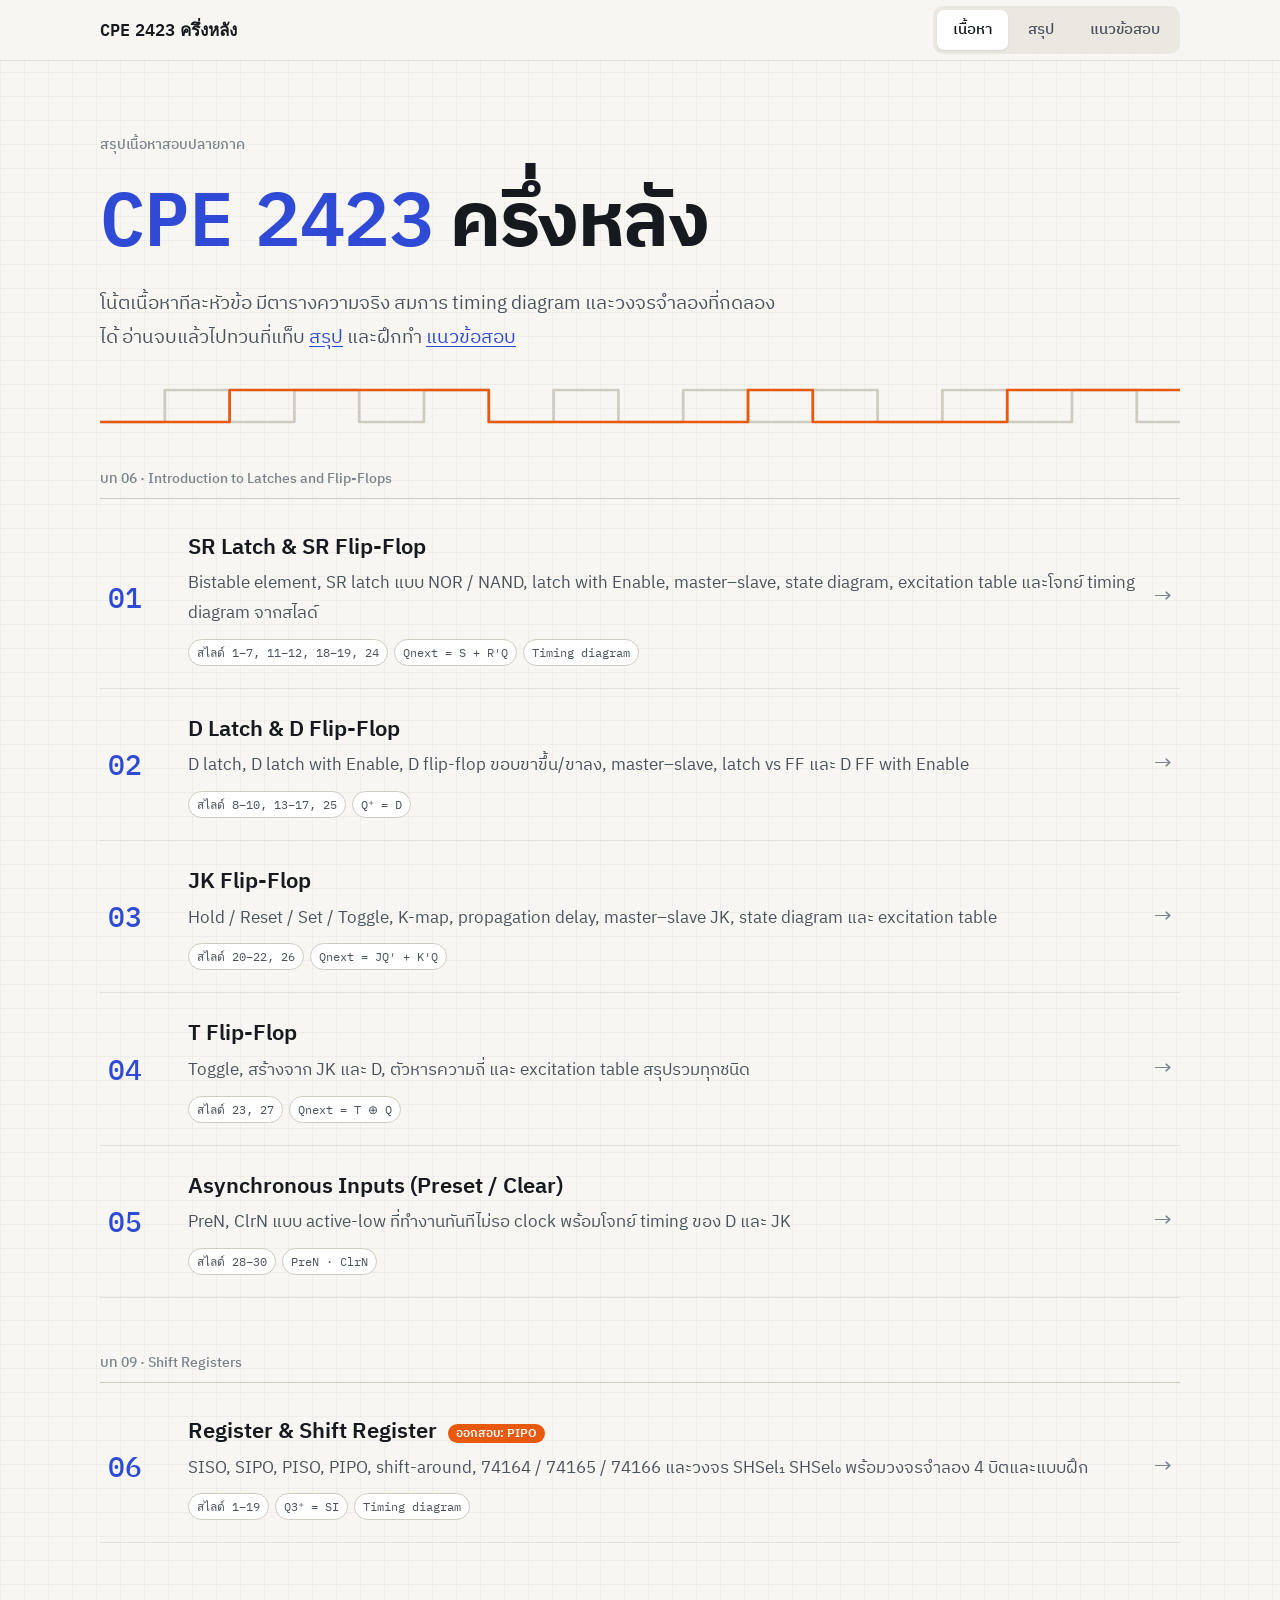
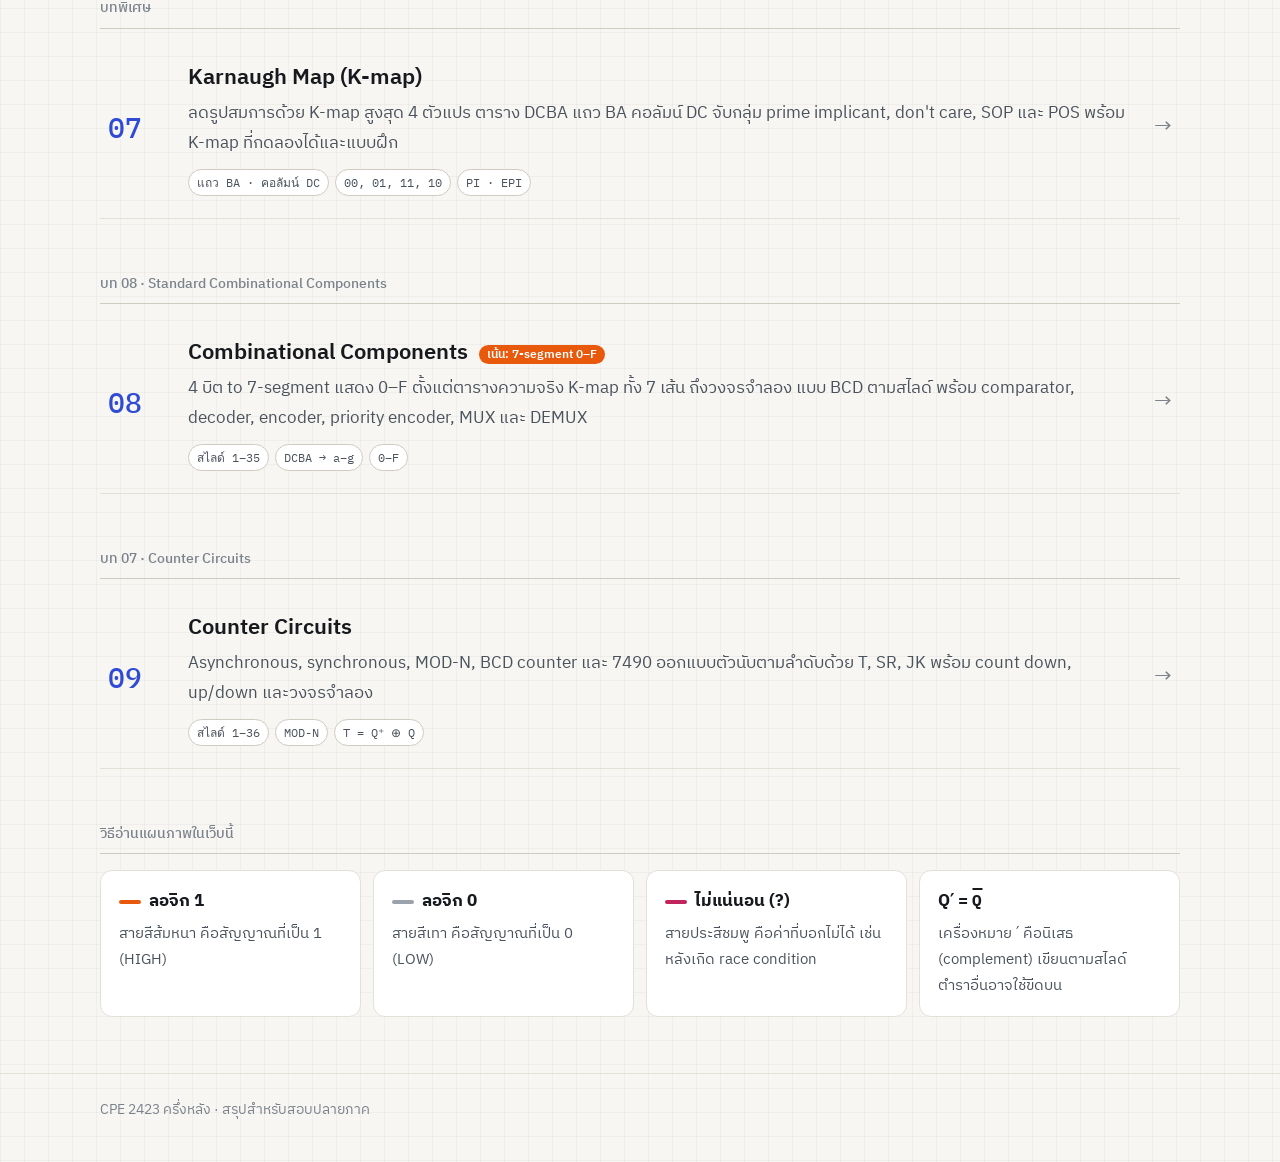
<file: index.html>
<!doctype html>
<html lang="th">
<head>
  <meta charset="utf-8">
  <meta name="viewport" content="width=device-width, initial-scale=1">
  <meta name="color-scheme" content="light">
  <meta name="description" content="สรุปเนื้อหาสอบปลายภาควิชา CPE 2423 (ครึ่งหลัง) ทีละหัวข้อ พร้อมตารางความจริง สมการ และวงจรจำลอง">
  <title>CPE 2423 ครึ่งหลัง</title>
  <link rel="preconnect" href="https://fonts.googleapis.com">
  <link rel="preconnect" href="https://fonts.gstatic.com" crossorigin>
  <link href="https://fonts.googleapis.com/css2?family=IBM+Plex+Mono:wght@400;500;600&family=IBM+Plex+Sans+Thai:wght@400;500;600;700&display=swap" rel="stylesheet">
  <link rel="stylesheet" href="assets/style.css">
</head>
<body>
  <div class="site-tabs">
    <div class="wrap">
      <a class="brand" href="index.html">CPE 2423 ครึ่งหลัง</a>
      <nav aria-label="ส่วนของเว็บ">
        <a href="index.html" aria-current="page">เนื้อหา</a>
        <a href="summary.html">สรุป</a>
        <a href="exam.html">แนวข้อสอบ</a>
      </nav>
    </div>
  </div>

  <header class="hero">
    <div class="wrap">
      <p class="eyebrow">สรุปเนื้อหาสอบปลายภาค</p>
      <h1><span class="code">CPE 2423</span> ครึ่งหลัง</h1>
      <p class="lead">โน้ตเนื้อหาทีละหัวข้อ มีตารางความจริง สมการ timing diagram และวงจรจำลองที่กดลองได้ อ่านจบแล้วไปทวนที่แท็บ <a href="summary.html">สรุป</a> และฝึกทำ <a href="exam.html">แนวข้อสอบ</a></p>
      <svg class="hero-wave" viewBox="0 0 1000 48" preserveAspectRatio="none" aria-hidden="true">
        <path class="w2" d="M0 40 H60 V8 H120 V40 H180 V8 H240 V40 H300 V8 H360 V40 H420 V8 H480 V40 H540 V8 H600 V40 H660 V8 H720 V40 H780 V8 H840 V40 H900 V8 H960 V40 H1000"/>
        <path d="M0 40 H120 V8 H360 V40 H600 V8 H660 V40 H840 V8 H1000"/>
      </svg>
    </div>
  </header>

  <main class="wrap">
    <h2 class="section-label">บท 06 · Introduction to Latches and Flip-Flops</h2>
    <ol class="topic-list">
      <li>
        <a class="topic" href="topics/sr-flipflop.html">
          <span class="topic-no">01</span>
          <span>
            <span class="topic-title">SR Latch & SR Flip-Flop</span>
            <span class="topic-desc">Bistable element, SR latch แบบ NOR / NAND, latch with Enable, master–slave, state diagram, excitation table และโจทย์ timing diagram จากสไลด์</span>
            <span class="tags">
              <span class="tag">สไลด์ 1–7, 11–12, 18–19, 24</span>
              <span class="tag">Qnext = S + R′Q</span>
              <span class="tag">Timing diagram</span>
            </span>
          </span>
          <span class="topic-arrow" aria-hidden="true">→</span>
        </a>
      </li>
      <li>
        <a class="topic" href="topics/d-flipflop.html">
          <span class="topic-no">02</span>
          <span>
            <span class="topic-title">D Latch & D Flip-Flop</span>
            <span class="topic-desc">D latch, D latch with Enable, D flip-flop ขอบขาขึ้น/ขาลง, master–slave, latch vs FF และ D FF with Enable</span>
            <span class="tags">
              <span class="tag">สไลด์ 8–10, 13–17, 25</span>
              <span class="tag">Q⁺ = D</span>
            </span>
          </span>
          <span class="topic-arrow" aria-hidden="true">→</span>
        </a>
      </li>
      <li>
        <a class="topic" href="topics/jk-flipflop.html">
          <span class="topic-no">03</span>
          <span>
            <span class="topic-title">JK Flip-Flop</span>
            <span class="topic-desc">Hold / Reset / Set / Toggle, K-map, propagation delay, master–slave JK, state diagram และ excitation table</span>
            <span class="tags">
              <span class="tag">สไลด์ 20–22, 26</span>
              <span class="tag">Qnext = JQ′ + K′Q</span>
            </span>
          </span>
          <span class="topic-arrow" aria-hidden="true">→</span>
        </a>
      </li>
      <li>
        <a class="topic" href="topics/t-flipflop.html">
          <span class="topic-no">04</span>
          <span>
            <span class="topic-title">T Flip-Flop</span>
            <span class="topic-desc">Toggle, สร้างจาก JK และ D, ตัวหารความถี่ และ excitation table สรุปรวมทุกชนิด</span>
            <span class="tags">
              <span class="tag">สไลด์ 23, 27</span>
              <span class="tag">Qnext = T ⊕ Q</span>
            </span>
          </span>
          <span class="topic-arrow" aria-hidden="true">→</span>
        </a>
      </li>
      <li>
        <a class="topic" href="topics/async-inputs.html">
          <span class="topic-no">05</span>
          <span>
            <span class="topic-title">Asynchronous Inputs (Preset / Clear)</span>
            <span class="topic-desc">PreN, ClrN แบบ active-low ที่ทำงานทันทีไม่รอ clock พร้อมโจทย์ timing ของ D และ JK</span>
            <span class="tags">
              <span class="tag">สไลด์ 28–30</span>
              <span class="tag">PreN · ClrN</span>
            </span>
          </span>
          <span class="topic-arrow" aria-hidden="true">→</span>
        </a>
      </li>
    </ol>

    <h2 class="section-label">บท 09 · Shift Registers</h2>
    <ol class="topic-list" start="6">
      <li>
        <a class="topic" href="topics/shift-registers.html">
          <span class="topic-no">06</span>
          <span>
            <span class="topic-title">Register & Shift Register <span class="exam-hint">ออกสอบ: PIPO</span></span>
            <span class="topic-desc">SISO, SIPO, PISO, PIPO, shift-around, 74164 / 74165 / 74166 และวงจร SHSel₁ SHSel₀ พร้อมวงจรจำลอง 4 บิตและแบบฝึก</span>
            <span class="tags">
              <span class="tag">สไลด์ 1–19</span>
              <span class="tag">Q3⁺ = SI</span>
              <span class="tag">Timing diagram</span>
            </span>
          </span>
          <span class="topic-arrow" aria-hidden="true">→</span>
        </a>
      </li>
    </ol>

    <h2 class="section-label">บทพิเศษ</h2>
    <ol class="topic-list">
      <li>
        <a class="topic" href="topics/k-map.html">
          <span class="topic-no">07</span>
          <span>
            <span class="topic-title">Karnaugh Map (K-map)</span>
            <span class="topic-desc">ลดรูปสมการด้วย K-map สูงสุด 4 ตัวแปร ตาราง DCBA แถว BA คอลัมน์ DC จับกลุ่ม prime implicant, don't care, SOP และ POS พร้อม K-map ที่กดลองได้และแบบฝึก</span>
            <span class="tags">
              <span class="tag">แถว BA · คอลัมน์ DC</span>
              <span class="tag">00, 01, 11, 10</span>
              <span class="tag">PI · EPI</span>
            </span>
          </span>
          <span class="topic-arrow" aria-hidden="true">→</span>
        </a>
      </li>
    </ol>

    <h2 class="section-label">บท 08 · Standard Combinational Components</h2>
    <ol class="topic-list" start="8">
      <li>
        <a class="topic" href="topics/combinational-components.html">
          <span class="topic-no">08</span>
          <span>
            <span class="topic-title">Combinational Components <span class="exam-hint">เน้น: 7-segment 0–F</span></span>
            <span class="topic-desc">4 บิต to 7-segment แสดง 0–F ตั้งแต่ตารางความจริง K-map ทั้ง 7 เส้น ถึงวงจรจำลอง แบบ BCD ตามสไลด์ พร้อม comparator, decoder, encoder, priority encoder, MUX และ DEMUX</span>
            <span class="tags">
              <span class="tag">สไลด์ 1–35</span>
              <span class="tag">DCBA → a–g</span>
              <span class="tag">0–F</span>
            </span>
          </span>
          <span class="topic-arrow" aria-hidden="true">→</span>
        </a>
      </li>
    </ol>

    <h2 class="section-label">บท 07 · Counter Circuits</h2>
    <ol class="topic-list" start="9">
      <li>
        <a class="topic" href="topics/counters.html">
          <span class="topic-no">09</span>
          <span>
            <span class="topic-title">Counter Circuits</span>
            <span class="topic-desc">Asynchronous, synchronous, MOD-N, BCD counter และ 7490 ออกแบบตัวนับตามลำดับด้วย T, SR, JK พร้อม count down, up/down และวงจรจำลอง</span>
            <span class="tags">
              <span class="tag">สไลด์ 1–36</span>
              <span class="tag">MOD-N</span>
              <span class="tag">T = Q⁺ ⊕ Q</span>
            </span>
          </span>
          <span class="topic-arrow" aria-hidden="true">→</span>
        </a>
      </li>
    </ol>

    <h2 class="section-label">วิธีอ่านแผนภาพในเว็บนี้</h2>
    <div class="legend-grid">
      <div class="legend-item">
        <b><span class="swatch" style="background: var(--hi)"></span>ลอจิก 1</b>
        <p>สายสีส้มหนา คือสัญญาณที่เป็น 1 (HIGH)</p>
      </div>
      <div class="legend-item">
        <b><span class="swatch" style="background: var(--lo)"></span>ลอจิก 0</b>
        <p>สายสีเทา คือสัญญาณที่เป็น 0 (LOW)</p>
      </div>
      <div class="legend-item">
        <b><span class="swatch" style="background: var(--x)"></span>ไม่แน่นอน (?)</b>
        <p>สายประสีชมพู คือค่าที่บอกไม่ได้ เช่นหลังเกิด race condition</p>
      </div>
      <div class="legend-item">
        <b>Q′ = <span class="ov mono">Q</span></b>
        <p>เครื่องหมาย ′ คือนิเสธ (complement) เขียนตามสไลด์ ตำราอื่นอาจใช้ขีดบน</p>
      </div>
    </div>
  </main>

  <footer class="site-footer">
    <div class="wrap">CPE 2423 ครึ่งหลัง · สรุปสำหรับสอบปลายภาค</div>
  </footer>
</body>
</html>
</file>
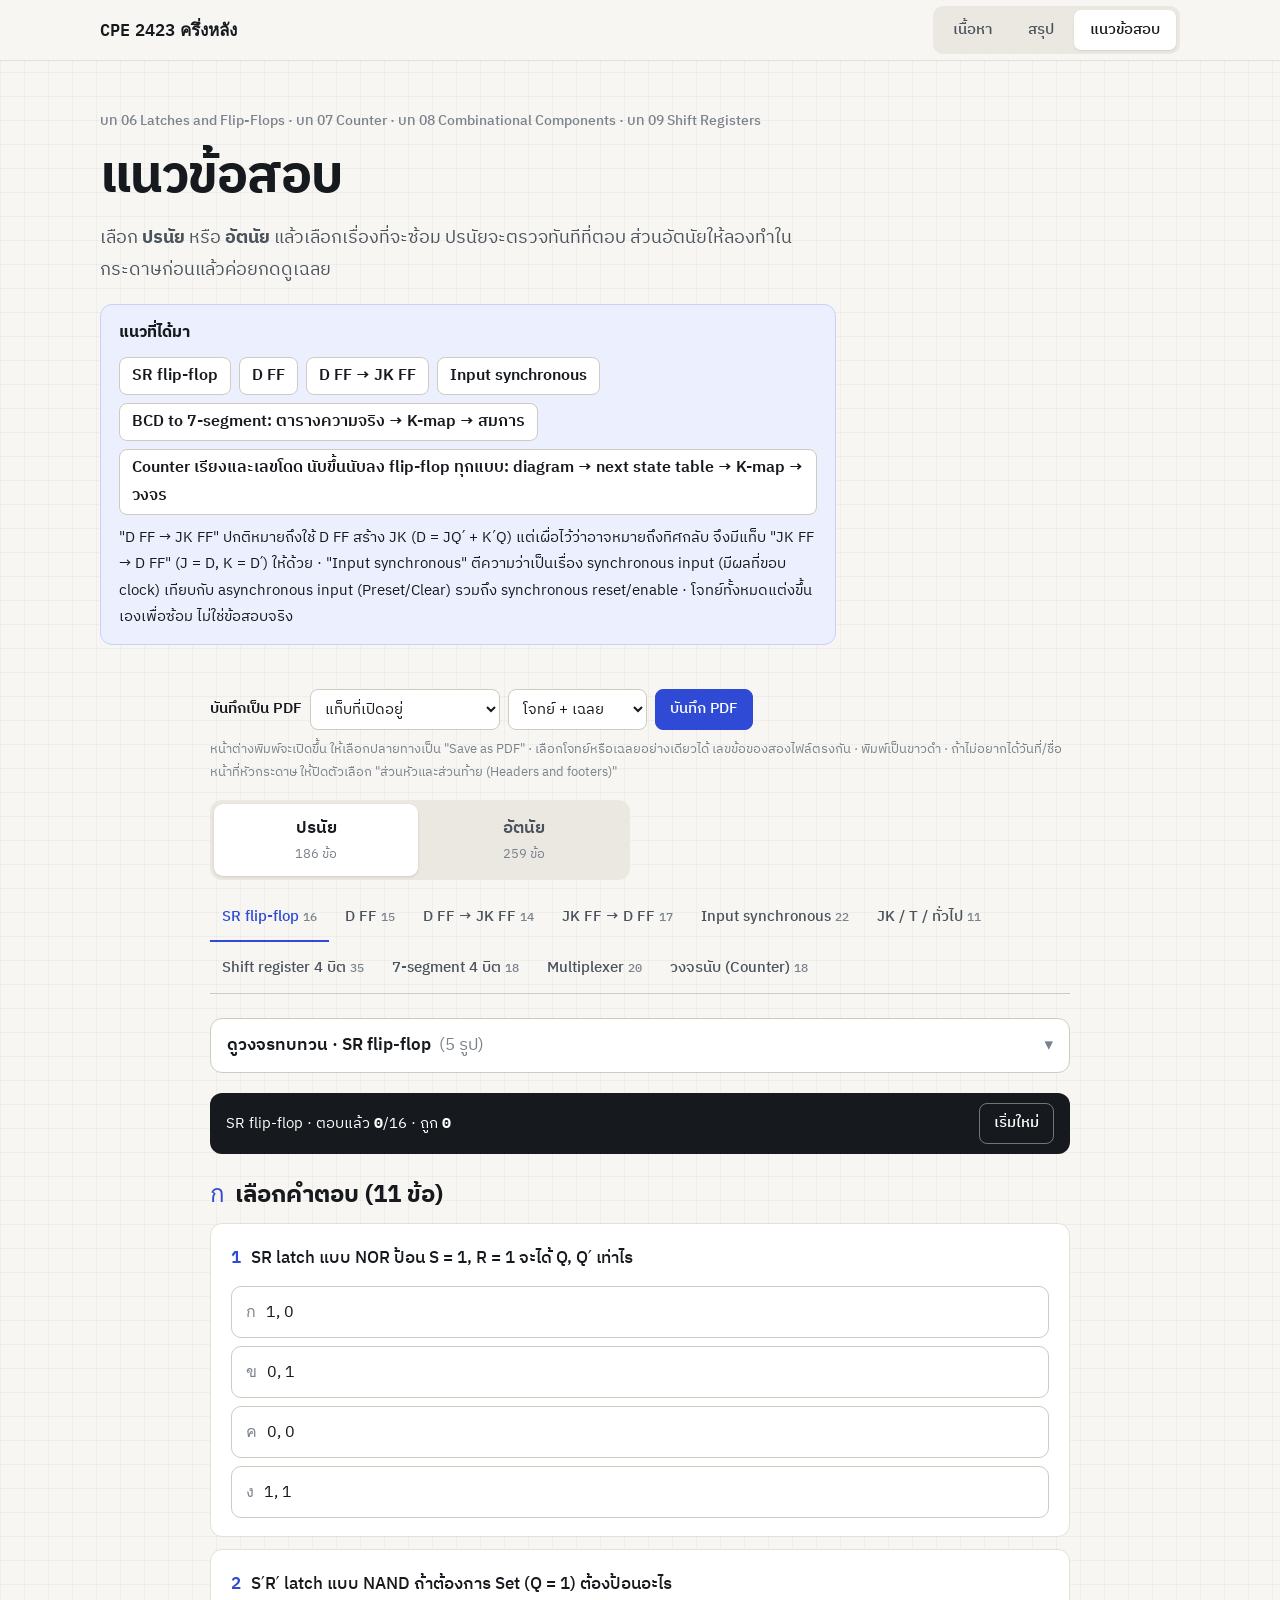
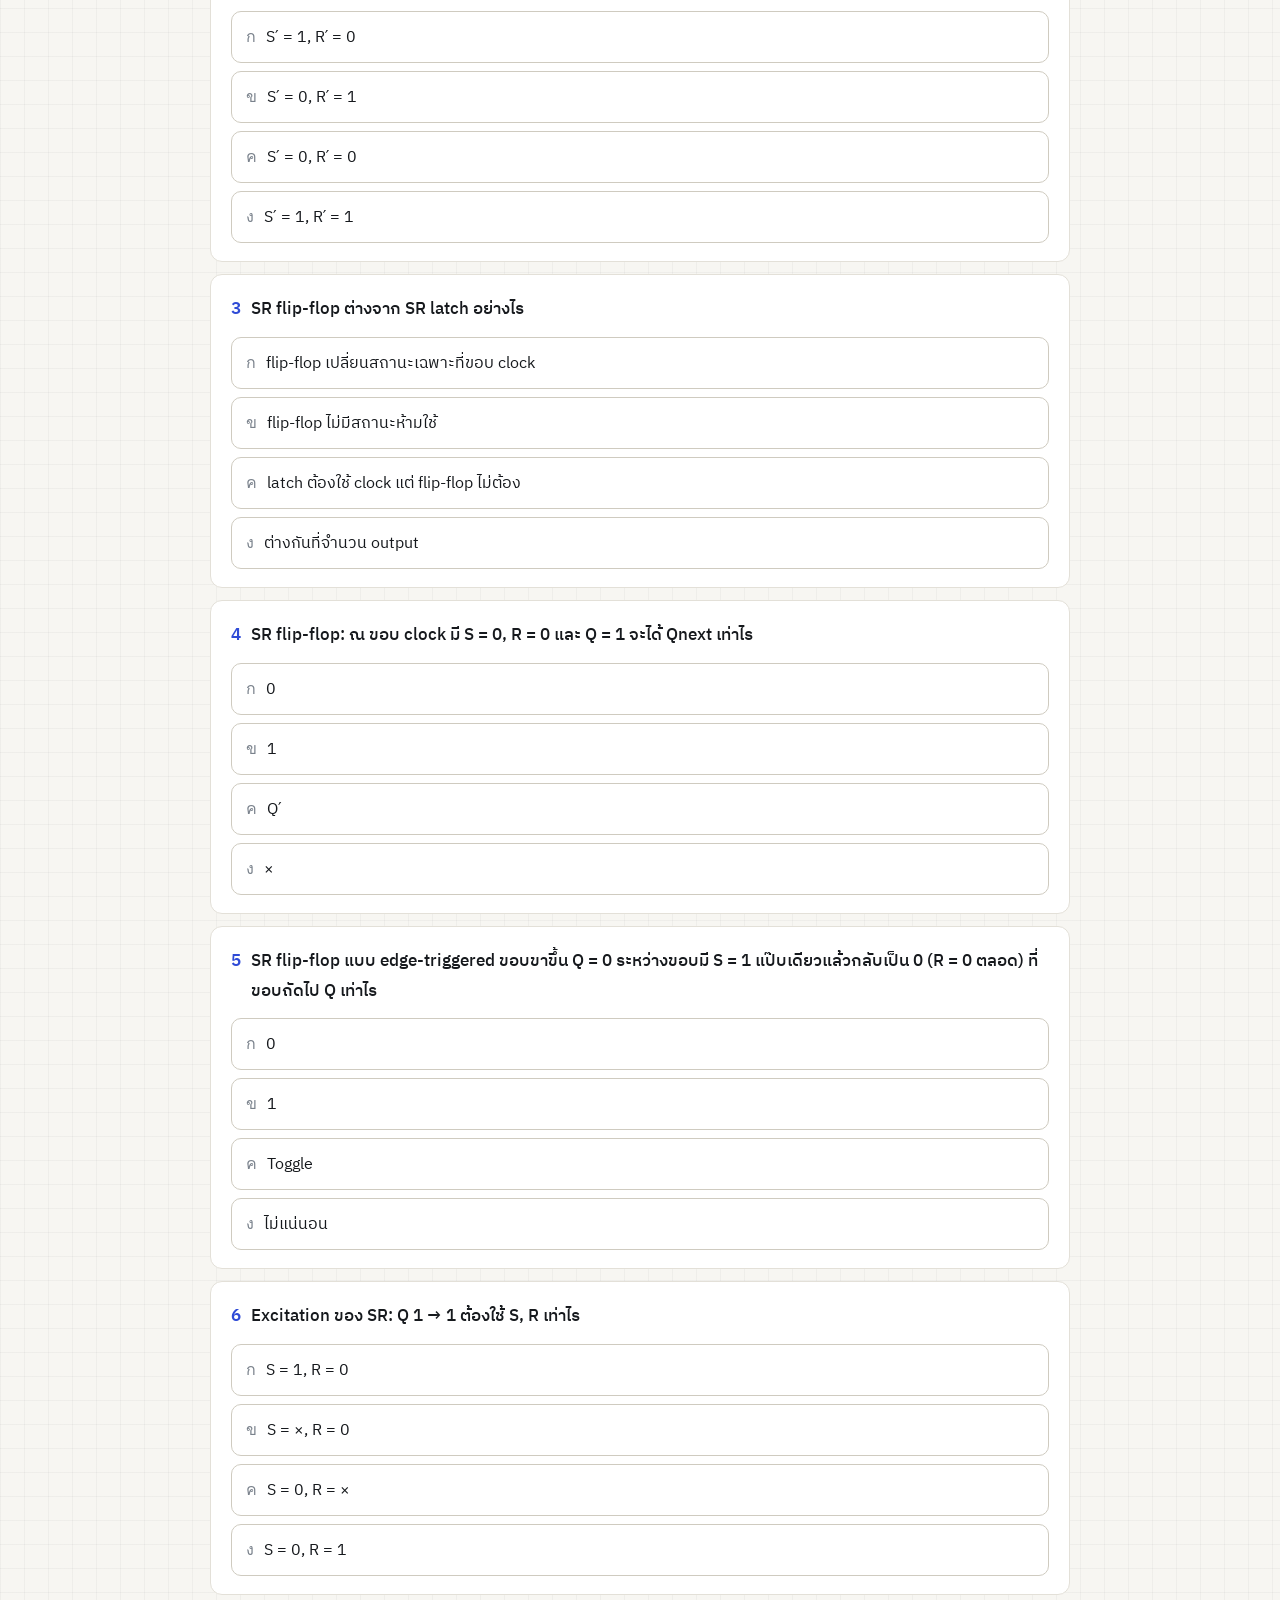
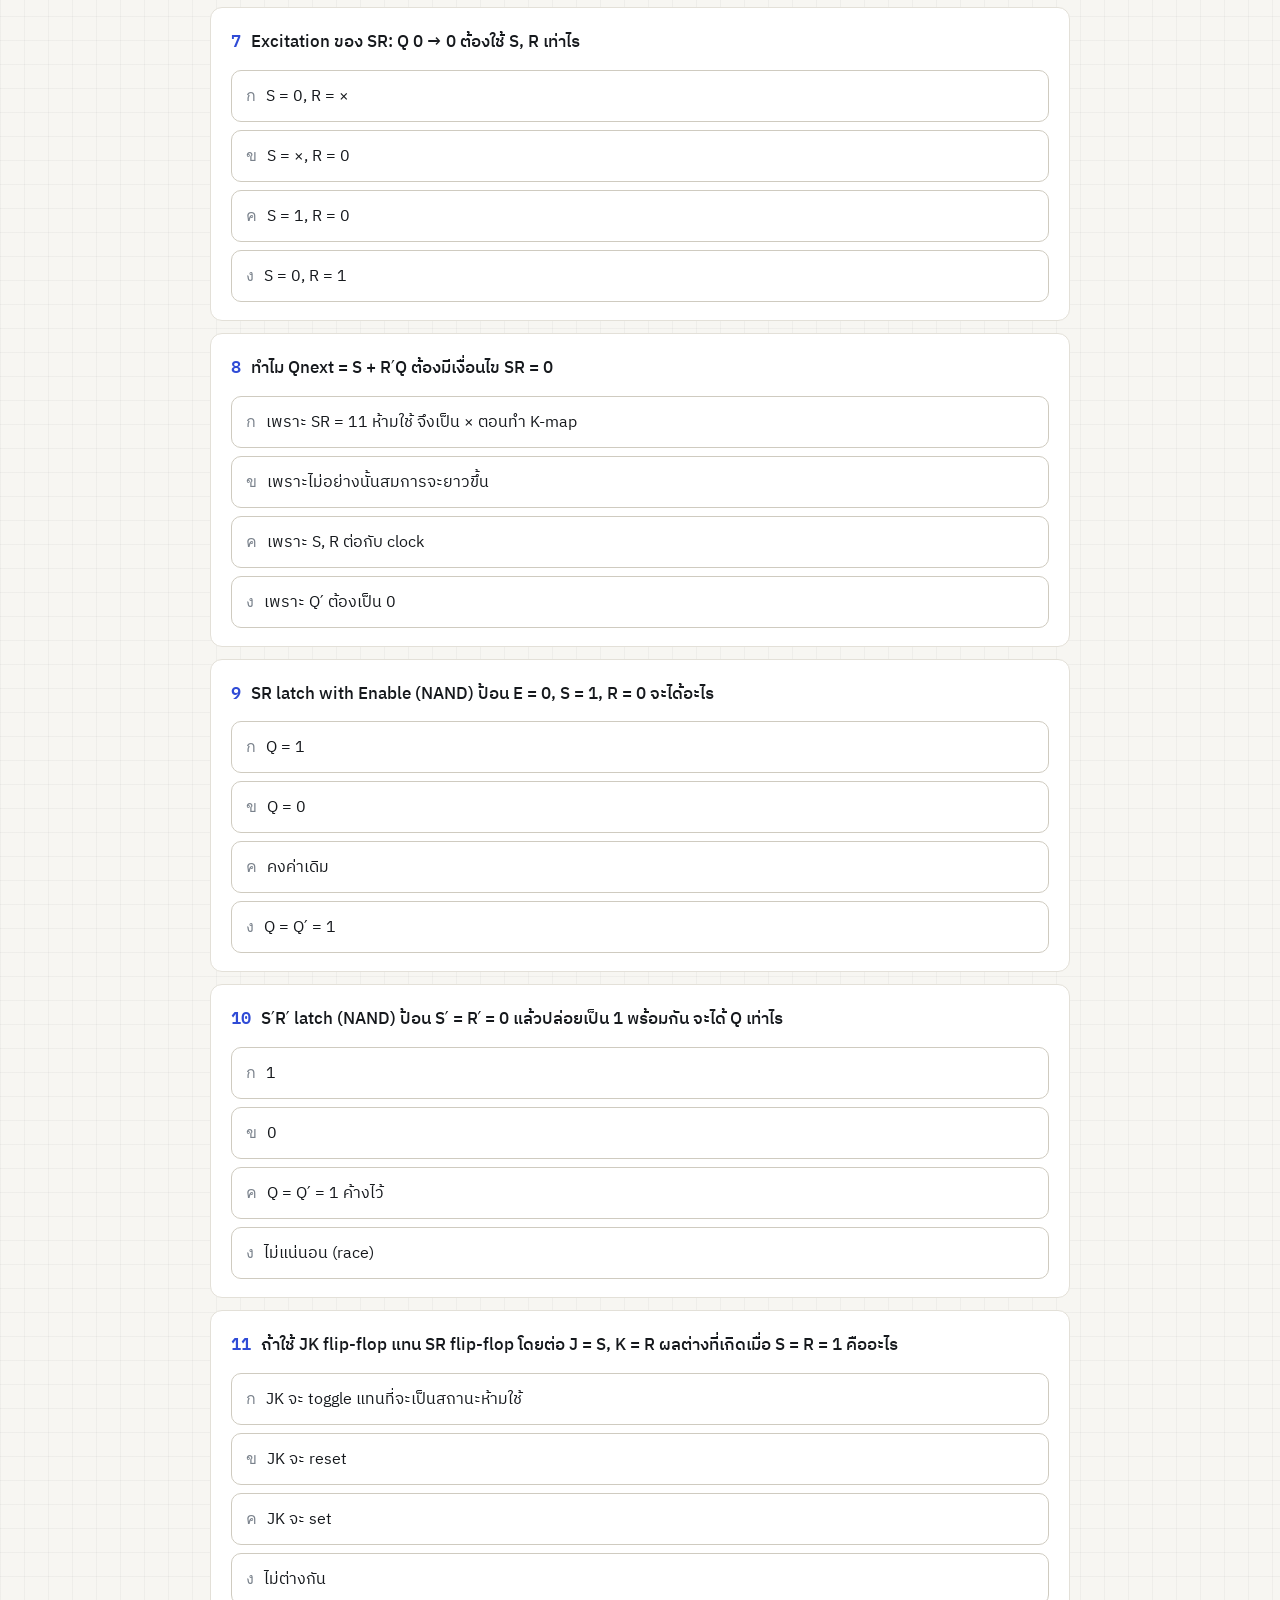
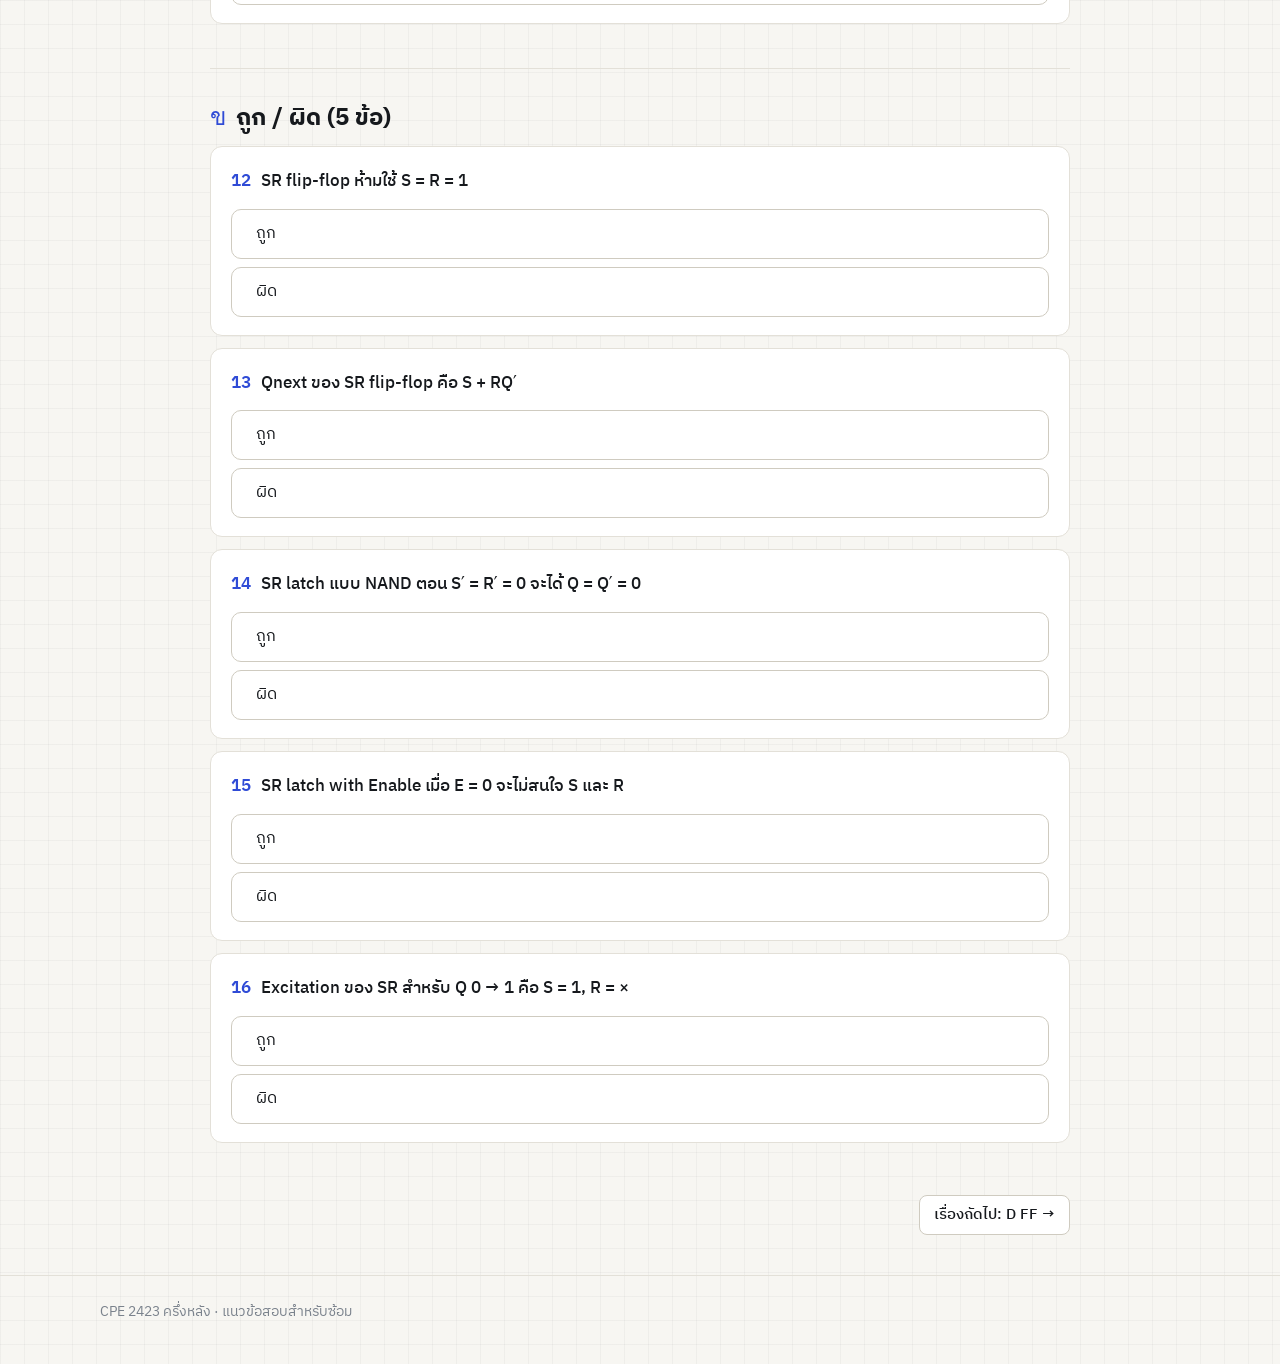
<file: exam.html>
<!doctype html>
<html lang="th">
<head>
  <meta charset="utf-8">
  <meta name="viewport" content="width=device-width, initial-scale=1">
  <meta name="color-scheme" content="light">
  <meta name="description" content="แนวข้อสอบ Latches and Flip-Flops, Shift register, 7-segment, Multiplexer และ Counter แยกปรนัย/อัตนัย และแยกเรื่อง พร้อมเฉลย">
  <title>แนวข้อสอบ · CPE 2423 ครึ่งหลัง</title>
  <link rel="preconnect" href="https://fonts.googleapis.com">
  <link rel="preconnect" href="https://fonts.gstatic.com" crossorigin>
  <link href="https://fonts.googleapis.com/css2?family=IBM+Plex+Mono:wght@400;500;600&family=IBM+Plex+Sans+Thai:wght@400;500;600;700&display=swap" rel="stylesheet">
  <link rel="stylesheet" href="assets/style.css">
</head>
<body>
  <div class="site-tabs">
    <div class="wrap">
      <a class="brand" href="index.html">CPE 2423 ครึ่งหลัง</a>
      <nav aria-label="ส่วนของเว็บ">
        <a href="index.html">เนื้อหา</a>
        <a href="summary.html">สรุป</a>
        <a href="exam.html" aria-current="page">แนวข้อสอบ</a>
      </nav>
    </div>
  </div>

  <header class="page-head wrap">
    <p class="eyebrow">บท 06 Latches and Flip-Flops · บท 07 Counter · บท 08 Combinational Components · บท 09 Shift Registers</p>
    <h1>แนวข้อสอบ</h1>
    <p class="lead">เลือก <b>ปรนัย</b> หรือ <b>อัตนัย</b> แล้วเลือกเรื่องที่จะซ้อม ปรนัยจะตรวจทันทีที่ตอบ ส่วนอัตนัยให้ลองทำในกระดาษก่อนแล้วค่อยกดดูเฉลย</p>
    <div class="callout tip" style="max-width: 46em;">
      <b>แนวที่ได้มา</b>
      <ul class="hint-list">
        <li>SR flip-flop</li>
        <li>D FF</li>
        <li>D FF → JK FF</li>
        <li>Input synchronous</li>
        <li>BCD to 7-segment: ตารางความจริง → K-map → สมการ</li>
        <li>Counter เรียงและเลขโดด นับขึ้นนับลง flip-flop ทุกแบบ: diagram → next state table → K-map → วงจร</li>
      </ul>
      <p style="margin: 10px 0 0; font-size: 15px;">"D FF → JK FF" ปกติหมายถึงใช้ D FF สร้าง JK (D = JQ′ + K′Q) แต่เผื่อไว้ว่าอาจหมายถึงทิศกลับ จึงมีแท็บ "JK FF → D FF" (J = D, K = D′) ให้ด้วย · "Input synchronous" ตีความว่าเป็นเรื่อง synchronous input (มีผลที่ขอบ clock) เทียบกับ asynchronous input (Preset/Clear) รวมถึง synchronous reset/enable · โจทย์ทั้งหมดแต่งขึ้นเองเพื่อซ้อม ไม่ใช่ข้อสอบจริง</p>
    </div>
  </header>

  <main class="wrap exam-main">
    <div class="print-bar">
      <label for="print-scope">บันทึกเป็น PDF</label>
      <select id="print-scope">
        <option value="current">แท็บที่เปิดอยู่</option>
        <option value="obj">ปรนัยทุกเรื่อง</option>
        <option value="sub">อัตนัยทุกเรื่อง</option>
        <option value="all">ทั้งหมด (ปรนัย + อัตนัย)</option>
      </select>
      <select id="print-part" aria-label="ส่วนที่จะบันทึก">
        <option value="both">โจทย์ + เฉลย</option>
        <option value="q">โจทย์อย่างเดียว</option>
        <option value="a">เฉลยอย่างเดียว</option>
      </select>
      <button class="btn primary" type="button" id="print-btn">บันทึก PDF</button>
      <span class="print-hint">หน้าต่างพิมพ์จะเปิดขึ้น ให้เลือกปลายทางเป็น "Save as PDF" · เลือกโจทย์หรือเฉลยอย่างเดียวได้ เลขข้อของสองไฟล์ตรงกัน · พิมพ์เป็นขาวดำ · ถ้าไม่อยากได้วันที่/ชื่อหน้าที่หัวกระดาษ ให้ปิดตัวเลือก "ส่วนหัวและส่วนท้าย (Headers and footers)"</span>
    </div>
    <div class="exam-nav">
      <div class="type-tabs" role="tablist" aria-label="ประเภทข้อสอบ">
        <button role="tab" type="button" data-type="obj">ปรนัย<small data-type-count="obj"></small></button>
        <button role="tab" type="button" data-type="sub">อัตนัย<small data-type-count="sub"></small></button>
      </div>
      <div class="topic-tabs" role="tablist" aria-label="เรื่อง"></div>
    </div>
    <div id="panels"></div>
  </main>

  <footer class="site-footer">
    <div class="wrap">CPE 2423 ครึ่งหลัง · แนวข้อสอบสำหรับซ้อม</div>
  </footer>

  <script src="assets/logic-kit.js"></script>
  <script>
    (function () {
      "use strict";
      const { NOT, NAND, NOR, settle, simulate, pulses, isEdge, exercises, gate, twoState, wave, schematic, ffSymbol, shiftRegister: shselFig, shifterCircuit, seg7, SEG7_HEX, SEG7_GLYPH, railCircuit, kmapRailOutput, kmapPrimeInfo, kmapTerm, kmapSOP, kmapSvg, kmapNames, muxArray, muxTree, COUNTER_FF, counterDesign, counterUpDown, counterRing, counterFlipFlops, withFlipFlops, withComplements, counterChain } = LK;

      const TOPICS = [
        ["sr", "SR flip-flop"],
        ["d", "D FF"],
        ["dj", "D FF → JK FF"],
        ["jd", "JK FF → D FF"],
        ["sync", "Input synchronous"],
        ["gen", "JK / T / ทั่วไป"],
        ["pipo", "Shift register 4 บิต"],
        ["seg7", "7-segment 4 บิต"],
        ["mux", "Multiplexer"],
        ["cnt", "วงจรนับ (Counter)"],
      ];
      const TOPIC_NAME = Object.fromEntries(TOPICS);

      // =====================================================================
      // ปรนัย: { t: topic, q, o: options, a: correct index, e: explanation }
      // =====================================================================
      const MCQ = [
        { t: "sr", q: "SR latch แบบ NOR ป้อน S = 1, R = 1 จะได้ Q, Q′ เท่าไร", o: ["1, 0", "0, 1", "0, 0", "1, 1"], a: 2, e: "NOR ให้ 0 ถ้ามี input ใดเป็น 1 จึงได้ Q = Q′ = 0 และเป็นสถานะห้ามใช้" },
        { t: "sr", q: "S′R′ latch แบบ NAND ถ้าต้องการ Set (Q = 1) ต้องป้อนอะไร", o: ["S′ = 1, R′ = 0", "S′ = 0, R′ = 1", "S′ = 0, R′ = 0", "S′ = 1, R′ = 1"], a: 1, e: "NAND latch เป็น active-low จึงต้องใส่ S′ = 0" },
        { t: "sr", q: "SR flip-flop ต่างจาก SR latch อย่างไร", o: ["flip-flop เปลี่ยนสถานะเฉพาะที่ขอบ clock", "flip-flop ไม่มีสถานะห้ามใช้", "latch ต้องใช้ clock แต่ flip-flop ไม่ต้อง", "ต่างกันที่จำนวน output"], a: 0, e: "latch ทำงานตามระดับ ส่วน flip-flop ตามขอบ และ SR flip-flop ยังห้ามใช้ SR = 11 เหมือนเดิม" },
        { t: "sr", q: "SR flip-flop: ณ ขอบ clock มี S = 0, R = 0 และ Q = 1 จะได้ Qnext เท่าไร", o: ["0", "1", "Q′", "×"], a: 1, e: "SR = 00 คือ Hold" },
        { t: "sr", q: "SR flip-flop แบบ edge-triggered ขอบขาขึ้น Q = 0 ระหว่างขอบมี S = 1 แป๊บเดียวแล้วกลับเป็น 0 (R = 0 ตลอด) ที่ขอบถัดไป Q เท่าไร", o: ["0", "1", "Toggle", "ไม่แน่นอน"], a: 0, e: "edge-triggered ดูค่า ณ ขอบซึ่ง S = R = 0 จึง Hold ได้ 0 (ถ้าเป็น master–slave อาจเกิด ones catching)" },
        { t: "sr", q: "Excitation ของ SR: Q 1 → 1 ต้องใช้ S, R เท่าไร", o: ["S = 1, R = 0", "S = ×, R = 0", "S = 0, R = ×", "S = 0, R = 1"], a: 1, e: "ทำได้ทั้ง Hold (00) และ Set (10) สิ่งเดียวที่ห้ามคือ Reset" },
        { t: "sr", q: "Excitation ของ SR: Q 0 → 0 ต้องใช้ S, R เท่าไร", o: ["S = 0, R = ×", "S = ×, R = 0", "S = 1, R = 0", "S = 0, R = 1"], a: 0, e: "ทำได้ทั้ง Hold (00) และ Reset (01)" },
        { t: "sr", q: "ทำไม Qnext = S + R′Q ต้องมีเงื่อนไข SR = 0", o: ["เพราะ SR = 11 ห้ามใช้ จึงเป็น × ตอนทำ K-map", "เพราะไม่อย่างนั้นสมการจะยาวขึ้น", "เพราะ S, R ต่อกับ clock", "เพราะ Q′ ต้องเป็น 0"], a: 0, e: "× ของแถว SR = 11 ช่วยให้ได้กลุ่ม S ที่ใหญ่ขึ้น สมการจึงใช้ได้เฉพาะเมื่อ SR ≠ 11" },
        { t: "sr", q: "SR latch with Enable (NAND) ป้อน E = 0, S = 1, R = 0 จะได้อะไร", o: ["Q = 1", "Q = 0", "คงค่าเดิม", "Q = Q′ = 1"], a: 2, e: "E = 0 ทำให้เกตด้านหน้าส่ง 1 ตลอด latch จึง Hold" },
        { t: "sr", q: "S′R′ latch (NAND) ป้อน S′ = R′ = 0 แล้วปล่อยเป็น 1 พร้อมกัน จะได้ Q เท่าไร", o: ["1", "0", "Q = Q′ = 1 ค้างไว้", "ไม่แน่นอน (race)"], a: 3, e: "เกตสองตัวแข่งกันเปลี่ยน ผลจึงเป็น Undefined" },
        { t: "sr", q: "ถ้าใช้ JK flip-flop แทน SR flip-flop โดยต่อ J = S, K = R ผลต่างที่เกิดเมื่อ S = R = 1 คืออะไร", o: ["JK จะ toggle แทนที่จะเป็นสถานะห้ามใช้", "JK จะ reset", "JK จะ set", "ไม่ต่างกัน"], a: 0, e: "กรณีอื่นทำงานเหมือนกัน ต่างกันแค่ JK = 11 คือ toggle" },
        { t: "d", q: "D flip-flop ขอบขาขึ้น เก็บค่า D ณ จังหวะใด", o: ["ตลอดช่วง Clk = 1", "ตลอดช่วง Clk = 0", "ณ ขอบขาขึ้นของ Clk", "ณ ขอบขาลงของ Clk"], a: 2, e: "edge-triggered เก็บค่าเฉพาะที่ขอบที่ทำงาน" },
        { t: "d", q: "D flip-flop ขอบขาขึ้น ถ้า D เปลี่ยนหลายครั้งระหว่างขอบ Q จะเป็นอย่างไร", o: ["เปลี่ยนตาม D ทุกครั้ง", "ไม่เปลี่ยนจนถึงขอบขาขึ้นถัดไป", "toggle", "เป็น 0"], a: 1, e: "ระหว่างขอบ flip-flop ไม่สนใจ D" },
        { t: "d", q: "อุปกรณ์ใดเป็น transparent (Q ตาม input ทันทีตลอดช่วงที่เปิด)", o: ["D latch with Enable ขณะ E = 1", "D flip-flop ขอบขาขึ้น", "T flip-flop", "JK flip-flop"], a: 0, e: "latch ทำงานตามระดับ" },
        { t: "d", q: "Excitation ของ D: Q 1 → 0 ต้องใช้ D เท่าไร", o: ["0", "1", "×", "Q"], a: 0, e: "D = Qnext เสมอ" },
        { t: "d", q: "D flip-flop รับค่าใหม่ทุกขอบ ถ้าอยากให้บางขอบคงค่าเดิมควรทำอย่างไร", o: ["ใส่ MUX ป้อน Q กลับเมื่อ E = 0", "ต่อ D กับ Q′", "ใช้ ClrN แทน", "ใช้ AND gate ปิด clock"], a: 0, e: "D FF with Enable: D = E′Q + ED · การปิด clock เสี่ยงเกิด glitch/skew จึงไม่แนะนำ" },
        { t: "d", q: "Master–slave D flip-flop ขอบขาขึ้น ต้องต่อ inverter ที่ clock ไปยัง latch ตัวไหน", o: ["master", "slave", "ทั้งสองตัว", "ไม่ต้องใช้"], a: 0, e: "master เปิดตอน Clk = 0 และ slave เปิดตอน Clk = 1" },
        { t: "d", q: "D latch with Enable: ขณะ E = 1 D เปลี่ยน 0 → 1 → 0 แล้ว E ลงเป็น 0 จะได้ Q เท่าไร", o: ["1", "0", "Toggle", "ไม่แน่นอน"], a: 1, e: "latch จำค่า D สุดท้ายก่อน E ลง" },
        { t: "d", q: "ต่อ Q′ กลับเข้า D ของ D flip-flop จะได้วงจรอะไร", o: ["วงจรหารความถี่ด้วย 2 (toggle ทุกขอบ)", "วงจรที่ Q ค้าง 0", "latch", "สถานะห้ามใช้"], a: 0, e: "Q⁺ = D = Q′ จึงกลับค่าทุกขอบ" },
        { t: "d", q: "D latch สร้างจาก S′R′ latch โดยใส่ inverter เพื่ออะไร", o: ["ให้ S′ กับ R′ ตรงข้ามกันเสมอ จึงไม่เกิดสถานะห้ามใช้", "ให้ทำงานที่ขอบ", "เพิ่มความเร็ว", "ให้ Q = Q′"], a: 0, e: "S′ = D′, R′ = D ไม่มีทางเป็น 0 พร้อมกัน" },
        { t: "d", q: "Shift register 3 บิตจาก D flip-flop ต่อกันอย่างไร", o: ["Q ของตัวก่อนต่อเข้า D ของตัวถัดไป ใช้ clock ร่วมกัน", "Q ของตัวก่อนต่อเข้า clock ของตัวถัดไป", "ต่อ D ทุกตัวเข้าด้วยกัน", "ต่อ Q′ เข้า D ของตัวเอง"], a: 0, e: "ทุกขอบข้อมูลเลื่อนไป 1 ตำแหน่ง" },
        { t: "dj", q: "ใช้ D flip-flop สร้าง JK flip-flop ต้องต่อ D เท่าไร", o: ["D = J + K", "D = JQ + KQ′", "D = JQ′ + K′Q", "D = J ⊕ K"], a: 2, e: "D FF มี Q⁺ = D จึงเอาสมการ Qnext ของ JK มาเป็น D" },
        { t: "dj", q: "ในการแปลง D FF เป็น JK FF ต้องใช้ excitation table ของตัวใด", o: ["JK", "D", "SR", "T"], a: 1, e: "ใช้ตารางของตัวที่อยากได้ (JK) คู่กับ excitation ของตัวที่มีอยู่ (D) ซึ่งคือ D = Qnext" },
        { t: "dj", q: "วงจร D = JQ′ + K′Q ถ้า J = 1, K = 1, Q = 0 จะได้ D เท่าไร", o: ["0", "1", "×", "Q"], a: 1, e: "JQ′ = 1·1 = 1 จึงได้ D = 1 (toggle)" },
        { t: "dj", q: "วงจร D = JQ′ + K′Q ถ้า J = 0, K = 1, Q = 1 จะได้ D เท่าไร", o: ["0", "1", "×", "Q′"], a: 0, e: "JQ′ = 0 และ K′Q = 0 จึงได้ D = 0 (reset)" },
        { t: "dj", q: "วงจร D = JQ′ + K′Q ถ้า J = 0, K = 0, Q = 1 จะได้ D เท่าไร", o: ["0", "1", "Q′", "×"], a: 1, e: "K′Q = 1 จึงได้ D = Q (hold)" },
        { t: "dj", q: "วงจร D = JQ′ + K′Q ต้องใช้เกตอะไร (ใช้ Q, Q′ จาก flip-flop ได้)", o: ["AND 2, OR 1, NOT 1", "AND 1, OR 2", "XOR 1", "NAND 1"], a: 0, e: "AND สำหรับ JQ′ และ K′Q, NOT สร้าง K′, OR รวม" },
        { t: "dj", q: "JK ที่สร้างจาก D FF ถ้าตั้ง J = K = 1 ค้างไว้ Q จะเป็นอย่างไร", o: ["คงที่", "เป็น 1 ตลอด", "กลับค่าทุกขอบ clock", "ไม่แน่นอน"], a: 2, e: "D = Q′ จึง toggle ทุกขอบ" },
        { t: "dj", q: "วงจร D = JQ′ + K′Q เมื่อ Q = 0 จะได้ D เท่ากับอะไร", o: ["J", "K", "K′", "1"], a: 0, e: "Q = 0 ได้ D = J·1 + K′·0 = J" },
        { t: "dj", q: "วงจร D = JQ′ + K′Q เมื่อ Q = 1 จะได้ D เท่ากับอะไร", o: ["J", "K′", "K", "0"], a: 1, e: "Q = 1 ได้ D = J·0 + K′·1 = K′" },
        { t: "dj", q: "ถ้าใช้ MUX 4-to-1 (select = J, K) หน้า D FF เพื่อทำ JK ช่อง I₃ (JK = 11) ต้องต่ออะไร", o: ["Q′", "Q", "0", "1"], a: 0, e: "JK = 11 คือ toggle จึงต้องป้อน Q′" },
        { t: "jd", q: "ใช้ JK flip-flop สร้าง D flip-flop ต้องต่อ J และ K อย่างไร", o: ["J = D, K = D′", "J = D′, K = D", "J = K = D", "J = D, K = Q"], a: 0, e: "D = 1 ได้ JK = 10 (Set) · D = 0 ได้ JK = 01 (Reset) จึงได้ Q⁺ = D" },
        { t: "jd", q: "การแปลง JK FF เป็น D FF ใช้ตารางคู่ใด", o: ["ตารางคุณลักษณะของ D + excitation ของ JK", "ตารางคุณลักษณะของ JK + excitation ของ D", "excitation ของ D ทั้งคู่", "ตารางคุณลักษณะของ JK ทั้งคู่"], a: 0, e: "ตารางของตัวที่อยากได้ (D) คู่กับ excitation ของตัวที่มีอยู่ (JK)" },
        { t: "jd", q: "วงจร JK → D ต้องเพิ่มเกตอะไร", o: ["NOT 1 ตัว", "AND 2, OR 1, NOT 1", "XOR 1 ตัว", "ไม่ต้องเพิ่ม"], a: 0, e: "ต่อ D เข้า J ตรง ๆ และผ่าน NOT เข้า K" },
        { t: "jd", q: "วงจร J = D, K = D′ ถ้า D = 1 ที่ขอบ clock จะทำงานแบบใด", o: ["Set", "Reset", "Toggle", "Hold"], a: 0, e: "ได้ JK = 10 คือ Set" },
        { t: "jd", q: "วงจร J = D, K = D′ ถ้า D = 0 ที่ขอบ clock จะทำงานแบบใด", o: ["Set", "Reset", "Toggle", "Hold"], a: 1, e: "ได้ JK = 01 คือ Reset" },
        { t: "jd", q: "ทำไมวงจร J = D, K = D′ จึงไม่มีทางเกิด JK = 00 หรือ 11", o: ["เพราะ K เป็นนิเสธของ J เสมอ", "เพราะ clock ป้องกันไว้", "เพราะ Q ป้อนกลับ", "เพราะ JK flip-flop ห้ามใช้ 00 และ 11"], a: 0, e: "J และ K ต่างกันเสมอ จึงเหลือแค่ Set กับ Reset" },
        { t: "jd", q: "จาก excitation ของ JK หา J ในรูปของ D และ Q โดยใช้ × ให้คุ้มที่สุดได้อะไร", o: ["J = D", "J = DQ′", "J = D′", "J = Q"], a: 0, e: "แถว Q = 1 ของ J เป็น × ทั้งหมด จึงรวมกับ D = 1 ในแถว Q = 0 ได้ J = D" },
        { t: "jd", q: "ถ้าไม่ใช้ × เลย (ให้ × = 0) จะได้ J, K เท่าไร และใช้ได้หรือไม่", o: ["J = DQ′, K = D′Q ใช้ได้แต่ไม่ minimal", "J = D, K = D′ ใช้ไม่ได้", "J = DQ′, K = D′Q ใช้ไม่ได้", "J = Q, K = Q′"], a: 0, e: "ทำงานถูกเหมือนกัน แต่ต้องใช้เกตมากกว่า" },
        { t: "jd", q: "ถ้าลืมใส่ NOT แล้วต่อ J = K = D วงจรจะทำงานเหมือน flip-flop ชนิดใด", o: ["T flip-flop (T = D)", "D flip-flop", "SR flip-flop", "latch"], a: 0, e: "D = 0 ได้ JK = 00 (Hold) · D = 1 ได้ JK = 11 (Toggle)" },
        { t: "jd", q: "D FF ที่สร้างจาก JK ขอบขาขึ้น: ตอนนี้ Q = 1 ขอบมาถึงขณะ D = 1 จะได้ Q⁺ เท่าไร", o: ["1", "0", "Toggle", "ไม่แน่นอน"], a: 0, e: "JK = 10 คือ Set ได้ 1 (Q⁺ = D)" },
        { t: "jd", q: "D → JK กับ JK → D ต่างกันอย่างไร", o: ["D → JK หาสมการของขา D · JK → D หาสมการของขา J, K", "เหมือนกันทุกอย่าง", "D → JK ใช้แค่ NOT 1 ตัว", "JK → D ต้องป้อน Q กลับ"], a: 0, e: "ฝั่งซ้ายของลูกศรคือ flip-flop ที่มีอยู่ สมการที่ได้จึงเป็นของขา input ตัวนั้น" },
        { t: "sync", q: "ข้อใดเป็น synchronous input ของ D flip-flop ที่มี PreN, ClrN", o: ["D", "PreN", "ClrN", "PreN และ ClrN"], a: 0, e: "D มีผลเฉพาะที่ขอบ ส่วน PreN, ClrN มีผลทันที" },
        { t: "sync", q: "Synchronous reset ทำให้ Q = 0 เมื่อใด", o: ["ทันทีที่ reset ทำงาน", "ที่ขอบ clock ถัดไปขณะ reset ทำงาน", "เมื่อ D = 0 เท่านั้น", "เมื่อ clock = 0"], a: 1, e: "synchronous ต้องรอขอบ clock" },
        { t: "sync", q: "Asynchronous clear (ClrN) ทำให้ Q = 0 เมื่อใด", o: ["ทันทีที่ ClrN = 0", "ที่ขอบขาขึ้นถัดไป", "เมื่อ ClrN = 1", "เมื่อ D = 0"], a: 0, e: "asynchronous ไม่รอ clock และเป็น active-low" },
        { t: "sync", q: "D FF ขอบขาขึ้นที่มี PreN, ClrN ถ้า PreN = 0, ClrN = 1 แล้วเกิดขอบขณะ D = 0 จะได้ Q เท่าไร", o: ["0", "1", "คงเดิม", "ไม่แน่นอน"], a: 1, e: "Preset มีสิทธิ์เหนือกว่า clock" },
        { t: "sync", q: "SR flip-flop ขอบขาขึ้นที่มี PreN, ClrN ถ้า PreN = 0, ClrN = 1 แล้วเกิดขอบขณะ S = R = 1 จะได้ Q เท่าไร", o: ["1", "0", "ไม่แน่นอน", "คงเดิม"], a: 0, e: "PreN = 0 บังคับ Q = 1 ทันที ขอบ clock และ SR = 11 จึงไม่มีผล" },
        { t: "sync", q: "SR flip-flop ขอบขาขึ้น ถ้า S = R = 1 เฉพาะระหว่างขอบ แล้วกลับเป็น SR = 00 ก่อนขอบถัดไป จะเกิดอะไรขึ้น", o: ["ไม่มีผล Q คงเดิม", "Q ไม่แน่นอนทันที", "Q = 1", "Q = 0"], a: 0, e: "S, R เป็น synchronous input ดูเฉพาะ ณ ขอบ" },
        { t: "sync", q: "ใน SR flip-flop ที่มี PreN, ClrN ข้อใดเป็น asynchronous input ทั้งหมด", o: ["S และ R", "PreN และ ClrN", "S, R และ clock", "S, R, PreN และ ClrN"], a: 1, e: "S, R มีผลเฉพาะที่ขอบ ส่วน PreN, ClrN มีผลทันที" },
        { t: "sync", q: "SR flip-flop เกิดขอบที่ SR = 11 จน Q ไม่แน่นอน วิธีใดทำให้รู้ค่า Q ได้ทันทีโดยไม่รอ clock", o: ["ให้ ClrN (หรือ PreN) = 0 สั้น ๆ", "ให้ SR = 00", "ให้ SR = 10", "หยุด clock"], a: 0, e: "SR = 10 ก็ได้ Q = 1 แต่ต้องรอขอบถัดไป ส่วน SR = 00 คงค่าไม่แน่นอนไว้" },
        { t: "sync", q: "D FF ที่มี synchronous clear แบบ active-high (SCLR) ต้องต่อขา D ของ flip-flop เป็นอะไร", o: ["D · SCLR′", "D + SCLR", "D ⊕ SCLR", "SCLR′"], a: 0, e: "SCLR = 1 ได้ 0 เข้าขา D จึงได้ Q = 0 ที่ขอบ" },
        { t: "sync", q: "D FF ที่มี synchronous preset แบบ active-high (SPRE) ต้องต่อขา D เป็นอะไร", o: ["D + SPRE", "D · SPRE′", "D ⊕ SPRE", "SPRE′"], a: 0, e: "SPRE = 1 ได้ 1 เข้าขา D จึงได้ Q = 1 ที่ขอบ" },
        { t: "sync", q: "ทำไมระบบดิจิทัลส่วนใหญ่ออกแบบเป็น synchronous (ทุก flip-flop ใช้ clock ร่วมกัน)", o: ["ทุกตัวเปลี่ยนพร้อมกันเป็นจังหวะ วิเคราะห์ timing ได้ง่าย", "ไม่ต้องใช้ clock", "ใช้ไฟน้อยกว่าเสมอ", "ไม่ต้องสนใจ setup time"], a: 0, e: "ยังต้องสนใจ setup/hold time" },
        { t: "sync", q: "Setup time ของ flip-flop หมายถึงอะไร", o: ["เวลาที่ input ต้องนิ่งก่อนขอบ clock", "เวลาที่ output ใช้เปลี่ยนหลังขอบ", "เวลาที่ input ต้องนิ่งหลังขอบ", "คาบของ clock"], a: 0, e: "ข้อ 2 คือ propagation delay และข้อ 3 คือ hold time" },
        { t: "sync", q: "Hold time ของ flip-flop หมายถึงอะไร", o: ["เวลาที่ input ต้องนิ่งก่อนขอบ", "เวลาที่ input ต้องนิ่งหลังขอบ", "เวลาที่ Q ค้างค่าไว้", "คาบของ clock"], a: 1, e: "hold time คือหลังขอบ ส่วน setup time คือก่อนขอบ" },
        { t: "sync", q: "D FF มีทั้ง SCLR (sync clear) และ E (enable) โดย clear มีสิทธิ์เหนือกว่า ขา D ของ flip-flop ต้องเป็นอะไร", o: ["SCLR′ · (E′Q + ED)", "SCLR + E′Q + ED", "SCLR′ + ED", "(E′Q + ED) ⊕ SCLR"], a: 0, e: "SCLR = 1 บังคับให้เป็น 0 ไม่อย่างนั้นใช้สมการ enable ตามปกติ" },
        { t: "gen", q: "สมการคุณลักษณะของ T flip-flop คือข้อใด", o: ["Qnext = T·Q", "Qnext = T + Q", "Qnext = T ⊕ Q", "Qnext = T′Q"], a: 2, e: "T = 0 ได้ Hold, T = 1 ได้ Toggle" },
        { t: "gen", q: "ถ้าขา clock มีวงกลมหน้าสามเหลี่ยม (○▷) หมายความว่าอะไร", o: ["latch active-low", "ทริกขอบขาขึ้น", "ทริกขอบขาลง", "ทำงานตามระดับ high"], a: 2, e: "สามเหลี่ยมคือทริกที่ขอบ ส่วนวงกลมคือกลับค่า" },
        { t: "gen", q: "T flip-flop ที่ T = 1 ตลอด ป้อน clock 8 MHz จะได้ Q ความถี่เท่าไร", o: ["16 MHz", "8 MHz", "4 MHz", "2 MHz"], a: 2, e: "หารความถี่ด้วย 2" },
        { t: "gen", q: "Flip-flop ชนิดใดมีชุด input ที่ห้ามใช้", o: ["D", "JK", "T", "SR"], a: 3, e: "SR = 11" },
        { t: "gen", q: "JK flip-flop ขอบขาขึ้น Q = 1 เกิดขอบขณะ J = K = 1 จะได้ Qnext เท่าไร", o: ["0", "1", "คงเดิม", "ไม่แน่นอน"], a: 0, e: "JK = 11 คือ toggle" },
        { t: "gen", q: "Excitation ของ JK: Q 1 → 0 ต้องใช้ J, K เท่าไร", o: ["J = ×, K = 1", "J = 0, K = 1", "J = 1, K = ×", "J = ×, K = 0"], a: 0, e: "ทำได้ทั้ง Reset (01) และ Toggle (11)" },
        { t: "gen", q: "Excitation ของ T: Q 1 → 1 ต้องใช้ T เท่าไร", o: ["0", "1", "×", "Q"], a: 0, e: "ค่าไม่เปลี่ยนจึงได้ T = 0" },
        { t: "gen", q: "Counter แบบ ripple ต่างจาก synchronous counter อย่างไร", o: ["ripple: flip-flop แต่ละตัวใช้ output ของตัวก่อนหน้าเป็น clock", "ripple ใช้ clock ร่วมกันทุกตัว", "synchronous ไม่ใช้ clock", "ไม่ต่างกัน"], a: 0, e: "synchronous counter ใช้ clock ร่วมกันและใช้ logic คุม J, K หรือ T" },
        { t: "pipo", q: "วงจรสไลด์ 14: SHSel₁ SHSel₀ = 00 ที่ขอบ clock register ทำอะไร", o: ["คงค่าเดิม", "Parallel load", "Shift right", "Rotate right"], a: 0, e: "ช่อง 0 ป้อน Q ตัวเองกลับ" },
        { t: "pipo", q: "วงจรสไลด์ 14: SHSel₁ SHSel₀ = 01 ที่ขอบ clock register ทำอะไร", o: ["คงค่าเดิม", "Parallel load", "Shift right", "Rotate right"], a: 1, e: "ช่อง 1 รับ D3–D0" },
        { t: "pipo", q: "วงจรสไลด์ 14: SHSel₁ SHSel₀ = 10 ที่ขอบ clock register ทำอะไร", o: ["คงค่าเดิม", "Parallel load", "Shift right", "Rotate right"], a: 2, e: "ช่อง 2: Q3 รับ Serial_in บิตอื่นรับบิตทางซ้าย" },
        { t: "pipo", q: "วงจรสไลด์ 14: SHSel₁ SHSel₀ = 11 ที่ขอบ clock register ทำอะไร", o: ["คงค่าเดิม", "Parallel load", "Shift right", "Rotate right"], a: 3, e: "ช่อง 3: Q3 รับ Q0 เดิม บิตอื่นรับบิตทางซ้าย" },
        { t: "pipo", q: "วงจรสไลด์ 14: SHSel₁ SHSel₀ = 01, D3–D0 = 1010, Q3–Q0 = 0110 ที่ขอบ clock ได้ Q3–Q0 เท่าไร", o: ["1010", "0110", "0011", "1011"], a: 0, e: "Parallel load รับ D ทั้ง 4 บิต" },
        { t: "pipo", q: "วงจรสไลด์ 14: SHSel₁ SHSel₀ = 10, Serial_in = 1, Q3–Q0 = 0110 ที่ขอบ clock ได้ Q3–Q0 เท่าไร", o: ["1011", "0011", "0110", "1100"], a: 0, e: "Q3 รับ Serial_in = 1 แล้วบิตอื่นเลื่อนขวา: 1, 0, 1, 1" },
        { t: "pipo", q: "วงจรสไลด์ 14: SHSel₁ SHSel₀ = 11, Serial_in = 1, Q3–Q0 = 0110 ที่ขอบ clock ได้ Q3–Q0 เท่าไร", o: ["0011", "1011", "1100", "0110"], a: 0, e: "Rotate ไม่ใช้ Serial_in: Q0 เดิม (0) เข้า Q3" },
        { t: "pipo", q: "วงจรสไลด์ 14: MUX ของบิต Q2 ช่อง 2 ต่อกับอะไร", o: ["Q3", "Q2", "Q1", "D2"], a: 0, e: "เลื่อนขวาจึงรับจากบิตทางซ้าย" },
        { t: "pipo", q: "วงจรสไลด์ 14: MUX ของบิต Q3 ช่อง 3 ต่อกับอะไร", o: ["Q0", "Q3", "Serial_in", "D3"], a: 0, e: "Rotate right วน Q0 กลับเข้า Q3" },
        { t: "pipo", q: "วงจรสไลด์ 14: ช่อง 2 กับช่อง 3 ของ MUX ต่างกันที่บิตไหน", o: ["Q3 บิตเดียว", "Q0 บิตเดียว", "ทุกบิต", "ไม่ต่างกัน"], a: 0, e: "Q2–Q0 รับบิตทางซ้ายเหมือนกัน ต่างแค่ Q3 รับ Serial_in หรือ Q0" },
        { t: "pipo", q: "ต้อง Rotate right กี่ครั้งข้อมูลจึงกลับมาเหมือนเดิม", o: ["4", "2", "3", "8"], a: 0, e: "register 4 บิต หมุนครบ 4 ครั้ง" },
        { t: "pipo", q: "Serial_out ต่อกับบิตใด", o: ["Q0", "Q3", "Q1", "D0"], a: 0, e: "เลื่อนขวาแล้วบิตออกทาง Q0" },
        { t: "pipo", q: "วงจร SHSel 4 บิตนี้ใช้อุปกรณ์อะไรบ้าง", o: ["D FF 4 ตัว และ MUX 4-to-1 4 ตัว", "D FF 2 ตัว และ MUX 4-to-1 1 ตัว", "D FF 4 ตัว และ MUX 2-to-1 4 ตัว", "D FF 4 ตัว และ MUX 8-to-1 4 ตัว"], a: 0, e: "บิตละ 1 D FF และ 1 MUX ที่มี select 2 ขา" },
        { t: "pipo", q: "ใส่ข้อมูล 4 บิตแบบ Parallel load ใช้ clock กี่ลูก", o: ["1", "2", "3", "4"], a: 0, e: "โหลดทุกบิตในขอบเดียว" },
        { t: "pipo", q: "วงจร s2 s1 s0 (shifter): y3–y0 เปลี่ยนเมื่อใด", o: ["ทันทีที่ d หรือ s เปลี่ยน", "ที่ขอบขาขึ้นของ clock", "เมื่อ s2 = 1 เท่านั้น", "เมื่อ s1 = 1 เท่านั้น"], a: 0, e: "วงจรนี้มีแต่ MUX ไม่มี flip-flop จึงเป็น combinational" },
        { t: "pipo", q: "วงจร s2 s1 s0 (shifter): s2 s1 s0 = 0 0 0, d3–d0 = 1010 ได้ y3–y0 เท่าไร", o: ["1101", "0101", "0100", "1010"], a: 0, e: "ช่อง 0 เลื่อนขวา y3 รับค่าจาก MUX ซ้าย ซึ่ง s2 = 0 ให้ 1" },
        { t: "pipo", q: "วงจร s2 s1 s0 (shifter): s2 s1 s0 = 1 0 0, d3–d0 = 1010 ได้ y3–y0 เท่าไร", o: ["0101", "1101", "0100", "1010"], a: 0, e: "s2 = 1 ทำให้ y3 รับ d0 จึงเป็น rotate right" },
        { t: "pipo", q: "วงจร s2 s1 s0 (shifter): s2 s1 s0 = 0 1 0, d3–d0 = 1011 ได้ y3–y0 เท่าไร", o: ["0110", "0111", "1101", "1011"], a: 0, e: "ช่อง 2 เลื่อนซ้าย y0 รับค่าจาก MUX ขวา ซึ่ง s2 = 0 ให้ 0" },
        { t: "pipo", q: "วงจร s2 s1 s0 (shifter): s2 s1 s0 = 1 1 0, d3–d0 = 1011 ได้ y3–y0 เท่าไร", o: ["0111", "0110", "1101", "1011"], a: 0, e: "s2 = 1 ทำให้ y0 รับ d3 จึงเป็น rotate left" },
        { t: "pipo", q: "วงจร s2 s1 s0 (shifter): s0 = 1 ได้ผลอย่างไร", o: ["y = d ไม่ว่า s2, s1 เป็นอะไร", "เลื่อนขวาเสมอ", "เลื่อนซ้ายเสมอ", "y = 0000"], a: 0, e: "ช่อง 1 และ 3 ต่อ d ของบิตตัวเองทั้งคู่" },
        { t: "pipo", q: "วงจรสไลด์ 16: Sh L = 1 1 ที่ขอบขาลง register ทำอะไร", o: ["คงค่าเดิม", "Parallel load", "Shift right", "Rotate right"], a: 2, e: "Sh = 1 เลื่อนขวาโดยไม่สนใจ L" },
        { t: "pipo", q: "วงจรสไลด์ 16: Sh L = 1 1, Serial_in = 0, Q3–Q0 = 0111 ที่ขอบขาลงได้ Q3–Q0 เท่าไร", o: ["0011", "1011", "0111", "1110"], a: 0, e: "เลื่อนขวาแล้ว Q3 รับ Serial_in = 0 ไม่ใช่ Q0" },
        { t: "pipo", q: "โหมด Rotate right มีในวงจรใด", o: ["สไลด์ 14 (SHSel₁ SHSel₀)", "สไลด์ 16 (Sh, L)", "มีทั้งสองวงจร", "ไม่มีทั้งสองวงจร"], a: 0, e: "สไลด์ 16 มีแค่คงค่า โหลด และเลื่อนขวา" },
        { t: "mux", q: "MUX ที่มี data input 16 เส้น ต้องมี select กี่เส้น", o: ["2", "4", "8", "16"], a: 1, e: "2ⁿ = 16 จึงได้ n = 4" },
        { t: "mux", q: "MUX 2-to-1 มีสมการ y เท่าไร", o: ["sd0 + s′d1", "s′d0 + sd1", "s + d0 + d1", "d0 ⊕ d1"], a: 1, e: "s = 0 เลือก d0 และ s = 1 เลือก d1" },
        { t: "mux", q: "MUX 4-to-1 ที่ S1 S0 = 1 0 เลือกขา data ใด (w, x, y, z คือช่อง 0, 1, 2, 3)", o: ["w", "x", "y", "z"], a: 2, e: "1 0 คือ 2 จึงเลือกช่อง 2" },
        { t: "mux", q: "สร้าง MUX 8-to-1 จาก MUX 2-to-1 ต้องใช้กี่ตัว", o: ["3", "4", "7", "8"], a: 2, e: "ชั้นละ 4, 2, 1 ตัว รวม 7" },
        { t: "mux", q: "สร้าง MUX 16-to-1 จาก MUX 4-to-1 ต้องใช้กี่ตัว", o: ["4", "5", "8", "15"], a: 1, e: "ชั้นแรก 4 ตัว และชั้นสุดท้าย 1 ตัว" },
        { t: "mux", q: "MUX 8-to-1 แบบ AND-OR ใช้ AND กี่ตัว และแต่ละตัวมีกี่ input", o: ["8 ตัว ตัวละ 3 input", "4 ตัว ตัวละ 4 input", "8 ตัว ตัวละ 4 input", "3 ตัว ตัวละ 8 input"], a: 2, e: "แต่ละตัวรับ select 3 เส้นและ data 1 เส้น" },
        { t: "mux", q: "Barrel shifter 4 บิตหมุนซ้ายสไลด์ 29 ที่ s1 s0 = 0 1 จะได้ out3 out2 out1 out0 เท่าไร", o: ["in3 in2 in1 in0", "in2 in1 in0 in3", "in1 in0 in3 in2", "in0 in3 in2 in1"], a: 1, e: "หมุนซ้าย 1 ตำแหน่ง" },
        { t: "mux", q: "4-bit shifter สไลด์ 30 ที่ s1 s0 = 1 0 ป้อน in = 1011 จะได้ out เท่าไร", o: ["0110", "1101", "0101", "1011"], a: 2, e: "1 0 คือเลื่อนขวาเติม 0" },
        { t: "mux", q: "วงจร shifter ที่ใช้ MUX ล้วนจะได้ output ใหม่เมื่อใด", o: ["ที่ขอบขาขึ้นของ clock", "ทันทีที่ input หรือ select เปลี่ยน", "เมื่อ s1 = 1 เท่านั้น", "หลัง clock 4 ลูก"], a: 1, e: "เป็นวงจร combinational ไม่มี flip-flop" },
        { t: "mux", q: "ใช้ MUX 4-to-1 สร้าง F(a, b, c) โดยให้ a, b เป็น select ถ้าแถว ab = 01 ได้ F = c′ ต้องต่อช่อง 1 กับอะไร", o: ["0", "1", "c", "c′"], a: 3, e: "ช่อง 1 ถูกเลือกเมื่อ ab = 01 จึงต่อตามค่า F ในแถวนั้น" },
        { t: "mux", q: "ใช้ MUX 8-to-1 สร้าง F(a, b, c) = Σm(1, 2) ต้องต่อขา data อย่างไร", o: ["d1 = d2 = 0 ที่เหลือ 1", "d1 = d2 = 1 ที่เหลือ 0", "ทุกขาเป็น c", "d0 = d3 = 1 ที่เหลือ 0"], a: 1, e: "ขา data ของ minterm ที่ F = 1 ต่อ 1" },
        { t: "mux", q: "DEMUX ต่างจาก MUX อย่างไร", o: ["DEMUX มีหลาย input ออก output เดียว", "DEMUX รับ input เดียวแล้วส่งไป output ที่เลือก", "DEMUX ต้องใช้ clock", "DEMUX ไม่มี select"], a: 1, e: "DEMUX ทำกลับกับ MUX" },
        { t: "cnt", q: "วงจรนับลำดับ 0 → 5 → 3 → 7 → 4 ต้องใช้ flip-flop อย่างน้อยกี่ตัว", o: ["2", "3", "4", "5"], a: 1, e: "ค่าสูงสุดคือ 7 จึงต้องใช้ 3 บิต" },
        { t: "cnt", q: "ลำดับ 0 → 5 → 3 → 7 → 4 มีสถานะที่ไม่ใช้คืออะไร", o: ["1, 2, 6", "1, 2, 4", "2, 4, 6", "6, 7"], a: 0, e: "จาก 0–7 ใช้ไป 0, 3, 4, 5, 7" },
        { t: "cnt", q: "ลำดับ 0 → 5 → 3 → 7 → 4 นับขึ้น ที่สถานะ 101 ขอบถัดไปได้เท่าไร", o: ["111", "000", "011", "100"], a: 2, e: "5 ไปต่อที่ 3 คือ 011" },
        { t: "cnt", q: "ลำดับเดียวกันแบบนับลง ที่สถานะ 011 ขอบถัดไปได้เท่าไร", o: ["111", "101", "100", "000"], a: 1, e: "นับลงคือกลับลูกศร 3 จึงย้อนไป 5" },
        { t: "cnt", q: "T flip-flop เปลี่ยนจาก 101 ไป 011 ต้องใช้ TC TB TA เท่าไร", o: ["1 1 0", "0 1 1", "1 0 1", "1 1 1"], a: 0, e: "T = Q ⊕ Q⁺ บิตที่เปลี่ยนใส่ 1" },
        { t: "cnt", q: "JK flip-flop ต้องการ Q 1 → 0 ต้องใช้ J K เท่าไร", o: ["0 ×", "1 ×", "× 0", "× 1"], a: 3, e: "K = 1 สั่ง reset หรือ toggle ก็ได้ J จึงเป็น ×" },
        { t: "cnt", q: "SR flip-flop ต้องการ Q 1 → 1 ต้องใช้ S R เท่าไร", o: ["0 ×", "× 0", "1 0", "0 1"], a: 1, e: "R ต้องเป็น 0 ส่วน S เป็นอะไรก็ได้" },
        { t: "cnt", q: "ออกแบบด้วย D flip-flop ค่า D ของแต่ละบิตคืออะไร", o: ["Q", "Q′", "Q⁺", "Q ⊕ Q⁺"], a: 2, e: "D = Q⁺ จึงไม่ต้องแปลง excitation" },
        { t: "cnt", q: "สถานะที่ไม่อยู่ในลำดับ ควรใส่อะไรในตาราง next state", o: ["0", "1", "ค่าถัดไปเรียงเลข", "×"], a: 3, e: "ไม่เกิดในการใช้งานปกติ จึงเป็น don't care ช่วยลดสมการ" },
        { t: "cnt", q: "Up/Down ตามสไลด์ 32 ที่ sw = 1 นับขึ้น สมการรวมมีรูปแบบใด", o: ["sw·ลง + sw′·ขึ้น", "ขึ้น + ลง", "sw·ขึ้น + sw′·ลง", "sw·ขึ้น·ลง"], a: 2, e: "sw เลือกว่าสมการชุดไหนทำงาน" },
        { t: "cnt", q: "ตัวนับเลขเรียง 0–7 ด้วย T flip-flop มี TB เท่าไร", o: ["1", "A", "BA", "B"], a: 1, e: "B toggle เมื่อบิตต่ำกว่าเป็น 1 ทั้งหมด" },
        { t: "cnt", q: "ลำดับมี 5 สถานะ และทุกสถานะไม่ซ้ำกัน วงจรนี้เป็น MOD เท่าไร", o: ["3", "5", "7", "8"], a: 1, e: "MOD เท่ากับจำนวนสถานะในวง" },
        { t: "seg7", q: "จอ common cathode ขีดติดเมื่อ output เป็นเท่าไร", o: ["1", "0", "×", "ขึ้นกับเลขที่แสดง"], a: 0, e: "common cathode ขั้วลบร่วม จึงติดเมื่อ output = 1 ส่วน common anode ติดเมื่อ output = 0" },
        { t: "seg7", q: "ขีด g ของจอ 7-segment อยู่ตำแหน่งใด", o: ["ขีดกลาง", "ขีดบนสุด", "ขีดล่างสุด", "ขีดขวาบน"], a: 0, e: "a–f ไล่ตามเข็มนาฬิกาจากขีดบน และ g คือขีดกลาง" },
        { t: "seg7", q: "เลข 7 ติดขีดใดบ้าง", o: ["a, b, c", "a, b, c, f", "b, c", "a, f, g"], a: 0, e: "7 = 1110000" },
        { t: "seg7", q: "แบบ 0–F รหัส 1011 ขึ้นเป็นรูปอะไร", o: ["b", "8", "d", "A"], a: 0, e: "1011 = 11 = B แต่จอใช้ b ตัวเล็ก" },
        { t: "seg7", q: "ถ้าต้องการแสดงแค่ A–F ด้วย input 4 บิต รหัส 0000–1001 ใน K-map ควรใส่อะไร", o: ["×", "0", "1", "ค่าของเลขนั้น"], a: 0, e: "รหัสเหล่านี้ไม่ได้ใช้ จึงเป็น don't care เอาไว้ขยายกลุ่ม" },
        { t: "seg7", q: "ทำไมจอแสดง b และ d เป็นตัวเล็ก", o: ["ตัวใหญ่จะเหมือนเลข 8 และ 0", "ใช้ขีดน้อยกว่าเสมอ", "สไลด์บังคับ", "K-map จะง่ายขึ้น"], a: 0, e: "B และ D ตัวใหญ่บนจอ 7 ขีดไม่ต่างจาก 8 และ 0" },
        { t: "seg7", q: "ห้ามใช้ XNOR เขียน B ⊙ A ด้วย AND, OR, NOT ได้อย่างไร", o: ["BA + B′A′", "BA′ + B′A", "B + A", "B′ + A′"], a: 0, e: "XNOR เป็น 1 เมื่อทั้งคู่เหมือนกัน" },
        { t: "seg7", q: "ห้ามใช้ XOR เขียน C ⊕ B ด้วย AND, OR, NOT ได้อย่างไร", o: ["CB′ + C′B", "CB + C′B′", "C + B", "CB"], a: 0, e: "XOR เป็น 1 เมื่อทั้งคู่ต่างกัน" },
        { t: "seg7", q: "วงจรแปลงรหัส 4 บิตเป็น 7-segment ต้องทำ K-map กี่ตาราง", o: ["7", "4", "1", "16"], a: 0, e: "output มี 7 เส้น เส้นละ 1 ตาราง" },
        { t: "seg7", q: "แบบ 0–F ขีด e มีสมการที่น้อยที่สุดคืออะไร", o: ["C′A′ + BA′ + DB + DC", "C′A′ + BA′", "D + C + A′", "C′A′ + DB"], a: 0, e: "C′A′ + BA′ คือแบบ BCD ที่มี × ส่วนแบบ 0–F ไม่มี × จึงต้องเพิ่ม DB + DC" },
        { t: "seg7", q: "จอ common anode แสดงเลข 1 (common cathode คือ 0110000) ต้องส่ง a–g เป็นเท่าไร", o: ["1001111", "0110000", "0000110", "1111111"], a: 0, e: "common anode ติดเมื่อ 0 จึงกลับทุกบิต" },
        { t: "gen", q: "Race-around ของ JK เกิดเมื่อใด", o: ["J = K = 1 และ clock = 1 นานกว่า propagation delay ในแบบ level-triggered", "J = K = 0", "ใช้แบบ edge-triggered", "ClrN = 0"], a: 0, e: "Q toggle วนไปเรื่อย ๆ ตลอดช่วง clock = 1" },
      ];

      const TF = [
        ["sr", "SR flip-flop ห้ามใช้ S = R = 1", true, "ทำให้ Q = Q′ และผลไม่แน่นอนเมื่อปล่อย"],
        ["sr", "Qnext ของ SR flip-flop คือ S + RQ′", false, "ที่ถูกคือ S + R′Q (เมื่อ SR = 0)"],
        ["sr", "SR latch แบบ NAND ตอน S′ = R′ = 0 จะได้ Q = Q′ = 0", false, "NAND ได้ 1, 1 ส่วน NOR ได้ 0, 0"],
        ["sr", "SR latch with Enable เมื่อ E = 0 จะไม่สนใจ S และ R", true, "Hold"],
        ["sr", "Excitation ของ SR สำหรับ Q 0 → 1 คือ S = 1, R = ×", false, "ที่ถูกคือ S = 1, R = 0 (เพราะ R = 1 จะเป็นสถานะห้ามใช้)"],
        ["d", "D flip-flop เปลี่ยนค่าทุกครั้งที่ D เปลี่ยน", false, "เปลี่ยนเฉพาะที่ขอบ clock ที่ทำงาน"],
        ["d", "Excitation ของ D flip-flop คือ D = Qnext", true, "จึงไม่มี × เลย"],
        ["d", "Master–slave D flip-flop แบบขอบขาขึ้นต้องต่อ inverter ที่ slave", false, "ต้องต่อที่ master"],
        ["d", "D latch กับ D flip-flop ให้ timing diagram ของ Q เหมือนกันเสมอ", false, "latch ตาม D ตลอดช่วง enable"],
        ["d", "D latch ไม่มีสถานะห้ามใช้", true, "เพราะ S′, R′ ตรงข้ามกันเสมอ"],
        ["dj", "JK ที่สร้างจาก D FF ด้วย D = JQ′ + K′Q จะ toggle เมื่อ J = K = 1", true, "ได้ D = Q′"],
        ["dj", "การสร้าง JK จาก D FF ใช้ D FF เก็บสถานะ ส่วนวงจร combinational หา D จาก J, K และ Q", true, "Q ต้องป้อนกลับมา"],
        ["dj", "ในการสร้าง JK จาก D FF สามารถต่อ D = J ได้เลย", false, "จะไม่มี Hold, Reset และ Toggle"],
        ["dj", "การแปลง flip-flop ใช้ excitation table ของตัวที่อยากได้", false, "ใช้ตารางคุณลักษณะของตัวที่อยากได้ และ excitation ของตัวที่มีอยู่"],
        ["jd", "ใช้ JK สร้าง D ต้องต่อ J = D และ K = D′", true, "D = 1 ได้ Set, D = 0 ได้ Reset"],
        ["jd", "วงจร JK → D ต้องป้อน Q กลับมาที่เกตด้านหน้า", false, "ไม่ต้อง ใช้แค่ NOT 1 ตัว (ต่างจาก D → JK ที่ต้องป้อน Q กลับ)"],
        ["jd", "การแปลง JK → D ได้สมการ D = JQ′ + K′Q", false, "นั่นคือ D → JK · ส่วน JK → D ได้ J = D, K = D′"],
        ["jd", "ถ้าต่อ J = K = D จะได้วงจรที่ทำงานเหมือน T flip-flop", true, "D = 0 ได้ Hold, D = 1 ได้ Toggle"],
        ["jd", "การแปลง JK → D ใช้ excitation table ของ JK", true, "เพราะ JK คือตัวที่มีอยู่"],
        ["jd", "J = DQ′, K = D′Q ก็ทำให้ JK ทำงานเป็น D ได้", true, "ใช้ได้แต่ไม่ minimal (ไม่ได้ใช้ ×)"],
        ["sync", "Synchronous input มีผลทันทีโดยไม่รอ clock", false, "ตัวที่มีผลทันทีคือ asynchronous"],
        ["sync", "PreN และ ClrN เป็น asynchronous input แบบ active-low", true, "N และวงกลมที่ขาหมายถึง active-low"],
        ["sync", "S และ R ของ SR flip-flop แบบ edge-triggered เป็น synchronous input", true, "มีผลเฉพาะที่ขอบ clock"],
        ["sync", "SR flip-flop ที่ PreN = 0 อยู่ ถ้าเกิดขอบขณะ S = R = 1 จะได้ Q ไม่แน่นอน", false, "PreN มีสิทธิ์เหนือกว่า จึงได้ Q = 1"],
        ["sync", "ถ้า ClrN = 0 อยู่ ขอบ clock ก็ยังทำให้ Q = D ได้", false, "Clear มีสิทธิ์เหนือกว่า"],
        ["sync", "Synchronous reset ทำให้ Q = 0 ที่ขอบ clock ถัดไปเมื่อ reset ทำงาน", true, "เพราะผ่านทางขา D"],
        ["sync", "พอ ClrN กลับเป็น 1 แล้ว Q จะกลับไปเป็นค่าก่อนถูก clear ทันที", false, "Q ค้างที่ 0 จนถึงขอบถัดไป"],
        ["sync", "พัลส์ reset สั้น ๆ ที่เกิดระหว่างขอบ clock มีผลกับ synchronous reset", false, "synchronous ดูเฉพาะ ณ ขอบ"],
        ["pipo", "วงจร s2 s1 s0 (shifter) ต้องรอขอบ clock จึงจะได้ค่า y ใหม่", false, "ไม่มี flip-flop และไม่มี clock"],
        ["pipo", "วงจร s2 s1 s0 (shifter): s2 มีผลเฉพาะตอน s0 = 0", true, "s0 = 1 เลือกช่องส่งผ่านซึ่งไม่ผ่าน MUX เล็ก"],
        ["pipo", "วงจรสไลด์ 14: SHSel₁ SHSel₀ = 00 คงค่าได้เพราะ MUX ป้อน Q ตัวเองกลับเข้าขา D", true, "Q⁺ = Q"],
        ["pipo", "วงจรสไลด์ 14: SHSel₁ SHSel₀ = 01 ทำให้ Q เปลี่ยนตาม D ทันทีโดยไม่รอ clock", false, "เปลี่ยนเฉพาะที่ขอบ clock"],
        ["pipo", "Rotate right ใช้ Serial_in เข้า Q3", false, "Rotate ใช้ Q0 เข้า Q3"],
        ["pipo", "Shift right ทำให้ค่า Q0 เดิมหลุดออกจาก register", true, "ออกทาง Serial_out"],
        ["pipo", "Rotate right ไม่ทำให้ข้อมูลหาย", true, "Q0 วนกลับเข้า Q3"],
        ["pipo", "วงจรนี้เลื่อนซ้ายได้", false, "มีแค่ shift right และ rotate right"],
        ["pipo", "Q3–Q0 อ่านได้ตลอดเวลาโดยไม่ต้องรอ clock", true, "ต่อออกขนานอยู่แล้ว"],
        ["pipo", "ทุกบิตใช้ SHSel₁ SHSel₀ ชุดเดียวกัน จึงเลือกโหมดแยกทีละบิตไม่ได้", true, "เลือกพร้อมกันทั้ง register"],
        ["pipo", "PIPO ต้องมีโหมด Rotate right เสมอ", false, "PIPO บอกแค่ข้อมูลเข้าและออกขนาน สไลด์ 16 จึงไม่มี Rotate"],
        ["pipo", "วงจรสไลด์ 16: Sh = 1 จะเลื่อนขวาไม่ว่า L เป็นเท่าไร", true, "Sh มาก่อน L"],
        ["mux", "MUX มี output เพียงเส้นเดียวต่อบิต", true, "เลือก input 1 เส้นส่งออก"],
        ["mux", "MUX ที่มี select 3 เส้นเลือกได้ 6 input", false, "2³ = 8 input"],
        ["mux", "MUX เป็นวงจร sequential เพราะเลือกค่าได้", false, "ไม่มีหน่วยความจำ จึงเป็น combinational"],
        ["mux", "สลับสายช่อง 1 กับช่อง 2 ของทุก MUX จะสลับการทำงานของ s1 s0 = 01 กับ 10", true, "select เดิมเลือกช่องเดิม แต่ช่องต่อกับสายใหม่"],
        ["mux", "ใน MUX ซ้อนชั้น สลับ select ระหว่างชั้นแล้วตาราง output ยังเหมือนเดิมเสมอ", false, "ลำดับ select เปลี่ยน data ที่ถูกเลือก"],
        ["mux", "MUX 2-to-1 สร้างจาก AND 2 ตัว OR 1 ตัว และ NOT 1 ตัวได้", true, "y = s′d0 + sd1"],
        ["mux", "ช่องของ MUX ต่อค่าคงที่ 0 หรือ 1 ได้", true, "shifter ใช้เติม 0 ตอนเลื่อน"],
        ["mux", "Rotate ทำให้บิตหายเหมือน shift", false, "Rotate วนบิตกลับอีกด้าน"],
        ["cnt", "เลขโดดในวงจรนับไม่ต้องใช้ K-map", false, "ใช้ขั้นตอนเดียวกับลำดับเรียง ต่างที่ตาราง next state"],
        ["cnt", "ถ้าลำดับมีเลขซ้ำ เช่น 0 → 5 → 0 → 3 จะใช้ state เท่าเลขไม่ได้", true, "สถานะหนึ่งมีค่าถัดไปได้ค่าเดียว เลข 0 ทั้งสองครั้งจึงต้องเป็นคนละสถานะ"],
        ["cnt", "นับลงของลำดับเดียวกันคือการกลับลูกศรใน state diagram", true, "สถานะเดิม แต่ทิศตรงข้าม"],
        ["cnt", "T flip-flop ใส่ T = 1 เมื่อบิตนั้นไม่เปลี่ยน", false, "ใส่ 1 เมื่อบิตเปลี่ยน"],
        ["cnt", "JK flip-flop มี × ในตารางมากกว่า D จึงมักได้สมการสั้นกว่า", true, "excitation ของ JK มี × ทุกแถว"],
        ["cnt", "สถานะที่ไม่ใช้อาจกลับเข้าวงเองหรือไม่ก็ได้ ต้องตรวจจากสมการ", true, "× ถูกกำหนดค่าตอนจับกลุ่ม"],
        ["seg7", "แบบ 0–F ไม่มีช่อง × ใน K-map", true, "ใช้ครบ 16 รหัส"],
        ["seg7", "ถ้าแสดงแค่ A–F ค่า × จะมี 10 ช่อง", true, "รหัส 0–9 ไม่ได้ใช้"],
        ["seg7", "วงจรที่ห้ามใช้ exclusive หาสมการจาก K-map ไม่ได้", false, "K-map ให้รูป SOP ซึ่งใช้แค่ AND, OR, NOT อยู่แล้ว"],
        ["seg7", "แบบ 0–F เลข 6 ต้องติดขีด a", true, "ถ้า a = 0 จะซ้ำกับตัว b"],
        ["seg7", "เปลี่ยนจาก common cathode เป็น common anode ต้องกลับทุกบิตของ a–g", true, "ขีดติดเมื่อ 0 แทน 1"],
        ["seg7", "ถ้าทุกช่องของขีดหนึ่งเป็น 1 หรือ × สมการของขีดนั้นคือ 1", true, "จับกลุ่ม 16 ช่องได้ ไม่ต้องใช้เกต"],
        ["seg7", "BCD 4 บิตมีรหัสที่ใช้จริง 16 แบบ", false, "ใช้จริง 10 แบบ คือ 0–9"],
        ["gen", "T FF ที่ T = 1 ตลอดทำหน้าที่หารความถี่ด้วย 2", true, "Q กลับค่าทุกขอบ"],
        ["gen", "JK = 11 ใน JK flip-flop เป็นสถานะห้ามใช้", false, "คือ Toggle"],
      ].map(([t, q, ans, e]) => ({ t, q, o: ["ถูก", "ผิด"], a: ans ? 0 : 1, e }));

      // =====================================================================
      // อัตนัย
      //   fill:   { kind: "fill", q, head, rows (text or {a, c}), note }
      //   timing: { kind: "timing", q, build() → exercise def + notes(rows) → <li>… }
      //   text:   { kind: "text", q, a: HTML, fsm?: "sr" | "jk" | …, circuit?: "dj" }
      // =====================================================================
      const B = ["0", "1"], X = ["0", "1", "×"], QQ = ["0", "1", "Q", "Q′"], AN = ["0", "1", "ห้ามใช้"];
      const f = (a, c = B) => ({ a, c });
      const ACTION = ["Hold", "Reset", "Set", "Toggle"];
      // Latch outputs for a step: "Q, Q′" or Undefined after a race.
      const qq = (r) => (r.Q === null ? "<b>Undefined</b> (ปล่อยจากสถานะห้ามใช้พร้อมกันจนเกิด race)" : `${r.Q}, ${r.Qn}${r.Q === r.Qn ? " (สถานะห้ามใช้)" : ""}`);

      // ----- simulation models -----
      const norLatch = (p, i, s) => { const [Q, Qn] = settle(s.Q, s.Qn, (a, b) => [NOR(i.R, b), NOR(i.S, a)]); return { Q, Qn }; };
      const nandLatch = (p, i, s) => { const [Q, Qn] = settle(s.Q, s.Qn, (a, b) => [NAND(i.Sb, b), NAND(i.Rb, a)]); return { Q, Qn }; };
      const gatedSR = (p, i, s) => {
        const sp = NAND(i.S, i.E), rp = NAND(i.R, i.E);
        const [Q, Qn] = settle(s.Q, s.Qn, (a, b) => [NAND(sp, b), NAND(rp, a)]);
        return { Q, Qn };
      };
      const srEdge = (clk, edge) => (p, i, s) => (isEdge(p, i, clk, edge) ? { Q: i.S && i.R ? null : i.S ? 1 : i.R ? 0 : s.Q } : s);
      const dLatch = (en) => (p, i, s) => ({ Q: i[en] ? i.D : s.Q });
      const dEdge = (clk, edge) => (p, i, s) => (isEdge(p, i, clk, edge) ? { Q: i.D } : s);
      const masterSlave = (p, i, s) => { const QM = i.Clk ? s.QM : i.D; return { QM, Q: i.Clk ? QM : s.Q }; };
      const dEnable = (p, i, s) => (isEdge(p, i, "CLK", "rise") ? { Q: i.E ? i.D : s.Q } : s);
      const shift3 = (p, i, s) => (isEdge(p, i, "CLK", "rise") ? { Q0: i.Din, Q1: s.Q0, Q2: s.Q1 } : s);
      const jk = (i, q) => (i.J && i.K ? NOT(q) : i.J ? 1 : i.K ? 0 : q);
      const jkEdge = (clk, edge) => (p, i, s) => (isEdge(p, i, clk, edge) ? { Q: jk(i, s.Q) } : s);
      const invert = (bits) => [...bits].map((b) => (b === "1" ? "0" : "1")).join("");
      const withD = (rows) => rows.map((r) => ({ ...r, D: (r.J && !r.Q) || (!r.K && r.Q) ? 1 : 0 }));
      const tEdge = (clk, edge) => (p, i, s) => (isEdge(p, i, clk, edge) && i.T ? { Q: NOT(s.Q) } : s);
      const asyncPC = (sync) => (p, i, s) => (!i.PreN && !i.ClrN ? { Q: null } : !i.PreN ? { Q: 1 } : !i.ClrN ? { Q: 0 } : sync(p, i, s));
      const clrAsync = (p, i, s) => (!i.ClrN ? { Q: 0 } : isEdge(p, i, "CLK", "rise") ? { Q: i.D } : s);
      const clrSync = (p, i, s) => (isEdge(p, i, "CLK", "rise") ? { Q: i.ClrN ? i.D : 0 } : s);
      const sclrEnable = (p, i, s) => (isEdge(p, i, "CLK", "rise") ? { Q: i.SCLR ? 0 : i.E ? i.D : s.Q } : s);
      const syncCounter = (p, i, s) => (isEdge(p, i, "CLK", "rise") ? { Q0: NOT(s.Q0), Q1: s.Q0 ? NOT(s.Q1) : s.Q1 } : s);

      // ----- helpers for timing exercises -----
      const edgesOf = (rows, clk, edge) => rows.flatMap((r, t) => (t && isEdge(rows[t - 1], r, clk, edge) ? [t] : []));
      const arrowOf = (edge) => (edge === "rise" ? "↑" : "↓");
      const edgeMarks = (rows, clk, edge) => edgesOf(rows, clk, edge).map((at, k) => ({ at, text: `${arrowOf(edge)}${k + 1}` }));
      const edgeNotes = (clk, edge, fmt) => (rows) =>
        edgesOf(rows, clk, edge).map((t, k) => `<li>${arrowOf(edge)}${k + 1}: ${fmt(rows[t], rows[t - 1])}</li>`).join("");
      // One line per time step where any of `keys` changed (for latches).
      const stepNotes = (keys, fmt) => (rows) =>
        rows.flatMap((r, t) => (t === 0 || keys.some((k) => r[k] !== rows[t - 1][k]) ? [`<li>t${t}: ${fmt(r)}</li>`] : [])).join("");
      const sig = (key, name, out) => ({ key, name: name || key, out });
      const CLK28 = pulses(28, [[2, 4], [6, 8], [10, 12], [14, 16], [18, 20], [22, 24], [26, 28]]);
      const CLK32 = pulses(32, [[2, 4], [6, 8], [10, 12], [14, 16], [18, 20], [22, 24], [26, 28], [30, 32]]);
      const FALL28 = pulses(28, [[1, 3], [5, 7], [9, 11], [13, 15], [17, 19], [21, 23], [25, 27]]);
      const edgeDef = (rows, signals, hide, clk, edge, minStep = 14) => ({ rows, signals, hide, opts: { ticks: false, marks: edgeMarks(rows, clk, edge) }, minStep });

      const SUB = {
        // ------------------------------------------------------------ SR
        sr: [
          { kind: "fill", q: "เติม Qnext ของ SR flip-flop (ใช้ × กับกรณีห้ามใช้)", head: ["S", "R", "Q", "Qnext"],
            rows: [["0", "0", "0", f("0", X)], ["0", "0", "1", f("1", X)], ["0", "1", "0", f("0", X)], ["0", "1", "1", f("0", X)], ["1", "0", "0", f("1", X)], ["1", "0", "1", f("1", X)], ["1", "1", "0", f("×", X)], ["1", "1", "1", f("×", X)]],
            note: "Qnext = S + R′Q (SR = 0)" },
          { kind: "fill", q: "เติม excitation table ของ SR flip-flop", head: ["Q", "Qnext", "S", "R"],
            rows: [["0", "0", f("0", X), f("×", X)], ["0", "1", f("1", X), f("0", X)], ["1", "0", f("0", X), f("1", X)], ["1", "1", f("×", X), f("0", X)]] },
          { kind: "fill", q: "เติม Qnext และ Qnext′ ของ S′R′ latch แบบ NAND (Q = ค่าเดิม)", head: ["S′", "R′", "Q", "Qnext", "Qnext′"],
            rows: [["0", "0", "×", f("1"), f("1")], ["0", "1", "×", f("1"), f("0")], ["1", "0", "×", f("0"), f("1")], ["1", "1", "0", f("0"), f("1")], ["1", "1", "1", f("1"), f("0")]],
            note: "แถว 00 คือสถานะห้ามใช้ (Q = Q′ = 1) · แถว 11 คือ Hold" },
          { kind: "fill", q: "เติม K-map ของ Qnext สำหรับ SR flip-flop (แถว = Q, คอลัมน์ = SR)", head: ["Q \\ SR", "00", "01", "11", "10"],
            rows: [["0", f("0", X), f("0", X), f("×", X), f("1", X)], ["1", f("1", X), f("0", X), f("×", X), f("1", X)]],
            note: "จับกลุ่มได้ Qnext = S + R′Q" },
          { kind: "timing", q: "SR latch แบบ NOR เริ่มต้น Q = 0 หาค่า Q และ Q′",
            build: () => ({ rows: simulate({ S: "0110001100", R: "0000101100" }, norLatch, { Q: 0, Qn: 1 }), signals: [sig("S"), sig("R"), sig("Q", "Q", 1), sig("Qn", "~Q", 1)], hide: ["Q", "Qn"] }),
            notes: stepNotes(["S", "R"], (r) => `SR = ${r.S}${r.R} ได้ Q, Q′ = ${qq(r)}`) },
          { kind: "timing", q: "S′R′ latch แบบ NAND เริ่มต้น Q = 0 หาค่า Q และ Q′ (มีทั้งสถานะห้ามใช้และการปล่อยพร้อมกัน)",
            build: () => ({ rows: simulate({ Sb: "101110110101", Rb: "111010010111" }, nandLatch, { Q: 0, Qn: 1 }), signals: [sig("Sb", "~S"), sig("Rb", "~R"), sig("Q", "Q", 1), sig("Qn", "~Q", 1)], hide: ["Q", "Qn"] }),
            notes: stepNotes(["Sb", "Rb"], (r) => `S′R′ = ${r.Sb}${r.Rb} ได้ Q, Q′ = ${qq(r)}`) },
          { kind: "timing", q: "SR latch with Enable (แบบ NAND) เริ่มต้น Q = 0 หาค่า Q และ Q′",
            build: () => ({ rows: simulate({ E: "011100111110", S: "111000110011", R: "000110001111" }, gatedSR, { Q: 0, Qn: 1 }), signals: [sig("E"), sig("S"), sig("R"), sig("Q", "Q", 1), sig("Qn", "~Q", 1)], hide: ["Q", "Qn"] }),
            notes: stepNotes(["E", "S", "R"], (r) => `E = ${r.E}, SR = ${r.S}${r.R} ได้ Q, Q′ = ${qq(r)}${r.E || r.Q === null ? "" : " (E = 0 จึง Hold)"}`) },
          { kind: "timing", q: "SR flip-flop <b>ขอบขาขึ้น</b> เริ่มต้น Q = 0 (ระวังพัลส์ระหว่างขอบ)",
            build: () => { const rows = simulate({ CLK: CLK28, S: pulses(28, [[1, 4], [12, 13], [17, 20]]), R: pulses(28, [[4, 5], [9, 12], [21, 24]]) }, srEdge("CLK", "rise"), { Q: 0 });
              return edgeDef(rows, [sig("CLK"), sig("S"), sig("R"), sig("Q", "Q", 1)], ["Q"], "CLK", "rise"); },
            notes: edgeNotes("CLK", "rise", (r) => `SR = ${r.S}${r.R} จึง ${ACTION[r.S * 2 + r.R]} ได้ Q = ${r.Q}`) },
          { kind: "timing", q: "SR flip-flop <b>ขอบขาลง</b> เริ่มต้น Q = 0",
            build: () => { const rows = simulate({ Clock: FALL28, S: pulses(28, [[4, 8], [13, 14], [16, 20]]), R: pulses(28, [[8, 12], [20, 24]]) }, srEdge("Clock", "fall"), { Q: 0 });
              return edgeDef(rows, [sig("Clock"), sig("S"), sig("R"), sig("Q", "Q", 1)], ["Q"], "Clock", "fall"); },
            notes: edgeNotes("Clock", "fall", (r) => `SR = ${r.S}${r.R} จึง ${ACTION[r.S * 2 + r.R]} ได้ Q = ${r.Q}`) },
          { kind: "text", q: "อธิบายการทำงานของ SR latch แบบ NOR เมื่อป้อน S = 1, R = 0 ทีละเกต (เริ่มจาก Q = 0) และอธิบายว่าทำไมพอ S กลับเป็น 0 แล้ว Q ยังเป็น 1",
            a: "เกตล่างมี input S และ Q: S = 1 ทำให้ Q′ = NOR(1, Q) = 0 · เกตบนมี input R และ Q′: NOR(0, 0) = 1 จึงได้ Q = 1 · Q = 1 ป้อนกลับเกตล่าง ทำให้ NOR(1, 1) = 0 ยืนยัน Q′ = 0 · พอ S กลับเป็น 0 เกตล่างยังได้ Q = 1 เป็น input จึงยังให้ Q′ = 0 และเกตบนยังให้ Q = 1 วงป้อนกลับจึงจำค่าไว้ (Hold)" },
          { kind: "text", q: "ทำไม SR flip-flop จึงห้ามใช้ S = R = 1 และ flip-flop ชนิดใดแก้ปัญหานี้ได้อย่างไร",
            a: "S = R = 1 ทำให้ Q = Q′ (NOR ได้ 0, 0 · NAND ได้ 1, 1) ซึ่งผิดนิยาม และถ้าปล่อยพร้อมกันจะเกิด race จนผลไม่แน่นอน · <b>D FF</b> ทำให้ S, R ตรงข้ามกันเสมอ · <b>JK FF</b> เปลี่ยนกรณี 11 ให้เป็น toggle" },
          { kind: "text", q: "แสดงการหาสมการ Qnext ของ SR flip-flop ด้วย K-map และบอกว่าใช้ × ตรงไหน",
            a: "K-map (Q \\ SR = 00 01 11 10): Q = 0 ได้ 0 0 × 1 · Q = 1 ได้ 1 0 × 1 · ใช้ × ทั้งสองช่องในคอลัมน์ SR = 11 รวมกับคอลัมน์ 10 ได้กลุ่ม 4 ช่องคือ <b>S</b> · อีกกลุ่มคือแถว Q = 1 คอลัมน์ 00 กับ 10 (ซ้อนหัวท้าย) ได้ <b>R′Q</b> · สรุป <b>Qnext = S + R′Q</b> โดยมีเงื่อนไข SR = 0" },
          { kind: "text", q: "ใช้ D flip-flop สร้าง SR flip-flop",
            a: "<span class='mono'>D = S + R′Q</span> · เขียนตาราง SR ให้ D = Qnext แล้วทำ K-map ใช้ OR 1, AND 1, NOT 1 และป้อน Q กลับ (ตรงกับสไลด์ 24 (d))" },
          { kind: "text", q: "ใช้ JK flip-flop ทำงานแทน SR flip-flop ได้หรือไม่ ต่ออย่างไร และพิสูจน์",
            a: "ได้ ต่อ <b>J = S, K = R</b> · พิสูจน์: Qnext = JQ′ + K′Q = SQ′ + R′Q · ถ้า S = 1 (ซึ่งบังคับให้ R = 0) ได้ Q′ + Q = 1 · ถ้า S = 0 ได้ R′Q ซึ่งตรงกับ S + R′Q ทุกกรณีที่ SR ≠ 11 · ต่างกันแค่ถ้าเผลอป้อน 11 JK จะ toggle" },
          { kind: "text", q: "วาด state diagram ของ SR flip-flop", fsm: "sr",
            a: "มี 2 สถานะ · Q = 0 ไป Q = 1 เมื่อ SR = 10 · Q = 1 ไป Q = 0 เมื่อ SR = 01 · อยู่ที่ Q = 0 เมื่อ SR = 00 หรือ 01 · อยู่ที่ Q = 1 เมื่อ SR = 00 หรือ 10" },
          { kind: "text", q: "SR latch with Enable สร้างจาก S′R′ latch อย่างไร เขียนสมการของ S′ และ R′ ที่เข้า latch",
            a: "เพิ่มเกต NAND 2 ตัวด้านหน้า: <span class='mono'>S′ = (S·E)′, R′ = (R·E)′</span> · E = 0 ได้ S′ = R′ = 1 จึง Hold · E = 1 ได้ขา S′ = NOT S และขา R′ = NOT R จึงทำงานเหมือน SR latch แบบ active-high (S = 1 สั่ง Set, R = 1 สั่ง Reset)" },
          { kind: "text", q: "เปรียบเทียบ SR latch แบบ NOR กับแบบ NAND: ระดับที่ใช้สั่งงาน, กรณี Hold และสถานะห้ามใช้",
            a: "NOR: active-high, Hold ที่ SR = 00, ห้ามใช้ที่ 11 (ได้ Q = Q′ = 0) · NAND: active-low (S′, R′), Hold ที่ 11, ห้ามใช้ที่ 00 (ได้ Q = Q′ = 1)" },
          { kind: "text", q: "Master–slave SR flip-flop ทำงานอย่างไร และมีข้อควรระวังอะไร",
            a: "ใช้ SR latch with Enable 2 ตัว master เปิดตอน CLK = 0 slave เปิดตอน CLK = 1 output จึงเปลี่ยนที่ขอบขาขึ้น · ข้อควรระวัง: master รับ input ตลอดครึ่งคาบ ถ้า S หรือ R เด้งสั้น ๆ ตอน master เปิดก็ถูกจำไว้ จึงเป็น pulse-triggered ไม่ใช่ edge-triggered แท้" },
        ],

        // ------------------------------------------------------------ D
        d: [
          { kind: "fill", q: "เติม Qnext ของ D latch with Enable", head: ["E", "D", "Q", "Qnext"],
            rows: [["0", "×", "0", f("0")], ["0", "×", "1", f("1")], ["1", "0", "×", f("0")], ["1", "1", "×", f("1")]] },
          { kind: "fill", q: "เติม Q⁺ ของ D flip-flop with Enable (ขอบขาขึ้น, Q = ค่าเดิม)", head: ["Clk", "E", "D", "Q", "Q⁺"],
            rows: [["↑", "0", "1", "0", f("0")], ["↑", "0", "0", "1", f("1")], ["↑", "1", "0", "1", f("0")], ["↑", "1", "1", "0", f("1")], ["0", "1", "1", "0", f("0")], ["↓", "1", "0", "1", f("1")]],
            note: "D_FF = E′Q + ED และเปลี่ยนเฉพาะที่ขอบขาขึ้น" },
          { kind: "fill", q: "เติม excitation table ของ D flip-flop", head: ["Q", "Qnext", "D"],
            rows: [["0", "0", f("0", X)], ["0", "1", f("1", X)], ["1", "0", f("0", X)], ["1", "1", f("1", X)]], note: "D = Qnext" },
          { kind: "timing", q: "D latch with Enable เริ่มต้น Q = 0",
            build: () => ({ rows: simulate({ E: "001110011100", D: "011001101110" }, dLatch("E"), { Q: 0 }), signals: [sig("E"), sig("D"), sig("Q", "Q", 1)], hide: ["Q"] }),
            notes: stepNotes(["E", "D"], (r) => r.E ? `E = 1 จึงตาม D ได้ Q = ${r.Q}` : `E = 0 จึงค้างค่า Q = ${r.Q}`) },
          { kind: "timing", q: "ป้อน Clk และ D เข้า <b>Qa</b> = D latch (E = Clk) และ <b>Qb</b> = D flip-flop ขอบขาขึ้น เริ่มต้น = 0",
            build: () => {
              const seq = { Clk: pulses(32, [[4, 8], [12, 16], [20, 24], [28, 32]]), D: pulses(32, [[2, 6], [9, 10], [13, 15], [18, 22], [27, 30]]) };
              const a = simulate(seq, dLatch("Clk"), { Q: 0 }), b = simulate(seq, dEdge("Clk", "rise"), { Q: 0 });
              const rows = a.map((r, t) => ({ Clk: r.Clk, D: r.D, Qa: r.Q, Qb: b[t].Q }));
              return edgeDef(rows, [sig("Clk"), sig("D"), sig("Qa", "Qa", 1), sig("Qb", "Qb", 1)], ["Qa", "Qb"], "Clk", "rise");
            },
            pre: "<b>Qa</b>: ช่วง Clk = 1 ตาม D ตลอด ช่วง Clk = 0 ค้างค่าสุดท้าย · <b>Qb</b>: อ่าน D ณ ขอบขาขึ้น",
            notes: edgeNotes("Clk", "rise", (r) => `D = ${r.D} จึงได้ Qb = ${r.Qb}`) },
          { kind: "timing", q: "D flip-flop <b>ขอบขาลง</b> เริ่มต้น Q = 0",
            build: () => { const rows = simulate({ Ck: pulses(32, [[2, 6], [10, 14], [18, 22], [26, 30]]), D: pulses(32, [[1, 8], [9, 16], [17, 19], [24, 31]]) }, dEdge("Ck", "fall"), { Q: 0 });
              return edgeDef(rows, [sig("Ck"), sig("D"), sig("Q", "Q", 1)], ["Q"], "Ck", "fall", 12); },
            notes: edgeNotes("Ck", "fall", (r) => `D = ${r.D} จึงได้ Q = ${r.Q}`) },
          { kind: "timing", q: "Master–slave D flip-flop (master ได้ Clk′, slave ได้ Clk) เริ่มต้น QM = Q = 0 หา QM และ Q",
            build: () => { const rows = simulate({ Clk: pulses(24, [[4, 8], [12, 16], [20, 24]]), D: pulses(24, [[1, 3], [6, 10], [11, 13], [17, 19]]) }, masterSlave, { QM: 0, Q: 0 });
              return edgeDef(rows, [sig("Clk"), sig("D"), sig("QM", "QM", 1), sig("Q", "Q", 1)], ["QM", "Q"], "Clk", "rise"); },
            pre: "QM ตาม D ตลอดช่วง Clk = 0 และค้างไว้ช่วง Clk = 1 · Q รับ QM ที่ขอบขาขึ้น",
            notes: edgeNotes("Clk", "rise", (r) => `QM ค้างที่ ${r.QM} จึงได้ Q = ${r.Q}`) },
          { kind: "timing", q: "D flip-flop with Enable (ขอบขาขึ้น) เริ่มต้น Q = 0",
            build: () => { const rows = simulate({ CLK: CLK28, E: pulses(28, [[0, 4], [8, 16], [20, 24]]), D: pulses(28, [[0, 4], [12, 20], [24, 28]]) }, dEnable, { Q: 0 });
              return edgeDef(rows, [sig("CLK"), sig("E"), sig("D"), sig("Q", "Q", 1)], ["Q"], "CLK", "rise"); },
            notes: edgeNotes("CLK", "rise", (r) => r.E ? `E = 1 จึงโหลด D = ${r.D} ได้ Q = ${r.Q}` : `E = 0 จึงคงค่า Q = ${r.Q}`) },
          { kind: "timing", q: "Shift register 3 บิตจาก D flip-flop ขอบขาขึ้น (Din → Q₀ → Q₁ → Q₂) เริ่มต้นทุกตัว = 0",
            build: () => { const rows = simulate({ CLK: CLK28, Din: pulses(28, [[0, 4], [8, 16]]) }, shift3, { Q0: 0, Q1: 0, Q2: 0 });
              return edgeDef(rows, [sig("CLK"), sig("Din"), sig("Q0", "Q₀", 1), sig("Q1", "Q₁", 1), sig("Q2", "Q₂", 1)], ["Q0", "Q1", "Q2"], "CLK", "rise"); },
            notes: edgeNotes("CLK", "rise", (r) => `Din = ${r.Din} ได้ Q₀Q₁Q₂ = ${r.Q0}${r.Q1}${r.Q2}`) },
          { kind: "text", q: "D latch สร้างจาก S′R′ latch อย่างไร และทำไมจึงไม่มีสถานะห้ามใช้",
            a: "ต่อ D เข้า R′ ตรง ๆ และผ่าน inverter เป็น S′ (S′ = D′, R′ = D) · S′ กับ R′ ตรงข้ามกันเสมอ จึงไม่มีทางเป็น 0 พร้อมกัน · D = 1 จึง Set, D = 0 จึง Reset" },
          { kind: "text", q: "D latch กับ D flip-flop ต่างกันอย่างไร พร้อมยกตัวอย่างจาก timing diagram",
            a: "D latch เป็น level-sensitive: ตลอดช่วง E = 1 Q ตาม D ทันที (transparent) ถ้า D เปลี่ยนหลายครั้ง Q ก็เปลี่ยนตาม · D flip-flop เป็น edge-triggered: เก็บ D ณ ขอบเท่านั้น D ที่เปลี่ยนระหว่างขอบจึงไม่มีผล" },
          { kind: "text", q: "อธิบายการทำงานของ master–slave D flip-flop และทำไมจึงได้ขอบขาขึ้น",
            a: "ใช้ D latch 2 ตัว master ได้ Clk′ และ slave ได้ Clk · Clk = 0: master ตาม D แต่ slave ปิด · Clk ขึ้น: master ปิด (ค้างค่า D ณ ขอบ) และ slave เปิดส่งค่านั้นไปที่ Q · Q จึงเปลี่ยนเฉพาะตอน Clk 0 → 1 · ถ้าย้าย inverter ไปฝั่ง slave จะได้ขอบขาลง" },
          { kind: "text", q: "ออกแบบ D flip-flop ที่มีขา Enable (E = 0 ให้คงค่าเดิม) โดยไม่ยุ่งกับ clock",
            a: "<span class='mono'>D_FF = E′Q + ED</span> · ใช้ MUX 2-to-1 select = E ช่อง 1 = D ช่อง 0 = Q (ป้อนกลับ) · ไม่ควรใช้ AND gate ปิด clock เพราะเสี่ยงเกิด glitch และ clock skew" },
          { kind: "text", q: "มี JK flip-flop อยู่ตัวเดียว จะต่ออย่างไรให้ทำงานเป็น D flip-flop พร้อมพิสูจน์",
            a: "<span class='mono'>J = D, K = D′</span> · Qnext = JQ′ + K′Q = DQ′ + DQ = D(Q′ + Q) = D" },
          { kind: "text", q: "ใช้ D flip-flop 1 ตัวทำวงจรหารความถี่ด้วย 2 และอธิบาย",
            a: "ต่อ <b>Q′ เข้า D</b> · ทุกขอบ Q⁺ = Q′ จึงกลับค่าทุกขอบ 1 รอบของ Q = 2 รอบของ clock ได้ความถี่ ½" },
          { kind: "text", q: "ออกแบบ shift register 3 บิตด้วย D flip-flop และบอกว่าถ้าป้อน Din = 1, 0, 1 ทีละขอบ (เริ่ม 000) จะได้ Q₀Q₁Q₂ อย่างไร",
            a: "Din → D₀, Q₀ → D₁, Q₁ → D₂ ใช้ clock ร่วมกัน · ขอบที่ 1: 100 · ขอบที่ 2: 010 · ขอบที่ 3: 101" },
          { kind: "text", q: "ทำไม D flip-flop จึงเป็นชนิดที่ใช้มากที่สุดในวงจรจริง",
            a: "ไม่มีสถานะห้ามใช้, มี input เดียว, excitation ง่ายที่สุด (D = Qnext) ทำให้ออกแบบ register, counter และ state machine ได้ตรงไปตรงมา" },
          { kind: "text", q: "ถ้า D เปลี่ยนค่าตรงกับขอบ clock พอดี จะเกิดอะไรขึ้น",
            a: "ละเมิด setup time หรือ hold time ทำให้ output อาจไม่แน่นอน (metastable) จึงต้องให้ D นิ่งก่อนขอบ (setup) และหลังขอบ (hold) ตามที่ datasheet กำหนด" },
        ],

        // ------------------------------------------------------------ D → JK
        dj: [
          { kind: "fill", q: "ขั้นที่ 1–2: เติม Qnext ของ JK และค่า D ที่ต้องป้อน", head: ["J", "K", "Q", "Qnext", "D"],
            rows: [["0", "0", "0", f("0"), f("0")], ["0", "0", "1", f("1"), f("1")], ["0", "1", "0", f("0"), f("0")], ["0", "1", "1", f("0"), f("0")], ["1", "0", "0", f("1"), f("1")], ["1", "0", "1", f("1"), f("1")], ["1", "1", "0", f("1"), f("1")], ["1", "1", "1", f("0"), f("0")]],
            note: "D = Qnext เพราะ excitation ของ D FF คือ D = Qnext" },
          { kind: "fill", q: "ขั้นที่ 3: เติม K-map ของ D (แถว = Q, คอลัมน์ = JK)", head: ["Q \\ JK", "00", "01", "11", "10"],
            rows: [["0", f("0"), f("0"), f("1"), f("1")], ["1", f("1"), f("0"), f("0"), f("1")]],
            note: "จับกลุ่มได้ D = JQ′ + K′Q" },
          { kind: "fill", q: "เติม excitation table ของ JK flip-flop", head: ["Q", "Qnext", "J", "K"],
            rows: [["0", "0", f("0", X), f("×", X)], ["0", "1", f("1", X), f("×", X)], ["1", "0", f("×", X), f("1", X)], ["1", "1", f("×", X), f("0", X)]] },
          { kind: "fill", q: "สร้าง JK จาก D FF ด้วย MUX 4-to-1 (select = J, K): เติมสิ่งที่ต้องต่อเข้าแต่ละช่อง", head: ["J", "K", "ช่อง MUX", "ต่อกับ"],
            rows: [["0", "0", "I₀", f("Q", QQ)], ["0", "1", "I₁", f("0", QQ)], ["1", "0", "I₂", f("1", QQ)], ["1", "1", "I₃", f("Q′", QQ)]],
            note: "Hold = Q, Reset = 0, Set = 1, Toggle = Q′" },
          { kind: "timing", q: "JK flip-flop ที่สร้างจาก <b>D flip-flop ขอบขาขึ้น</b> (D = JQ′ + K′Q) เริ่มต้น Q = 0 หาสัญญาณ D และ Q",
            build: () => { const rows = withD(simulate({ CLK: CLK28, J: pulses(28, [[0, 12], [20, 28]]), K: pulses(28, [[4, 12], [16, 24]]) }, jkEdge("CLK", "rise"), { Q: 0 }));
              return edgeDef(rows, [sig("CLK"), sig("J"), sig("K"), sig("D", "D", 1), sig("Q", "Q", 1)], ["D", "Q"], "CLK", "rise"); },
            pre: "D เป็นวงจร combinational จึงเปลี่ยนทันทีตาม J, K และ Q ส่วน Q จะรับ D ณ ขอบขาขึ้น",
            notes: edgeNotes("CLK", "rise", (r, p) => `JK = ${r.J}${r.K}, Q = ${p.Q} จึงได้ D = ${p.D} (${ACTION[r.J * 2 + r.K]}) ได้ Q = ${r.Q}`) },
          { kind: "timing", q: "วงจรเดียวกัน (D = JQ′ + K′Q, ขอบขาขึ้น) เริ่มต้น Q = 0 หา Q, Q′ และสัญญาณ D",
            build: () => { const rows = withD(simulate({ CLK: CLK28, J: pulses(28, [[4, 12], [16, 20], [24, 28]]), K: pulses(28, [[0, 4], [8, 20], [24, 28]]) }, jkEdge("CLK", "rise"), { Q: 0 }));
              return edgeDef(rows, [sig("CLK"), sig("J"), sig("K"), sig("Q", "Q", 1), sig("D", "D", 1)], ["D"], "CLK", "rise"); },
            pre: "Q = 0 ได้ D = J · Q = 1 ได้ D = K′ ไล่ทีละช่วงได้เลย",
            notes: edgeNotes("CLK", "rise", (r, p) => `ก่อนขอบ: J = ${p.J}, K = ${p.K}, Q = ${p.Q} จึงได้ D = ${p.D}`) },
          { kind: "timing", q: "JK flip-flop ที่สร้างจาก <b>D flip-flop ขอบขาลง</b> เริ่มต้น Q = 0 หา D และ Q",
            build: () => { const rows = withD(simulate({ Clock: FALL28, J: pulses(28, [[0, 8], [12, 16], [20, 28]]), K: pulses(28, [[4, 16], [24, 28]]) }, jkEdge("Clock", "fall"), { Q: 0 }));
              return edgeDef(rows, [sig("Clock"), sig("J"), sig("K"), sig("D", "D", 1), sig("Q", "Q", 1)], ["D", "Q"], "Clock", "fall"); },
            notes: edgeNotes("Clock", "fall", (r, p) => `JK = ${r.J}${r.K}, Q = ${p.Q} จึงได้ D = ${p.D} ได้ Q = ${r.Q}`) },
          { kind: "text", q: "ใช้ <b>D flip-flop</b> สร้าง <b>JK flip-flop</b> แสดงขั้นตอนครบ: ตาราง, excitation, K-map, สมการ และวงจร", circuit: "dj",
            a: `<ol class="steps">
                <li><span><b>ตารางของตัวที่อยากได้ (JK)</b>: J K Q → Qnext ครบ 8 แถว</span></li>
                <li><span><b>Excitation ของตัวที่มี (D)</b>: D = Qnext จึงคัดลอกคอลัมน์ Qnext มาเป็น D</span></li>
                <li><span><b>K-map ของ D</b> (Q \\ JK = 00 01 11 10): Q = 0 ได้ 0 0 1 1 · Q = 1 ได้ 1 0 0 1</span></li>
                <li><span><b>สมการ</b>: JQ′ (แถว Q = 0, คอลัมน์ 11, 10) + K′Q (แถว Q = 1, คอลัมน์ 00, 10) ได้ <b class="mono">D = JQ′ + K′Q</b></span></li>
                <li><span><b>วงจร</b>: AND 2, NOT 1 (สร้าง K′), OR 1 แล้วป้อน Q, Q′ กลับมา</span></li>
              </ol>` },
          { kind: "text", q: "จากสมการ D = JQ′ + K′Q ให้หาว่าเมื่อ Q = 0 และเมื่อ Q = 1 ค่า D ขึ้นกับ J, K อย่างไร แล้วอธิบายเป็นคำพูด",
            a: "Q = 0 ได้ D = J คือ J = 1 ไปเป็น 1 (Set หรือ Toggle) · Q = 1 ได้ D = K′ คือ K = 1 ไปเป็น 0 (Reset หรือ Toggle) · สรุป: ตอน Q = 0 ฟัง J, ตอน Q = 1 ฟัง K" },
          { kind: "text", q: "สร้าง JK flip-flop จาก D flip-flop โดยใช้ MUX 4-to-1 แทนเกต AND/OR",
            a: "ต่อ J, K เป็น select ของ MUX แล้วต่อ I₀ (JK = 00) = Q, I₁ (01) = 0, I₂ (10) = 1, I₃ (11) = Q′ ส่ง output ของ MUX เข้า D · ได้ Hold, Reset, Set, Toggle ครบ" },
          { kind: "text", q: "ถ้าต่อผิดเป็น D = JQ′ + KQ จะได้ flip-flop ที่ทำงานอย่างไร (ไล่ทุกกรณีของ JK)",
            a: "JK = 00: D = 0 (Reset ตลอด) · 01: D = Q (Hold) · 10: D = Q′ (Toggle) · 11: D = Q′ + Q = 1 (Set) · ได้ flip-flop ที่ทำงานคล้าย JK แต่การทำงานสลับตำแหน่ง จึงต้องใช้ K′ ไม่ใช่ K" },
          { kind: "text", q: "อธิบายขั้นตอนทั่วไปในการสร้าง flip-flop ชนิด A จาก flip-flop ชนิด B",
            a: "(1) เขียนตารางคุณลักษณะของ A (input ของ A + Q → Qnext) (2) ใช้ excitation table ของ B หาค่า input ของ B ที่ทำให้ได้ Qnext (3) ทำ K-map หาสมการ input ของ B ในรูปของ input ของ A และ Q (4) วาดวงจร combinational หน้า B และป้อน Q กลับ" },
          { kind: "text", q: "ถ้า flip-flop ไม่มีขา Q′ ให้ใช้ (มีแค่ Q) วงจร D = JQ′ + K′Q ต้องใช้เกตอะไรบ้าง",
            a: "เพิ่ม NOT อีก 1 ตัวเพื่อสร้าง Q′ · รวมเป็น AND 2, OR 1, NOT 2" },
          { kind: "text", q: "ใช้ D flip-flop สร้าง T flip-flop และใช้ JK flip-flop สร้าง T flip-flop",
            a: "จาก D: <span class='mono'>D = T ⊕ Q</span> (XOR 1 ตัว) · จาก JK: <span class='mono'>J = K = T</span> (T = 0 ได้ Hold, T = 1 ได้ Toggle)" },
          { kind: "text", q: "วาด state diagram ของ JK flip-flop ที่ได้ และเขียน excitation table", fsm: "jk",
            a: "Q = 0 ไป Q = 1 เมื่อ JK = 10 หรือ 11 · Q = 1 ไป Q = 0 เมื่อ JK = 01 หรือ 11 · อยู่ที่ Q = 0 เมื่อ JK = 00, 01 · อยู่ที่ Q = 1 เมื่อ JK = 00, 10 · Excitation: 0→0 = 0×, 0→1 = 1×, 1→0 = ×1, 1→1 = ×0" },
        ],

        // ------------------------------------------------------------ JK → D
        jd: [
          { kind: "fill", q: "ขั้นที่ 1–2: เติม Qnext ของ D แล้วใช้ excitation ของ JK เติม J, K", head: ["D", "Q", "Qnext", "J", "K"],
            rows: [["0", "0", f("0", X), f("0", X), f("×", X)], ["0", "1", f("0", X), f("×", X), f("1", X)], ["1", "0", f("1", X), f("1", X), f("×", X)], ["1", "1", f("1", X), f("×", X), f("0", X)]],
            note: "Qnext = D · excitation ของ JK: 0→0 = 0×, 0→1 = 1×, 1→0 = ×1, 1→1 = ×0" },
          { kind: "fill", q: "ขั้นที่ 3: เติม K-map ของ J (แถว = Q, คอลัมน์ = D)", head: ["Q \\ D", "0", "1"],
            rows: [["0", f("0", X), f("1", X)], ["1", f("×", X), f("×", X)]], note: "ใช้ × ในแถว Q = 1 ได้ J = D" },
          { kind: "fill", q: "ขั้นที่ 3: เติม K-map ของ K (แถว = Q, คอลัมน์ = D)", head: ["Q \\ D", "0", "1"],
            rows: [["0", f("×", X), f("×", X)], ["1", f("1", X), f("0", X)]], note: "ใช้ × ในแถว Q = 0 ได้ K = D′" },
          { kind: "fill", q: "ตรวจสอบวงจร J = D, K = D′: เติม J, K และ Q⁺ (Q = ค่าเดิม)", head: ["D", "Q", "J", "K", "Q⁺"],
            rows: [["0", "0", f("0"), f("1"), f("0")], ["0", "1", f("0"), f("1"), f("0")], ["1", "0", f("1"), f("0"), f("1")], ["1", "1", f("1"), f("0"), f("1")]],
            note: "Q⁺ = D ทุกแถว จึงเป็น D flip-flop" },
          { kind: "timing", q: "D flip-flop ที่สร้างจาก <b>JK flip-flop ขอบขาขึ้น</b> (J = D, K = D′) เริ่มต้น Q = 0 หาสัญญาณ J, K และ Q",
            build: () => { const D = pulses(28, [[1, 5], [8, 9], [13, 20], [25, 28]]);
              const rows = simulate({ CLK: CLK28, D, J: D, K: invert(D) }, jkEdge("CLK", "rise"), { Q: 0 });
              return edgeDef(rows, [sig("CLK"), sig("D"), sig("J", "J", 1), sig("K", "K", 1), sig("Q", "Q", 1)], ["J", "K", "Q"], "CLK", "rise"); },
            pre: "J ตาม D ทันที และ K เป็นนิเสธของ D ทันที (combinational) ส่วน Q เปลี่ยนเฉพาะที่ขอบ",
            notes: edgeNotes("CLK", "rise", (r) => `D = ${r.D} ได้ JK = ${r.J}${r.K} (${ACTION[r.J * 2 + r.K]}) จึงได้ Q = ${r.Q}`) },
          { kind: "timing", q: "D flip-flop ที่สร้างจาก <b>JK flip-flop ขอบขาลง</b> (J = D, K = D′) เริ่มต้น Q = 0 หา Q",
            build: () => { const D = pulses(28, [[0, 4], [5, 6], [8, 12], [20, 26]]);
              const rows = simulate({ Clock: FALL28, D, J: D, K: invert(D) }, jkEdge("Clock", "fall"), { Q: 0 });
              return edgeDef(rows, [sig("Clock"), sig("D"), sig("Q", "Q", 1)], ["Q"], "Clock", "fall"); },
            notes: edgeNotes("Clock", "fall", (r) => `D = ${r.D} ได้ JK = ${r.J}${r.K} จึงได้ Q = ${r.Q}`) },
          { kind: "timing", q: "ถ้า<b>ลืมใส่ NOT</b> แล้วต่อ J = K = D (JK ขอบขาขึ้น) เริ่มต้น Q = 0 หา Q และบอกว่าทำงานเหมือนอะไร",
            build: () => { const D = pulses(28, [[0, 8], [12, 16], [24, 28]]);
              const rows = simulate({ CLK: CLK28, D, J: D, K: D }, jkEdge("CLK", "rise"), { Q: 0 });
              return edgeDef(rows, [sig("CLK"), sig("D"), sig("Q", "Q", 1)], ["Q"], "CLK", "rise"); },
            pre: "D = 1 ได้ JK = 11 (Toggle) · D = 0 ได้ JK = 00 (Hold) จึงทำงานเหมือน <b>T flip-flop</b> ไม่ใช่ D",
            notes: edgeNotes("CLK", "rise", (r) => `D = ${r.D} ได้ JK = ${r.J}${r.K} (${ACTION[r.J * 2 + r.K]}) จึงได้ Q = ${r.Q}`) },
          { kind: "text", q: "ใช้ <b>JK flip-flop</b> สร้าง <b>D flip-flop</b> แสดงขั้นตอนครบ: ตาราง, excitation, K-map, สมการ และวงจร", circuit: "jd",
            a: `<ol class="steps">
                <li><span><b>ตารางของตัวที่อยากได้ (D)</b>: D Q → Qnext (Qnext = D)</span></li>
                <li><span><b>Excitation ของตัวที่มี (JK)</b>: Q→Qnext แต่ละแถวได้ J, K = 0×, ×1, 1×, ×0 ตามลำดับ (D Q = 00, 01, 10, 11)</span></li>
                <li><span><b>K-map ของ J</b> (Q \\ D): Q = 0 ได้ 0 1 · Q = 1 ได้ × × จึงได้ <b class="mono">J = D</b></span></li>
                <li><span><b>K-map ของ K</b>: Q = 0 ได้ × × · Q = 1 ได้ 1 0 จึงได้ <b class="mono">K = D′</b></span></li>
                <li><span><b>วงจร</b>: ต่อ D เข้า J ตรง ๆ และผ่าน NOT 1 ตัวเข้า K (ไม่ต้องป้อน Q กลับ)</span></li>
              </ol>` },
          { kind: "text", q: "พิสูจน์ด้วยสมการคุณลักษณะของ JK ว่า J = D, K = D′ ทำให้ได้ D flip-flop",
            a: "Qnext = JQ′ + K′Q = DQ′ + (D′)′Q = DQ′ + DQ = D(Q′ + Q) = <b>D</b> ✓" },
          { kind: "text", q: "ทำไมวงจร J = D, K = D′ จึงไม่ต้องป้อน Q กลับ ทั้งที่การแปลง D → JK ต้องป้อน",
            a: "เพราะ D flip-flop ไม่มีกรณีที่ผลขึ้นกับ Q เดิม (Qnext = D) จึงไม่ต้องรู้ Q · ส่วน JK มีทั้ง Hold และ Toggle ที่ผลขึ้นกับ Q เดิม วงจร D → JK จึงต้องรู้ Q" },
          { kind: "text", q: "ถ้าไม่ใช้ × ใน K-map เลย จะได้ J, K เท่าไร ใช้ได้หรือไม่",
            a: "ให้ × = 0 จะได้ <span class='mono'>J = DQ′, K = D′Q</span> · ใช้ได้ (Q = 1 กับ D = 1 จะได้ JK = 00 ซึ่งคือ Hold ค่า 1 ที่ถูกอยู่แล้ว) แต่ต้องใช้ AND เพิ่มอีก 2 ตัว จึงไม่ minimal" },
          { kind: "text", q: "ถ้าลืมใส่ NOT (ต่อ J = K = D) วงจรจะทำงานอย่างไร",
            a: "D = 0 ได้ JK = 00 (Hold) · D = 1 ได้ JK = 11 (Toggle) · จึงกลายเป็น <b>T flip-flop</b> ที่มี T = D ไม่ใช่ D flip-flop" },
          { kind: "text", q: "เปรียบเทียบการแปลง D → JK กับ JK → D: ตารางที่ใช้, สมการ, เกต และการป้อน Q กลับ",
            a: `<div class="table-scroll"><table class="tt"><thead><tr><th></th><th>D → JK</th><th>JK → D</th></tr></thead><tbody>
                <tr><td class="txt">ตัวที่มีอยู่</td><td class="txt">D FF</td><td class="txt">JK FF</td></tr>
                <tr><td class="txt">ตารางที่ใช้</td><td class="txt">คุณลักษณะของ JK + excitation ของ D</td><td class="txt">คุณลักษณะของ D + excitation ของ JK</td></tr>
                <tr><td class="txt">สมการ</td><td>D = JQ′ + K′Q</td><td>J = D, K = D′</td></tr>
                <tr><td class="txt">เกตที่เพิ่ม</td><td class="txt">AND 2, OR 1, NOT 1</td><td class="txt">NOT 1</td></tr>
                <tr><td class="txt">ป้อน Q กลับ</td><td class="txt">ต้อง</td><td class="txt">ไม่ต้อง</td></tr></tbody></table></div>` },
          { kind: "text", q: "ใช้ JK flip-flop สร้าง T flip-flop และ SR flip-flop",
            a: "T: <span class='mono'>J = K = T</span> (T = 0 Hold, T = 1 Toggle) · SR: <span class='mono'>J = S, K = R</span> (ใช้ได้ทุกกรณีที่ SR ≠ 11)" },
          { kind: "text", q: "โจทย์เขียนว่า \"แปลง D FF เป็น JK FF\" ควรเข้าใจว่าอย่างไร และถ้าไม่แน่ใจควรตอบอย่างไร",
            a: "ตามธรรมเนียม ตัวทางซ้ายคือ flip-flop ที่มีอยู่ จึงหมายถึงใช้ D FF สร้าง JK (D = JQ′ + K′Q) · ถ้าไม่แน่ใจ ให้เขียนประโยคบอกว่าตีความแบบไหนก่อนตอบ และแสดงขั้นตอน (ตาราง → excitation → K-map → วงจร) ให้ครบ" },
        ],

        // ------------------------------------------------------------ Synchronous
        sync: [
          { kind: "fill", q: "เติม Q⁺ ของ D flip-flop ขอบขาขึ้นที่มี PreN, ClrN (asynchronous, Q = ค่าเดิม)", head: ["Ck", "D", "PreN", "ClrN", "Q", "Q⁺"],
            rows: [["×", "×", "0", "0", "×", f("ห้ามใช้", AN)], ["×", "×", "0", "1", "0", f("1", AN)], ["↑", "1", "1", "0", "1", f("0", AN)], ["↑", "0", "1", "1", "1", f("0", AN)], ["↑", "1", "1", "1", "0", f("1", AN)], ["↓", "0", "1", "1", "1", f("1", AN)], ["0", "1", "1", "1", "0", f("0", AN)]],
            note: "Preset/Clear มาก่อน clock · ไม่ใช่ขอบขาขึ้นจึงคงค่า Q เดิม" },
          { kind: "fill", q: "เติม Q⁺ ของ SR flip-flop ขอบขาขึ้นที่มี PreN, ClrN (asynchronous, Q = ค่าเดิม)", head: ["Ck", "S", "R", "PreN", "ClrN", "Q", "Q⁺"],
            rows: [["×", "×", "×", "0", "0", "×", f("ห้ามใช้", AN)], ["×", "×", "×", "0", "1", "0", f("1", AN)], ["×", "×", "×", "1", "0", "1", f("0", AN)], ["↑", "1", "0", "1", "1", "0", f("1", AN)], ["↑", "0", "1", "1", "1", "1", f("0", AN)], ["↑", "0", "0", "1", "1", "1", f("1", AN)], ["↑", "1", "1", "1", "1", "0", f("ห้ามใช้", AN)], ["↑", "1", "1", "0", "1", "0", f("1", AN)], ["↓", "1", "0", "1", "1", "0", f("0", AN)]],
            note: "แถว ↑ ที่ SR = 11 แต่ PreN = 0: preset มีสิทธิ์เหนือกว่า จึงได้ 1 ไม่ใช่ห้ามใช้ · แถว ↓ ไม่ใช่ขอบขาขึ้นจึงคงค่า Q เดิม" },
          { kind: "fill", q: "เติม Q⁺ ของ D flip-flop ขอบขาขึ้นที่มี synchronous clear แบบ active-high (SCLR, Q = ค่าเดิม)", head: ["Ck", "SCLR", "D", "Q", "Q⁺"],
            rows: [["↑", "1", "1", "1", f("0")], ["↑", "1", "0", "0", f("0")], ["↑", "0", "0", "1", f("0")], ["↑", "0", "1", "0", f("1")], ["1", "1", "×", "1", f("1")], ["↓", "1", "×", "1", f("1")]],
            note: "แถว Ck = 1 หรือ ↓ ที่ SCLR = 1: ไม่ใช่ขอบขาขึ้น จึงยังไม่ clear (Q คงเดิม)" },
          { kind: "fill", q: "เติม Q⁺ ของ D flip-flop ที่มีทั้ง SCLR และ E (clear มีสิทธิ์เหนือกว่า enable, Q = ค่าเดิม)", head: ["Ck", "SCLR", "E", "D", "Q", "Q⁺"],
            rows: [["↑", "1", "1", "1", "1", f("0")], ["↑", "0", "0", "0", "1", f("1")], ["↑", "0", "0", "1", "0", f("0")], ["↑", "0", "1", "0", "1", f("0")], ["↑", "0", "1", "1", "0", f("1")], ["↓", "1", "1", "0", "1", f("1")]],
            note: "D_FF = SCLR′ · (E′Q + ED)" },
          { kind: "fill", q: "จำแนกแต่ละขาว่าเป็น synchronous หรือ asynchronous", head: ["ขา", "ชนิด"],
            rows: [["D", f("sync", ["sync", "async"])], ["S, R", f("sync", ["sync", "async"])], ["J, K", f("sync", ["sync", "async"])], ["PreN", f("async", ["sync", "async"])], ["ClrN", f("async", ["sync", "async"])], ["SCLR (ผ่านขา D)", f("sync", ["sync", "async"])], ["E (enable ผ่าน MUX)", f("sync", ["sync", "async"])]] },
          { kind: "timing", q: "D flip-flop ขอบขาขึ้น 2 ตัวรับ ClrN เส้นเดียวกัน: <b>Qa</b> ใช้ clear แบบ <b>asynchronous</b>, <b>Qs</b> ใช้ clear แบบ <b>synchronous</b> (active-low ทั้งคู่) เริ่มต้น = 0",
            build: () => {
              const seq = { CLK: CLK32, D: pulses(32, [[0, 29]]), ClrN: pulses(32, [[0, 11], [13, 17], [23, 32]]) };
              const a = simulate(seq, clrAsync, { Q: 0 }), s = simulate(seq, clrSync, { Q: 0 });
              const rows = a.map((r, t) => ({ CLK: r.CLK, D: r.D, ClrN: r.ClrN, Qa: r.Q, Qs: s[t].Q }));
              return edgeDef(rows, [sig("CLK"), sig("D"), sig("ClrN"), sig("Qa", "Qa", 1), sig("Qs", "Qs", 1)], ["Qa", "Qs"], "CLK", "rise", 12);
            },
            pre: "<b>Qa</b>: ClrN = 0 เมื่อไรได้ 0 ทันที รวมถึงพัลส์สั้นระหว่าง ↑3–↑4 · <b>Qs</b>: ดู ClrN เฉพาะ ณ ขอบ",
            notes: edgeNotes("CLK", "rise", (r) => `ClrN = ${r.ClrN}, D = ${r.D} ได้ Qs = ${r.Qs}${r.ClrN ? "" : " (sync clear)"}`) },
          { kind: "timing", q: "D flip-flop ขอบขาขึ้นพร้อม PreN, ClrN แบบ asynchronous เริ่มต้น Q = 0",
            build: () => { const rows = simulate({ CLK: CLK32, D: pulses(32, [[0, 8], [16, 28]]), PreN: pulses(32, [[0, 11], [13, 32]]), ClrN: pulses(32, [[0, 23], [25, 32]]) }, asyncPC(dEdge("CLK", "rise")), { Q: 0 });
              return edgeDef(rows, [sig("CLK"), sig("D"), sig("PreN"), sig("ClrN"), sig("Q", "Q", 1)], ["Q"], "CLK", "rise", 12); },
            pre: "ระหว่าง ↑3–↑4 PreN = 0 ได้ Q = 1 ทันที · ระหว่าง ↑6–↑7 ClrN = 0 ได้ Q = 0 ทันที",
            notes: edgeNotes("CLK", "rise", (r) => `D = ${r.D} ได้ Q = ${r.Q}`) },
          { kind: "timing", q: "D flip-flop ขอบขาขึ้นที่มี SCLR (sync clear, active-high) และ E (enable) เริ่มต้น Q = 0",
            build: () => { const rows = simulate({ CLK: CLK28, SCLR: pulses(28, [[8, 12], [16, 17], [20, 24]]), E: pulses(28, [[0, 4], [8, 16], [20, 28]]), D: pulses(28, [[0, 16], [20, 24]]) }, sclrEnable, { Q: 0 });
              return edgeDef(rows, [sig("CLK"), sig("SCLR"), sig("E"), sig("D"), sig("Q", "Q", 1)], ["Q"], "CLK", "rise"); },
            pre: "พัลส์ SCLR สั้น ๆ ระหว่าง ↑4–↑5 ไม่ตรงขอบ จึงไม่มีผล",
            notes: edgeNotes("CLK", "rise", (r) => r.SCLR ? "SCLR = 1 จึง clear ได้ Q = 0" : r.E ? `E = 1 จึงโหลด D = ${r.D} ได้ Q = ${r.Q}` : `E = 0 จึงคงค่า Q = ${r.Q}`) },
          { kind: "timing", q: "JK flip-flop <b>ขอบขาลง</b> พร้อม PreN, ClrN เริ่มต้น Q = 0",
            build: () => { const rows = simulate({ Clock: CLK32, J: pulses(32, [[2, 10], [18, 30]]), K: pulses(32, [[6, 14], [22, 26]]), PreN: pulses(32, [[0, 13], [15, 32]]), ClrN: pulses(32, [[0, 21], [23, 32]]) }, asyncPC(jkEdge("Clock", "fall")), { Q: 0 });
              return edgeDef(rows, [sig("Clock"), sig("J"), sig("K"), sig("PreN"), sig("ClrN"), sig("Q", "Q", 1)], ["Q"], "Clock", "fall", 12); },
            pre: "ระหว่าง ↓3–↓4 PreN = 0 ได้ Q = 1 ทันที · ระหว่าง ↓5–↓6 ClrN = 0 ได้ Q = 0 ทันที",
            notes: edgeNotes("Clock", "fall", (r) => `JK = ${r.J}${r.K} จึง ${ACTION[r.J * 2 + r.K]} ได้ Q = ${r.Q}`) },
          { kind: "text", q: "Synchronous input กับ asynchronous input ต่างกันอย่างไร ยกตัวอย่างอย่างละ 2",
            a: "synchronous input มีผลเฉพาะที่ขอบ clock เช่น D, J, K, T, S, R, synchronous reset, enable · asynchronous input มีผลทันทีไม่รอ clock และมีสิทธิ์เหนือกว่า เช่น Preset (PreN), Clear (ClrN)" },
          { kind: "text", q: "ออกแบบ D flip-flop ที่มี synchronous clear แบบ active-high (SCLR) และอธิบายความต่างจาก asynchronous clear",
            a: "<span class='mono'>D_FF = D · SCLR′</span> (NOT + AND หน้าขา D) · SCLR = 1 ได้ Q = 0 <b>ที่ขอบถัดไป</b> · async ClrN ต่อเข้า latch ภายในโดยตรงจึงมีผล<b>ทันที</b>" },
          { kind: "text", q: "ออกแบบ D flip-flop ที่มี synchronous preset แบบ active-high (SPRE)",
            a: "<span class='mono'>D_FF = D + SPRE</span> (OR หน้าขา D) · SPRE = 1 ได้ 1 เข้าขา D จึงได้ Q = 1 ที่ขอบถัดไป" },
          { kind: "text", q: "ออกแบบ D flip-flop ที่มีทั้ง synchronous clear (SCLR) และ enable (E) โดย clear มีสิทธิ์เหนือกว่า",
            a: "<span class='mono'>D_FF = SCLR′ · (E′Q + ED)</span> · ใช้ MUX (E) แล้ว AND กับ SCLR′ · SCLR = 1 ได้ 0 เสมอ ไม่อย่างนั้นทำงานแบบ enable ปกติ" },
          { kind: "text", q: "Setup time และ hold time คืออะไร ถ้าไม่เป็นไปตามจะเกิดอะไรขึ้น",
            a: "setup time คือช่วงที่ input ต้องนิ่ง<b>ก่อน</b>ขอบ hold time คือช่วงที่ต้องนิ่ง<b>หลัง</b>ขอบ ถ้าละเมิด output อาจไม่แน่นอน (metastable)" },
          { kind: "text", q: "ทำไม reset ตอนเปิดเครื่องจึงนิยมใช้แบบ asynchronous",
            a: "ตอนเปิดเครื่อง clock อาจยังไม่ทำงานหรือยังไม่นิ่ง async reset ทำให้ทุก flip-flop เข้าสถานะที่รู้ค่าได้ทันทีโดยไม่ต้องรอ clock" },
          { kind: "text", q: "เปรียบเทียบข้อดีข้อเสียของ synchronous reset กับ asynchronous reset",
            a: "<b>Async</b>: ทำงานทันทีไม่ต้องมี clock แต่ถ้าปล่อย reset ใกล้ขอบ clock อาจเกิดปัญหา timing (recovery/removal time) และไวต่อ glitch ที่สาย reset · <b>Sync</b>: เข้ากับ timing ของระบบ กรอง glitch ระหว่างขอบได้ แต่ต้องมี clock และเพิ่มเกตหน้าขา D" },
          { kind: "text", q: "ถ้า ClrN = 0 อยู่ตรงกับขอบขาขึ้นที่ D = 1 จะได้ Q เท่าไร เพราะอะไร",
            a: "Q = 0 เพราะ ClrN เป็น asynchronous และมีสิทธิ์เหนือกว่า clock ขอบ clock จึงไม่มีผลขณะที่ clear ทำงานอยู่" },
          { kind: "text", q: "SR flip-flop ที่มี PreN, ClrN มีกรณีห้ามใช้กี่แบบ แต่ละแบบต่างกันอย่างไร",
            a: "2 แบบ · <b>SR = 11</b>: S, R เป็น synchronous จึงผิดเฉพาะเมื่อ SR = 11 <b>ตรงขอบ</b> (เป็น 11 ระหว่างขอบไม่มีผล) และถ้า PreN หรือ ClrN = 0 อยู่ตอนนั้น async จะชนะ จึงได้ค่าแน่นอน · <b>PreN = ClrN = 0</b>: เป็น asynchronous จึงผิด<b>ทันที</b>ไม่ว่า clock จะเป็นอะไร และถ้าปล่อยพร้อมกันได้ Q ไม่แน่นอน · หลังเกิด SR = 11 ที่ขอบ ใช้ PreN หรือ ClrN = 0 สั้น ๆ ทำให้รู้ค่า Q ได้ทันที" },
          { kind: "text", q: "ใช้ D flip-flop ที่มี PreN, ClrN สร้าง SR flip-flop ที่มี PreN, ClrN (async) และ SCLR (sync clear, active-high)",
            a: "<span class='mono'>D = SCLR′ · (S + R′Q)</span> · S, R และ SCLR อยู่หน้าขา D จึงมีผลที่ขอบ (SCLR = 1 ได้ D = 0) · PreN, ClrN ต่อตรงเข้าขา PreN, ClrN ของ D FF ไม่ผ่านวงจรหน้า D เพราะต้องมีผลทันที" },
          { kind: "text", q: "ถ้า PreN = ClrN = 0 พร้อมกันจะเกิดอะไรขึ้น",
            a: "ห้ามใช้ ในชิปจริง (เช่น 74LS74) จะได้ Q = Q′ = 1 ซึ่งผิดนิยาม และเมื่อปล่อยทั้งสองกลับเป็น 1 พร้อมกันจะบอกไม่ได้ว่า Q จะเป็นอะไร (nonstable)" },
          { kind: "text", q: "ระบบ synchronous sequential circuit คืออะไร มีลักษณะอย่างไร",
            a: "วงจรที่ flip-flop ทุกตัวใช้ clock เดียวกัน สถานะเปลี่ยนพร้อมกันที่ขอบ clock เท่านั้น ส่วน input ของ flip-flop มาจากวงจร combinational ที่ต้องนิ่งทันก่อนขอบถัดไป (setup time)" },
        ],

        // ------------------------------------------------------------ JK / T / ทั่วไป
        gen: [
          { kind: "fill", q: "เติม Qnext ของ T flip-flop", head: ["T", "Q", "Qnext"],
            rows: [["0", "0", f("0")], ["0", "1", f("1")], ["1", "0", f("1")], ["1", "1", f("0")]], note: "Qnext = T ⊕ Q" },
          { kind: "fill", q: "เติม excitation table ของ T flip-flop", head: ["Q", "Qnext", "T"],
            rows: [["0", "0", f("0", X)], ["0", "1", f("1", X)], ["1", "0", f("1", X)], ["1", "1", f("0", X)]], note: "T = Q ⊕ Qnext" },
          { kind: "timing", q: "JK flip-flop <b>ขอบขาลง</b> เริ่มต้น Q = 0",
            build: () => { const rows = simulate({ Clock: FALL28, J: pulses(28, [[0, 4], [8, 16], [20, 24]]), K: pulses(28, [[8, 20]]) }, jkEdge("Clock", "fall"), { Q: 0 });
              return edgeDef(rows, [sig("Clock"), sig("J"), sig("K"), sig("Q", "Q", 1)], ["Q"], "Clock", "fall"); },
            notes: edgeNotes("Clock", "fall", (r) => `JK = ${r.J}${r.K} จึง ${ACTION[r.J * 2 + r.K]} ได้ Q = ${r.Q}`) },
          { kind: "timing", q: "T flip-flop <b>ขอบขาขึ้น</b> เริ่มต้น Q = 0",
            build: () => { const rows = simulate({ CLK: CLK28, T: pulses(28, [[0, 8], [12, 20], [24, 28]]) }, tEdge("CLK", "rise"), { Q: 0 });
              return edgeDef(rows, [sig("CLK"), sig("T"), sig("Q", "Q", 1)], ["Q"], "CLK", "rise"); },
            notes: edgeNotes("CLK", "rise", (r) => `T = ${r.T} จึง ${r.T ? "Toggle" : "Hold"} ได้ Q = ${r.Q}`) },
          { kind: "timing", q: "Ripple counter: T flip-flop ขอบขาลง 2 ตัว (T = 1) ตัวแรกรับ CLK ตัวที่สองรับ Q₀ เป็น clock เริ่มต้น = 0",
            build: () => {
              const q0 = simulate({ CLK: "01".repeat(10), T: "1".repeat(20) }, tEdge("CLK", "fall"), { Q: 0 });
              const q1 = simulate({ CLK: q0.map((r) => r.Q).join(""), T: "1".repeat(20) }, tEdge("CLK", "fall"), { Q: 0 });
              const rows = q0.map((r, t) => ({ CLK: r.CLK, Q0: r.Q, Q1: q1[t].Q }));
              return edgeDef(rows, [sig("CLK"), sig("Q0", "Q₀", 1), sig("Q1", "Q₁", 1)], ["Q0", "Q1"], "CLK", "fall", 16);
            },
            notes: edgeNotes("CLK", "fall", (r) => `Q₁Q₀ = ${r.Q1}${r.Q0}`) },
          { kind: "timing", q: "Synchronous counter: JK flip-flop ขอบขาขึ้น 2 ตัวใช้ CLK ร่วมกัน J₀ = K₀ = 1, J₁ = K₁ = Q₀ เริ่มต้น = 0",
            build: () => { const rows = simulate({ CLK: "01".repeat(10) }, syncCounter, { Q0: 0, Q1: 0 });
              return edgeDef(rows, [sig("CLK"), sig("Q0", "Q₀", 1), sig("Q1", "Q₁", 1)], ["Q0", "Q1"], "CLK", "rise", 16); },
            notes: edgeNotes("CLK", "rise", (r) => `Q₁Q₀ = ${r.Q1}${r.Q0}`) },
          { kind: "text", q: "ออกแบบ counter นับขึ้น 2 บิต (00 → 01 → 10 → 11 → 00) แบบ synchronous ด้วย JK flip-flop",
            a: `<div class="table-scroll"><table class="tt"><thead><tr><th>Q₁Q₀</th><th>ถัดไป</th><th>J₁</th><th>K₁</th><th>J₀</th><th>K₀</th></tr></thead><tbody>
                <tr><td>00</td><td>01</td><td>0</td><td>×</td><td>1</td><td>×</td></tr>
                <tr><td>01</td><td>10</td><td>1</td><td>×</td><td>×</td><td>1</td></tr>
                <tr><td>10</td><td>11</td><td>×</td><td>0</td><td>1</td><td>×</td></tr>
                <tr><td>11</td><td>00</td><td>×</td><td>1</td><td>×</td><td>1</td></tr></tbody></table></div>
                <p class="q-explain"><b>ผล:</b> J₀ = K₀ = 1 และ J₁ = K₁ = Q₀</p>` },
          { kind: "text", q: "ออกแบบ counter นับขึ้น 2 บิตด้วย D flip-flop",
            a: "ใช้ D = Qnext: Q₀ กลับค่าทุกลูก จึงได้ <span class='mono'>D₀ = Q₀′</span> · Q₁ เปลี่ยนเมื่อ Q₀ = 1 จึงได้ <span class='mono'>D₁ = Q₁ ⊕ Q₀</span>" },
          { kind: "text", q: "ออกแบบ counter นับ<b>ลง</b> 2 บิต (00 → 11 → 10 → 01 → 00) ด้วย T flip-flop",
            a: "ใช้ T = Q ⊕ Qnext: Q₀ เปลี่ยนทุกลูก จึงได้ <span class='mono'>T₀ = 1</span> · Q₁ เปลี่ยนเมื่อ Q₀ = 0 (00 → 11 และ 10 → 01) จึงได้ <span class='mono'>T₁ = Q₀′</span>" },
          { kind: "text", q: "Ripple counter กับ synchronous counter ต่างกันอย่างไร",
            a: "ripple: flip-flop แต่ละตัวใช้ output ของตัวก่อนหน้าเป็น clock จึงเปลี่ยนไม่พร้อมกัน (delay สะสม) · synchronous: ทุกตัวใช้ clock เดียวกันและใช้ logic คุม J/K/T จึงเปลี่ยนพร้อมกัน" },
          { kind: "text", q: "Race-around ของ JK คืออะไร แก้อย่างไร",
            a: "ใน JK แบบ level-triggered ถ้า J = K = 1 และ clock = 1 นานกว่า propagation delay Q จะ toggle วนไปเรื่อย ๆ · แก้โดยใช้ edge-triggered หรือ master–slave ให้ toggle ครั้งเดียวต่อลูก" },
          { kind: "text", q: "T flip-flop (T = 1) ต่อเป็นทอด ๆ n ตัว ถ้า clock เข้าตัวแรกความถี่ f จะได้ความถี่ที่ตัวสุดท้ายเท่าไร",
            a: "แต่ละตัวหารด้วย 2 จึงได้ <b>f / 2ⁿ</b> เช่น 3 ตัว จาก 8 MHz ได้ 1 MHz" },
        ],
      };

      // =====================================================================
      // Extra timing drills (10 per topic). Inputs are given one value per clock
      // cycle and only change away from the active edge.
      // =====================================================================
      // n clock cycles of 4 steps: rising edges at 4k+2, falling edges at 4k+3.
      const clkOf = (n, edge) => pulses(4 * n + 2, Array.from({ length: n }, (_, k) => (edge === "rise" ? [4 * k + 2, 4 * k + 4] : [4 * k + 1, 4 * k + 3])));
      // Hold each value for a cycle; cycles listed in `glitch` flip for one step between edges.
      // The glitch step must sit next to steps of the same value, or it just merges into a neighbouring
      // transition: falling edges use step 1; rising edges use step 3 (or step 0 if the next cycle differs).
      const cyc = (vals, glitch = [], edge = "rise") => {
        const spot = (k) => (edge === "fall" ? 1 : k + 1 < vals.length && vals[k + 1] !== vals[k] ? 0 : 3);
        return vals.flatMap((v, k) => [0, 1, 2, 3].map((j) => (glitch.includes(k) && j === spot(k) ? 1 - v : v))).concat([vals.at(-1), vals.at(-1)]).join("");
      };
      const qv = (x) => (x === null ? "?" : x);
      function edgeTiming({ q, pre, clk = "CLK", edge = "rise", inputs, glitch = {}, model, init = { Q: 0 }, show, hide, derive = (r) => r, fmt, minStep = 12, fig }) {
        return {
          kind: "timing", q, pre, fig,
          build: () => {
            const n = Object.values(inputs)[0].length;
            const seq = { [clk]: clkOf(n, edge) };
            for (const [k, vals] of Object.entries(inputs)) seq[k] = cyc(vals, glitch[k], edge);
            const rows = derive(simulate(seq, model, init));
            return edgeDef(rows, show.map(([k, name, out]) => sig(k, name, out)), hide, clk, edge, minStep);
          },
          notes: edgeNotes(clk, edge, fmt),
        };
      }
      const latchTiming = (q, seq, model, init, keys, show, hide, fmt, pre) => ({
        kind: "timing", q, pre,
        build: () => ({ rows: simulate(seq, model, init), signals: show.map(([k, name, out]) => sig(k, name, out)), hide }),
        notes: stepNotes(keys, fmt),
      });

      const dEnableE = (clk, edge) => (p, i, s) => (isEdge(p, i, clk, edge) ? { Q: i.E ? i.D : s.Q } : s);
      // JK built around a D FF ("dj") and D built around a JK FF ("jd") with three wirings.
      const JD_WIRING = {
        ok: (d, q) => ({ J: d, K: 1 - d }),
        noNot: (d, q) => ({ J: d, K: d }),
        noX: (d, q) => ({ J: d && !q ? 1 : 0, K: !d && q ? 1 : 0 }),
      };
      const jdModel = (wiring, clk, edge) => (p, i, s) => (isEdge(p, i, clk, edge) ? { Q: jk(JD_WIRING[wiring](i.D, s.Q), s.Q) } : s);
      const withJK = (wiring) => (rows) => rows.map((r) => ({ ...r, ...JD_WIRING[wiring](r.D, r.Q) }));
      const preAsync = (p, i, s) => (!i.PreN ? { Q: 1 } : isEdge(p, i, "CLK", "rise") ? { Q: i.D } : s);
      const preSync = (p, i, s) => (isEdge(p, i, "CLK", "rise") ? { Q: i.PreN ? i.D : 1 } : s);
      const downCounter = (p, i, s) => (isEdge(p, i, "CLK", "rise") ? { Q0: NOT(s.Q0), Q1: s.Q0 ? s.Q1 : NOT(s.Q1) } : s);
      const johnson = (p, i, s) => (isEdge(p, i, "CLK", "rise") ? { Q0: NOT(s.Q1), Q1: s.Q0 } : s);
      const actionOf = (r) => ACTION[r.J * 2 + r.K];
      const srFmt = (r) => (r.S && r.R ? "SR = 11 ห้ามใช้ จึงได้ Q ไม่แน่นอน (?)" : `SR = ${r.S}${r.R} จึง ${ACTION[r.S * 2 + r.R]} ได้ Q = ${qv(r.Q)}`);
      const jkFmt = (r) => `JK = ${r.J}${r.K} จึง ${actionOf(r)} ได้ Q = ${r.Q}`;
      const djFmt = (r, p) => `JK = ${r.J}${r.K}, Q เดิม = ${p.Q} จึงได้ D = ${p.D} (${actionOf(r)}) ได้ Q = ${r.Q}`;
      const jdFmt = (r, p) => `D = ${p.D} ได้ JK = ${p.J}${p.K} (${ACTION[p.J * 2 + p.K]}) จึงได้ Q = ${r.Q}`;
      const asyncFmt = (sync) => (r) => (!r.PreN && !r.ClrN ? "PreN = ClrN = 0 ห้ามใช้ (?)" : !r.PreN ? "PreN = 0 จึงได้ Q = 1 (ไม่สนขอบ)" : !r.ClrN ? "ClrN = 0 จึงได้ Q = 0 (ไม่สนขอบ)" : sync(r));
      const S = (k, name, out) => [k, name || k, out];
      const O = (k, name) => [k, name || k, 1];

      const EXTRA = {
        sr: [
          latchTiming("SR latch แบบ NOR เริ่มต้น Q = 0 (มีช่วง S = R = 1 แล้ว<b>ปล่อยทีละตัว</b>)",
            { S: "011000111100", R: "000011011000" }, norLatch, { Q: 0, Qn: 1 }, ["S", "R"],
            [S("S"), S("R"), O("Q"), O("Qn", "~Q")], ["Q", "Qn"], (r) => `SR = ${r.S}${r.R} ได้ Q, Q′ = ${qq(r)}`,
            "ถ้าปล่อย S, R ออกจาก 11 ไม่พร้อมกัน ผลจะแน่นอน: ตัวที่ยังเป็น 1 อยู่เป็นฝ่ายชนะ"),
          latchTiming("S′R′ latch แบบ NAND เริ่มต้น Q = 0 (มีช่วง S′ = R′ = 0 แล้ว<b>ปล่อยทีละตัว</b>)",
            { Sb: "101111011011", Rb: "111001001111" }, nandLatch, { Q: 0, Qn: 1 }, ["Sb", "Rb"],
            [S("Sb", "~S"), S("Rb", "~R"), O("Q"), O("Qn", "~Q")], ["Q", "Qn"], (r) => `S′R′ = ${r.Sb}${r.Rb} ได้ Q, Q′ = ${qq(r)}`),
          latchTiming("SR latch with Enable (แบบ NAND) เริ่มต้น Q = 0 (S, R เปลี่ยนหลายครั้งทั้งตอน E = 1 และ E = 0)",
            { E: "0111110001110", S: "1100101100011", R: "0010010111000" }, gatedSR, { Q: 0, Qn: 1 }, ["E", "S", "R"],
            [S("E"), S("S"), S("R"), O("Q"), O("Qn", "~Q")], ["Q", "Qn"], (r) => `E = ${r.E}, SR = ${r.S}${r.R} ได้ Q, Q′ = ${qq(r)}${r.E ? "" : " (E = 0 จึง Hold)"}`),
          edgeTiming({ q: "SR flip-flop ขอบขาขึ้น <b>เริ่มต้น Q = 1</b> (มีพัลส์หลอกระหว่างขอบ)", edge: "rise", init: { Q: 1 },
            inputs: { S: [0, 1, 0, 0, 1, 0, 0], R: [0, 0, 1, 0, 0, 0, 1] }, glitch: { S: [2], R: [4] }, model: srEdge("CLK", "rise"),
            show: [S("CLK"), S("S"), S("R"), O("Q")], hide: ["Q"], fmt: srFmt }),
          edgeTiming({ q: "SR flip-flop ขอบขาลง เริ่มต้น Q = 0 (มีขอบหนึ่งที่ SR = 11)", clk: "Clock", edge: "fall",
            inputs: { S: [1, 0, 1, 1, 0, 0, 1], R: [0, 0, 0, 1, 0, 1, 0] }, model: srEdge("Clock", "fall"),
            show: [S("Clock"), S("S"), S("R"), O("Q")], hide: ["Q"], fmt: srFmt,
            pre: "ที่ ↓4 SR = 11 ซึ่งห้ามใช้ Q จึงไม่แน่นอน (?) และยังเป็น ? ช่วง Hold จนกว่าจะมี Set หรือ Reset" }),
        ],
        d: [
          latchTiming("D latch with Enable เริ่มต้น Q = 1 (D เปลี่ยนบ่อยมาก)",
            { E: "0111000011111000", D: "0101101101010110" }, dLatch("E"), { Q: 1 }, ["E", "D"],
            [S("E"), S("D"), O("Q")], ["Q"], (r) => (r.E ? `E = 1 จึงตาม D ได้ Q = ${r.Q}` : `E = 0 จึงค้างค่า Q = ${r.Q}`)),
          edgeTiming({ q: "D flip-flop ขอบขาขึ้น เริ่มต้น Q = 0 (มีพัลส์ D สั้น ๆ ระหว่างขอบ)", edge: "rise",
            inputs: { D: [1, 0, 0, 1, 1, 0, 1] }, glitch: { D: [1, 4] }, model: dEdge("CLK", "rise"),
            show: [S("CLK"), S("D"), O("Q")], hide: ["Q"], fmt: (r) => `D = ${r.D} จึงได้ Q = ${r.Q}`,
            pre: "พัลส์ D ระหว่างขอบไม่ถูกเก็บ" }),
          edgeTiming({ q: "D flip-flop with Enable <b>ขอบขาลง</b> เริ่มต้น Q = 0", clk: "Clock", edge: "fall",
            inputs: { E: [1, 1, 0, 1, 0, 1, 1], D: [1, 0, 1, 0, 0, 1, 0] }, model: dEnableE("Clock", "fall"),
            show: [S("Clock"), S("E"), S("D"), O("Q")], hide: ["Q"], fmt: (r) => (r.E ? `E = 1 จึงโหลด D = ${r.D} ได้ Q = ${r.Q}` : `E = 0 จึงคงค่า Q = ${r.Q}`) }),
          {
            kind: "timing", q: "ป้อน Clk และ D เข้า 3 ตัว: <b>Qa</b> = D latch (E = Clk), <b>Qb</b> = D FF ขอบขาขึ้น, <b>Qc</b> = D FF ขอบขาลง เริ่มต้นทั้งหมด = 0",
            pre: "Qa ตาม D ตลอดช่วง Clk = 1 · Qb ดู D ณ ขอบขาขึ้น · Qc ดู D ณ ขอบขาลง",
            build: () => {
              const seq = { Clk: "0011001100110011", D: "0001111000011000" };
              const a = simulate(seq, dLatch("Clk"), { Q: 0 }), b = simulate(seq, dEdge("Clk", "rise"), { Q: 0 }), c = simulate(seq, dEdge("Clk", "fall"), { Q: 0 });
              const rows = a.map((r, t) => ({ Clk: r.Clk, D: r.D, Qa: r.Q, Qb: b[t].Q, Qc: c[t].Q }));
              return { rows, signals: [sig("Clk"), sig("D"), sig("Qa", "Qa", 1), sig("Qb", "Qb", 1), sig("Qc", "Qc", 1)], hide: ["Qa", "Qb", "Qc"], minStep: 26 };
            },
            notes: (rows) => edgeNotes("Clk", "rise", (r) => `(ขอบขาขึ้น) D = ${r.D} ได้ Qb = ${r.Qb}`)(rows) + edgeNotes("Clk", "fall", (r) => `(ขอบขาลง) D = ${r.D} ได้ Qc = ${r.Qc}`)(rows),
          },
        ],
        dj: [
          edgeTiming({ q: "JK จาก D FF ขอบขาขึ้น <b>เริ่มต้น Q = 1</b> หา D และ Q", edge: "rise", init: { Q: 1 },
            inputs: { J: [0, 1, 1, 0, 1, 0, 1], K: [1, 1, 0, 0, 1, 1, 0] }, model: jkEdge("CLK", "rise"), derive: withD,
            show: [S("CLK"), S("J"), S("K"), O("D"), O("Q")], hide: ["D", "Q"], fmt: djFmt }),
          edgeTiming({ q: "JK จาก D FF <b>ขอบขาลง</b> เริ่มต้น Q = 0 หา Q, Q′ และสัญญาณ D", clk: "Clock", edge: "fall",
            inputs: { J: [1, 0, 1, 1, 0, 0, 1], K: [0, 1, 1, 0, 0, 1, 1] }, model: jkEdge("Clock", "fall"), derive: withD,
            show: [S("Clock"), S("J"), S("K"), O("Q"), O("D")], hide: ["D"], fmt: djFmt, pre: "Q = 0 ได้ D = J · Q = 1 ได้ D = K′" }),
          edgeTiming({ q: "JK จาก D FF ขอบขาขึ้น เริ่มต้น Q = 0 (J, K มีพัลส์สั้นระหว่างขอบ) หา D และ Q", edge: "rise",
            inputs: { J: [1, 0, 0, 1, 1, 0, 0], K: [0, 0, 1, 1, 0, 0, 1] }, glitch: { J: [1], K: [4] }, model: jkEdge("CLK", "rise"), derive: withD,
            show: [S("CLK"), S("J"), S("K"), O("D"), O("Q")], hide: ["D", "Q"], fmt: djFmt, pre: "พัลส์สั้นของ J, K ทำให้ D กระตุกตาม แต่ไม่ตรงขอบ จึงไม่มีผลกับ Q" }),
          edgeTiming({ q: "JK จาก D FF ขอบขาลง เริ่มต้น Q = 0 หา D และ Q", clk: "Clock", edge: "fall",
            inputs: { J: [0, 1, 1, 1, 0, 1, 0], K: [1, 0, 1, 1, 1, 0, 0] }, model: jkEdge("Clock", "fall"), derive: withD,
            show: [S("Clock"), S("J"), S("K"), O("Q")], hide: ["Q"], fmt: djFmt }),
          edgeTiming({ q: "JK จาก D FF ขอบขาขึ้น เริ่มต้น Q = 0 (มีช่วง J = K = 1 ต่อกันหลายลูก) หา D และ Q", edge: "rise",
            inputs: { J: [1, 1, 1, 1, 0, 1, 1], K: [1, 1, 1, 1, 0, 1, 1] }, model: jkEdge("CLK", "rise"), derive: withD,
            show: [S("CLK"), S("J"), S("K"), O("D"), O("Q")], hide: ["D", "Q"], fmt: djFmt, pre: "JK = 11 ได้ D = Q′ จึง toggle ทุกขอบ (หารความถี่ด้วย 2)" }),
          edgeTiming({ q: "JK จาก D FF ขอบขาขึ้น เริ่มต้น Q = 0 หา D และ Q", edge: "rise",
            inputs: { J: [1, 0, 0, 0, 1, 1, 0], K: [0, 0, 1, 0, 0, 1, 1] }, model: jkEdge("CLK", "rise"), derive: withD,
            show: [S("CLK"), S("J"), S("K"), O("D"), O("Q")], hide: ["D", "Q"], fmt: djFmt }),
          edgeTiming({ q: "JK จาก D FF ขอบขาลง <b>เริ่มต้น Q = 1</b> (มีพัลส์สั้นระหว่างขอบ) หา D และ Q", clk: "Clock", edge: "fall", init: { Q: 1 },
            inputs: { J: [0, 1, 0, 0, 1, 1, 0], K: [1, 0, 0, 1, 1, 0, 1] }, glitch: { J: [3], K: [1] }, model: jkEdge("Clock", "fall"), derive: withD,
            show: [S("Clock"), S("J"), S("K"), O("D"), O("Q")], hide: ["D", "Q"], fmt: djFmt }),
        ],
        jd: [
          edgeTiming({ q: "D จาก JK ขอบขาขึ้น (J = D, K = D′) <b>เริ่มต้น Q = 1</b> หา J, K และ Q", edge: "rise", init: { Q: 1 },
            inputs: { D: [0, 0, 1, 0, 1, 1, 0] }, model: jdModel("ok", "CLK", "rise"), derive: withJK("ok"),
            show: [S("CLK"), S("D"), O("J"), O("K"), O("Q")], hide: ["J", "K", "Q"], fmt: jdFmt }),
          edgeTiming({ q: "D จาก JK <b>ขอบขาลง</b> (J = D, K = D′) เริ่มต้น Q = 0 (D มีพัลส์สั้นระหว่างขอบ) หา Q", clk: "Clock", edge: "fall",
            inputs: { D: [1, 1, 0, 1, 0, 0, 1] }, glitch: { D: [2, 5] }, model: jdModel("ok", "Clock", "fall"), derive: withJK("ok"),
            show: [S("Clock"), S("D"), O("Q")], hide: ["Q"], fmt: jdFmt }),
          edgeTiming({ q: "<b>ลืม NOT</b> (J = K = D) ขอบขาลง เริ่มต้น Q = 0 หา Q", clk: "Clock", edge: "fall",
            inputs: { D: [1, 0, 1, 1, 0, 1, 1] }, model: jdModel("noNot", "Clock", "fall"), derive: withJK("noNot"),
            show: [S("Clock"), S("D"), O("Q")], hide: ["Q"], fmt: jdFmt, pre: "J = K = D: D = 1 จึง Toggle, D = 0 จึง Hold (กลายเป็น T flip-flop)" }),
          edgeTiming({ q: "ต่อแบบ<b>ไม่ใช้ ×</b> (J = DQ′, K = D′Q) ขอบขาขึ้น เริ่มต้น Q = 0 หา J, K และ Q", edge: "rise",
            inputs: { D: [1, 1, 0, 0, 1, 0, 1] }, model: jdModel("noX", "CLK", "rise"), derive: withJK("noX"),
            show: [S("CLK"), S("D"), O("J"), O("K"), O("Q")], hide: ["J", "K", "Q"], fmt: jdFmt,
            pre: "J, K เปลี่ยนตาม Q ด้วย (ช่วงที่ Q = D จะได้ JK = 00 คือ Hold) แต่ Q ที่ได้ยังเท่ากับ D ทุกขอบ" }),
          {
            kind: "timing", q: "D ชุดเดียวกันป้อนเข้า 2 วงจร (JK ขอบขาขึ้น): วงจร d ต่อถูก (J = D, K = D′) และวงจร t ลืม NOT (J = K = D) เริ่มต้น Q = 0 ทั้งคู่ หา Jd, Kd, Qd และ Jt, Kt, Qt",
            pre: "Jd = D, Kd = D′ จึงได้ Qd = D ณ ขอบ · Jt = Kt = D จึงได้ Qt toggle เมื่อ D = 1 และ hold เมื่อ D = 0",
            build: () => {
              const seq = { CLK: clkOf(7, "rise"), D: cyc([1, 1, 0, 1, 0, 1, 1]) };
              const a = simulate(seq, jdModel("ok", "CLK", "rise"), { Q: 0 }), b = simulate(seq, jdModel("noNot", "CLK", "rise"), { Q: 0 });
              const rows = a.map((r, t) => ({ CLK: r.CLK, D: r.D, Jd: r.D, Kd: 1 - r.D, Qd: r.Q, Jt: r.D, Kt: r.D, Qt: b[t].Q }));
              return edgeDef(rows, [sig("CLK"), sig("D"), sig("Jd", "Jd", 1), sig("Kd", "Kd", 1), sig("Qd", "Qd", 1), sig("Jt", "Jt", 1), sig("Kt", "Kt", 1), sig("Qt", "Qt", 1)],
                ["Jd", "Kd", "Qd", "Jt", "Kt", "Qt"], "CLK", "rise", 12);
            },
            notes: edgeNotes("CLK", "rise", (r, p) => `D = ${p.D}: วงจรถูก JK = ${p.Jd}${p.Kd} ได้ Qd = ${r.Qd} · วงจรลืม NOT JK = ${p.Jt}${p.Kt} ได้ Qt = ${r.Qt}`),
          },
          edgeTiming({ q: "D จาก JK ขอบขาขึ้น เริ่มต้น Q = 0 (D เปลี่ยนไปมาระหว่างขอบหลายครั้ง) หา Q", edge: "rise",
            inputs: { D: [0, 0, 1, 1, 0, 0, 1] }, glitch: { D: [0, 2, 4, 6] }, model: jdModel("ok", "CLK", "rise"), derive: withJK("ok"),
            show: [S("CLK"), S("D"), O("Q")], hide: ["Q"], fmt: jdFmt }),
          edgeTiming({ q: "D จาก JK ขอบขาลง <b>เริ่มต้น Q = 1</b> หา J, K และ Q", clk: "Clock", edge: "fall", init: { Q: 1 },
            inputs: { D: [0, 1, 1, 0, 0, 1, 0] }, model: jdModel("ok", "Clock", "fall"), derive: withJK("ok"),
            show: [S("Clock"), S("D"), O("J"), O("K"), O("Q")], hide: ["J", "K", "Q"], fmt: jdFmt }),
        ],
        sync: [
          {
            kind: "timing", q: "ClrN เส้นเดียวกันเข้า 2 ตัว (D FF ขอบขาขึ้น): <b>Qa</b> clear แบบ asynchronous, <b>Qs</b> clear แบบ synchronous เริ่มต้น = 0",
            pre: "พัลส์ ClrN สั้น ๆ ระหว่างขอบมีผลกับ Qa เท่านั้น · ช่วงที่ ClrN = 0 คร่อมขอบมีผลกับทั้งคู่",
            build: () => {
              const seq = { CLK: clkOf(8, "rise"), D: cyc([1, 1, 1, 0, 1, 1, 1, 1]), ClrN: cyc([1, 1, 0, 1, 1, 1, 0, 1], [4]) };
              const a = simulate(seq, clrAsync, { Q: 0 }), b = simulate(seq, clrSync, { Q: 0 });
              const rows = a.map((r, t) => ({ CLK: r.CLK, D: r.D, ClrN: r.ClrN, Qa: r.Q, Qs: b[t].Q }));
              return edgeDef(rows, [sig("CLK"), sig("D"), sig("ClrN"), sig("Qa", "Qa", 1), sig("Qs", "Qs", 1)], ["Qa", "Qs"], "CLK", "rise", 12);
            },
            notes: edgeNotes("CLK", "rise", (r) => `ClrN = ${r.ClrN}, D = ${r.D} ได้ Qa = ${r.Qa}, Qs = ${r.Qs}`),
          },
          {
            kind: "timing", q: "PreN เส้นเดียวกันเข้า 2 ตัว (D FF ขอบขาขึ้น): <b>Qa</b> preset แบบ asynchronous, <b>Qs</b> preset แบบ synchronous เริ่มต้น = 0",
            pre: "async preset ได้ Q = 1 ทันทีที่ PreN = 0 · sync preset ได้ 1 เฉพาะเมื่อ PreN = 0 ตรงขอบ",
            build: () => {
              const seq = { CLK: clkOf(8, "rise"), D: cyc([0, 0, 0, 0, 0, 1, 0, 0]), PreN: cyc([1, 1, 1, 0, 1, 1, 1, 1], [1, 5]) };
              const a = simulate(seq, preAsync, { Q: 0 }), b = simulate(seq, preSync, { Q: 0 });
              const rows = a.map((r, t) => ({ CLK: r.CLK, D: r.D, PreN: r.PreN, Qa: r.Q, Qs: b[t].Q }));
              return edgeDef(rows, [sig("CLK"), sig("D"), sig("PreN"), sig("Qa", "Qa", 1), sig("Qs", "Qs", 1)], ["Qa", "Qs"], "CLK", "rise", 12);
            },
            notes: edgeNotes("CLK", "rise", (r) => `PreN = ${r.PreN}, D = ${r.D} ได้ Qa = ${r.Qa}, Qs = ${r.Qs}`),
          },
          edgeTiming({ q: "D FF ขอบขาขึ้นพร้อม PreN, ClrN เริ่มต้น Q = 0 (มีช่วงที่<b>เป็น 0 พร้อมกัน</b>)", edge: "rise",
            inputs: { D: [1, 0, 1, 1, 0, 0, 1, 1], PreN: [1, 1, 1, 0, 1, 1, 1, 1], ClrN: [1, 1, 1, 0, 1, 1, 1, 1] }, glitch: { PreN: [6] },
            model: asyncPC(dEdge("CLK", "rise")), show: [S("CLK"), S("D"), S("PreN"), S("ClrN"), O("Q")], hide: ["Q"],
            fmt: asyncFmt((r) => `D = ${r.D} จึงได้ Q = ${qv(r.Q)}`),
            pre: "PreN = ClrN = 0 ห้ามใช้ พอปล่อยพร้อมกันผลจึงไม่แน่นอน (?) จนกว่าขอบถัดไปจะโหลด D · พัลส์ PreN ระหว่าง ↑7–↑8 ได้ Q = 1 ทันที" }),
          edgeTiming({ q: "D FF ขอบขาขึ้นที่มี SCLR (sync clear, active-high) และ E เริ่มต้น Q = 0", edge: "rise",
            inputs: { SCLR: [0, 1, 0, 0, 0, 1, 0, 0], E: [1, 1, 0, 1, 1, 1, 0, 1], D: [1, 0, 1, 1, 0, 1, 1, 0] }, glitch: { SCLR: [3] },
            model: sclrEnable, show: [S("CLK"), S("SCLR"), S("E"), S("D"), O("Q")], hide: ["Q"],
            fmt: (r) => (r.SCLR ? "SCLR = 1 จึง clear ได้ Q = 0" : r.E ? `E = 1 จึงโหลด D = ${r.D} ได้ Q = ${r.Q}` : `E = 0 จึงคงค่า Q = ${r.Q}`),
            pre: "พัลส์ SCLR ระหว่างขอบไม่มีผล (synchronous)" }),
          edgeTiming({ q: "JK flip-flop ขอบขาลงพร้อม PreN, ClrN เริ่มต้น Q = 0", clk: "Clock", edge: "fall",
            inputs: { J: [1, 1, 0, 1, 1, 0, 1, 1], K: [0, 1, 1, 1, 0, 1, 1, 0], PreN: [1, 1, 1, 1, 1, 1, 1, 1], ClrN: [1, 1, 1, 1, 1, 1, 1, 1] }, glitch: { PreN: [2], ClrN: [5] },
            model: asyncPC(jkEdge("Clock", "fall")), show: [S("Clock"), S("J"), S("K"), S("PreN"), S("ClrN"), O("Q")], hide: ["Q"],
            fmt: asyncFmt(jkFmt), pre: "พัลส์ PreN ระหว่าง ↓2–↓3 และ ClrN ระหว่าง ↓5–↓6 มีผลทันที" }),
          edgeTiming({ q: "T flip-flop ขอบขาขึ้นพร้อม ClrN แบบ asynchronous (PreN = 1 ตลอด) เริ่มต้น Q = 0", edge: "rise",
            inputs: { T: [1, 1, 1, 0, 1, 1, 1, 1], PreN: [1, 1, 1, 1, 1, 1, 1, 1], ClrN: [1, 1, 1, 1, 1, 1, 1, 1] }, glitch: { ClrN: [2, 5] },
            model: asyncPC(tEdge("CLK", "rise")), show: [S("CLK"), S("T"), S("ClrN"), O("Q")], hide: ["Q"],
            fmt: asyncFmt((r) => `T = ${r.T} จึง ${r.T ? "Toggle" : "Hold"} ได้ Q = ${r.Q}`), pre: "พัลส์ ClrN ทำให้ Q = 0 ทันที แล้ว toggle ต่อจาก 0" }),
          // PreN and ClrN both drive every drill below.
          edgeTiming({ q: "D FF ขอบขาขึ้นพร้อม PreN, ClrN เริ่มต้น Q = 0", edge: "rise",
            inputs: { D: [1, 0, 0, 1, 1, 0, 1, 1], PreN: [1, 1, 1, 1, 1, 1, 1, 1], ClrN: [1, 1, 1, 1, 0, 1, 1, 1] }, glitch: { PreN: [1], ClrN: [6] },
            model: asyncPC(dEdge("CLK", "rise")), show: [S("CLK"), S("D"), S("PreN"), S("ClrN"), O("Q")], hide: ["Q"],
            fmt: asyncFmt((r) => `D = ${r.D} จึงได้ Q = ${r.Q}`), pre: "ระหว่าง ↑2–↑3 PreN เป็น 0 สั้น ๆ ได้ Q = 1 ทันที · ClrN = 0 คร่อม ↑5 จึงได้ Q = 0 และขอบ ↑5 ไม่มีผล · ระหว่าง ↑7–↑8 ClrN เป็น 0 สั้น ๆ ได้ Q = 0 ทันที" }),
          edgeTiming({ q: "D FF <b>ขอบขาลง</b>พร้อม PreN, ClrN <b>เริ่มต้น Q = 1</b>", clk: "Clock", edge: "fall", init: { Q: 1 },
            inputs: { D: [0, 1, 1, 0, 1, 1, 0, 0], PreN: [1, 1, 1, 1, 1, 1, 0, 1], ClrN: [1, 1, 0, 1, 1, 1, 1, 1] }, glitch: { PreN: [3], ClrN: [5] },
            model: asyncPC(dEdge("Clock", "fall")), show: [S("Clock"), S("D"), S("PreN"), S("ClrN"), O("Q")], hide: ["Q"],
            fmt: asyncFmt((r) => `D = ${r.D} จึงได้ Q = ${r.Q}`), pre: "ClrN = 0 คร่อม ↓3 · ระหว่าง ↓3–↓4 PreN เป็น 0 สั้น ๆ · ระหว่าง ↓5–↓6 ClrN เป็น 0 สั้น ๆ · PreN = 0 คร่อม ↓7 · async มีผลทันที และขอบที่ตรงกับช่วง async ทำงานจะไม่มีผล" }),
          edgeTiming({ q: "JK flip-flop ขอบขาขึ้นพร้อม PreN, ClrN เริ่มต้น Q = 0", edge: "rise",
            inputs: { J: [1, 0, 1, 1, 0, 1, 0, 1], K: [0, 1, 1, 0, 1, 1, 0, 1], PreN: [1, 1, 1, 1, 1, 1, 1, 1], ClrN: [1, 1, 1, 1, 1, 0, 1, 1] }, glitch: { PreN: [1, 6] },
            model: asyncPC(jkEdge("CLK", "rise")), show: [S("CLK"), S("J"), S("K"), S("PreN"), S("ClrN"), O("Q")], hide: ["Q"],
            fmt: asyncFmt(jkFmt), pre: "ระหว่าง ↑2–↑3 PreN และระหว่าง ↑7–↑8 PreN เป็น 0 สั้น ๆ ได้ Q = 1 ทันที · ClrN = 0 คร่อม ↑6 ขอบนั้นจึงไม่ toggle" }),
          edgeTiming({ q: "T flip-flop ขอบขาลงพร้อม PreN, ClrN <b>เริ่มต้น Q = 1</b>", clk: "Clock", edge: "fall", init: { Q: 1 },
            inputs: { T: [1, 1, 0, 1, 1, 1, 0, 1], PreN: [1, 1, 1, 1, 1, 0, 1, 1], ClrN: [1, 1, 1, 1, 1, 1, 1, 1] }, glitch: { ClrN: [2] },
            model: asyncPC(tEdge("Clock", "fall")), show: [S("Clock"), S("T"), S("PreN"), S("ClrN"), O("Q")], hide: ["Q"],
            fmt: asyncFmt((r) => `T = ${r.T} จึง ${r.T ? "Toggle" : "Hold"} ได้ Q = ${r.Q}`), pre: "ระหว่าง ↓2–↓3 ClrN เป็น 0 สั้น ๆ ได้ Q = 0 ทันที · PreN = 0 คร่อม ↓6 จึงได้ Q = 1 และขอบ ↓6 ไม่ toggle" }),
          edgeTiming({ q: "D FF ขอบขาขึ้นพร้อม PreN, ClrN เริ่มต้น Q = 0 (PreN = ClrN = 0 แล้ว<b>ปล่อยไม่พร้อมกัน</b>)", edge: "rise",
            inputs: { D: [1, 0, 1, 1, 0, 1, 0, 0], PreN: [1, 1, 0, 1, 1, 0, 0, 1], ClrN: [1, 1, 0, 0, 1, 0, 1, 1] },
            model: asyncPC(dEdge("CLK", "rise")), show: [S("CLK"), S("D"), S("PreN"), S("ClrN"), O("Q")], hide: ["Q"],
            fmt: asyncFmt((r) => `D = ${r.D} จึงได้ Q = ${qv(r.Q)}`), pre: "PreN = ClrN = 0 ห้ามใช้ จึงได้ Q ไม่แน่นอน (?) · ถ้าปล่อยไม่พร้อมกัน ตัวที่ยังเป็น 0 อยู่จะกำหนด Q: ปล่อย PreN ก่อนได้ Q = 0 (clear) · ปล่อย ClrN ก่อนได้ Q = 1 (preset) · ขอบที่ตรงกับช่วง async ไม่มีผล" }),
          // SR flip-flop with PreN, ClrN.
          edgeTiming({ q: "SR flip-flop ขอบขาขึ้นพร้อม PreN, ClrN เริ่มต้น Q = 0", edge: "rise",
            inputs: { S: [1, 0, 0, 0, 1, 0, 0, 1], R: [0, 0, 1, 0, 0, 0, 1, 0], PreN: [1, 1, 1, 1, 1, 1, 1, 1], ClrN: [1, 1, 1, 1, 0, 1, 1, 1] }, glitch: { PreN: [2] },
            model: asyncPC(srEdge("CLK", "rise")), show: [S("CLK"), S("S"), S("R"), S("PreN"), S("ClrN"), O("Q")], hide: ["Q"],
            fmt: asyncFmt(srFmt), pre: "ระหว่าง ↑3–↑4 PreN เป็น 0 สั้น ๆ ได้ Q = 1 ทันที · ClrN = 0 คร่อม ↑5 จึงได้ Q = 0 และ Set ที่ ↑5 ไม่มีผล" }),
          edgeTiming({ q: "SR flip-flop <b>ขอบขาลง</b>พร้อม PreN, ClrN <b>เริ่มต้น Q = 1</b>", clk: "Clock", edge: "fall", init: { Q: 1 },
            inputs: { S: [0, 0, 1, 0, 0, 0, 1, 0], R: [1, 0, 0, 0, 1, 0, 0, 1], PreN: [1, 1, 1, 1, 0, 1, 1, 1], ClrN: [1, 1, 1, 1, 1, 1, 1, 1] }, glitch: { PreN: [1], ClrN: [3] },
            model: asyncPC(srEdge("Clock", "fall")), show: [S("Clock"), S("S"), S("R"), S("PreN"), S("ClrN"), O("Q")], hide: ["Q"],
            fmt: asyncFmt(srFmt), pre: "ระหว่าง ↓1–↓2 PreN เป็น 0 สั้น ๆ ได้ Q = 1 ทันที · ระหว่าง ↓3–↓4 ClrN เป็น 0 สั้น ๆ ได้ Q = 0 ทันที · PreN = 0 คร่อม ↓5 จึง Reset ที่ ↓5 ไม่มีผล" }),
          edgeTiming({ q: "SR flip-flop ขอบขาขึ้นพร้อม PreN, ClrN เริ่มต้น Q = 0 (มีขอบที่ <b>SR = 11</b>)", edge: "rise",
            inputs: { S: [1, 1, 0, 0, 1, 0, 1, 0], R: [0, 1, 0, 0, 0, 1, 1, 0], PreN: [1, 1, 1, 1, 1, 1, 1, 1], ClrN: [1, 1, 1, 1, 1, 1, 1, 1] }, glitch: { ClrN: [2], PreN: [7] },
            model: asyncPC(srEdge("CLK", "rise")), show: [S("CLK"), S("S"), S("R"), S("PreN"), S("ClrN"), O("Q")], hide: ["Q"],
            fmt: asyncFmt(srFmt), pre: "SR = 11 ที่ ↑2 และ ↑7 ได้ Q ไม่แน่นอน (?) และ SR = 00 ที่ขอบถัดไปก็คงค่าที่ไม่แน่นอนนั้นไว้ · async ทำให้กลับมารู้ค่าได้ทันที: ระหว่าง ↑3–↑4 ClrN เป็น 0 สั้น ๆ ได้ Q = 0 และหลัง ↑8 PreN เป็น 0 สั้น ๆ ได้ Q = 1" }),
          edgeTiming({ q: "SR flip-flop <b>ขอบขาลง</b>พร้อม PreN, ClrN เริ่มต้น Q = 0 (SR = 11 ตรงกับช่วงที่ PreN หรือ ClrN = 0)", clk: "Clock", edge: "fall",
            inputs: { S: [1, 1, 0, 1, 0, 1, 1, 0], R: [0, 1, 1, 0, 0, 1, 0, 1], PreN: [1, 0, 1, 1, 1, 1, 1, 1], ClrN: [1, 1, 1, 1, 1, 0, 1, 1] },
            model: asyncPC(srEdge("Clock", "fall")), show: [S("Clock"), S("S"), S("R"), S("PreN"), S("ClrN"), O("Q")], hide: ["Q"],
            fmt: asyncFmt(srFmt), pre: "PreN = 0 คร่อม ↓2 และ ClrN = 0 คร่อม ↓6 ซึ่งเป็นขอบที่ SR = 11 แต่ async มีสิทธิ์เหนือกว่า จึงได้ Q = 1 และ Q = 0 ตามลำดับ ไม่ใช่ค่าไม่แน่นอน" }),
          edgeTiming({ q: "SR flip-flop ขอบขาขึ้นพร้อม PreN, ClrN เริ่มต้น Q = 0 (PreN = ClrN = 0 พร้อมกันแล้ว<b>ปล่อยไม่พร้อมกัน</b>)", edge: "rise",
            inputs: { S: [1, 0, 0, 0, 0, 0, 0, 1], R: [0, 0, 0, 1, 0, 1, 0, 0], PreN: [1, 1, 0, 0, 1, 1, 0, 1], ClrN: [1, 1, 0, 1, 1, 1, 0, 0] },
            model: asyncPC(srEdge("CLK", "rise")), show: [S("CLK"), S("S"), S("R"), S("PreN"), S("ClrN"), O("Q")], hide: ["Q"],
            fmt: asyncFmt(srFmt), pre: "PreN = ClrN = 0 ห้ามใช้ จึงได้ Q ไม่แน่นอน (?) · ปล่อย ClrN ก่อนได้ Q = 1 (preset) · ปล่อย PreN ก่อนได้ Q = 0 (clear) · ขอบที่ตรงกับช่วง async ไม่มีผล" }),
        ],
        gen: [
          edgeTiming({ q: "JK flip-flop ขอบขาขึ้น <b>เริ่มต้น Q = 1</b> (มีพัลส์หลอก)", edge: "rise", init: { Q: 1 },
            inputs: { J: [0, 1, 1, 0, 1, 0, 1], K: [1, 1, 0, 0, 1, 1, 0] }, glitch: { J: [1], K: [0] }, model: jkEdge("CLK", "rise"),
            show: [S("CLK"), S("J"), S("K"), O("Q")], hide: ["Q"], fmt: jkFmt }),
          edgeTiming({ q: "T flip-flop ขอบขาลง เริ่มต้น Q = 0 (มีพัลส์หลอก)", clk: "Clock", edge: "fall",
            inputs: { T: [1, 0, 1, 1, 0, 1, 1] }, glitch: { T: [1, 4] }, model: tEdge("Clock", "fall"),
            show: [S("Clock"), S("T"), O("Q")], hide: ["Q"], fmt: (r) => `T = ${r.T} จึง ${r.T ? "Toggle" : "Hold"} ได้ Q = ${r.Q}` }),
          {
            kind: "timing", q: "Ripple counter <b>3 บิต</b>: T flip-flop ขอบขาลง 3 ตัว (T = 1) ตัวแรกรับ CLK แล้ว Q₀ → clock ของตัวที่ 2, Q₁ → clock ของตัวที่ 3 เริ่มต้น = 0",
            pre: "Q₂Q₁Q₀ นับขึ้น 000 → 001 → … → 111 → 000 (mod-8)",
            build: () => {
              const ones = "1".repeat(34);
              const q0 = simulate({ CLK: "01".repeat(17), T: ones }, tEdge("CLK", "fall"), { Q: 0 });
              const q1 = simulate({ CLK: q0.map((r) => r.Q).join(""), T: ones }, tEdge("CLK", "fall"), { Q: 0 });
              const q2 = simulate({ CLK: q1.map((r) => r.Q).join(""), T: ones }, tEdge("CLK", "fall"), { Q: 0 });
              const rows = q0.map((r, t) => ({ CLK: r.CLK, Q0: r.Q, Q1: q1[t].Q, Q2: q2[t].Q }));
              return edgeDef(rows, [sig("CLK"), sig("Q0", "Q₀", 1), sig("Q1", "Q₁", 1), sig("Q2", "Q₂", 1)], ["Q0", "Q1", "Q2"], "CLK", "fall", 12);
            },
            notes: edgeNotes("CLK", "fall", (r) => `Q₂Q₁Q₀ = ${r.Q2}${r.Q1}${r.Q0}`),
          },
          edgeTiming({ q: "Synchronous counter <b>นับลง</b> ด้วย T flip-flop ขอบขาขึ้น (T₀ = 1, T₁ = Q₀′) เริ่มต้น = 00", edge: "rise",
            inputs: { EN: [1, 1, 1, 1, 1, 1, 1, 1, 1] }, model: downCounter, init: { Q0: 0, Q1: 0 },
            show: [S("CLK"), O("Q0", "Q₀"), O("Q1", "Q₁")], hide: ["Q0", "Q1"], fmt: (r) => `Q₁Q₀ = ${r.Q1}${r.Q0}`, minStep: 10 }),
          edgeTiming({ q: "Johnson counter 2 บิตด้วย D flip-flop ขอบขาขึ้น (D₀ = Q₁′, D₁ = Q₀) เริ่มต้น = 00", edge: "rise",
            inputs: { EN: [1, 1, 1, 1, 1, 1, 1, 1, 1] }, model: johnson, init: { Q0: 0, Q1: 0 },
            show: [S("CLK"), O("Q0", "Q₀"), O("Q1", "Q₁")], hide: ["Q0", "Q1"], fmt: (r) => `Q₁Q₀ = ${r.Q1}${r.Q0}`, minStep: 10,
            pre: "ลำดับ Q₁Q₀: 00 → 01 → 11 → 10 → 00 (เปลี่ยนทีละบิต)" }),
          edgeTiming({ q: "JK flip-flop ขอบขาลง <b>เริ่มต้น Q = 1</b> (ครบทั้ง Hold, Reset, Set, Toggle)", clk: "Clock", edge: "fall", init: { Q: 1 },
            inputs: { J: [0, 0, 1, 1, 1, 0, 1], K: [0, 1, 0, 1, 1, 1, 0] }, model: jkEdge("Clock", "fall"),
            show: [S("Clock"), S("J"), S("K"), O("Q")], hide: ["Q"], fmt: jkFmt }),
        ],
      };
      // ----- 4-bit shift register of D flip-flops with SHSel₁ SHSel₀ (slide 14). Q3 is the leftmost bit. -----
      const REG = ["Q3", "Q2", "Q1", "Q0"], REG_D = ["D3", "D2", "D1", "D0"];
      const regOf = (r, keys = REG) => keys.map((k) => r[k]).join("");
      const regFrom = (bits, keys = REG) => Object.fromEntries(keys.map((k, n) => [k, +bits[n]]));
      const OP_NAME = { H: "คงค่าเดิม", L: "Parallel load", S: "Shift right", R: "Rotate right" };
      const shselNext = (op, i, s) => {
        const right = (si) => ({ Q3: si, Q2: s.Q3, Q1: s.Q2, Q0: s.Q1 });
        return { H: s, L: regFrom(regOf(i, REG_D)), S: right(i.SI), R: right(s.Q0) }[op];
      };
      // ops: one letter per clock cycle (see shselFig). wiring decides which SHSel value selects each op, so the same
      // sequence gets different codes per question. d: one value throughout (in the question) or one per cycle (a column).
      const CODE = ["00", "01", "10", "11"];
      const shselDrill = ({ q, ops, wiring, si, d, init = "0000", glitch, pre }) => {
        const shown = Array.isArray(d), codes = [...ops].map((op) => wiring.indexOf(op)), cycles = shown ? d : codes.map(() => d);
        const mapping = [...wiring].map((op, k) => `${CODE[k]} = ${OP_NAME[op]}`).join(", ");
        return { ...edgeTiming({
          q: `Register 4 บิต (D FF) ${q}${shown ? "" : ` D3–D0 = ${d} ตลอด`} เริ่ม Q3Q2Q1Q0 = ${init}`, pre: `วงจรข้อนี้ SHSel₁ SHSel₀ ${mapping}${pre ? ` · ${pre}` : ""}`, glitch, edge: "rise", init: regFrom(init), fig: () => shselFig(wiring),
          inputs: { Sel1: codes.map((c) => c >> 1), Sel0: codes.map((c) => c & 1), SI: si, ...Object.fromEntries(REG_D.map((k, n) => [k, cycles.map((v) => +v[n])])) },
          model: (p, i, s) => (isEdge(p, i, "CLK", "rise") ? shselNext(wiring[i.Sel1 * 2 + i.Sel0], i, s) : s),
          show: [S("CLK"), S("Sel1", "SHSel₁"), S("Sel0", "SHSel₀"), S("SI", "Serial_in"), ...(shown ? REG_D.map((k) => S(k)) : []), ...REG.map((k) => O(k))], hide: REG,
        }), wiring };
      };
      const ans = (bits) => [...bits].map((b) => f(b));
      const SYM = ["Q3", "Q2", "Q1", "Q0", "D3", "D2", "D1", "D0", "Serial_in"], sym = (...keys) => keys.map((k) => f(k, SYM));
      // What each output takes for each SHSel₁ SHSel₀, as read off that question's circuit.
      const TAKES = { H: ["Q3", "Q2", "Q1", "Q0"], L: ["D3", "D2", "D1", "D0"], S: ["Serial_in", "Q3", "Q2", "Q1"], R: ["Q0", "Q3", "Q2", "Q1"] };
      const controlOf = (wiring) => ({ head: ["SHSel₁", "SHSel₀", "Q3⁺", "Q2⁺", "Q1⁺", "Q0⁺"], rows: [...wiring].map((op, k) => [String(k >> 1), String(k & 1), ...sym(...TAKES[op])]) });
      const OPS = ["คงค่าเดิม", "Parallel load", "Shift right", "Rotate right"], READ = ["Q3–Q0", "Serial_out"];
      const CK = ["0", "1", "3", "4"], WIRE = ["1", "4"];

      // ----- PIPO of slide 16 (Figure 12-10): Sh, L select, falling edge, no rotate. Channels 2 and 3 both shift. -----
      const SHL_FIG = () => shselFig("HLSS", { sel: ["Sh", "L"], edge: "fall" });
      const shlNext = (sh, l, si, d, q) => (sh ? si + q.slice(0, 3) : l ? d : q);
      const shlDrill = ({ q, init, steps, note }) => {
        let cur = init;
        const rows = steps.map(([ck, sh, l, si, d], k) => {
          const next = ck === "↓" ? shlNext(sh, l, si, d, cur) : cur, row = [String(k + 1), ck, String(sh), String(l), si, d, cur, ...ans(next)];
          cur = next;
          return row;
        });
        return { kind: "fill", shl: true, q: `วงจรตามสไลด์ 16: ${q} เริ่ม Q3Q2Q1Q0 = ${init} เติม Q3⁺–Q0⁺ ทีละขั้น`, fig: SHL_FIG, head: ["ขั้น", "Ck", "Sh", "L", "Serial_in", "D3–D0", "Q3–Q0", "Q3⁺", "Q2⁺", "Q1⁺", "Q0⁺"], rows, note };
      };
      const SHL_DRILLS = [
        { kind: "fill", shl: true, q: "วงจรตามสไลด์ 16: เติม Operation ของแต่ละค่า Sh L", head: ["Sh", "L", "ช่อง MUX", "Operation"],
          rows: [["0", "0", "0", f("คงค่าเดิม", OPS)], ["0", "1", "1", f("Parallel load", OPS)], ["1", "0", "2", f("Shift right", OPS)], ["1", "1", "3", f("Shift right", OPS)]],
          note: "เมื่อ Sh = 1 ไม่สนใจ L · วงจรนี้ไม่มี Rotate right" },
        { kind: "fill", shl: true, q: "วงจรตามสไลด์ 16: ดูจากรูปแล้วเติมตาราง control", fig: SHL_FIG, head: ["Sh", "L", "Q3⁺", "Q2⁺", "Q1⁺", "Q0⁺"],
          rows: [..."HLSS"].map((op, k) => [String(k >> 1), String(k & 1), ...sym(...TAKES[op])]), note: "แถว 1 0 กับ 1 1 เหมือนกันทุกบิต" },
        { kind: "fill", shl: true, q: "เทียบวงจรสองแบบ: ค่าควบคุมเดียวกันทำงานอะไร", head: ["ค่า 2 บิต", "สไลด์ 14 (SHSel₁ SHSel₀)", "สไลด์ 16 (Sh L)"],
          rows: [["00", f("คงค่าเดิม", OPS), f("คงค่าเดิม", OPS)], ["01", f("Parallel load", OPS), f("Parallel load", OPS)], ["10", f("Shift right", OPS), f("Shift right", OPS)], ["11", f("Rotate right", OPS), f("Shift right", OPS)]],
          note: "ต่างกันแค่ค่า 1 1 จึงต้องดูชื่อขาควบคุมก่อนเสมอ" },
        shlDrill({ q: "ใช้เป็น PIPO", init: "0000", steps: [["↓", 0, 1, "0", "1011"], ["↓", 0, 0, "0", "0110"], ["↓", 0, 1, "0", "0110"], ["↑", 0, 1, "0", "1111"], ["↓", 0, 0, "0", "1111"]], note: "เปลี่ยนเฉพาะขอบขาลง · Sh L = 0 0 คงค่าแม้ D เปลี่ยน" }),
        shlDrill({ q: "โหลดแล้วเลื่อนขวา", init: "0000", steps: [["↓", 0, 1, "0", "1011"], ["↓", 1, 0, "1", "1011"], ["↓", 1, 1, "0", "1011"], ["↓", 1, 0, "1", "1011"], ["↓", 0, 0, "0", "1011"]], note: "Sh = 1 เลื่อนขวาทั้ง L = 0 และ L = 1" }),
        shlDrill({ q: "Sh L = 1 1 ทุกขอบ", init: "1001", steps: [["↓", 1, 1, "0", "0000"], ["↓", 1, 1, "0", "0000"], ["↓", 1, 1, "1", "0000"], ["↓", 1, 1, "0", "0000"]], note: "Q3 รับ Serial_in ไม่ใช่ Q0 จึงไม่ใช่ Rotate" }),
      ];

      // ----- combinational shifter/rotator (s2 s1 s0): see shifterCircuit for the meaning of ch, left and right. -----
      const SEL3 = [0, 1, 2, 3, 4, 5, 6, 7].map((k) => [k >> 2, (k >> 1) & 1, k & 1]);
      const smallMux = ({ fill, swap }, s2, rotated) => (Boolean(s2) !== Boolean(swap) ? rotated : String(fill));
      // One row as names: y3 y2 y1 y0 for this select.
      const shifterRow = ({ ch, left, right }, [s2, s1, s0]) => {
        const d = ["d3", "d2", "d1", "d0"], op = ch[s1 * 2 + s0];
        if (op === "P") return d;
        if (op === "R") return [smallMux(left, s2, "d0"), ...d.slice(0, 3)];
        return [...d.slice(1), smallMux(right, s2, "d3")];
      };
      const shifterOp = (cfg, [s2, s1, s0]) => {
        const op = cfg.ch[s1 * 2 + s0];
        if (op === "P") return "ส่งผ่าน";
        const name = op === "R" ? "right" : "left", end = op === "R" ? smallMux(cfg.left, s2, "d0") : smallMux(cfg.right, s2, "d3");
        return /d/.test(end) ? `Rotate ${name}` : `Shift ${name} เติม ${end}`;
      };
      const SHIFT_SYM = ["d3", "d2", "d1", "d0", "0", "1"];
      const SHIFT_OPS = ["ส่งผ่าน", "Shift right เติม 0", "Shift right เติม 1", "Rotate right", "Shift left เติม 0", "Shift left เติม 1", "Rotate left"];
      const shifterDrill = ({ q, cfg, tests }) => ({
        kind: "fill", q: `${q} · ดูการต่อจากรูป เติมตาราง control แล้วแทนค่า`, fig: () => shifterCircuit(cfg), shifter: cfg, tableName: "ตารางแทนค่า",
        control: { head: ["s2", "s1", "s0", "y3", "y2", "y1", "y0", "Operation"],
          rows: SEL3.map((sel) => [...sel.map(String), ...shifterRow(cfg, sel).map((v) => f(v, SHIFT_SYM)), f(shifterOp(cfg, sel), SHIFT_OPS)]) },
        head: ["s2", "s1", "s0", "d3–d0", "y3", "y2", "y1", "y0"],
        rows: tests.map(([s2, s1, s0, d]) => {
          const value = (v) => (v[0] === "d" ? d[3 - +v[1]] : v);
          return [String(s2), String(s1), String(s0), d, ...shifterRow(cfg, [s2, s1, s0]).map((v) => f(value(v)))];
        }),
        note: `s1 s0 เลือกช่องของ MUX ใหญ่ · s2 เลือก input ของ MUX เล็ก · วงจรนี้ไม่มี flip-flop จึงไม่มี clock`,
      });
      const SHIFTERS = [
        { q: "Shifter 4 บิต (วงจรใน lecture)", cfg: { ch: "RPLP", left: { fill: 1 }, right: { fill: 0 } }, tests: [[0, 0, 0, "1010"], [1, 0, 0, "1010"], [0, 1, 0, "1011"], [1, 1, 0, "1011"], [0, 0, 1, "0110"], [1, 1, 1, "0110"]] },
        { q: "Shifter 4 บิต (เปลี่ยนค่าคงที่ที่ MUX เล็ก)", cfg: { ch: "RPLP", left: { fill: 0 }, right: { fill: 1 } }, tests: [[0, 0, 0, "1101"], [1, 0, 0, "1101"], [0, 1, 0, "0110"], [1, 1, 0, "1001"], [1, 0, 1, "0011"]] },
        { q: "Shifter 4 บิต (สลับช่องของ MUX ใหญ่)", cfg: { ch: "PRPL", left: { fill: 1 }, right: { fill: 0 } }, tests: [[0, 0, 1, "1001"], [1, 0, 1, "1001"], [0, 1, 1, "0111"], [1, 1, 1, "0111"], [0, 0, 0, "1100"]] },
        { q: "Shifter 4 บิต (สลับช่องของ MUX ใหญ่)", cfg: { ch: "LPRP", left: { fill: 0 }, right: { fill: 0 } }, tests: [[0, 0, 0, "1011"], [1, 0, 0, "1011"], [0, 1, 0, "0111"], [1, 1, 0, "0111"], [1, 1, 1, "0101"]] },
        { q: "Shifter 4 บิต (สลับ input ของ MUX เล็ก)", cfg: { ch: "RPLP", left: { fill: 1, swap: true }, right: { fill: 1, swap: true } }, tests: [[0, 0, 0, "0110"], [1, 0, 0, "0110"], [0, 1, 0, "0110"], [1, 1, 0, "1000"], [0, 1, 1, "1000"]] },
        { q: "Shifter 4 บิต (สลับทั้ง MUX ใหญ่และ MUX เล็ก)", cfg: { ch: "PPRL", left: { fill: 0, swap: true }, right: { fill: 1 } }, tests: [[0, 1, 0, "1110"], [1, 1, 0, "1110"], [0, 1, 1, "0100"], [1, 1, 1, "0100"], [1, 0, 1, "1010"]] },
      ];

      SUB.pipo = [
        { kind: "fill", q: "วงจรตามสไลด์ 14: เติม Operation ของแต่ละค่า SHSel₁ SHSel₀", head: ["SHSel₁", "SHSel₀", "ช่อง MUX", "Operation"],
          rows: [["0", "0", "0", f("คงค่าเดิม", OPS)], ["0", "1", "1", f("Parallel load", OPS)], ["1", "0", "2", f("Shift right", OPS)], ["1", "1", "3", f("Rotate right", OPS)]],
          note: "SHSel₁ SHSel₀ เป็นเลขฐานสองของหมายเลขช่อง MUX เช่น 1 0 คือช่อง 2 · ตารางข้อ 1–8 ใช้วงจรตามสไลด์ 14 ส่วนข้อ 9–18 สลับช่องของ MUX ไม่เหมือนกัน ให้ดูจากรูปของข้อนั้น · ข้อ 19–24 เป็นวงจร Sh, L ตามสไลด์ 16 ซึ่งไม่มี Rotate right · ข้อ 25–30 เป็นวงจร shifter s2 s1 s0" },
        { kind: "fill", q: "วงจรตามสไลด์ 14: ดูจากรูปแล้วเติมตาราง control", fig: () => shselFig(), ...controlOf("HLSR"),
          note: "แถว 1 0 กับ 1 1 ต่างกันแค่ที่ Q3⁺" },
        { kind: "fill", q: "จากรูปในข้อ 2 เติมว่าแต่ละช่องของ MUX ต่อกับอะไร", head: ["บิต", "ช่อง 0", "ช่อง 1", "ช่อง 2", "ช่อง 3"],
          rows: [["Q3", ...sym("Q3", "D3", "Serial_in", "Q0")], ["Q2", ...sym("Q2", "D2", "Q3", "Q3")], ["Q1", ...sym("Q1", "D1", "Q2", "Q2")], ["Q0", ...sym("Q0", "D0", "Q1", "Q1")]],
          note: "ตารางนี้กับตาราง control คือข้อมูลชุดเดียวกัน แค่เรียงคนละแบบ" },
        { kind: "fill", q: "เติม Q3⁺–Q0⁺ ที่ขอบ clock", head: ["SHSel₁", "SHSel₀", "Serial_in", "D3–D0", "Q3–Q0", "Q3⁺", "Q2⁺", "Q1⁺", "Q0⁺"],
          rows: [["0", "0", "1", "1010", "0110", ...ans("0110")], ["0", "1", "0", "1010", "0110", ...ans("1010")], ["1", "0", "1", "1010", "0110", ...ans("1011")], ["1", "0", "0", "0000", "1001", ...ans("0100")], ["1", "1", "0", "1111", "1001", ...ans("1100")], ["1", "1", "1", "0000", "0110", ...ans("0011")]],
          note: "Rotate ไม่ใช้ Serial_in และ D" },
        { kind: "fill", q: "วงจรตามสไลด์ 14: ต้องการผลลัพธ์นี้ ต้องตั้ง SHSel₁ SHSel₀ เป็นเท่าไร", head: ["ต้องการ", "SHSel₁ SHSel₀"],
          rows: [["คงค่าเดิม", f("00", CODE)], ["รับ D3–D0 ทั้ง 4 บิต", f("01", CODE)], ["ให้ Serial_in เข้า Q3", f("10", CODE)], ["ให้ Q0 วนกลับเข้า Q3", f("11", CODE)]] },
        { kind: "fill", q: "Q3–Q0 เดิม = 1011, D3–D0 = 0110, Serial_in = 0 ดูผลหลังขอบ clock แล้วบอก Operation", head: ["Q3–Q0 เดิม", "Q3⁺–Q0⁺", "Operation"],
          rows: [["1011", "1011", f("คงค่าเดิม", OPS)], ["1011", "0110", f("Parallel load", OPS)], ["1011", "0101", f("Shift right", OPS)], ["1011", "1101", f("Rotate right", OPS)]],
          note: "Shift right เติม Serial_in = 0 · Rotate เอา Q0 = 1 เข้า Q3" },
        { kind: "fill", q: "วงจรตามสไลด์ 14: ใช้เป็นแต่ละประเภท ต้องตั้ง SHSel₁ SHSel₀ เท่าไร และอ่านจากที่ไหน", head: ["ใช้เป็น", "SHSel₁ SHSel₀ ตอนใส่ข้อมูล", "SHSel₁ SHSel₀ ตอนเก็บหรือส่งออก", "อ่านจาก"],
          rows: [["PIPO", f("01", CODE), f("00", CODE), f("Q3–Q0", READ)], ["SIPO", f("10", CODE), f("00", CODE), f("Q3–Q0", READ)], ["PISO", f("01", CODE), f("10", CODE), f("Serial_out", READ)], ["SISO", f("10", CODE), f("10", CODE), f("Serial_out", READ)]],
          note: "Serial_out = Q0" },
        { kind: "fill", q: "เทียบการใช้งานแต่ละประเภท: เติมจำนวน clock และจำนวนสายข้อมูล (4 บิต)", head: ["ชนิด", "ใส่ 4 บิตใช้ clock", "อ่านครบใช้ clock เพิ่ม", "สายเข้า", "สายออก"],
          rows: [["SISO", f("4", CK), f("3", CK), f("1", WIRE), f("1", WIRE)], ["SIPO", f("4", CK), f("0", CK), f("1", WIRE), f("4", WIRE)], ["PISO", f("1", CK), f("3", CK), f("4", WIRE), f("1", WIRE)], ["PIPO", f("1", CK), f("0", CK), f("4", WIRE), f("4", WIRE)]],
          note: "PISO และ SISO: บิตแรกอยู่ที่ Q0 แล้ว จึงเลื่อนอีก 3 ครั้งก็อ่านครบ" },

        shselDrill({ q: "ใช้เฉพาะ Parallel load กับคงค่า", ops: "LHHLHL", wiring: "HLSR", si: [0, 0, 0, 0, 0, 0], d: ["1011", "0110", "1110", "0101", "1000", "1100"], pre: "D เปลี่ยนตอนคงค่าไม่มีผล" }),
        shselDrill({ q: "ใช้เป็น PISO", ops: "LSSSSH", wiring: "LHRS", si: [0, 0, 0, 0, 0, 0], d: "1011", pre: "Q0 ออกเป็น 1, 1, 0, 1 คือ D0, D1, D2, D3" }),
        shselDrill({ q: "ใช้เป็น SIPO", ops: "SSSSH", wiring: "SRHL", si: [1, 0, 1, 1, 0], d: "0000", pre: "บิตแรกที่เข้าไปอยู่ที่ Q0 หลังครบ 4 ขอบ" }),
        shselDrill({ q: "Rotate right 4 ครั้ง", ops: "LRRRR", wiring: "RSLH", si: [0, 0, 0, 0, 0], d: "1001", pre: "หมุนครบ 4 ครั้งกลับมาเหมือนหลังโหลด" }),
        shselDrill({ q: "Rotate right สลับกับคงค่า", ops: "RRHRRH", wiring: "HRLS", si: [1, 1, 1, 1, 1, 1], d: "0000", init: "1100", pre: "Rotate ไม่ใช้ Serial_in" }),
        shselDrill({ q: "ใช้ครบทุกโหมด", ops: "LSRSHRL", wiring: "LSRH", si: [0, 1, 0, 0, 1, 1, 0], d: "1101", pre: "ดู Serial_in เฉพาะตอน Shift right" }),
        shselDrill({ q: "ใช้ครบทุกโหมด (D เปลี่ยนทุกขั้น)", ops: "SLRHSLRS", wiring: "RLHS", si: [1, 0, 0, 1, 0, 1, 1, 0], d: ["0000", "1010", "1111", "0101", "0011", "0110", "1000", "0001"], pre: "ดู D เฉพาะตอน Parallel load" }),
        shselDrill({ q: "เริ่มจากค่าที่ไม่ใช่ศูนย์", ops: "HSRLSSR", wiring: "SHRL", si: [1, 1, 0, 0, 0, 1, 0], d: "1010", init: "0110" }),
        shselDrill({ q: "Shift right สลับกับ Rotate right", ops: "SRSRHLRS", wiring: "HSRL", si: [0, 1, 0, 0, 0, 0, 0, 1], d: "0011", init: "1111" }),
        shselDrill({ q: "มีพัลส์ SHSel หลอกระหว่างขอบ", ops: "LHSHRH", wiring: "LRSH", si: [1, 1, 1, 1, 1, 1], d: "1010", glitch: { Sel0: [1], Sel1: [1] }, pre: "แถวที่ Ck ไม่ใช่ขอบ Q ไม่เปลี่ยน แม้ SHSel₁ SHSel₀ จะเปลี่ยนชั่วขณะ" }),

        { kind: "text", q: "เขียนสมการ Q3⁺ ถึง Q0⁺ ในรูป SHSel₁, SHSel₀",
          a: "<span class='mono'>Q3⁺ = SHSel₁′SHSel₀′·Q3 + SHSel₁′SHSel₀·D3 + SHSel₁SHSel₀′·Serial_in + SHSel₁SHSel₀·Q0</span> · <span class='mono'>Q2⁺ = SHSel₁′SHSel₀′·Q2 + SHSel₁′SHSel₀·D2 + SHSel₁·Q3</span> · <span class='mono'>Q1⁺ = SHSel₁′SHSel₀′·Q1 + SHSel₁′SHSel₀·D1 + SHSel₁·Q2</span> · <span class='mono'>Q0⁺ = SHSel₁′SHSel₀′·Q0 + SHSel₁′SHSel₀·D0 + SHSel₁·Q1</span> · Q2–Q0 ยุบ 2 เทอมสุดท้ายเหลือ SHSel₁ เพราะช่อง 2 กับ 3 ต่อสายเดียวกัน" },
        { kind: "text", q: "ออกแบบวงจรนี้: ใช้อุปกรณ์อะไร ต่ออย่างไร",
          a: "D FF 4 ตัว และ MUX 4-to-1 4 ตัว ใช้ Clock และ SHSel₁, SHSel₀ ร่วมกันทุกบิต · ช่อง 0 = Q ตัวเอง · ช่อง 1 = D ของบิตนั้น · ช่อง 2 = บิตทางซ้าย (Q3 รับ Serial_in) · ช่อง 3 = บิตทางซ้าย (Q3 รับ Q0) · Serial_out = Q0" },
        { kind: "text", q: "ทำไม SHSel₁ SHSel₀ = 00 จึงคงค่าได้ทั้งที่ D flip-flop รับค่าทุกขอบ",
          a: "ช่อง 0 ต่อ Q ของตัวเองกลับเข้า D จึงได้ Q⁺ = Q ทุกขอบ · ไม่ต้องหยุด clock ซึ่งเสี่ยงเกิด glitch และ clock skew" },
        { kind: "text", q: "ช่อง 2 กับช่อง 3 ของ MUX ต่างกันอย่างไร และเกิดผลอะไร",
          a: "ต่างกันแค่บิต Q3: ช่อง 2 รับ Serial_in ส่วนช่อง 3 รับ Q0 · SHSel₁ SHSel₀ = 10 จึงรับข้อมูลใหม่และ Q0 เดิมหลุดออก · SHSel₁ SHSel₀ = 11 จึงวน Q0 กลับ ข้อมูลไม่หาย" },
        { kind: "text", q: "โหลด 1011 แล้วใช้ SHSel₁ SHSel₀ = 10 จำนวน 4 ครั้ง (Serial_in = 0) เขียน Q3–Q0 ทีละขั้น และบอกว่า Serial_out ออกบิตอะไรตามลำดับ",
          a: "1011 → 0101 → 0010 → 0001 → 0000 · Serial_out (Q0) เป็น 1, 1, 0, 1 คือ D0, D1, D2, D3 แล้วตามด้วย 0 · ใช้ Load 1 ขอบ + เลื่อน 3 ขอบก็อ่านครบ 4 บิต" },
        { kind: "text", q: "เริ่ม 0000 ใช้ SHSel₁ SHSel₀ = 10 ป้อน Serial_in = 1, 0, 1, 1 ทีละขอบ จะได้ Q3–Q0 อย่างไร",
          a: "1000 → 0100 → 1010 → 1101 · บิตแรกที่เข้า (1) ไปอยู่ที่ Q0 ส่วนบิตสุดท้ายอยู่ที่ Q3 แล้วตั้ง SHSel₁ SHSel₀ = 00 เพื่อเก็บไว้" },
        { kind: "text", q: "Q3–Q0 = 1000 ใช้ SHSel₁ SHSel₀ = 11 จำนวน 4 ครั้ง เขียน Q3–Q0 ทีละขั้น",
          a: "1000 → 0100 → 0010 → 0001 → 1000 · ครบ 4 ครั้งกลับมาค่าเดิม" },
        { kind: "text", q: "ถ้าต่อ Serial_in เข้ากับ Q0 แล้วใช้ SHSel₁ SHSel₀ = 10 จะได้ผลอย่างไร",
          a: "Q3 รับ Q0 เหมือนกับ SHSel₁ SHSel₀ = 11 จึงทำงานเป็น Rotate right" },
        { kind: "text", q: "ถ้า MUX ของ Q3 ช่อง 3 ต่อผิดเป็น Serial_in แทน Q0 จะเกิดอะไร",
          a: "ช่อง 2 กับ 3 เหมือนกันทุกบิต SHSel₁ SHSel₀ = 11 จึงกลายเป็น Shift right และ register หมุนวนไม่ได้" },
        { kind: "text", q: "ถ้าต่อสายสลับช่อง 1 กับช่อง 2 ของทุกบิต รหัสแต่ละตัวจะทำงานอย่างไร",
          a: "SHSel₁ SHSel₀ = 00 คงค่าเหมือนเดิม · SHSel₁ SHSel₀ = 01 กลายเป็น Shift right · SHSel₁ SHSel₀ = 10 กลายเป็น Parallel load · SHSel₁ SHSel₀ = 11 ยังเป็น Rotate right" },
        { kind: "text", q: "ทำไมวงจร shifter s2 s1 s0 จึงไม่มี clock ต่างจาก register อย่างไร",
          a: "วงจรนี้มีแต่ MUX ซึ่งเป็น combinational ไม่มี flip-flop ค่า y จึงเปลี่ยนทันทีตาม d และ s และเก็บค่าไว้ไม่ได้ ส่วน register มี D flip-flop จึงเปลี่ยนที่ขอบ clock และจำค่าไว้" },
        { kind: "text", q: "วงจร shifter s2 s1 s0: s2 ทำหน้าที่อะไร",
          a: "s2 เป็น select ของ MUX เล็ก 2 ตัว เลือกว่าบิตปลายจะรับค่าคงที่ (s2 = 0: y3 ได้ 1, y0 ได้ 0) หรือรับบิตจากอีกด้าน (s2 = 1: y3 ได้ d0, y0 ได้ d3) จึงเปลี่ยน shift เป็น rotate · มีผลเฉพาะตอน s0 = 0" },
        { kind: "text", q: "ถ้าต้องการให้วงจร shifter เก็บผลลัพธ์ไว้ได้ ต้องเพิ่มอะไร",
          a: "ต่อ y3–y0 เข้า D flip-flop 4 ตัวที่ใช้ clock ร่วมกัน ค่าจะถูกเก็บที่ขอบ clock · ถ้าป้อน Q กลับเข้า d3–d0 จะเลื่อนหรือหมุนต่อเนื่องได้ทุกขอบ" },
        { kind: "text", q: "ทำไม register นี้จึงใช้ D flip-flop",
          a: "D flip-flop มี Q⁺ = D จึงส่งค่าจาก MUX เข้า Q ได้ตรง ๆ และไม่มีสถานะห้ามใช้" },
      ];
      // The drills are practised as truth tables, not timing diagrams: one row per active clock edge, plus a row for
      // each input pulse between edges. Every row gives the inputs and current Q; Q⁺ is the answer.
      const toTruthTable = (it) => {
        const def = it.build(), clk = def.signals[0].key;
        const inputs = def.signals.slice(1).filter((x) => !x.out), outs = def.signals.filter((x) => x.out).map((x) => x.key);
        const edgeAt = new Map(def.opts.marks.map((m) => [m.at, m.text]));
        const bus = inputs.filter((x) => /^(D[0-3]|IN[1-4])$/.test(x.key)), single = inputs.filter((x) => !bus.includes(x) && !x.key.startsWith("Sel"));
        const span = (keys) => `${keys[0]}–${keys.at(-1)}`;
        const head = ["ขั้น", "Ck", "SHSel₁", "SHSel₀", ...single.map((x) => x.name), ...(bus.length ? [span(bus.map((x) => x.key))] : []), span(outs), ...outs.map((k) => `${k}⁺`)];
        const rows = [];
        def.rows.forEach((r, t) => {
          const p = def.rows[t - 1], next = def.rows[t + 1];
          if (!p) return;
          const edge = edgeAt.get(t);
          const blip = single.concat(inputs.filter((x) => x.key.startsWith("Sel"))).some((x) => r[x.key] !== p[x.key] && next && next[x.key] === p[x.key]);
          if (!edge && !blip) return;
          rows.push([edge || "–", edge ? edge[0] : String(r[clk]), String(r.Sel1), String(r.Sel0), ...single.map((x) => String(r[x.key])), ...(bus.length ? [regOf(r, bus.map((x) => x.key))] : []), regOf(p, outs), ...ans(regOf(r, outs))]);
        });
        return { kind: "fill", q: `${it.q} · ดูการต่อช่องของ MUX จากรูป เติมตาราง control แล้วเติม ${outs[0]}⁺–${outs.at(-1)}⁺ ทีละขั้น`, head, rows, note: it.pre, fig: it.fig, wiring: it.wiring, control: controlOf(it.wiring) };
      };
      SUB.pipo = SUB.pipo.map((it) => (it.kind === "timing" ? toTruthTable(it) : it));
      // Fill tables first, then slide 16 and the shifters, then the written answers (the page groups by kind in array order).
      SUB.pipo.splice(SUB.pipo.findIndex((it) => it.kind === "text"), 0, ...SHL_DRILLS, ...SHIFTERS.map(shifterDrill));

      for (const [t, items] of Object.entries(EXTRA)) SUB[t].push(...items);
      // Sync timing order: PreN/ClrN drills (SR → D → JK → T), then PreN = ClrN = 0, then async vs sync, SCLR last.
      const syncRank = ({ q }) =>
        /SCLR/.test(q) ? 6 : /Qa/.test(q) ? 5 : /พร้อมกัน/.test(q) ? 4 : /^T /.test(q) ? 3 : /^JK /.test(q) ? 2 : /^SR /.test(q) ? 0 : 1;
      const syncTiming = SUB.sync.filter((it) => it.kind === "timing").sort((a, b) => syncRank(a) - syncRank(b));
      SUB.sync = [...SUB.sync.filter((it) => it.kind !== "timing"), ...syncTiming];

      // Every drill with a single Q output also asks for Q′ (right under Q); both are always left for the student.
      const QN_NOTE = "<li>Q′ เป็นนิเสธของ Q ทุกช่วง (ช่วงที่ Q ไม่แน่นอน Q′ ก็ไม่แน่นอนด้วย)</li>";
      const withQn = (def) => {
        const at = def.signals.findIndex((x) => x.key === "Q");
        if (at < 0 || def.signals.some((x) => x.key === "Qn") || !def.rows.every((r) => "Qn" in r)) return def;
        const signals = [...def.signals];
        signals.splice(at + 1, 0, sig("Qn", "~Q", 1));
        return { ...def, signals, hide: [...new Set([...def.hide, "Q", "Qn"])], qnAdded: true };
      };
      // JK → D drills always ask for J and K (right after D), even when the question only mentions Q.
      const withJKRows = (def) => {
        if (def.signals.some((x) => x.key === "J") || !def.rows.every((r) => "J" in r && "K" in r)) return def;
        const signals = [...def.signals];
        signals.splice(signals.findIndex((x) => x.key === "D") + 1, 0, sig("J", "J", 1), sig("K", "K", 1));
        return { ...def, signals, hide: [...def.hide, "J", "K"] };
      };
      // D → JK drills always ask for D (the D FF input JQ′ + K′Q), placed right after K.
      const withDRow = (def) => {
        if (!def.rows.every((r) => "D" in r)) return def;
        const signals = def.signals.filter((x) => x.key !== "D");
        signals.splice(signals.findIndex((x) => x.key === "K") + 1, 0, sig("D", "D", 1));
        return { ...def, signals, hide: [...new Set([...def.hide, "D"])] };
      };
      for (const item of SUB.dj) {
        if (item.kind !== "timing") continue;
        const build = item.build;
        item.build = () => withDRow(build());
      }
      for (const item of SUB.jd) {
        if (item.kind !== "timing" || /J, K|Jd/.test(item.q)) continue;
        const build = item.build;
        item.build = () => withJKRows(build());
        item.q = item.q.replace("หา Q", "หา J, K และ Q");
      }
      for (const item of Object.values(SUB).flat()) {
        if (item.kind !== "timing") continue;
        const build = item.build;
        item.build = () => withQn(build());
      }
      const notesOf = (it, def) => (it.notes ? it.notes(def.rows) : "") + (def.qnAdded ? QN_NOTE : "");

      // ----- 7-segment design drills: every answer below is solved from the display table -----
      const SEGS = [..."abcdefg"];
      const range = (a, b) => Array.from({ length: b - a + 1 }, (_, k) => a + k);
      const same = (list) => list.map((v) => [v, v]);
      function segDesign({ title, shown, n = 4, anode = false, note = "" }) {
        const size = 1 << n, glyphOf = new Map(shown), names = kmapNames(n);
        const output = (i) => { const row = SEG7_HEX[glyphOf.get(i)]; return anode ? [...row].map((b) => (b === "1" ? "0" : "1")).join("") : row; };
        const solved = SEGS.map((s, k) => {
          const ones = range(0, size - 1).filter((i) => glyphOf.has(i) && output(i)[k] === "1"), dcs = range(0, size - 1).filter((i) => !glyphOf.has(i));
          const info = kmapPrimeInfo(n, ones, dcs), all = info.choices.map((p) => [...info.essential, ...p]);
          return { s, ones, dcs, terms: all[0], answers: all.map((t) => kmapSOP(n, t)), cells: range(0, size - 1).map((i) => (ones.includes(i) ? "1" : dcs.includes(i) ? "×" : "0")) };
        });
        const rows = range(0, size - 1).map((i) => [...i.toString(2).padStart(n, "0")].concat(
          glyphOf.has(i) ? SEG7_GLYPH[glyphOf.get(i)] : "ไม่ใช้",
          [...(glyphOf.has(i) ? output(i) : "×××××××")].map((v) => f(v, X))));
        return {
          kind: "design", n, shown, note, solved, head: [...names, "แสดง", ...SEGS], rows,
          circuit: { inputs: names, compact: true, pitch: 20, outputs: solved.map((x) => kmapRailOutput(n, x.s, x.terms)) },
          q: `${title} จอเป็น <b>${anode ? "common anode (ขีดติดเมื่อ output = 0)" : "common cathode (ขีดติดเมื่อ output = 1)"}</b> แสดงขั้นตอน: หาตารางความจริง → ทำ K-map ทั้ง 7 เส้น → หาสมการ SOP → วาดวงจร โดย<b>ห้ามใช้ exclusive (XOR, XNOR)</b> ใช้ได้แค่ AND, OR, NOT`,
        };
      }
      SUB.seg7 = [
        segDesign({ title: "ออกแบบวงจร input 4 บิต D C B A ให้แสดง<b>แค่ A–F</b> เมื่อรหัสเป็น 1010–1111 ส่วนรหัส 0000–1001 ไม่ใช้", shown: same(range(10, 15)) }),
        segDesign({ title: "ออกแบบวงจร input <b>3 บิต</b> C B A ให้แสดง<b>แค่ A–F</b> โดยรหัส 000–101 คือ A, b, C, d, E, F ตามลำดับ ส่วนรหัส 110, 111 ไม่ใช้", n: 3, shown: range(0, 5).map((i) => [i, i + 10]) }),
        segDesign({ title: "ออกแบบวงจร input 4 บิต D C B A ให้แสดง<b>แค่ A–F</b> เมื่อรหัสเป็น 1010–1111 ส่วนรหัส 0000–1001 ไม่ใช้", anode: true, shown: same(range(10, 15)) }),
        segDesign({ title: "ออกแบบวงจร <b>BCD</b> D C B A ให้แสดง 0–9 (เลข 6 ติดขีด a และเลข 9 ติดขีด d) ส่วนรหัส 1010–1111 ไม่ใช้", shown: same(range(0, 9)) }),
        segDesign({ title: "ออกแบบวงจร <b>BCD</b> D C B A ให้แสดง 0–9 (เลข 6 ติดขีด a และเลข 9 ติดขีด d) ส่วนรหัส 1010–1111 ไม่ใช้", anode: true, shown: same(range(0, 9)) }),
        segDesign({ title: "ออกแบบวงจร input 4 บิต D C B A ให้แสดง<b>ครบ 0–F</b> ทั้ง 16 รหัส ไม่มีรหัสที่ไม่ใช้", shown: same(range(0, 15)) }),
        segDesign({ title: "ออกแบบวงจร input 4 บิต D C B A ให้แสดง<b>แค่ 0–7</b> ส่วนรหัส 1000–1111 ไม่ใช้", shown: same(range(0, 7)) }),
        segDesign({ title: "ออกแบบวงจร input 4 บิต D C B A ให้แสดง<b>แค่ 8–F</b> ส่วนรหัส 0000–0111 ไม่ใช้", shown: same(range(8, 15)) }),
        segDesign({ title: "ออกแบบวงจร input 4 บิต D C B A ให้แสดง<b>เฉพาะค่าคู่</b> 0, 2, 4, 6, 8, A, C, E ส่วนรหัสคี่ไม่ใช้", shown: same(range(0, 15).filter((i) => i % 2 === 0)) }),
        segDesign({ title: "ออกแบบวงจร input 4 บิต D C B A ให้แสดง<b>เฉพาะค่าคี่</b> 1, 3, 5, 7, 9, b, d, F ส่วนรหัสคู่ไม่ใช้", shown: same(range(0, 15).filter((i) => i % 2 === 1)) }),
        { kind: "text", q: "เขียน a = D + B + (C ⊙ A) โดยไม่ใช้ exclusive",
          a: "แทน C ⊙ A = CA + C′A′ ได้ <b>a = D + B + CA + C′A′</b> ใช้ AND 2 ตัว OR 4 input และ NOT 2 ตัว" },
        { kind: "text", q: "เขียน g = D + (C ⊕ B) + BA′ โดยไม่ใช้ exclusive",
          a: "แทน C ⊕ B = CB′ + C′B ได้ <b>g = D + CB′ + C′B + BA′</b>" },
        { kind: "text", q: "ทำไมโจทย์ห้ามใช้ exclusive แล้วขั้นตอน K-map ยังใช้ได้เหมือนเดิม",
          a: "K-map ให้สมการรูป SOP ซึ่งใช้แค่ AND, OR, NOT อยู่แล้ว เกต exclusive เป็นขั้นย่อเพิ่มหลังจากได้สมการ ถ้าห้ามใช้ก็หยุดที่ SOP ได้เลย" },
        { kind: "text", q: "โจทย์แสดงแค่ A–F ทำไมใส่ × ที่รหัส 0000–1001 ได้ และได้ประโยชน์อะไร",
          a: "รหัสเหล่านั้นไม่ถูกใช้ output จึงเป็นอะไรก็ได้ K-map ใช้ × ขยายกลุ่มให้ใหญ่ขึ้น สมการจึงสั้นลง และบางขีดอาจไม่ต้องใช้เกตเลย เช่นขีด e ติดทุกตัว A–F จึงได้ e = 1" },
        { kind: "text", q: "มีวงจร common cathode อยู่แล้ว ต้องการใช้กับจอ common anode ทำได้กี่วิธี",
          a: "1) ต่อ NOT ที่ output ทั้ง 7 เส้น · 2) ออกแบบใหม่โดยกลับบิตในตารางความจริงแล้วทำ K-map ใหม่ ซึ่งมักใช้เกตน้อยกว่า ทั้งสองวิธีไม่ต้องใช้ exclusive" },
        { kind: "text", q: "โจทย์บอกให้ลดเกตให้น้อยที่สุด หลังได้สมการครบ 7 เส้นแล้วทำอะไรได้อีก โดยยังห้ามใช้ exclusive",
          a: "มองหาเทอม AND ที่ซ้ำกันระหว่างขีด แล้วใช้ AND ตัวเดียวแยกสายไปหลายขีด ถ้าเทอมนั้นมีคำตอบหลายแบบให้เลือกแบบที่ใช้ร่วมกับขีดอื่นได้" },
      ];

      // ----- Multiplexer drills -----
      const MSRC = ["in3", "in2", "in1", "in0", "0", "1"], OUT4 = ["out3", "out2", "out1", "out0"];
      const srcBit = (src, input) => (src.startsWith("in") ? input[3 - +src[2]] : src);
      const opRows = (ops) => ops.map((op) => op.split(" "));
      const wiringOf = (ops) => [0, 1, 2, 3].map((i) => opRows(ops).map((op) => op[i]));
      const selBits = (k) => [String(k >> 1), String(k & 1)];
      const muxArrayDrill = ({ q, ops, input }) => ({
        kind: "fill", muxOps: ops, muxInput: input, q: `${q} · ดูการต่อสายจากรูป เติมตาราง control แล้วแทนค่า in3 in2 in1 in0 = ${input}`,
        fig: () => muxArray(wiringOf(ops)), tableName: "ตารางแทนค่า",
        control: { head: ["s1", "s0", ...OUT4], rows: opRows(ops).map((op, k) => [...selBits(k), ...op.map((v) => f(v, MSRC))]) },
        head: ["s1", "s0", ...OUT4], rows: opRows(ops).map((op, k) => [...selBits(k), ...op.map((v) => f(srcBit(v, input)))]),
      });
      const muxWireDrill = ({ q, ops }) => ({
        kind: "fill", muxOps: ops, q: `${q} · ออกแบบด้วย MUX 4-to-1 สี่ตัว เติมตารางว่าแต่ละช่องต้องต่อกับอะไร`, tableName: "ตารางต่อสาย",
        control: { head: ["s1", "s0", ...OUT4], rows: opRows(ops).map((op, k) => [...selBits(k), ...op]) },
        head: ["MUX ของ", "ช่อง 0", "ช่อง 1", "ช่อง 2", "ช่อง 3"], rows: wiringOf(ops).map((chs, i) => [OUT4[i], ...chs.map((v) => f(v, MSRC))]),
        answerFig: () => muxArray(wiringOf(ops)),
      });
      // sel[L] is the select of level L; the leaf picked for a given select value is found by walking the tree.
      const treePick = (sel, data, value) => { const i = sel.reduce((acc, name, L) => acc + (value[name] << L), 0); return data[i]; };
      function muxTreeDrill({ q, sel, data }) {
        const names = [...sel].sort().reverse(), size = 1 << names.length;
        return {
          kind: "fill", tree: { sel, data }, q: `${q} · ดูรูปแล้วเติมว่า y คือ input เส้นไหน`, fig: () => muxTree({ sel, data }), head: [...names, "y"],
          rows: Array.from({ length: size }, (_, v) => { const bits = names.map((_, k) => (v >> (names.length - 1 - k)) & 1), value = Object.fromEntries(names.map((nm, k) => [nm, bits[k]]));
            return [...bits.map(String), f(treePick(sel, data, value), data)]; }),
        };
      }
      const F4 = ["0", "1", "c", "c′"];
      function muxFn4({ ones }) {
        const on = (i) => (ones.includes(i) ? "1" : "0");
        const pick = (p, q) => (p === q ? p : p === "0" ? "c" : "c′");
        return { kind: "fill", muxFn: ones, q: `ใช้ MUX 4-to-1 สร้าง F(a, b, c) = Σm(${ones.join(", ")}) โดยให้ a, b เป็น select (a = s1, b = s0) เติมตารางแล้วบอกว่าแต่ละช่องต่อกับอะไร`,
          head: ["a", "b", "F เมื่อ c = 0", "F เมื่อ c = 1", "ช่องของ MUX", "ต่อกับ"], note: "แยกตาราง 8 แถวเป็นคู่ตาม a, b แล้วดูว่า F เทียบกับ c เป็นแบบไหน",
          rows: [0, 1, 2, 3].map((k) => { const p = on(2 * k), r = on(2 * k + 1); return [...selBits(k), f(p), f(r), String(k), f(pick(p, r), F4)]; }) };
      }
      const AND2 = (...x) => ["and", ...x];
      const MUX2 = { inputs: ["s", "d0", "d1"], pitch: 26, outputs: [{ name: "y", terms: [AND2("s′", "d0"), AND2("s", "d1")] }] };
      const MUX4 = { inputs: ["s1", "s0", "w", "x", "y", "z"], pitch: 24, outputs: [{ name: "out", terms: [AND2("s1′", "s0′", "w"), AND2("s1′", "s0", "x"), AND2("s1", "s0′", "y"), AND2("s1", "s0", "z")] }] };
      const MUX4E = { inputs: ["E", "s1", "s0", "w", "x", "y", "z"], pitch: 22, outputs: [{ name: "out", terms: [AND2("E", "s1′", "s0′", "w"), AND2("E", "s1′", "s0", "x"), AND2("E", "s1", "s0′", "y"), AND2("E", "s1", "s0", "z")] }] };
      const MUX2B = { inputs: ["s", "a1", "a0", "b1", "b0"], pitch: 24, outputs: [{ name: "y1", terms: [AND2("s′", "a1"), AND2("s", "b1")] }, { name: "y0", terms: [AND2("s′", "a0"), AND2("s", "b0")] }] };
      const MUX_CIRCUITS = [MUX2, MUX4, MUX4E, MUX2B];
      const NOT_XOR = "ใช้ได้แค่ AND, OR, NOT ห้ามใช้ exclusive (XOR, XNOR)";

      const ROT_L = "in3 in2 in1 in0|in2 in1 in0 in3|in1 in0 in3 in2|in0 in3 in2 in1".split("|");
      SUB.mux = [
        { kind: "fill", q: "เติมตารางความจริงของ MUX 2-to-1", head: ["s", "d1", "d0", "y"], note: "y = s′d0 + sd1",
          rows: [0, 1, 2, 3, 4, 5, 6, 7].map((i) => { const s = i >> 2, d1 = (i >> 1) & 1, d0 = i & 1; return [String(s), String(d1), String(d0), f(String(s ? d1 : d0))]; }) },
        { kind: "fill", q: "เติม K-map ของ y สำหรับ MUX 2-to-1 (แถว = s, คอลัมน์ = d1 d0)", head: ["s \\ d1d0", "00", "01", "11", "10"], note: "จับกลุ่มได้ y = s′d0 + sd1",
          rows: [["0", f("0"), f("1"), f("1"), f("0")], ["1", f("0"), f("0"), f("1"), f("1")]] },
        { kind: "fill", q: "เติมตารางของ MUX 4-to-1: แต่ละค่าของ S1 S0 เลือกขา data ใด และ minterm ของ select คืออะไร", head: ["S1", "S0", "out", "minterm"], note: "out = s1′s0′w + s1′s0x + s1s0′y + s1s0z",
          rows: [["0", "0", f("w", ["w", "x", "y", "z"]), f("s1′s0′", ["s1′s0′", "s1′s0", "s1s0′", "s1s0"])], ["0", "1", f("x", ["w", "x", "y", "z"]), f("s1′s0", ["s1′s0′", "s1′s0", "s1s0′", "s1s0"])],
            ["1", "0", f("y", ["w", "x", "y", "z"]), f("s1s0′", ["s1′s0′", "s1′s0", "s1s0′", "s1s0"])], ["1", "1", f("z", ["w", "x", "y", "z"]), f("s1s0", ["s1′s0′", "s1′s0", "s1s0′", "s1s0"])]] },
        { kind: "fill", q: "เติมจำนวนอุปกรณ์เมื่อสร้าง MUX ใหญ่จาก MUX ตัวเล็ก", head: ["MUX ที่ต้องการ", "select กี่เส้น", "ใช้ 2-to-1 กี่ตัว", "ใช้ 4-to-1 กี่ตัว"], note: "2-to-1 ใช้ N − 1 ตัว · 4-to-1 ลดจำนวนเส้นลงตัวละ 3",
          rows: [["4-to-1", f("2", ["2", "3", "4", "5", "6"]), f("3", ["3", "7", "15", "31"]), f("1", ["1", "3", "5", "21"])], ["16-to-1", f("4", ["2", "3", "4", "5", "6"]), f("15", ["3", "7", "15", "31"]), f("5", ["1", "3", "5", "21"])], ["64-to-1", f("6", ["2", "3", "4", "5", "6"]), f("63", ["15", "31", "63", "127"]), f("21", ["1", "3", "5", "21"])]] },
        muxArrayDrill({ q: "Barrel shifter ตามสไลด์ 29", ops: ROT_L, input: "1011" }),
        muxArrayDrill({ q: "4-bit shifter ตามสไลด์ 30", ops: "in3 in2 in1 in0|in2 in1 in0 0|0 in3 in2 in1|in0 in3 in2 in1".split("|"), input: "1101" }),
        muxArrayDrill({ q: "วงจร MUX 4 ตัว แบบที่ 3", ops: "in3 in2 in1 in0|in0 in3 in2 in1|in1 in0 in3 in2|in2 in1 in0 in3".split("|"), input: "1000" }),
        muxArrayDrill({ q: "วงจร MUX 4 ตัว แบบที่ 4", ops: "in3 in2 in1 in0|in2 in1 in0 0|in1 in0 0 0|in0 0 0 0".split("|"), input: "1011" }),
        muxArrayDrill({ q: "วงจร MUX 4 ตัว แบบที่ 5", ops: "in3 in2 in1 in0|0 in3 in2 in1|0 0 in3 in2|0 0 0 in3".split("|"), input: "1110" }),
        muxArrayDrill({ q: "วงจร MUX 4 ตัว แบบที่ 6", ops: "in3 in2 in1 in0|in3 in3 in2 in1|in3 in3 in3 in2|in3 in3 in3 in3".split("|"), input: "1010" }),
        muxArrayDrill({ q: "วงจร MUX 4 ตัว แบบที่ 7", ops: "in3 in2 in1 in0|in0 in1 in2 in3|in1 in0 in3 in2|1 1 1 1".split("|"), input: "1100" }),
        muxArrayDrill({ q: "วงจร MUX 4 ตัว แบบที่ 8", ops: "in0 in3 in2 in1|in3 in2 in1 in0|in2 in1 in0 0|0 in3 in2 in1".split("|"), input: "0111" }),
        muxArrayDrill({ q: "วงจร MUX 4 ตัว แบบที่ 9", ops: "0 0 0 0|in2 in1 in0 1|1 in3 in2 in1|in3 in2 in1 in0".split("|"), input: "0101" }),
        muxArrayDrill({ q: "วงจร MUX 4 ตัว แบบที่ 10", ops: "in3 0 in1 0|0 in2 0 in0|in1 in0 in1 in0|in3 in2 in3 in2".split("|"), input: "1001" }),
        muxWireDrill({ q: "ออกแบบ barrel shifter หมุนซ้าย 0–3 ตำแหน่ง ตามตาราง", ops: ROT_L }),
        muxWireDrill({ q: "ออกแบบ shifter เลื่อนซ้าย 0–3 ตำแหน่ง เติม 0 ตามตาราง", ops: "in3 in2 in1 in0|in2 in1 in0 0|in1 in0 0 0|in0 0 0 0".split("|") }),
        muxWireDrill({ q: "ออกแบบวงจร ผ่านตรง, เลื่อนขวาเติม 0, เลื่อนซ้ายเติม 1, หมุนขวา ตามตาราง", ops: "in3 in2 in1 in0|0 in3 in2 in1|in2 in1 in0 1|in0 in3 in2 in1".split("|") }),
        muxWireDrill({ q: "ออกแบบวงจรกลับลำดับบิตและสลับครึ่ง ตามตาราง", ops: "in3 in2 in1 in0|in0 in1 in2 in3|in1 in0 in3 in2|in2 in3 in0 in1".split("|") }),
        muxTreeDrill({ q: "MUX 4-to-1 จาก MUX 2-to-1 สามตัว (แบบสไลด์ 25)", sel: ["s0", "s1"], data: ["w", "x", "y", "z"] }),
        muxTreeDrill({ q: "MUX 2-to-1 สามตัว สลับ select ระหว่างชั้น", sel: ["s1", "s0"], data: ["w", "x", "y", "z"] }),
        muxTreeDrill({ q: "MUX 2-to-1 สามตัว สลับสาย data", sel: ["s0", "s1"], data: ["z", "y", "x", "w"] }),
        muxTreeDrill({ q: "MUX 8-to-1 จาก MUX 2-to-1 เจ็ดตัว (แบบสไลด์ 27)", sel: ["s0", "s1", "s2"], data: ["d0", "d1", "d2", "d3", "d4", "d5", "d6", "d7"] }),
        muxTreeDrill({ q: "MUX 2-to-1 เจ็ดตัว เรียง select กลับด้าน", sel: ["s2", "s1", "s0"], data: ["d0", "d1", "d2", "d3", "d4", "d5", "d6", "d7"] }),
        muxFn4({ ones: [0, 2, 3, 7] }),
        muxFn4({ ones: [1, 4, 6, 7] }),
        muxFn4({ ones: [1, 2, 5, 6] }),
        { kind: "fill", q: "ใช้ MUX 8-to-1 สร้าง F(a, b, c) = Σm(1, 2, 4, 7) โดยให้ a, b, c เป็น select เติมว่าแต่ละช่องต่อ 0 หรือ 1", head: ["a", "b", "c", "ช่อง", "ต่อกับ"], note: "ช่องของ minterm ที่อยู่ใน F ต่อ 1",
          rows: [0, 1, 2, 3, 4, 5, 6, 7].map((i) => [String(i >> 2), String((i >> 1) & 1), String(i & 1), `d${i}`, f([1, 2, 4, 7].includes(i) ? "1" : "0")]) },
        { kind: "text", q: `ออกแบบ MUX 2-to-1 ครบขั้นตอน: ตารางความจริง, K-map, สมการ และวงจร ${NOT_XOR}`,
          a: `ตารางมี 8 แถวตามข้อแรก K-map ของ y จับกลุ่มได้ <b>y = s′d0 + sd1</b> ใช้ NOT 1 ตัว AND 2 ตัว OR 1 ตัว${railCircuit(MUX2)}` },
        { kind: "text", q: `ออกแบบ MUX 4-to-1 (ขา w, x, y, z, select S1 S0): ตาราง, สมการ และวงจร ${NOT_XOR}`,
          a: `input มี 6 เส้นจึงใช้ตารางย่อ 4 แถวแทน K-map แต่ละแถวคือ minterm ของ select AND กับ data: <b>out = s1′s0′w + s1′s0x + s1s0′y + s1s0z</b> ใช้ NOT 2 ตัว AND 3 input 4 ตัว OR 4 input 1 ตัว${railCircuit(MUX4)}` },
        { kind: "text", q: `ออกแบบ MUX 4-to-1 ที่มีขา Enable (E = 0 ให้ out = 0) ${NOT_XOR}`,
          a: `เพิ่ม E เข้าทุกเทอม: <b>out = E(s1′s0′w + s1′s0x + s1s0′y + s1s0z)</b> ถ้าใช้ AND 4 input ตรง ๆ จะได้วงจรด้านล่าง${railCircuit(MUX4E)}` },
        { kind: "text", q: `ออกแบบ MUX 2-to-1 ขนาด 2 บิต เลือกระหว่าง A = a1a0 กับ B = b1b0 (s = 0 เลือก A) ${NOT_XOR}`,
          a: `ทำ MUX 2-to-1 หนึ่งชุดต่อบิต ใช้ select ร่วมกัน: <b>y1 = s′a1 + sb1</b> และ <b>y0 = s′a0 + sb0</b>${railCircuit(MUX2B)}` },
        { kind: "text", q: "ใช้ MUX 2-to-1 สร้าง MUX 4-to-1 ต้องต่ออย่างไร และทำไมชั้นแรกใช้ S0 ได้",
          a: "ใช้ 3 ตัว ชั้นแรก 2 ตัวรับ w, x และ y, z โดยใช้ S0 เลือกในคู่ ส่วนตัวสุดท้ายใช้ S1 เลือกคู่ เพราะคู่ w, x มี S1 = 0 และคู่ y, z มี S1 = 1 จึงตรงกับลำดับรหัส 00, 01, 10, 11" },
        { kind: "text", q: "สร้าง MUX 8-to-1 ได้กี่วิธี แต่ละวิธีใช้อะไร",
          a: "1) AND 4 input 8 ตัว กับ OR 8 input · 2) decoder 3-to-8 AND กับ data ทีละเส้นแล้ว OR · 3) MUX 2-to-1 จำนวน 7 ตัว" },
        { kind: "text", q: "ถ้าสลับสายช่อง 0 กับช่อง 3 ของทุก MUX ใน barrel shifter ตาราง control จะเปลี่ยนอย่างไร",
          a: "แถว s1 s0 = 00 จะได้ผลเดิมของ 11 และแถว 11 ได้ผลเดิมของ 00 ส่วนแถว 01, 10 เท่าเดิม เพราะ select ยังเลือกช่องเดิม แต่ช่องนั้นต่อกับสายใหม่" },
        { kind: "text", q: "Barrel shifter ต่างจาก shift register อย่างไร",
          a: "Barrel shifter เป็น combinational ใช้ MUX ล้วน หมุนกี่ตำแหน่งก็ได้ทันทีและไม่เก็บค่า ส่วน shift register มี flip-flop เลื่อนทีละตำแหน่งต่อ clock และเก็บค่าไว้" },
        { kind: "text", q: "ทำไม MUX 4-to-1 สร้างฟังก์ชัน 3 ตัวแปรได้ ทั้งที่มี select แค่ 2 เส้น",
          a: "select 2 เส้นแบ่งตารางเป็น 4 คู่ แต่ละคู่เหลือตัวแปรเดียว F ในคู่นั้นจึงเป็นได้แค่ 0, 1, c หรือ c′ ซึ่งต่อเข้าขา data ได้เลย" },
      ];

      // ----- Counter design drills: tables, equations and circuits are all solved from the sequence -----
      const seqText = (seq) => [...seq, seq[0]].join(" → ");
      const nextOf = (seq) => Object.fromEntries(seq.map((v, i) => [v, seq[(i + 1) % seq.length]]));
      const binOf = (v, n) => v.toString(2).padStart(n, "0");
      // Every drill pairs the two directions in one circuit: sw·up + sw′·down, so sw picks the direction.
      function cntDrill({ seq, type }) {
        const n = Math.max(...seq) > 7 ? 4 : 3, rev = [...seq].reverse(), upD = counterDesign(n, nextOf(seq), type), downD = counterDesign(n, nextOf(rev), type);
        const parts = [["sw = 1 นับขึ้น", upD], ["sw = 0 นับลง", downD]], ud = counterUpDown(upD, downD);
        const head = [...upD.names, ...upD.names.map((b) => `${b}⁺`), ...upD.bits.flatMap(([b]) => upD.f.pins.map((p) => `${p}${b}`))];
        const row = (r) => [...binOf(r.s, n), ...[...(r.next === null ? "×".repeat(n) : binOf(r.next, n))].map((v) => f(v, X)), ...(r.cells || upD.outputs.map(() => "×")).map((v) => f(v, X))];
        return {
          kind: "counter", seq, type, n, parts, ud, ff: upD, rings: [[parts[0][0], seq], [parts[1][0], rev]],
          tables: parts.map(([title, d]) => ({ title, head, rows: d.rows.map(row) })),
          circuits: [["วงจรเดียว: sw เลือกทิศ Q ป้อนกลับเข้าเกต ทุกตัวใช้ clock เดียวกัน", ud.circuit]],
          q: `ออกแบบวงจรนับลำดับ <b>${seqText(seq)}</b> ให้<b>นับขึ้น</b>และ<b>นับลง</b>ได้ในวงจรเดียว โดย sw = 1 นับขึ้นตามลำดับ และ sw = 0 นับย้อนลำดับ ด้วย <b>${type} flip-flop</b> แสดง: state diagram → next state table → K-map หาสมการ → วาดวงจร`,
        };
      }
      // Q → Q⁺ review: which inputs each flip-flop type needs for every transition.
      const EX_TYPES = ["T", "D", "SR", "JK"], EX_ROWS = [[0, 0], [0, 1], [1, 0], [1, 1]];
      const exPins = (types) => types.flatMap((t) => COUNTER_FF[t].pins);
      const exCells = (types, q, nx) => types.flatMap((t) => [...COUNTER_FF[t].ex(q, nx)].map(String));
      const exTable = (types) => { const t = withComplements(["Q", "Q⁺", ...exPins(types)], EX_ROWS.map(([q, nx]) => [String(q), String(nx), ...exCells(types, q, nx)]));
        return `<div class="table-scroll"><table class="tt"><thead><tr>${t.head.map((h) => `<th>${h}</th>`).join("")}</tr></thead><tbody>${t.rows.map((r) => `<tr>${r.map((c) => `<td>${c}</td>`).join("")}</tr>`).join("")}</tbody></table></div>`; };
      const J = [0, 5, 3, 7, 4], ORDER8 = [0, 1, 2, 3, 4, 5, 6, 7], ALLFF = ["T", "SR", "JK", "D"];
      SUB.cnt = [
        { kind: "fill", q: "ทวนตาราง Q → Q⁺: เติม input ของ flip-flop ทุกชนิด (Q = ค่าเดิม)", head: ["Q", "Q⁺", ...exPins(EX_TYPES)], note: "T = Q ⊕ Q⁺ · D = Q⁺ · × คือเป็นอะไรก็ได้",
          rows: EX_ROWS.map(([q, nx]) => [String(q), String(nx), ...exCells(EX_TYPES, q, nx).map((v) => f(v, X))]) },
        ...ALLFF.map((type) => cntDrill({ seq: J, type })),
        ...ALLFF.map((type) => cntDrill({ seq: ORDER8, type })),
        cntDrill({ seq: [0, 1, 2, 3, 4], type: "JK" }),
        cntDrill({ seq: [1, 3, 7, 6, 2], type: "T" }),
        cntDrill({ seq: [0, 3, 6, 1, 4, 7], type: "SR" }),
        cntDrill({ seq: [0, 2, 4, 6], type: "D" }),
        cntDrill({ seq: [0, 1, 2, 3, 4, 5, 6, 7, 8, 9], type: "JK" }),
        cntDrill({ seq: [0, 9, 3, 12, 6], type: "D" }),
        { kind: "text", q: "ลำดับที่โจทย์ให้มีเลขซ้ำ เช่น 0 → 5 → 0 → 3 ออกแบบด้วย 3 บิตได้หรือไม่ ต้องทำอย่างไร",
          a: "ถ้าให้ Q เป็นเลขตามโจทย์โดยตรงไม่ได้ เพราะสถานะ 0 มีค่าถัดไป 2 ค่า ต้องเพิ่มบิตเพื่อแยกเลข 0 ทั้งสองครั้ง แต่ถ้าใช้เกตแปลง output ได้ ลำดับนี้มีแค่ 4 สถานะ จึงใช้ flip-flop 2 ตัวนับ 4 สถานะ แล้วแปลงเป็น 0, 5, 0, 3 ก็พอ" },
        { kind: "text", q: "วงจรนับ 0 → 5 → 3 → 7 → 4 ด้วย JK ถ้าเปิดเครื่องแล้วเริ่มที่สถานะที่ไม่ใช้ ต้องตรวจอย่างไร",
          a: "แทนสถานะ 1, 2, 6 ลงในสมการ J, K แล้วหา Q⁺ ไล่ต่อจนเข้าวง ถ้าไม่เข้าวงต้องแก้ค่า × ที่เลือก หรือใช้ reset ให้เริ่มที่สถานะในวง" },
        { kind: "text", q: "ลำดับทั่วไปที่เปลี่ยนจากนับขึ้นเป็นนับลง ทำไมต้องทำ K-map ใหม่ และมีกรณียกเว้นไหม",
          a: "ตาราง next state เปลี่ยนทุกแถว ค่า input ของ flip-flop จึงเปลี่ยนตาม และลำดับทั่วไปไม่มีสูตรแปลงจากสมการนับขึ้น · ยกเว้นเลขเรียงที่ใช้ T หรือ JK แทน Q ด้วย Q′ ได้เลย เช่น JC = KC = BA เป็น B′A′" },
        { kind: "text", q: "เทียบจำนวนช่อง × ของ T, SR, JK และ D ในตารางเดียวกัน แบบไหนมักได้สมการสั้นที่สุด",
          a: "JK มี × ทุกแถว (ขาละครึ่งหนึ่ง) รองลงมาคือ SR ส่วน T และ D มี × เฉพาะสถานะที่ไม่ใช้ จึงมักได้สมการ JK สั้นที่สุด แต่แลกกับการมีสองขาต่อ flip-flop" },
      ];

      for (const it of Object.values(SUB).flat()) if (it.kind === "fill") Object.assign(it, withComplements(it.head, it.rows));

      // =====================================================================
      // Rendering
      // =====================================================================
      const KEYS = ["ก", "ข", "ค", "ง"];
      const OBJ = [...MCQ.map((q) => ({ ...q, kind: "mcq" })), ...TF.map((q) => ({ ...q, kind: "tf" }))];
      const objOf = (t) => OBJ.filter((q) => q.t === t);
      const subOf = (t) => SUB[t];
      const countOf = (type, t) => (type === "obj" ? objOf(t).length : subOf(t).length);
      let uid = 0;

      function optionCard(it, n) {
        return `
          <div class="q-card" data-q>
            <div class="q-head"><span class="q-no">${n}</span><span class="q-text">${it.q}</span></div>
            <div class="q-opts">${it.o.map((o, k) => `<button class="q-opt" type="button" data-k="${k}" data-a="${it.a}"><span class="k">${it.kind === "mcq" ? KEYS[k] : ""}</span><span>${o}</span></button>`).join("")}</div>
            <p class="q-explain" hidden data-e="${encodeURIComponent(it.e)}"></p>
          </div>`;
      }

      function objPanel(t) {
        const items = objOf(t);
        const mcq = items.filter((q) => q.kind === "mcq"), tf = items.filter((q) => q.kind === "tf");
        let n = 0;
        return `
          <div class="scorebar" aria-live="polite">
            <span>${TOPIC_NAME[t]} · ตอบแล้ว <b data-answered>0</b>/${items.length} · ถูก <b data-correct>0</b></span>
            <button class="btn" type="button" data-reset>เริ่มใหม่</button>
          </div>
          <section><h2><span class="num">ก</span>เลือกคำตอบ (${mcq.length} ข้อ)</h2>${mcq.map((it) => optionCard(it, ++n)).join("")}</section>
          ${tf.length ? `<section><h2><span class="num">ข</span>ถูก / ผิด (${tf.length} ข้อ)</h2>${tf.map((it) => optionCard(it, ++n)).join("")}</section>` : ""}`;
      }

      const fillGrid = ({ head, rows }) => `
        <div class="table-scroll"><table class="tt fill">
          <thead><tr>${head.map((h) => `<th>${h}</th>`).join("")}</tr></thead>
          <tbody>${rows.map((r) => `<tr>${r.map((c) => typeof c === "string" ? `<td>${c}</td>`
            : `<td><select data-ans="${c.a}" aria-label="คำตอบ"><option value="">–</option>${c.c.map((o) => `<option>${o}</option>`).join("")}</select></td>`).join("")}</tr>`).join("")}</tbody>
        </table></div>`;

      function fillCard(it, n, id) {
        return `
          <div class="fill-card" data-fill data-note="${encodeURIComponent(it.note || "")}">
            <div class="q-head"><span class="q-no">${n}</span><span class="q-text">${it.q}</span></div>
            ${it.fig ? `<figure class="figure wide reg-fig">${it.fig()}</figure>` : ""}
            ${it.control ? `<p class="fill-sub">ตาราง control</p>${fillGrid(it.control)}<p class="fill-sub">${it.tableName || "ตารางทีละขั้น"}</p>` : ""}
            ${fillGrid(it)}
            <div class="fill-actions">
              <button class="btn primary" type="button" data-check>ตรวจ</button>
              <button class="btn" type="button" data-solve>เฉลย</button>
              <button class="btn" type="button" data-clear>ล้าง</button>
              <span class="fill-result" aria-live="polite"></span>
            </div>
            ${it.answerFig ? `<div class="design-step"><button class="btn" type="button" data-show="${id}" data-label="ดูวงจรเฉลย">ดูวงจรเฉลย</button><div id="${id}" hidden><figure class="figure wide reg-fig">${it.answerFig()}</figure></div></div>` : ""}
          </div>`;
      }

      function timingCard(it, n, id) {
        return `
          <div class="exercise">
            <p class="q-text"><b>${n}.</b> ${it.q}</p>
            ${it.fig ? `<figure class="figure wide reg-fig">${it.fig()}</figure>` : ""}
            <div class="wave-scroll"><svg data-exercise="${id}" role="img" aria-label="โจทย์ timing ข้อ ${n}"></svg></div>
            <div class="actions"><button class="btn primary" type="button" data-reveal="${id}">ดูเฉลย</button></div>
            <div class="answer callout ok" data-answer="${id}" hidden>
              <b>เฉลย</b>
              ${it.pre ? `<p style="margin: 6px 0 0;">${it.pre}</p>` : ""}
              <ul style="margin: 6px 0 0;" data-notes="${id}"></ul>
            </div>
          </div>`;
      }

      function textCard(it, n, id) {
        return `
          <div class="q-card">
            <div class="q-head"><span class="q-no">${n}</span><span class="q-text">${it.q}</span></div>
            <button class="btn" type="button" data-show="${id}">ดูแนวคำตอบ</button>
            <div id="${id}" hidden style="margin-top: 12px;">
              <div class="q-explain" style="margin-top: 0;">${it.a}</div>
              ${it.fsm ? `<figure class="figure"><svg data-fsm="${it.fsm}" role="img" aria-label="state diagram"></svg></figure>` : ""}
              ${it.circuit ? `<figure class="figure wide"><svg data-circuit="${it.circuit}" class="schem" viewBox="${CIRCUITS[it.circuit].viewBox}" role="img" aria-label="${CIRCUITS[it.circuit].caption}"></svg><figcaption>${CIRCUITS[it.circuit].caption}</figcaption></figure>` : ""}
            </div>
          </div>`;
      }

      // Answers of a design drill, shared by the page and the PDF.
      const designMaps = (it, cls) => `<div class="${cls}">${it.solved.map((x) => `<figure>${kmapSvg(it.n, x.cells, { groups: x.terms })}<figcaption>${x.s} = ${x.answers[0]}</figcaption></figure>`).join("")}</div>`;
      const designEq = (it) => `<div class="table-scroll"><table class="tt"><thead><tr><th>ขีด</th><th>สมการ</th><th>แบบอื่นที่น้อยเท่ากัน</th></tr></thead><tbody>${it.solved.map((x) =>
        `<tr><td>${x.s}</td><td>${x.answers[0]}</td><td>${x.answers.slice(1).join(" · ") || "ไม่มี"}</td></tr>`).join("")}</tbody></table></div>`;
      function designGates(it) {
        const outs = it.circuit.outputs, terms = outs.flatMap((o) => o.terms || []), lits = terms.flatMap((t) => (Array.isArray(t) ? t.slice(1) : [t]));
        const fixed = outs.filter((o) => o.constant !== undefined);
        return `ใช้ NOT ${new Set(lits.filter((x) => x.endsWith("′"))).size} ตัว · AND ${terms.filter(Array.isArray).length} ตัว · OR ${outs.filter((o) => (o.terms || []).length > 1).length} ตัว · ไม่มี XOR, XNOR` +
          (fixed.length ? ` · ${fixed.map((o) => `ขีด ${o.name} ต่อค่าคงที่ ${o.constant}`).join(", ")}` : "");
      }
      const shownStrip = (it) => `<div class="cc-digits small">${it.shown.map(([code, g]) => `<figure>${seg7(SEG7_HEX[g], { size: 26 })}<figcaption>${code.toString(2).padStart(it.n, "0")}</figcaption></figure>`).join("")}</div>`;

      function designCard(it, n, id) {
        const step = (key, label, html) => `<div class="design-step"><button class="btn" type="button" data-show="${id}-${key}" data-label="${label}">${label}</button><div id="${id}-${key}" hidden>${html}</div></div>`;
        return `
          <div class="fill-card">
            <div class="q-head"><span class="q-no">${n}</span><span class="q-text">${it.q}</span></div>
            <p class="fill-sub">รูปที่ต้องแสดง และรหัสของแต่ละรูป</p>${shownStrip(it)}
            <div data-fill data-note="">
              <p class="fill-sub">ขั้นที่ 1: ตารางความจริง (รหัสที่ไม่ใช้ใส่ ×)</p>
              ${fillGrid(it)}
              <div class="fill-actions">
                <button class="btn primary" type="button" data-check>ตรวจ</button>
                <button class="btn" type="button" data-solve>เฉลย</button>
                <button class="btn" type="button" data-clear>ล้าง</button>
                <span class="fill-result" aria-live="polite"></span>
              </div>
            </div>
            <p class="fill-sub">ขั้นที่ 2–4: ทำในกระดาษก่อน แล้วค่อยเปิดเฉลยทีละขั้น</p>
            ${step("k", "เฉลยขั้น 2: K-map", designMaps(it, "design-maps"))}
            ${step("e", "เฉลยขั้น 3: สมการ", designEq(it))}
            ${step("c", "เฉลยขั้น 4: วงจร", `<figure class="figure design-circuit">${railCircuit(it.circuit)}</figure><p>${designGates(it)}</p>`)}
          </div>`;
      }

      // Answers of a counter drill, shared by the page and the PDF.
      const cntRings = (it) => `<div class="cnt-rings">${it.rings.map(([cap, seq]) => `<figure>${counterRing(seq.map((v) => binOf(v, it.n)))}${cap ? `<figcaption>${cap}</figcaption>` : ""}</figure>`).join("")}</div>`;
      const cntMaps = (it, cls, blank) => it.parts.map(([cap, d]) => (cap ? `<p class="fill-sub">${cap}</p>` : "") + `<div class="${cls}">${d.outputs.map((o) => `<figure>${blank ? kmapSvg(it.n, o.cells.map(() => "")) : kmapSvg(it.n, o.cells, { groups: o.terms })}<figcaption>${blank ? o.name : `${o.name} = ${o.eq}`}</figcaption></figure>`).join("")}</div>`).join("");
      function cntEq(it) {
        const [up, down] = it.parts.map(([, d]) => d), all = (o) => [o.eq, ...o.alts].join(" หรือ ");
        return `<div class="table-scroll"><table class="tt"><thead><tr><th>ขา</th><th>นับขึ้น</th><th>นับลง</th><th>สมการรวม</th></tr></thead><tbody>` +
          up.outputs.map((o, i) => `<tr><td>${o.name}</td><td>${all(o)}</td><td>${all(down.outputs[i])}</td><td>${it.ud.text(it.ud.outputs[i])}</td></tr>`).join("") + "</tbody></table></div>";
      }
      const cntCircuit = (it) => it.circuits.map(([cap, cfg]) => `<figure class="figure design-circuit">${railCircuit(withFlipFlops(cfg, it.ff))}<figcaption>${cap}</figcaption></figure>`).join("");

      // Given with the question: the flip-flops and clock. The gates are what the student designs.
      const cntGiven = (it) => `<figure class="figure wide cnt-given">${counterFlipFlops(it.ff)}<figcaption>ต่อ output ของวงจรเกตเข้าขาที่ชื่อตรงกัน ทุกตัวใช้ clock เดียวกัน · สัญญาณ sw เป็น input ของวงจรเกต</figcaption></figure>`;

      function counterCard(it, n, id) {
        const step = (key, label, html) => `<div class="design-step"><button class="btn" type="button" data-show="${id}-${key}" data-label="${label}">${label}</button><div id="${id}-${key}" hidden>${html}</div></div>`;
        return `
          <div class="fill-card">
            <div class="q-head"><span class="q-no">${n}</span><span class="q-text">${it.q}</span></div>
            ${cntGiven(it)}
            <details class="review"><summary>ทวนตาราง Q → Q⁺ ของ ${it.type} flip-flop</summary><div style="padding:0 12px 12px;">${exTable([it.type])}</div></details>
            ${step("d", "เฉลยขั้น 1: State diagram", cntRings(it))}
            <div data-fill data-note="">
              <p class="fill-sub">ขั้นที่ 2: Next state table (สถานะที่ไม่ใช้ใส่ ×)</p>
              <div class="cnt-tables">${it.tables.map((t) => `<p class="fill-sub">${t.title}</p>${fillGrid(t)}`).join("")}</div>
              <div class="fill-actions">
                <button class="btn primary" type="button" data-check>ตรวจ</button>
                <button class="btn" type="button" data-solve>เฉลย</button>
                <button class="btn" type="button" data-clear>ล้าง</button>
                <span class="fill-result" aria-live="polite"></span>
              </div>
            </div>
            ${step("k", "เฉลยขั้น 3: K-map และสมการ", cntMaps(it, "design-maps") + cntEq(it))}
            ${step("c", "เฉลยขั้น 4: วงจร", cntCircuit(it))}
          </div>`;
      }

      function subPanel(t, panel) {
        const items = subOf(t);
        const groups = [["counter", "ออกแบบวงจรนับ"], ["design", "ออกแบบครบขั้นตอน"], ["fill", "เติมตาราง"], ["timing", "Timing diagram"], ["text", "เขียนตอบ / ออกแบบ / พิสูจน์"]];
        const timing = {};
        let n = 0, sec = 0;
        panel.innerHTML = groups.map(([kind, title]) => {
          const list = items.filter((it) => it.kind === kind);
          if (!list.length) return "";
          const body = list.map((it) => {
            const id = `x${++uid}`;
            n++;
            if (kind === "counter") return counterCard(it, n, id);
            if (kind === "design") return designCard(it, n, id);
            if (kind === "fill") return fillCard(it, n, id);
            if (kind === "timing") { timing[id] = it; return timingCard(it, n, id); }
            return textCard(it, n, id);
          }).join("");
          return `<section><h2><span class="num">${"กขคงจ"[sec++]}</span>${title} (${list.length} ข้อ)</h2>${body}</section>`;
        }).join("");

        // Timing diagrams need the panel in the document to measure their width.
        const defs = {};
        for (const [id, it] of Object.entries(timing)) {
          const def = it.build();
          defs[id] = def;
          panel.querySelector(`[data-notes="${id}"]`).innerHTML = notesOf(it, def);
        }
        exercises(defs);
        panel.querySelectorAll("[data-fsm]").forEach((svg) => twoState(svg, FSM[svg.dataset.fsm]));
        panel.querySelectorAll("[data-circuit]").forEach((svg) => CIRCUITS[svg.dataset.circuit].draw(svg));
      }

      const FSM = {
        sr: { up: "SR=10", down: "SR=01", loop0: "SR=00, 01", loop1: "SR=00, 10" },
        jk: { up: "JK=10, 11", down: "JK=01, 11", loop0: "JK=00, 01", loop1: "JK=00, 10" },
      };

      const CIRCUITS = {
        dj: { viewBox: "0 0 590 222", caption: "D = JQ′ + K′Q · Q′ ป้อนกลับ AND ตัวบน · Q ป้อนกลับ AND ตัวล่าง", draw: (svg) => drawDJ(svg) },
        jd: { viewBox: "0 0 440 170", caption: "J = D, K = D′ · ใช้ NOT 1 ตัว ไม่ต้องป้อน Q กลับ", draw: (svg) => drawJD(svg) },
      };

      function drawJD(svg) {
        const wire = (d) => `<path class="wire" d="${d}"/>`;
        const text = (s, x, y, anchor = "start") => `<text x="${x}" y="${y}" text-anchor="${anchor}">${s}</text>`;
        svg.innerHTML = [
          wire("M40 50 H250"), wire("M90 50 V90 H120"), wire("M166 90 H250"),   // D → J, D → NOT → K
          wire("M40 130 H250"),                                               // Clk
          wire("M340 50 H392"), wire("M340 130 H392"),                        // Q, Q′
          `<circle class="dot" cx="90" cy="50" r="3.5"/>`,
          gate("not", 114, 70),
          `<rect x="250" y="28" width="90" height="124" rx="4" fill="#fff" stroke="#16191d" stroke-width="2"/>`,
          `<path d="M250 122 L262 130 L250 138" fill="none" stroke="#16191d" stroke-width="2"/>`,
          text("J", 260, 55), text("K", 260, 95), text("Clk", 266, 135),
          text("Q", 332, 55, "end"), text("Q′", 332, 135, "end"),
          text("D", 30, 55, "end"), text("Clk", 30, 135, "end"), text("D′", 200, 82, "middle"),
          text("Q", 400, 55), text("Q′", 400, 135),
        ].join("");
      }

      function drawDJ(svg) {
        const wire = (d) => `<path class="wire" d="${d}"/>`;
        const text = (s, x, y, anchor = "start") => `<text x="${x}" y="${y}" text-anchor="${anchor}">${s}</text>`;
        svg.innerHTML = [
          wire("M40 60 H206"), wire("M40 130 H116"), wire("M162 130 H206"),
          wire("M246 50 H270 V70 H296"), wire("M246 140 H275 V90 H296"), wire("M336 80 H380"),
          wire("M40 200 H360 V130 H380"),
          wire("M470 80 H552 M505 80 V180 H185 V150 H206"),
          wire("M470 130 H552 M525 130 V14 H185 V40 H206"),
          `<circle class="dot" cx="505" cy="80" r="3.5"/><circle class="dot" cx="525" cy="130" r="3.5"/>`,
          gate("and", 200, 30), gate("not", 110, 110), gate("and", 200, 120), gate("or", 290, 60),
          `<rect x="380" y="58" width="90" height="94" rx="4" fill="#fff" stroke="#16191d" stroke-width="2"/>`,
          `<path d="M380 122 L392 130 L380 138" fill="none" stroke="#16191d" stroke-width="2"/>`,
          text("D", 390, 86), text("Q", 462, 86, "end"), text("Q′", 462, 136, "end"),
          text("J", 30, 65, "end"), text("K", 30, 135, "end"), text("Clk", 30, 205, "end"),
          text("Q", 560, 86), text("Q′", 560, 136), text("JQ′", 252, 40), text("K′Q", 250, 166), text("D", 352, 72),
        ].join("");
      }

      // =====================================================================
      // Review circuits shown (collapsed) at the top of every topic panel
      // =====================================================================
      const INK = 'stroke="#16191d" stroke-width="2"';
      const W = (d) => `<path class="wire" d="${d}"/>`;
      const TX = (str, x, y, anchor = "start") => `<text x="${x}" y="${y}" text-anchor="${anchor}">${str}</text>`;
      const DOT = (x, y) => `<circle class="dot" cx="${x}" cy="${y}" r="3.5"/>`;
      const XOR = (x, y) => gate("or", x, y) + `<path d="M${x - 7} ${y} C${x + 3} ${y + 10} ${x + 3} ${y + 30} ${x - 7} ${y + 40}" fill="none" ${INK}/>`;
      // Flip-flop box; pins: { side: "l" | "r", y, name, clk: "rise" | "fall" }
      function BOX(x, y, w, h, pins) {
        let out = `<rect x="${x}" y="${y}" width="${w}" height="${h}" rx="4" fill="#fff" ${INK}/>`;
        for (const pin of pins) {
          if (pin.side === "r") { out += TX(pin.name, x + w - 8, pin.y + 5, "end"); continue; }
          if (pin.clk) out += `<path d="M${x} ${pin.y - 8} L${x + 12} ${pin.y} L${x} ${pin.y + 8}" fill="none" ${INK}/>`;
          if (pin.clk === "fall") out += `<circle cx="${x - 5}" cy="${pin.y}" r="5" fill="#fff" ${INK}/>`;
          out += TX(pin.name, x + (pin.clk ? 16 : 8), pin.y + 5);
        }
        return out;
      }
      const FIG = (viewBox, inner) => `<svg class="schem" viewBox="${viewBox}" role="img">${inner}</svg>`;
      const specFig = (spec) => svgOf((svg) => schematic(svg, spec));

      // Cross-coupled latch pair at x = gx (same geometry as the topic pages).
      const CROSS = (gx, ox) => ({
        Q: { d: `M${gx + 56} 50 H${ox} M${gx + 110} 50 V85 L${gx - 30} 115 V140 H${gx + 6}`, dots: [[gx + 110, 50]] },
        Qn: { d: `M${gx + 56} 150 H${ox} M${gx + 110} 150 V115 L${gx - 30} 85 V60 H${gx + 6}`, dots: [[gx + 110, 150]] },
      });
      const OUTS = (x) => [["Q", x, 55], ["~Q", x, 155]];
      const LATCH = {
        nor: { viewBox: "0 0 440 200", nets: { R: { d: "M40 40 H176" }, S: { d: "M40 160 H176" }, ...CROSS(170, 392) },
          gates: [["nor", 170, 30], ["nor", 170, 130]], labels: [["R", 30, 45, "end"], ["S", 30, 165, "end"], ...OUTS(400)] },
        nand: { viewBox: "0 0 440 200", nets: { Sb: { d: "M40 40 H176" }, Rb: { d: "M40 160 H176" }, ...CROSS(170, 392) },
          gates: [["nand", 170, 30], ["nand", 170, 130]], labels: [["~S", 32, 45, "end"], ["~R", 32, 165, "end"], ...OUTS(400)] },
        enable: { viewBox: "0 0 580 200", nets: { S: { d: "M48 40 H136" }, R: { d: "M48 160 H136" }, E: { d: "M48 100 H100 M100 60 V140 M100 60 H136 M100 140 H136", dots: [[100, 100]] },
          Sp: { d: "M186 50 H240 V40 H306" }, Rp: { d: "M186 150 H240 V160 H306" }, ...CROSS(300, 530) },
          gates: [["nand", 130, 30], ["nand", 130, 130], ["nand", 300, 30], ["nand", 300, 130]],
          labels: [["S", 38, 45, "end"], ["E", 38, 105, "end"], ["R", 38, 165, "end"], ["S′", 212, 40, "middle"], ["R′", 212, 174, "middle"], ...OUTS(538)] },
        dlatch: { viewBox: "0 0 500 200", nets: { D: { d: "M40 100 H90 M90 40 V160 M90 40 H126 M90 160 H236", dots: [[90, 100]] }, Sb: { d: "M172 40 H236" }, ...CROSS(230, 452) },
          gates: [["not", 120, 20], ["nand", 230, 30], ["nand", 230, 130]], labels: [["D", 30, 105, "end"], ["S′", 204, 32, "middle"], ["R′", 160, 182, "middle"], ...OUTS(460)] },
        dlatchE: { viewBox: "0 0 610 200", nets: { D: { d: "M40 40 H166 M70 40 V160 H86", dots: [[70, 40]] }, Dn: { d: "M132 160 H166" },
          E: { d: "M40 100 H130 M130 60 V140 M130 60 H166 M130 140 H166", dots: [[130, 100]] }, Sp: { d: "M216 50 H270 V40 H336" }, Rp: { d: "M216 150 H270 V160 H336" }, ...CROSS(330, 560) },
          gates: [["not", 80, 140], ["nand", 160, 30], ["nand", 160, 130], ["nand", 330, 30], ["nand", 330, 130]],
          labels: [["D", 30, 45, "end"], ["E", 30, 105, "end"], ["S′", 243, 32, "middle"], ["R′", 243, 180, "middle"], ...OUTS(568)] },
        asyncLatch: { viewBox: "-50 0 660 200", nets: { D: { d: "M40 40 H166 M70 40 V160 H86", dots: [[70, 40]] }, Dn: { d: "M132 160 H166" },
          E: { d: "M40 100 H130 M130 60 V140 M130 60 H166 M130 140 H166", dots: [[130, 100]] }, Sp: { d: "M216 50 H336" }, Rp: { d: "M216 150 H336" },
          Set: { d: "M40 12 H316 V40 H336" }, Clr: { d: "M40 188 H316 V160 H336" },
          Q: { d: "M386 50 H560 M440 50 V85 L300 115 V140 H336", dots: [[440, 50]] }, Qn: { d: "M386 150 H560 M440 150 V115 L300 85 V60 H336", dots: [[440, 150]] } },
          gates: [["not", 80, 140], ["nand", 160, 30], ["nand", 160, 130], ["nand", 330, 30], ["nand", 330, 130]],
          labels: [["Set′", 34, 17, "end"], ["D", 30, 45, "end"], ["E", 30, 105, "end"], ["Clear′", 34, 193, "end"], ...OUTS(568)] },
      };

      // Master–slave block diagram; ins: input labels of the master (top, bottom), mid: labels between the latches.
      const msFig = ([top, bottom], [mTop, mBottom], [sTop, sBottom], mid) => FIG("0 0 560 176", [
        TX("Master (E = CLK′)", 225, 20, "middle"), TX("Slave (E = CLK)", 425, 20, "middle"),
        W("M76 52 H170"), W(bottom ? "M76 112 H170" : ""), W("M280 52 H370"), W(bottom ? "M280 112 H370" : ""),
        W("M480 52 H520"), W("M480 112 H520"),
        W("M76 160 H345 V82 H370"), W("M110 160 V82 H120"), W("M153 82 H170"),
        `<path d="M120 70 L144 82 L120 94 Z" fill="#fff" ${INK}/><circle cx="148.5" cy="82" r="4.5" fill="#fff" ${INK}/>`, DOT(110, 160),
        `<rect x="170" y="30" width="110" height="104" rx="4" fill="#fff" ${INK}/><rect x="370" y="30" width="110" height="104" rx="4" fill="#fff" ${INK}/>`,
        TX(top, 70, 57, "end"), bottom ? TX(bottom, 70, 117, "end") : "", TX("CLK", 70, 165, "end"),
        TX(mTop, 180, 57), TX("E", 180, 87), mBottom ? TX(mBottom, 180, 117) : "", TX("Q", 270, 57, "end"), TX("Q′", 270, 117, "end"),
        TX(sTop, 380, 57), TX("E", 380, 87), sBottom ? TX(sBottom, 380, 117) : "", TX("Q", 470, 57, "end"), TX("Q′", 470, 117, "end"),
        TX(mid[0], 325, 44, "middle"), mid[1] ? TX(mid[1], 325, 104, "middle") : "", TX("Q", 528, 57), TX("Q′", 528, 117),
      ].join(""));

      // D FF with a gate in front of D: "enable" (MUX), "sclr" (AND + NOT), "spre" (OR), "t" (XOR with Q fed back).
      function frontGate(kind) {
        const ff = BOX(240, 40, 80, 80, [{ side: "l", y: 60, name: "D" }, { side: "l", y: 100, name: "Clk", clk: "rise" }, { side: "r", y: 60, name: "Q" }, { side: "r", y: 100, name: "Q′" }]);
        const outs = W("M320 60 H400") + W("M320 100 H400") + TX("Q", 408, 65) + TX("Q′", 408, 105);
        const clk = (y = 100) => W(`M30 ${y} H240`) + TX("Clk", 22, y + 5, "end");
        if (kind === "enable") return FIG("-40 0 480 185", [
          W("M30 85 H110"), W("M30 140 H125 V94"), W("M140 65 H240"), W("M360 60 V14 H90 V50 H110"), W("M30 172 H200 V100 H240"),
          `<path d="M110 30 L140 42 L140 88 L110 100 Z" fill="#fff" ${INK}/>`, DOT(360, 60),
          TX("0", 116, 55), TX("1", 116, 90), TX("D", 22, 90, "end"), TX("E", 22, 145, "end"), TX("Clk", 22, 177, "end"), TX("E′Q + ED", 190, 57, "middle"),
          ff, outs].join(""));
        if (kind === "sclr") return FIG("-40 0 480 150", [
          W("M30 50 H156"), W("M30 70 H86"), W("M132 70 H156"), W("M196 60 H240"), clk(),
          gate("not", 80, 50), gate("and", 150, 40), TX("D", 22, 55, "end"), TX("SCLR", 22, 75, "end"), TX("D·SCLR′", 173, 32, "middle"), ff, outs].join(""));
        if (kind === "spre") return FIG("-40 0 480 150", [
          W("M30 50 H156"), W("M30 70 H156"), W("M196 60 H240"), clk(),
          gate("or", 150, 40), TX("D", 22, 55, "end"), TX("SPRE", 22, 75, "end"), TX("D + SPRE", 173, 32, "middle"), ff, outs].join(""));
        return FIG("-40 0 480 150", [ // T from D
          W("M30 70 H156"), W("M360 60 V14 H120 V50 H156"), W("M196 60 H240"), clk(), DOT(360, 60),
          XOR(150, 40), TX("T", 22, 75, "end"), TX("T ⊕ Q", 220, 32, "middle"), ff, outs].join(""));
      }

      // JK FF with J, K, Clk pins top to bottom; wiring: "jd" (J = D, K = D′), "noNot" (J = K = D), "t" (J = K = T).
      function jkFrom(wiring) {
        const name = wiring === "t" ? "T" : "D";
        const k = wiring === "jd" ? W("M90 50 V90 H120") + W("M166 90 H250") + gate("not", 114, 70) + TX("D′", 200, 82, "middle") : W("M90 50 V90 H250");
        return FIG("0 0 440 170", [
          W("M40 50 H250"), k, W("M40 130 H250"), W("M340 50 H392"), W("M340 130 H392"), DOT(90, 50),
          BOX(250, 28, 90, 124, [{ side: "l", y: 50, name: "J" }, { side: "l", y: 90, name: "K" }, { side: "l", y: 130, name: "Clk", clk: "rise" }, { side: "r", y: 50, name: "Q" }, { side: "r", y: 130, name: "Q′" }]),
          TX(name, 30, 55, "end"), TX("Clk", 30, 135, "end"), TX("Q", 400, 55), TX("Q′", 400, 135),
        ].join(""));
      }

      const rippleCounter = () => FIG("-30 0 510 140", [
        W("M60 60 H120"), W("M30 100 H110"), W("M200 60 H240 M240 60 V100 H290 M240 60 V20 H440"), W("M270 60 H300"), W("M380 60 H440"),
        DOT(240, 60), TX("1", 52, 65, "end"), TX("CLK", 22, 105, "end"), TX("1", 262, 65, "end"), TX("Q₀", 448, 25), TX("Q₁", 448, 65),
        BOX(120, 40, 80, 80, [{ side: "l", y: 60, name: "T" }, { side: "l", y: 100, name: "Clk", clk: "fall" }, { side: "r", y: 60, name: "Q" }]),
        BOX(300, 40, 80, 80, [{ side: "l", y: 60, name: "T" }, { side: "l", y: 100, name: "Clk", clk: "fall" }, { side: "r", y: 60, name: "Q" }]),
      ].join(""));

      const syncCounterFig = () => FIG("-30 0 510 175", [
        W("M60 50 H110"), W("M60 90 H110"), W("M30 130 H110 M80 130 V160 H290 V130 H320"), W("M190 50 H260 M260 50 H320 M260 50 V90 H320"), W("M400 50 H450"),
        DOT(80, 130), DOT(260, 50), TX("1", 52, 55, "end"), TX("1", 52, 95, "end"), TX("CLK", 22, 135, "end"), TX("Q₀", 225, 42, "middle"), TX("Q₁", 458, 55),
        BOX(110, 30, 80, 120, [{ side: "l", y: 50, name: "J" }, { side: "l", y: 90, name: "K" }, { side: "l", y: 130, name: "Clk", clk: "rise" }, { side: "r", y: 50, name: "Q" }]),
        BOX(320, 30, 80, 120, [{ side: "l", y: 50, name: "J" }, { side: "l", y: 90, name: "K" }, { side: "l", y: 130, name: "Clk", clk: "rise" }, { side: "r", y: 50, name: "Q" }]),
      ].join(""));

      const REVIEW = {
        sr: [
          ["SR latch แบบ NOR (active-high)", () => specFig(LATCH.nor)],
          ["S′R′ latch แบบ NAND (active-low)", () => specFig(LATCH.nand)],
          ["SR latch with Enable: S′ = (S·E)′, R′ = (R·E)′", () => specFig(LATCH.enable)],
          ["Master–slave SR flip-flop (Q เปลี่ยนที่ขอบขาขึ้น)", () => msFig(["S", "R"], ["S", "R"], ["S", "R"], ["P", "P′"])],
          ["สัญลักษณ์ SR latch และ SR flip-flop ขอบขาขึ้น", () => `<div class="sym-pair">${ffSymbol({ left: ["S", "R"], cap: "SR latch" })}${ffSymbol({ left: ["S", { name: "Clk", clk: "rise" }, "R"], cap: "SR FF ↑" })}</div>`],
        ],
        d: [
          ["D latch: S′ = D′, R′ = D", () => specFig(LATCH.dlatch)],
          ["D latch with Enable (SR latch + E + NOT)", () => specFig(LATCH.dlatchE)],
          ["Master–slave D flip-flop (ขอบขาขึ้น)", () => msFig(["D", ""], ["D", ""], ["D", ""], ["QM", ""])],
          ["D flip-flop with Enable: MUX ป้อน Q กลับเมื่อ E = 0", () => frontGate("enable")],
          ["สัญลักษณ์ D flip-flop ขอบขาขึ้น / ขอบขาลง", () => `<div class="sym-pair">${ffSymbol({ left: ["D", { name: "Ck", clk: "rise" }], cap: "ขอบขาขึ้น" })}${ffSymbol({ left: ["D", { name: "Ck", clk: "fall" }], cap: "ขอบขาลง" })}</div>`],
        ],
        dj: [
          ["JK จาก D FF: D = JQ′ + K′Q (ป้อน Q, Q′ กลับ)", () => svgOf((svg) => CIRCUITS.dj.draw(svg), { class: "schem", viewBox: CIRCUITS.dj.viewBox })],
          ["สัญลักษณ์ JK flip-flop และ D flip-flop", () => `<div class="sym-pair">${ffSymbol({ left: ["J", { name: "Clk", clk: "rise" }, "K"], cap: "JK FF" })}${ffSymbol({ left: ["D", { name: "Clk", clk: "rise" }], cap: "D FF" })}</div>`],
        ],
        jd: [
          ["D จาก JK FF: J = D, K = D′ (NOT 1 ตัว)", () => jkFrom("jd")],
          ["ต่อผิด: ลืม NOT (J = K = D) ได้ T flip-flop", () => jkFrom("noNot")],
        ],
        sync: [
          ["Synchronous clear: D_FF = D · SCLR′", () => frontGate("sclr")],
          ["Synchronous preset: D_FF = D + SPRE", () => frontGate("spre")],
          ["Asynchronous Set′ / Clear′ ต่อเข้า latch โดยตรง", () => specFig(LATCH.asyncLatch)],
          ["สัญลักษณ์ D flip-flop + PreN, ClrN (active-low)", () => `<div class="sym-pair">${ffSymbol({ left: ["D", { name: "Ck", clk: "rise" }], top: "PreN", bottom: "ClrN", cap: "D FF + PreN, ClrN" })}</div>`],
        ],
        gen: [
          ["T จาก D FF: D = T ⊕ Q", () => frontGate("t")],
          ["T จาก JK FF: J = K = T", () => jkFrom("t")],
          ["Ripple counter 2 บิต (T = 1, ขอบขาลง)", rippleCounter],
          ["Synchronous counter 2 บิต: J₀ = K₀ = 1, J₁ = K₁ = Q₀", syncCounterFig],
        ],
        pipo: [
          ["Register 4 บิต (D FF) ตามสไลด์ 14: 0 คงค่า, 1 Parallel load, 2 Shift right, 3 Rotate right", () => shselFig()],
          ["PIPO ตามสไลด์ 16 (Sh, L ขอบขาลง): 0 คงค่า, 1 Parallel load, 2 และ 3 Shift right ไม่มี Rotate", SHL_FIG],
          ["Shifter 4 บิต s2 s1 s0 (ไม่มี flip-flop): s1 s0 = 0 ขวา, 1 ส่งผ่าน, 2 ซ้าย, 3 ส่งผ่าน · s2 = 0 เติมค่าคงที่, s2 = 1 หมุน", () => shifterCircuit()],
        ],
        mux: [
          ["MUX 4-to-1 แบบ AND-OR: out = s1′s0′w + s1′s0x + s1s0′y + s1s0z", () => railCircuit(MUX4)],
          ["Barrel shifter 4 บิต หมุนซ้าย 0–3 ตำแหน่ง (สไลด์ 29)", () => muxArray(wiringOf(ROT_L))],
          ["MUX 8-to-1 จาก MUX 2-to-1 เจ็ดตัว (สไลด์ 27)", () => muxTree({ sel: ["s0", "s1", "s2"], data: ["d0", "d1", "d2", "d3", "d4", "d5", "d6", "d7"] })],
        ],
        cnt: [
          ["ตาราง Q → Q⁺ ของทุกชนิด เช่น Q = 0 → 0 ได้ S R = 0 × และ J K = 0 ×", () => exTable(EX_TYPES)],
          ["State diagram ของลำดับ 0 → 5 → 3 → 7 → 4", () => counterRing(J.map((v) => binOf(v, 3)))],
          ["Synchronous counter 4 บิต (สไลด์ 14) เทียบกับวงจรที่ออกแบบเอง", () => counterChain({ names: ["QA", "QB", "QC", "QD"], clock: "common", edge: "rise" })],
        ],
        seg7: [
          ["ชื่อขีด a–g: a บนสุด ไล่ตามเข็มนาฬิกา และ g คือขีดกลาง", () => `<div style="text-align:center;">${seg7("0000000", { size: 96, names: true })}</div>`],
          ["รูปบนจอ 0–F (เลข 6 ติดขีด a และเลข 9 ติดขีด d)", () => `<div class="cc-digits small">${SEG7_HEX.map((row, k) => `<figure>${seg7(row, { size: 26 })}<figcaption>${SEG7_GLYPH[k]}</figcaption></figure>`).join("")}</div>`],
        ],
      };

      const reviewHTML = (t) => `
        <details class="review">
          <summary>ดูวงจรทบทวน · ${TOPIC_NAME[t]} <span>(${REVIEW[t].length} รูป)</span></summary>
          <div class="review-grid${t === "pipo" || t === "mux" || t === "cnt" ? " wide" : ""}">${REVIEW[t].map(([cap, draw]) => `<figure>${draw()}<figcaption>${cap}</figcaption></figure>`).join("")}</div>
        </details>`;

      // ----- panel switching (hash: #obj-sr, #sub-dj …) -----
      const panelsRoot = document.getElementById("panels");
      const typeTabs = document.querySelector(".type-tabs");
      const topicTabs = document.querySelector(".topic-tabs");
      const panels = {};
      let state = { type: "obj", topic: "sr" };

      document.querySelector('[data-type-count="obj"]').textContent = `${OBJ.length} ข้อ`;
      document.querySelector('[data-type-count="sub"]').textContent = `${Object.values(SUB).flat().length} ข้อ`;

      function parseHash() {
        const m = /^#(obj|sub)-(\w+)$/.exec(location.hash);
        if (m && TOPIC_NAME[m[2]]) state = { type: m[1], topic: m[2] };
      }

      function show() {
        const key = `${state.type}-${state.topic}`;
        typeTabs.querySelectorAll("[data-type]").forEach((b) => b.setAttribute("aria-selected", b.dataset.type === state.type));
        topicTabs.innerHTML = TOPICS.map(([t, name]) =>
          `<button role="tab" type="button" data-topic="${t}" aria-selected="${t === state.topic}">${name}<span class="count">${countOf(state.type, t)}</span></button>`).join("");
        Object.values(panels).forEach((p) => (p.hidden = true));
        if (!panels[key]) {
          const p = document.createElement("div");
          p.className = "panel";
          p.setAttribute("role", "tabpanel");
          panelsRoot.appendChild(p);
          panels[key] = p;
          if (state.type === "obj") p.innerHTML = objPanel(state.topic);
          else subPanel(state.topic, p);
          const next = TOPICS[(TOPICS.findIndex(([t]) => t === state.topic) + 1) % TOPICS.length];
          p.insertAdjacentHTML("afterbegin", reviewHTML(state.topic));
          p.insertAdjacentHTML("beforeend", `<div class="panel-next"><button class="btn" type="button" data-go="${next[0]}">เรื่องถัดไป: ${next[1]} →</button></div>`);
        }
        panels[key].hidden = false;
        history.replaceState(null, "", `#${key}`);
      }

      typeTabs.addEventListener("click", (e) => {
        const b = e.target.closest("[data-type]");
        if (b) { state.type = b.dataset.type; show(); }
      });
      topicTabs.addEventListener("click", (e) => {
        const b = e.target.closest("[data-topic]");
        if (b) { state.topic = b.dataset.topic; show(); }
      });

      // ----- interactions inside panels -----
      panelsRoot.addEventListener("click", (e) => {
        const panel = e.target.closest(".panel");

        const go = e.target.closest("[data-go]");
        if (go) {
          state.topic = go.dataset.go;
          show();
          document.querySelector(".exam-nav").scrollIntoView({ behavior: "smooth" });
          return;
        }

        const opt = e.target.closest(".q-opt");
        if (opt && !opt.disabled) {
          const card = opt.closest("[data-q]");
          const a = +opt.dataset.a, right = +opt.dataset.k === a;
          card.querySelectorAll(".q-opt").forEach((b) => { b.disabled = true; if (+b.dataset.k === a) b.classList.add("correct"); });
          if (!right) opt.classList.add("wrong");
          card.dataset.done = right ? "right" : "wrong";
          const ex = card.querySelector(".q-explain");
          const answer = card.querySelectorAll(".q-opt")[a].innerText.replace(/\s+/g, " ").trim();
          ex.innerHTML = `<b>${right ? "ถูกต้อง" : `ยังไม่ถูก คำตอบคือ ${answer}`}</b> · ${decodeURIComponent(ex.dataset.e)}`;
          ex.hidden = false;
          panel.querySelector("[data-answered]").textContent = panel.querySelectorAll("[data-done]").length;
          panel.querySelector("[data-correct]").textContent = panel.querySelectorAll('[data-done="right"]').length;
          return;
        }

        if (e.target.closest("[data-reset]")) {
          panel.querySelectorAll("[data-done]").forEach((card) => {
            delete card.dataset.done;
            card.querySelectorAll(".q-opt").forEach((b) => { b.disabled = false; b.classList.remove("correct", "wrong"); });
            card.querySelector(".q-explain").hidden = true;
          });
          panel.querySelector("[data-answered]").textContent = 0;
          panel.querySelector("[data-correct]").textContent = 0;
          return;
        }

        const fill = e.target.closest("[data-fill]");
        if (fill && e.target.closest("[data-check], [data-solve], [data-clear]")) {
          const sels = [...fill.querySelectorAll("select")];
          const result = fill.querySelector(".fill-result");
          const note = decodeURIComponent(fill.dataset.note);
          const mark = () => sels.reduce((ok, s) => {
            const right = s.value === s.dataset.ans;
            s.parentElement.className = s.value ? (right ? "ok" : "bad") : "";
            return ok + right;
          }, 0);
          if (e.target.closest("[data-check]")) {
            const ok = mark();
            result.textContent = `ถูก ${ok}/${sels.length}` + (ok === sels.length && note ? ` · ${note}` : "");
          } else if (e.target.closest("[data-solve]")) {
            sels.forEach((s) => (s.value = s.dataset.ans));
            mark();
            result.textContent = note ? `เฉลย · ${note}` : "เฉลย";
          } else if (e.target.closest("[data-clear]")) {
            sels.forEach((s) => { s.value = ""; s.parentElement.className = ""; });
            result.textContent = "";
          }
          return;
        }

        const showBtn = e.target.closest("[data-show]");
        if (showBtn) {
          const target = document.getElementById(showBtn.dataset.show);
          target.hidden = !target.hidden;
          showBtn.textContent = target.hidden ? showBtn.dataset.label || "ดูแนวคำตอบ" : "ซ่อน";
        }
      });

      // =====================================================================
      // Save as PDF: a print-only document with questions first and answers in a separate part
      // =====================================================================
      const printRoot = document.createElement("div");
      printRoot.id = "print-root";
      document.body.appendChild(printRoot);
      const PRINT_WIDTH = 660; // px that fit an A4 page with margins
      const GROUPS = [["counter", "ออกแบบวงจรนับ"], ["design", "ออกแบบครบขั้นตอน"], ["fill", "เติมตาราง"], ["timing", "Timing diagram"], ["text", "เขียนตอบ / ออกแบบ / พิสูจน์"]];
      const TYPE_NAME = { obj: "ปรนัย", sub: "อัตนัย" }, PART_NAME = { q: "โจทย์", a: "เฉลย" }, PAGE_TITLE = document.title;

      // Real borders, not a gradient: PDF viewers can draw a transparent gradient as a black bar.
      const answerLines = (n) => `<div class="p-lines">${"<i></i>".repeat(n)}</div>`;

      const svgOf = (fn, attrs = {}) => {
        const svg = document.createElementNS("http://www.w3.org/2000/svg", "svg");
        for (const [k, val] of Object.entries(attrs)) svg.setAttribute(k, val);
        fn(svg);
        return svg.outerHTML;
      };
      const printWave = (def, reveal) => svgOf((svg) => wave(svg, def.signals, def.rows, {
        ...def.opts,
        hide: reveal ? [] : def.hide,
        hideAs: "guides",
        step: Math.max(8, Math.min(44, Math.floor((PRINT_WIDTH - 70) / def.rows.length))),
      }));
      const fillTable = (it, reveal) => `
        <table class="tt"><thead><tr>${it.head.map((h) => `<th>${h}</th>`).join("")}</tr></thead>
        <tbody>${it.rows.map((r) => `<tr>${r.map((c) => (typeof c === "string" ? `<td>${c}</td>` : reveal ? `<td class="p-ans">${c.a}</td>` : `<td class="p-blank"></td>`)).join("")}</tr>`).join("")}</tbody></table>`;

      // Numbered items of one tab, in the same order as on screen.
      function numbered(type, t) {
        if (type === "obj") {
          const items = objOf(t);
          return [...items.filter((q) => q.kind === "mcq"), ...items.filter((q) => q.kind === "tf")].map((it, k) => ({ it, n: k + 1 }));
        }
        let n = 0;
        return GROUPS.flatMap(([kind]) => subOf(t).filter((it) => it.kind === kind).map((it) => ({ it, n: ++n })));
      }

      function objPart(t, reveal) {
        const list = numbered("obj", t);
        if (reveal) {
          return `<table class="tt p-key"><thead><tr><th>ข้อ</th><th>คำตอบ</th><th>เหตุผล</th></tr></thead><tbody>${list.map(({ it, n }) =>
            `<tr><td>${n}</td><td class="txt">${it.kind === "mcq" ? `${KEYS[it.a]}. ${it.o[it.a]}` : it.o[it.a]}</td><td class="txt">${it.e}</td></tr>`).join("")}</tbody></table>`;
        }
        return list.map(({ it, n }) => `
          <div class="p-item"><p class="p-q"><b>${n}.</b> ${it.q}</p>
          ${it.kind === "mcq" ? `<ol class="p-opts">${it.o.map((o, k) => `<li>${KEYS[k]}. ${o}</li>`).join("")}</ol>` : `<p class="p-tf">( &nbsp; ) ถูก &nbsp;&nbsp;&nbsp; ( &nbsp; ) ผิด</p>`}</div>`).join("");
      }

      function subPart(t, reveal, defs) {
        const list = numbered("sub", t);
        return (t === "cnt" && !reveal ? `<p class="p-sub">ตารางทวน Q → Q⁺</p>${exTable(EX_TYPES)}` : "") + GROUPS.map(([kind, title]) => {
          const group = list.filter(({ it }) => it.kind === kind);
          if (!group.length) return "";
          return `<h4 class="p-group">${title}</h4>` + group.map(({ it, n }) => {
            let body = "";
            if (kind === "counter") {
              const box = (title, html) => `<div class="p-keep"><p class="p-sub">${title}</p>${html}</div>`;
              body = reveal
                ? box("ขั้นที่ 1: State diagram", cntRings(it)) + it.tables.map((t) => box(`ขั้นที่ 2: Next state table · ${t.title}`, fillTable(t, true))).join("") + box("ขั้นที่ 3: K-map", cntMaps(it, "p-kmaps")) + box("สมการ", cntEq(it)) + box("ขั้นที่ 4: วงจร", cntCircuit(it))
                : cntGiven(it) + box("ขั้นที่ 1: State diagram", `<div class="p-draw short"></div>`) + it.tables.map((t) => box(`ขั้นที่ 2: Next state table · ${t.title}`, fillTable(t, false))).join("") + box("ขั้นที่ 3: K-map", cntMaps(it, "p-kmaps", true)) + box("สมการ", answerLines(7)) + box("ขั้นที่ 4: ออกแบบวงจรเกตที่ต่อเข้า flip-flop", `<div class="p-draw"></div>`);
            }
            if (kind === "design") {
              const blank = `<div class="p-kmaps">${it.solved.map((x) => `<figure>${kmapSvg(it.n, x.cells.map(() => ""))}<figcaption>ขีด ${x.s}</figcaption></figure>`).join("")}</div>`;
              const block = (title, html) => `<div class="p-keep"><p class="p-sub">${title}</p>${html}</div>`;
              body = reveal
                ? block("ขั้นที่ 1: ตารางความจริง", fillTable(it, true)) + block("ขั้นที่ 2: K-map", designMaps(it, "p-kmaps")) + block("ขั้นที่ 3: สมการ", designEq(it)) +
                  block("ขั้นที่ 4: วงจร", `${railCircuit(it.circuit)}<p class="p-note">${designGates(it)}</p>`)
                : shownStrip(it) + block("ขั้นที่ 1: ตารางความจริง", fillTable(it, false)) + block("ขั้นที่ 2: K-map", blank) +
                  block("ขั้นที่ 3: สมการ SOP", answerLines(7)) + block("ขั้นที่ 4: วาดวงจร (AND, OR, NOT)", `<div class="p-draw"></div>`);
            }
            if (kind === "fill") body = (it.fig && !reveal ? `<div class="p-circuit">${it.fig()}</div>` : "") + (it.control ? `<p class="p-sub">ตาราง control</p>${fillTable(it.control, reveal)}<p class="p-sub">${it.tableName || "ตารางทีละขั้น"}</p>` : "") + fillTable(it, reveal) + (reveal && it.answerFig ? `<div class="p-circuit">${it.answerFig()}</div>` : "") + (reveal && it.note ? `<p class="p-note">${it.note}</p>` : "");
            if (kind === "timing") {
              const def = defs.get(it) || defs.set(it, it.build()).get(it);
              body = (it.fig && !reveal ? `<div class="p-circuit">${it.fig()}</div>` : "") + printWave(def, reveal);
              if (reveal) body += `${it.pre ? `<p class="p-note">${it.pre}</p>` : ""}<ul class="p-notes">${notesOf(it, def)}</ul>`;
            }
            if (kind === "text") {
              body = reveal
                ? `<div class="p-answer">${it.a}</div>` +
                  (it.fsm ? svgOf((svg) => twoState(svg, FSM[it.fsm]), { class: "p-fig" }) : "") +
                  (it.circuit ? svgOf((svg) => CIRCUITS[it.circuit].draw(svg), { class: "schem p-fig", viewBox: CIRCUITS[it.circuit].viewBox }) : "")
                : answerLines(5);
            }
            return `<div class="p-item${kind === "design" || kind === "counter" ? " p-long" : ""}"><p class="p-q"><b>${n}.</b> ${it.q}</p>${body}</div>`;
          }).join("");
        }).join("");
      }

      function buildPrint(scope, which = "both") {
        const parts = scope === "current" ? [[state.type, state.topic]]
          : TOPICS.flatMap(([t]) => (scope === "all" ? [["obj", t], ["sub", t]] : [[scope, t]]));
        const label = scope === "current" ? `${TYPE_NAME[state.type]} · ${TOPIC_NAME[state.topic]}`
          : scope === "all" ? "ปรนัย + อัตนัย ทุกเรื่อง" : `${TYPE_NAME[scope]} ทุกเรื่อง`;
        const defs = new Map(); // build each timing drill once so both parts show the same waveform
        const part = (reveal) => parts.map(([type, t]) =>
          `<div class="p-topic-block"><h3 class="p-topic">${TOPIC_NAME[t]} · ${TYPE_NAME[type]}</h3>${type === "obj" ? objPart(t, reveal) : subPart(t, reveal, defs)}</div>`).join("");
        const sections = which === "both"
          ? `<section class="p-section"><h2>ส่วนที่ 1 · โจทย์</h2>${part(false)}</section>
             <section class="p-section p-answers"><h2>ส่วนที่ 2 · เฉลย</h2>${part(true)}</section>`
          : `<section class="p-section"><h2>${PART_NAME[which]}</h2>${part(which === "a")}</section>`;
        printRoot.innerHTML = `
          <header class="p-head"><h1>แนวข้อสอบ CPE 2423 ครึ่งหลัง</h1><p>${label} · บท 06 Latches and Flip-Flops · บท 07 Counter · บท 08 Combinational Components · บท 09 Shift Registers · โจทย์แต่งขึ้นเพื่อซ้อม ไม่ใช่ข้อสอบจริง</p></header>
          ${sections}`;
        document.title = which === "both" ? PAGE_TITLE : `${PART_NAME[which]} · ${label}`; // the default PDF file name
        document.body.classList.add("printing");
      }

      document.getElementById("print-btn").addEventListener("click", () => {
        buildPrint(document.getElementById("print-scope").value, document.getElementById("print-part").value);
        requestAnimationFrame(() => window.print());
      });
      // Ctrl/⌘+P without the button prints the open tab in the same layout.
      window.addEventListener("beforeprint", () => { if (!document.body.classList.contains("printing")) buildPrint("current"); });
      window.addEventListener("afterprint", () => { document.body.classList.remove("printing"); printRoot.innerHTML = ""; document.title = PAGE_TITLE; });

      window.addEventListener("hashchange", () => { parseHash(); show(); });
      parseHash();
      show();
    })();
  </script>
</body>
</html>
</file>
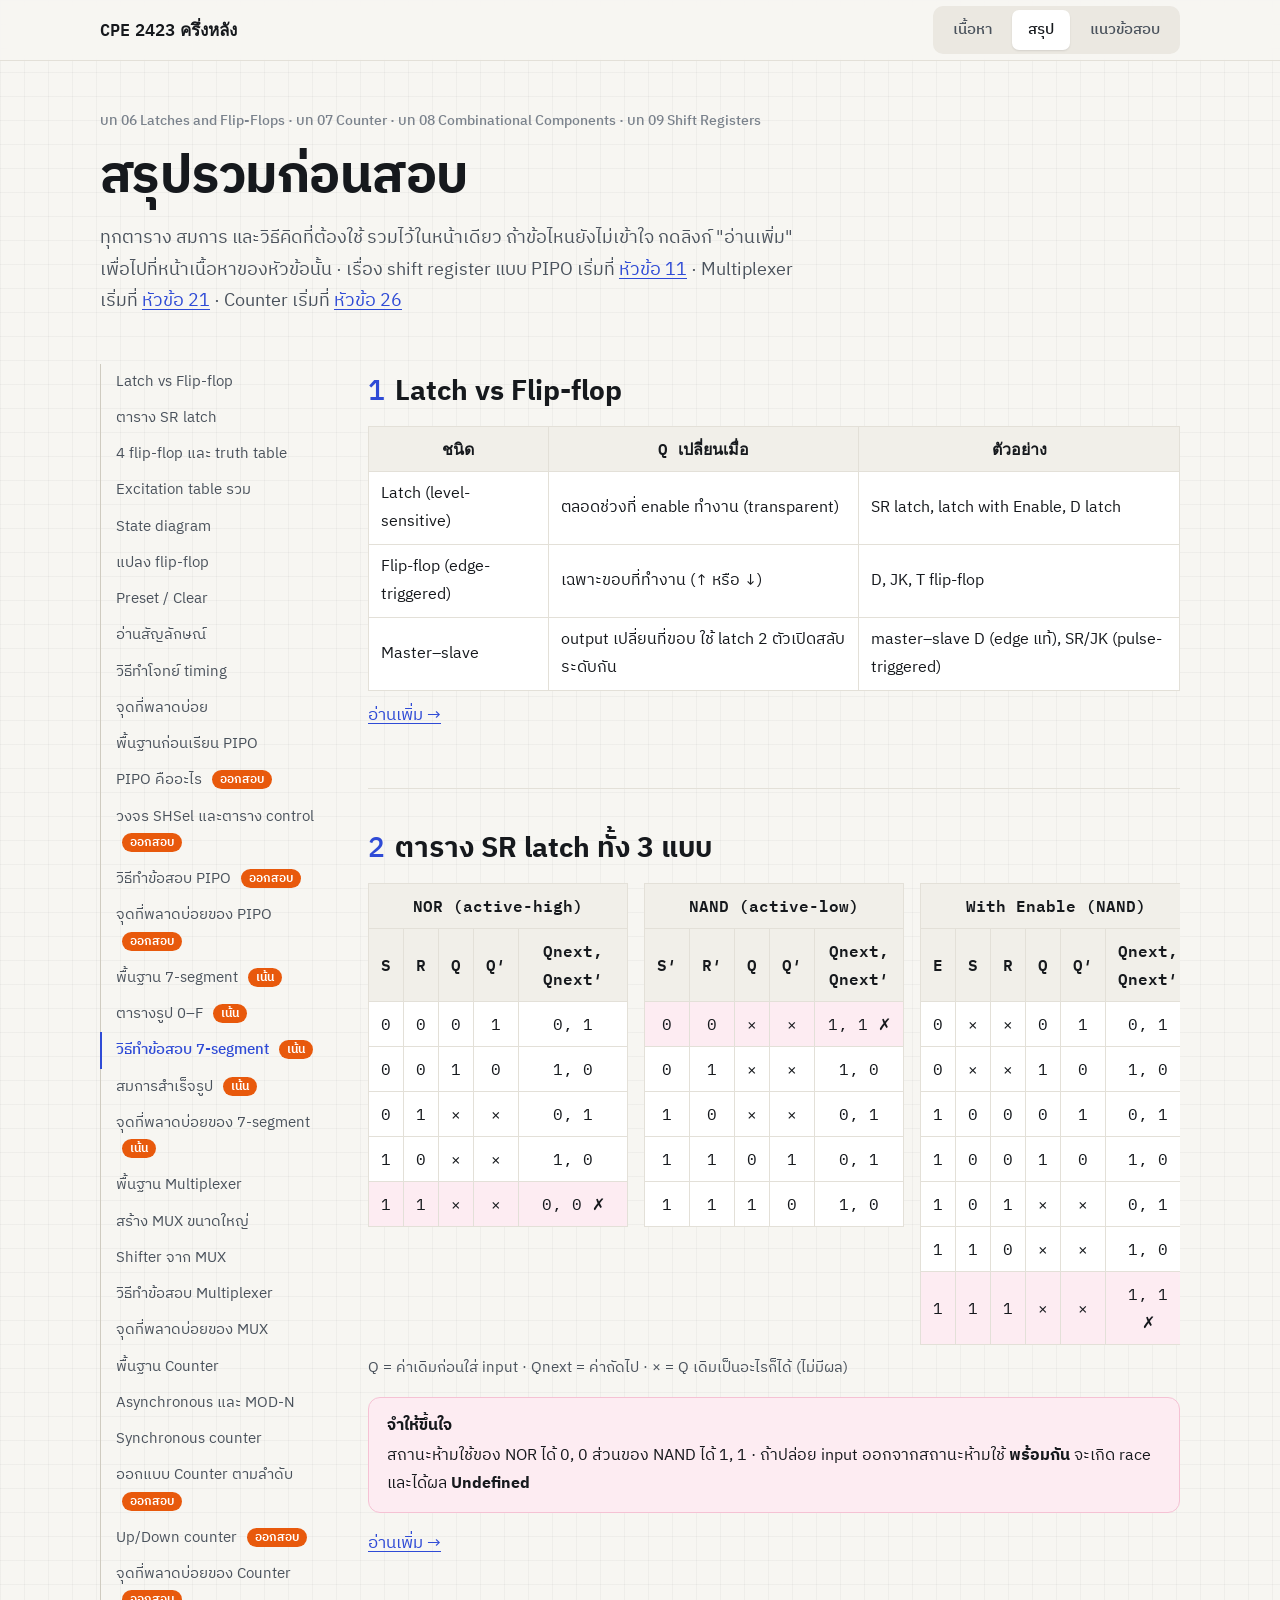
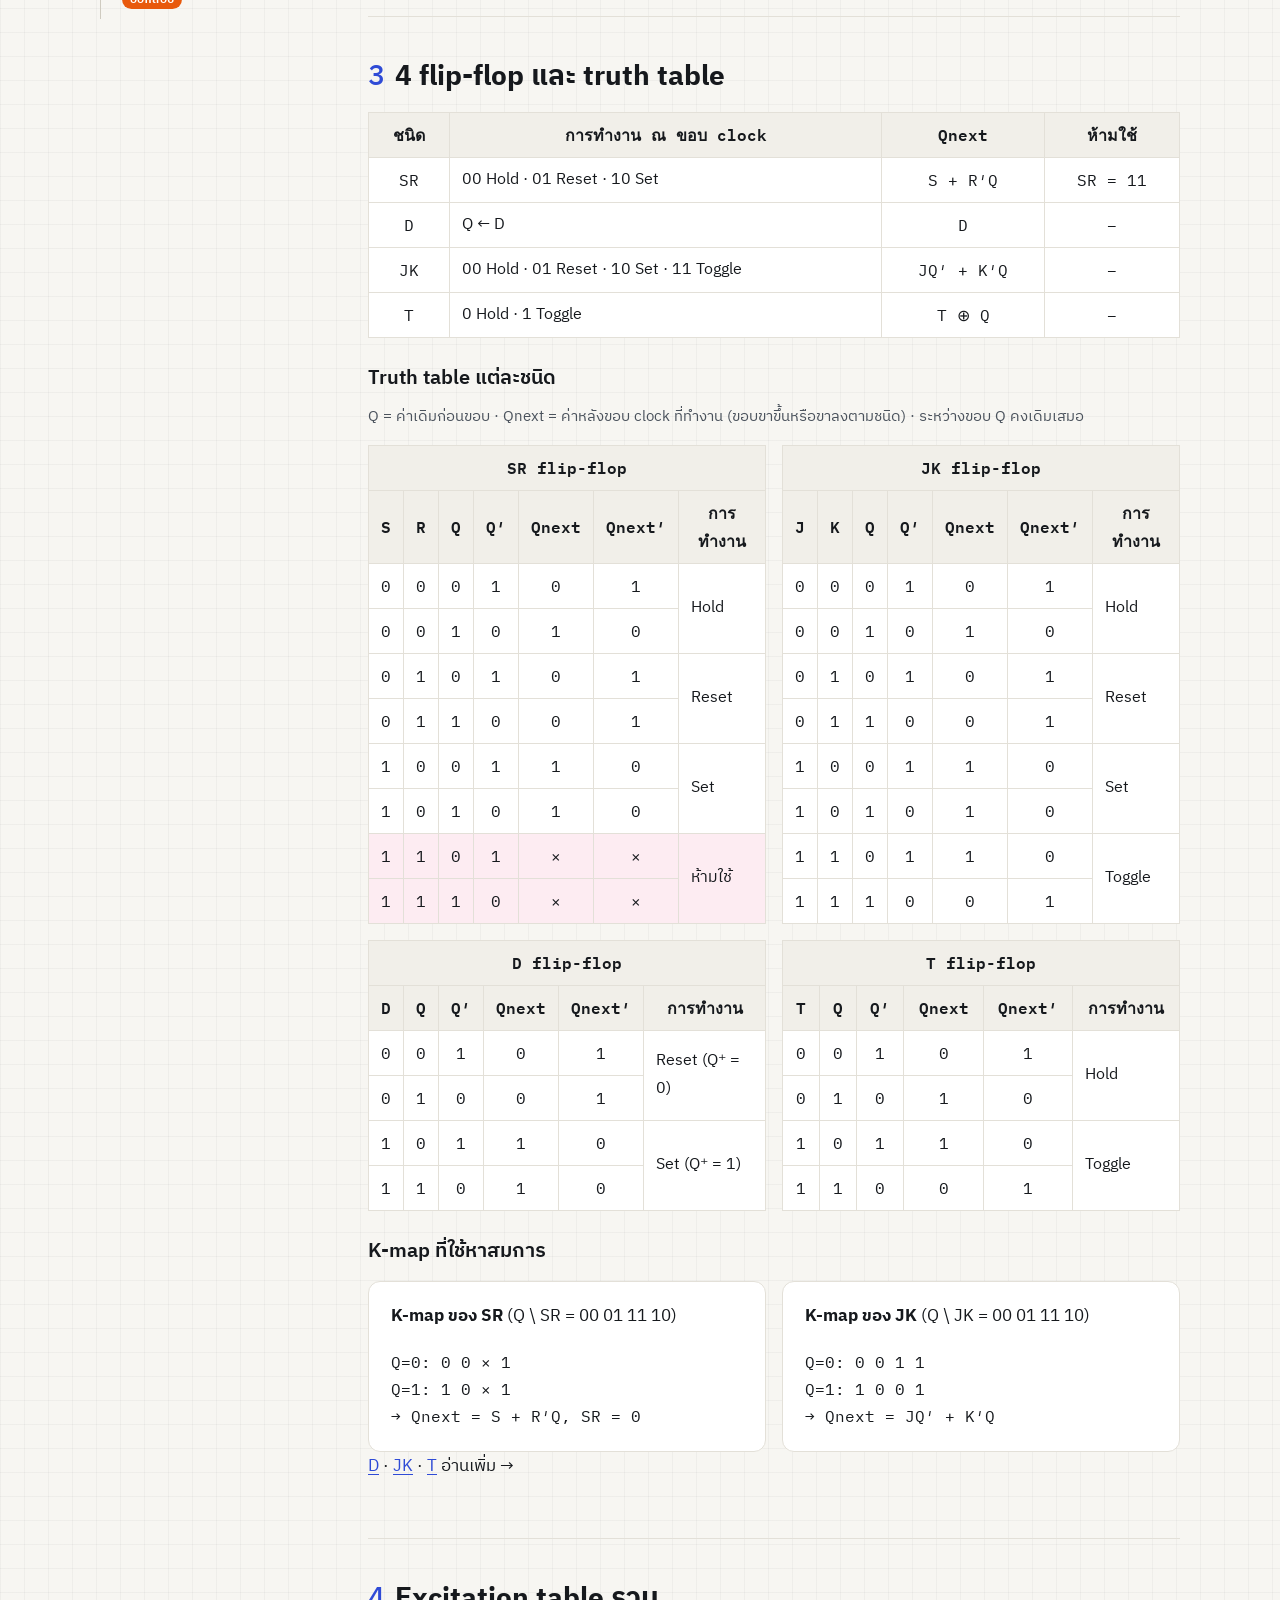
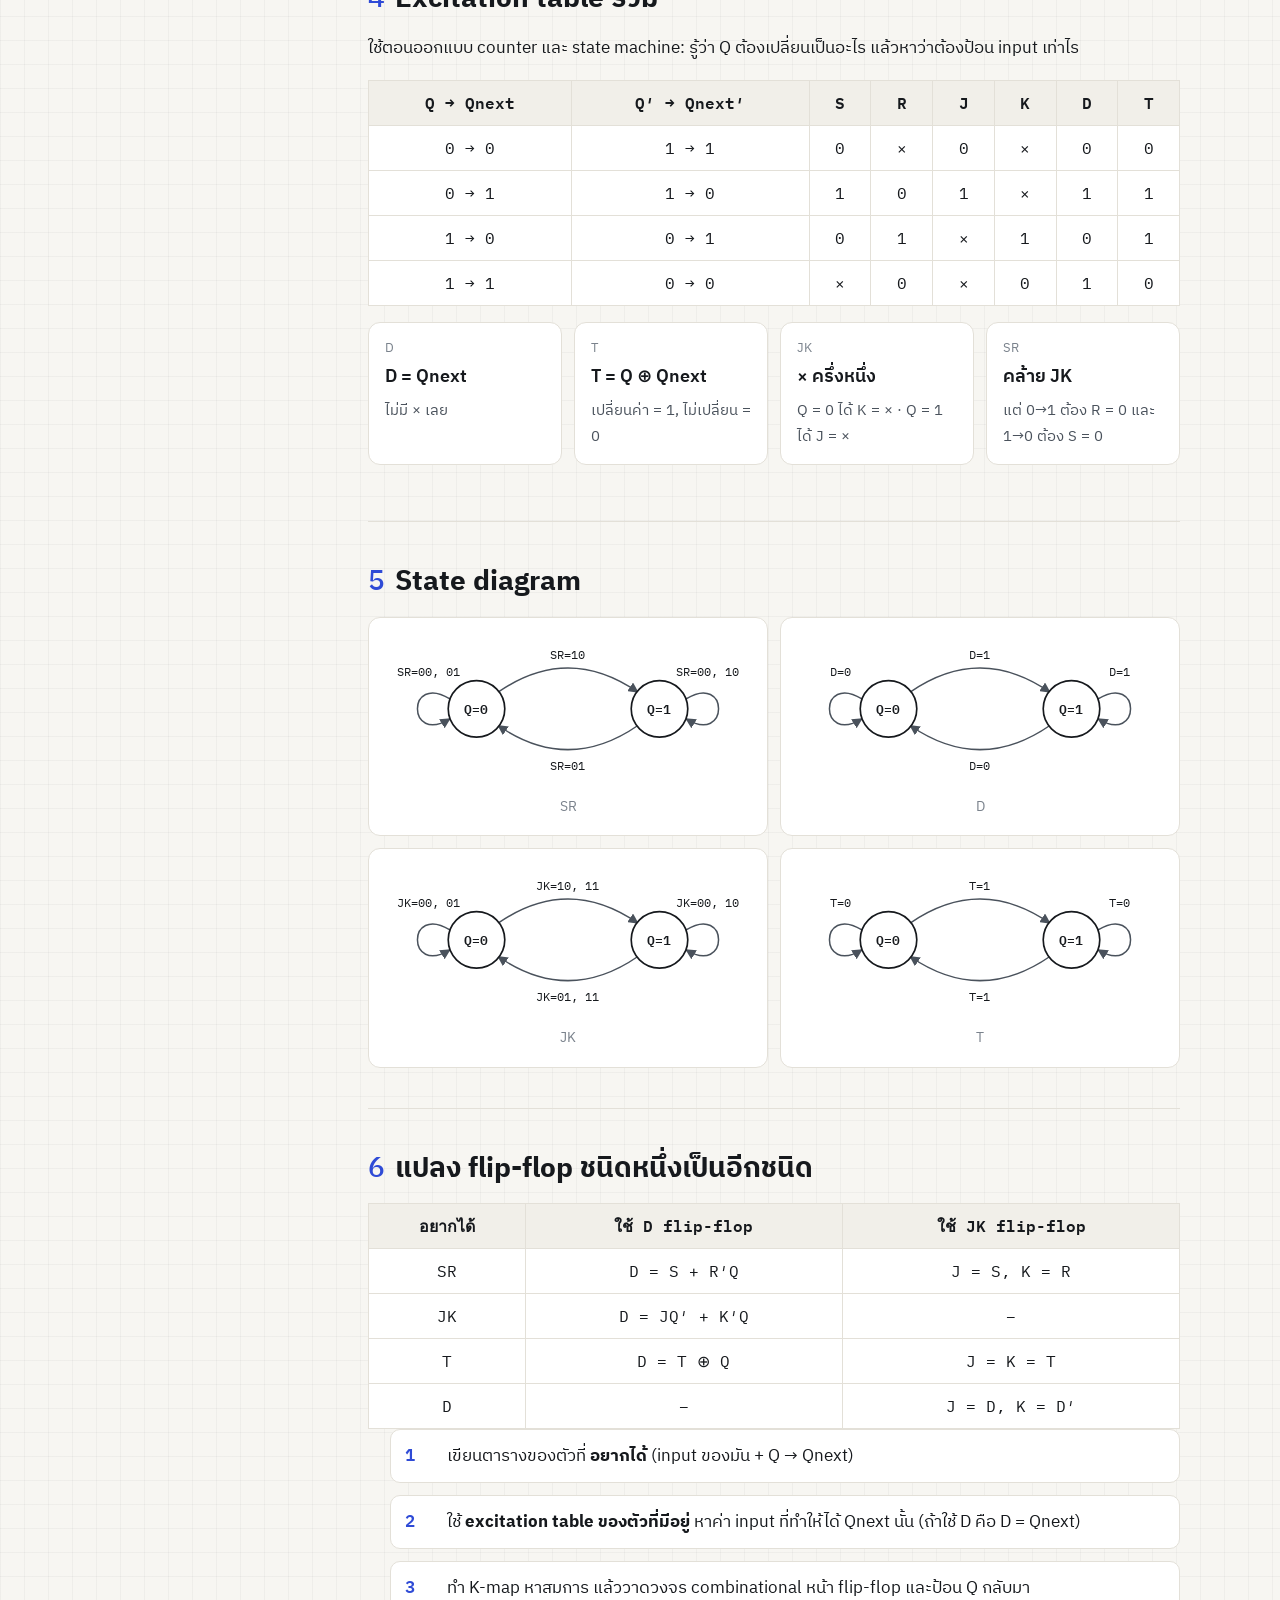
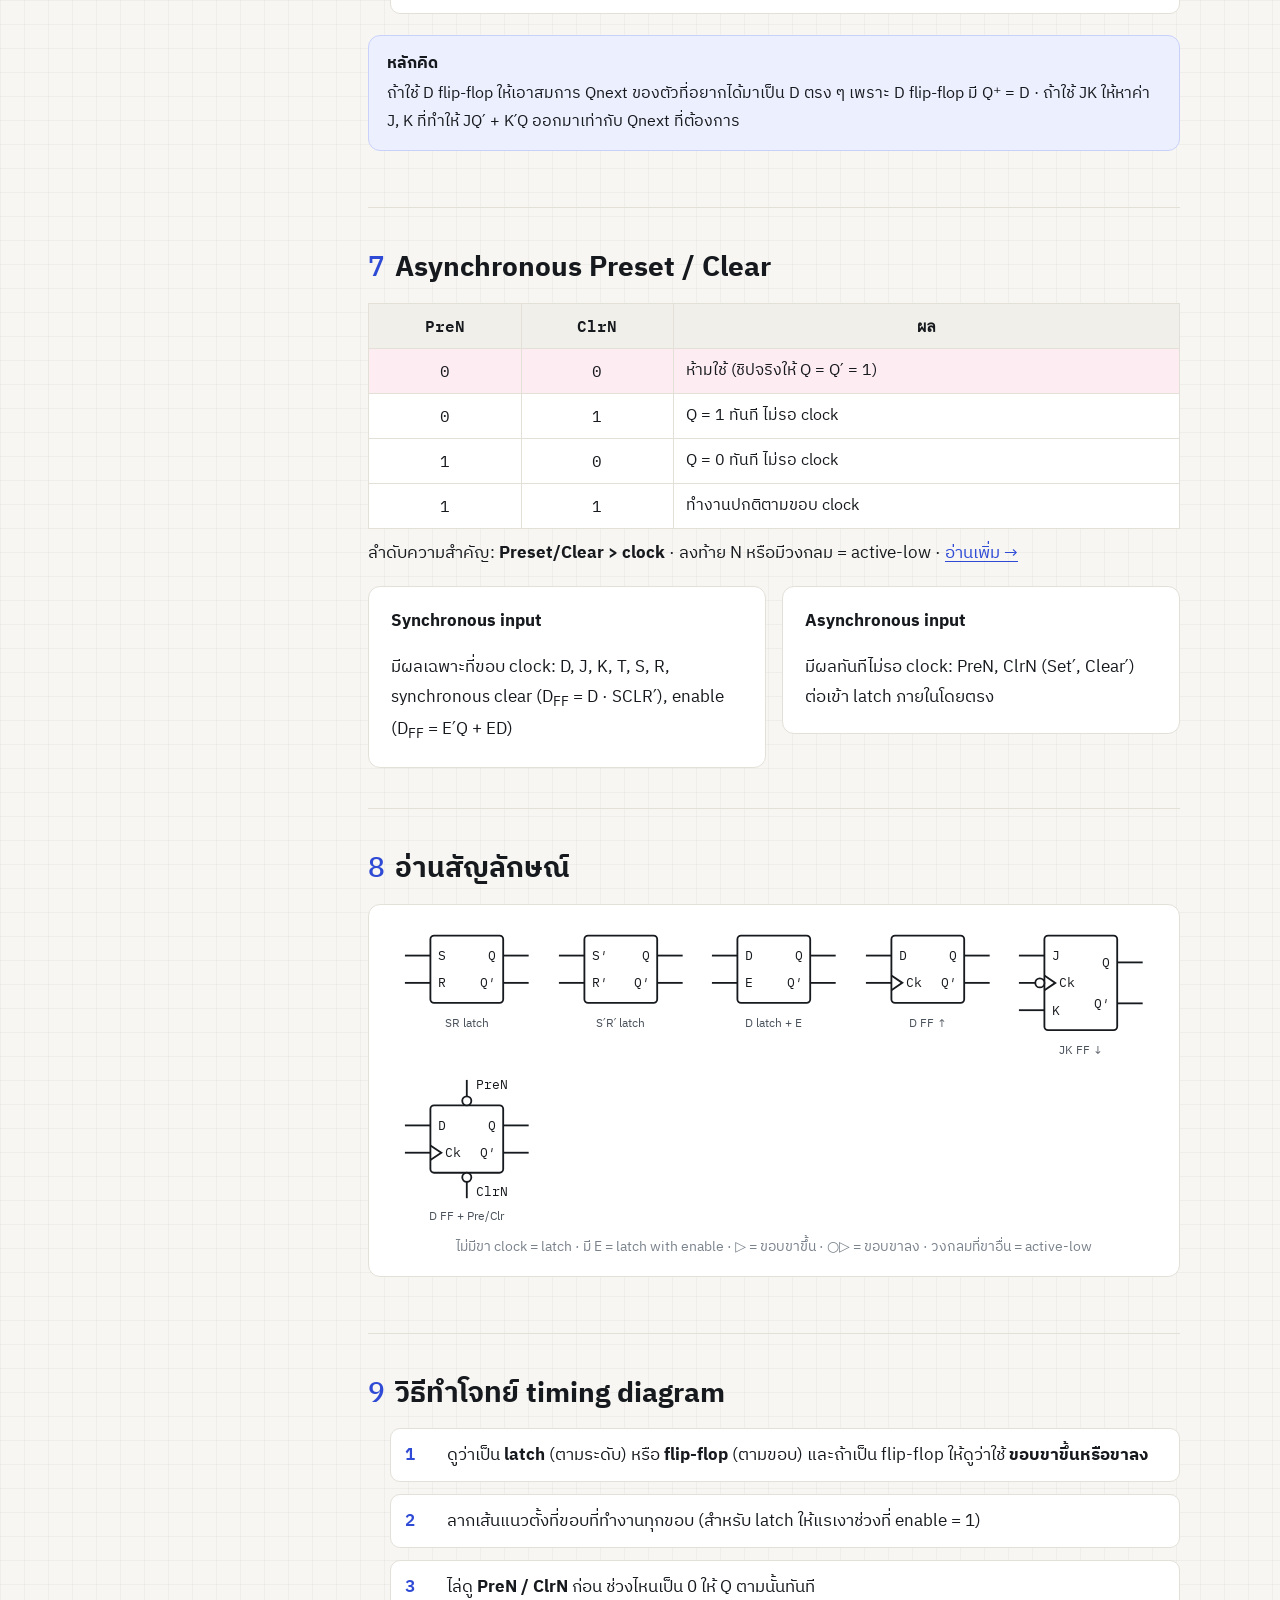
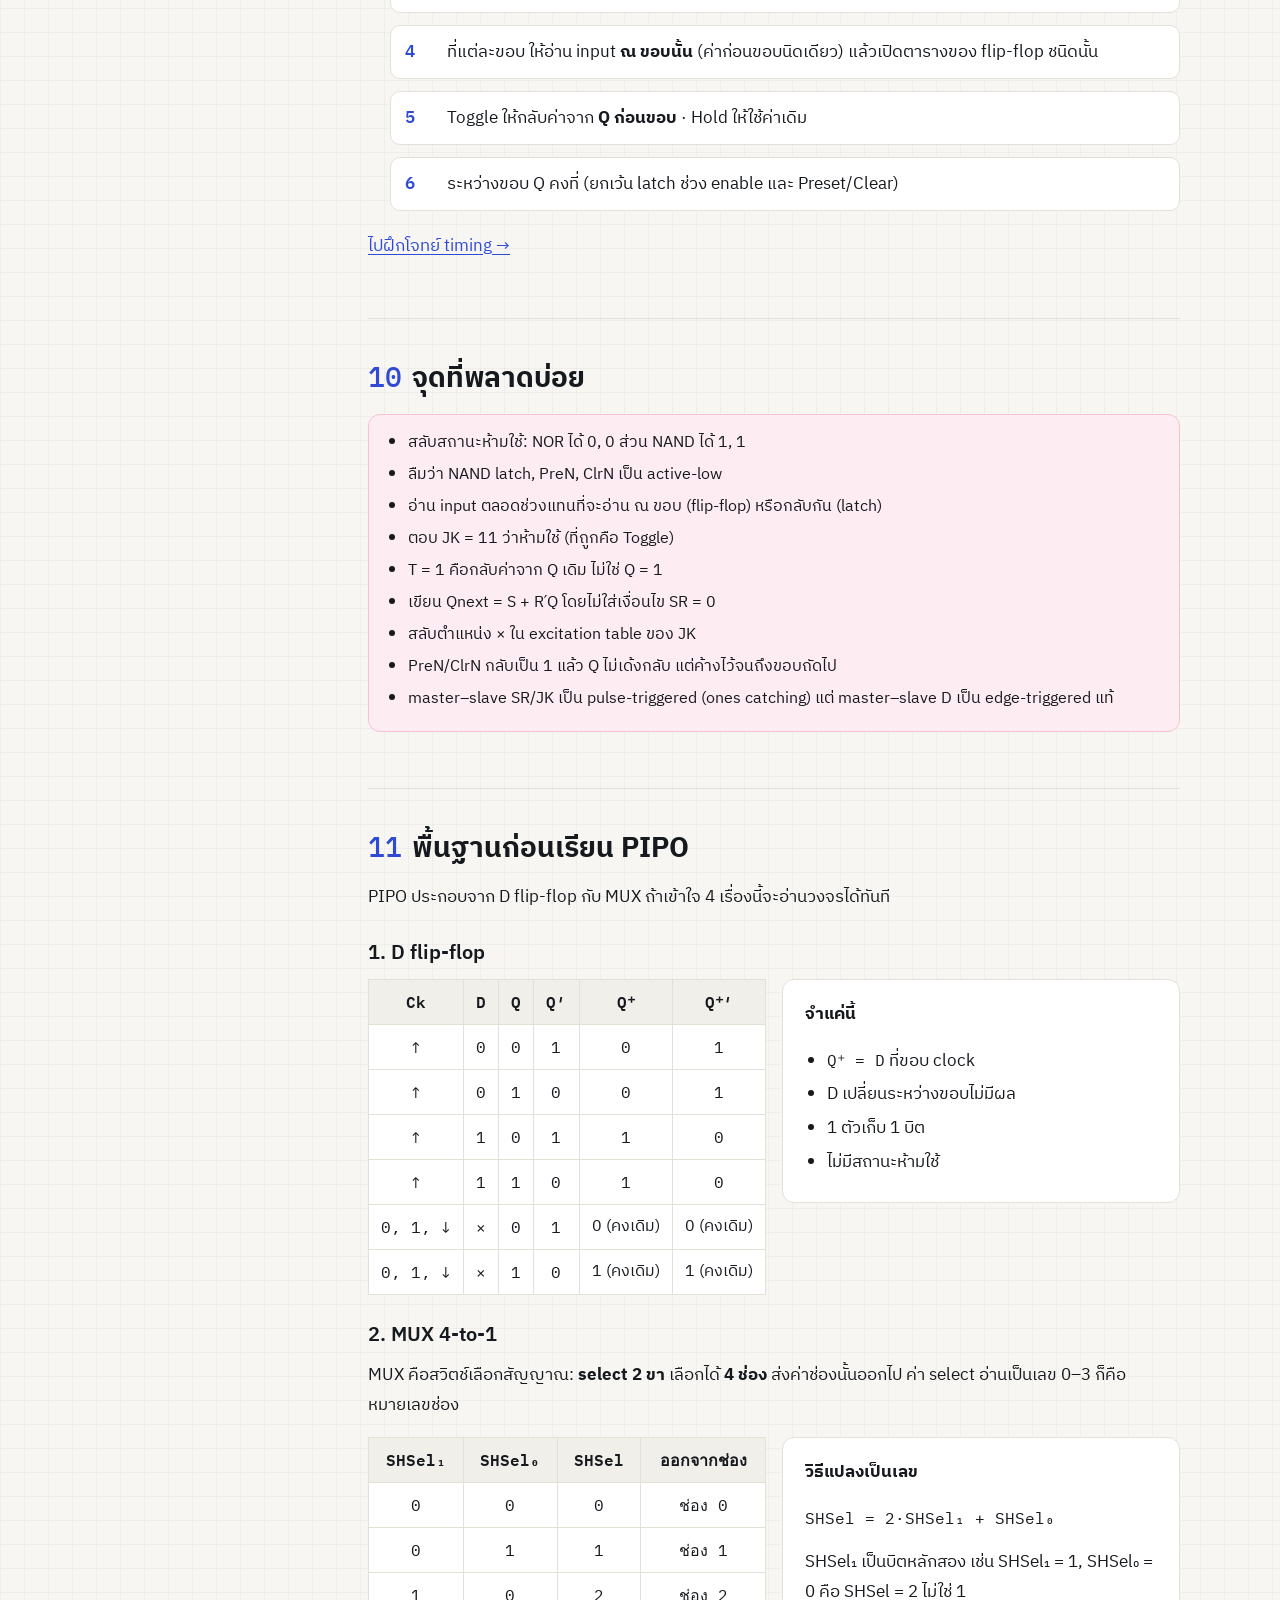
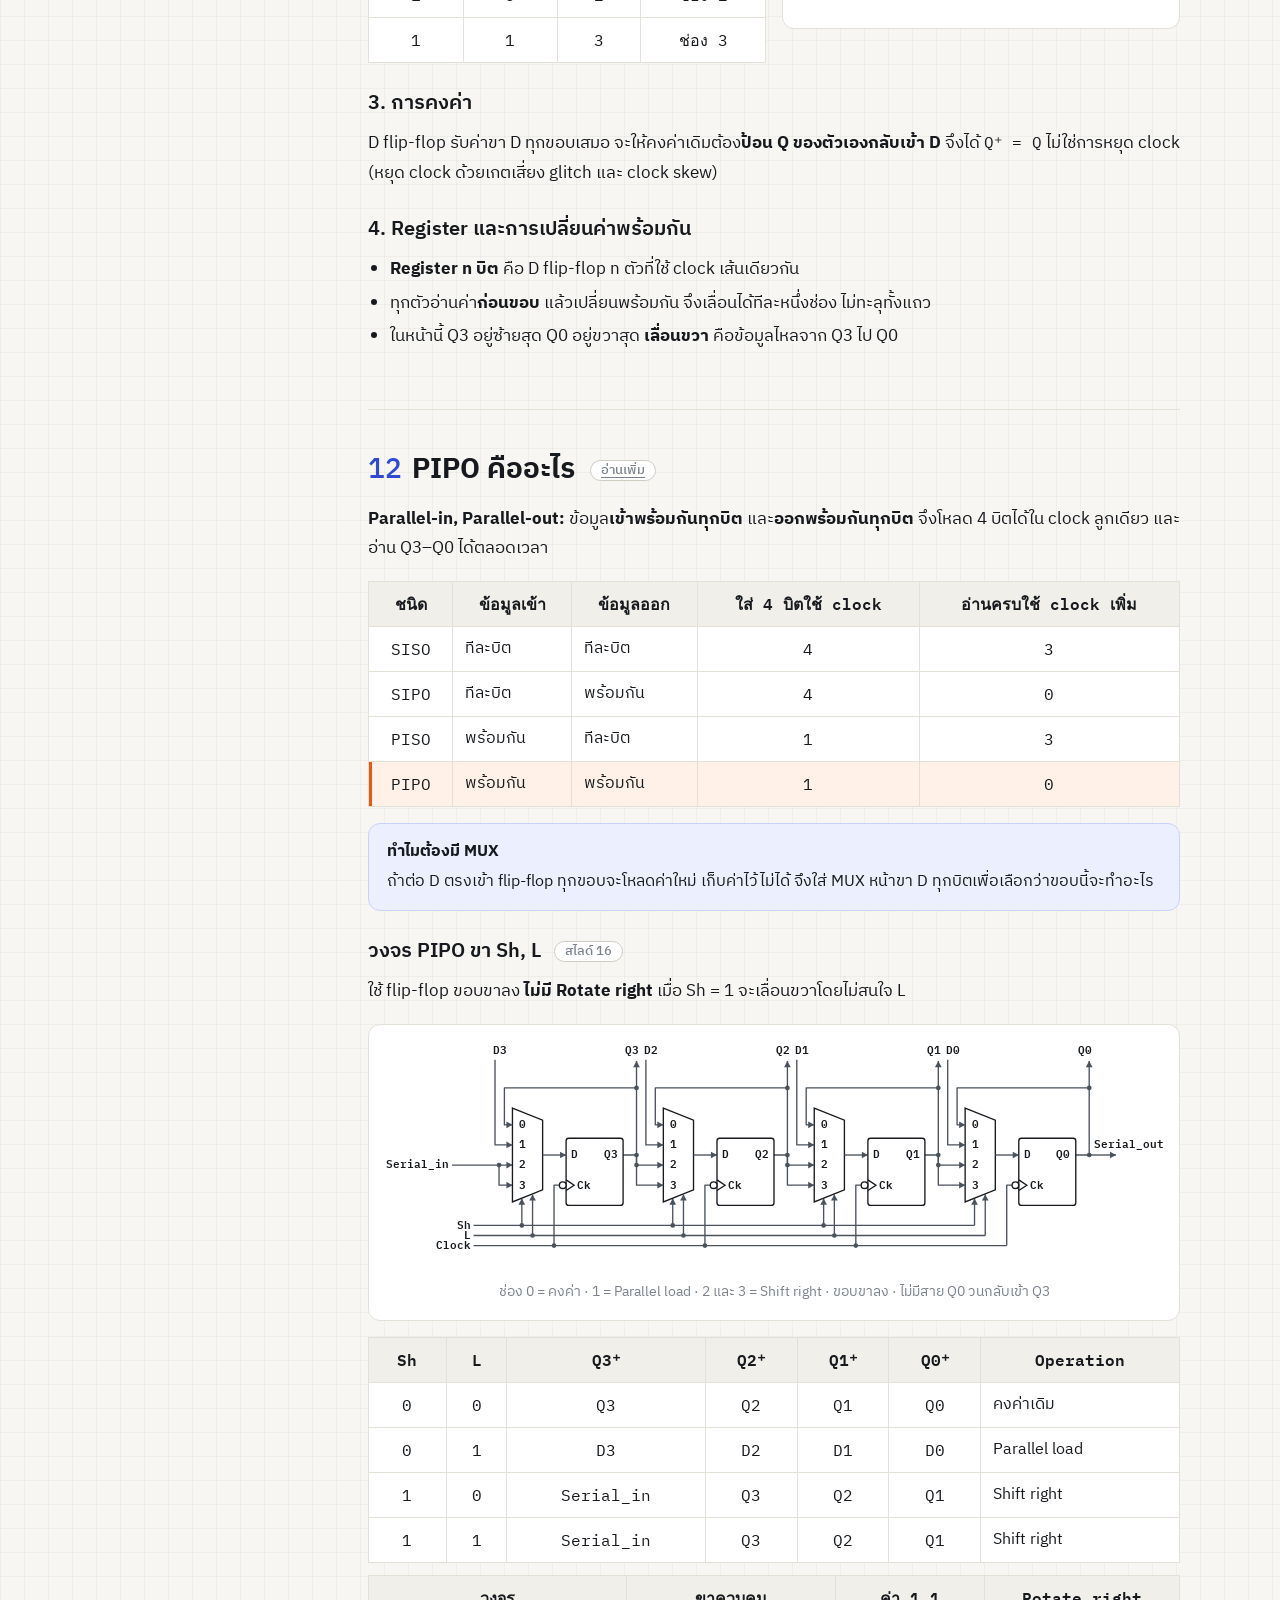
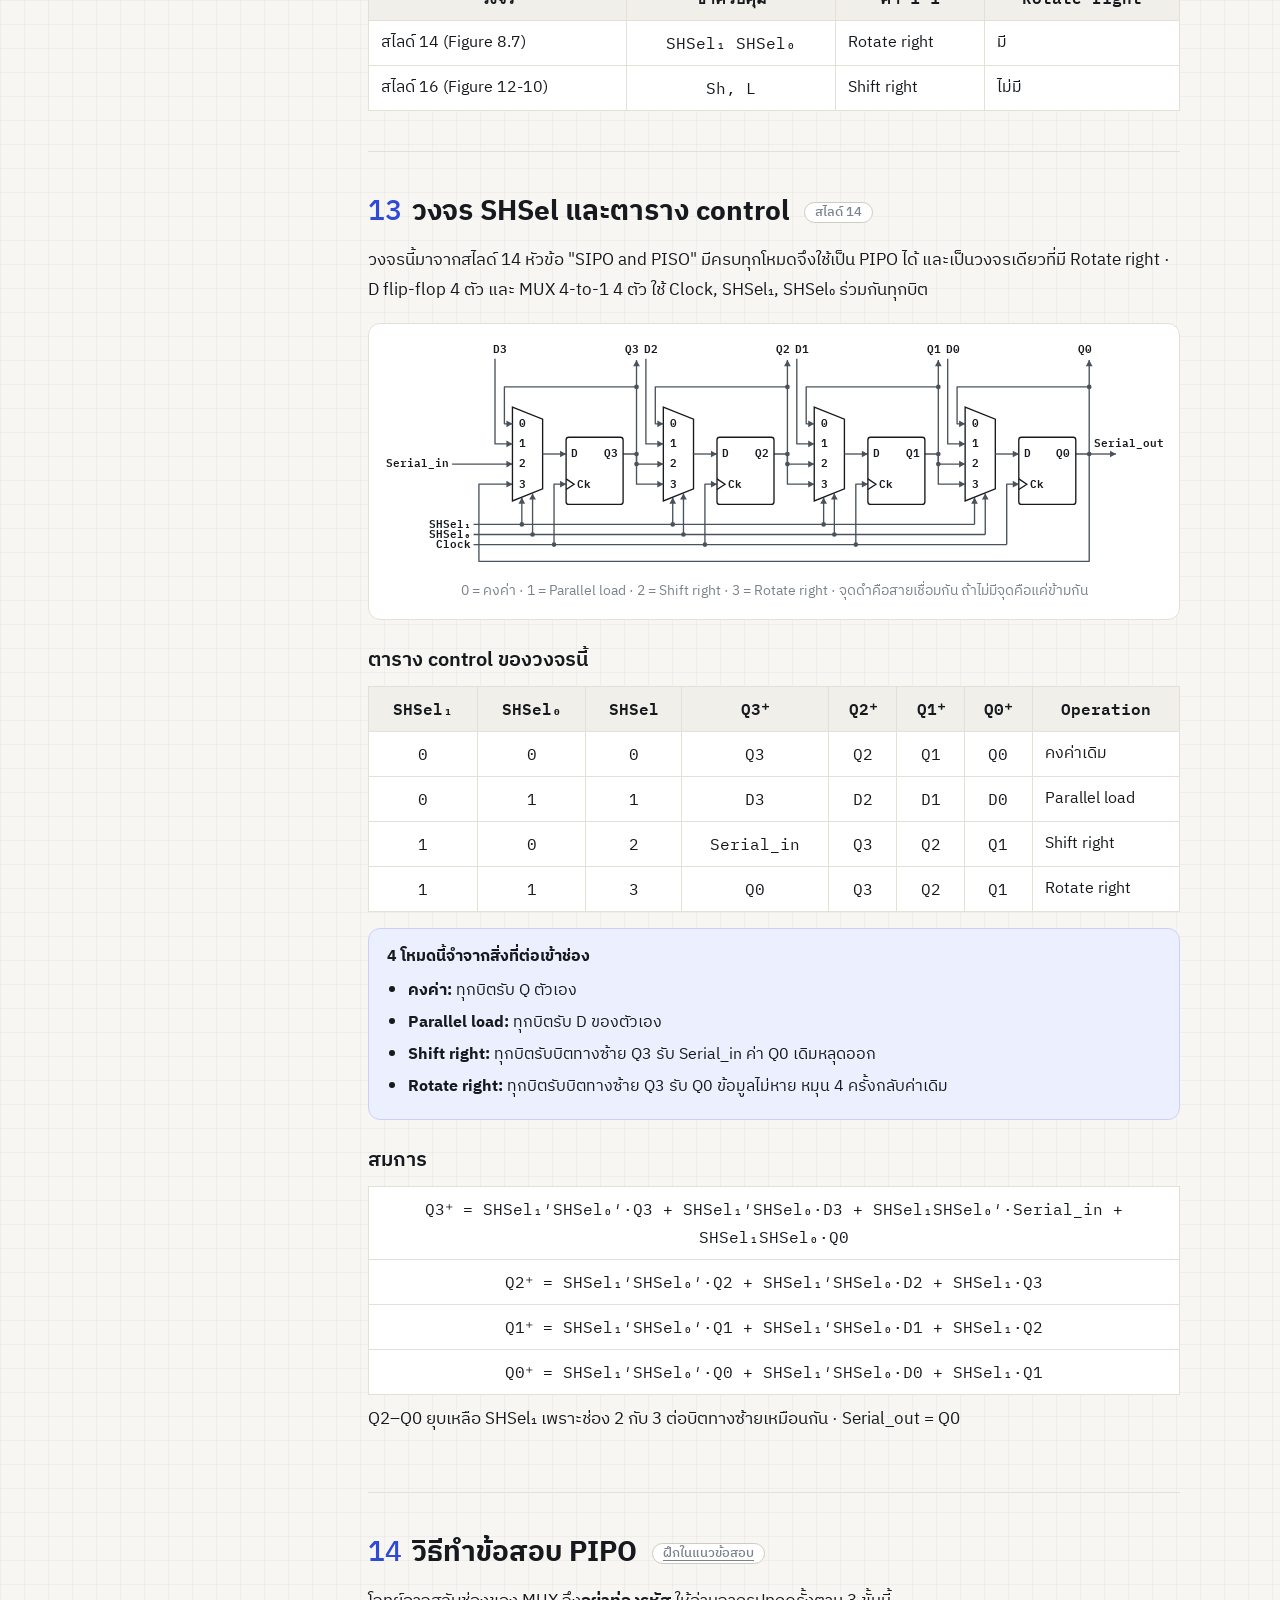
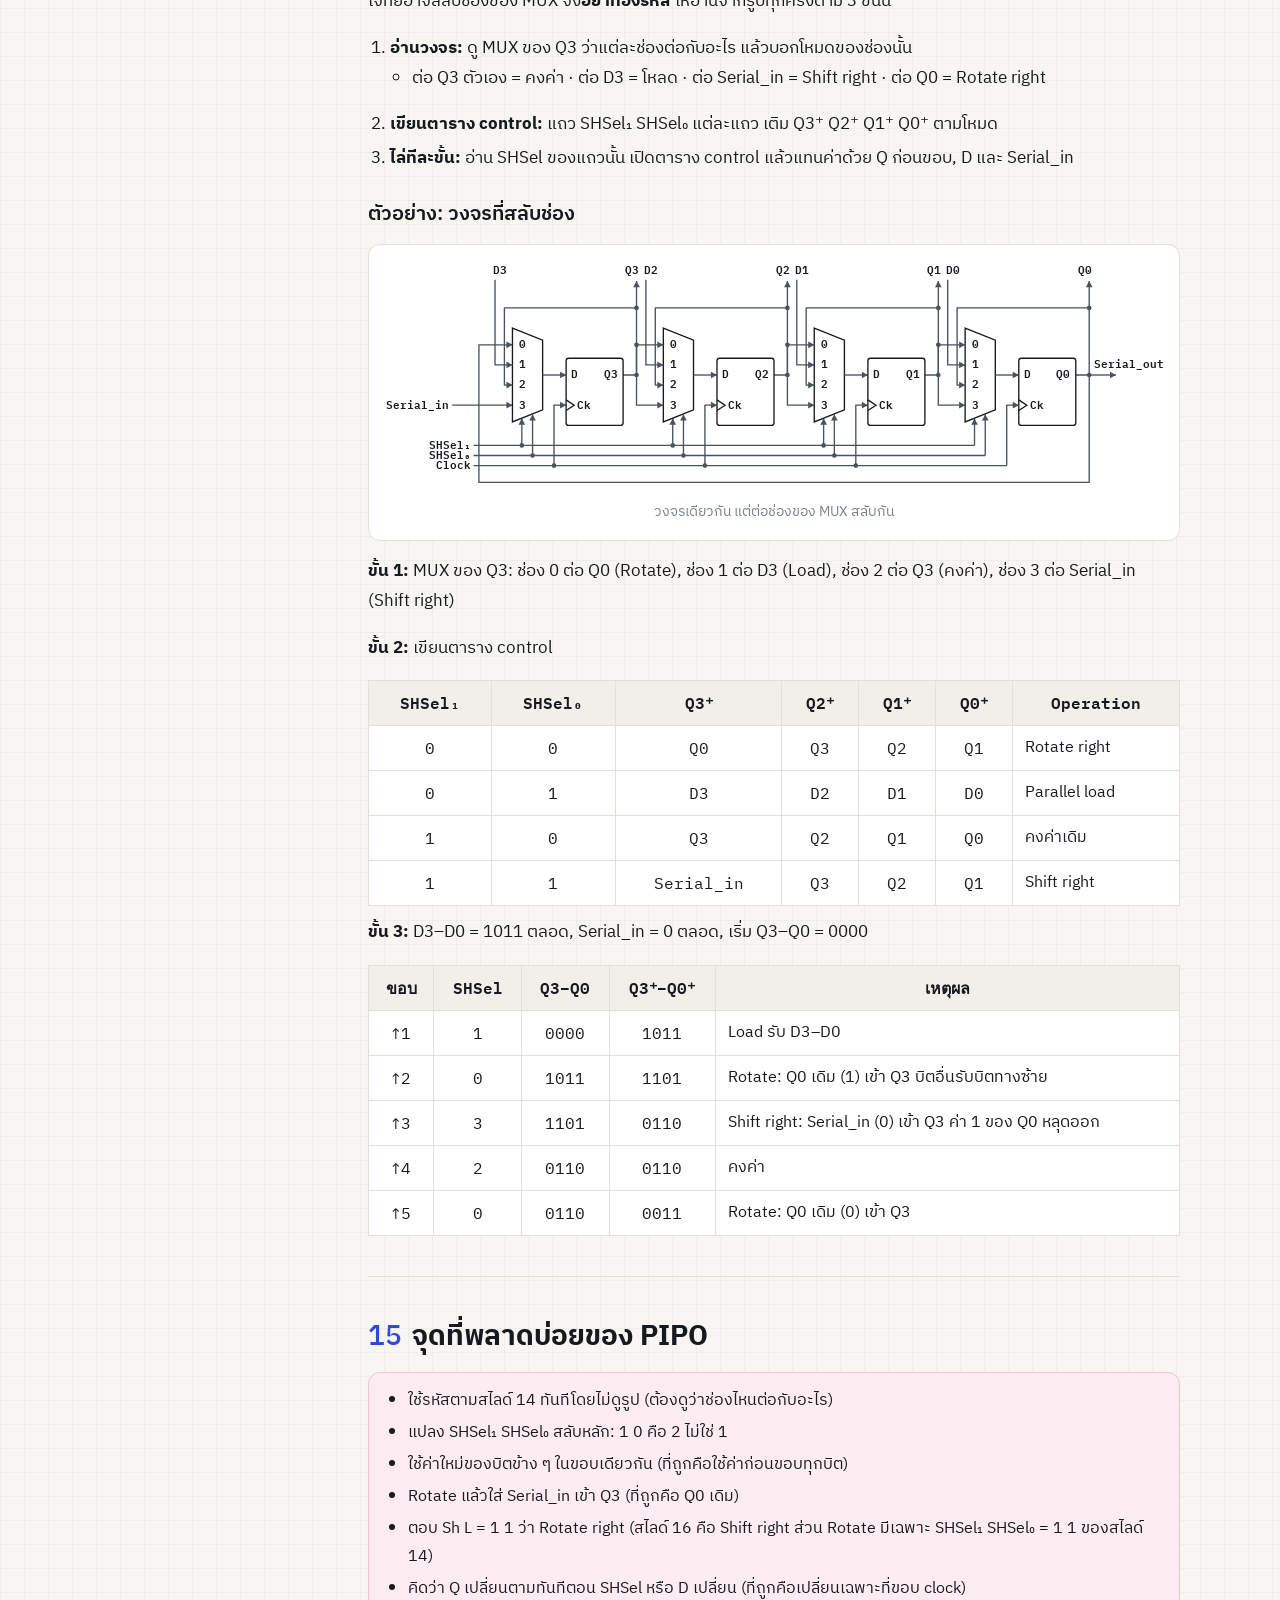
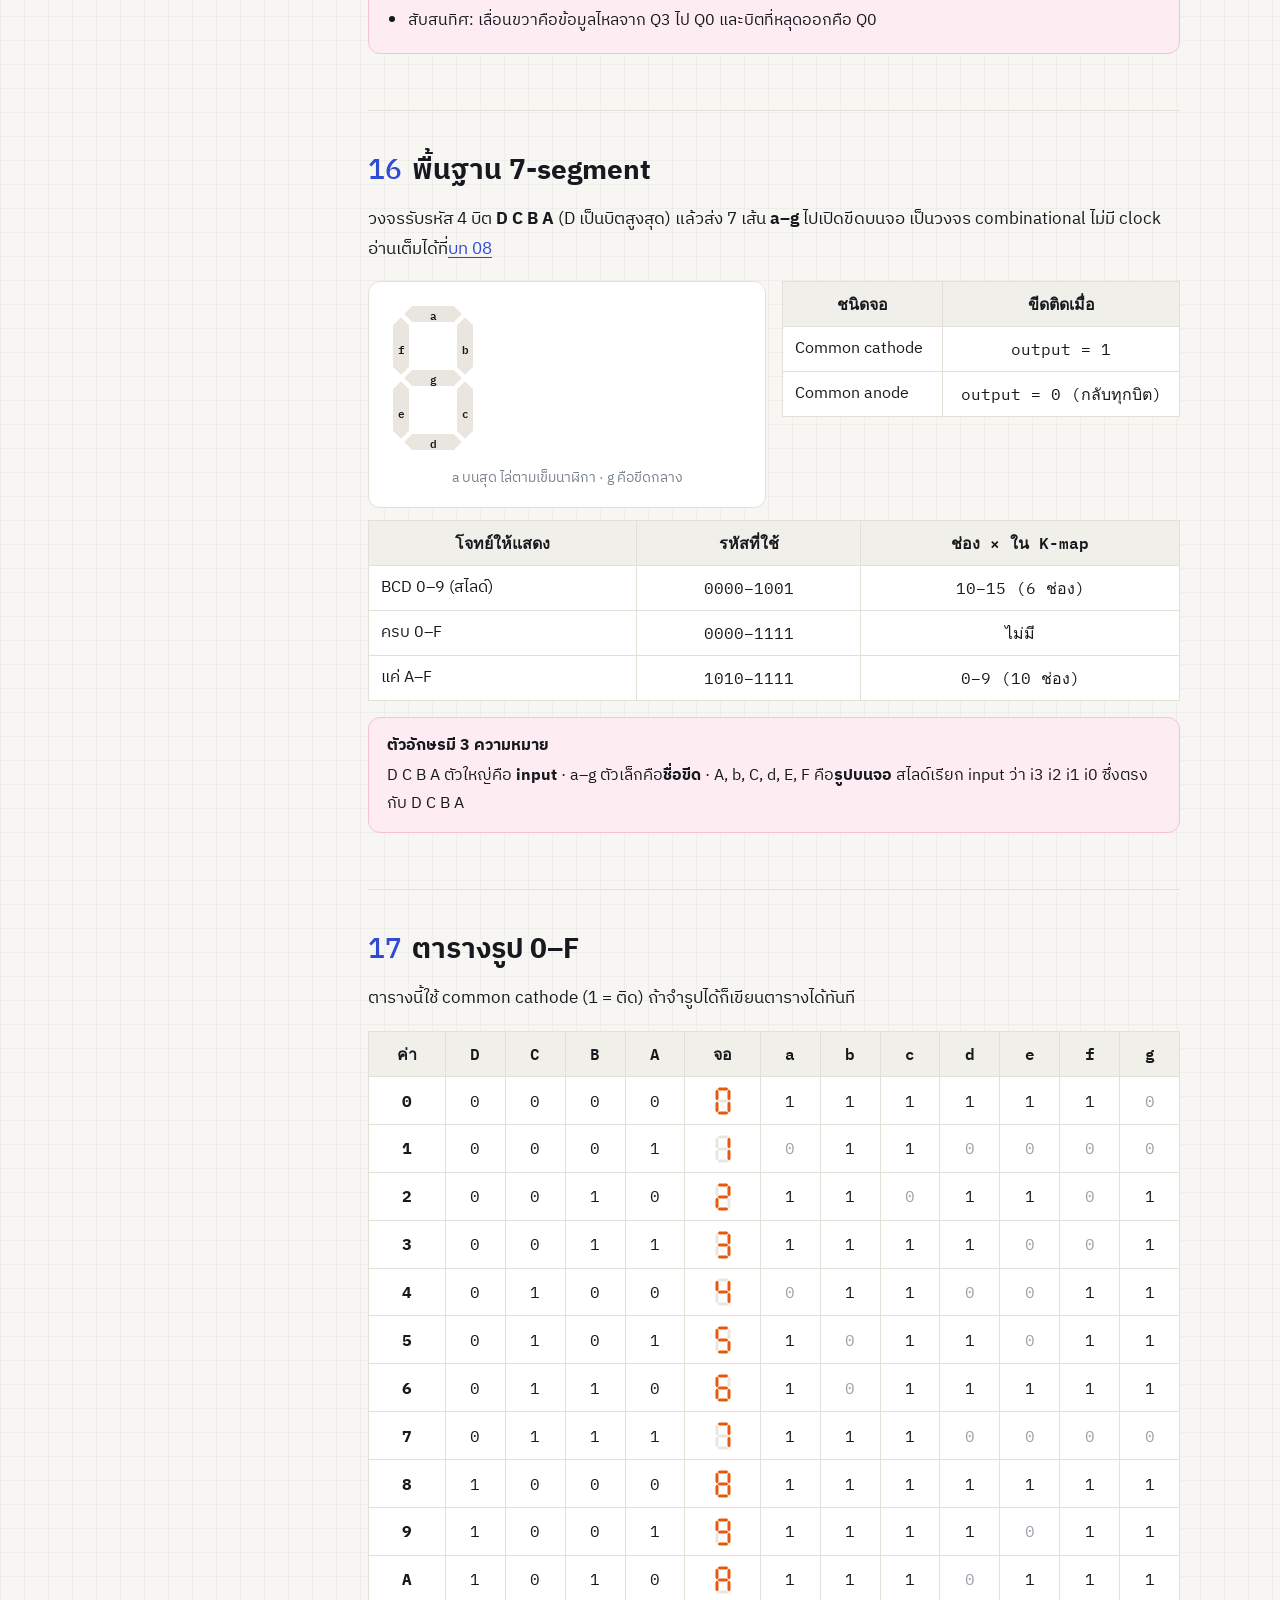
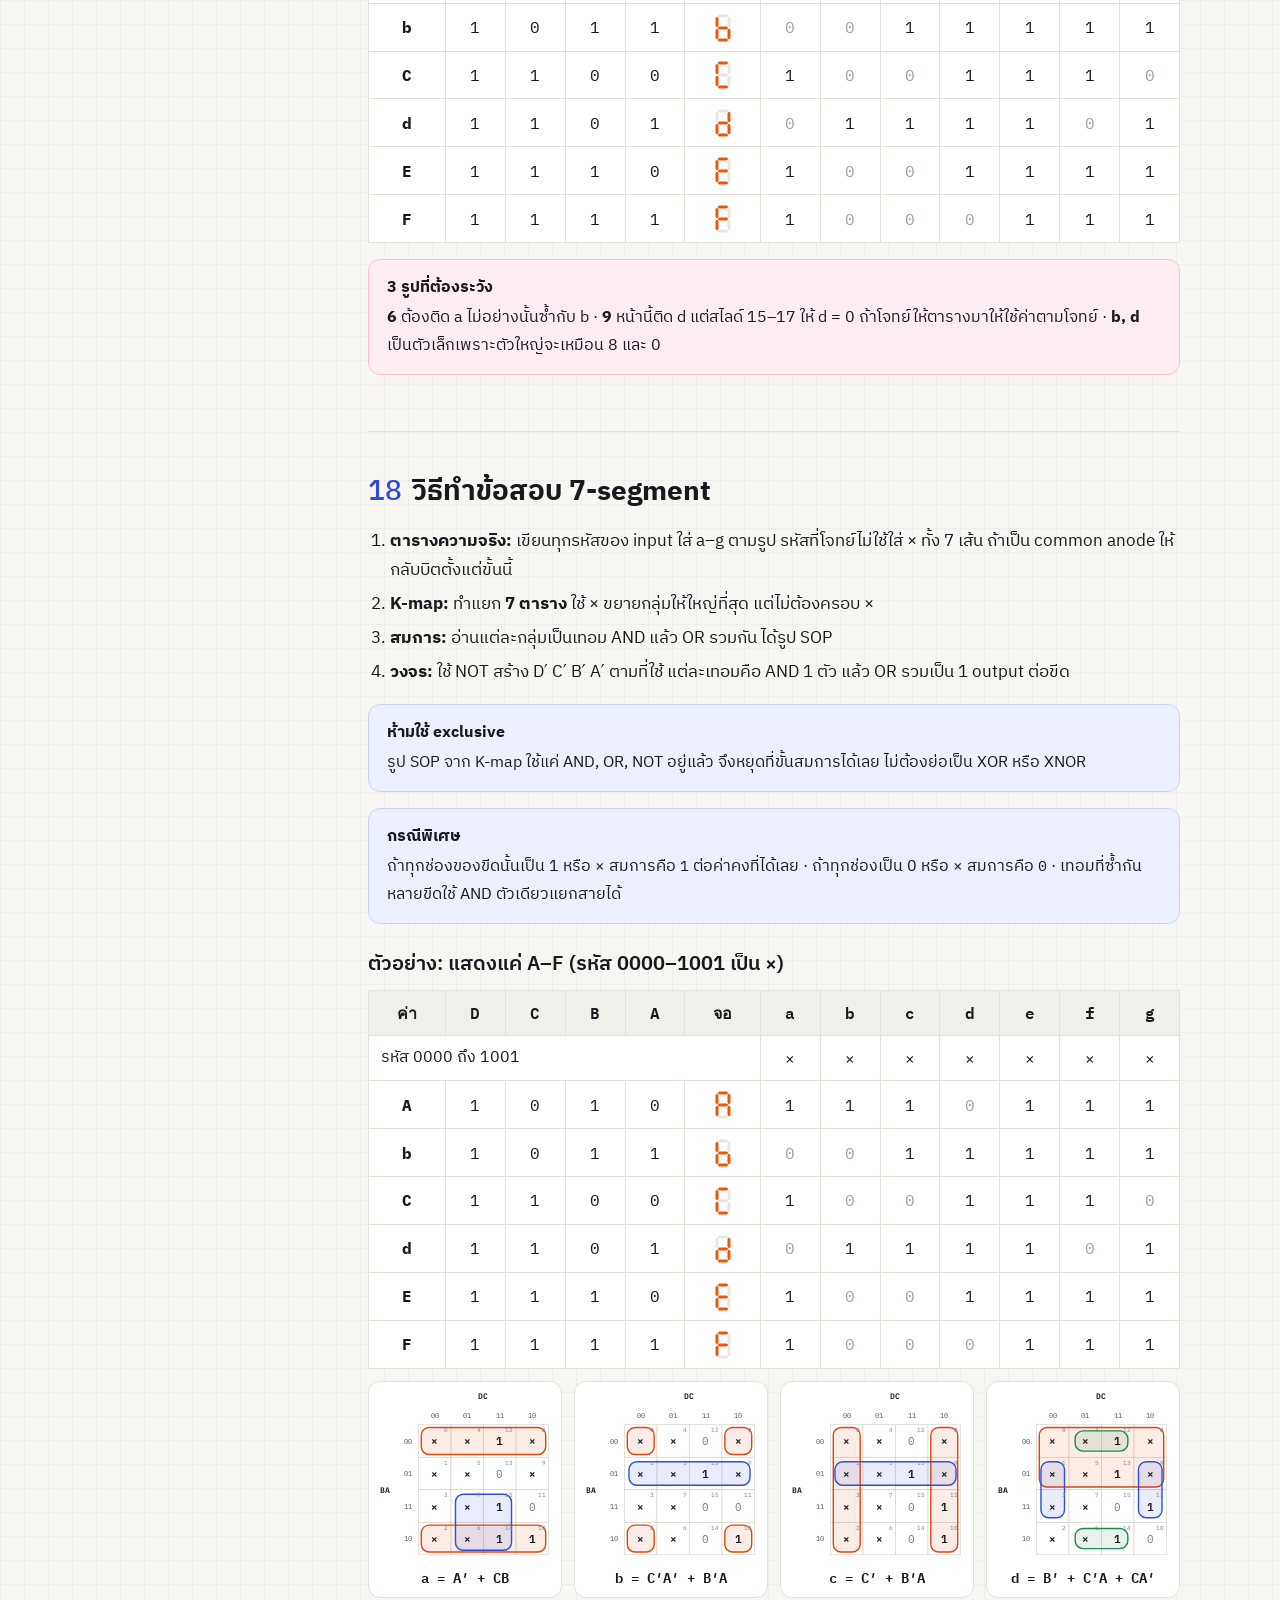
<file: summary.html>
<!doctype html>
<html lang="th">
<head>
  <meta charset="utf-8">
  <meta name="viewport" content="width=device-width, initial-scale=1">
  <meta name="color-scheme" content="light">
  <meta name="description" content="สรุปรวม Latches and Flip-Flops ในหน้าเดียว: ตารางการทำงาน สมการ excitation table state diagram การแปลง flip-flop และวิธีทำโจทย์ timing diagram">
  <title>สรุป · CPE 2423 ครึ่งหลัง</title>
  <link rel="preconnect" href="https://fonts.googleapis.com">
  <link rel="preconnect" href="https://fonts.gstatic.com" crossorigin>
  <link href="https://fonts.googleapis.com/css2?family=IBM+Plex+Mono:wght@400;500;600&family=IBM+Plex+Sans+Thai:wght@400;500;600;700&display=swap" rel="stylesheet">
  <link rel="stylesheet" href="assets/style.css">
</head>
<body>
  <div class="site-tabs">
    <div class="wrap">
      <a class="brand" href="index.html">CPE 2423 ครึ่งหลัง</a>
      <nav aria-label="ส่วนของเว็บ">
        <a href="index.html">เนื้อหา</a>
        <a href="summary.html" aria-current="page">สรุป</a>
        <a href="exam.html">แนวข้อสอบ</a>
      </nav>
    </div>
  </div>

  <header class="page-head wrap">
    <p class="eyebrow">บท 06 Latches and Flip-Flops · บท 07 Counter · บท 08 Combinational Components · บท 09 Shift Registers</p>
    <h1>สรุปรวมก่อนสอบ</h1>
    <p class="lead">ทุกตาราง สมการ และวิธีคิดที่ต้องใช้ รวมไว้ในหน้าเดียว ถ้าข้อไหนยังไม่เข้าใจ กดลิงก์ "อ่านเพิ่ม" เพื่อไปที่หน้าเนื้อหาของหัวข้อนั้น · เรื่อง shift register แบบ PIPO เริ่มที่ <a href="#sr-basics">หัวข้อ 11</a> · Multiplexer เริ่มที่ <a href="#mux-basics">หัวข้อ 21</a> · Counter เริ่มที่ <a href="#cnt-basics">หัวข้อ 26</a></p>
  </header>

  <div class="wrap layout">
    <details class="toc" open>
      <summary>สารบัญ</summary>
      <ol>
        <li><a href="#types">Latch vs Flip-flop</a></li>
        <li><a href="#latches">ตาราง SR latch</a></li>
        <li><a href="#ff">4 flip-flop และ truth table</a></li>
        <li><a href="#excitation">Excitation table รวม</a></li>
        <li><a href="#state">State diagram</a></li>
        <li><a href="#convert">แปลง flip-flop</a></li>
        <li><a href="#async">Preset / Clear</a></li>
        <li><a href="#symbols">อ่านสัญลักษณ์</a></li>
        <li><a href="#timing">วิธีทำโจทย์ timing</a></li>
        <li><a href="#pitfalls">จุดที่พลาดบ่อย</a></li>
        <li><a href="#sr-basics">พื้นฐานก่อนเรียน PIPO</a></li>
        <li><a href="#pipo">PIPO คืออะไร <span class="exam-hint">ออกสอบ</span></a></li>
        <li><a href="#shsel">วงจร SHSel และตาราง control <span class="exam-hint">ออกสอบ</span></a></li>
        <li><a href="#pipo-steps">วิธีทำข้อสอบ PIPO <span class="exam-hint">ออกสอบ</span></a></li>
        <li><a href="#pipo-pitfalls">จุดที่พลาดบ่อยของ PIPO <span class="exam-hint">ออกสอบ</span></a></li>
        <li><a href="#seg7-basics">พื้นฐาน 7-segment <span class="exam-hint">เน้น</span></a></li>
        <li><a href="#seg7-table">ตารางรูป 0–F <span class="exam-hint">เน้น</span></a></li>
        <li><a href="#seg7-steps">วิธีทำข้อสอบ 7-segment <span class="exam-hint">เน้น</span></a></li>
        <li><a href="#seg7-eq">สมการสำเร็จรูป <span class="exam-hint">เน้น</span></a></li>
        <li><a href="#seg7-pitfalls">จุดที่พลาดบ่อยของ 7-segment <span class="exam-hint">เน้น</span></a></li>
        <li><a href="#mux-basics">พื้นฐาน Multiplexer</a></li>
        <li><a href="#mux-build">สร้าง MUX ขนาดใหญ่</a></li>
        <li><a href="#mux-shifter">Shifter จาก MUX</a></li>
        <li><a href="#mux-steps">วิธีทำข้อสอบ Multiplexer</a></li>
        <li><a href="#mux-pitfalls">จุดที่พลาดบ่อยของ MUX</a></li>
        <li><a href="#cnt-basics">พื้นฐาน Counter</a></li>
        <li><a href="#cnt-async">Asynchronous และ MOD-N</a></li>
        <li><a href="#cnt-sync">Synchronous counter</a></li>
        <li><a href="#cnt-design">ออกแบบ Counter ตามลำดับ <span class="exam-hint">ออกสอบ</span></a></li>
        <li><a href="#cnt-updown">Up/Down counter <span class="exam-hint">ออกสอบ</span></a></li>
        <li><a href="#cnt-pitfalls">จุดที่พลาดบ่อยของ Counter <span class="exam-hint">ออกสอบ</span></a></li>
      </ol>
    </details>

    <main class="content">
      <!-- 1 -->
      <section id="types">
        <h2><span class="num">1</span>Latch vs Flip-flop</h2>
        <div class="table-scroll">
          <table class="tt">
            <thead><tr><th>ชนิด</th><th>Q เปลี่ยนเมื่อ</th><th>ตัวอย่าง</th></tr></thead>
            <tbody>
              <tr><td class="txt">Latch (level-sensitive)</td><td class="txt">ตลอดช่วงที่ enable ทำงาน (transparent)</td><td class="txt">SR latch, latch with Enable, D latch</td></tr>
              <tr><td class="txt">Flip-flop (edge-triggered)</td><td class="txt">เฉพาะขอบที่ทำงาน (↑ หรือ ↓)</td><td class="txt">D, JK, T flip-flop</td></tr>
              <tr><td class="txt">Master–slave</td><td class="txt">output เปลี่ยนที่ขอบ ใช้ latch 2 ตัวเปิดสลับระดับกัน</td><td class="txt">master–slave D (edge แท้), SR/JK (pulse-triggered)</td></tr>
            </tbody>
          </table>
        </div>
        <p style="margin-top: 10px;"><a href="topics/sr-flipflop.html#overview">อ่านเพิ่ม →</a></p>
      </section>

      <!-- 2 -->
      <section id="latches">
        <h2><span class="num">2</span>ตาราง SR latch ทั้ง 3 แบบ</h2>
        <div class="two-col">
          <div class="table-scroll">
            <table class="tt">
              <thead><tr><th colspan="5">NOR (active-high)</th></tr><tr><th>S</th><th>R</th><th>Q</th><th>Q′</th><th>Qnext, Qnext′</th></tr></thead>
              <tbody>
                <tr><td>0</td><td>0</td><td>0</td><td>1</td><td>0, 1</td></tr>
                <tr><td>0</td><td>0</td><td>1</td><td>0</td><td>1, 0</td></tr>
                <tr><td>0</td><td>1</td><td>×</td><td>×</td><td>0, 1</td></tr>
                <tr><td>1</td><td>0</td><td>×</td><td>×</td><td>1, 0</td></tr>
                <tr class="bad"><td>1</td><td>1</td><td>×</td><td>×</td><td>0, 0 ✗</td></tr>
              </tbody>
            </table>
          </div>
          <div class="table-scroll">
            <table class="tt">
              <thead><tr><th colspan="5">NAND (active-low)</th></tr><tr><th>S′</th><th>R′</th><th>Q</th><th>Q′</th><th>Qnext, Qnext′</th></tr></thead>
              <tbody>
                <tr class="bad"><td>0</td><td>0</td><td>×</td><td>×</td><td>1, 1 ✗</td></tr>
                <tr><td>0</td><td>1</td><td>×</td><td>×</td><td>1, 0</td></tr>
                <tr><td>1</td><td>0</td><td>×</td><td>×</td><td>0, 1</td></tr>
                <tr><td>1</td><td>1</td><td>0</td><td>1</td><td>0, 1</td></tr>
                <tr><td>1</td><td>1</td><td>1</td><td>0</td><td>1, 0</td></tr>
              </tbody>
            </table>
          </div>
          <div class="table-scroll">
            <table class="tt">
              <thead><tr><th colspan="6">With Enable (NAND)</th></tr><tr><th>E</th><th>S</th><th>R</th><th>Q</th><th>Q′</th><th>Qnext, Qnext′</th></tr></thead>
              <tbody>
                <tr><td>0</td><td>×</td><td>×</td><td>0</td><td>1</td><td>0, 1</td></tr>
                <tr><td>0</td><td>×</td><td>×</td><td>1</td><td>0</td><td>1, 0</td></tr>
                <tr><td>1</td><td>0</td><td>0</td><td>0</td><td>1</td><td>0, 1</td></tr>
                <tr><td>1</td><td>0</td><td>0</td><td>1</td><td>0</td><td>1, 0</td></tr>
                <tr><td>1</td><td>0</td><td>1</td><td>×</td><td>×</td><td>0, 1</td></tr>
                <tr><td>1</td><td>1</td><td>0</td><td>×</td><td>×</td><td>1, 0</td></tr>
                <tr class="bad"><td>1</td><td>1</td><td>1</td><td>×</td><td>×</td><td>1, 1 ✗</td></tr>
              </tbody>
            </table>
          </div>
        </div>
        <p style="font-size: 15px; color: var(--ink-2); margin-top: 10px;">Q = ค่าเดิมก่อนใส่ input · Qnext = ค่าถัดไป · × = Q เดิมเป็นอะไรก็ได้ (ไม่มีผล)</p>
        <div class="callout warn">
          <b>จำให้ขึ้นใจ</b>
          สถานะห้ามใช้ของ NOR ได้ 0, 0 ส่วนของ NAND ได้ 1, 1 · ถ้าปล่อย input ออกจากสถานะห้ามใช้ <b>พร้อมกัน</b> จะเกิด race และได้ผล <b>Undefined</b>
        </div>
        <p><a href="topics/sr-flipflop.html#nor">อ่านเพิ่ม →</a></p>
      </section>

      <!-- 3 -->
      <section id="ff">
        <h2><span class="num">3</span>4 flip-flop และ truth table</h2>
        <div class="table-scroll">
          <table class="tt">
            <thead><tr><th>ชนิด</th><th>การทำงาน ณ ขอบ clock</th><th>Qnext</th><th>ห้ามใช้</th></tr></thead>
            <tbody>
              <tr><td>SR</td><td class="txt">00 Hold · 01 Reset · 10 Set</td><td>S + R′Q</td><td>SR = 11</td></tr>
              <tr><td>D</td><td class="txt">Q ← D</td><td>D</td><td>–</td></tr>
              <tr><td>JK</td><td class="txt">00 Hold · 01 Reset · 10 Set · 11 Toggle</td><td>JQ′ + K′Q</td><td>–</td></tr>
              <tr><td>T</td><td class="txt">0 Hold · 1 Toggle</td><td>T ⊕ Q</td><td>–</td></tr>
            </tbody>
          </table>
        </div>

        <h3>Truth table แต่ละชนิด</h3>
        <p style="font-size: 15px; color: var(--ink-2);">Q = ค่าเดิมก่อนขอบ · Qnext = ค่าหลังขอบ clock ที่ทำงาน (ขอบขาขึ้นหรือขาลงตามชนิด) · ระหว่างขอบ Q คงเดิมเสมอ</p>
        <div class="tt-grid">
          <div class="table-scroll">
            <table class="tt">
              <thead><tr><th colspan="7">SR flip-flop</th></tr><tr><th>S</th><th>R</th><th>Q</th><th>Q′</th><th>Qnext</th><th>Qnext′</th><th>การทำงาน</th></tr></thead>
              <tbody>
                  <tr><td>0</td><td>0</td><td>0</td><td>1</td><td>0</td><td>1</td><td class="txt" rowspan="2">Hold</td></tr>
                  <tr><td>0</td><td>0</td><td>1</td><td>0</td><td>1</td><td>0</td></tr>
                  <tr><td>0</td><td>1</td><td>0</td><td>1</td><td>0</td><td>1</td><td class="txt" rowspan="2">Reset</td></tr>
                  <tr><td>0</td><td>1</td><td>1</td><td>0</td><td>0</td><td>1</td></tr>
                  <tr><td>1</td><td>0</td><td>0</td><td>1</td><td>1</td><td>0</td><td class="txt" rowspan="2">Set</td></tr>
                  <tr><td>1</td><td>0</td><td>1</td><td>0</td><td>1</td><td>0</td></tr>
                  <tr class="bad"><td>1</td><td>1</td><td>0</td><td>1</td><td>×</td><td>×</td><td class="txt" rowspan="2">ห้ามใช้</td></tr>
                  <tr class="bad"><td>1</td><td>1</td><td>1</td><td>0</td><td>×</td><td>×</td></tr>
              </tbody>
            </table>
          </div>
          <div class="table-scroll">
            <table class="tt">
              <thead><tr><th colspan="7">JK flip-flop</th></tr><tr><th>J</th><th>K</th><th>Q</th><th>Q′</th><th>Qnext</th><th>Qnext′</th><th>การทำงาน</th></tr></thead>
              <tbody>
                  <tr><td>0</td><td>0</td><td>0</td><td>1</td><td>0</td><td>1</td><td class="txt" rowspan="2">Hold</td></tr>
                  <tr><td>0</td><td>0</td><td>1</td><td>0</td><td>1</td><td>0</td></tr>
                  <tr><td>0</td><td>1</td><td>0</td><td>1</td><td>0</td><td>1</td><td class="txt" rowspan="2">Reset</td></tr>
                  <tr><td>0</td><td>1</td><td>1</td><td>0</td><td>0</td><td>1</td></tr>
                  <tr><td>1</td><td>0</td><td>0</td><td>1</td><td>1</td><td>0</td><td class="txt" rowspan="2">Set</td></tr>
                  <tr><td>1</td><td>0</td><td>1</td><td>0</td><td>1</td><td>0</td></tr>
                  <tr><td>1</td><td>1</td><td>0</td><td>1</td><td>1</td><td>0</td><td class="txt" rowspan="2">Toggle</td></tr>
                  <tr><td>1</td><td>1</td><td>1</td><td>0</td><td>0</td><td>1</td></tr>
              </tbody>
            </table>
          </div>
          <div class="table-scroll">
            <table class="tt">
              <thead><tr><th colspan="6">D flip-flop</th></tr><tr><th>D</th><th>Q</th><th>Q′</th><th>Qnext</th><th>Qnext′</th><th>การทำงาน</th></tr></thead>
              <tbody>
                  <tr><td>0</td><td>0</td><td>1</td><td>0</td><td>1</td><td class="txt" rowspan="2">Reset (Q⁺ = 0)</td></tr>
                  <tr><td>0</td><td>1</td><td>0</td><td>0</td><td>1</td></tr>
                  <tr><td>1</td><td>0</td><td>1</td><td>1</td><td>0</td><td class="txt" rowspan="2">Set (Q⁺ = 1)</td></tr>
                  <tr><td>1</td><td>1</td><td>0</td><td>1</td><td>0</td></tr>
              </tbody>
            </table>
          </div>
          <div class="table-scroll">
            <table class="tt">
              <thead><tr><th colspan="6">T flip-flop</th></tr><tr><th>T</th><th>Q</th><th>Q′</th><th>Qnext</th><th>Qnext′</th><th>การทำงาน</th></tr></thead>
              <tbody>
                  <tr><td>0</td><td>0</td><td>1</td><td>0</td><td>1</td><td class="txt" rowspan="2">Hold</td></tr>
                  <tr><td>0</td><td>1</td><td>0</td><td>1</td><td>0</td></tr>
                  <tr><td>1</td><td>0</td><td>1</td><td>1</td><td>0</td><td class="txt" rowspan="2">Toggle</td></tr>
                  <tr><td>1</td><td>1</td><td>0</td><td>0</td><td>1</td></tr>
              </tbody>
            </table>
          </div>
        </div>

        <h3>K-map ที่ใช้หาสมการ</h3>
        <div class="two-col" style="margin-top: 16px;">
          <div class="card">
            <p><b>K-map ของ SR</b> (Q \ SR = 00 01 11 10)</p>
            <p class="mono" style="margin: 0;">Q=0: 0 0 × 1<br>Q=1: 1 0 × 1<br>→ Qnext = S + R′Q, SR = 0</p>
          </div>
          <div class="card">
            <p><b>K-map ของ JK</b> (Q \ JK = 00 01 11 10)</p>
            <p class="mono" style="margin: 0;">Q=0: 0 0 1 1<br>Q=1: 1 0 0 1<br>→ Qnext = JQ′ + K′Q</p>
          </div>
        </div>
        <p><a href="topics/d-flipflop.html">D</a> · <a href="topics/jk-flipflop.html">JK</a> · <a href="topics/t-flipflop.html">T</a> อ่านเพิ่ม →</p>
      </section>

      <!-- 4 -->
      <section id="excitation">
        <h2><span class="num">4</span>Excitation table รวม</h2>
        <p>ใช้ตอนออกแบบ counter และ state machine: รู้ว่า Q ต้องเปลี่ยนเป็นอะไร แล้วหาว่าต้องป้อน input เท่าไร</p>
        <div class="table-scroll">
          <table class="tt">
            <thead><tr><th>Q → Qnext</th><th>Q′ → Qnext′</th><th>S</th><th>R</th><th>J</th><th>K</th><th>D</th><th>T</th></tr></thead>
            <tbody>
              <tr><td>0 → 0</td><td>1 → 1</td><td>0</td><td>×</td><td>0</td><td>×</td><td>0</td><td>0</td></tr>
              <tr><td>0 → 1</td><td>1 → 0</td><td>1</td><td>0</td><td>1</td><td>×</td><td>1</td><td>1</td></tr>
              <tr><td>1 → 0</td><td>0 → 1</td><td>0</td><td>1</td><td>×</td><td>1</td><td>0</td><td>1</td></tr>
              <tr><td>1 → 1</td><td>0 → 0</td><td>×</td><td>0</td><td>×</td><td>0</td><td>1</td><td>0</td></tr>
            </tbody>
          </table>
        </div>
        <div class="keypoints">
          <div class="kp"><div class="k">D</div><div class="v">D = Qnext</div><p>ไม่มี × เลย</p></div>
          <div class="kp"><div class="k">T</div><div class="v">T = Q ⊕ Qnext</div><p>เปลี่ยนค่า = 1, ไม่เปลี่ยน = 0</p></div>
          <div class="kp"><div class="k">JK</div><div class="v">× ครึ่งหนึ่ง</div><p>Q = 0 ได้ K = × · Q = 1 ได้ J = ×</p></div>
          <div class="kp"><div class="k">SR</div><div class="v">คล้าย JK</div><p>แต่ 0→1 ต้อง R = 0 และ 1→0 ต้อง S = 0</p></div>
        </div>
      </section>

      <!-- 5 -->
      <section id="state">
        <h2><span class="num">5</span>State diagram</h2>
        <div class="fsm-grid">
          <figure class="figure"><svg data-fsm="sr" role="img" aria-label="State diagram SR"></svg><figcaption>SR</figcaption></figure>
          <figure class="figure"><svg data-fsm="d" role="img" aria-label="State diagram D"></svg><figcaption>D</figcaption></figure>
          <figure class="figure"><svg data-fsm="jk" role="img" aria-label="State diagram JK"></svg><figcaption>JK</figcaption></figure>
          <figure class="figure"><svg data-fsm="t" role="img" aria-label="State diagram T"></svg><figcaption>T</figcaption></figure>
        </div>
      </section>

      <!-- 6 -->
      <section id="convert">
        <h2><span class="num">6</span>แปลง flip-flop ชนิดหนึ่งเป็นอีกชนิด</h2>
        <div class="table-scroll">
          <table class="tt">
            <thead><tr><th>อยากได้</th><th>ใช้ D flip-flop</th><th>ใช้ JK flip-flop</th></tr></thead>
            <tbody>
              <tr><td>SR</td><td>D = S + R′Q</td><td>J = S, K = R</td></tr>
              <tr><td>JK</td><td>D = JQ′ + K′Q</td><td>–</td></tr>
              <tr><td>T</td><td>D = T ⊕ Q</td><td>J = K = T</td></tr>
              <tr><td>D</td><td>–</td><td>J = D, K = D′</td></tr>
            </tbody>
          </table>
        </div>
        <ol class="steps">
          <li><span>เขียนตารางของตัวที่ <b>อยากได้</b> (input ของมัน + Q → Qnext)</span></li>
          <li><span>ใช้ <b>excitation table ของตัวที่มีอยู่</b> หาค่า input ที่ทำให้ได้ Qnext นั้น (ถ้าใช้ D คือ D = Qnext)</span></li>
          <li><span>ทำ K-map หาสมการ แล้ววาดวงจร combinational หน้า flip-flop และป้อน Q กลับมา</span></li>
        </ol>
        <div class="callout tip">
          <b>หลักคิด</b>
          ถ้าใช้ D flip-flop ให้เอาสมการ Qnext ของตัวที่อยากได้มาเป็น D ตรง ๆ เพราะ D flip-flop มี Q⁺ = D · ถ้าใช้ JK ให้หาค่า J, K ที่ทำให้ JQ′ + K′Q ออกมาเท่ากับ Qnext ที่ต้องการ
        </div>
      </section>

      <!-- 7 -->
      <section id="async">
        <h2><span class="num">7</span>Asynchronous Preset / Clear</h2>
        <div class="table-scroll">
          <table class="tt">
            <thead><tr><th>PreN</th><th>ClrN</th><th>ผล</th></tr></thead>
            <tbody>
              <tr class="bad"><td>0</td><td>0</td><td class="txt">ห้ามใช้ (ชิปจริงให้ Q = Q′ = 1)</td></tr>
              <tr><td>0</td><td>1</td><td class="txt">Q = 1 ทันที ไม่รอ clock</td></tr>
              <tr><td>1</td><td>0</td><td class="txt">Q = 0 ทันที ไม่รอ clock</td></tr>
              <tr><td>1</td><td>1</td><td class="txt">ทำงานปกติตามขอบ clock</td></tr>
            </tbody>
          </table>
        </div>
        <p style="margin-top: 10px;">ลำดับความสำคัญ: <b>Preset/Clear &gt; clock</b> · ลงท้าย N หรือมีวงกลม = active-low · <a href="topics/async-inputs.html">อ่านเพิ่ม →</a></p>
        <div class="two-col">
          <div class="card">
            <p><b>Synchronous input</b></p>
            <p style="margin: 0;">มีผลเฉพาะที่ขอบ clock: D, J, K, T, S, R, synchronous clear (D<sub>FF</sub> = D · SCLR′), enable (D<sub>FF</sub> = E′Q + ED)</p>
          </div>
          <div class="card">
            <p><b>Asynchronous input</b></p>
            <p style="margin: 0;">มีผลทันทีไม่รอ clock: PreN, ClrN (Set′, Clear′) ต่อเข้า latch ภายในโดยตรง</p>
          </div>
        </div>
      </section>

      <!-- 8 -->
      <section id="symbols">
        <h2><span class="num">8</span>อ่านสัญลักษณ์</h2>
        <figure class="figure">
          <div class="sym-grid" id="symbols-grid" style="max-width: 760px; grid-template-columns: repeat(auto-fit, minmax(130px, 1fr));"></div>
          <figcaption>ไม่มีขา clock = latch · มี E = latch with enable · ▷ = ขอบขาขึ้น · ○▷ = ขอบขาลง · วงกลมที่ขาอื่น = active-low</figcaption>
        </figure>
      </section>

      <!-- 9 -->
      <section id="timing">
        <h2><span class="num">9</span>วิธีทำโจทย์ timing diagram</h2>
        <ol class="steps">
          <li><span>ดูว่าเป็น <b>latch</b> (ตามระดับ) หรือ <b>flip-flop</b> (ตามขอบ) และถ้าเป็น flip-flop ให้ดูว่าใช้ <b>ขอบขาขึ้นหรือขาลง</b></span></li>
          <li><span>ลากเส้นแนวตั้งที่ขอบที่ทำงานทุกขอบ (สำหรับ latch ให้แรเงาช่วงที่ enable = 1)</span></li>
          <li><span>ไล่ดู <b>PreN / ClrN</b> ก่อน ช่วงไหนเป็น 0 ให้ Q ตามนั้นทันที</span></li>
          <li><span>ที่แต่ละขอบ ให้อ่าน input <b>ณ ขอบนั้น</b> (ค่าก่อนขอบนิดเดียว) แล้วเปิดตารางของ flip-flop ชนิดนั้น</span></li>
          <li><span>Toggle ให้กลับค่าจาก <b>Q ก่อนขอบ</b> · Hold ให้ใช้ค่าเดิม</span></li>
          <li><span>ระหว่างขอบ Q คงที่ (ยกเว้น latch ช่วง enable และ Preset/Clear)</span></li>
        </ol>
        <p><a href="exam.html#timing">ไปฝึกโจทย์ timing →</a></p>
      </section>

      <!-- 10 -->
      <section id="pitfalls">
        <h2><span class="num">10</span>จุดที่พลาดบ่อย</h2>
        <div class="callout warn">
          <ul style="margin: 0;">
            <li>สลับสถานะห้ามใช้: NOR ได้ 0, 0 ส่วน NAND ได้ 1, 1</li>
            <li>ลืมว่า NAND latch, PreN, ClrN เป็น active-low</li>
            <li>อ่าน input ตลอดช่วงแทนที่จะอ่าน ณ ขอบ (flip-flop) หรือกลับกัน (latch)</li>
            <li>ตอบ JK = 11 ว่าห้ามใช้ (ที่ถูกคือ Toggle)</li>
            <li>T = 1 คือกลับค่าจาก Q เดิม ไม่ใช่ Q = 1</li>
            <li>เขียน Qnext = S + R′Q โดยไม่ใส่เงื่อนไข SR = 0</li>
            <li>สลับตำแหน่ง × ใน excitation table ของ JK</li>
            <li>PreN/ClrN กลับเป็น 1 แล้ว Q ไม่เด้งกลับ แต่ค้างไว้จนถึงขอบถัดไป</li>
            <li>master–slave SR/JK เป็น pulse-triggered (ones catching) แต่ master–slave D เป็น edge-triggered แท้</li>
          </ul>
        </div>
      </section>

      <!-- 11 -->
      <section id="sr-basics">
        <h2><span class="num">11</span>พื้นฐานก่อนเรียน PIPO</h2>
        <p>PIPO ประกอบจาก D flip-flop กับ MUX ถ้าเข้าใจ 4 เรื่องนี้จะอ่านวงจรได้ทันที</p>

        <h3>1. D flip-flop</h3>
        <div class="two-col">
          <div class="table-scroll">
            <table class="tt">
              <thead><tr><th>Ck</th><th>D</th><th>Q</th><th>Q′</th><th>Q⁺</th><th>Q⁺′</th></tr></thead>
              <tbody>
                <tr><td>↑</td><td>0</td><td>0</td><td>1</td><td>0</td><td>1</td></tr>
                <tr><td>↑</td><td>0</td><td>1</td><td>0</td><td>0</td><td>1</td></tr>
                <tr><td>↑</td><td>1</td><td>0</td><td>1</td><td>1</td><td>0</td></tr>
                <tr><td>↑</td><td>1</td><td>1</td><td>0</td><td>1</td><td>0</td></tr>
                <tr><td>0, 1, ↓</td><td>×</td><td>0</td><td>1</td><td class="txt">0 (คงเดิม)</td><td class="txt">0 (คงเดิม)</td></tr>
                <tr><td>0, 1, ↓</td><td>×</td><td>1</td><td>0</td><td class="txt">1 (คงเดิม)</td><td class="txt">1 (คงเดิม)</td></tr>
              </tbody>
            </table>
          </div>
          <div class="card">
            <p><b>จำแค่นี้</b></p>
            <ul>
              <li><span class="mono">Q⁺ = D</span> ที่ขอบ clock</li>
              <li>D เปลี่ยนระหว่างขอบไม่มีผล</li>
              <li>1 ตัวเก็บ 1 บิต</li>
              <li>ไม่มีสถานะห้ามใช้</li>
            </ul>
          </div>
        </div>

        <h3>2. MUX 4-to-1</h3>
        <p>MUX คือสวิตช์เลือกสัญญาณ: <b>select 2 ขา</b> เลือกได้ <b>4 ช่อง</b> ส่งค่าช่องนั้นออกไป ค่า select อ่านเป็นเลข 0–3 ก็คือหมายเลขช่อง</p>
        <div class="two-col">
          <div class="table-scroll">
            <table class="tt">
              <thead><tr><th>SHSel₁</th><th>SHSel₀</th><th>SHSel</th><th>ออกจากช่อง</th></tr></thead>
              <tbody>
                <tr><td>0</td><td>0</td><td>0</td><td>ช่อง 0</td></tr>
                <tr><td>0</td><td>1</td><td>1</td><td>ช่อง 1</td></tr>
                <tr><td>1</td><td>0</td><td>2</td><td>ช่อง 2</td></tr>
                <tr><td>1</td><td>1</td><td>3</td><td>ช่อง 3</td></tr>
              </tbody>
            </table>
          </div>
          <div class="card">
            <p><b>วิธีแปลงเป็นเลข</b></p>
            <p class="mono">SHSel = 2·SHSel₁ + SHSel₀</p>
            <p>SHSel₁ เป็นบิตหลักสอง เช่น SHSel₁ = 1, SHSel₀ = 0 คือ SHSel = 2 ไม่ใช่ 1</p>
          </div>
        </div>

        <h3>3. การคงค่า</h3>
        <p>D flip-flop รับค่าขา D ทุกขอบเสมอ จะให้คงค่าเดิมต้อง<b>ป้อน Q ของตัวเองกลับเข้า D</b> จึงได้ <span class="mono">Q⁺ = Q</span> ไม่ใช่การหยุด clock (หยุด clock ด้วยเกตเสี่ยง glitch และ clock skew)</p>

        <h3>4. Register และการเปลี่ยนค่าพร้อมกัน</h3>
        <ul>
          <li><b>Register n บิต</b> คือ D flip-flop n ตัวที่ใช้ clock เส้นเดียวกัน</li>
          <li>ทุกตัวอ่านค่า<b>ก่อนขอบ</b> แล้วเปลี่ยนพร้อมกัน จึงเลื่อนได้ทีละหนึ่งช่อง ไม่ทะลุทั้งแถว</li>
          <li>ในหน้านี้ Q3 อยู่ซ้ายสุด Q0 อยู่ขวาสุด <b>เลื่อนขวา</b> คือข้อมูลไหลจาก Q3 ไป Q0</li>
        </ul>
      </section>

      <!-- 12 -->
      <section id="pipo">
        <h2><span class="num">12</span>PIPO คืออะไร <a class="ref" href="topics/shift-registers.html#pipo">อ่านเพิ่ม</a></h2>
        <p><b>Parallel-in, Parallel-out:</b> ข้อมูล<b>เข้าพร้อมกันทุกบิต</b> และ<b>ออกพร้อมกันทุกบิต</b> จึงโหลด 4 บิตได้ใน clock ลูกเดียว และอ่าน Q3–Q0 ได้ตลอดเวลา</p>
        <div class="table-scroll">
          <table class="tt">
            <thead><tr><th>ชนิด</th><th>ข้อมูลเข้า</th><th>ข้อมูลออก</th><th>ใส่ 4 บิตใช้ clock</th><th>อ่านครบใช้ clock เพิ่ม</th></tr></thead>
            <tbody>
              <tr><td>SISO</td><td class="txt">ทีละบิต</td><td class="txt">ทีละบิต</td><td>4</td><td>3</td></tr>
              <tr><td>SIPO</td><td class="txt">ทีละบิต</td><td class="txt">พร้อมกัน</td><td>4</td><td>0</td></tr>
              <tr><td>PISO</td><td class="txt">พร้อมกัน</td><td class="txt">ทีละบิต</td><td>1</td><td>3</td></tr>
              <tr class="on"><td>PIPO</td><td class="txt">พร้อมกัน</td><td class="txt">พร้อมกัน</td><td>1</td><td>0</td></tr>
            </tbody>
          </table>
        </div>
        <div class="callout tip">
          <b>ทำไมต้องมี MUX</b>
          ถ้าต่อ D ตรงเข้า flip-flop ทุกขอบจะโหลดค่าใหม่ เก็บค่าไว้ไม่ได้ จึงใส่ MUX หน้าขา D ทุกบิตเพื่อเลือกว่าขอบนี้จะทำอะไร
        </div>
        <h3>วงจร PIPO ขา Sh, L <span class="ref">สไลด์ 16</span></h3>
        <p>ใช้ flip-flop ขอบขาลง <b>ไม่มี Rotate right</b> เมื่อ Sh = 1 จะเลื่อนขวาโดยไม่สนใจ L</p>
        <figure class="figure wide reg-fig" id="shl-fig"></figure>
        <div class="table-scroll">
          <table class="tt">
            <thead><tr><th>Sh</th><th>L</th><th>Q3⁺</th><th>Q2⁺</th><th>Q1⁺</th><th>Q0⁺</th><th>Operation</th></tr></thead>
            <tbody>
              <tr><td>0</td><td>0</td><td>Q3</td><td>Q2</td><td>Q1</td><td>Q0</td><td class="txt">คงค่าเดิม</td></tr>
              <tr><td>0</td><td>1</td><td>D3</td><td>D2</td><td>D1</td><td>D0</td><td class="txt">Parallel load</td></tr>
              <tr><td>1</td><td>0</td><td>Serial_in</td><td>Q3</td><td>Q2</td><td>Q1</td><td class="txt">Shift right</td></tr>
              <tr><td>1</td><td>1</td><td>Serial_in</td><td>Q3</td><td>Q2</td><td>Q1</td><td class="txt">Shift right</td></tr>
            </tbody>
          </table>
        </div>
        <div class="table-scroll" style="margin-top:12px;">
          <table class="tt">
            <thead><tr><th>วงจร</th><th>ขาควบคุม</th><th>ค่า 1 1</th><th>Rotate right</th></tr></thead>
            <tbody>
              <tr><td class="txt">สไลด์ 14 (Figure 8.7)</td><td>SHSel₁ SHSel₀</td><td class="txt">Rotate right</td><td class="txt">มี</td></tr>
              <tr><td class="txt">สไลด์ 16 (Figure 12-10)</td><td>Sh, L</td><td class="txt">Shift right</td><td class="txt">ไม่มี</td></tr>
            </tbody>
          </table>
        </div>
      </section>

      <!-- 13 -->
      <section id="shsel">
        <h2><span class="num">13</span>วงจร SHSel และตาราง control <span class="ref">สไลด์ 14</span></h2>
        <p>วงจรนี้มาจากสไลด์ 14 หัวข้อ "SIPO and PISO" มีครบทุกโหมดจึงใช้เป็น PIPO ได้ และเป็นวงจรเดียวที่มี Rotate right · D flip-flop 4 ตัว และ MUX 4-to-1 4 ตัว ใช้ Clock, SHSel₁, SHSel₀ ร่วมกันทุกบิต</p>
        <figure class="figure wide reg-fig" id="shsel-fig"></figure>

        <h3>ตาราง control ของวงจรนี้</h3>
        <div class="table-scroll">
          <table class="tt">
            <thead><tr><th>SHSel₁</th><th>SHSel₀</th><th>SHSel</th><th>Q3⁺</th><th>Q2⁺</th><th>Q1⁺</th><th>Q0⁺</th><th>Operation</th></tr></thead>
            <tbody>
              <tr><td>0</td><td>0</td><td>0</td><td>Q3</td><td>Q2</td><td>Q1</td><td>Q0</td><td class="txt">คงค่าเดิม</td></tr>
              <tr><td>0</td><td>1</td><td>1</td><td>D3</td><td>D2</td><td>D1</td><td>D0</td><td class="txt">Parallel load</td></tr>
              <tr><td>1</td><td>0</td><td>2</td><td>Serial_in</td><td>Q3</td><td>Q2</td><td>Q1</td><td class="txt">Shift right</td></tr>
              <tr><td>1</td><td>1</td><td>3</td><td>Q0</td><td>Q3</td><td>Q2</td><td>Q1</td><td class="txt">Rotate right</td></tr>
            </tbody>
          </table>
        </div>
        <div class="callout tip">
          <b>4 โหมดนี้จำจากสิ่งที่ต่อเข้าช่อง</b>
          <ul style="margin: 6px 0 0;">
            <li><b>คงค่า:</b> ทุกบิตรับ Q ตัวเอง</li>
            <li><b>Parallel load:</b> ทุกบิตรับ D ของตัวเอง</li>
            <li><b>Shift right:</b> ทุกบิตรับบิตทางซ้าย Q3 รับ Serial_in ค่า Q0 เดิมหลุดออก</li>
            <li><b>Rotate right:</b> ทุกบิตรับบิตทางซ้าย Q3 รับ Q0 ข้อมูลไม่หาย หมุน 4 ครั้งกลับค่าเดิม</li>
          </ul>
        </div>
        <h3>สมการ</h3>
        <div class="table-scroll">
          <table class="tt">
            <tbody>
              <tr><td>Q3⁺ = SHSel₁′SHSel₀′·Q3 + SHSel₁′SHSel₀·D3 + SHSel₁SHSel₀′·Serial_in + SHSel₁SHSel₀·Q0</td></tr>
              <tr><td>Q2⁺ = SHSel₁′SHSel₀′·Q2 + SHSel₁′SHSel₀·D2 + SHSel₁·Q3</td></tr>
              <tr><td>Q1⁺ = SHSel₁′SHSel₀′·Q1 + SHSel₁′SHSel₀·D1 + SHSel₁·Q2</td></tr>
              <tr><td>Q0⁺ = SHSel₁′SHSel₀′·Q0 + SHSel₁′SHSel₀·D0 + SHSel₁·Q1</td></tr>
            </tbody>
          </table>
        </div>
        <p style="margin-top: 10px;">Q2–Q0 ยุบเหลือ SHSel₁ เพราะช่อง 2 กับ 3 ต่อบิตทางซ้ายเหมือนกัน · Serial_out = Q0</p>
      </section>

      <!-- 14 -->
      <section id="pipo-steps">
        <h2><span class="num">14</span>วิธีทำข้อสอบ PIPO <a class="ref" href="exam.html#sub-pipo">ฝึกในแนวข้อสอบ</a></h2>
        <p>โจทย์อาจสลับช่องของ MUX จึง<b>อย่าท่องรหัส</b> ให้อ่านจากรูปทุกครั้งตาม 3 ขั้นนี้</p>
        <ol>
          <li><b>อ่านวงจร:</b> ดู MUX ของ Q3 ว่าแต่ละช่องต่อกับอะไร แล้วบอกโหมดของช่องนั้น
            <ul>
              <li>ต่อ Q3 ตัวเอง = คงค่า · ต่อ D3 = โหลด · ต่อ Serial_in = Shift right · ต่อ Q0 = Rotate right</li>
            </ul>
          </li>
          <li><b>เขียนตาราง control:</b> แถว SHSel₁ SHSel₀ แต่ละแถว เติม Q3⁺ Q2⁺ Q1⁺ Q0⁺ ตามโหมด</li>
          <li><b>ไล่ทีละขั้น:</b> อ่าน SHSel ของแถวนั้น เปิดตาราง control แล้วแทนค่าด้วย Q ก่อนขอบ, D และ Serial_in</li>
        </ol>

        <h3>ตัวอย่าง: วงจรที่สลับช่อง</h3>
        <figure class="figure wide reg-fig" id="shsel-example"></figure>
        <p><b>ขั้น 1:</b> MUX ของ Q3: ช่อง 0 ต่อ Q0 (Rotate), ช่อง 1 ต่อ D3 (Load), ช่อง 2 ต่อ Q3 (คงค่า), ช่อง 3 ต่อ Serial_in (Shift right)</p>
        <p><b>ขั้น 2:</b> เขียนตาราง control</p>
        <div class="table-scroll">
          <table class="tt">
            <thead><tr><th>SHSel₁</th><th>SHSel₀</th><th>Q3⁺</th><th>Q2⁺</th><th>Q1⁺</th><th>Q0⁺</th><th>Operation</th></tr></thead>
            <tbody>
              <tr><td>0</td><td>0</td><td>Q0</td><td>Q3</td><td>Q2</td><td>Q1</td><td class="txt">Rotate right</td></tr>
              <tr><td>0</td><td>1</td><td>D3</td><td>D2</td><td>D1</td><td>D0</td><td class="txt">Parallel load</td></tr>
              <tr><td>1</td><td>0</td><td>Q3</td><td>Q2</td><td>Q1</td><td>Q0</td><td class="txt">คงค่าเดิม</td></tr>
              <tr><td>1</td><td>1</td><td>Serial_in</td><td>Q3</td><td>Q2</td><td>Q1</td><td class="txt">Shift right</td></tr>
            </tbody>
          </table>
        </div>
        <p style="margin-top: 12px;"><b>ขั้น 3:</b> D3–D0 = 1011 ตลอด, Serial_in = 0 ตลอด, เริ่ม Q3–Q0 = 0000</p>
        <div class="table-scroll">
          <table class="tt">
            <thead><tr><th>ขอบ</th><th>SHSel</th><th>Q3–Q0</th><th>Q3⁺–Q0⁺</th><th>เหตุผล</th></tr></thead>
            <tbody>
              <tr><td>↑1</td><td>1</td><td>0000</td><td>1011</td><td class="txt">Load รับ D3–D0</td></tr>
              <tr><td>↑2</td><td>0</td><td>1011</td><td>1101</td><td class="txt">Rotate: Q0 เดิม (1) เข้า Q3 บิตอื่นรับบิตทางซ้าย</td></tr>
              <tr><td>↑3</td><td>3</td><td>1101</td><td>0110</td><td class="txt">Shift right: Serial_in (0) เข้า Q3 ค่า 1 ของ Q0 หลุดออก</td></tr>
              <tr><td>↑4</td><td>2</td><td>0110</td><td>0110</td><td class="txt">คงค่า</td></tr>
              <tr><td>↑5</td><td>0</td><td>0110</td><td>0011</td><td class="txt">Rotate: Q0 เดิม (0) เข้า Q3</td></tr>
            </tbody>
          </table>
        </div>
      </section>

      <!-- 15 -->
      <section id="pipo-pitfalls">
        <h2><span class="num">15</span>จุดที่พลาดบ่อยของ PIPO</h2>
        <div class="callout warn">
          <ul style="margin: 0;">
            <li>ใช้รหัสตามสไลด์ 14 ทันทีโดยไม่ดูรูป (ต้องดูว่าช่องไหนต่อกับอะไร)</li>
            <li>แปลง SHSel₁ SHSel₀ สลับหลัก: 1 0 คือ 2 ไม่ใช่ 1</li>
            <li>ใช้ค่าใหม่ของบิตข้าง ๆ ในขอบเดียวกัน (ที่ถูกคือใช้ค่าก่อนขอบทุกบิต)</li>
            <li>Rotate แล้วใส่ Serial_in เข้า Q3 (ที่ถูกคือ Q0 เดิม)</li>
            <li>ตอบ Sh L = 1 1 ว่า Rotate right (สไลด์ 16 คือ Shift right ส่วน Rotate มีเฉพาะ SHSel₁ SHSel₀ = 1 1 ของสไลด์ 14)</li>
            <li>คิดว่า Q เปลี่ยนตามทันทีตอน SHSel หรือ D เปลี่ยน (ที่ถูกคือเปลี่ยนเฉพาะที่ขอบ clock)</li>
            <li>สับสนทิศ: เลื่อนขวาคือข้อมูลไหลจาก Q3 ไป Q0 และบิตที่หลุดออกคือ Q0</li>
          </ul>
        </div>
      </section>

      <!-- 16 -->
      <section id="seg7-basics">
        <h2><span class="num">16</span>พื้นฐาน 7-segment</h2>
        <p>วงจรรับรหัส 4 บิต <b>D C B A</b> (D เป็นบิตสูงสุด) แล้วส่ง 7 เส้น <b>a–g</b> ไปเปิดขีดบนจอ เป็นวงจร combinational ไม่มี clock อ่านเต็มได้ที่<a href="topics/combinational-components.html">บท 08</a></p>
        <div class="two-col">
          <figure class="figure" id="seg7-names"><figcaption>a บนสุด ไล่ตามเข็มนาฬิกา · g คือขีดกลาง</figcaption></figure>
          <div class="table-scroll">
            <table class="tt">
              <thead><tr><th>ชนิดจอ</th><th>ขีดติดเมื่อ</th></tr></thead>
              <tbody>
                <tr><td class="txt">Common cathode</td><td>output = 1</td></tr>
                <tr><td class="txt">Common anode</td><td>output = 0 (กลับทุกบิต)</td></tr>
              </tbody>
            </table>
          </div>
        </div>
        <div class="table-scroll" style="margin-top:12px;">
          <table class="tt">
            <thead><tr><th>โจทย์ให้แสดง</th><th>รหัสที่ใช้</th><th>ช่อง × ใน K-map</th></tr></thead>
            <tbody>
              <tr><td class="txt">BCD 0–9 (สไลด์)</td><td>0000–1001</td><td>10–15 (6 ช่อง)</td></tr>
              <tr><td class="txt">ครบ 0–F</td><td>0000–1111</td><td>ไม่มี</td></tr>
              <tr><td class="txt">แค่ A–F</td><td>1010–1111</td><td>0–9 (10 ช่อง)</td></tr>
            </tbody>
          </table>
        </div>
        <div class="callout warn">
          <b>ตัวอักษรมี 3 ความหมาย</b>
          D C B A ตัวใหญ่คือ <b>input</b> · a–g ตัวเล็กคือ<b>ชื่อขีด</b> · A, b, C, d, E, F คือ<b>รูปบนจอ</b> สไลด์เรียก input ว่า i3 i2 i1 i0 ซึ่งตรงกับ D C B A
        </div>
      </section>

      <!-- 17 -->
      <section id="seg7-table">
        <h2><span class="num">17</span>ตารางรูป 0–F</h2>
        <p>ตารางนี้ใช้ common cathode (1 = ติด) ถ้าจำรูปได้ก็เขียนตารางได้ทันที</p>
        <div class="table-scroll" id="seg7-truth"></div>
        <div class="callout warn">
          <b>3 รูปที่ต้องระวัง</b>
          <b>6</b> ต้องติด a ไม่อย่างนั้นซ้ำกับ b · <b>9</b> หน้านี้ติด d แต่สไลด์ 15–17 ให้ d = 0 ถ้าโจทย์ให้ตารางมาให้ใช้ค่าตามโจทย์ · <b>b, d</b> เป็นตัวเล็กเพราะตัวใหญ่จะเหมือน 8 และ 0
        </div>
      </section>

      <!-- 18 -->
      <section id="seg7-steps">
        <h2><span class="num">18</span>วิธีทำข้อสอบ 7-segment</h2>
        <ol>
          <li><b>ตารางความจริง:</b> เขียนทุกรหัสของ input ใส่ a–g ตามรูป รหัสที่โจทย์ไม่ใช้ใส่ × ทั้ง 7 เส้น ถ้าเป็น common anode ให้กลับบิตตั้งแต่ขั้นนี้</li>
          <li><b>K-map:</b> ทำแยก <b>7 ตาราง</b> ใช้ × ขยายกลุ่มให้ใหญ่ที่สุด แต่ไม่ต้องครอบ ×</li>
          <li><b>สมการ:</b> อ่านแต่ละกลุ่มเป็นเทอม AND แล้ว OR รวมกัน ได้รูป SOP</li>
          <li><b>วงจร:</b> ใช้ NOT สร้าง D′ C′ B′ A′ ตามที่ใช้ แต่ละเทอมคือ AND 1 ตัว แล้ว OR รวมเป็น 1 output ต่อขีด</li>
        </ol>
        <div class="callout tip">
          <b>ห้ามใช้ exclusive</b>
          รูป SOP จาก K-map ใช้แค่ AND, OR, NOT อยู่แล้ว จึงหยุดที่ขั้นสมการได้เลย ไม่ต้องย่อเป็น XOR หรือ XNOR
        </div>
        <div class="callout tip">
          <b>กรณีพิเศษ</b>
          ถ้าทุกช่องของขีดนั้นเป็น 1 หรือ × สมการคือ <span class="mono">1</span> ต่อค่าคงที่ได้เลย · ถ้าทุกช่องเป็น 0 หรือ × สมการคือ <span class="mono">0</span> · เทอมที่ซ้ำกันหลายขีดใช้ AND ตัวเดียวแยกสายได้
        </div>
        <h3>ตัวอย่าง: แสดงแค่ A–F (รหัส 0000–1001 เป็น ×)</h3>
        <div class="table-scroll" id="seg7-af-table"></div>
        <div class="design-maps" id="seg7-af-maps" style="margin-top:12px;"></div>
      </section>

      <!-- 19 -->
      <section id="seg7-eq">
        <h2><span class="num">19</span>สมการสำเร็จรูป</h2>
        <p>ทุกสมการเป็น SOP ที่น้อยที่สุด ใช้ตารางในหัวข้อ 17 ช่อง * คือมีคำตอบอื่นที่น้อยเท่ากัน</p>
        <div class="table-scroll" id="seg7-eqs"></div>
        <p style="margin-top:10px;">ถ้าใช้ตารางสไลด์ที่เลข 9 มี d = 0 สมการ BCD ของขีด d คือ <span class="mono">C′A′ + BA′ + C′B + CB′A</span> ขีดอื่นเท่าเดิม</p>
        <h3>แปลงรูป exclusive กลับเป็น AND, OR, NOT</h3>
        <div class="table-scroll">
          <table class="tt">
            <thead><tr><th>รูปในสไลด์ 17</th><th>ไม่ใช้ exclusive</th></tr></thead>
            <tbody>
              <tr><td>X ⊕ Y</td><td>XY′ + X′Y</td></tr>
              <tr><td>X ⊙ Y</td><td>XY + X′Y′</td></tr>
              <tr><td>a = D + B + (C ⊙ A)</td><td>a = D + B + CA + C′A′</td></tr>
              <tr><td>b = C′ + (B ⊙ A)</td><td>b = C′ + BA + B′A′</td></tr>
              <tr><td>g = D + (C ⊕ B) + BA′</td><td>g = D + CB′ + C′B + BA′</td></tr>
            </tbody>
          </table>
        </div>
      </section>

      <!-- 20 -->
      <section id="seg7-pitfalls">
        <h2><span class="num">20</span>จุดที่พลาดบ่อยของ 7-segment</h2>
        <div class="callout warn">
          <ul style="margin: 0;">
            <li>สับสน input D กับขีด d และรูป d บนจอ</li>
            <li>ทำ K-map ตารางเดียว (ต้องทำ 7 ตาราง ขีดละ 1 ตาราง)</li>
            <li>ใส่ 0 ในรหัสที่ไม่ใช้แทน × ทำให้สมการยาวเกินจำเป็น</li>
            <li>ใส่ × ทั้งที่โจทย์ให้แสดงครบ 0–F</li>
            <li>ลืมกลับบิตเมื่อโจทย์เป็น common anode</li>
            <li>สร้างกลุ่มเพื่อครอบ × อย่างเดียว</li>
            <li>เขียน b, d เป็นตัวใหญ่ หรือใช้เลข 6 ที่ไม่ติด a ในโจทย์ 0–F</li>
            <li>เรียงหัว K-map ผิด: ต้องเป็น 00, 01, 11, 10 และดูแถวกับคอลัมน์ตามโจทย์</li>
            <li>ใช้ XOR หรือ XNOR ทั้งที่โจทย์ห้าม</li>
          </ul>
        </div>
        <p>ฝึกทำได้ที่<a href="exam.html#sub-seg7">แนวข้อสอบ 7-segment</a></p>
      </section>

      <!-- 21 -->
      <section id="mux-basics">
        <h2><span class="num">21</span>พื้นฐาน Multiplexer <a class="ref" href="topics/combinational-components.html#mux">อ่านเพิ่ม</a></h2>
        <p>MUX เลือก input 1 เส้นจากหลายเส้นส่งไป output เหมือนสวิตช์หลายทาง เป็นวงจร <b>combinational</b> ไม่มี clock ถ้ามี select n เส้นจะเลือกได้ <b>2ⁿ</b> input ค่า select อ่านเป็นเลขฐานสองก็คือหมายเลขช่อง</p>
        <div class="table-scroll">
          <table class="tt">
            <thead><tr><th>ขนาด</th><th>Select</th><th>สมการ</th></tr></thead>
            <tbody>
              <tr><td>2-to-1</td><td>1</td><td>y = s′d0 + sd1</td></tr>
              <tr><td>4-to-1</td><td>2</td><td>out = s1′s0′w + s1′s0x + s1s0′y + s1s0z</td></tr>
              <tr><td>8-to-1</td><td>3</td><td>y = Σ mᵢ dᵢ (mᵢ คือ minterm ของ s2 s1 s0)</td></tr>
            </tbody>
          </table>
        </div>
        <div class="two-col" style="margin-top:12px;">
          <div class="table-scroll">
            <table class="tt">
              <thead><tr><th>s1</th><th>s0</th><th>ช่อง</th><th>out</th></tr></thead>
              <tbody>
                <tr><td>0</td><td>0</td><td>0</td><td>w</td></tr>
                <tr><td>0</td><td>1</td><td>1</td><td>x</td></tr>
                <tr><td>1</td><td>0</td><td>2</td><td>y</td></tr>
                <tr><td>1</td><td>1</td><td>3</td><td>z</td></tr>
              </tbody>
            </table>
          </div>
          <div class="card">
            <p><b>อ่านช่องจาก select</b></p>
            <p class="mono">ช่อง = 4·s2 + 2·s1 + s0</p>
            <p>เช่น MUX 8-to-1 ที่ s2 s1 s0 = 1 0 1 คือช่อง 5 จึงเลือก d5</p>
            <p><b>DEMUX</b> ทำกลับกัน: รับ input เดียวแล้วส่งไป output ที่ select เลือก</p>
          </div>
        </div>
      </section>

      <!-- 22 -->
      <section id="mux-build">
        <h2><span class="num">22</span>สร้าง MUX ขนาดใหญ่</h2>
        <div class="table-scroll">
          <table class="tt">
            <thead><tr><th>วิธีสร้าง 8-to-1</th><th>อุปกรณ์</th></tr></thead>
            <tbody>
              <tr><td class="txt">AND-OR ตรง ๆ</td><td class="txt">AND 8 ตัว ตัวละ 4 input (select 3 เส้น + data 1 เส้น) แล้ว OR 8 input</td></tr>
              <tr><td class="txt">Decoder 3-to-8</td><td class="txt">decoder ให้ minterm ของ select แล้ว AND กับ data ทีละเส้น แล้ว OR</td></tr>
              <tr><td class="txt">MUX 2-to-1</td><td class="txt">7 ตัว: ชั้นแรก 4 ตัวใช้ s0 ชั้นสอง 2 ตัวใช้ s1 ชั้นสุดท้าย 1 ตัวใช้ s2</td></tr>
            </tbody>
          </table>
        </div>
        <figure class="figure wide reg-fig" id="sum-mux-tree" style="margin-top:12px;"><figcaption>s0 เลือกในคู่ · s1 เลือกคู่ · s2 เลือกครึ่งบนหรือครึ่งล่าง</figcaption></figure>
        <div class="table-scroll">
          <table class="tt">
            <thead><tr><th>ต้องการ N-to-1</th><th>select</th><th>ใช้ 2-to-1</th><th>ใช้ 4-to-1</th></tr></thead>
            <tbody>
              <tr><td class="txt">สูตร</td><td>log₂ N</td><td>N − 1</td><td>(N − 1) / 3</td></tr>
              <tr><td>16-to-1</td><td>4</td><td>15</td><td>5</td></tr>
              <tr><td>64-to-1</td><td>6</td><td>63</td><td>21</td></tr>
            </tbody>
          </table>
        </div>
        <p style="margin-top:10px;">สูตร 4-to-1 ใช้ได้เมื่อ N เป็นกำลังของ 4 เพราะ MUX 4-to-1 แต่ละตัวลดจำนวนเส้นลง 3 เส้น</p>
      </section>

      <!-- 23 -->
      <section id="mux-shifter">
        <h2><span class="num">23</span>Shifter จาก MUX</h2>
        <p>ใช้ MUX 4-to-1 หนึ่งตัวต่อบิต และ select ชุดเดียวคุมทุกตัว เรียกว่า multi-bit MUX ไม่มี flip-flop จึงไม่ใช้ clock output เปลี่ยนทันทีที่ input หรือ select เปลี่ยน ต่างจาก shift register ที่เก็บค่าและเลื่อนทีละ clock</p>
        <p>ทุก MUX เลือกช่องเลขเดียวกันพร้อมกัน ค่าที่ออกต่างกันเพราะแต่ละช่องต่อสายไว้ไม่เหมือนกัน คำว่าหมุนหรือเลื่อนคือผลที่เห็นเมื่อดู output รวมกัน</p>
        <p class="fill-sub">Barrel shifter</p>
        <div class="table-scroll">
          <table class="tt" style="white-space:nowrap;">
            <thead><tr><th>s1 s0</th><th>เลือกช่อง</th><th>out3 out2 out1 out0</th><th>ผลที่เห็น</th></tr></thead>
            <tbody>
              <tr><td>00</td><td>0</td><td>in3 in2 in1 in0</td><td class="txt">ไม่หมุน</td></tr>
              <tr><td>01</td><td>1</td><td>in2 in1 in0 in3</td><td class="txt">หมุนซ้าย 1</td></tr>
              <tr><td>10</td><td>2</td><td>in1 in0 in3 in2</td><td class="txt">หมุนซ้าย 2</td></tr>
              <tr><td>11</td><td>3</td><td>in0 in3 in2 in1</td><td class="txt">หมุนซ้าย 3</td></tr>
            </tbody>
          </table>
        </div>
        <p class="fill-sub">4-bit shifter</p>
        <div class="table-scroll">
          <table class="tt" style="white-space:nowrap;">
            <thead><tr><th>s1 s0</th><th>เลือกช่อง</th><th>out3 out2 out1 out0</th><th>ผลที่เห็น</th></tr></thead>
            <tbody>
              <tr><td>00</td><td>0</td><td>in3 in2 in1 in0</td><td class="txt">ผ่านตรง</td></tr>
              <tr><td>01</td><td>1</td><td>in2 in1 in0 0</td><td class="txt">เลื่อนซ้าย เติม 0</td></tr>
              <tr><td>10</td><td>2</td><td>0 in3 in2 in1</td><td class="txt">เลื่อนขวา เติม 0</td></tr>
              <tr><td>11</td><td>3</td><td>in0 in3 in2 in1</td><td class="txt">หมุนขวา</td></tr>
            </tbody>
          </table>
        </div>
        <figure class="figure wide reg-fig" id="sum-mux-array" style="margin-top:12px;"><figcaption>Barrel shifter: ไล่แต่ละ MUX จากช่อง 0 ถึง 3 ว่าต่อกับสายไหน ก็ได้ตารางด้านบน</figcaption></figure>
      </section>

      <!-- 24 -->
      <section id="mux-steps">
        <h2><span class="num">24</span>วิธีทำข้อสอบ Multiplexer <a class="ref" href="exam.html#sub-mux">ฝึกในแนวข้อสอบ</a></h2>
        <div class="table-scroll">
          <table class="tt">
            <thead><tr><th>แนวโจทย์</th><th>วิธีทำ</th></tr></thead>
            <tbody>
              <tr><td class="txt">อ่านสายจากรูป</td><td class="txt">ดู MUX ของ out3 ก่อน ไล่ช่อง 0–3 ว่าต่อกับสายไหน ทำครบทุกตัวจะได้ตาราง control แล้วแทนค่า input</td></tr>
              <tr><td class="txt">ออกแบบการต่อสาย</td><td class="txt">อ่านตารางทีละคอลัมน์: คอลัมน์ out3 คือสายของ MUX out3 แถว 0–3 คือช่อง 0–3</td></tr>
              <tr><td class="txt">MUX ซ้อนชั้น</td><td class="txt">เริ่มจาก MUX ตัวสุดท้าย ใช้ค่า select ของชั้นนั้นเลือกทางเข้า แล้วย้อนไปทีละชั้นจนถึง data</td></tr>
              <tr><td class="txt">สร้างฟังก์ชันด้วย MUX 8-to-1</td><td class="txt">ขา data ของ minterm ที่ F = 1 ต่อ 1 ที่เหลือต่อ 0</td></tr>
              <tr><td class="txt">สร้างฟังก์ชันด้วย MUX 4-to-1</td><td class="txt">แบ่งตาราง 8 แถวเป็นคู่ตาม select แล้วเทียบ F กับตัวแปรที่เหลือ</td></tr>
            </tbody>
          </table>
        </div>
        <h3>ตัวอย่าง: F(a, b, c) = Σm(1, 2, 6, 7) ด้วย MUX 4-to-1 (a = s1, b = s0)</h3>
        <div class="two-col">
          <div class="table-scroll">
            <table class="tt">
              <thead><tr><th>a</th><th>b</th><th>F เมื่อ c = 0</th><th>F เมื่อ c = 1</th><th>ช่อง</th><th>ต่อกับ</th></tr></thead>
              <tbody>
                <tr><td>0</td><td>0</td><td>0</td><td>1</td><td>0</td><td>c</td></tr>
                <tr><td>0</td><td>1</td><td>1</td><td>0</td><td>1</td><td>c′</td></tr>
                <tr><td>1</td><td>0</td><td>0</td><td>0</td><td>2</td><td>0</td></tr>
                <tr><td>1</td><td>1</td><td>1</td><td>1</td><td>3</td><td>1</td></tr>
              </tbody>
            </table>
          </div>
          <div class="table-scroll">
            <table class="tt">
              <thead><tr><th>c = 0, c = 1</th><th>ต่อช่องกับ</th></tr></thead>
              <tbody>
                <tr><td>0, 0</td><td>0</td></tr>
                <tr><td>0, 1</td><td>c</td></tr>
                <tr><td>1, 0</td><td>c′</td></tr>
                <tr><td>1, 1</td><td>1</td></tr>
              </tbody>
            </table>
          </div>
        </div>
      </section>

      <!-- 25 -->
      <section id="mux-pitfalls">
        <h2><span class="num">25</span>จุดที่พลาดบ่อยของ MUX</h2>
        <div class="callout warn">
          <ul style="margin: 0;">
            <li>อ่าน s1 s0 = 1 0 เป็นช่อง 1 (ต้องเป็นช่อง 2 เพราะ s1 เป็นบิตหลักสอง)</li>
            <li>นับ select 3 เส้นว่าเลือกได้ 6 input (ต้องเป็น 2³ = 8)</li>
            <li>เข้าใจว่า MUX เป็น sequential ทั้งที่ไม่มีหน่วยความจำ</li>
            <li>สับสน rotate กับ shift: rotate วนบิตกลับอีกด้าน ส่วน shift ทำบิตหายและเติมค่าคงที่</li>
            <li>สลับลำดับ select ระหว่างชั้นของ MUX ซ้อนแล้วคิดว่าผลเหมือนเดิม</li>
            <li>อ่านตัวเลขบนช่องจากซ้ายไปขวาตามความเคย ทั้งที่ต้องดูตามเลขที่เขียนบนรูป</li>
          </ul>
        </div>
        <p>ฝึกทำได้ที่<a href="exam.html#sub-mux">แนวข้อสอบ Multiplexer</a></p>
      </section>

      <!-- 26 -->
      <section id="cnt-basics">
        <h2><span class="num">26</span>พื้นฐาน Counter <a class="ref" href="topics/counters.html#basics">อ่านเพิ่ม</a></h2>
        <p>Counter เป็นวงจร <b>sequential</b> ที่เปลี่ยนค่าตามลำดับทุกครั้งที่มี clock ใช้ flip-flop 1 ตัวเก็บ 1 บิต ดังนั้น flip-flop n ตัวมีได้สูงสุด <b>2ⁿ</b> สถานะ</p>
        <div class="table-scroll">
          <table class="tt">
            <thead><tr><th>คำ</th><th>ความหมาย</th></tr></thead>
            <tbody>
              <tr><td class="txt">MOD-N</td><td class="txt">นับครบ N สถานะแล้ววนกลับ เช่น MOD-10 นับ 0 ถึง 9</td></tr>
              <tr><td class="txt">หารความถี่</td><td class="txt">บิตสูงสุดของ MOD-N มีความถี่ f/N เมื่อ clock มีความถี่ f</td></tr>
              <tr><td class="txt">Toggle</td><td class="txt">J = K = 1 หรือ T = 1 ทำให้ Q กลับค่าทุกขอบ clock</td></tr>
            </tbody>
          </table>
        </div>
        <div class="table-scroll" style="margin-top:12px;">
          <table class="tt">
            <thead><tr><th>หัวข้อ</th><th>Asynchronous</th><th>Synchronous</th></tr></thead>
            <tbody>
              <tr><td class="txt">Clock</td><td class="txt">เข้าตัวแรกตัวเดียว ตัวถัดไปรับจาก output ตัวก่อน</td><td class="txt">เข้าทุกตัวพร้อมกัน</td></tr>
              <tr><td class="txt">เกตเพิ่ม</td><td class="txt">ไม่ต้อง</td><td class="txt">ต้องมีเกตควบคุม</td></tr>
              <tr><td class="txt">Delay</td><td class="txt">สะสม n × t<sub>pd</sub></td><td class="txt">ไม่สะสม</td></tr>
              <tr><td class="txt">ค่าชั่วคราว</td><td class="txt">มี (ripple)</td><td class="txt">ไม่มีจาก ripple</td></tr>
              <tr><td class="txt">ความเร็วสูงสุด</td><td class="txt">ลดลงเมื่อบิตเพิ่ม</td><td class="txt">สูงกว่า</td></tr>
              <tr><td class="txt">ออกแบบลำดับอิสระ</td><td class="txt">ยาก</td><td class="txt">ทำได้ด้วย K-map</td></tr>
            </tbody>
          </table>
        </div>
      </section>

      <!-- 27 -->
      <section id="cnt-async">
        <h2><span class="num">27</span>Asynchronous และ MOD-N <a class="ref" href="topics/counters.html#async">อ่านเพิ่ม</a></h2>
        <p>ทุกตัวต่อ J = K = 1 จึง toggle ทุกครั้งที่ขา clock ของตัวเองได้รับขอบ QA ได้ f/2 · QB ได้ f/4 · QC ได้ f/8</p>
        <figure class="figure wide reg-fig" id="sum-ripple"><figcaption>3 บิต ขอบขาลง: Q ต่อเข้า clock ตัวถัดไป จึงนับขึ้น</figcaption></figure>
        <div class="two-col">
          <div class="table-scroll">
            <table class="tt">
              <thead><tr><th>ขอบ clock</th><th>ต่อจาก</th><th>ทิศการนับ</th></tr></thead>
              <tbody>
                <tr><td class="txt">ขาลง (มีวงกลม)</td><td>Q</td><td class="txt">นับขึ้น</td></tr>
                <tr><td class="txt">ขาลง (มีวงกลม)</td><td>Q′</td><td class="txt">นับลง</td></tr>
                <tr><td class="txt">ขาขึ้น (ไม่มีวงกลม)</td><td>Q</td><td class="txt">นับลง</td></tr>
                <tr><td class="txt">ขาขึ้น (ไม่มีวงกลม)</td><td>Q′</td><td class="txt">นับขึ้น</td></tr>
              </tbody>
            </table>
          </div>
          <div class="card">
            <p><b>Clock ripple</b></p>
            <p class="mono">delay บิตสุดท้าย = n × t<sub>pd</sub></p>
            <p>จาก 7 ไป 8 แบบ 4 บิตจะผ่านค่าชั่วคราว 6, 4, 0 ก่อนถึง 8</p>
            <p>เช่น 4 บิต t<sub>pd</sub> = 25 ns ต้องรอ 100 ns จึงใช้ clock ได้ไม่เกิน 10 MHz</p>
          </div>
        </div>
        <h3>ทำ MOD-N แบบ reset</h3>
        <ol>
          <li>หาจำนวน flip-flop ที่ 2ⁿ ≥ N</li>
          <li>เขียน N เป็นเลขฐานสอง</li>
          <li>นำบิตที่เป็น 1 เข้าเกต: <b>AND</b> ถ้า reset เป็น active-high หรือ <b>NAND</b> ถ้าเป็น active-low</li>
          <li>ต่อ output ของเกตเข้าขา reset ของทุกตัว</li>
        </ol>
        <div class="table-scroll">
          <table class="tt">
            <thead><tr><th>ตัวนับ</th><th>N ฐานสอง</th><th>เกต</th><th>Reset</th><th>ลำดับที่อ่านได้</th></tr></thead>
            <tbody>
              <tr><td>MOD-5</td><td>101</td><td>AND ของ QC, QA</td><td class="txt">R active-high</td><td>0, 1, 2, 3, 4</td></tr>
              <tr><td>MOD-10</td><td>1010</td><td>NAND ของ QD, QB</td><td class="txt">Clr′ active-low</td><td>0 ถึง 9</td></tr>
            </tbody>
          </table>
        </div>
        <div class="callout warn">
          <b>ค่า N ปรากฏชั่วขณะ</b>
          วงจรต้องแตะค่า N ก่อนจึงจะ reset ได้ จึงมี glitch สั้น ๆ แต่ไม่นับเป็นสถานะที่อ่านได้ และต้องตรวจค่า N ไม่ใช่ N − 1
        </div>
        <h3>BCD counter 7490</h3>
        <p>ภายในมีตัวหาร 2 (CLKA → Qa) กับตัวหาร 5 (CLKB → Qb Qc Qd) ต้องต่อ <b>Qa เข้า CLKB</b> จึงนับ BCD 4 บิต และ Qd คือ fin/10</p>
        <div class="table-scroll">
          <table class="tt">
            <thead><tr><th>R0(1) R0(2)</th><th>R9(1) R9(2)</th><th>Qd Qc Qb Qa</th></tr></thead>
            <tbody>
              <tr><td>1 1</td><td>ไม่ใช่ 1 1</td><td class="txt">รีเซ็ตเป็น 0000</td></tr>
              <tr><td>×</td><td>1 1</td><td class="txt">ตั้งเป็น 1001 (เลข 9)</td></tr>
              <tr><td>ไม่ใช่ 1 1</td><td>ไม่ใช่ 1 1</td><td class="txt">นับ</td></tr>
            </tbody>
          </table>
        </div>
      </section>

      <!-- 28 -->
      <section id="cnt-sync">
        <h2><span class="num">28</span>Synchronous counter <a class="ref" href="topics/counters.html#sync">อ่านเพิ่ม</a></h2>
        <p>ทุกตัวรับ clock เดียวกัน เกตควบคุมกำหนดว่าขอบนี้บิตไหนต้อง toggle <b>นับขึ้น</b> toggle เมื่อบิตต่ำกว่าทุกตัวเป็น 1 ส่วน<b>นับลง</b> toggle เมื่อบิตต่ำกว่าทุกตัวเป็น 0</p>
        <div class="table-scroll">
          <table class="tt">
            <thead><tr><th>Flip-flop</th><th>นับขึ้น J = K</th><th>นับลง J = K</th><th>MOD-10 นับขึ้น J = K</th></tr></thead>
            <tbody>
              <tr><td>FFA</td><td>1</td><td>1</td><td>1</td></tr>
              <tr><td>FFB</td><td>QA</td><td>QA′</td><td>QA QD′</td></tr>
              <tr><td>FFC</td><td>QA QB</td><td>QA′ QB′</td><td>QA QB</td></tr>
              <tr><td>FFD</td><td>QA QB QC</td><td>QA′ QB′ QC′</td><td>QA QB QC + QA QD</td></tr>
            </tbody>
          </table>
        </div>
        <p style="margin-top:10px;">MOD-10 แบบนี้ไม่ใช้ reset แต่ใช้เกตบังคับจาก 9 กลับ 0 ที่ขอบ clock จึงไม่มี glitch ส่วน t<sub>pd</sub> ของ flip-flop ยังมีอยู่ แต่ทุกบิตเปลี่ยนพร้อมกัน delay จึงไม่สะสม</p>
      </section>

      <!-- 29 -->
      <section id="cnt-design">
        <h2><span class="num">29</span>ออกแบบ Counter ตามลำดับ <a class="ref" href="exam.html#sub-cnt">ฝึกในแนวข้อสอบ</a></h2>
        <ol>
          <li><b>State diagram:</b> วาดลำดับสถานะ นับลงคือกลับลูกศรทุกเส้น</li>
          <li><b>Next state table:</b> เขียน C B A กับ C⁺ B⁺ A⁺ แยกตารางนับขึ้นและนับลง สถานะที่ไม่ใช้เป็น × แล้วใช้ตารางด้านล่างหา input ของ flip-flop</li>
          <li><b>K-map:</b> ทำ 1 ตารางต่อ 1 ขา (แถว BA คอลัมน์ C) ใช้ × ขยายกลุ่ม แล้วอ่านเป็นสมการ</li>
          <li><b>วงจร:</b> ต่อ output ของเกตเข้าขาที่ชื่อตรงกัน ป้อน Q กลับเป็น input ของเกต ทุกตัวใช้ clock เดียวกัน</li>
        </ol>
        <p class="fill-sub">ตารางทวน Q → Q⁺</p>
        <div class="table-scroll" id="cnt-ex"></div>
        <div class="callout tip">
          <b>จำให้ไว</b>
          T: บิตเปลี่ยนใส่ 1 ไม่เปลี่ยนใส่ 0 · D: ค่าเท่ากับ Q⁺ · JK: Q = 0 ได้ K = × และ Q = 1 ได้ J = × · JK มี × มากที่สุด จึงมักได้สมการสั้นที่สุด
        </div>
        <h3>ตัวอย่าง: ลำดับ 0 → 5 → 3 → 7 → 4 → 0 ด้วย T flip-flop</h3>
        <div class="cnt-rings" id="cnt-rings"></div>
        <p class="fill-sub">Next state table คู่นับขึ้นกับนับลง</p>
        <div class="table-scroll" id="cnt-pair"></div>
        <p class="fill-sub">K-map นับขึ้น</p>
        <div class="design-maps" id="cnt-maps-up"></div>
        <p class="fill-sub">K-map นับลง</p>
        <div class="design-maps" id="cnt-maps-down"></div>
        <p class="fill-sub">สมการของลำดับนี้แยกตามชนิด flip-flop</p>
        <div class="table-scroll" id="cnt-eqs"></div>
        <p style="margin-top:10px;">สมการที่มี * คือ K-map ของขานั้นมีคำตอบอื่นที่น้อยเท่ากัน ตอบแบบอื่นได้ถ้าอ่านจากกลุ่มที่ถูกต้อง</p>
        <div class="callout warn">
          <b>ตรวจสถานะที่ไม่ใช้</b>
          แทนสถานะ 1, 2, 6 ลงในสมการแล้วไล่ Q⁺ จนเข้าวง ถ้าไม่เข้าวงต้องเปลี่ยนการเลือก × หรือใช้ reset ให้เริ่มในวง
        </div>
      </section>

      <!-- 30 -->
      <section id="cnt-updown">
        <h2><span class="num">30</span>Up/Down counter <a class="ref" href="topics/counters.html#updown">อ่านเพิ่ม</a></h2>
        <p>เพิ่ม input <b>sw</b> เพื่อเลือกทิศ sw = 1 นับขึ้น และ sw = 0 นับลง นำสมการนับขึ้นทุกเทอม AND กับ sw นำสมการนับลงทุกเทอม AND กับ sw′ แล้ว OR รวมกัน</p>
        <p class="mono" style="text-align:center;">สมการรวม = sw · (นับขึ้น) + sw′ · (นับลง)</p>
        <p class="fill-sub">ตัวอย่างจากลำดับในหัวข้อ 29 ด้วย T flip-flop</p>
        <div class="table-scroll" id="cnt-ud"></div>
        <p style="margin-top:10px;">นับเลขฐานสอง 3 บิตด้วย T: <span class="mono">TA = 1 · TB = sw·A + sw′·A′ · TC = sw·BA + sw′·B′A′</span></p>
      </section>

      <!-- 31 -->
      <section id="cnt-pitfalls">
        <h2><span class="num">31</span>จุดที่พลาดบ่อยของ Counter</h2>
        <div class="callout warn">
          <ul style="margin: 0;">
            <li>ดูทิศการนับ async โดยไม่ดูชนิดขอบ clock</li>
            <li>ต่อ MOD-N ที่ค่า N − 1 (ต้องตรวจค่า N)</li>
            <li>ใช้ AND กับ reset ที่เป็น active-low</li>
            <li>นับค่า N เป็นสถานะที่อ่านได้</li>
            <li>อ่านลำดับ C B A กลับด้าน หรือสลับแถวกับคอลัมน์ของ K-map</li>
            <li>ลืมใส่ × ให้สถานะที่ไม่ใช้ ทำให้สมการยาว</li>
            <li>ใช้ excitation ผิดชนิด โดยเฉพาะ SR กับ JK</li>
            <li>ใช้สมการนับขึ้นกับตารางนับลง: ลำดับทั่วไปต้องทำ K-map ใหม่ทุกขา</li>
            <li>ทำแค่ตารางนับขึ้น ทั้งที่โจทย์ถามทั้งสองทิศ</li>
            <li>ลืมตรวจสถานะที่ไม่ใช้ ว่ากลับเข้าวงหรือไม่</li>
          </ul>
        </div>
        <p>ฝึกทำได้ที่<a href="exam.html#sub-cnt">แนวข้อสอบวงจรนับ</a></p>
      </section>
    </main>
  </div>

  <footer class="site-footer">
    <div class="wrap">CPE 2423 ครึ่งหลัง · สรุปสำหรับสอบปลายภาค</div>
  </footer>

  <script src="assets/logic-kit.js"></script>
  <script>
    (function () {
      "use strict";
      const { twoState, ffSymbol, shiftRegister, tocSpy, seg7, SEG7_HEX, SEG7_GLYPH, kmapPrimeInfo, kmapSOP, kmapSvg, muxArray, muxTree, counterChain, counterDesign, counterUpDown, counterRing, COUNTER_FF, withComplements } = LK;

      const FSM = {
        sr: { up: "SR=10", down: "SR=01", loop0: "SR=00, 01", loop1: "SR=00, 10" },
        d: { up: "D=1", down: "D=0", loop0: "D=0", loop1: "D=1" },
        jk: { up: "JK=10, 11", down: "JK=01, 11", loop0: "JK=00, 01", loop1: "JK=00, 10" },
        t: { up: "T=1", down: "T=1", loop0: "T=0", loop1: "T=0" },
      };
      document.querySelectorAll("[data-fsm]").forEach((svg) => twoState(svg, FSM[svg.dataset.fsm]));

      document.getElementById("symbols-grid").innerHTML = [
        ffSymbol({ left: ["S", "R"], cap: "SR latch" }),
        ffSymbol({ left: ["~S", "~R"], cap: "S′R′ latch" }),
        ffSymbol({ left: ["D", "E"], cap: "D latch + E" }),
        ffSymbol({ left: ["D", { name: "Ck", clk: "rise" }], cap: "D FF ↑" }),
        ffSymbol({ left: ["J", { name: "Ck", clk: "fall" }, "K"], cap: "JK FF ↓" }),
        ffSymbol({ left: ["D", { name: "Ck", clk: "rise" }], top: "PreN", bottom: "ClrN", cap: "D FF + Pre/Clr" }),
      ].join("");

      document.getElementById("shl-fig").innerHTML = shiftRegister("HLSS", { sel: ["Sh", "L"], edge: "fall" }) + "<figcaption>ช่อง 0 = คงค่า · 1 = Parallel load · 2 และ 3 = Shift right · ขอบขาลง · ไม่มีสาย Q0 วนกลับเข้า Q3</figcaption>";
      document.getElementById("shsel-fig").innerHTML = shiftRegister() + "<figcaption>0 = คงค่า · 1 = Parallel load · 2 = Shift right · 3 = Rotate right · จุดดำคือสายเชื่อมกัน ถ้าไม่มีจุดคือแค่ข้ามกัน</figcaption>";
      document.getElementById("shsel-example").innerHTML = shiftRegister("RLHS") + "<figcaption>วงจรเดียวกัน แต่ต่อช่องของ MUX สลับกัน</figcaption>";

      // 7-segment: every table and equation is solved from the display table.
      const SEGS = [..."abcdefg"], ALL = [...SEG7_HEX.keys()], $ = (id) => document.getElementById(id);
      const bits = (i) => [...i.toString(2).padStart(4, "0")];
      const cells = (row) => [...row].map((b) => `<td${b === "0" ? ' class="off"' : ""}>${b}</td>`).join("");
      const solveSeg = (shown) => SEGS.map((s, k) => {
        const ones = shown.filter((i) => SEG7_HEX[i][k] === "1"), dcs = ALL.filter((i) => !shown.includes(i));
        const info = kmapPrimeInfo(4, ones, dcs), terms = [...info.essential, ...info.choices[0]];
        return { s, terms, ties: info.choices.length, eq: kmapSOP(4, terms), map: ALL.map((i) => (ones.includes(i) ? "1" : dcs.includes(i) ? "×" : "0")) };
      });
      const BCD = solveSeg(ALL.slice(0, 10)), HEX = solveSeg(ALL), AF = solveSeg(ALL.slice(10));

      $("seg7-names").insertAdjacentHTML("afterbegin", `<div style="text-align:center;">${seg7("0000000", { size: 96, names: true })}</div>`);
      const head = `<thead><tr><th>ค่า</th><th>D</th><th>C</th><th>B</th><th>A</th><th>จอ</th>${SEGS.map((s) => `<th>${s}</th>`).join("")}</tr></thead>`;
      const rows = (list) => list.map((i) => `<tr><td><b>${SEG7_GLYPH[i]}</b></td>${bits(i).map((b) => `<td>${b}</td>`).join("")}<td>${seg7(SEG7_HEX[i], { size: 18 })}</td>${cells(SEG7_HEX[i])}</tr>`).join("");
      $("seg7-truth").innerHTML = `<table class="tt cc-truth">${head}<tbody>${rows(ALL)}</tbody></table>`;
      $("seg7-af-table").innerHTML = `<table class="tt cc-truth">${head}<tbody><tr><td class="txt" colspan="6">รหัส 0000 ถึง 1001</td>${SEGS.map(() => "<td>×</td>").join("")}</tr>${rows(ALL.slice(10))}</tbody></table>`;
      $("seg7-af-maps").innerHTML = AF.map((x) => `<figure>${kmapSvg(4, x.map, { groups: x.terms })}<figcaption>${x.s} = ${x.eq}</figcaption></figure>`).join("");
      const eqCell = (x) => `<td>${x.eq}${x.ties > 1 ? " *" : ""}</td>`;
      $("seg7-eqs").innerHTML = `<table class="tt"><thead><tr><th>ขีด</th><th>BCD 0–9 (× ที่ 10–15)</th><th>ครบ 0–F (ไม่มี ×)</th><th>แค่ A–F (× ที่ 0–9)</th></tr></thead><tbody>` +
        SEGS.map((s, k) => `<tr><td>${s}</td>${eqCell(BCD[k])}${eqCell(HEX[k])}${eqCell(AF[k])}</tr>`).join("") + "</tbody></table>";

      // Multiplexer figures.
      const addFig = (id, html) => $(id).insertAdjacentHTML("afterbegin", html);
      const ROT_L = ["in3 in2 in1 in0", "in2 in1 in0 in3", "in1 in0 in3 in2", "in0 in3 in2 in1"].map((op) => op.split(" "));
      addFig("sum-mux-tree", muxTree({ sel: ["s0", "s1", "s2"], data: ["d0", "d1", "d2", "d3", "d4", "d5", "d6", "d7"] }));
      addFig("sum-mux-array", muxArray([0, 1, 2, 3].map((i) => ROT_L.map((op) => op[i]))));
      addFig("sum-ripple", counterChain({ names: ["QA", "QB", "QC"] }));

      // Counter: the tables and equations are solved from the sequence, the same way as the exam drills.
      const JUMP = [0, 5, 3, 7, 4], nextOf = (seq) => Object.fromEntries(seq.map((v, i) => [v, seq[(i + 1) % seq.length]]));
      const b3 = (v) => v.toString(2).padStart(3, "0"), spaced = (v) => [...b3(v)].join(" ");
      const TYPES = ["T", "D", "SR", "JK"], design = (seq) => Object.fromEntries(TYPES.map((t) => [t, counterDesign(3, nextOf(seq), t)]));
      const UP = design(JUMP), DOWN = design([...JUMP].reverse());
      const PINS = TYPES.flatMap((t) => COUNTER_FF[t].pins);
      const EX = withComplements(["Q", "Q⁺", ...PINS], [[0, 0], [0, 1], [1, 0], [1, 1]].map(([q, n]) => [String(q), String(n), ...TYPES.flatMap((t) => [...COUNTER_FF[t].ex(q, n)].map(String))]));
      $("cnt-ex").innerHTML = `<table class="tt"><thead><tr>${EX.head.map((h) => `<th>${h}</th>`).join("")}</tr></thead><tbody>` +
        EX.rows.map((r) => `<tr>${r.map((c) => `<td>${c}</td>`).join("")}</tr>`).join("") + "</tbody></table>";
      $("cnt-rings").innerHTML = [["นับขึ้น", JUMP], ["นับลง", [...JUMP].reverse()]].map(([cap, seq]) => `<figure>${counterRing(seq.map(b3))}<figcaption>${cap}</figcaption></figure>`).join("");
      const halfCells = (r) => (r.next === null ? `<td>× × ×</td><td>× × ×</td>` : `<td>${spaced(r.next)}</td><td>${r.cells.join(" ")}</td>`);
      $("cnt-pair").innerHTML = `<table class="tt" style="white-space:nowrap;"><thead><tr><th rowspan="2">C B A</th><th colspan="2">นับขึ้น</th><th colspan="2">นับลง</th></tr><tr><th>C⁺ B⁺ A⁺</th><th>TC TB TA</th><th>C⁺ B⁺ A⁺</th><th>TC TB TA</th></tr></thead><tbody>` +
        UP.T.rows.map((r, i) => `<tr><td>${spaced(r.s)}</td>${halfCells(r)}${halfCells(DOWN.T.rows[i])}</tr>`).join("") + "</tbody></table>";
      const mapsOf = (d) => d.outputs.map((o) => `<figure>${kmapSvg(3, o.cells, { groups: o.terms })}<figcaption>${o.name} = ${o.eq}</figcaption></figure>`).join("");
      $("cnt-maps-up").innerHTML = mapsOf(UP.T);
      $("cnt-maps-down").innerHTML = mapsOf(DOWN.T);
      const eqList = (d) => d.outputs.map((o) => `${o.name} = ${o.eq}${o.alts.length ? " *" : ""}`).join("<br>");
      $("cnt-eqs").innerHTML = `<table class="tt"><thead><tr><th>ชนิด</th><th>นับขึ้น</th><th>นับลง</th></tr></thead><tbody>` +
        TYPES.map((t) => `<tr><td>${t}</td><td>${eqList(UP[t])}</td><td>${eqList(DOWN[t])}</td></tr>`).join("") + "</tbody></table>";
      const UD = counterUpDown(UP.T, DOWN.T);
      $("cnt-ud").innerHTML = `<table class="tt"><thead><tr><th>ขา</th><th>นับขึ้น</th><th>นับลง</th><th>สมการรวม</th></tr></thead><tbody>` +
        UP.T.outputs.map((o, i) => `<tr><td>${o.name}</td><td>${o.eq}</td><td>${DOWN.T.outputs[i].eq}</td><td>${UD.text(UD.outputs[i])}</td></tr>`).join("") + "</tbody></table>";

      tocSpy(document.querySelector(".toc"));
    })();
  </script>
</body>
</html>
</file>
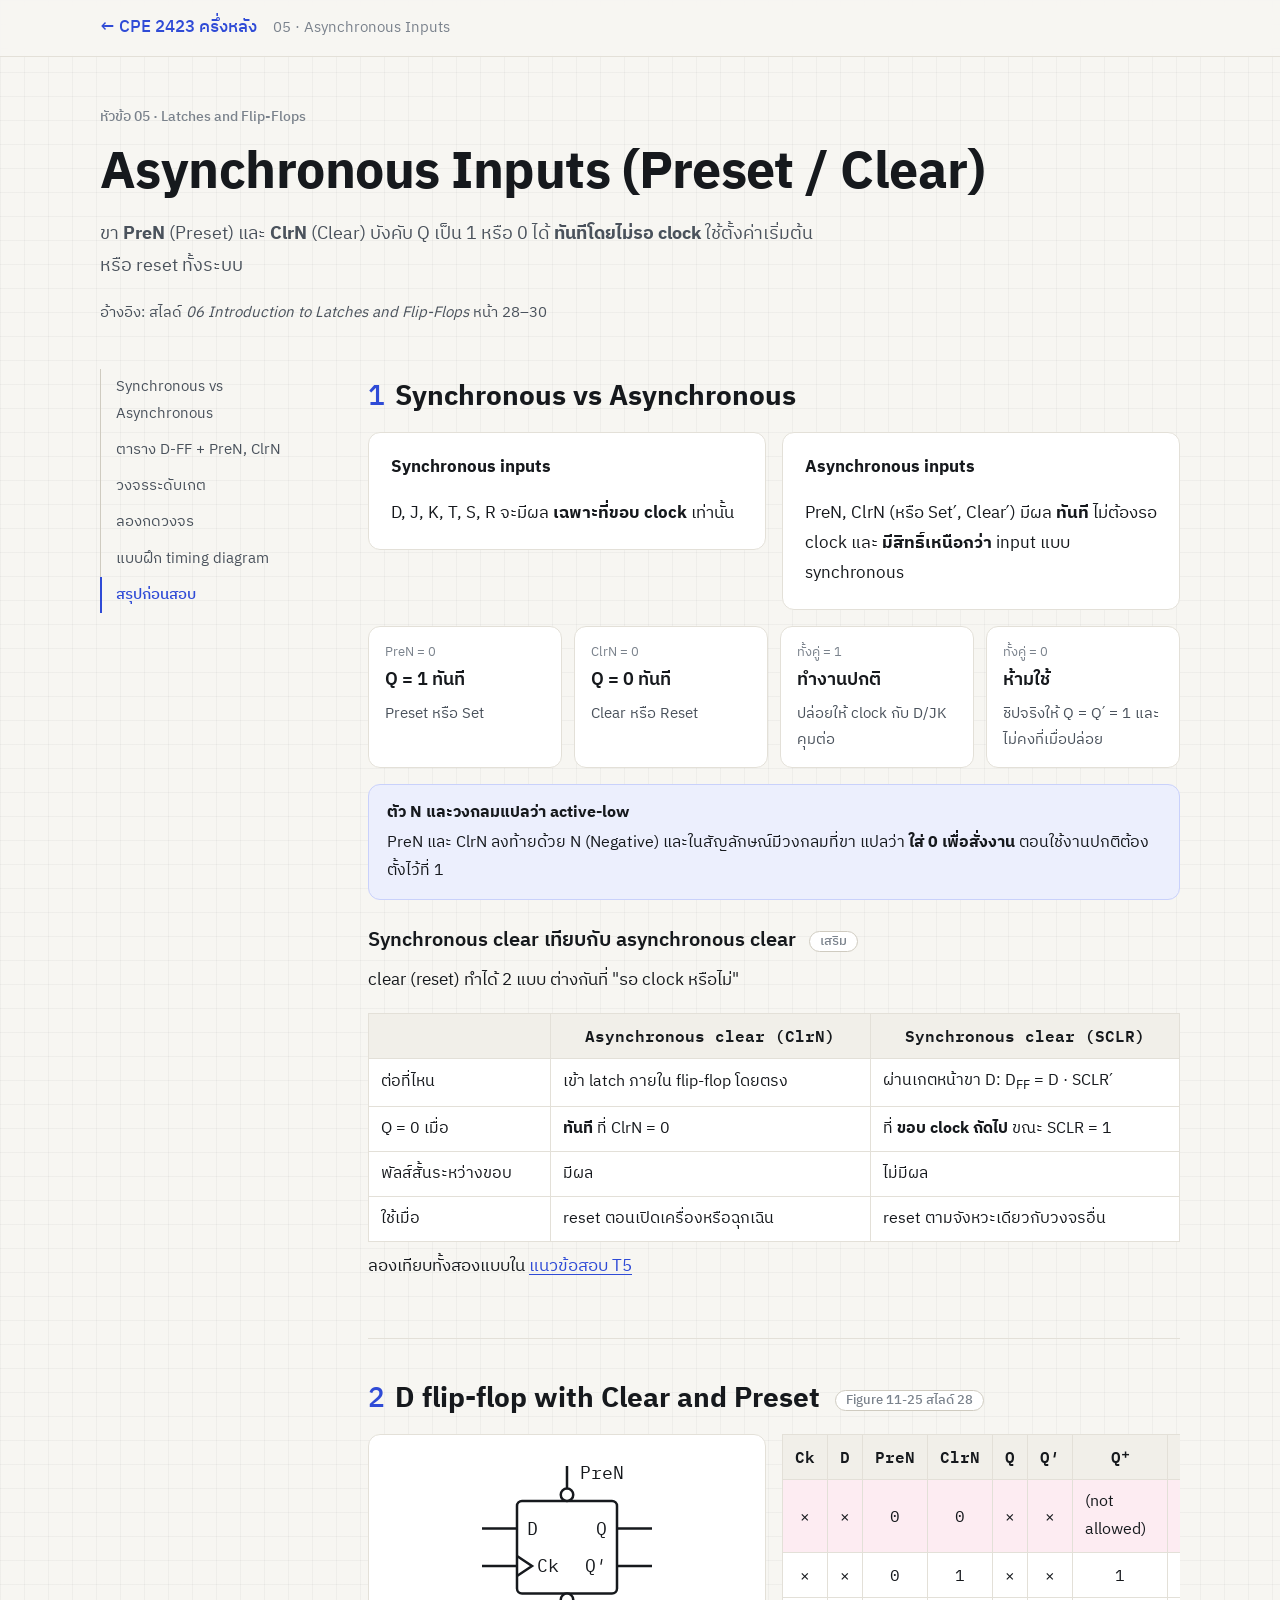
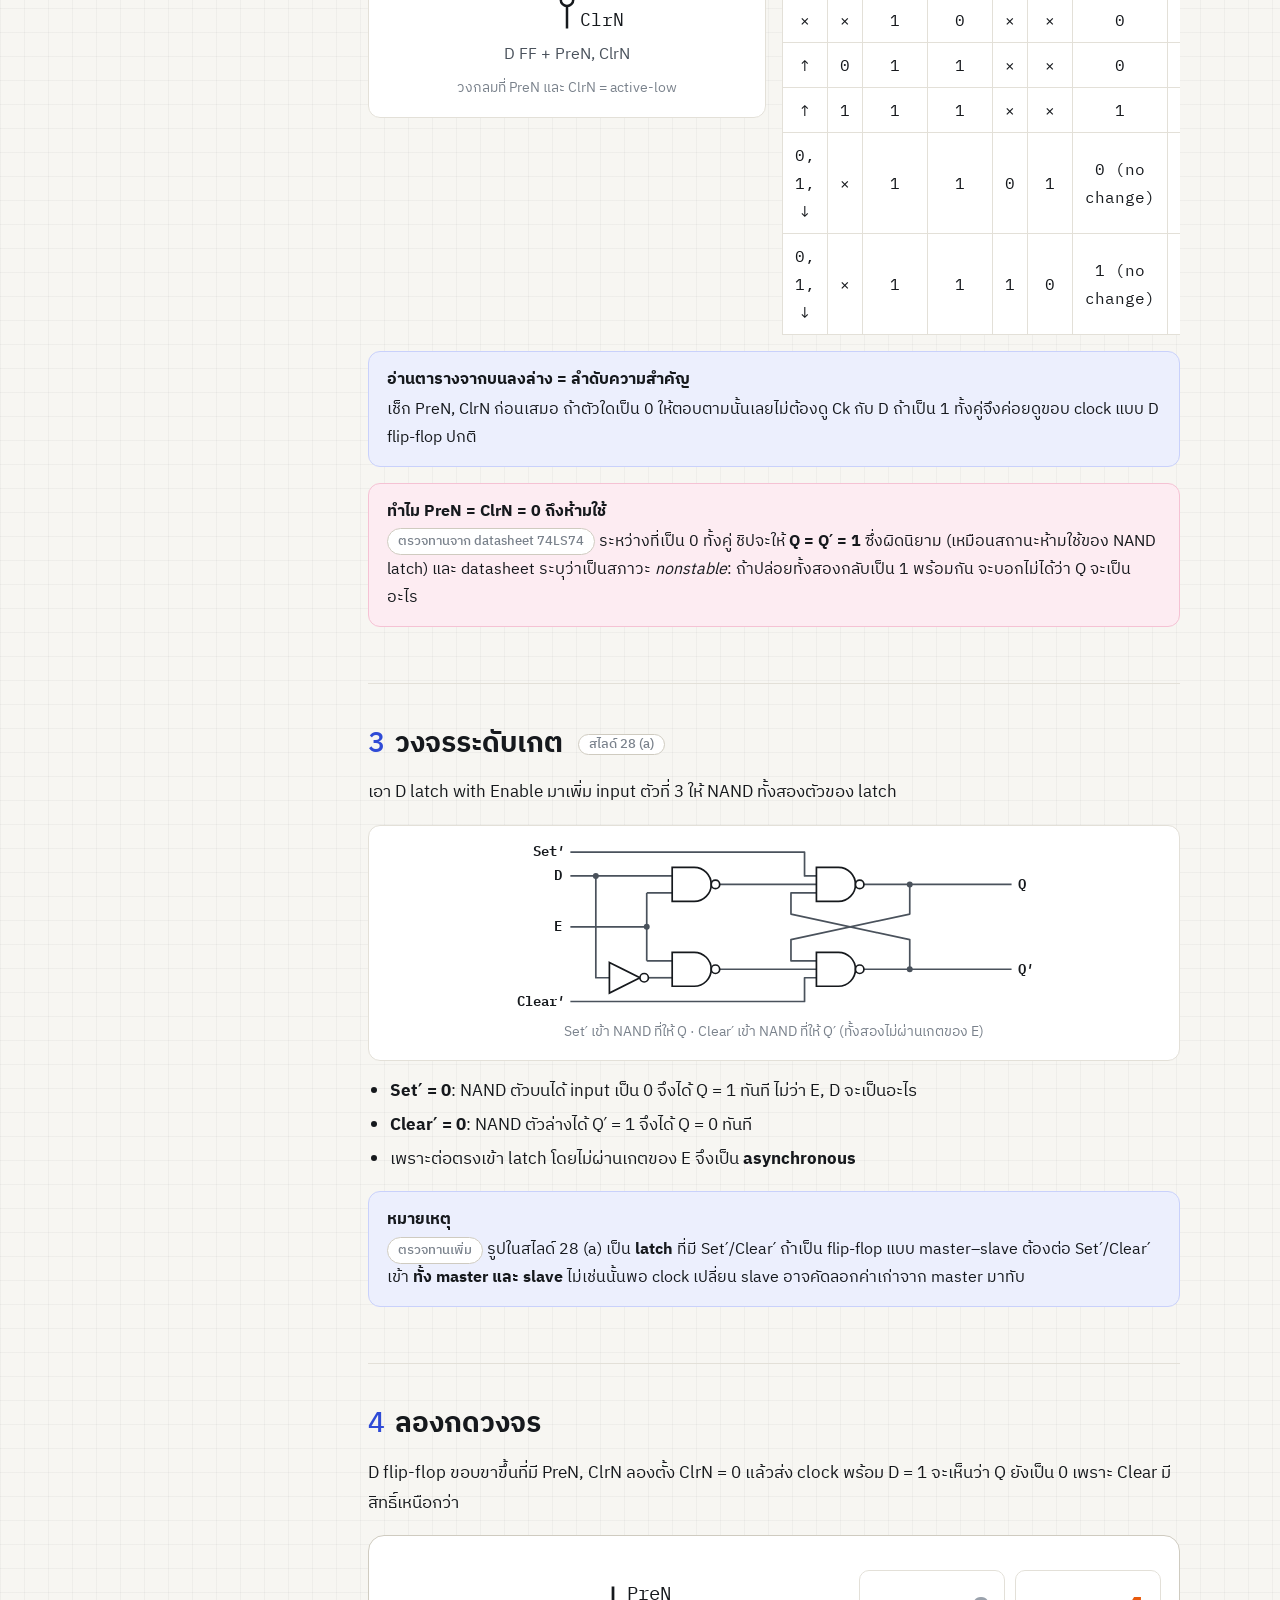
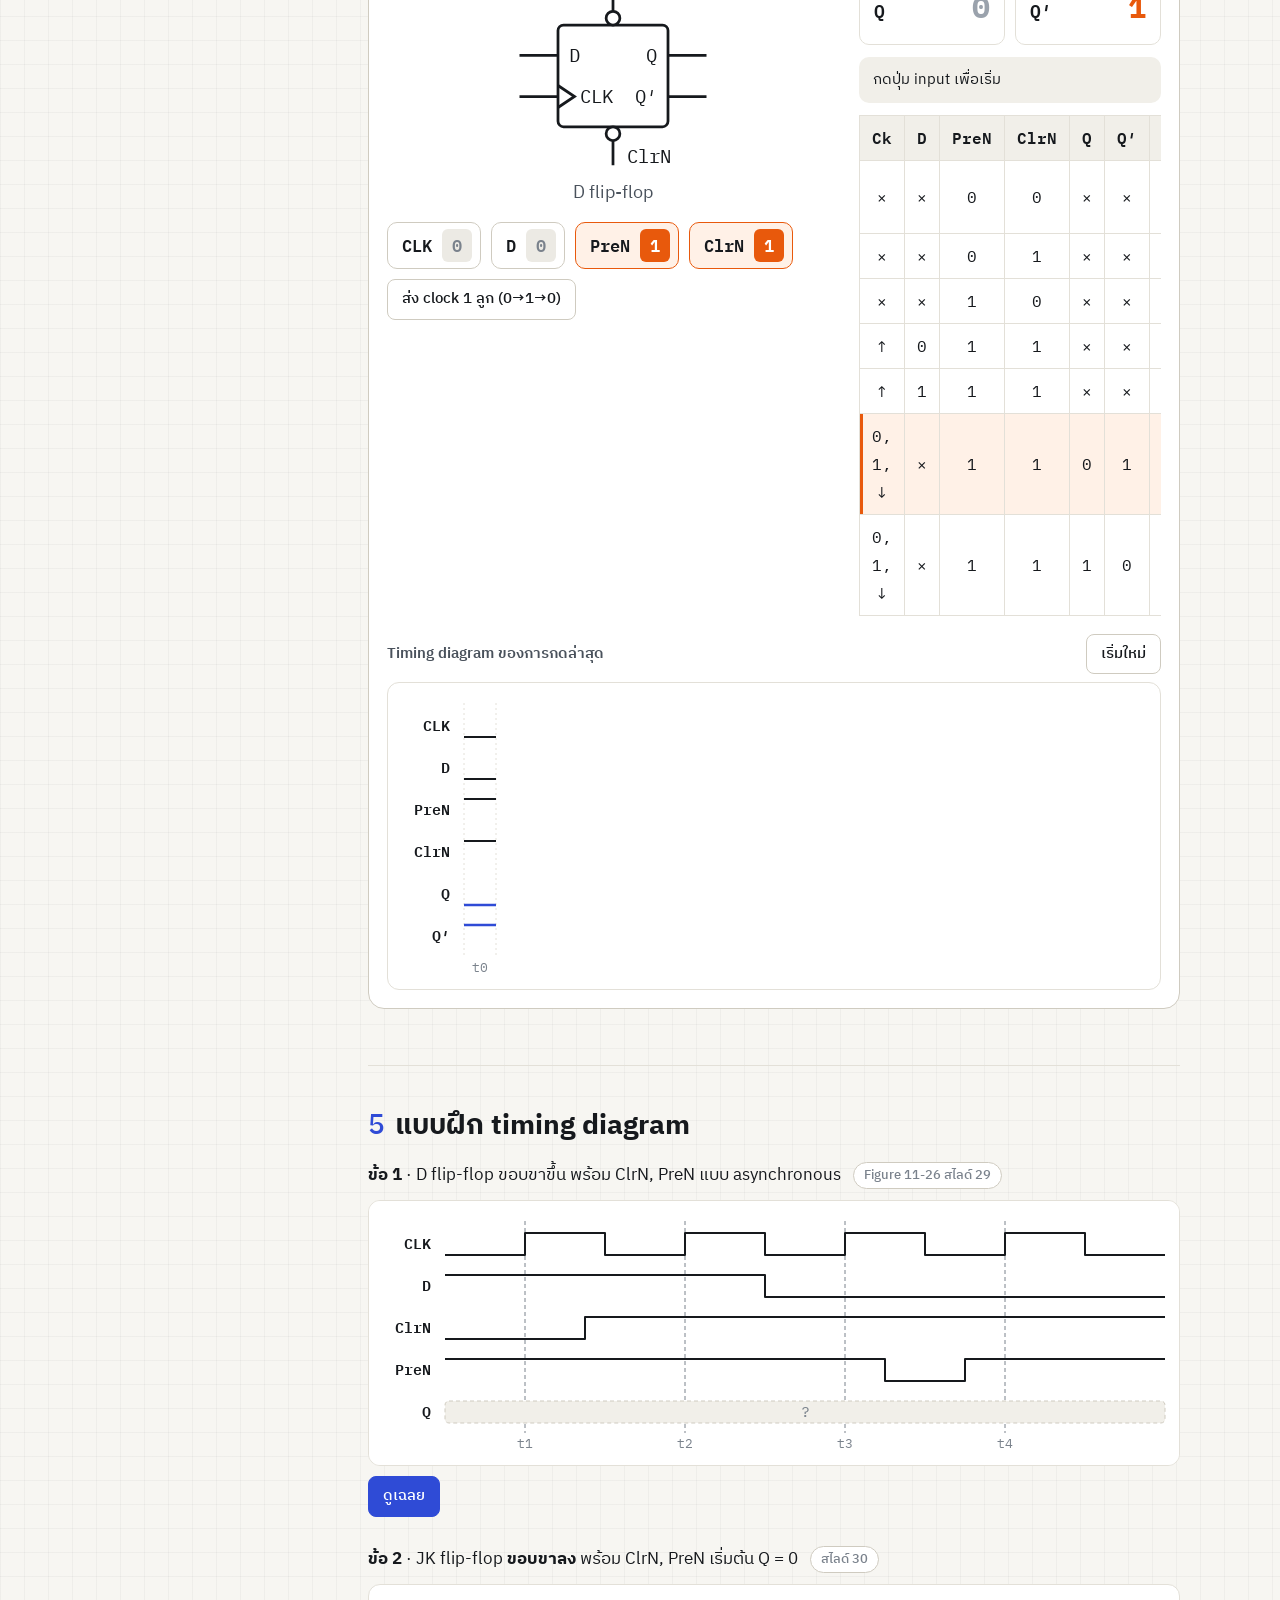
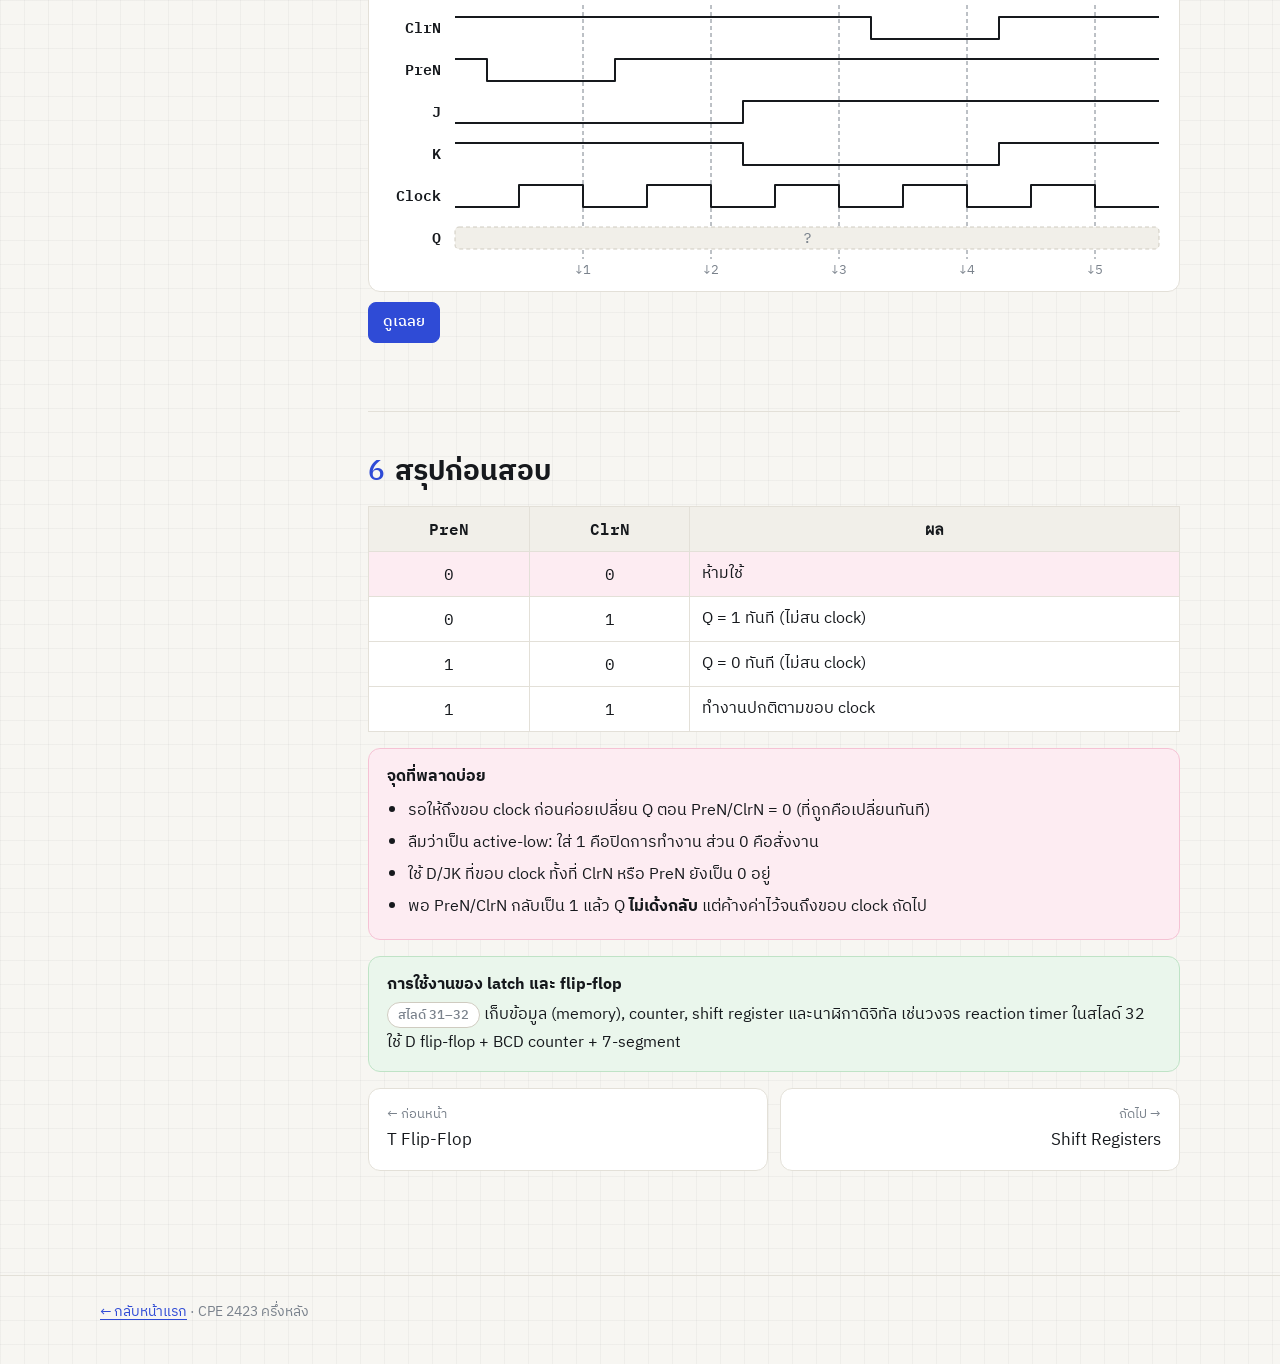
<file: topics/async-inputs.html>
<!doctype html>
<html lang="th">
<head>
  <meta charset="utf-8">
  <meta name="viewport" content="width=device-width, initial-scale=1">
  <meta name="color-scheme" content="light">
  <meta name="description" content="สรุป Asynchronous Inputs (Preset / Clear) ตามสไลด์ 06: PreN, ClrN แบบ active-low, ลำดับความสำคัญเหนือ clock, วงจรระดับเกต และแบบฝึก timing diagram ของ D และ JK flip-flop">
  <title>Asynchronous Inputs · CPE 2423</title>
  <link rel="preconnect" href="https://fonts.googleapis.com">
  <link rel="preconnect" href="https://fonts.gstatic.com" crossorigin>
  <link href="https://fonts.googleapis.com/css2?family=IBM+Plex+Mono:wght@400;500;600&family=IBM+Plex+Sans+Thai:wght@400;500;600;700&display=swap" rel="stylesheet">
  <link rel="stylesheet" href="../assets/style.css">
</head>
<body>
  <nav class="topbar">
    <div class="wrap">
      <a href="../index.html">← CPE 2423 ครึ่งหลัง</a>
      <span class="crumb">05 · Asynchronous Inputs</span>
    </div>
  </nav>

  <header class="page-head wrap">
    <p class="eyebrow">หัวข้อ 05 · Latches and Flip-Flops</p>
    <h1>Asynchronous Inputs (Preset / Clear)</h1>
    <p class="lead">ขา <b>PreN</b> (Preset) และ <b>ClrN</b> (Clear) บังคับ Q เป็น 1 หรือ 0 ได้ <b>ทันทีโดยไม่รอ clock</b> ใช้ตั้งค่าเริ่มต้นหรือ reset ทั้งระบบ</p>
    <p class="source">อ้างอิง: สไลด์ <i>06 Introduction to Latches and Flip-Flops</i> หน้า 28–30</p>
  </header>

  <div class="wrap layout">
    <details class="toc" open>
      <summary>สารบัญ</summary>
      <ol>
        <li><a href="#overview">Synchronous vs Asynchronous</a></li>
        <li><a href="#table">ตาราง D-FF + PreN, ClrN</a></li>
        <li><a href="#gate">วงจรระดับเกต</a></li>
        <li><a href="#sim">ลองกดวงจร</a></li>
        <li><a href="#practice">แบบฝึก timing diagram</a></li>
        <li><a href="#recap">สรุปก่อนสอบ</a></li>
      </ol>
    </details>

    <main class="content">
      <!-- 1 -->
      <section id="overview">
        <h2><span class="num">1</span>Synchronous vs Asynchronous</h2>
        <div class="two-col">
          <div class="card">
            <p><b>Synchronous inputs</b></p>
            <p>D, J, K, T, S, R จะมีผล <b>เฉพาะที่ขอบ clock</b> เท่านั้น</p>
          </div>
          <div class="card">
            <p><b>Asynchronous inputs</b></p>
            <p>PreN, ClrN (หรือ Set′, Clear′) มีผล <b>ทันที</b> ไม่ต้องรอ clock และ <b>มีสิทธิ์เหนือกว่า</b> input แบบ synchronous</p>
          </div>
        </div>
        <div class="keypoints">
          <div class="kp"><div class="k">PreN = 0</div><div class="v">Q = 1 ทันที</div><p>Preset หรือ Set</p></div>
          <div class="kp"><div class="k">ClrN = 0</div><div class="v">Q = 0 ทันที</div><p>Clear หรือ Reset</p></div>
          <div class="kp"><div class="k">ทั้งคู่ = 1</div><div class="v">ทำงานปกติ</div><p>ปล่อยให้ clock กับ D/JK คุมต่อ</p></div>
          <div class="kp"><div class="k">ทั้งคู่ = 0</div><div class="v">ห้ามใช้</div><p>ชิปจริงให้ Q = Q′ = 1 และไม่คงที่เมื่อปล่อย</p></div>
        </div>
        <div class="callout tip">
          <b>ตัว N และวงกลมแปลว่า active-low</b>
          PreN และ ClrN ลงท้ายด้วย N (Negative) และในสัญลักษณ์มีวงกลมที่ขา แปลว่า <b>ใส่ 0 เพื่อสั่งงาน</b> ตอนใช้งานปกติต้องตั้งไว้ที่ 1
        </div>

        <h3>Synchronous clear เทียบกับ asynchronous clear <span class="ref">เสริม</span></h3>
        <p>clear (reset) ทำได้ 2 แบบ ต่างกันที่ "รอ clock หรือไม่"</p>
        <div class="table-scroll">
          <table class="tt">
            <thead><tr><th></th><th>Asynchronous clear (ClrN)</th><th>Synchronous clear (SCLR)</th></tr></thead>
            <tbody>
              <tr><td class="txt">ต่อที่ไหน</td><td class="txt">เข้า latch ภายใน flip-flop โดยตรง</td><td class="txt">ผ่านเกตหน้าขา D: D<sub>FF</sub> = D · SCLR′</td></tr>
              <tr><td class="txt">Q = 0 เมื่อ</td><td class="txt"><b>ทันที</b> ที่ ClrN = 0</td><td class="txt">ที่ <b>ขอบ clock ถัดไป</b> ขณะ SCLR = 1</td></tr>
              <tr><td class="txt">พัลส์สั้นระหว่างขอบ</td><td class="txt">มีผล</td><td class="txt">ไม่มีผล</td></tr>
              <tr><td class="txt">ใช้เมื่อ</td><td class="txt">reset ตอนเปิดเครื่องหรือฉุกเฉิน</td><td class="txt">reset ตามจังหวะเดียวกับวงจรอื่น</td></tr>
            </tbody>
          </table>
        </div>
        <p style="margin-top: 10px;">ลองเทียบทั้งสองแบบใน <a href="../exam.html#timing">แนวข้อสอบ T5</a></p>
      </section>

      <!-- 2 -->
      <section id="table">
        <h2><span class="num">2</span>D flip-flop with Clear and Preset <span class="ref">Figure 11-25 สไลด์ 28</span></h2>
        <div class="two-col">
          <figure class="figure" style="margin: 0;">
            <div class="sym-grid" style="grid-template-columns: minmax(0, 200px); justify-content: center;" id="symbol"></div>
            <figcaption>วงกลมที่ PreN และ ClrN = active-low</figcaption>
          </figure>
          <div class="table-scroll">
            <table class="tt">
              <thead><tr><th>Ck</th><th>D</th><th>PreN</th><th>ClrN</th><th>Q</th><th>Q′</th><th>Q⁺</th><th>Q⁺′</th></tr></thead>
              <tbody>
                <tr class="bad"><td>×</td><td>×</td><td>0</td><td>0</td><td>×</td><td>×</td><td class="txt">(not allowed)</td><td class="txt">(not allowed)</td></tr>
                <tr><td>×</td><td>×</td><td>0</td><td>1</td><td>×</td><td>×</td><td>1</td><td>0</td></tr>
                <tr><td>×</td><td>×</td><td>1</td><td>0</td><td>×</td><td>×</td><td>0</td><td>1</td></tr>
                <tr><td>↑</td><td>0</td><td>1</td><td>1</td><td>×</td><td>×</td><td>0</td><td>1</td></tr>
                <tr><td>↑</td><td>1</td><td>1</td><td>1</td><td>×</td><td>×</td><td>1</td><td>0</td></tr>
                <tr><td>0, 1, ↓</td><td>×</td><td>1</td><td>1</td><td>0</td><td>1</td><td>0 (no change)</td><td>0 (no change)</td></tr>
                <tr><td>0, 1, ↓</td><td>×</td><td>1</td><td>1</td><td>1</td><td>0</td><td>1 (no change)</td><td>1 (no change)</td></tr>
              </tbody>
            </table>
          </div>
        </div>
        <div class="callout tip">
          <b>อ่านตารางจากบนลงล่าง = ลำดับความสำคัญ</b>
          เช็ก PreN, ClrN ก่อนเสมอ ถ้าตัวใดเป็น 0 ให้ตอบตามนั้นเลยไม่ต้องดู Ck กับ D ถ้าเป็น 1 ทั้งคู่จึงค่อยดูขอบ clock แบบ D flip-flop ปกติ
        </div>
        <div class="callout warn">
          <b>ทำไม PreN = ClrN = 0 ถึงห้ามใช้</b> <span class="ref" style="margin-left:0">ตรวจทานจาก datasheet 74LS74</span>
          ระหว่างที่เป็น 0 ทั้งคู่ ชิปจะให้ <b>Q = Q′ = 1</b> ซึ่งผิดนิยาม (เหมือนสถานะห้ามใช้ของ NAND latch) และ datasheet ระบุว่าเป็นสภาวะ <i>nonstable</i>: ถ้าปล่อยทั้งสองกลับเป็น 1 พร้อมกัน จะบอกไม่ได้ว่า Q จะเป็นอะไร
        </div>
      </section>

      <!-- 3 -->
      <section id="gate">
        <h2><span class="num">3</span>วงจรระดับเกต <span class="ref">สไลด์ 28 (a)</span></h2>
        <p>เอา D latch with Enable มาเพิ่ม input ตัวที่ 3 ให้ NAND ทั้งสองตัวของ latch</p>
        <figure class="figure wide">
          <svg data-schematic="gated" role="img" aria-label="Gated D latch ที่ Set prime เข้า NAND ตัวบนของ latch และ Clear prime เข้า NAND ตัวล่าง"></svg>
          <figcaption>Set′ เข้า NAND ที่ให้ Q · Clear′ เข้า NAND ที่ให้ Q′ (ทั้งสองไม่ผ่านเกตของ E)</figcaption>
        </figure>
        <ul>
          <li><b>Set′ = 0</b>: NAND ตัวบนได้ input เป็น 0 จึงได้ Q = 1 ทันที ไม่ว่า E, D จะเป็นอะไร</li>
          <li><b>Clear′ = 0</b>: NAND ตัวล่างได้ Q′ = 1 จึงได้ Q = 0 ทันที</li>
          <li>เพราะต่อตรงเข้า latch โดยไม่ผ่านเกตของ E จึงเป็น <b>asynchronous</b></li>
        </ul>
        <div class="callout tip">
          <b>หมายเหตุ</b> <span class="ref" style="margin-left:0">ตรวจทานเพิ่ม</span>
          รูปในสไลด์ 28 (a) เป็น <b>latch</b> ที่มี Set′/Clear′ ถ้าเป็น flip-flop แบบ master–slave ต้องต่อ Set′/Clear′ เข้า <b>ทั้ง master และ slave</b> ไม่เช่นนั้นพอ clock เปลี่ยน slave อาจคัดลอกค่าเก่าจาก master มาทับ
        </div>
      </section>

      <!-- 4 -->
      <section id="sim">
        <h2><span class="num">4</span>ลองกดวงจร</h2>
        <p>D flip-flop ขอบขาขึ้นที่มี PreN, ClrN ลองตั้ง ClrN = 0 แล้วส่ง clock พร้อม D = 1 จะเห็นว่า Q ยังเป็น 0 เพราะ Clear มีสิทธิ์เหนือกว่า</p>
        <div id="simulator"></div>
      </section>

      <!-- 5 -->
      <section id="practice">
        <h2><span class="num">5</span>แบบฝึก timing diagram</h2>
        <div class="exercise">
          <p class="q-text"><b>ข้อ 1</b> · D flip-flop ขอบขาขึ้น พร้อม ClrN, PreN แบบ asynchronous <span class="ref">Figure 11-26 สไลด์ 29</span></p>
          <div class="wave-scroll"><svg data-exercise="1" role="img" aria-label="แบบฝึกข้อ 1 สัญญาณ CLK D ClrN PreN จากสไลด์ 29"></svg></div>
          <div class="actions"><button class="btn primary" type="button" data-reveal="1">ดูเฉลย</button></div>
          <div class="answer callout ok" data-answer="1" hidden>
            <b>เฉลยข้อ 1</b>
            <ul style="margin: 6px 0 0;">
              <li>ต้น ~ t1: ClrN = 0 จึงได้ Q = 0 (ที่ t1 ถึง D = 1 ก็ไม่มีผล เพราะ Clear ยังทำงานอยู่)</li>
              <li>t2: ClrN = PreN = 1 และ D = 1 จึงได้ Q = 1</li>
              <li>t3: D = 0 จึงได้ Q = 0</li>
              <li>ระหว่าง t3–t4: PreN = 0 จึงได้ Q = 1 <b>ทันที</b> ไม่รอขอบ</li>
              <li>t4: D = 0 จึงได้ Q = 0</li>
            </ul>
          </div>
        </div>

        <div class="exercise">
          <p class="q-text"><b>ข้อ 2</b> · JK flip-flop <b>ขอบขาลง</b> พร้อม ClrN, PreN เริ่มต้น Q = 0 <span class="ref">สไลด์ 30</span></p>
          <div class="wave-scroll"><svg data-exercise="2" role="img" aria-label="แบบฝึกข้อ 2 สัญญาณ ClrN PreN J K Clock จากสไลด์ 30"></svg></div>
          <div class="actions"><button class="btn primary" type="button" data-reveal="2">ดูเฉลย</button></div>
          <div class="answer callout ok" data-answer="2" hidden>
            <b>เฉลยข้อ 2</b>
            <ul style="margin: 6px 0 0;">
              <li>PreN = 0 ตั้งแต่ช่วงต้น จึงได้ Q = 1 ทันที (↓1 อยู่ในช่วง Preset จึงไม่มีผล)</li>
              <li>↓2: JK = 01 จึง Reset ได้ Q = 0</li>
              <li>↓3: JK = 10 จึง Set ได้ Q = 1</li>
              <li>ClrN = 0 จึงได้ Q = 0 ทันที (↓4 อยู่ในช่วง Clear จึงไม่มีผล)</li>
              <li>↓5: JK = 11 จึง Toggle จาก 0 เป็น 1</li>
            </ul>
          </div>
        </div>
      </section>

      <!-- 6 -->
      <section id="recap">
        <h2><span class="num">6</span>สรุปก่อนสอบ</h2>
        <div class="table-scroll">
          <table class="tt">
            <thead><tr><th>PreN</th><th>ClrN</th><th>ผล</th></tr></thead>
            <tbody>
              <tr class="bad"><td>0</td><td>0</td><td class="txt">ห้ามใช้</td></tr>
              <tr><td>0</td><td>1</td><td class="txt">Q = 1 ทันที (ไม่สน clock)</td></tr>
              <tr><td>1</td><td>0</td><td class="txt">Q = 0 ทันที (ไม่สน clock)</td></tr>
              <tr><td>1</td><td>1</td><td class="txt">ทำงานปกติตามขอบ clock</td></tr>
            </tbody>
          </table>
        </div>
        <div class="callout warn">
          <b>จุดที่พลาดบ่อย</b>
          <ul style="margin: 6px 0 0;">
            <li>รอให้ถึงขอบ clock ก่อนค่อยเปลี่ยน Q ตอน PreN/ClrN = 0 (ที่ถูกคือเปลี่ยนทันที)</li>
            <li>ลืมว่าเป็น active-low: ใส่ 1 คือปิดการทำงาน ส่วน 0 คือสั่งงาน</li>
            <li>ใช้ D/JK ที่ขอบ clock ทั้งที่ ClrN หรือ PreN ยังเป็น 0 อยู่</li>
            <li>พอ PreN/ClrN กลับเป็น 1 แล้ว Q <b>ไม่เด้งกลับ</b> แต่ค้างค่าไว้จนถึงขอบ clock ถัดไป</li>
          </ul>
        </div>
        <div class="callout ok">
          <b>การใช้งานของ latch และ flip-flop</b> <span class="ref" style="margin-left:0">สไลด์ 31–32</span>
          เก็บข้อมูล (memory), counter, shift register และนาฬิกาดิจิทัล เช่นวงจร reaction timer ในสไลด์ 32 ใช้ D flip-flop + BCD counter + 7-segment
        </div>
        <nav class="pager" aria-label="หัวข้อก่อนหน้าและถัดไป">
          <a href="t-flipflop.html"><small>← ก่อนหน้า</small>T Flip-Flop</a>
          <a class="next" href="shift-registers.html"><small>ถัดไป →</small>Shift Registers</a>
        </nav>
      </section>
    </main>
  </div>

  <footer class="site-footer">
    <div class="wrap"><a href="../index.html">← กลับหน้าแรก</a> · CPE 2423 ครึ่งหลัง</div>
  </footer>

  <script src="../assets/logic-kit.js"></script>
  <script>
    (function () {
      "use strict";
      const { NOT, schematic, simulate, pulses, isEdge, byQ, ffSymbol, exercises, ffSim, tocSpy } = LK;

      document.getElementById("symbol").innerHTML = ffSymbol({ left: ["D", { name: "Ck", clk: "rise" }], top: "PreN", bottom: "ClrN", cap: "D FF + PreN, ClrN" });

      // Gated D latch with Set′ on the Q gate and Clear′ on the Q′ gate (three-input NANDs).
      schematic(document.querySelector('[data-schematic="gated"]'), {
        viewBox: "-50 0 660 200",
        nets: {
          D: { d: "M40 40 H166 M70 40 V160 H86", dots: [[70, 40]] },
          Dn: { d: "M132 160 H166" },
          E: { d: "M40 100 H130 M130 60 V140 M130 60 H166 M130 140 H166", dots: [[130, 100]] },
          Sp: { d: "M216 50 H336" },
          Rp: { d: "M216 150 H336" },
          Set: { d: "M40 12 H316 V40 H336" },
          Clr: { d: "M40 188 H316 V160 H336" },
          Q: { d: "M386 50 H560 M440 50 V85 L300 115 V140 H336", dots: [[440, 50]] },
          Qn: { d: "M386 150 H560 M440 150 V115 L300 85 V60 H336", dots: [[440, 150]] },
        },
        gates: [["not", 80, 140], ["nand", 160, 30], ["nand", 160, 130], ["nand", 330, 30], ["nand", 330, 130]],
        labels: [["Set′", 34, 17, "end"], ["D", 30, 45, "end"], ["E", 30, 105, "end"], ["Clear′", 34, 193, "end"], ["Q", 568, 55], ["~Q", 568, 155]],
      });

      // Asynchronous inputs win over the clock; otherwise fall back to the synchronous behaviour.
      const withAsync = (sync) => (p, i, s) =>
        !i.PreN && !i.ClrN ? { Q: null } : !i.PreN ? { Q: 1 } : !i.ClrN ? { Q: 0 } : sync(p, i, s);
      const dRise = withAsync((p, i, s) => (isEdge(p, i, "CLK", "rise") ? { Q: i.D } : s));
      const jkFall = withAsync((p, i, s) =>
        isEdge(p, i, "Clock", "fall") ? { Q: i.J && i.K ? NOT(s.Q) : i.J ? 1 : i.K ? 0 : s.Q } : s);

      ffSim(document.getElementById("simulator"), {
        d: {
          tab: "D FF + PreN, ClrN",
          symbol: ffSymbol({ left: ["D", { name: "CLK", clk: "rise" }], top: "PreN", bottom: "ClrN", cap: "D flip-flop" }),
          inputs: [["CLK", "CLK"], ["D", "D"], ["PreN", "PreN"], ["ClrN", "ClrN"]],
          start: { CLK: 0, D: 0, PreN: 1, ClrN: 1 },
          init: { Q: 0 },
          step: dRise,
          pulse: "CLK",
          head: ["Ck", "D", "PreN", "ClrN", "Q", "Q⁺"],
          rows: [["×", "×", "0", "0", "×", "not allowed"], ["×", "×", "0", "1", "×", "1"], ["×", "×", "1", "0", "×", "0"], ["↑", "0", "1", "1", "×", "0"], ["↑", "1", "1", "1", "×", "1"], ["0, 1, ↓", "×", "1", "1", "0", "0"], ["0, 1, ↓", "×", "1", "1", "1", "1"]],
          row: (p, i, s, b) => (!i.PreN && !i.ClrN ? 0 : !i.PreN ? 1 : !i.ClrN ? 2 : isEdge(p, i, "CLK", "rise") ? 3 + i.D : byQ(5, b.Q)),
          describe: (p, i, s) =>
            !i.PreN && !i.ClrN ? ["ห้ามใช้: PreN และ ClrN เป็น 0 พร้อมกัน (ชิปจริงให้ Q = Q′ = 1 และไม่แน่นอนเมื่อปล่อย จึงแสดงเป็น ?)", "bad"]
            : !i.PreN ? ["PreN = 0 (Preset): Q = 1 ทันทีโดยไม่รอ clock", "set"]
            : !i.ClrN ? ["ClrN = 0 (Clear): Q = 0 ทันทีโดยไม่รอ clock", "set"]
            : isEdge(p, i, "CLK", "rise") ? [`ขอบขาขึ้น ↑: Q = D = ${s.Q}`, "set"]
            : [`PreN = ClrN = 1 แต่ไม่ใช่ขอบขาขึ้น: Q คงเดิม = ${s.Q === null ? "?" : s.Q}`, ""],
        },
      });

      exercises({
        1: {
          // Figure 11-26 on a grid of 1/8 clock period; rising edges at 4, 12, 20, 28.
          rows: simulate({
            CLK: pulses(36, [[4, 8], [12, 16], [20, 24], [28, 32]]),
            D: pulses(36, [[0, 16]]),
            ClrN: pulses(36, [[7, 36]]),
            PreN: pulses(36, [[0, 22], [26, 36]]),
          }, dRise, { Q: 0 }),
          signals: [{ key: "CLK", name: "CLK" }, { key: "D", name: "D" }, { key: "ClrN", name: "ClrN" }, { key: "PreN", name: "PreN" }, { key: "Q", name: "Q", out: true }],
          hide: ["Q"],
          opts: { ticks: false, marks: [4, 12, 20, 28].map((at, k) => ({ at, text: `t${k + 1}` })) },
          minStep: 12,
        },
        2: {
          // Slide 30 on a grid of 1/8 clock period; falling edges at 8, 16, 24, 32, 40.
          rows: simulate({
            ClrN: pulses(44, [[0, 26], [34, 44]]),
            PreN: pulses(44, [[0, 2], [10, 44]]),
            J: pulses(44, [[18, 44]]),
            K: pulses(44, [[0, 18], [34, 44]]),
            Clock: pulses(44, [[4, 8], [12, 16], [20, 24], [28, 32], [36, 40]]),
          }, jkFall, { Q: 0 }),
          signals: [{ key: "ClrN", name: "ClrN" }, { key: "PreN", name: "PreN" }, { key: "J", name: "J" }, { key: "K", name: "K" }, { key: "Clock", name: "Clock" }, { key: "Q", name: "Q", out: true }],
          hide: ["Q"],
          opts: { ticks: false, marks: [8, 16, 24, 32, 40].map((at, k) => ({ at, text: `↓${k + 1}` })) },
          minStep: 10,
        },
      });

      tocSpy(document.querySelector(".toc"));
    })();
  </script>
</body>
</html>
</file>
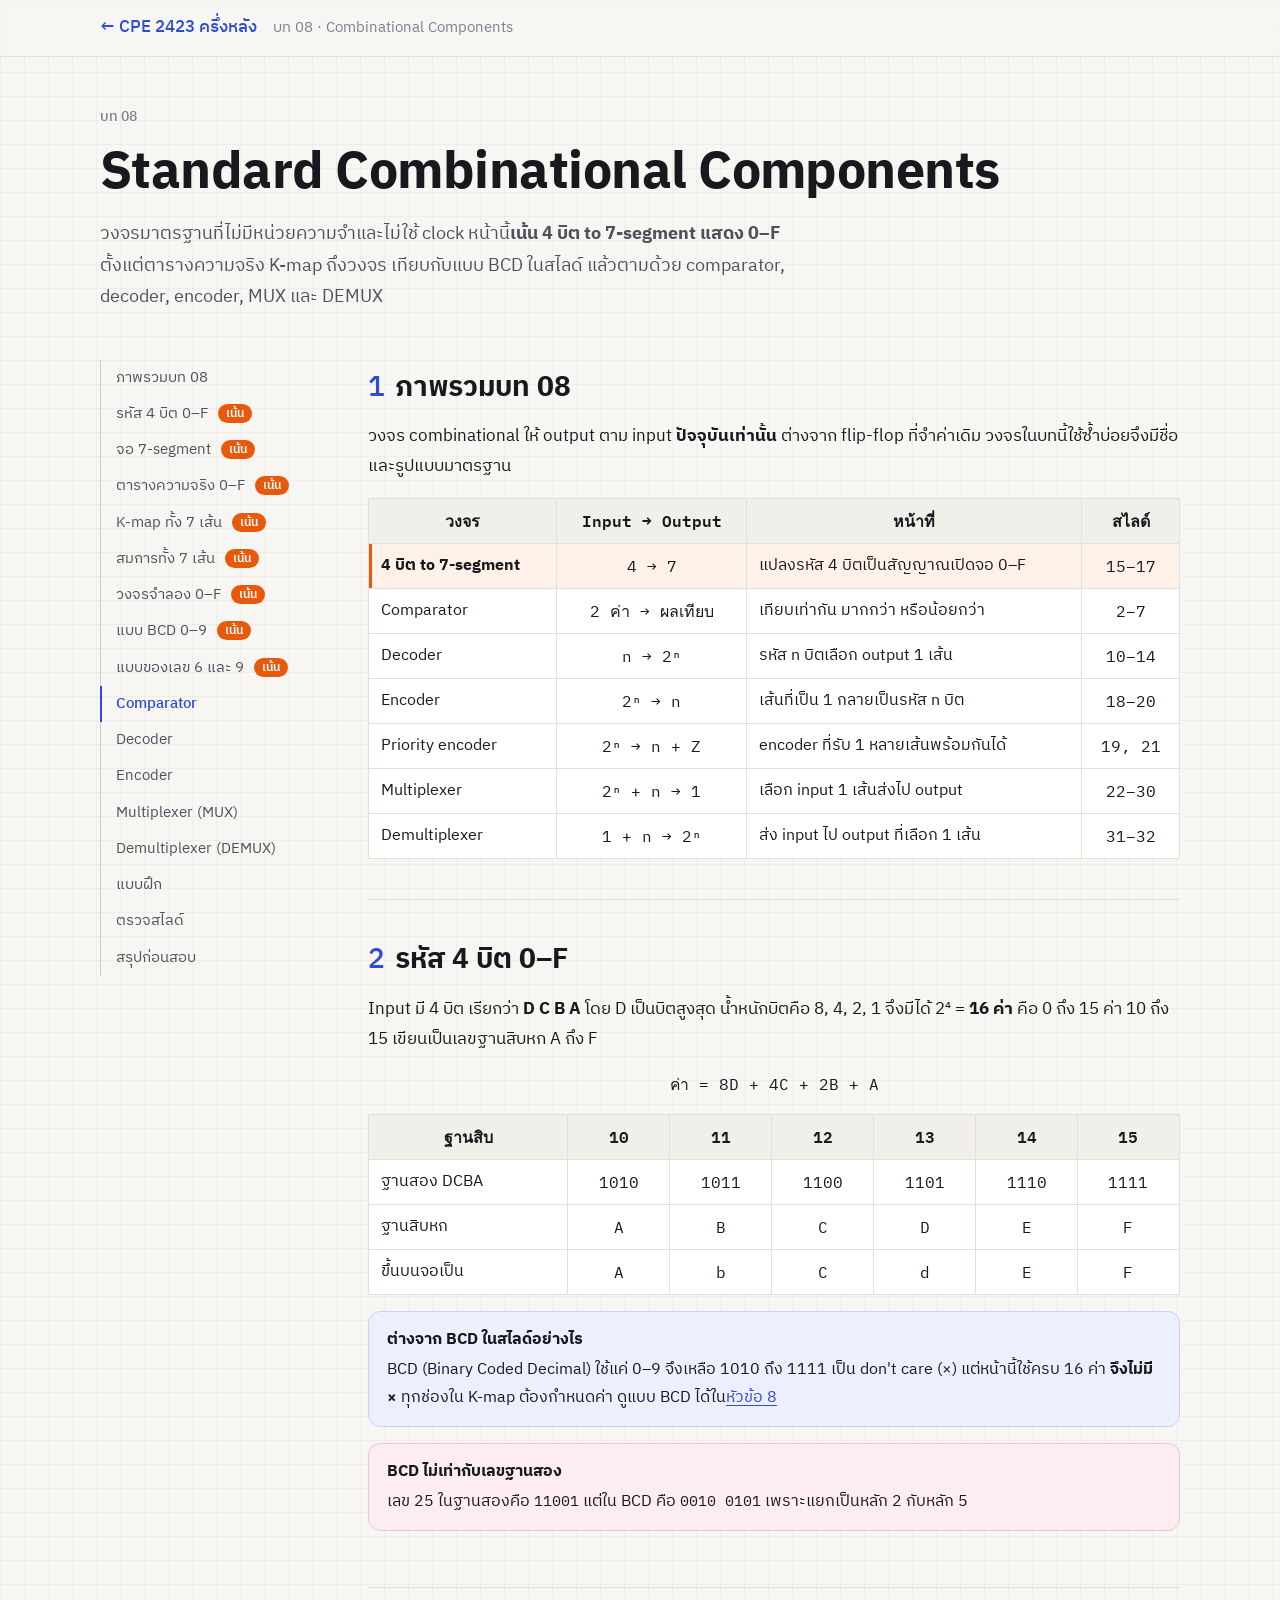
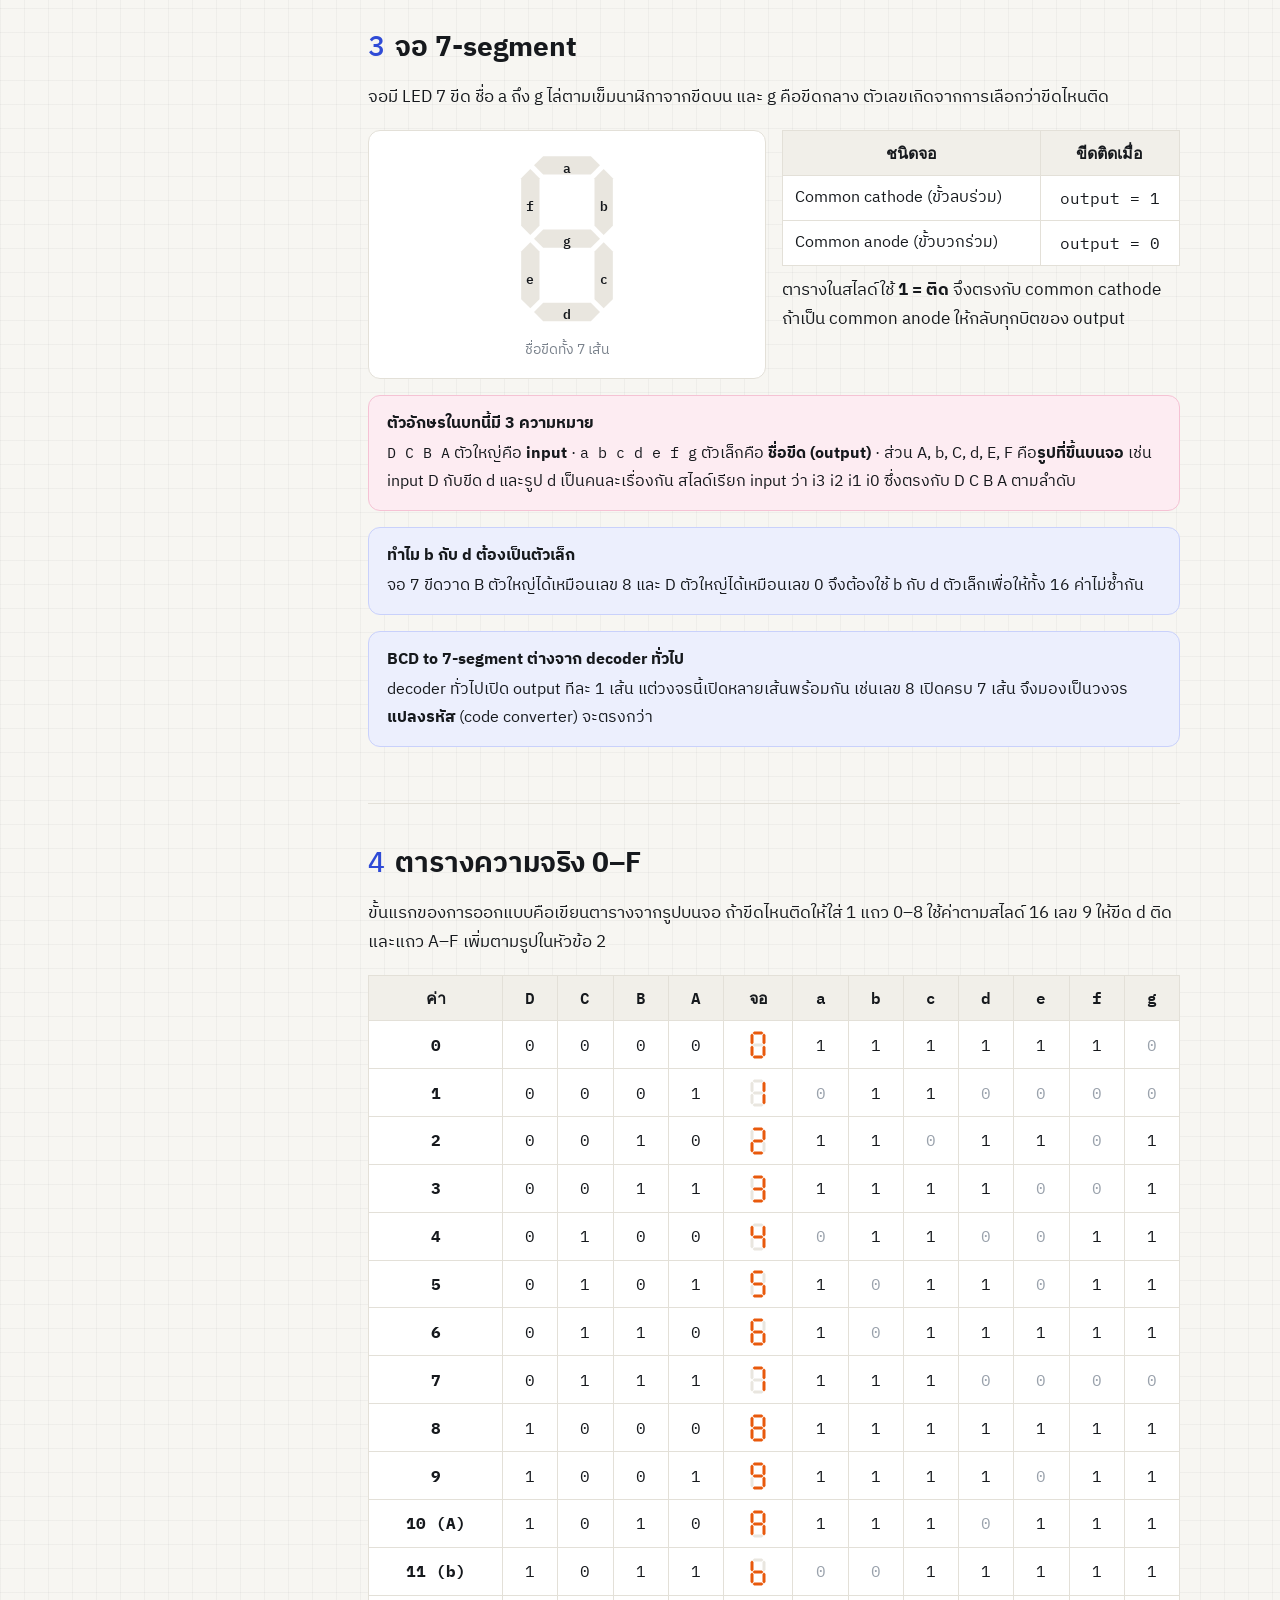
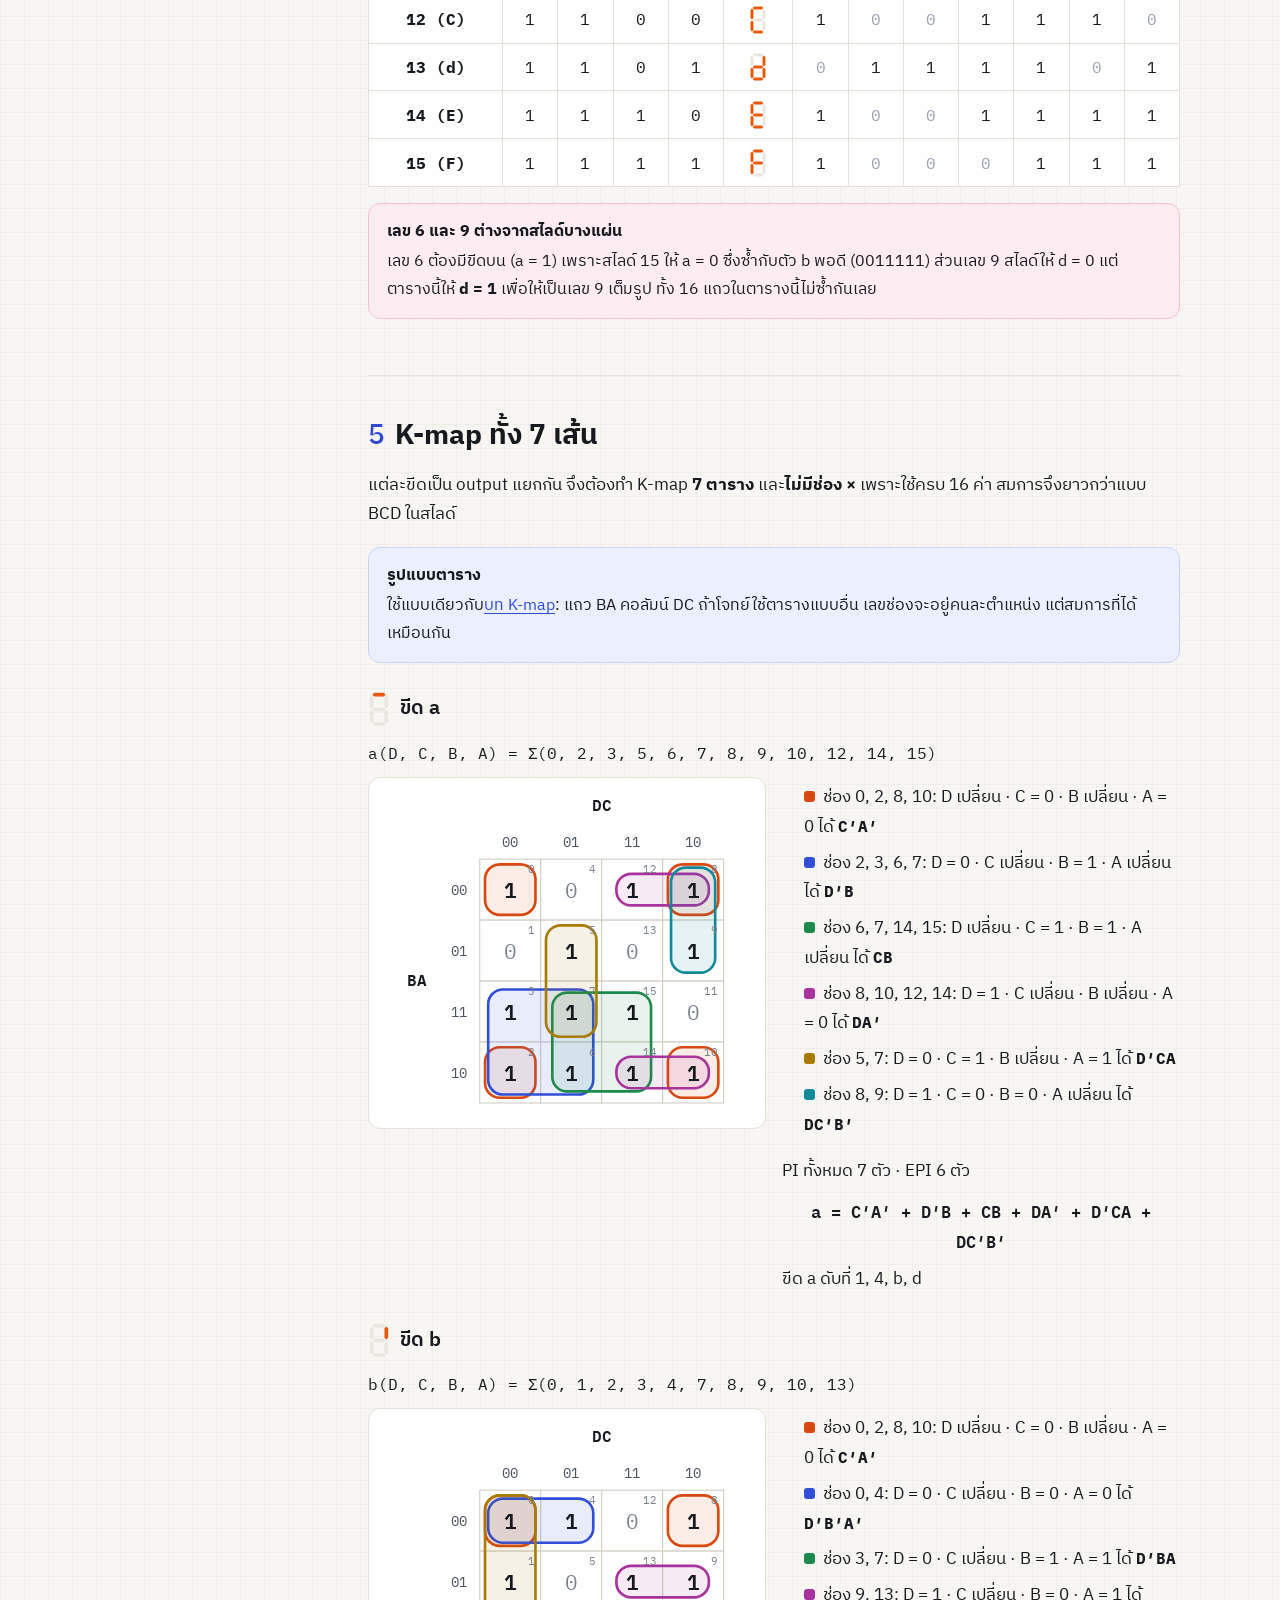
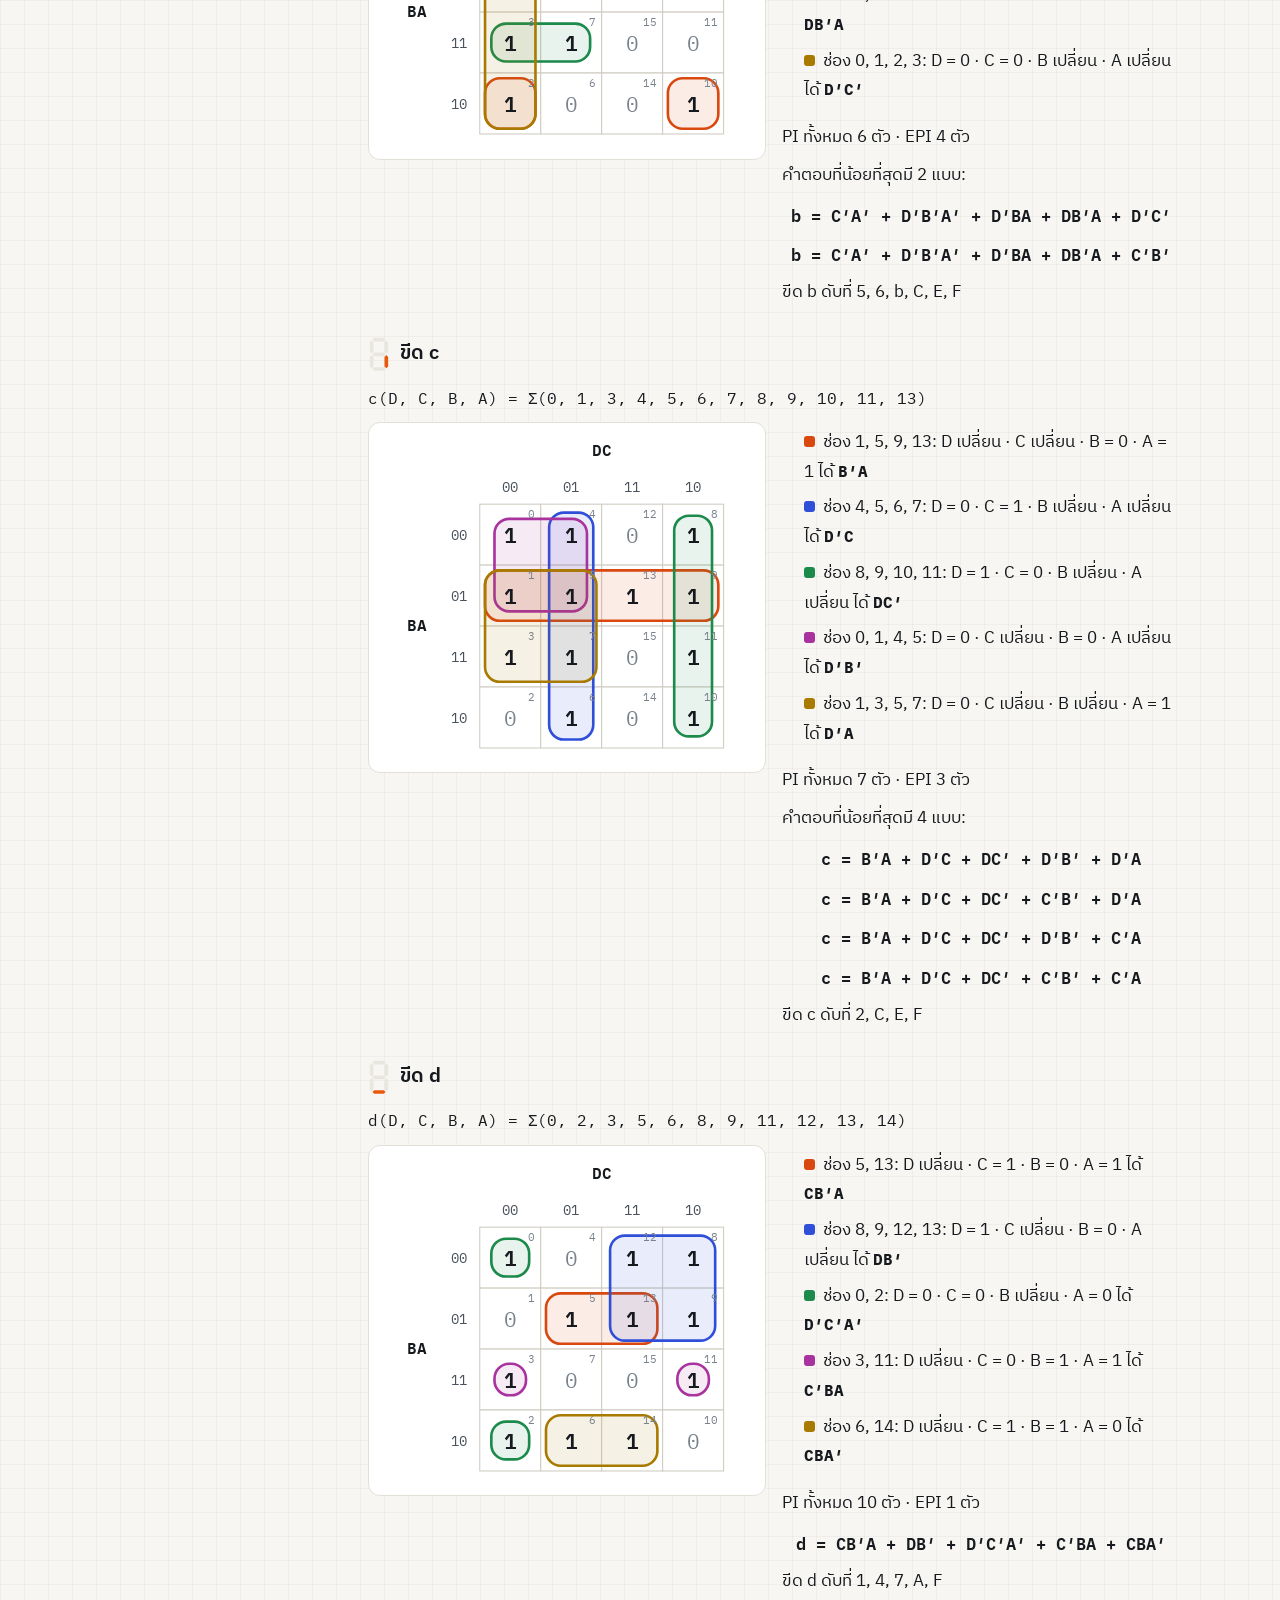
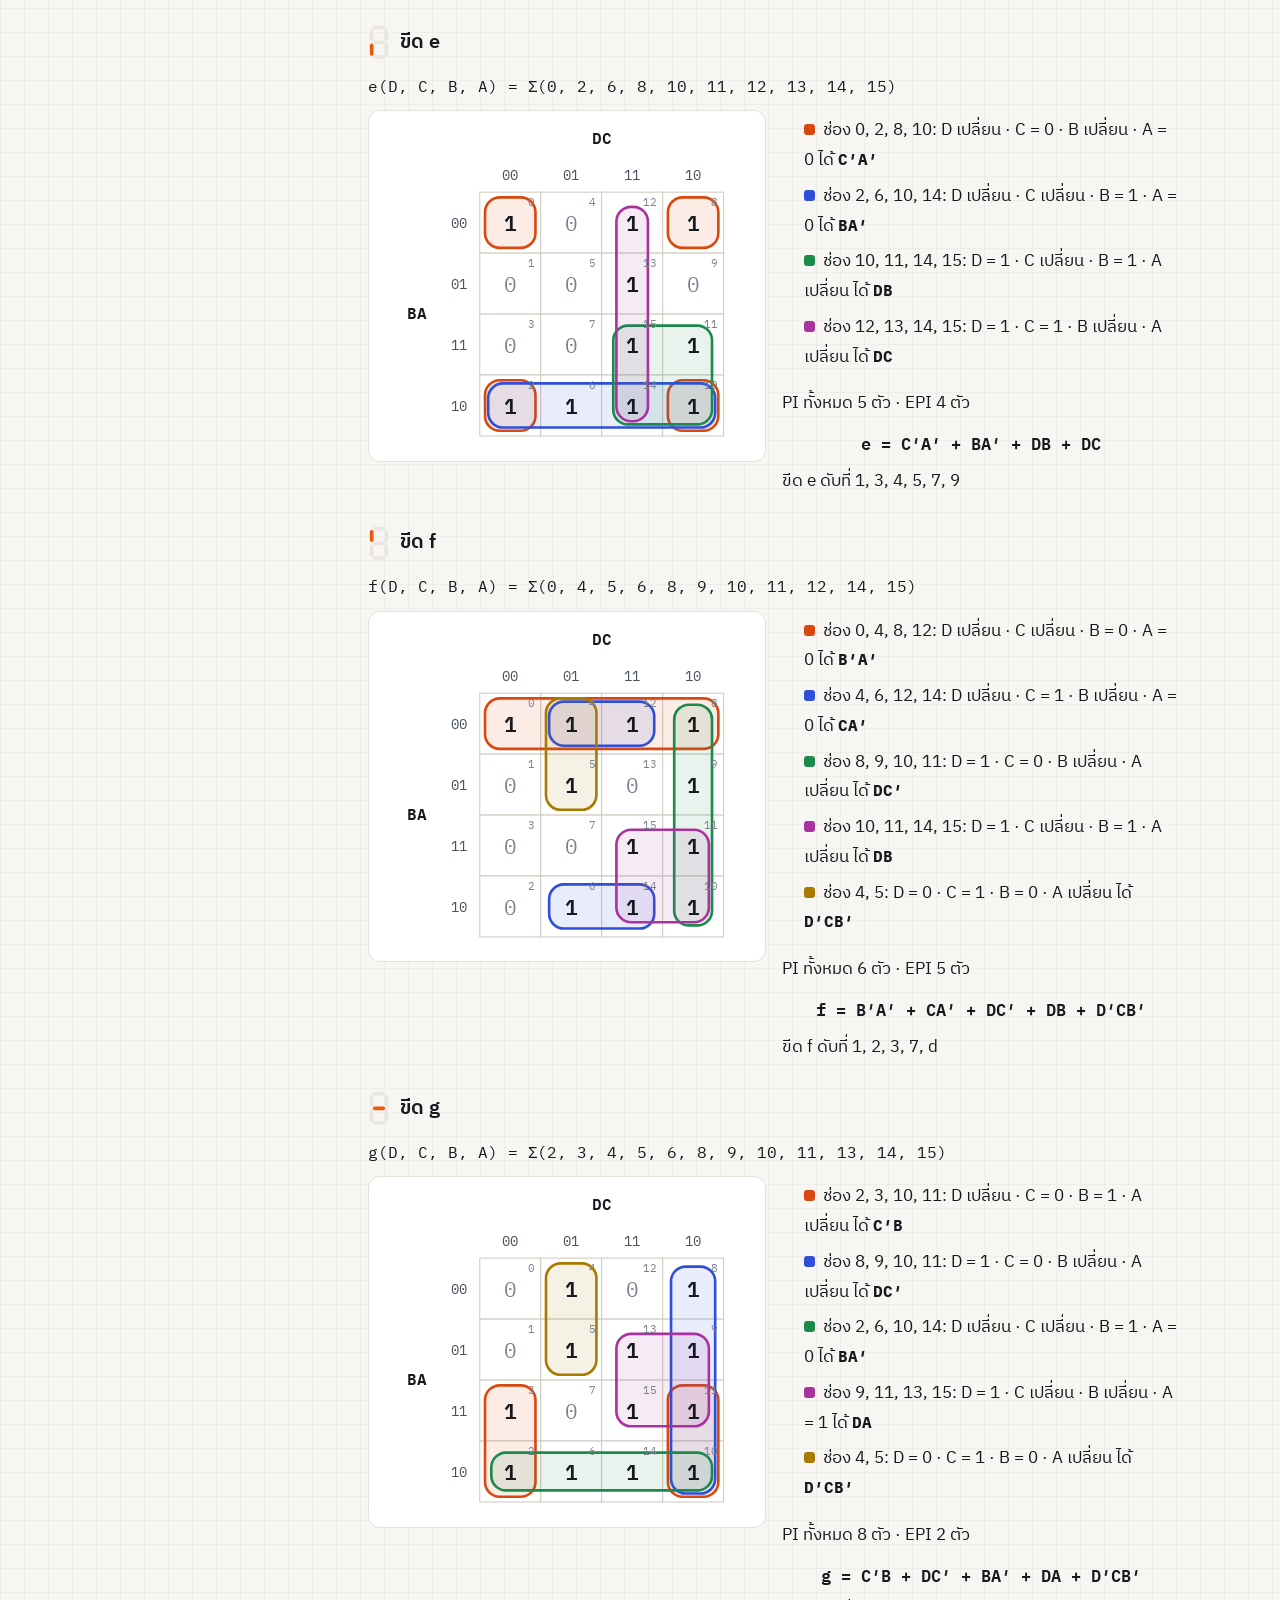
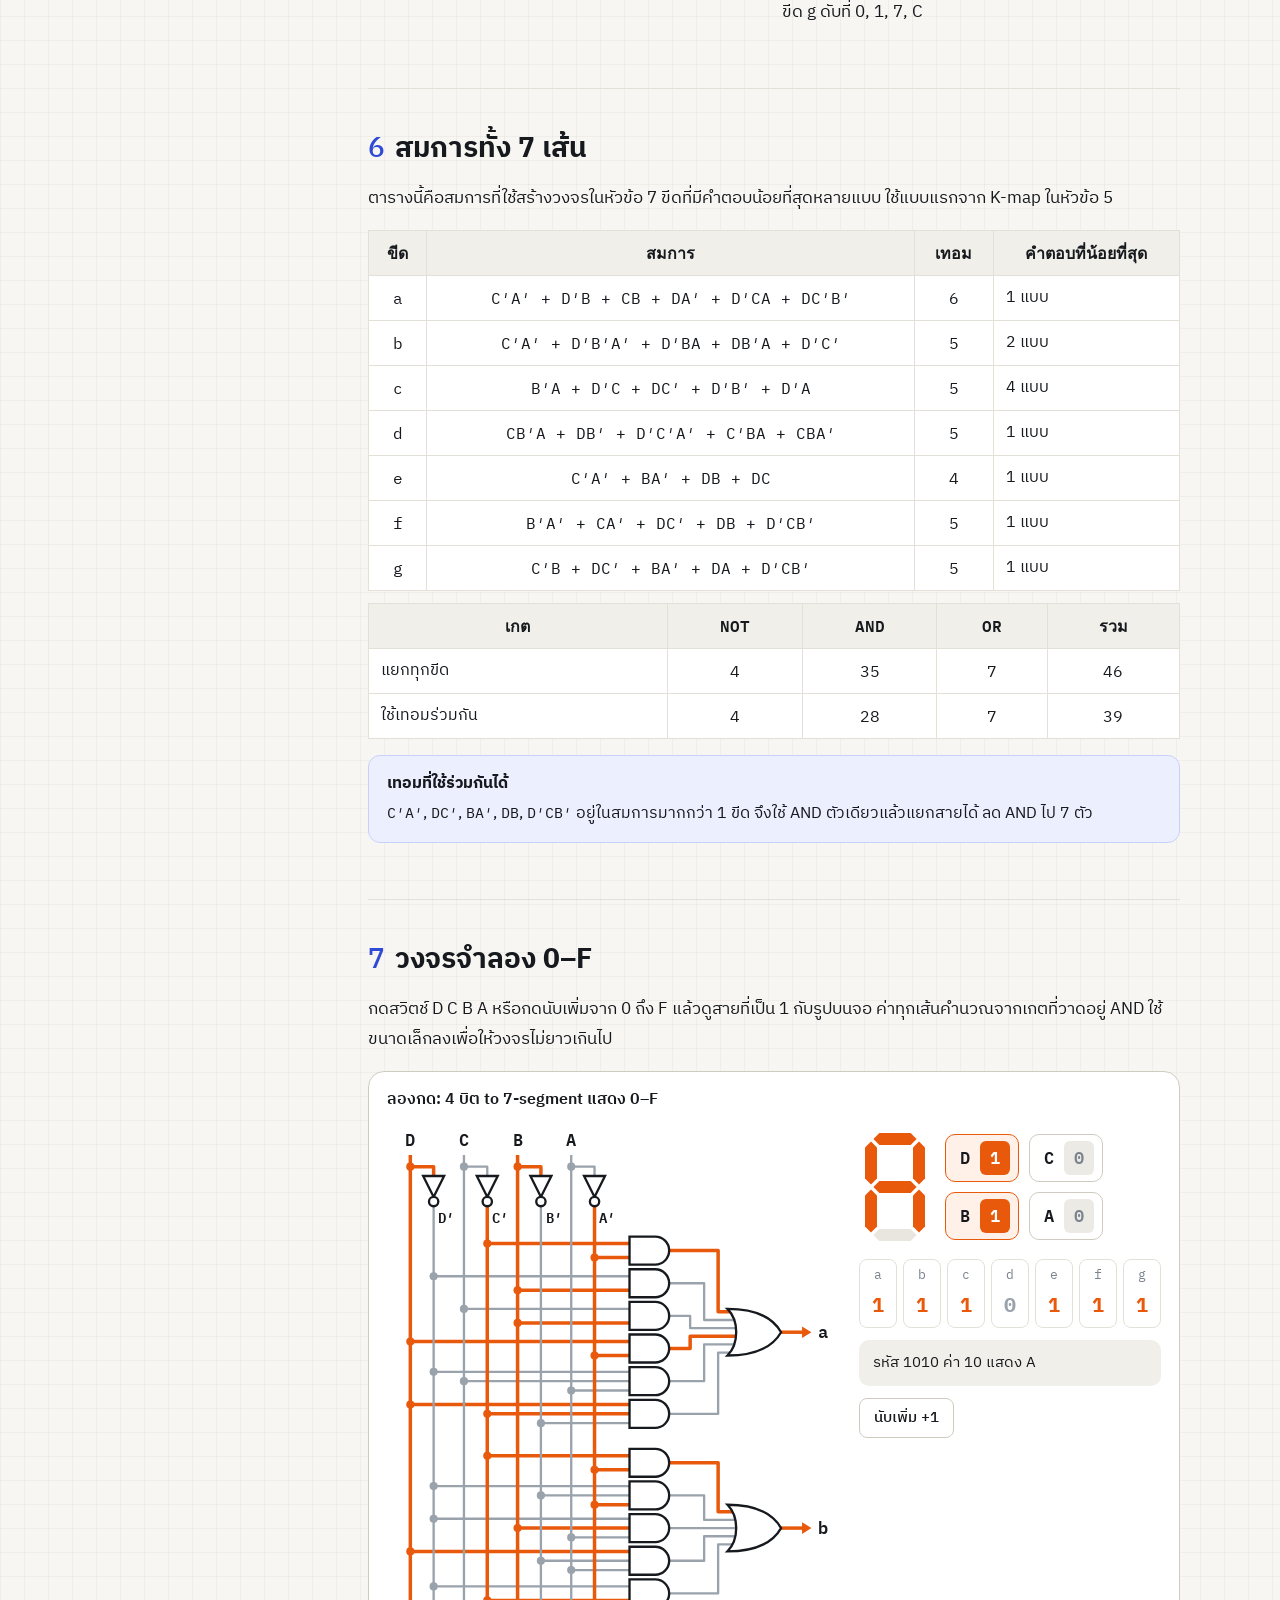
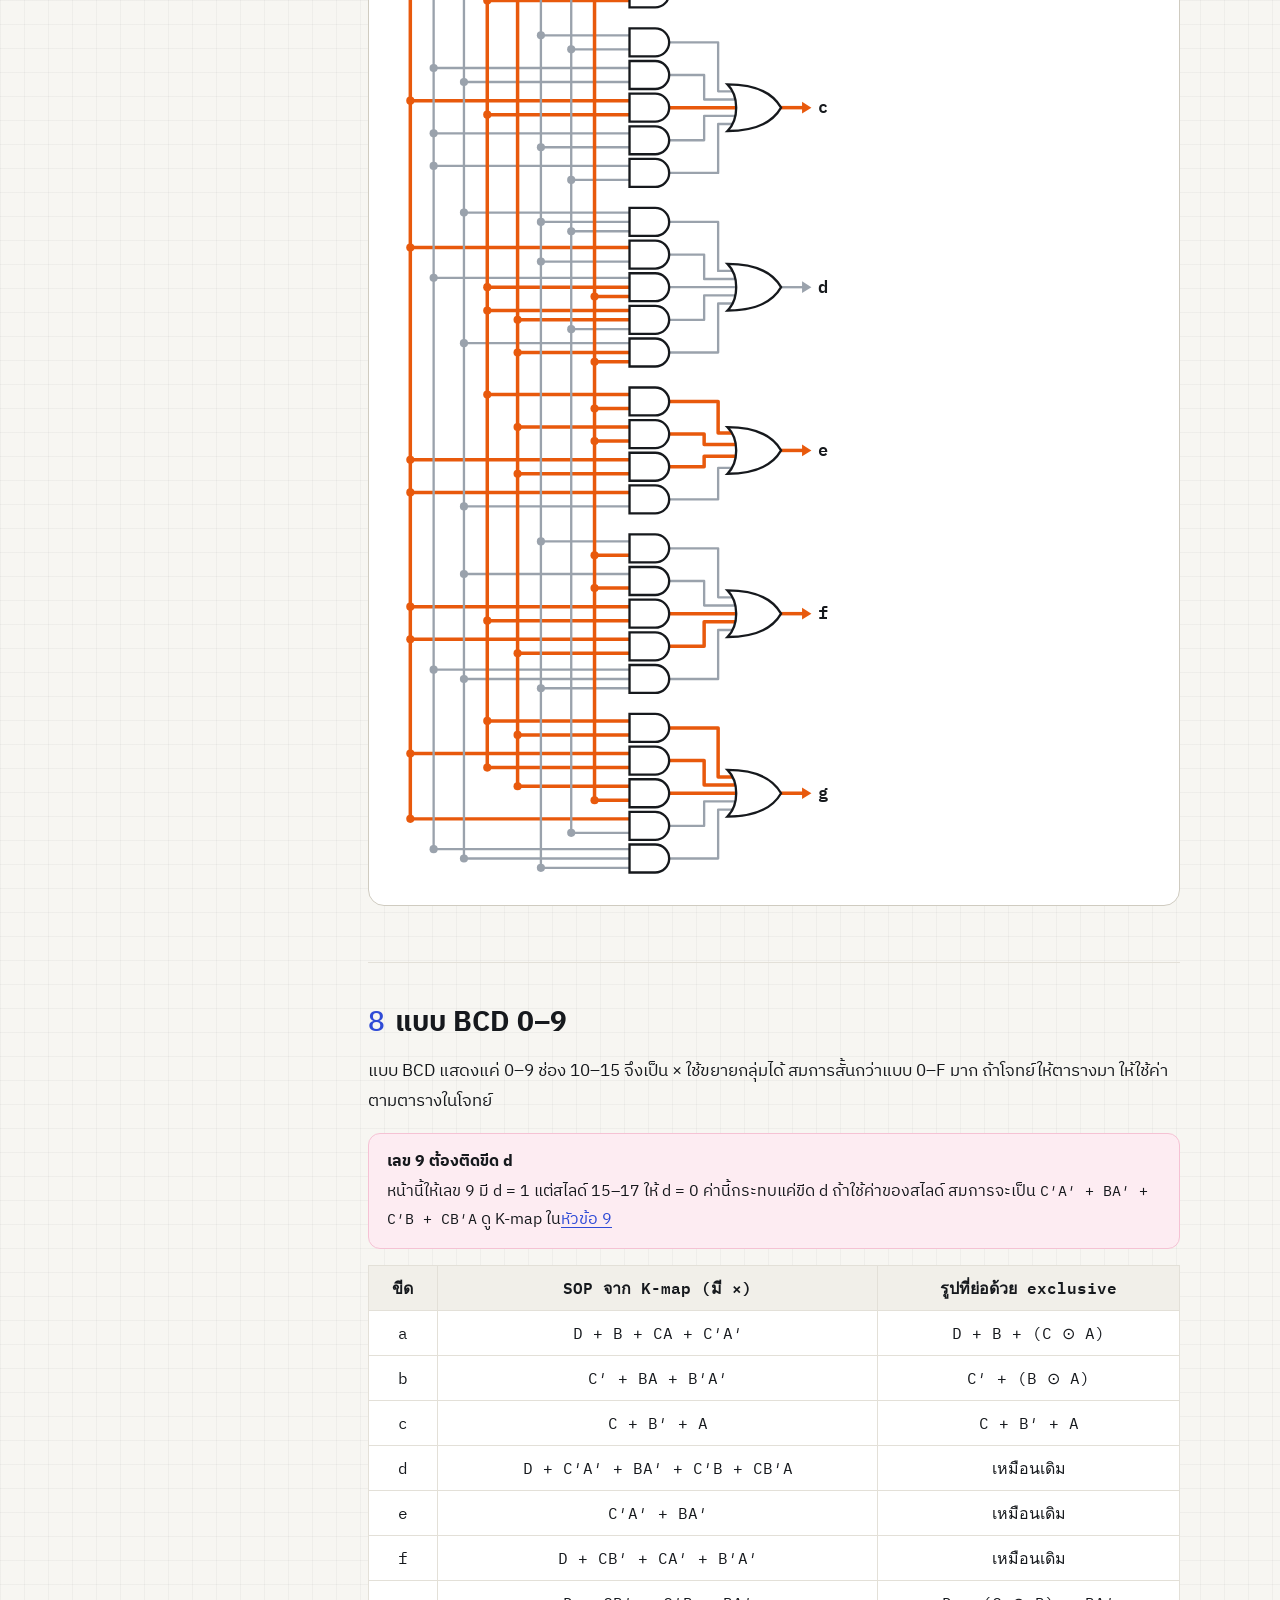
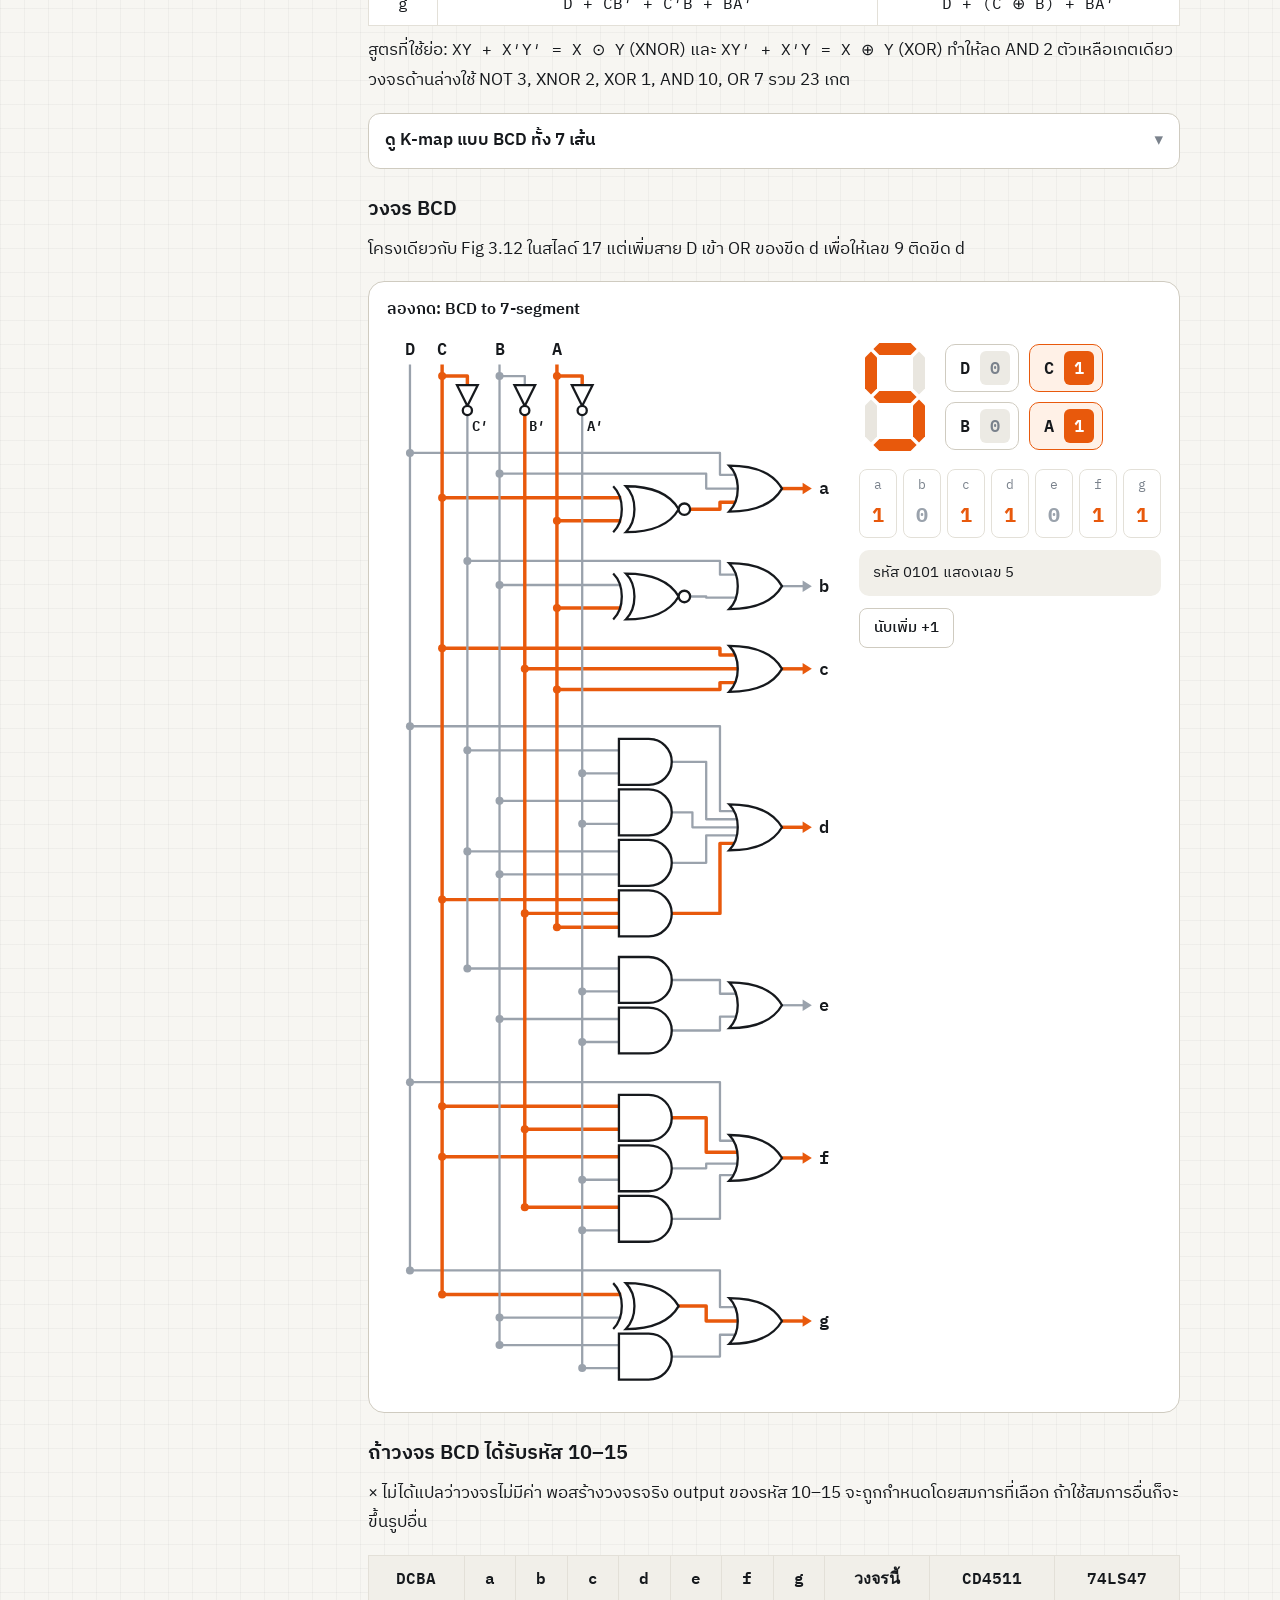
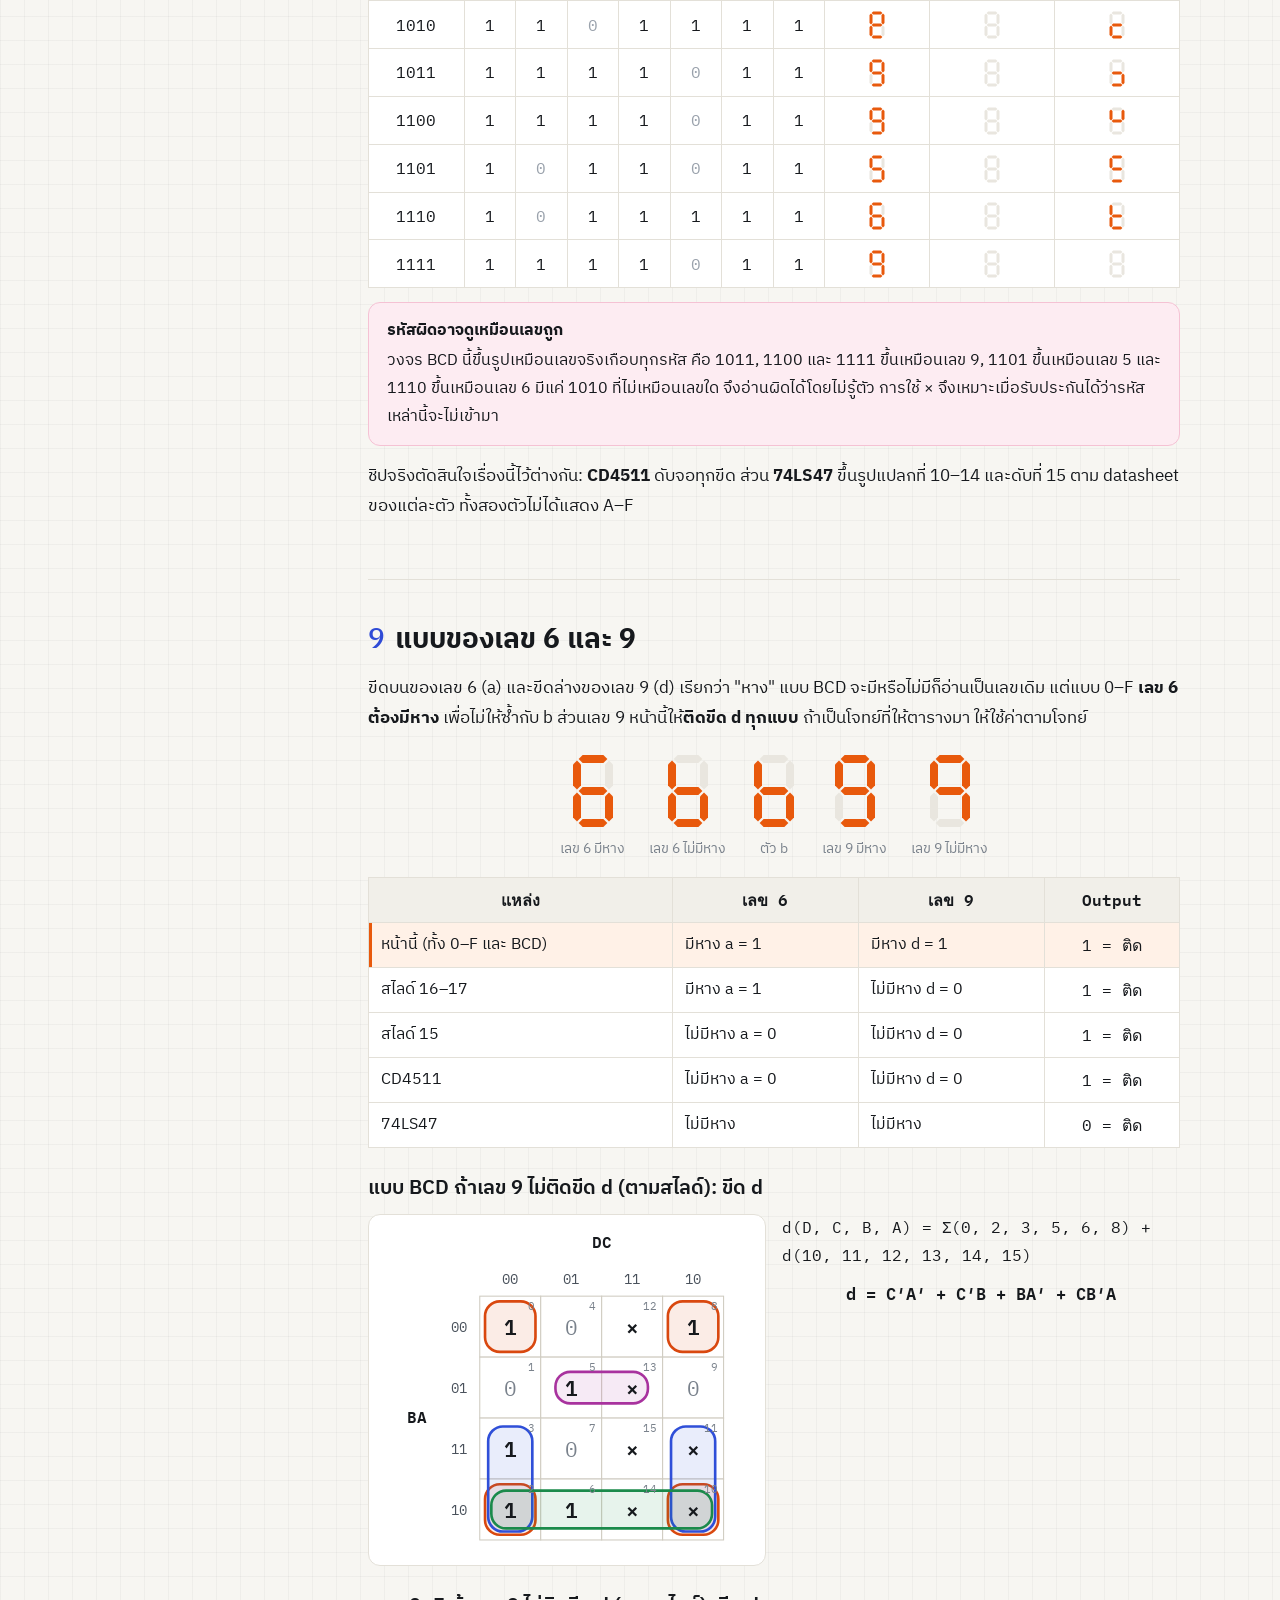
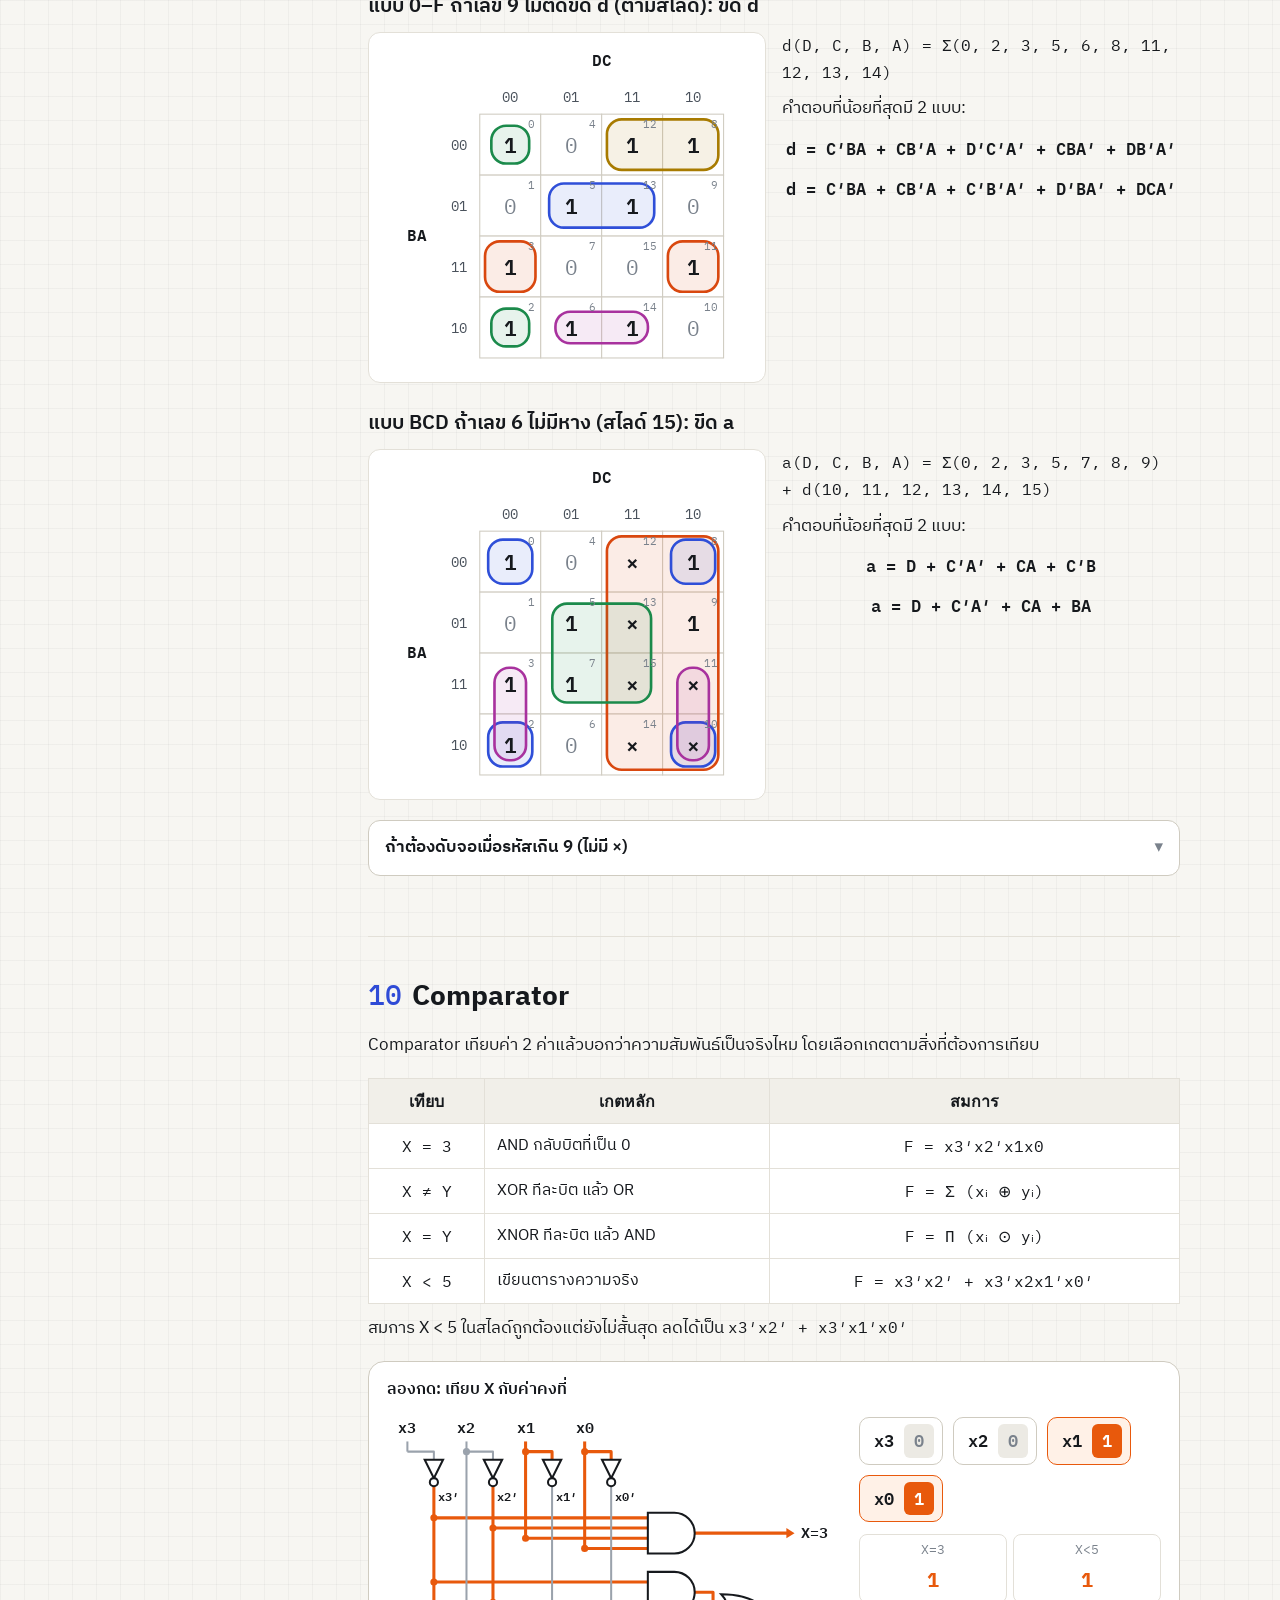
<file: topics/combinational-components.html>
<!doctype html>
<html lang="th">
<head>
  <meta charset="utf-8">
  <meta name="viewport" content="width=device-width, initial-scale=1">
  <meta name="color-scheme" content="light">
  <meta name="description" content="บท 08 Standard Combinational Components เน้น 4 บิต to 7-segment แสดง 0–F พร้อม K-map ทั้ง 7 เส้น วงจรจำลอง แบบ BCD ตามสไลด์ และ comparator, decoder, encoder, MUX, DEMUX">
  <title>Combinational Components · CPE 2423</title>
  <link rel="preconnect" href="https://fonts.googleapis.com">
  <link rel="preconnect" href="https://fonts.gstatic.com" crossorigin>
  <link href="https://fonts.googleapis.com/css2?family=IBM+Plex+Mono:wght@400;500;600&family=IBM+Plex+Sans+Thai:wght@400;500;600;700&display=swap" rel="stylesheet">
  <link rel="stylesheet" href="../assets/style.css">
</head>
<body>
  <nav class="topbar">
    <div class="wrap">
      <a href="../index.html">← CPE 2423 ครึ่งหลัง</a>
      <span class="crumb">บท 08 · Combinational Components</span>
    </div>
  </nav>

  <header class="page-head wrap">
    <p class="eyebrow">บท 08</p>
    <h1>Standard Combinational Components</h1>
    <p class="lead">วงจรมาตรฐานที่ไม่มีหน่วยความจำและไม่ใช้ clock หน้านี้<b>เน้น 4 บิต to 7-segment แสดง 0–F</b> ตั้งแต่ตารางความจริง K-map ถึงวงจร เทียบกับแบบ BCD ในสไลด์ แล้วตามด้วย comparator, decoder, encoder, MUX และ DEMUX</p>
  </header>

  <div class="wrap layout">
    <details class="toc" open>
      <summary>สารบัญ</summary>
      <ol>
        <li><a href="#overview">ภาพรวมบท 08</a></li>
        <li><a href="#code">รหัส 4 บิต 0–F <span class="exam-hint">เน้น</span></a></li>
        <li><a href="#display">จอ 7-segment <span class="exam-hint">เน้น</span></a></li>
        <li><a href="#truth">ตารางความจริง 0–F <span class="exam-hint">เน้น</span></a></li>
        <li><a href="#kmap">K-map ทั้ง 7 เส้น <span class="exam-hint">เน้น</span></a></li>
        <li><a href="#equations">สมการทั้ง 7 เส้น <span class="exam-hint">เน้น</span></a></li>
        <li><a href="#circuit">วงจรจำลอง 0–F <span class="exam-hint">เน้น</span></a></li>
        <li><a href="#bcd">แบบ BCD 0–9 <span class="exam-hint">เน้น</span></a></li>
        <li><a href="#variants">แบบของเลข 6 และ 9 <span class="exam-hint">เน้น</span></a></li>
        <li><a href="#comparator">Comparator</a></li>
        <li><a href="#decoder">Decoder</a></li>
        <li><a href="#encoder">Encoder</a></li>
        <li><a href="#mux">Multiplexer (MUX)</a></li>
        <li><a href="#demux">Demultiplexer (DEMUX)</a></li>
        <li><a href="#practice">แบบฝึก</a></li>
        <li><a href="#slides">ตรวจสไลด์</a></li>
        <li><a href="#recap">สรุปก่อนสอบ</a></li>
      </ol>
    </details>

    <main class="content">
      <!-- 1 -->
      <section id="overview">
        <h2><span class="num">1</span>ภาพรวมบท 08</h2>
        <p>วงจร combinational ให้ output ตาม input <b>ปัจจุบันเท่านั้น</b> ต่างจาก flip-flop ที่จำค่าเดิม วงจรในบทนี้ใช้ซ้ำบ่อยจึงมีชื่อและรูปแบบมาตรฐาน</p>
        <div class="table-scroll">
          <table class="tt">
            <thead><tr><th>วงจร</th><th>Input → Output</th><th>หน้าที่</th><th>สไลด์</th></tr></thead>
            <tbody>
              <tr class="on"><td class="txt"><b>4 บิต to 7-segment</b></td><td>4 → 7</td><td class="txt">แปลงรหัส 4 บิตเป็นสัญญาณเปิดจอ 0–F</td><td>15–17</td></tr>
              <tr><td class="txt">Comparator</td><td>2 ค่า → ผลเทียบ</td><td class="txt">เทียบเท่ากัน มากกว่า หรือน้อยกว่า</td><td>2–7</td></tr>
              <tr><td class="txt">Decoder</td><td>n → 2ⁿ</td><td class="txt">รหัส n บิตเลือก output 1 เส้น</td><td>10–14</td></tr>
              <tr><td class="txt">Encoder</td><td>2ⁿ → n</td><td class="txt">เส้นที่เป็น 1 กลายเป็นรหัส n บิต</td><td>18–20</td></tr>
              <tr><td class="txt">Priority encoder</td><td>2ⁿ → n + Z</td><td class="txt">encoder ที่รับ 1 หลายเส้นพร้อมกันได้</td><td>19, 21</td></tr>
              <tr><td class="txt">Multiplexer</td><td>2ⁿ + n → 1</td><td class="txt">เลือก input 1 เส้นส่งไป output</td><td>22–30</td></tr>
              <tr><td class="txt">Demultiplexer</td><td>1 + n → 2ⁿ</td><td class="txt">ส่ง input ไป output ที่เลือก 1 เส้น</td><td>31–32</td></tr>
            </tbody>
          </table>
        </div>
      </section>

      <!-- 2 -->
      <section id="code">
        <h2><span class="num">2</span>รหัส 4 บิต 0–F</h2>
        <p>Input มี 4 บิต เรียกว่า <b>D C B A</b> โดย D เป็นบิตสูงสุด น้ำหนักบิตคือ 8, 4, 2, 1 จึงมีได้ 2⁴ = <b>16 ค่า</b> คือ 0 ถึง 15 ค่า 10 ถึง 15 เขียนเป็นเลขฐานสิบหก A ถึง F</p>
        <p class="mono" style="text-align:center;">ค่า = 8D + 4C + 2B + A</p>
        <div class="table-scroll">
          <table class="tt">
            <thead><tr><th>ฐานสิบ</th><th>10</th><th>11</th><th>12</th><th>13</th><th>14</th><th>15</th></tr></thead>
            <tbody>
              <tr><td class="txt">ฐานสอง DCBA</td><td>1010</td><td>1011</td><td>1100</td><td>1101</td><td>1110</td><td>1111</td></tr>
              <tr><td class="txt">ฐานสิบหก</td><td>A</td><td>B</td><td>C</td><td>D</td><td>E</td><td>F</td></tr>
              <tr><td class="txt">ขึ้นบนจอเป็น</td><td>A</td><td>b</td><td>C</td><td>d</td><td>E</td><td>F</td></tr>
            </tbody>
          </table>
        </div>
        <div class="callout tip">
          <b>ต่างจาก BCD ในสไลด์อย่างไร</b>
          BCD (Binary Coded Decimal) ใช้แค่ 0–9 จึงเหลือ 1010 ถึง 1111 เป็น don't care (×) แต่หน้านี้ใช้ครบ 16 ค่า <b>จึงไม่มี ×</b> ทุกช่องใน K-map ต้องกำหนดค่า ดูแบบ BCD ได้ใน<a href="#bcd">หัวข้อ 8</a>
        </div>
        <div class="callout warn">
          <b>BCD ไม่เท่ากับเลขฐานสอง</b>
          เลข 25 ในฐานสองคือ <span class="mono">11001</span> แต่ใน BCD คือ <span class="mono">0010 0101</span> เพราะแยกเป็นหลัก 2 กับหลัก 5
        </div>
      </section>

      <!-- 3 -->
      <section id="display">
        <h2><span class="num">3</span>จอ 7-segment</h2>
        <p>จอมี LED 7 ขีด ชื่อ a ถึง g ไล่ตามเข็มนาฬิกาจากขีดบน และ g คือขีดกลาง ตัวเลขเกิดจากการเลือกว่าขีดไหนติด</p>
        <div class="two-col">
          <figure class="figure cc-seg-fig" id="seg-names"><figcaption>ชื่อขีดทั้ง 7 เส้น</figcaption></figure>
          <div>
            <div class="table-scroll">
              <table class="tt">
                <thead><tr><th>ชนิดจอ</th><th>ขีดติดเมื่อ</th></tr></thead>
                <tbody>
                  <tr><td class="txt">Common cathode (ขั้วลบร่วม)</td><td>output = 1</td></tr>
                  <tr><td class="txt">Common anode (ขั้วบวกร่วม)</td><td>output = 0</td></tr>
                </tbody>
              </table>
            </div>
            <p style="margin-top:10px;">ตารางในสไลด์ใช้ <b>1 = ติด</b> จึงตรงกับ common cathode ถ้าเป็น common anode ให้กลับทุกบิตของ output</p>
          </div>
        </div>
        <div class="callout warn">
          <b>ตัวอักษรในบทนี้มี 3 ความหมาย</b>
          <span class="mono">D C B A</span> ตัวใหญ่คือ <b>input</b> · <span class="mono">a b c d e f g</span> ตัวเล็กคือ <b>ชื่อขีด (output)</b> · ส่วน A, b, C, d, E, F คือ<b>รูปที่ขึ้นบนจอ</b> เช่น input D กับขีด d และรูป d เป็นคนละเรื่องกัน สไลด์เรียก input ว่า i3 i2 i1 i0 ซึ่งตรงกับ D C B A ตามลำดับ
        </div>
        <div class="callout tip">
          <b>ทำไม b กับ d ต้องเป็นตัวเล็ก</b>
          จอ 7 ขีดวาด B ตัวใหญ่ได้เหมือนเลข 8 และ D ตัวใหญ่ได้เหมือนเลข 0 จึงต้องใช้ b กับ d ตัวเล็กเพื่อให้ทั้ง 16 ค่าไม่ซ้ำกัน
        </div>
        <div class="callout tip">
          <b>BCD to 7-segment ต่างจาก decoder ทั่วไป</b>
          decoder ทั่วไปเปิด output ทีละ 1 เส้น แต่วงจรนี้เปิดหลายเส้นพร้อมกัน เช่นเลข 8 เปิดครบ 7 เส้น จึงมองเป็นวงจร<b>แปลงรหัส</b> (code converter) จะตรงกว่า
        </div>
      </section>

      <!-- 4 -->
      <section id="truth">
        <h2><span class="num">4</span>ตารางความจริง 0–F</h2>
        <p>ขั้นแรกของการออกแบบคือเขียนตารางจากรูปบนจอ ถ้าขีดไหนติดให้ใส่ 1 แถว 0–8 ใช้ค่าตามสไลด์ 16 เลข 9 ให้ขีด d ติด และแถว A–F เพิ่มตามรูปในหัวข้อ 2</p>
        <div class="table-scroll" id="hex-truth"></div>
        <div class="callout warn">
          <b>เลข 6 และ 9 ต่างจากสไลด์บางแผ่น</b>
          เลข 6 ต้องมีขีดบน (a = 1) เพราะสไลด์ 15 ให้ a = 0 ซึ่งซ้ำกับตัว b พอดี (0011111) ส่วนเลข 9 สไลด์ให้ d = 0 แต่ตารางนี้ให้ <b>d = 1</b> เพื่อให้เป็นเลข 9 เต็มรูป ทั้ง 16 แถวในตารางนี้ไม่ซ้ำกันเลย
        </div>
      </section>

      <!-- 5 -->
      <section id="kmap">
        <h2><span class="num">5</span>K-map ทั้ง 7 เส้น</h2>
        <p>แต่ละขีดเป็น output แยกกัน จึงต้องทำ K-map <b>7 ตาราง</b> และ<b>ไม่มีช่อง ×</b> เพราะใช้ครบ 16 ค่า สมการจึงยาวกว่าแบบ BCD ในสไลด์</p>
        <div class="callout tip">
          <b>รูปแบบตาราง</b>
          ใช้แบบเดียวกับ<a href="k-map.html">บท K-map</a>: แถว BA คอลัมน์ DC ถ้าโจทย์ใช้ตารางแบบอื่น เลขช่องจะอยู่คนละตำแหน่ง แต่สมการที่ได้เหมือนกัน
        </div>
        <div id="hex-maps"></div>
      </section>

      <!-- 6 -->
      <section id="equations">
        <h2><span class="num">6</span>สมการทั้ง 7 เส้น</h2>
        <p>ตารางนี้คือสมการที่ใช้สร้างวงจรในหัวข้อ 7 ขีดที่มีคำตอบน้อยที่สุดหลายแบบ ใช้แบบแรกจาก K-map ในหัวข้อ 5</p>
        <div class="table-scroll" id="hex-eq"></div>
        <div class="table-scroll" id="hex-gates" style="margin-top:12px;"></div>
        <div class="callout tip" id="hex-shared"></div>
      </section>

      <!-- 7 -->
      <section id="circuit">
        <h2><span class="num">7</span>วงจรจำลอง 0–F</h2>
        <p>กดสวิตช์ D C B A หรือกดนับเพิ่มจาก 0 ถึง F แล้วดูสายที่เป็น 1 กับรูปบนจอ ค่าทุกเส้นคำนวณจากเกตที่วาดอยู่ AND ใช้ขนาดเล็กลงเพื่อให้วงจรไม่ยาวเกินไป</p>
        <div data-sim="hex"></div>
      </section>

      <!-- 8 -->
      <section id="bcd">
        <h2><span class="num">8</span>แบบ BCD 0–9</h2>
        <p>แบบ BCD แสดงแค่ 0–9 ช่อง 10–15 จึงเป็น × ใช้ขยายกลุ่มได้ สมการสั้นกว่าแบบ 0–F มาก ถ้าโจทย์ให้ตารางมา ให้ใช้ค่าตามตารางในโจทย์</p>
        <div class="callout warn">
          <b>เลข 9 ต้องติดขีด d</b>
          หน้านี้ให้เลข 9 มี d = 1 แต่สไลด์ 15–17 ให้ d = 0 ค่านี้กระทบแค่ขีด d ถ้าใช้ค่าของสไลด์ สมการจะเป็น <span class="mono">C′A′ + BA′ + C′B + CB′A</span> ดู K-map ใน<a href="#variants">หัวข้อ 9</a>
        </div>
        <div class="table-scroll">
          <table class="tt">
            <thead><tr><th>ขีด</th><th>SOP จาก K-map (มี ×)</th><th>รูปที่ย่อด้วย exclusive</th></tr></thead>
            <tbody>
              <tr><td>a</td><td>D + B + CA + C′A′</td><td>D + B + (C ⊙ A)</td></tr>
              <tr><td>b</td><td>C′ + BA + B′A′</td><td>C′ + (B ⊙ A)</td></tr>
              <tr><td>c</td><td>C + B′ + A</td><td>C + B′ + A</td></tr>
              <tr><td>d</td><td>D + C′A′ + BA′ + C′B + CB′A</td><td>เหมือนเดิม</td></tr>
              <tr><td>e</td><td>C′A′ + BA′</td><td>เหมือนเดิม</td></tr>
              <tr><td>f</td><td>D + CB′ + CA′ + B′A′</td><td>เหมือนเดิม</td></tr>
              <tr><td>g</td><td>D + CB′ + C′B + BA′</td><td>D + (C ⊕ B) + BA′</td></tr>
            </tbody>
          </table>
        </div>
        <p style="margin-top:10px;">สูตรที่ใช้ย่อ: <span class="mono">XY + X′Y′ = X ⊙ Y</span> (XNOR) และ <span class="mono">XY′ + X′Y = X ⊕ Y</span> (XOR) ทำให้ลด AND 2 ตัวเหลือเกตเดียว วงจรด้านล่างใช้ NOT 3, XNOR 2, XOR 1, AND 10, OR 7 รวม 23 เกต</p>
        <details class="review">
          <summary>ดู K-map แบบ BCD ทั้ง 7 เส้น</summary>
          <div style="padding:0 12px 12px;">
            <p>สไลด์ 17 ใช้แถว i3i2 คอลัมน์ i1i0 ส่วนตารางนี้ใช้แถว BA คอลัมน์ DC สมการที่ได้เหมือนกัน</p>
            <div id="bcd-maps"></div>
          </div>
        </details>
        <h3>วงจร BCD</h3>
        <p>โครงเดียวกับ Fig 3.12 ในสไลด์ 17 แต่เพิ่มสาย D เข้า OR ของขีด d เพื่อให้เลข 9 ติดขีด d</p>
        <div data-sim="bcd"></div>
        <h3>ถ้าวงจร BCD ได้รับรหัส 10–15</h3>
        <p>× ไม่ได้แปลว่าวงจรไม่มีค่า พอสร้างวงจรจริง output ของรหัส 10–15 จะถูกกำหนดโดยสมการที่เลือก ถ้าใช้สมการอื่นก็จะขึ้นรูปอื่น</p>
        <div class="table-scroll" id="bcd-invalid"></div>
        <div class="callout warn" style="margin-top:14px;">
          <b>รหัสผิดอาจดูเหมือนเลขถูก</b>
          วงจร BCD นี้ขึ้นรูปเหมือนเลขจริงเกือบทุกรหัส คือ 1011, 1100 และ 1111 ขึ้นเหมือนเลข 9, 1101 ขึ้นเหมือนเลข 5 และ 1110 ขึ้นเหมือนเลข 6 มีแค่ 1010 ที่ไม่เหมือนเลขใด จึงอ่านผิดได้โดยไม่รู้ตัว การใช้ × จึงเหมาะเมื่อรับประกันได้ว่ารหัสเหล่านี้จะไม่เข้ามา
        </div>
        <p style="margin-top:10px;">ชิปจริงตัดสินใจเรื่องนี้ไว้ต่างกัน: <b>CD4511</b> ดับจอทุกขีด ส่วน <b>74LS47</b> ขึ้นรูปแปลกที่ 10–14 และดับที่ 15 ตาม datasheet ของแต่ละตัว ทั้งสองตัวไม่ได้แสดง A–F</p>
      </section>

      <!-- 9 -->
      <section id="variants">
        <h2><span class="num">9</span>แบบของเลข 6 และ 9</h2>
        <p>ขีดบนของเลข 6 (a) และขีดล่างของเลข 9 (d) เรียกว่า "หาง" แบบ BCD จะมีหรือไม่มีก็อ่านเป็นเลขเดิม แต่แบบ 0–F <b>เลข 6 ต้องมีหาง</b> เพื่อไม่ให้ซ้ำกับ b ส่วนเลข 9 หน้านี้ให้<b>ติดขีด d ทุกแบบ</b> ถ้าเป็นโจทย์ที่ให้ตารางมา ให้ใช้ค่าตามโจทย์</p>
        <div class="cc-digits" id="tail-digits"></div>
        <div class="table-scroll">
          <table class="tt">
            <thead><tr><th>แหล่ง</th><th>เลข 6</th><th>เลข 9</th><th>Output</th></tr></thead>
            <tbody>
              <tr class="on"><td class="txt">หน้านี้ (ทั้ง 0–F และ BCD)</td><td class="txt">มีหาง a = 1</td><td class="txt">มีหาง d = 1</td><td>1 = ติด</td></tr>
              <tr><td class="txt">สไลด์ 16–17</td><td class="txt">มีหาง a = 1</td><td class="txt">ไม่มีหาง d = 0</td><td>1 = ติด</td></tr>
              <tr><td class="txt">สไลด์ 15</td><td class="txt">ไม่มีหาง a = 0</td><td class="txt">ไม่มีหาง d = 0</td><td>1 = ติด</td></tr>
              <tr><td class="txt">CD4511</td><td class="txt">ไม่มีหาง a = 0</td><td class="txt">ไม่มีหาง d = 0</td><td>1 = ติด</td></tr>
              <tr><td class="txt">74LS47</td><td class="txt">ไม่มีหาง</td><td class="txt">ไม่มีหาง</td><td>0 = ติด</td></tr>
            </tbody>
          </table>
        </div>
        <div id="bcd-variants"></div>
        <details class="review" style="margin-top:14px;">
          <summary>ถ้าต้องดับจอเมื่อรหัสเกิน 9 (ไม่มี ×)</summary>
          <div style="padding:0 12px 12px;" id="bcd-blank"></div>
        </details>
      </section>

      <!-- 10 -->
      <section id="comparator">
        <h2><span class="num">10</span>Comparator</h2>
        <p>Comparator เทียบค่า 2 ค่าแล้วบอกว่าความสัมพันธ์เป็นจริงไหม โดยเลือกเกตตามสิ่งที่ต้องการเทียบ</p>
        <div class="table-scroll">
          <table class="tt">
            <thead><tr><th>เทียบ</th><th>เกตหลัก</th><th>สมการ</th></tr></thead>
            <tbody>
              <tr><td>X = 3</td><td class="txt">AND กลับบิตที่เป็น 0</td><td>F = x3′x2′x1x0</td></tr>
              <tr><td>X ≠ Y</td><td class="txt">XOR ทีละบิต แล้ว OR</td><td>F = Σ (xᵢ ⊕ yᵢ)</td></tr>
              <tr><td>X = Y</td><td class="txt">XNOR ทีละบิต แล้ว AND</td><td>F = Π (xᵢ ⊙ yᵢ)</td></tr>
              <tr><td>X &lt; 5</td><td class="txt">เขียนตารางความจริง</td><td>F = x3′x2′ + x3′x2x1′x0′</td></tr>
            </tbody>
          </table>
        </div>
        <p style="margin-top:10px;">สมการ X &lt; 5 ในสไลด์ถูกต้องแต่ยังไม่สั้นสุด ลดได้เป็น <span class="mono">x3′x2′ + x3′x1′x0′</span></p>
        <div data-sim="constant"></div>
        <div data-sim="neq"></div>

        <h3>Iterative comparator: X = Y</h3>
        <p>ต่อวงจร 1 บิตเรียงกัน n ตัวแทนการออกแบบวงจรขนาดตายตัว แต่ละตัวส่งต่อ pᵢ ว่าบิตก่อนหน้าเท่ากันหมดไหม</p>
        <p class="mono" style="text-align:center;">pᵢ₊₁ = pᵢ · (xᵢ ⊙ yᵢ) · เริ่ม p₀ = 1 · ผลคือ p₄</p>

        <h3>Iterative comparator: X &gt; Y</h3>
        <p>ส่งต่อ 2 เส้นคือ g (มากกว่า) กับ e (เท่ากัน) <b>เริ่มจากบิตสูงสุด</b> เพราะบิตสูงตัดสินก่อน ค่าเริ่มต้นคือ g = 0, e = 1</p>
        <div class="table-scroll">
          <table class="tt">
            <thead><tr><th>ความหมาย</th><th>e</th><th>g</th></tr></thead>
            <tbody>
              <tr><td class="txt">x = y จนถึงตอนนี้</td><td>1</td><td>0</td></tr>
              <tr><td class="txt">x &gt; y</td><td>0</td><td>1</td></tr>
              <tr><td class="txt">x &lt; y</td><td>0</td><td>0</td></tr>
              <tr class="bad"><td class="txt">Invalid (ไม่เกิดขึ้น)</td><td>1</td><td>1</td></tr>
            </tbody>
          </table>
        </div>
        <p class="mono" style="text-align:center;margin-top:10px;">g_out = g_in + e_in·x·y′<br>e_out = g_in·e_in + e_in·x′y′ + e_in·x·y</p>
        <div data-sim="slice"></div>
        <div class="callout tip">
          <b>ตัวอย่าง X = 1010, Y = 1001</b>
          บิต 3 (1, 1) ได้ g = 0, e = 1 · บิต 2 (0, 0) ได้ g = 0, e = 1 · บิต 1 (1, 0) ได้ g = 1, e = 0 · บิต 0 (0, 1) ได้ g = 1, e = 0 สรุปว่า X &gt; Y เพราะตัดสินไปแล้วที่บิต 1
        </div>
      </section>

      <!-- 11 -->
      <section id="decoder">
        <h2><span class="num">11</span>Decoder</h2>
        <p>Decoder ขนาด m-to-n มี input m บิต และ output <span class="mono">n = 2^m</span> เส้น รหัสที่ป้อนจะเปิด output ที่มีเลขตรงกันเพียงเส้นเดียว ส่วนอื่นปิดหมด</p>
        <div class="two-col">
          <div class="table-scroll">
            <table class="tt">
              <thead><tr><th>a</th><th>b</th><th>0</th><th>1</th><th>2</th><th>3</th></tr></thead>
              <tbody>
                <tr><td>0</td><td>0</td><td>1</td><td>0</td><td>0</td><td>0</td></tr>
                <tr><td>0</td><td>1</td><td>0</td><td>1</td><td>0</td><td>0</td></tr>
                <tr><td>1</td><td>0</td><td>0</td><td>0</td><td>1</td><td>0</td></tr>
                <tr><td>1</td><td>1</td><td>0</td><td>0</td><td>0</td><td>1</td></tr>
              </tbody>
            </table>
            <p class="caption" style="text-align:center;">2-to-4 แบบ active-high</p>
          </div>
          <div class="table-scroll">
            <table class="tt">
              <thead><tr><th>a</th><th>b</th><th>0</th><th>1</th><th>2</th><th>3</th></tr></thead>
              <tbody>
                <tr><td>0</td><td>0</td><td>0</td><td>1</td><td>1</td><td>1</td></tr>
                <tr><td>0</td><td>1</td><td>1</td><td>0</td><td>1</td><td>1</td></tr>
                <tr><td>1</td><td>0</td><td>1</td><td>1</td><td>0</td><td>1</td></tr>
                <tr><td>1</td><td>1</td><td>1</td><td>1</td><td>1</td><td>0</td></tr>
              </tbody>
            </table>
            <p class="caption" style="text-align:center;">2-to-4 แบบ active-low (เปลี่ยน AND เป็น NAND)</p>
          </div>
        </div>
        <p style="margin-top:10px;">Enable (E) ทำหน้าที่เปิดปิดทั้งตัว ถ้า E = 0 ทุก output เป็น 0 ไม่ว่า input เป็นอะไร วงจรด้านล่างเพิ่ม E เข้าไปในทุก AND</p>
        <div data-sim="decoder"></div>

        <h3>3-to-8 Decoder</h3>
        <div class="table-scroll" id="dec38"></div>
        <p style="margin-top:10px;">เช่น E = 1 และ A₂A₁A₀ = 101 จะเปิด Y5 เส้นเดียว</p>

        <h3>4-to-16 จาก 2-to-4 จำนวน 5 ตัว</h3>
        <p>Decoder ตัวแรกรับ a, b แล้วเลือกว่าจะเปิดตัวไหนใน 4 ตัวถัดไปผ่านขา EN′ ส่วน c, d ต่อเข้าทั้ง 4 ตัวเพื่อเลือกเส้นในตัวนั้น เช่น abcd = 1001 ตัวแรกเลือกชุด 10 และชุดนั้นเลือกเส้น 01 จึงได้ output 9</p>

        <h3>ใช้ decoder สร้างฟังก์ชันใด ๆ</h3>
        <p>Output แต่ละเส้นของ decoder คือ minterm หนึ่งตัว จึงเอา OR ต่อ minterm ที่ต้องการได้เลย</p>
        <div class="table-scroll">
          <table class="tt">
            <thead><tr><th>ฟังก์ชัน</th><th>Decoder active-high</th><th>Decoder active-low</th></tr></thead>
            <tbody>
              <tr><td>f(a, b, c) = Σm(0, 2, 3, 7)</td><td class="txt">OR ของ Y0, Y2, Y3, Y7</td><td class="txt">NAND ของ Y0, Y2, Y3, Y7</td></tr>
              <tr><td>g(a, b, c) = Σm(1, 4, 6, 7)</td><td class="txt">OR ของ Y1, Y4, Y6, Y7</td><td class="txt">NAND ของ Y1, Y4, Y6, Y7</td></tr>
            </tbody>
          </table>
        </div>
      </section>

      <!-- 12 -->
      <section id="encoder">
        <h2><span class="num">12</span>Encoder</h2>
        <p>Encoder ทำกลับกับ decoder: มี input 2ⁿ เส้น และให้รหัส n บิตของเส้นที่เป็น 1 โดยมีเงื่อนไขว่า<b>เป็น 1 ได้ทีละเส้น</b> เช่น 8-to-3 ที่ I3 = 1 จะได้ 011</p>
        <div class="table-scroll" id="enc83"></div>
        <p class="mono" style="text-align:center;margin-top:10px;">Y0 = I1 + I3 + I5 + I7<br>Y1 = I2 + I3 + I6 + I7<br>Y2 = I4 + I5 + I6 + I7</p>
        <p>หลักจำคือ Y<sub>k</sub> รวมทุก I ที่เลขของมันมีบิต k เป็น 1 สังเกตว่า I0 ไม่ได้ต่อกับอะไร เพราะรหัสของมันคือ 000</p>
        <div data-sim="encoder"></div>

        <h3>Priority encoder</h3>
        <p>ถ้า 1 หลายเส้นพร้อมกัน encoder ธรรมดาจะให้รหัสผิด เช่น I1 กับ I4 พร้อมกันได้ 101 ซึ่งเป็นรหัสของ I5 Priority encoder จึงให้<b>เลขสูงสุดชนะ</b> และเพิ่ม Z บอกว่ามี input เป็น 1 หรือไม่ (ถ้าไม่มี Z จะแยก "ไม่มีเส้นไหนเป็น 1" ออกจาก "I0 = 1" ไม่ได้)</p>
        <div class="table-scroll" id="prio83"></div>
        <p style="margin-top:10px;">วิธีหาสมการในสไลด์ 21 คือสร้างตัวแปรกลาง v<sub>k</sub> ที่เป็น 1 เมื่อ I<sub>k</sub> เป็น 1 สูงสุด คือเส้นเลขสูงกว่าต้องเป็น 0 ทั้งหมด</p>
        <p class="mono" style="text-align:center;">v7 = I7 · v6 = I7′I6 · v5 = I7′I6′I5 · … · v0 = I7′I6′…I1′I0<br>Y0 = v1 + v3 + v5 + v7<br>Y1 = v2 + v3 + v6 + v7<br>Y2 = v4 + v5 + v6 + v7<br>Z = I7 + I6 + I5 + I4 + I3 + I2 + I1 + I0</p>
        <div data-sim="priority"></div>
      </section>

      <!-- 13 -->
      <section id="mux">
        <h2><span class="num">13</span>Multiplexer (MUX)</h2>
        <p>MUX เลือก input 1 เส้นจากหลายเส้นส่งไป output เหมือนสวิตช์หลายทาง ถ้ามี select n เส้นจะเลือกได้ 2ⁿ input</p>
        <div class="table-scroll">
          <table class="tt">
            <thead><tr><th>ขนาด</th><th>Select</th><th>สมการ</th></tr></thead>
            <tbody>
              <tr><td>2-to-1</td><td>1</td><td>y = s′d0 + sd1</td></tr>
              <tr><td>4-to-1</td><td>2</td><td>out = s1′s0′w + s1′s0x + s1s0′y + s1s0z</td></tr>
              <tr><td>8-to-1</td><td>3</td><td>y = Σ mᵢ dᵢ (mᵢ คือ minterm ของ s2 s1 s0)</td></tr>
            </tbody>
          </table>
        </div>
        <div data-sim="mux2"></div>
        <div data-sim="mux4"></div>
        <h3>MUX 8-to-1</h3>
        <p>select 3 เส้น s2 s1 s0 คือเลขฐานสองของช่องที่เลือก โดย s2 เป็นบิตสูงสุด เช่น 1 0 1 = 5 จึงเลือก d5</p>
        <div class="table-scroll">
          <table class="tt">
            <thead><tr><th>s2</th><th>s1</th><th>s0</th><th>y</th></tr></thead>
            <tbody>
              <tr><td>0</td><td>0</td><td>0</td><td>d0</td></tr>
              <tr><td>0</td><td>0</td><td>1</td><td>d1</td></tr>
              <tr><td>0</td><td>1</td><td>0</td><td>d2</td></tr>
              <tr><td>0</td><td>1</td><td>1</td><td>d3</td></tr>
              <tr><td>1</td><td>0</td><td>0</td><td>d4</td></tr>
              <tr><td>1</td><td>0</td><td>1</td><td>d5</td></tr>
              <tr><td>1</td><td>1</td><td>0</td><td>d6</td></tr>
              <tr><td>1</td><td>1</td><td>1</td><td>d7</td></tr>
            </tbody>
          </table>
        </div>
        <div data-sim="mux8"></div>
        <h3>สร้าง 8-to-1 ได้ 3 แบบ</h3>
        <ul>
          <li><b>AND-OR ตรง ๆ:</b> AND 8 ตัว ตัวละ 4 input แล้ว OR 8 input</li>
          <li><b>Decoder 3-to-8:</b> decoder ให้ minterm ของ select แล้ว AND กับ data ทีละเส้น แล้ว OR</li>
          <li><b>MUX 2-to-1 จำนวน 7 ตัว:</b> ชั้นแรก 4 ตัวใช้ s0 ชั้นสอง 2 ตัวใช้ s1 ชั้นสุดท้าย 1 ตัวใช้ s2</li>
        </ul>
        <figure class="figure wide" id="mux8-tree"><figcaption>MUX 8-to-1 จาก MUX 2-to-1 เจ็ดตัว: s0 เลือกในคู่ s1 เลือกคู่ และ s2 เลือกครึ่งบนหรือครึ่งล่าง</figcaption></figure>
        <h3>การใช้งาน MUX</h3>
        <p><b>Multi-bit MUX:</b> ใช้ select ชุดเดียวคุม MUX หลายบิตพร้อมกัน เพื่อเลือกข้อมูลทั้ง word</p>
        <p>ทุก MUX เลือกช่องเลขเดียวกันพร้อมกัน ค่าที่ออกต่างกันเพราะแต่ละช่องต่อสายไว้ไม่เหมือนกัน คำว่าหมุนหรือเลื่อนคือผลที่เห็นเมื่อดู output รวมกัน</p>
        <p class="fill-sub">Barrel shifter</p>
        <div class="table-scroll">
          <table class="tt" style="white-space:nowrap;">
            <thead><tr><th>s1 s0</th><th>เลือกช่อง</th><th>out3 out2 out1 out0</th><th>ผลที่เห็น</th></tr></thead>
            <tbody>
              <tr><td>00</td><td>0</td><td>in3 in2 in1 in0</td><td class="txt">ไม่หมุน</td></tr>
              <tr><td>01</td><td>1</td><td>in2 in1 in0 in3</td><td class="txt">หมุนซ้าย 1</td></tr>
              <tr><td>10</td><td>2</td><td>in1 in0 in3 in2</td><td class="txt">หมุนซ้าย 2</td></tr>
              <tr><td>11</td><td>3</td><td>in0 in3 in2 in1</td><td class="txt">หมุนซ้าย 3</td></tr>
            </tbody>
          </table>
        </div>
        <p class="fill-sub">4-bit shifter</p>
        <div class="table-scroll">
          <table class="tt" style="white-space:nowrap;">
            <thead><tr><th>s1 s0</th><th>เลือกช่อง</th><th>out3 out2 out1 out0</th><th>ผลที่เห็น</th></tr></thead>
            <tbody>
              <tr><td>00</td><td>0</td><td>in3 in2 in1 in0</td><td class="txt">ผ่านตรง</td></tr>
              <tr><td>01</td><td>1</td><td>in2 in1 in0 0</td><td class="txt">เลื่อนซ้าย เติม 0</td></tr>
              <tr><td>10</td><td>2</td><td>0 in3 in2 in1</td><td class="txt">เลื่อนขวา เติม 0</td></tr>
              <tr><td>11</td><td>3</td><td>in0 in3 in2 in1</td><td class="txt">หมุนขวา</td></tr>
            </tbody>
          </table>
        </div>
        <p style="margin-top:10px;">ทั้งสองวงจรใช้ MUX 4-to-1 หนึ่งตัวต่อบิต ไม่มี flip-flop และไม่ใช้ clock ต่างจาก <a href="shift-registers.html">shift register</a> ที่เก็บค่าไว้และเลื่อนทีละ clock</p>
      </section>

      <!-- 14 -->
      <section id="demux">
        <h2><span class="num">14</span>Demultiplexer (DEMUX)</h2>
        <p>DEMUX ทำกลับกับ MUX: รับสัญญาณเส้นเดียวแล้วส่งไป output 1 เส้นจากหลายเส้นตาม select เส้นอื่นเป็น 0</p>
        <p class="mono" style="text-align:center;">out0 = in·a′b′ · out1 = in·a′b · out2 = in·ab′ · out3 = in·ab</p>
        <div class="callout tip">
          <b>DEMUX คือ decoder ที่มี enable</b>
          วงจรเหมือน decoder 2-to-4 ทุกอย่าง แค่เอาสัญญาณ in ไปต่อแทนขา EN
        </div>
        <div data-sim="demux"></div>
      </section>

      <!-- 15 -->
      <section id="practice">
        <h2><span class="num">15</span>แบบฝึก</h2>
        <p>ข้อ 1–8 เป็นเรื่อง 7-segment ที่เหลือเป็นเรื่องอื่นในบท ลองทำในกระดาษก่อนแล้วค่อยกดดูเฉลย</p>
        <div id="cc-practice"></div>
      </section>

      <!-- 16 -->
      <section id="slides">
        <h2><span class="num">16</span>ตรวจสไลด์</h2>
        <p>ตรวจเนื้อหาสไลด์โดยคำนวณซ้ำและเทียบ datasheet ของชิปจริง สไลด์สอนแค่ 0–9 ส่วน 0–F ในหัวข้อ 2–7 ขยายเพิ่มจากสไลด์</p>
        <div class="table-scroll">
          <table class="tt">
            <thead><tr><th>สไลด์</th><th>จุดที่ตรวจ</th><th>ผล</th></tr></thead>
            <tbody>
              <tr class="bad"><td>15, 16</td><td class="txt">เลข 6 ค่า a</td><td class="txt">ไม่ตรงกัน: สไลด์ 15 ให้ 0 สไลด์ 16 ให้ 1 แบบ BCD ใช้ได้ทั้งคู่ สไลด์ 15 ตรงกับ CD4511 ส่วน K-map และวงจรในสไลด์ 17 ใช้ค่าของสไลด์ 16 ถ้าแสดง 0–F ต้องใช้ค่าของสไลด์ 16</td></tr>
              <tr class="bad"><td>15–17</td><td class="txt">เลข 9 ค่า d</td><td class="txt">ทุกแผ่นให้ d = 0 คือเลข 9 ไม่มีขีดล่าง ชิป CD4511 และ 74LS47 ก็แสดงแบบนี้ แต่หน้านี้ให้ d = 1 ทุกแบบ</td></tr>
              <tr><td>15</td><td class="txt">รหัส 1010–1111</td><td class="txt">ตารางนี้ไม่ได้แสดงแถว × ซึ่งสไลด์ 16 มี</td></tr>
              <tr><td>17</td><td class="txt">K-map ของ a และ Fig 3.12</td><td class="txt">ถูกต้อง ไล่สายครบทุกเกตแล้วตรงกับสมการทั้ง 7 เส้น</td></tr>
              <tr><td>4</td><td class="txt">สมการ X &lt; 5</td><td class="txt">ถูกแต่ไม่สั้นสุด ตัด x2 ในเทอมที่สองได้</td></tr>
              <tr><td>10</td><td class="txt">นิยาม decoder</td><td class="txt">บอกว่าเปิด output เส้นเดียว แต่ BCD to 7-segment ที่ยกตัวอย่างเปิดหลายเส้น</td></tr>
              <tr><td>12</td><td class="txt">"A decoder, or demultiplexer"</td><td class="txt">วงจรเดียวกันต่อเมื่อใช้ขา enable เป็น data ตามสไลด์ 32 ไม่ใช่ชื่อเรียกแทนกันได้เสมอ</td></tr>
              <tr><td>23</td><td class="txt">ป้ายรูป Fig 4.20</td><td class="txt">รูปเขียน (a) (b) (b) (c) แต่คำบรรยายเป็น (a) ถึง (d) เนื้อหาถูกต้อง</td></tr>
              <tr><td>5–7</td><td class="txt">Iterative comparator</td><td class="txt">ถูกต้อง แทนค่าครบทุกแถวแล้ว</td></tr>
              <tr><td>19–21</td><td class="txt">Encoder และ priority encoder</td><td class="txt">ถูกต้อง ทั้งตารางและสมการ</td></tr>
            </tbody>
          </table>
        </div>
      </section>

      <!-- 17 -->
      <section id="recap">
        <h2><span class="num">17</span>สรุปก่อนสอบ</h2>
        <div class="keypoints">
          <div class="kp"><div class="k">4 บิต</div><div class="v">16 ค่า 0–F</div><p>ไม่มี × · แสดง A, b, C, d, E, F</p></div>
          <div class="kp"><div class="k">BCD</div><div class="v">ใช้แค่ 0–9</div><p>1010–1111 เป็น × สมการจึงสั้นกว่า</p></div>
          <div class="kp"><div class="k">ขีดของจอ</div><div class="v">a–g ตามเข็มนาฬิกา</div><p>a บนสุด · g กลาง</p></div>
          <div class="kp"><div class="k">Common cathode</div><div class="v">1 = ติด</div><p>Common anode กลับทุกบิต</p></div>
          <div class="kp"><div class="k">เลข 6 และ 9</div><div class="v">6: a = 1 · 9: d = 1</div><p>ถ้าเลข 6 มี a = 0 จะซ้ำกับ b</p></div>
          <div class="kp"><div class="k">สมการ e (0–F)</div><div class="v">C′A′ + BA′ + DB + DC</div><p>แบบ BCD เหลือ C′A′ + BA′</p></div>
          <div class="kp"><div class="k">Decoder / Encoder</div><div class="v">n → 2ⁿ / 2ⁿ → n</div><p>output ของ decoder คือ minterm</p></div>
          <div class="kp"><div class="k">MUX</div><div class="v">select n เส้น เลือก 2ⁿ input</div><p>DEMUX ทำกลับกัน</p></div>
          <div class="kp"><div class="k">เทียบ X &gt; Y</div><div class="v">เริ่มที่ g = 0, e = 1</div><p>ไล่จากบิตสูงสุด</p></div>
        </div>
        <div class="callout warn">
          <b>จุดที่พลาดบ่อย</b>
          <ul style="margin: 6px 0 0;">
            <li>สับสน input D กับขีด d และรูป d บนจอ</li>
            <li>เขียน b และ d เป็นตัวใหญ่ ทำให้ซ้ำกับ 8 และ 0</li>
            <li>ใส่ × ในช่อง 10–15 ทั้งที่โจทย์ให้แสดง 0–F</li>
            <li>โจทย์ BCD แต่ใส่ 0 ในช่อง 10–15 แทน × ทำให้สมการยาวเกินจำเป็น</li>
            <li>ลืมว่า K-map ต้องทำแยก 7 ตาราง</li>
            <li>ใช้ตารางเลข 6 หรือ 9 ไม่ตรงกับโจทย์ (สไลด์ให้เลข 9 มี d = 0)</li>
            <li>ลืมกลับบิตเมื่อโจทย์เป็น common anode</li>
            <li>เรียงหัว K-map ผิด หรือใช้แถว/คอลัมน์สลับกับโจทย์</li>
            <li>ปล่อยให้ encoder ธรรมดารับ 1 หลายเส้น</li>
            <li>เริ่มเทียบ X &gt; Y จากบิตต่ำสุด</li>
            <li>คิดว่า shifter ที่ใช้ MUX ต้องมี clock</li>
          </ul>
        </div>
        <nav class="pager" aria-label="หัวข้อก่อนหน้าและถัดไป">
          <a href="k-map.html"><small>← ก่อนหน้า</small>K-map</a>
          <a class="next" href="counters.html"><small>ถัดไป →</small>Counter Circuits</a>
        </nav>
      </section>
    </main>
  </div>

  <footer class="site-footer">
    <div class="wrap"><a href="../index.html">← กลับหน้าแรก</a> · CPE 2423 ครึ่งหลัง</div>
  </footer>

  <script src="../assets/logic-kit.js"></script>
  <script>
    (function () {
      "use strict";
      const { setLevels, muxTree, seg7, circuitLevels: evaluate, railCircuit, kmapRailOutput, SEG7_HEX: HEX, SEG7_GLYPH: GLYPH, kmapCover, kmapPrimeInfo, kmapTerm, kmapSOP, kmapSvg, inCube, KMAP_COLORS, tocSpy } = LK;

      const $id = (id) => document.getElementById(id);
      const esc = (s) => String(s).replace(/&/g, "&amp;").replace(/</g, "&lt;");

      // ---------- Seven-segment data. 9 lights d everywhere; the slides' 9 (no bottom bar) is kept only for comparison. ----------

      const SEGS = [..."abcdefg"];
      const DIGITS = HEX.slice(0, 10), SLIDE_9 = "1110011";
      const DCS = [10, 11, 12, 13, 14, 15];
      const onesOf = (k, table = HEX) => table.flatMap((row, i) => (row[k] === "1" ? [i] : []));
      const withRow = (i, row) => DIGITS.map((r, k) => (k === i ? row : r));
      const NO_TAIL_6 = withRow(6, "0011111"), BCD_SLIDE_9 = withRow(9, SLIDE_9), HEX_SLIDE_9 = HEX.map((r, k) => (k === 9 ? SLIDE_9 : r));
      const CD4511 = NO_TAIL_6.map((r, k) => (k === 9 ? SLIDE_9 : r));

      // ---------- Truth table, K-maps and equations ----------

      const code = (i) => i.toString(2).padStart(4, "0");
      const bitCells = (row) => [...row].map((b) => `<td${b === "0" ? ' class="off"' : ""}>${b}</td>`).join("");
      const cellsOf = (ones, dcs = []) => Array.from({ length: 16 }, (_, i) => (ones.includes(i) ? "1" : dcs.includes(i) ? "×" : "0"));
      const membersOf = (c) => [...Array(16).keys()].filter((i) => inCube(c, i));
      const chip = (g) => `<span class="km-dot" style="background:${KMAP_COLORS[g % KMAP_COLORS.length]}"></span>`;
      function explain(c) {
        const parts = [..."DCBA"].map((x, k) => { const b = 8 >> k; return c.m & b ? `${x} เปลี่ยน` : `${x} = ${c.v & b ? 1 : 0}`; });
        return `ช่อง ${membersOf(c).join(", ")}: ${parts.join(" · ")} ได้ <b class="mono">${kmapTerm(4, c)}</b>`;
      }
      // Essentials plus one choice for the rest; `prefer` picks the term the slide's circuit uses when there is a tie.
      function solve(ones, dcs = [], prefer) {
        const info = kmapPrimeInfo(4, ones, dcs);
        const pick = info.choices.find((p) => p.some((c) => kmapTerm(4, c) === prefer)) || info.choices[0];
        return { info, terms: [...info.essential, ...pick] };
      }
      const sigma = (name, ones, dcs = []) => `${name}(D, C, B, A) = Σ(${ones.join(", ")})${dcs.length ? ` + d(${dcs.join(", ")})` : ""}`;
      const answers = (name, ones, dcs = []) => { const { info } = solve(ones, dcs); return info.choices.map((p) => `${name} = ${kmapSOP(4, [...info.essential, ...p])}`); };
      const digitOnes = (k) => onesOf(k, DIGITS);

      $id("seg-names").insertAdjacentHTML("afterbegin", `<div style="display:flex;justify-content:center;">${seg7("0000000", { size: 110, names: true })}</div>`);

      const value = (i) => (i > 9 ? `${i} (${GLYPH[i]})` : `${i}`);
      $id("hex-truth").innerHTML = `<table class="tt cc-truth"><thead><tr><th>ค่า</th><th>D</th><th>C</th><th>B</th><th>A</th><th>จอ</th>${SEGS.map((s) => `<th>${s}</th>`).join("")}</tr></thead><tbody>` +
        HEX.map((row, i) => `<tr><td><b>${value(i)}</b></td>${[...code(i)].map((b) => `<td>${b}</td>`).join("")}<td>${seg7(row, { size: 18 })}</td>${bitCells(row)}</tr>`).join("") + "</tbody></table>";

      const NOTES = {
        a: "ดับแค่ 2 เลขคือ 1 กับ 4 · C′A′ คือกลุ่ม 4 มุม",
        b: "ดับแค่เลข 5 กับ 6 · BA + B′A′ ย่อเป็น B ⊙ A ได้",
        c: "ดับเลขเดียวคือ 2 จึงได้เทอมเดี่ยว 3 เทอม",
        d: "เส้นนี้ซับซ้อนสุด เพราะต้องใช้ 5 เทอม",
        e: "ติดแค่ 4 เลขและเป็นเลขคู่ทั้งหมด สมการจึงสั้นสุด",
        f: "ใช้ × ขยายได้ทุกกลุ่ม เทอม D ใช้ × 10–15 ทั้งหมด",
        g: "ช่อง 6 เลือก BA′ หรือ CA′ ก็ได้ ผลเท่ากัน สไลด์ใช้ BA′",
      };
      // One map per segment. note(segment, k) returns the line under the equation.
      const segMaps = (table, dcs, note, prefer = {}) => SEGS.map((s, k) => {
        const ones = onesOf(k, table), { info, terms } = solve(ones, dcs, prefer[s]);
        const only = SEGS.map((_, j) => (j === k ? "1" : "0")).join(""), all = answers(s, ones, dcs);
        const alt = all.length > 1 ? `<p style="margin:8px 0 0;">คำตอบที่น้อยที่สุดมี ${all.length} แบบ:</p>${all.map((a) => `<p class="km-result">${a}</p>`).join("")}` : `<p class="km-result">${all[0]}</p>`;
        return `<div class="km-example"><h3 class="cc-seg-title">${seg7(only, { size: 22 })}<span>ขีด ${s}</span></h3>
          <p class="mono" style="margin:0 0 10px;">${sigma(s, ones, dcs)}</p>
          <div class="two-col"><figure class="figure" style="margin:0;">${kmapSvg(4, cellsOf(ones, dcs), { groups: terms })}</figure><div>
            <ol class="km-steps">${terms.map((c, g) => `<li>${chip(g)}${explain(c)}</li>`).join("")}</ol>
            <p style="margin:8px 0 0;">PI ทั้งหมด ${info.primes.length} ตัว · EPI ${info.essential.length} ตัว</p>${alt}
            <p style="margin:8px 0 0;">${note(s, k)}</p></div></div></div>`;
      }).join("");
      $id("hex-maps").innerHTML = segMaps(HEX, [], (s, k) => `ขีด ${s} ดับที่ ${[...HEX.keys()].filter((i) => HEX[i][k] === "0").map((i) => GLYPH[i]).join(", ")}`);
      $id("bcd-maps").innerHTML = segMaps(DIGITS, DCS, (s) => NOTES[s], { g: "BA′" });

      // The 0–F circuit comes straight from the K-map answers (the first choice of each segment).
      const hexTerms = SEGS.map((_, k) => solve(onesOf(k)).terms);

      $id("hex-eq").innerHTML = `<table class="tt"><thead><tr><th>ขีด</th><th>สมการ</th><th>เทอม</th><th>คำตอบที่น้อยที่สุด</th></tr></thead><tbody>` +
        SEGS.map((s, k) => `<tr><td>${s}</td><td>${kmapSOP(4, hexTerms[k])}</td><td>${hexTerms[k].length}</td><td class="txt">${answers(s, onesOf(k)).length} แบบ</td></tr>`).join("") + "</tbody></table>";
      {
        const names = hexTerms.flat().map((c) => kmapTerm(4, c)), multi = names.filter((t) => t.replace(/′/g, "").length > 1);
        const unique = [...new Set(multi)], twice = unique.filter((t) => multi.filter((x) => x === t).length > 1);
        const nots = new Set(names.flatMap((t) => t.match(/[DCBA]′/g) || [])).size;
        $id("hex-gates").innerHTML = `<table class="tt"><thead><tr><th>เกต</th><th>NOT</th><th>AND</th><th>OR</th><th>รวม</th></tr></thead><tbody>
          <tr><td class="txt">แยกทุกขีด</td><td>${nots}</td><td>${multi.length}</td><td>7</td><td>${nots + multi.length + 7}</td></tr>
          <tr><td class="txt">ใช้เทอมร่วมกัน</td><td>${nots}</td><td>${unique.length}</td><td>7</td><td>${nots + unique.length + 7}</td></tr></tbody></table>`;
        $id("hex-shared").innerHTML = `<b>เทอมที่ใช้ร่วมกันได้</b> ${twice.map((t) => `<span class="mono">${t}</span>`).join(", ")} อยู่ในสมการมากกว่า 1 ขีด จึงใช้ AND ตัวเดียวแล้วแยกสายได้ ลด AND ไป ${multi.length - unique.length} ตัว`;
      }

      // ---------- Gate-level circuits ----------

      const AND = (...x) => ["and", ...x], XOR = (a, b) => ["xor", a, b], XNOR = (a, b) => ["xnor", a, b];
      // ---------- Simulators ----------

      const bits = (names, value) => Object.fromEntries(names.map((n, k) => [n, (value >> (names.length - 1 - k)) & 1]));
      const SIMS = {
        hex: {
          title: "4 บิต to 7-segment แสดง 0–F", inputs: ["D", "C", "B", "A"], start: 10, digit: true, step: true, sticky: true, compact: true, pitch: 20,
          outputs: SEGS.map((name, k) => kmapRailOutput(4, name, hexTerms[k])),
          status: (inp) => { const v = 8 * inp.D + 4 * inp.C + 2 * inp.B + inp.A; return `รหัส ${code(v)} ค่า ${v} แสดง ${GLYPH[v]}`; },
        },
        bcd: {
          title: "BCD to 7-segment", inputs: ["D", "C", "B", "A"], start: 5, digit: true, step: true, sticky: true,
          outputs: [
            { name: "a", terms: ["D", "B", XNOR("C", "A")] },
            { name: "b", terms: ["C′", XNOR("B", "A")] },
            { name: "c", terms: ["C", "B′", "A"] },
            { name: "d", terms: ["D", AND("C′", "A′"), AND("B", "A′"), AND("C′", "B"), AND("C", "B′", "A")] },
            { name: "e", terms: [AND("C′", "A′"), AND("B", "A′")] },
            { name: "f", terms: ["D", AND("C", "B′"), AND("C", "A′"), AND("B′", "A′")] },
            { name: "g", terms: ["D", XOR("C", "B"), AND("B", "A′")] },
          ],
          status: (inp) => { const v = 8 * inp.D + 4 * inp.C + 2 * inp.B + inp.A; return v <= 9 ? `รหัส ${code(v)} แสดงเลข ${v}` : `รหัส ${code(v)} ไม่ใช่ BCD เป็นช่อง × ผลมาจากสมการที่เลือก`; },
        },
        constant: {
          title: "เทียบ X กับค่าคงที่", inputs: ["x3", "x2", "x1", "x0"], start: 3, pitch: 26,
          outputs: [{ name: "X=3", terms: [AND("x3′", "x2′", "x1", "x0")] }, { name: "X<5", terms: [AND("x3′", "x2′"), AND("x3′", "x2", "x1′", "x0′")] }],
          status: (inp) => `X = ${8 * inp.x3 + 4 * inp.x2 + 2 * inp.x1 + inp.x0}`,
        },
        neq: {
          title: "เทียบ X ≠ Y 4 บิต", inputs: ["x3", "y3", "x2", "y2", "x1", "y1", "x0", "y0"], start: 0b10100000, pitch: 26,
          outputs: [{ name: "X≠Y", terms: [XOR("x3", "y3"), XOR("x2", "y2"), XOR("x1", "y1"), XOR("x0", "y0")] }],
          status: (inp) => `X = ${8 * inp.x3 + 4 * inp.x2 + 2 * inp.x1 + inp.x0}, Y = ${8 * inp.y3 + 4 * inp.y2 + 2 * inp.y1 + inp.y0}`,
        },
        slice: {
          title: "Comparator 1 บิต สำหรับ X > Y", inputs: ["gin", "ein", "x", "y"], start: 0b0110, pitch: 32,
          outputs: [{ name: "gout", terms: ["gin", AND("ein", "x", "y′")] }, { name: "eout", terms: [AND("gin", "ein"), AND("ein", "x′", "y′"), AND("ein", "x", "y")] }],
          status: (inp, lv) => (inp.gin && inp.ein ? "Invalid: gin และ ein เป็น 1 พร้อมกันไม่ได้" : lv.gout ? "สรุปได้ว่า x > y" : lv.eout ? "ยังเท่ากัน" : "สรุปได้ว่า x < y"),
        },
        decoder: {
          title: "Decoder 2-to-4 มี Enable", inputs: ["E", "a", "b"], start: 0b110,
          outputs: [0, 1, 2, 3].map((i) => ({ name: `Y${i}`, terms: [AND("E", i & 2 ? "a" : "a′", i & 1 ? "b" : "b′")] })),
          status: (inp) => (inp.E ? `เปิด Y${2 * inp.a + inp.b} เส้นเดียว` : "E = 0 ปิดทุกเส้น"),
        },
        encoder: {
          title: "Encoder 8-to-3", inputs: ["I7", "I6", "I5", "I4", "I3", "I2", "I1", "I0"], start: 0b00001000, pitch: 26,
          outputs: [{ name: "Y2", terms: ["I4", "I5", "I6", "I7"] }, { name: "Y1", terms: ["I2", "I3", "I6", "I7"] }, { name: "Y0", terms: ["I1", "I3", "I5", "I7"] }],
          status: (inp, lv, list) => { const on = list.filter((n) => inp[n]); return on.length === 1 ? `${on[0]} = 1 ได้รหัส ${lv.Y2}${lv.Y1}${lv.Y0}` : on.length ? "เป็น 1 หลายเส้น รหัสที่ได้เชื่อถือไม่ได้" : "ไม่มีเส้นไหนเป็น 1 แต่ได้ 000 เหมือน I0"; },
        },
        priority: {
          title: "Priority encoder 8-to-3", inputs: ["I7", "I6", "I5", "I4", "I3", "I2", "I1", "I0"], start: 0b00010010, names: ["Y2", "Y1", "Y0", "Z"],
          compute: (inp, list) => { const top = list.find((n) => inp[n]), v = top ? +top.slice(1) : 0; return { Y2: (v >> 2) & 1, Y1: (v >> 1) & 1, Y0: v & 1, Z: top ? 1 : 0, top }; },
          status: (inp, lv) => (lv.Z ? `${lv.top} มีเลขสูงสุดจึงชนะ` : "Z = 0 ไม่มี input เป็น 1 ค่า Y ใช้ไม่ได้ (×)"),
        },
        mux2: {
          title: "MUX 2-to-1", inputs: ["s", "d0", "d1"], start: 0b001, pitch: 26,
          outputs: [{ name: "y", terms: [AND("s′", "d0"), AND("s", "d1")] }],
          status: (inp) => `s = ${inp.s} จึงเลือก d${inp.s}`,
        },
        mux4: {
          title: "MUX 4-to-1", inputs: ["s1", "s0", "w", "x", "y", "z"], start: 0b100010, pitch: 24,
          outputs: [{ name: "out", terms: [AND("s1′", "s0′", "w"), AND("s1′", "s0", "x"), AND("s1", "s0′", "y"), AND("s1", "s0", "z")] }],
          status: (inp) => `s1 s0 = ${inp.s1}${inp.s0} จึงเลือก ${"wxyz"[2 * inp.s1 + inp.s0]}`,
        },
        mux8: {
          title: "MUX 8-to-1", inputs: ["s2", "s1", "s0", "d7", "d6", "d5", "d4", "d3", "d2", "d1", "d0"], start: 0b10100100000, compact: true, pitch: 20,
          outputs: [{ name: "y", terms: [0, 1, 2, 3, 4, 5, 6, 7].map((i) => AND(i & 4 ? "s2" : "s2′", i & 2 ? "s1" : "s1′", i & 1 ? "s0" : "s0′", `d${i}`)) }],
          status: (inp) => { const k = 4 * inp.s2 + 2 * inp.s1 + inp.s0; return `s2 s1 s0 = ${inp.s2}${inp.s1}${inp.s0} จึงเลือก d${k}`; },
        },
        demux: {
          title: "DEMUX 1-to-4", inputs: ["in", "a", "b"], start: 0b110, pitch: 24,
          outputs: [0, 1, 2, 3].map((i) => ({ name: `out${i}`, terms: [AND("in", i & 2 ? "a" : "a′", i & 1 ? "b" : "b′")] })),
          status: (inp) => `in ถูกส่งไป out${2 * inp.a + inp.b}`,
        },
      };

      function mountSim(el, key) {
        const cfg = SIMS[key], { inputs } = cfg, circuit = Boolean(cfg.outputs), names = cfg.names || cfg.outputs.map((o) => o.name);
        let value = cfg.start;
        el.className = "sim";
        el.dataset.simKey = key;
        const panel = `<div class="cc-panel${cfg.sticky ? " sticky" : ""}">
            ${cfg.digit ? `<div class="cc-readout"><div data-digit></div><div class="cc-readout-main"><div class="sim-inputs"></div></div></div>` : `<div class="sim-inputs"></div>`}
            <div class="cc-bits" data-bits></div><p class="sim-status"></p>
            ${cfg.step ? `<div class="actions"><button class="btn" type="button" data-step>นับเพิ่ม +1</button></div>` : ""}</div>`;
        el.innerHTML = `<h4 class="cc-sim-title">ลองกด: ${esc(cfg.title)}</h4>` + (circuit ? `<div class="sim-grid cc-grid"><div>${railCircuit(cfg)}</div>${panel}</div>` : panel);
        const $ = (s) => el.querySelector(s);
        $(".sim-inputs").innerHTML = inputs.map((n) => `<button class="sw" type="button" data-in="${n}"><span class="sw-name">${esc(n)}</span><span class="sw-val"></span></button>`).join("");
        function render() {
          const inp = bits(inputs, value), lv = circuit ? evaluate(cfg, inp) : cfg.compute(inp, inputs);
          el.querySelectorAll(".sw").forEach((b) => { const v = inp[b.dataset.in]; b.setAttribute("aria-pressed", v === 1); b.querySelector(".sw-val").textContent = v; });
          if (circuit) setLevels($("svg.rail"), lv);
          $("[data-bits]").innerHTML = names.map((n) => `<span><i>${esc(n)}</i><b class="${lv[n] ? "hi" : ""}">${lv[n]}</b></span>`).join("");
          $(".sim-status").textContent = cfg.status(inp, lv, inputs);
          if (cfg.digit) $("[data-digit]").innerHTML = seg7(names.map((n) => lv[n]).join(""), { size: 72 });
        }
        el.addEventListener("click", (e) => {
          const sw = e.target.closest(".sw");
          if (sw) { value ^= 1 << (inputs.length - 1 - inputs.indexOf(sw.dataset.in)); render(); }
          if (e.target.closest("[data-step]")) { value = (value + 1) % (1 << inputs.length); render(); }
        });
        render();
      }
      document.querySelectorAll("[data-sim]").forEach((el) => mountSim(el, el.dataset.sim));
      $id("mux8-tree").insertAdjacentHTML("afterbegin", muxTree({ sel: ["s0", "s1", "s2"], data: ["d0", "d1", "d2", "d3", "d4", "d5", "d6", "d7"] }));

      // ---------- Codes 10–15 and the tail variants ----------

      const BCD_CFG = SIMS.bcd, circuitRow = (v) => { const lv = evaluate(BCD_CFG, bits(BCD_CFG.inputs, v)); return SEGS.map((s) => lv[s]).join(""); };
      const LS47 = { 10: "0001101", 11: "0011001", 12: "0100011", 13: "1001011", 14: "0001111", 15: "0000000" }; // DM74LS47 truth table, read as 1 = lit
      $id("bcd-invalid").innerHTML = `<table class="tt cc-truth"><thead><tr><th>DCBA</th>${SEGS.map((s) => `<th>${s}</th>`).join("")}<th>วงจรนี้</th><th>CD4511</th><th>74LS47</th></tr></thead><tbody>` +
        DCS.map((v) => { const row = circuitRow(v); return `<tr><td>${code(v)}</td>${bitCells(row)}<td>${seg7(row, { size: 18 })}</td><td>${seg7("0000000", { size: 18 })}</td><td>${seg7(LS47[v], { size: 18 })}</td></tr>`; }).join("") + "</tbody></table>";

      $id("tail-digits").innerHTML = [["เลข 6 มีหาง", DIGITS[6]], ["เลข 6 ไม่มีหาง", NO_TAIL_6[6]], ["ตัว b", HEX[11]], ["เลข 9 มีหาง", HEX[9]], ["เลข 9 ไม่มีหาง", SLIDE_9]]
        .map(([t, row]) => `<figure>${seg7(row, { size: 48 })}<figcaption>${t}</figcaption></figure>`).join("");

      const variantMap = (title, name, k, table, dcs) => {
        const ones = onesOf(k, table), { info, terms } = solve(ones, dcs);
        return `<div class="km-example"><h3>${title}</h3><div class="two-col"><figure class="figure" style="margin:0;">${kmapSvg(4, cellsOf(ones, dcs), { groups: terms })}</figure><div>
          <p class="mono" style="margin:0 0 8px;">${sigma(name, ones, dcs)}</p>${info.choices.length > 1 ? `<p style="margin:0;">คำตอบที่น้อยที่สุดมี ${info.choices.length} แบบ:</p>` : ""}${answers(name, ones, dcs).map((a) => `<p class="km-result">${a}</p>`).join("")}</div></div></div>`;
      };
      $id("bcd-variants").innerHTML = variantMap("แบบ BCD ถ้าเลข 9 ไม่ติดขีด d (ตามสไลด์): ขีด d", "d", 3, BCD_SLIDE_9, DCS) + variantMap("แบบ 0–F ถ้าเลข 9 ไม่ติดขีด d (ตามสไลด์): ขีด d", "d", 3, HEX_SLIDE_9, []) + variantMap("แบบ BCD ถ้าเลข 6 ไม่มีหาง (สไลด์ 15): ขีด a", "a", 0, NO_TAIL_6, DCS);

      $id("bcd-blank").innerHTML = `<p>CD4511 ดับจอเมื่อรหัสเกิน 9 ช่อง 10–15 จึงเป็น 0 ไม่ใช่ × ตารางนี้ใช้ค่าของ CD4511 (เลข 6 และ 9 ไม่มีหาง) จะเห็นว่าสมการยาวขึ้นเมื่อไม่มี ×</p>
        <div class="table-scroll"><table class="tt"><thead><tr><th>ขีด</th><th>สมการเมื่อช่อง 10–15 = 0</th></tr></thead><tbody>` +
        SEGS.map((s, k) => `<tr><td>${s}</td><td>${kmapSOP(4, kmapCover(4, onesOf(k, CD4511), []))}</td></tr>`).join("") + "</tbody></table></div>";

      // ---------- Generated tables ----------

      const table = (heads, rows) => `<table class="tt"><thead><tr>${heads.map((h) => `<th>${h}</th>`).join("")}</tr></thead><tbody>${rows.map((r) => `<tr>${r.map((c) => `<td>${c}</td>`).join("")}</tr>`).join("")}</tbody></table>`;
      const oneHot = (i) => [7, 6, 5, 4, 3, 2, 1, 0].map((k) => (k === i ? 1 : 0));
      const three = (i) => [(i >> 2) & 1, (i >> 1) & 1, i & 1];
      const NUM = [7, 6, 5, 4, 3, 2, 1, 0];
      $id("dec38").innerHTML = table(["E", "A₂", "A₁", "A₀", ...NUM.map((k) => `Y${k}`)], [
        [0, "×", "×", "×", ...oneHot(-1)],
        ...[0, 1, 2, 3, 4, 5, 6, 7].map((i) => [1, ...three(i), ...oneHot(i)]),
      ]);
      $id("enc83").innerHTML = table([...NUM.map((k) => `I${k}`), "Y2", "Y1", "Y0"], [0, 1, 2, 3, 4, 5, 6, 7].map((i) => [...oneHot(i), ...three(i)]));
      $id("prio83").innerHTML = table([...NUM.map((k) => `I${k}`), "Y2", "Y1", "Y0", "Z"], [
        [...oneHot(-1), "×", "×", "×", 0],
        ...[0, 1, 2, 3, 4, 5, 6, 7].map((i) => [...NUM.map((k) => (k > i ? 0 : k === i ? 1 : "×")), ...three(i), 1]),
      ]);

      // ---------- Practice ----------

      const lit = (row) => SEGS.filter((_, k) => row[k] === "1").join(", ");
      const invert = (row) => [...row].map((b) => (b === "1" ? "0" : "1")).join("");
      const ansMap = (name, ones, dcs = DCS) => {
        const { terms } = solve(ones, dcs);
        return `<figure class="figure" style="margin:8px 0;">${kmapSvg(4, cellsOf(ones, dcs), { groups: terms })}</figure>${answers(name, ones, dcs).map((a) => `<p class="km-result">${a}</p>`).join("")}`;
      };
      const PRACTICE = [
        { q: "แบบ 0–F เมื่อ DCBA = 1011 จอขึ้นรูปอะไร และขีดไหนติดบ้าง", a: `ค่า 11 ขึ้นเป็น b ขีดที่ติดคือ <b class="mono">${lit(HEX[11])}</b>` },
        { q: "จอติดขีด a, d, e, f, g คือรูปอะไร และ DCBA เป็นเท่าไร", a: `รูป E ค่า 14 รหัส <b class="mono">${code(14)}</b>` },
        { q: `เขียน K-map ของขีด e จาก ${sigma("e", onesOf(4))} แล้วลดรูป`, a: ansMap("e", onesOf(4)) },
        { q: "ถ้าแสดงแค่ 0–9 แบบ BCD และช่อง 10–15 เป็น × ขีด e จะมีสมการเป็นอะไร", a: `${ansMap("e", digitOnes(4), DCS)}<p>สั้นกว่าแบบ 0–F ซึ่งคือ ${answers("e", onesOf(4))[0]}</p>` },
        { q: "ทำไมวงจรแสดง 0–F จึงใช้เลข 6 แบบ a = 0 ไม่ได้", a: `เพราะเลข 6 แบบนั้นคือ ${NO_TAIL_6[6]} ซึ่งซ้ำกับตัว b (${HEX[11]}) จึงแยก 6 กับ b ไม่ออก` },
        { q: "จอเป็น common anode และ DCBA = 1111 ค่า a b c d e f g เป็นเท่าไร", a: `รูป F แบบ common cathode คือ ${HEX[15]} จึงกลับทุกบิตได้ <b class="mono">${invert(HEX[15])}</b>` },
        { q: "ใช้สมการ BCD ในหัวข้อ 8 หา a ถึง g เมื่อ DCBA = 1100 และแบบ 0–F ได้เท่าไร", a: `สมการ BCD ได้ <b class="mono">${circuitRow(12)}</b> ซึ่งขึ้นเหมือนเลข 9 ทั้งที่ 1100 ไม่ใช่ BCD · แบบ 0–F ได้ <b class="mono">${HEX[12]}</b> ซึ่งขึ้นเป็น C` },
        { q: "ขีด c ดับที่ค่าไหนบ้างในแบบ 0–F และในแบบ BCD", a: `แบบ 0–F ดับที่ ${[...HEX.keys()].filter((i) => HEX[i][2] === "0").map((i) => GLYPH[i]).join(", ")} · แบบ BCD ดับที่เลข 2 เลขเดียว` },
        { q: "เขียนสมการตรวจว่า X = 9 สำหรับ X 4 บิต", a: `9 = 1001 จึงได้ <b class="mono">F = x3 x2′ x1′ x0</b>` },
        { q: "Decoder 3-to-8 ที่ E = 1, A₂A₁A₀ = 110 output ไหนเป็น 1 และถ้า E = 0 ล่ะ", a: "E = 1 เปิด Y6 เส้นเดียว · E = 0 ทุกเส้นเป็น 0" },
        { q: "ใช้ decoder 3-to-8 แบบ active-low สร้าง h(a, b, c) = Σm(1, 2, 4) ต้องใช้เกตอะไร", a: "ต่อ Y1, Y2, Y4 เข้า NAND 3 input เพราะแต่ละเส้นเป็น 0 เมื่อ minterm นั้นเกิด" },
        { q: "Priority encoder 8-to-3 ที่ I5 = I2 = 1 เส้นอื่นเป็น 0 จะได้ Y2Y1Y0 และ Z เท่าไร", a: `I5 ชนะ ได้ <b class="mono">101</b> และ <b class="mono">Z = 1</b>` },
        { q: "ต้องใช้ MUX 2-to-1 กี่ตัวสร้าง MUX 16-to-1", a: "15 ตัว เพราะแต่ละตัวลดจำนวนเส้นลง 1 จาก 16 ให้เหลือ 1 (เหมือน 8-to-1 ใช้ 7 ตัว)" },
        { q: "4-bit shifter ในหัวข้อ 13 ที่ in = 1011, s1 s0 = 10 จะได้ output เท่าไร และถ้า s1 s0 = 11 ล่ะ", a: `s = 10 เลื่อนขวาเติม 0 ได้ <b class="mono">0101</b> · s = 11 หมุนขวาได้ <b class="mono">1101</b>` },
      ];
      const practice = $id("cc-practice");
      practice.innerHTML = PRACTICE.map((p, k) => `<div class="exercise"><p class="q-text"><b>ข้อ ${k + 1}</b> · ${p.q}</p>
        <div class="actions"><button class="btn primary" type="button" data-show="${k}">ดูเฉลย</button></div>
        <div class="answer callout ok" data-ans="${k}" hidden><b>เฉลยข้อ ${k + 1}</b> ${p.a}</div></div>`).join("");
      practice.addEventListener("click", (e) => {
        const btn = e.target.closest("[data-show]");
        if (!btn) return;
        const ans = practice.querySelector(`[data-ans="${btn.dataset.show}"]`);
        ans.hidden = !ans.hidden;
        btn.textContent = ans.hidden ? "ดูเฉลย" : "ซ่อนเฉลย";
      });

      tocSpy(document.querySelector(".toc"));
    })();
  </script>
</body>
</html>
</file>
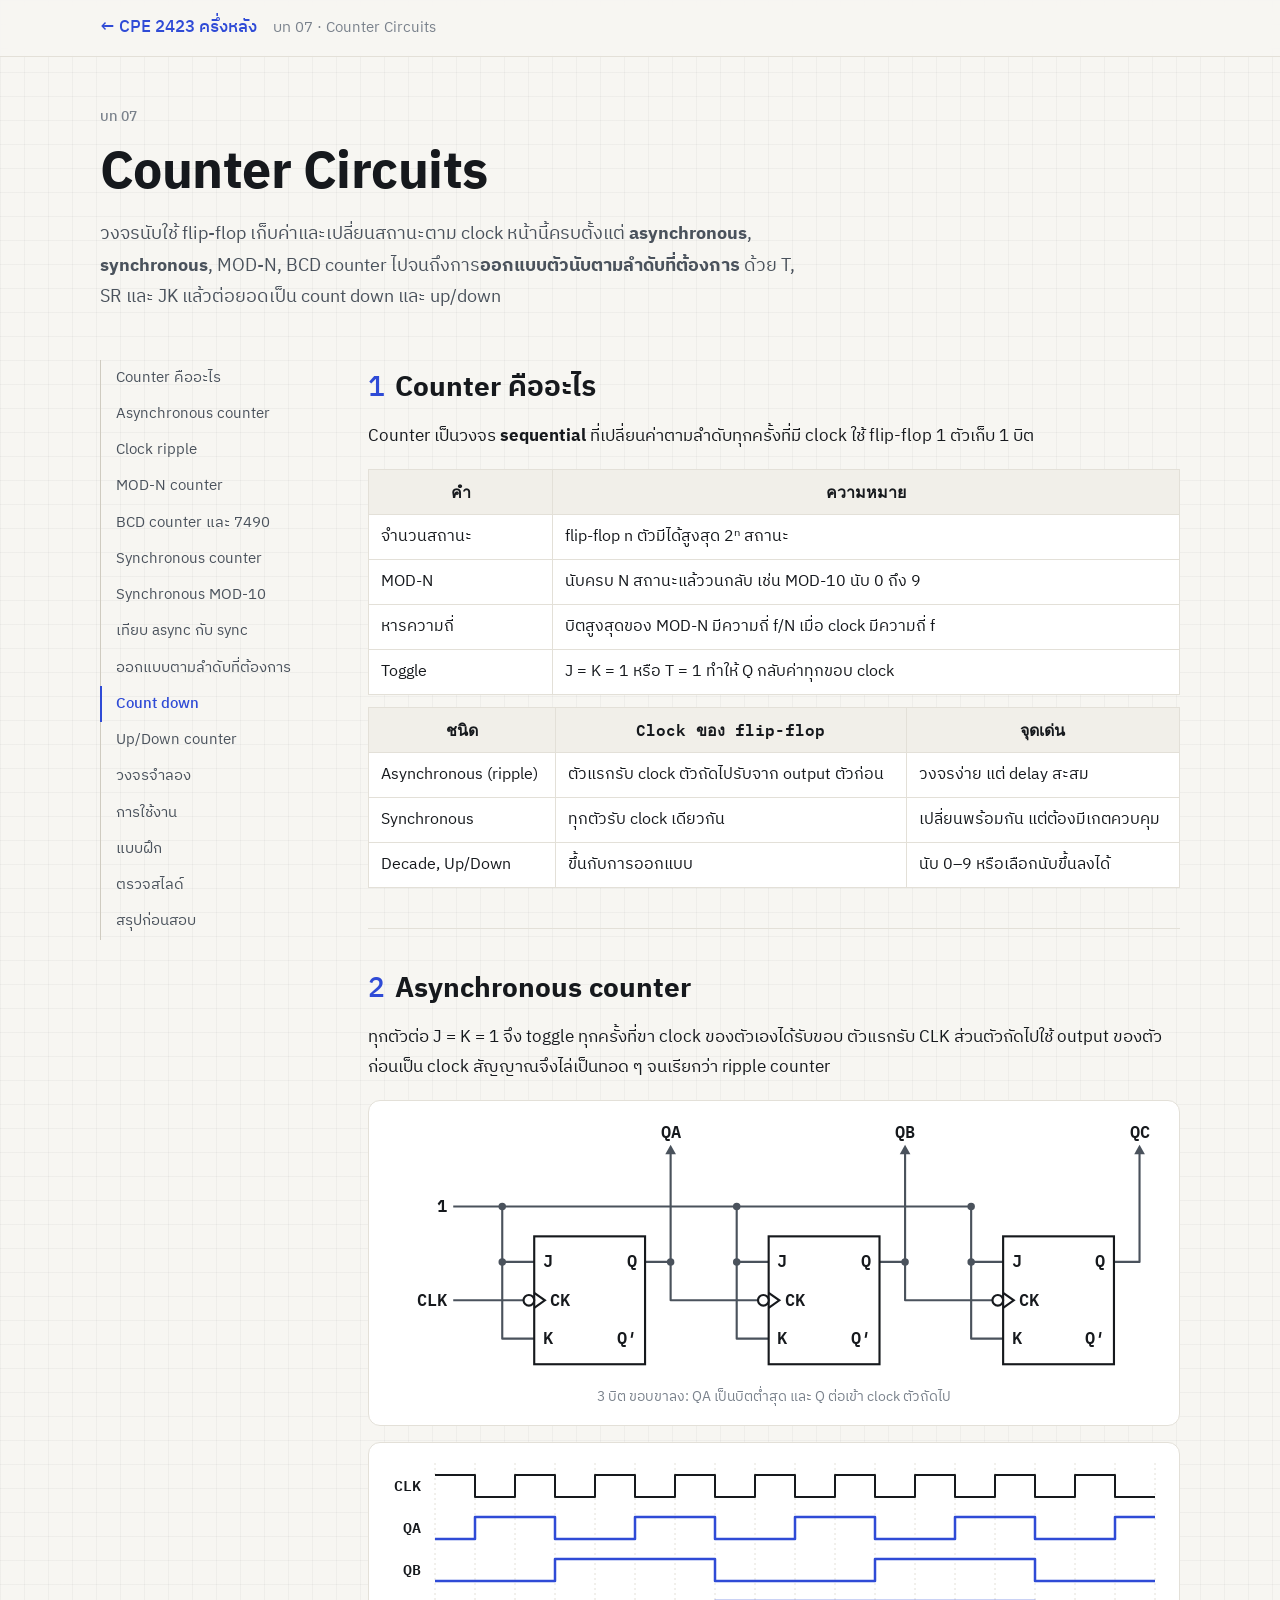
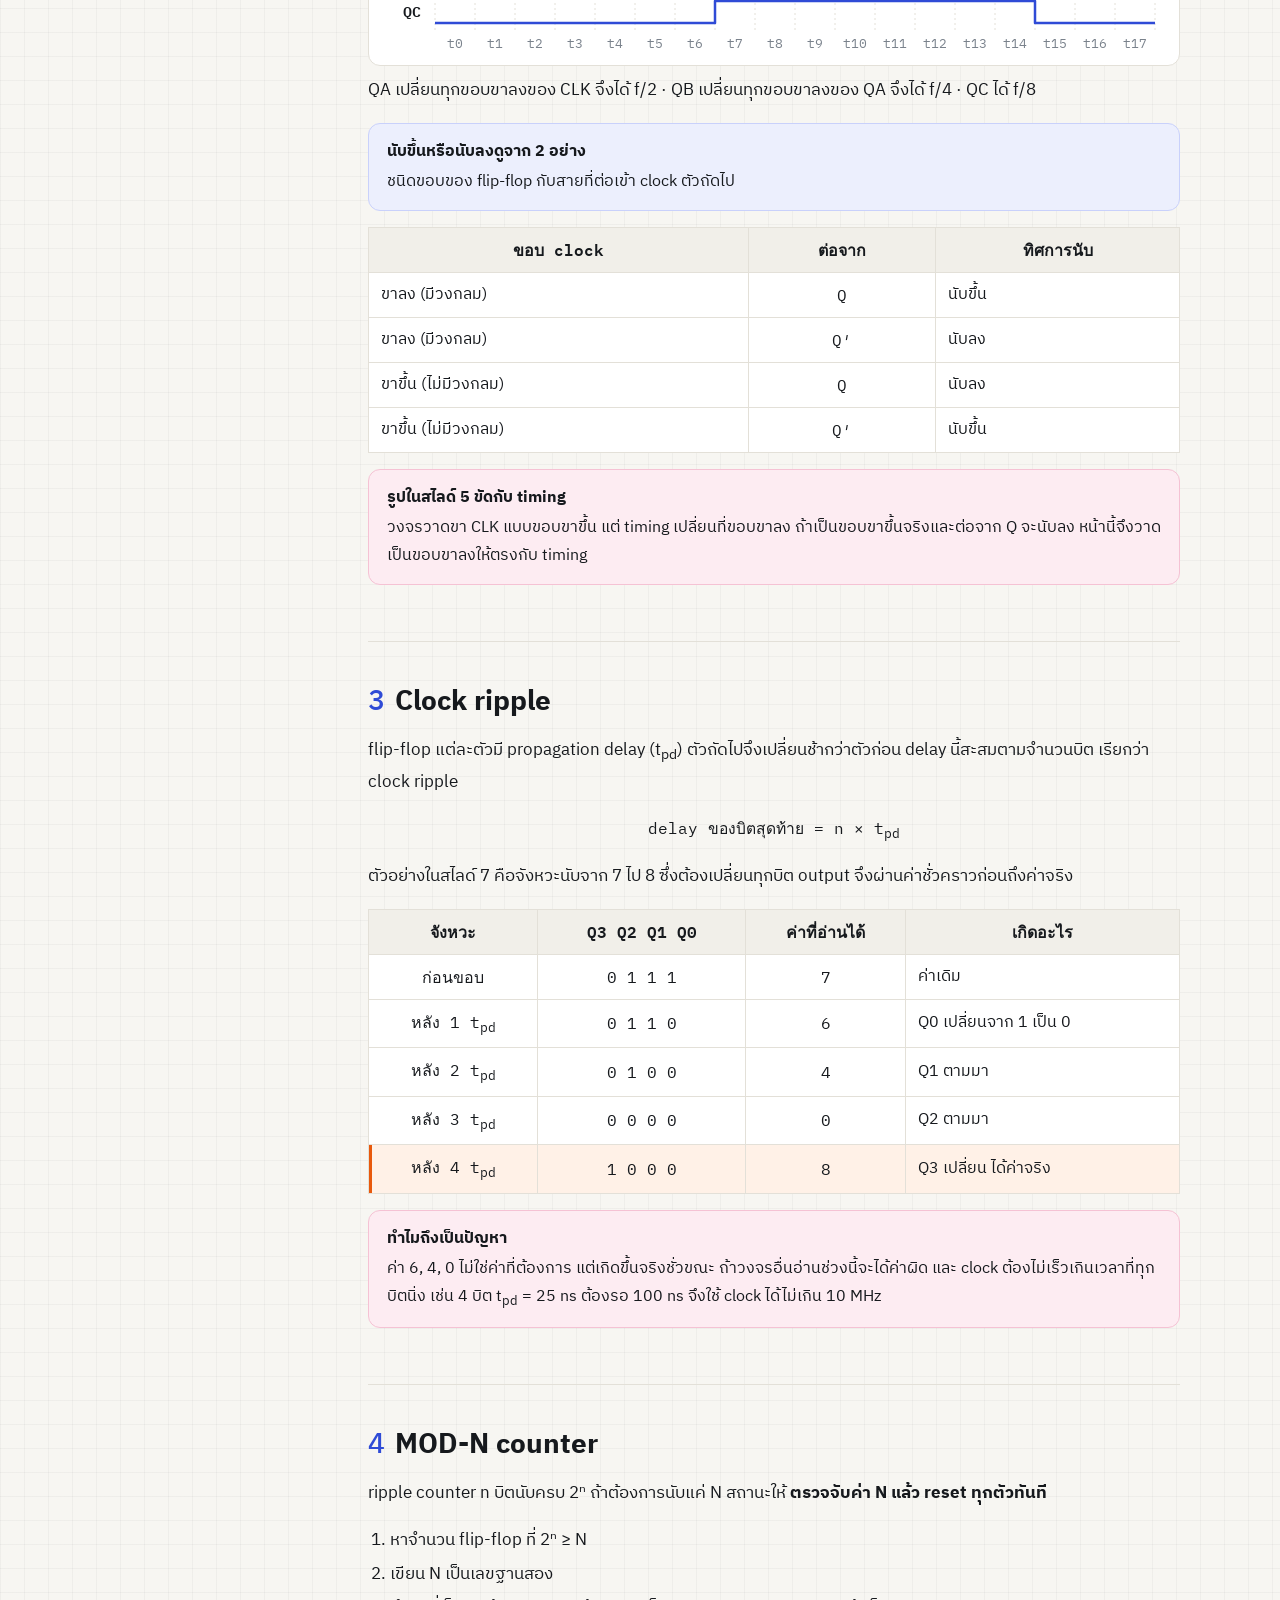
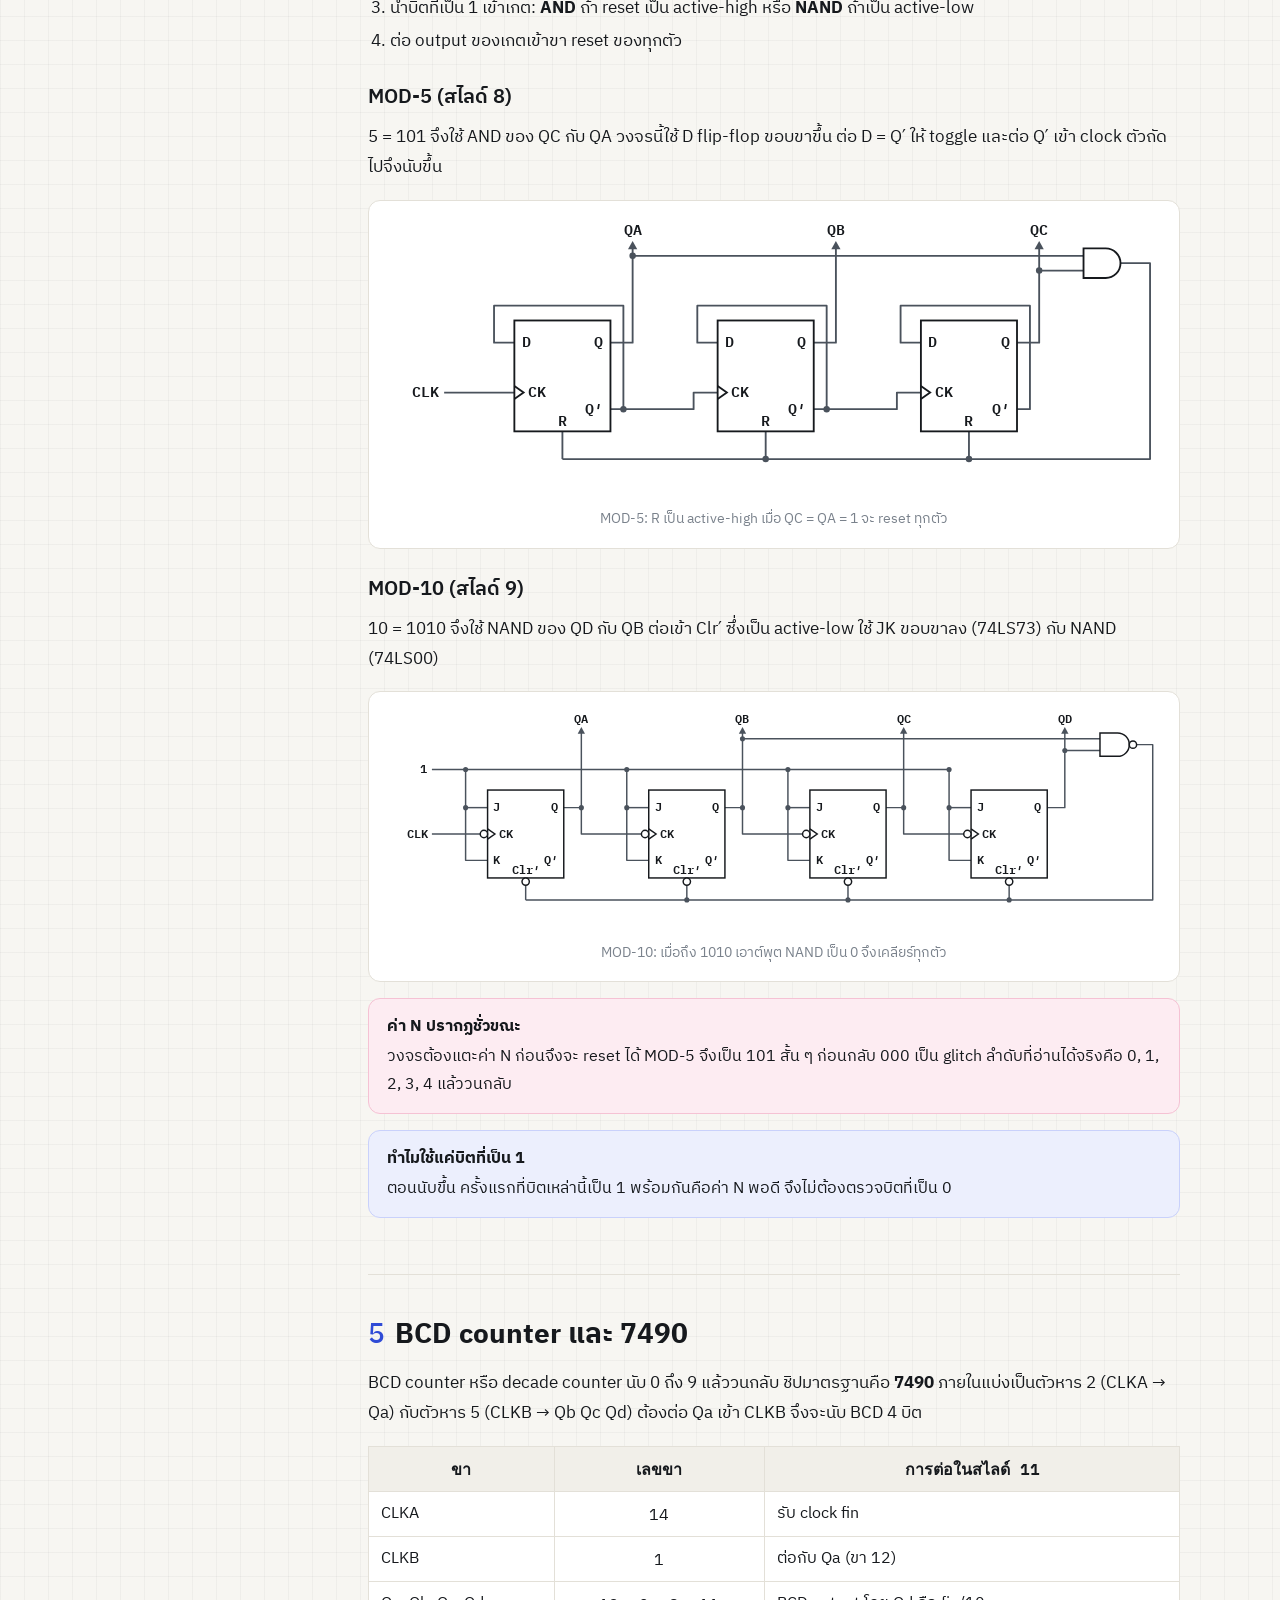
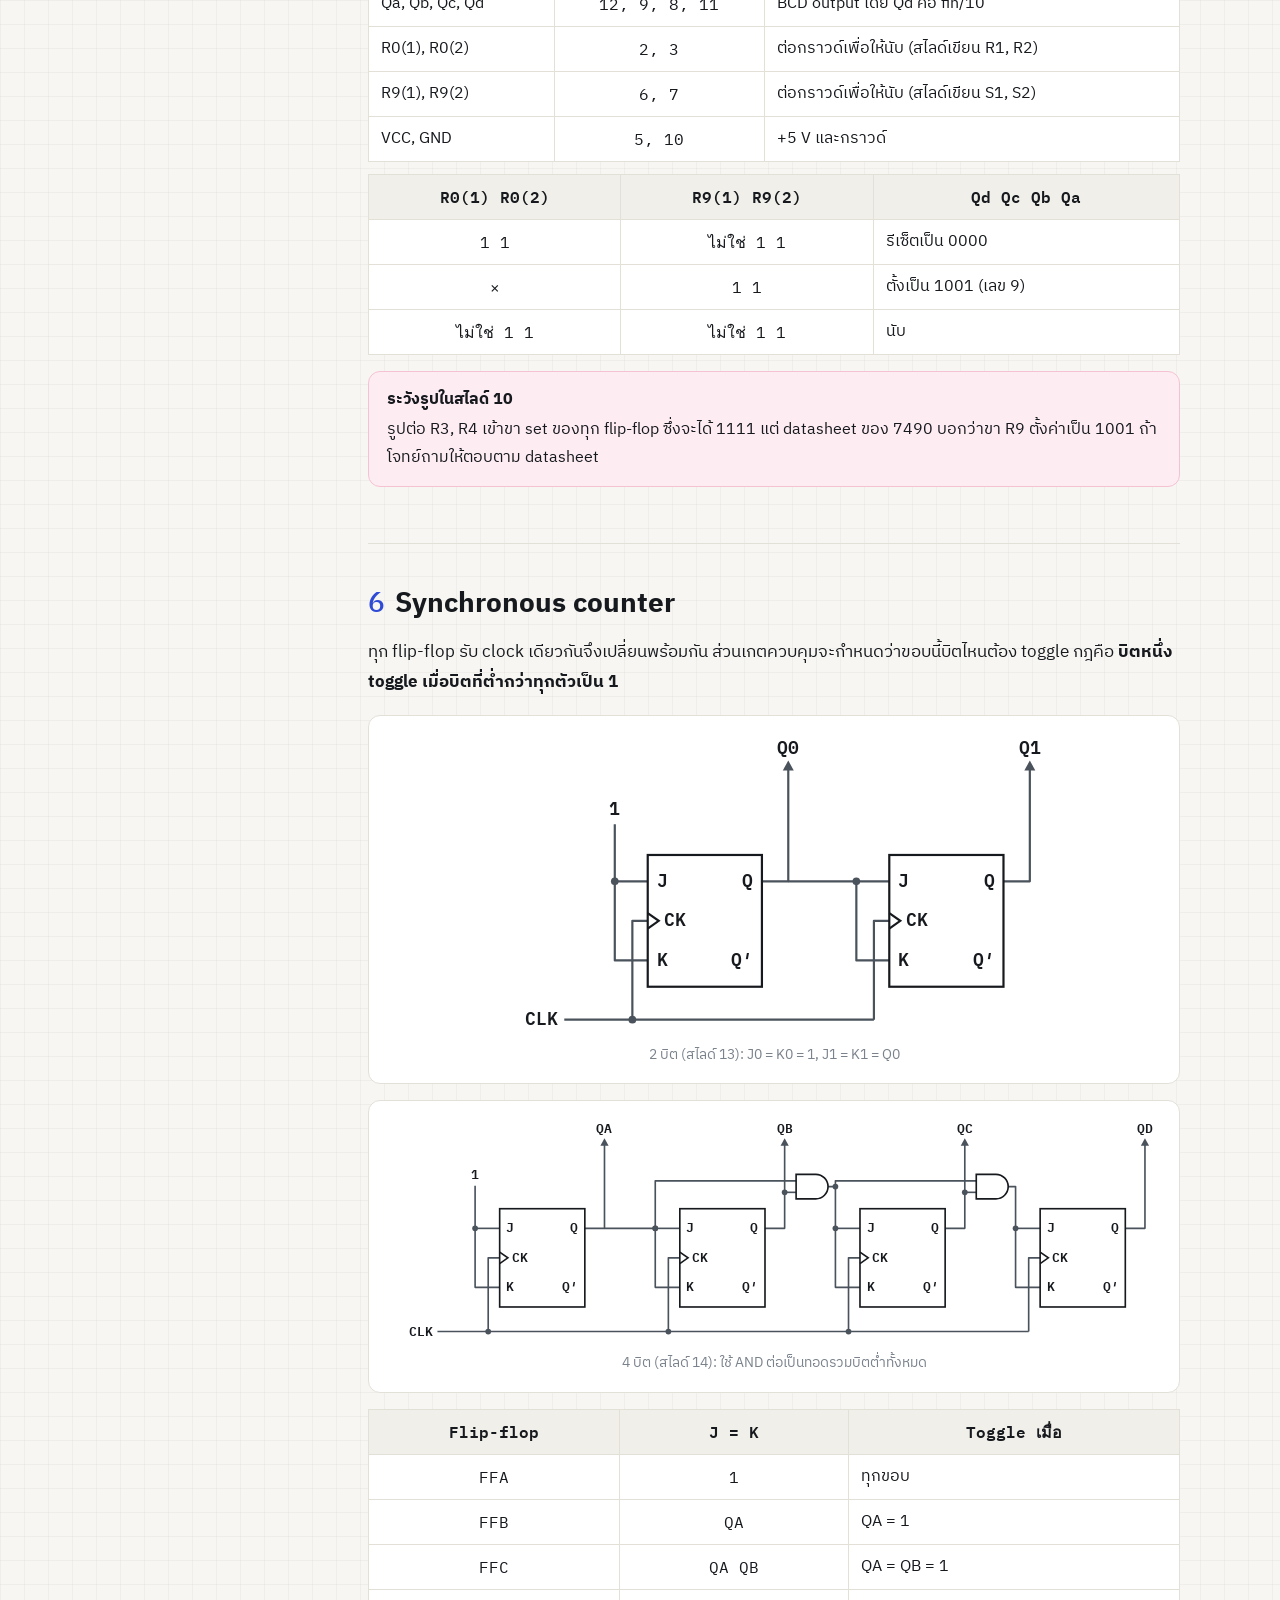
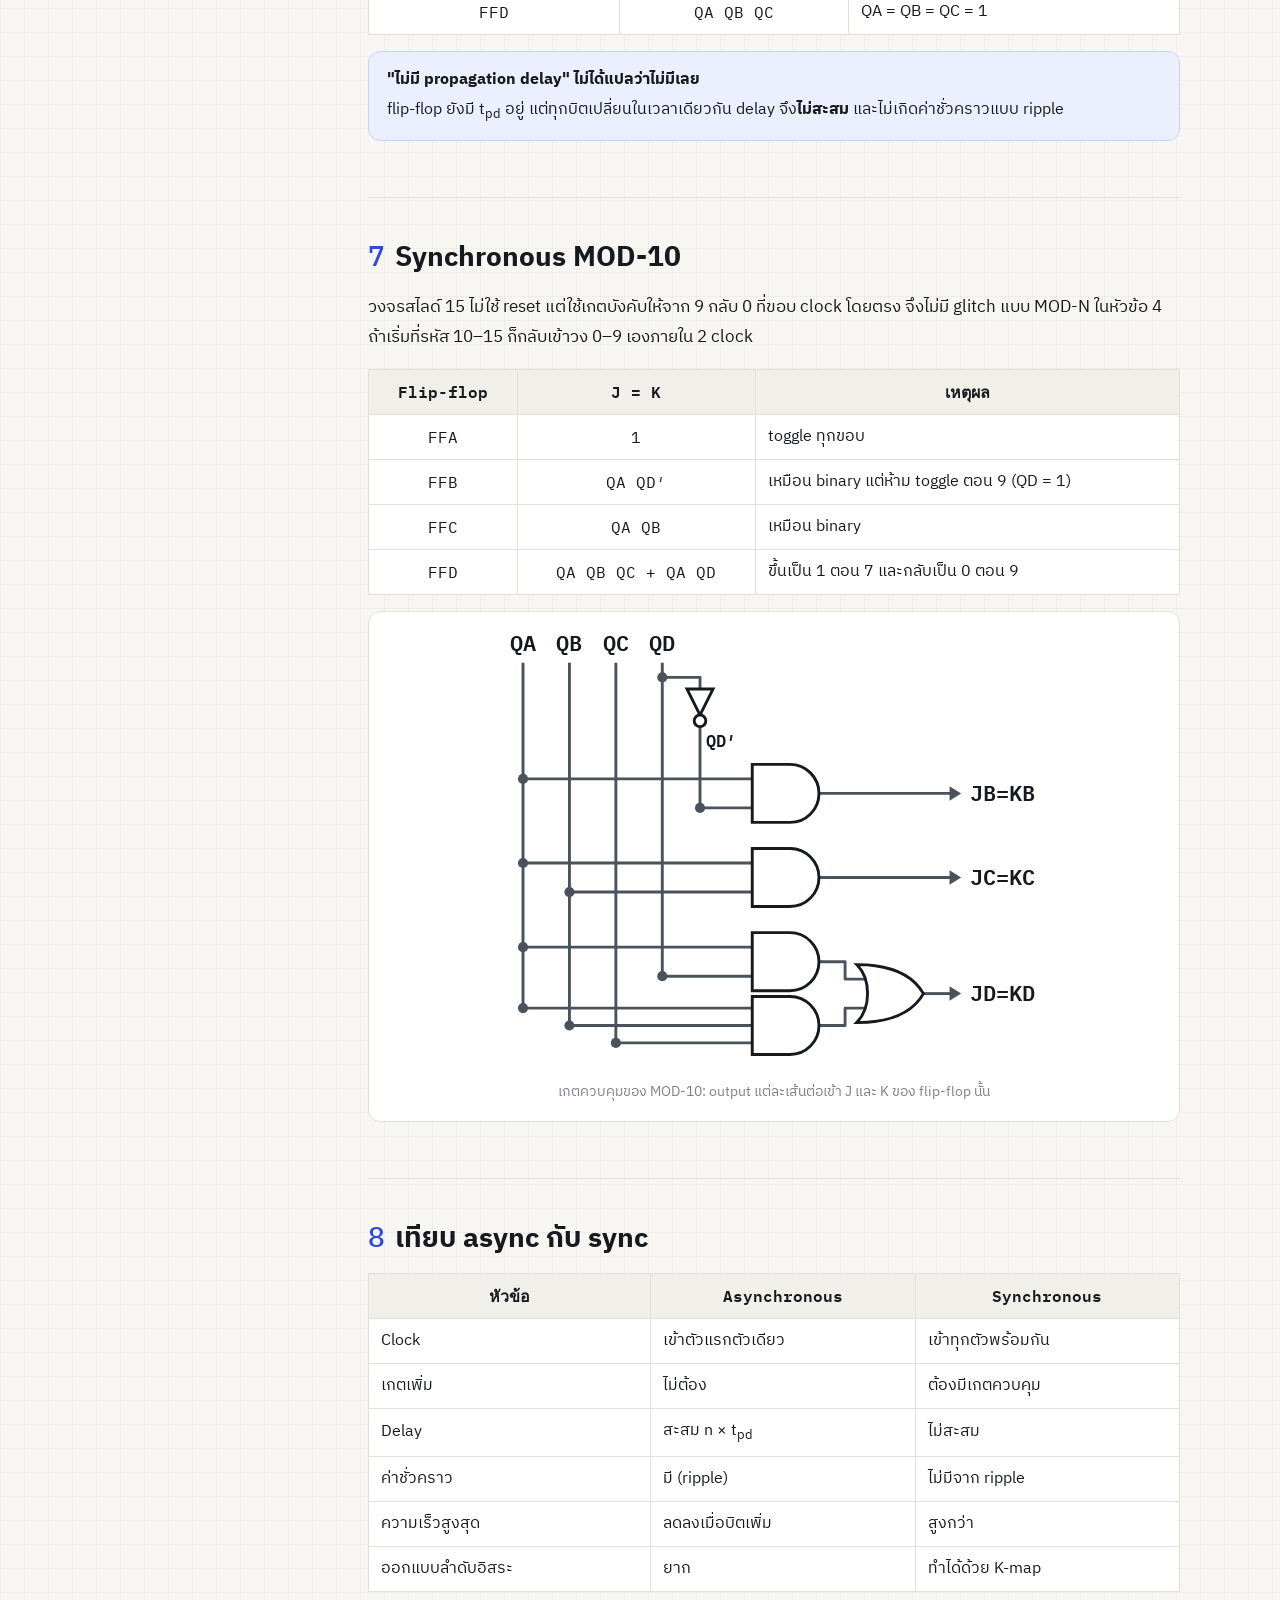
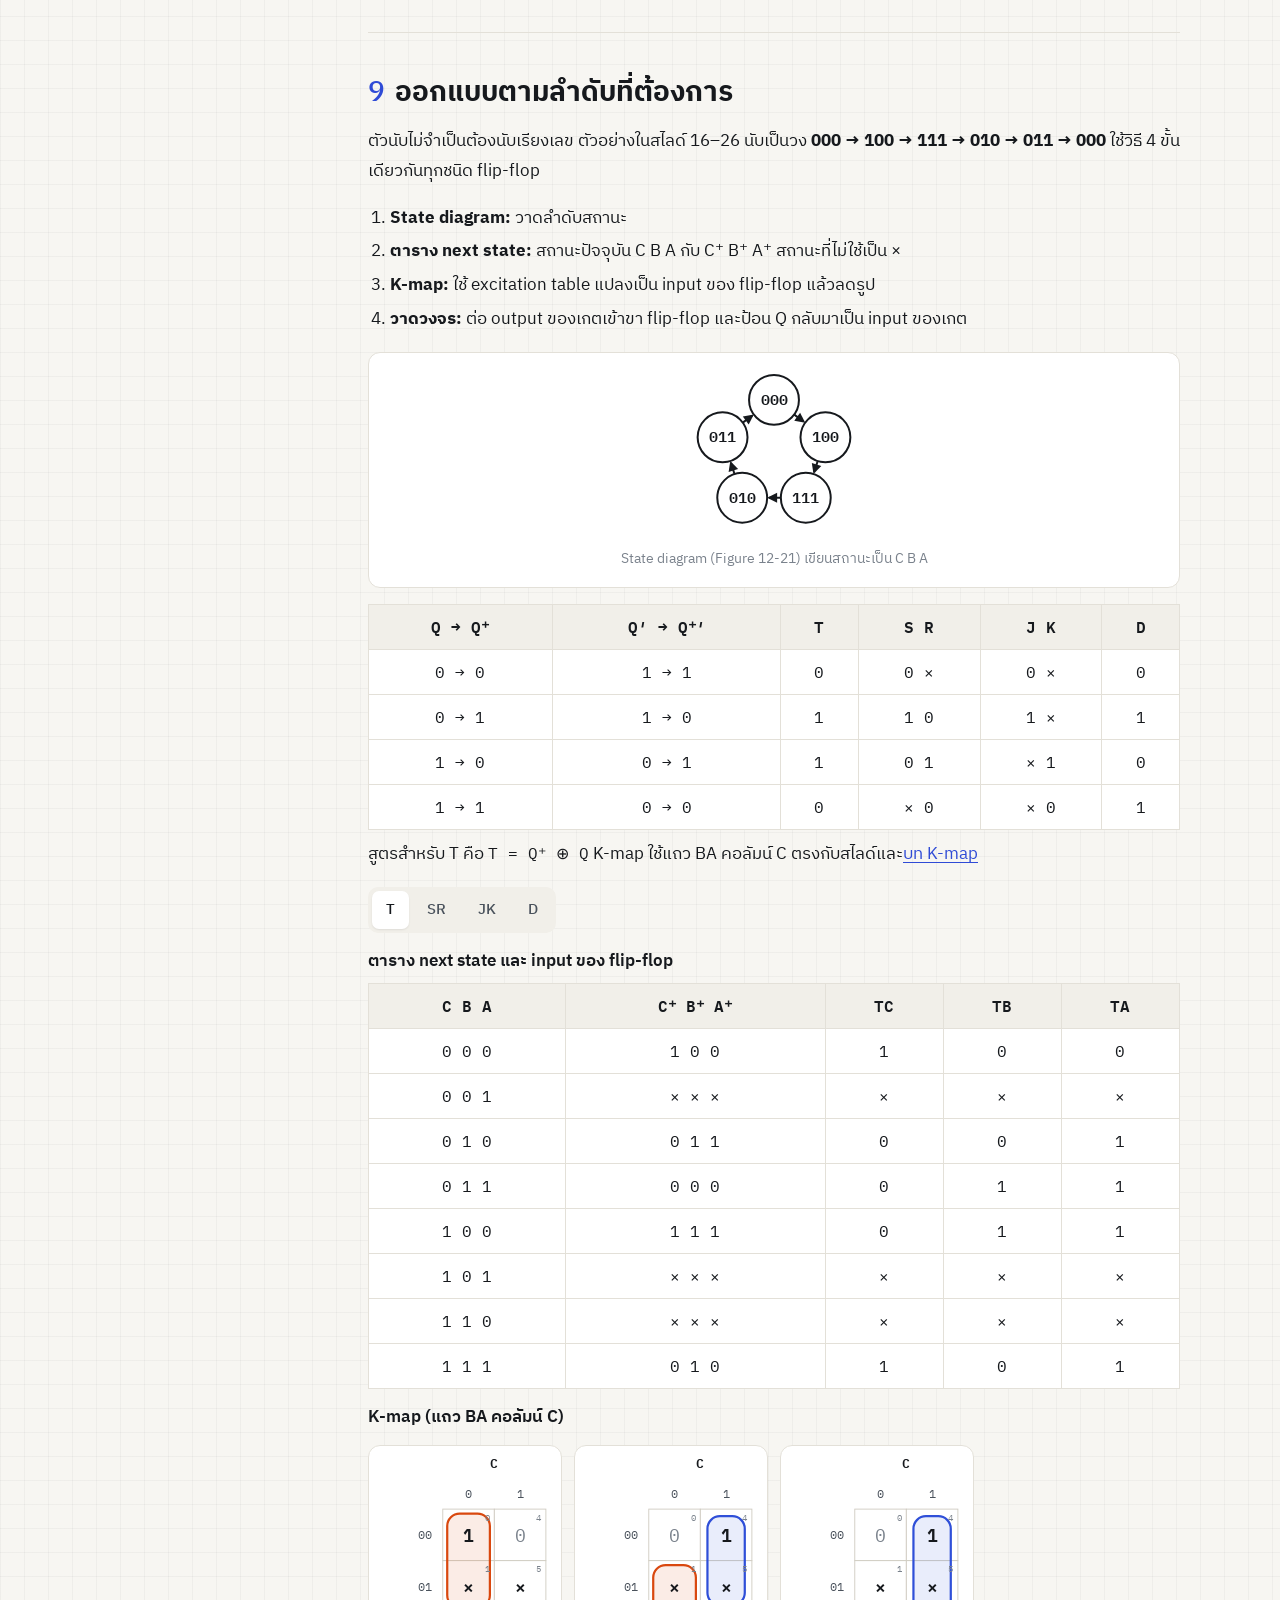
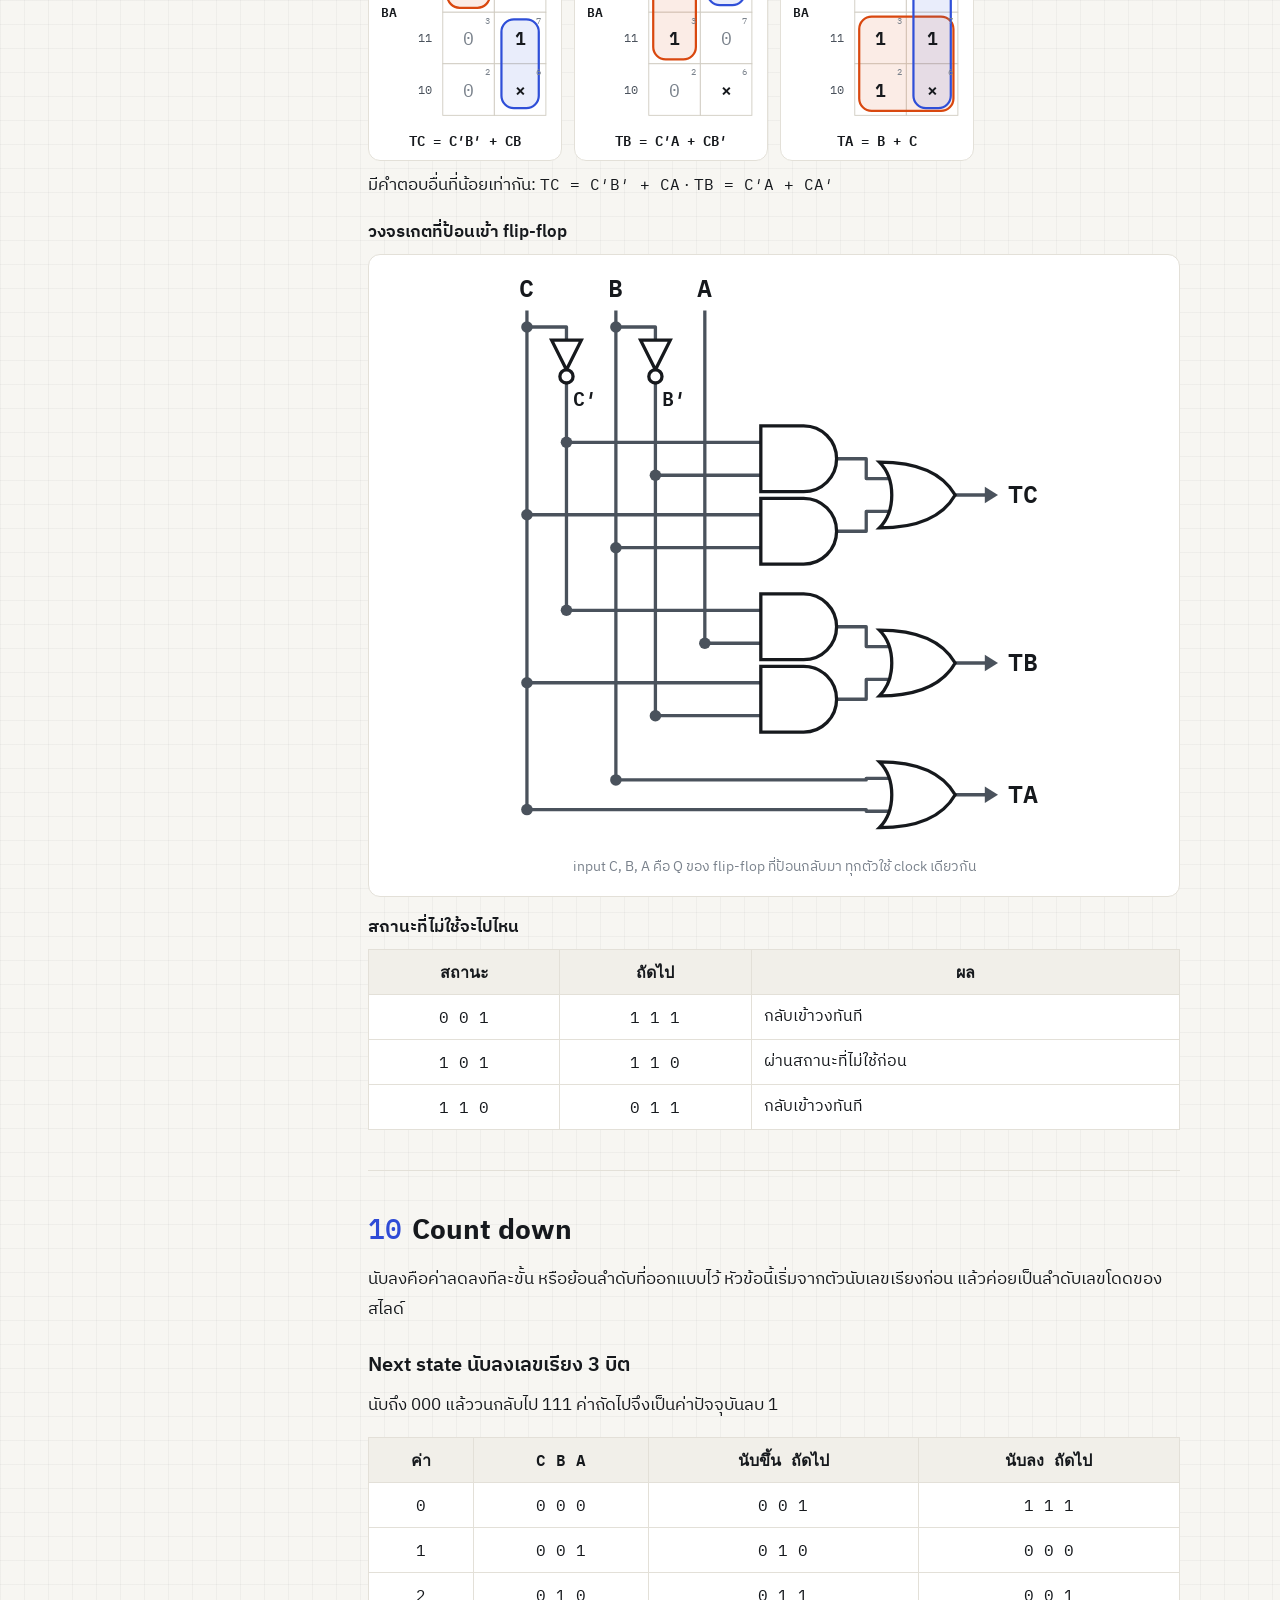
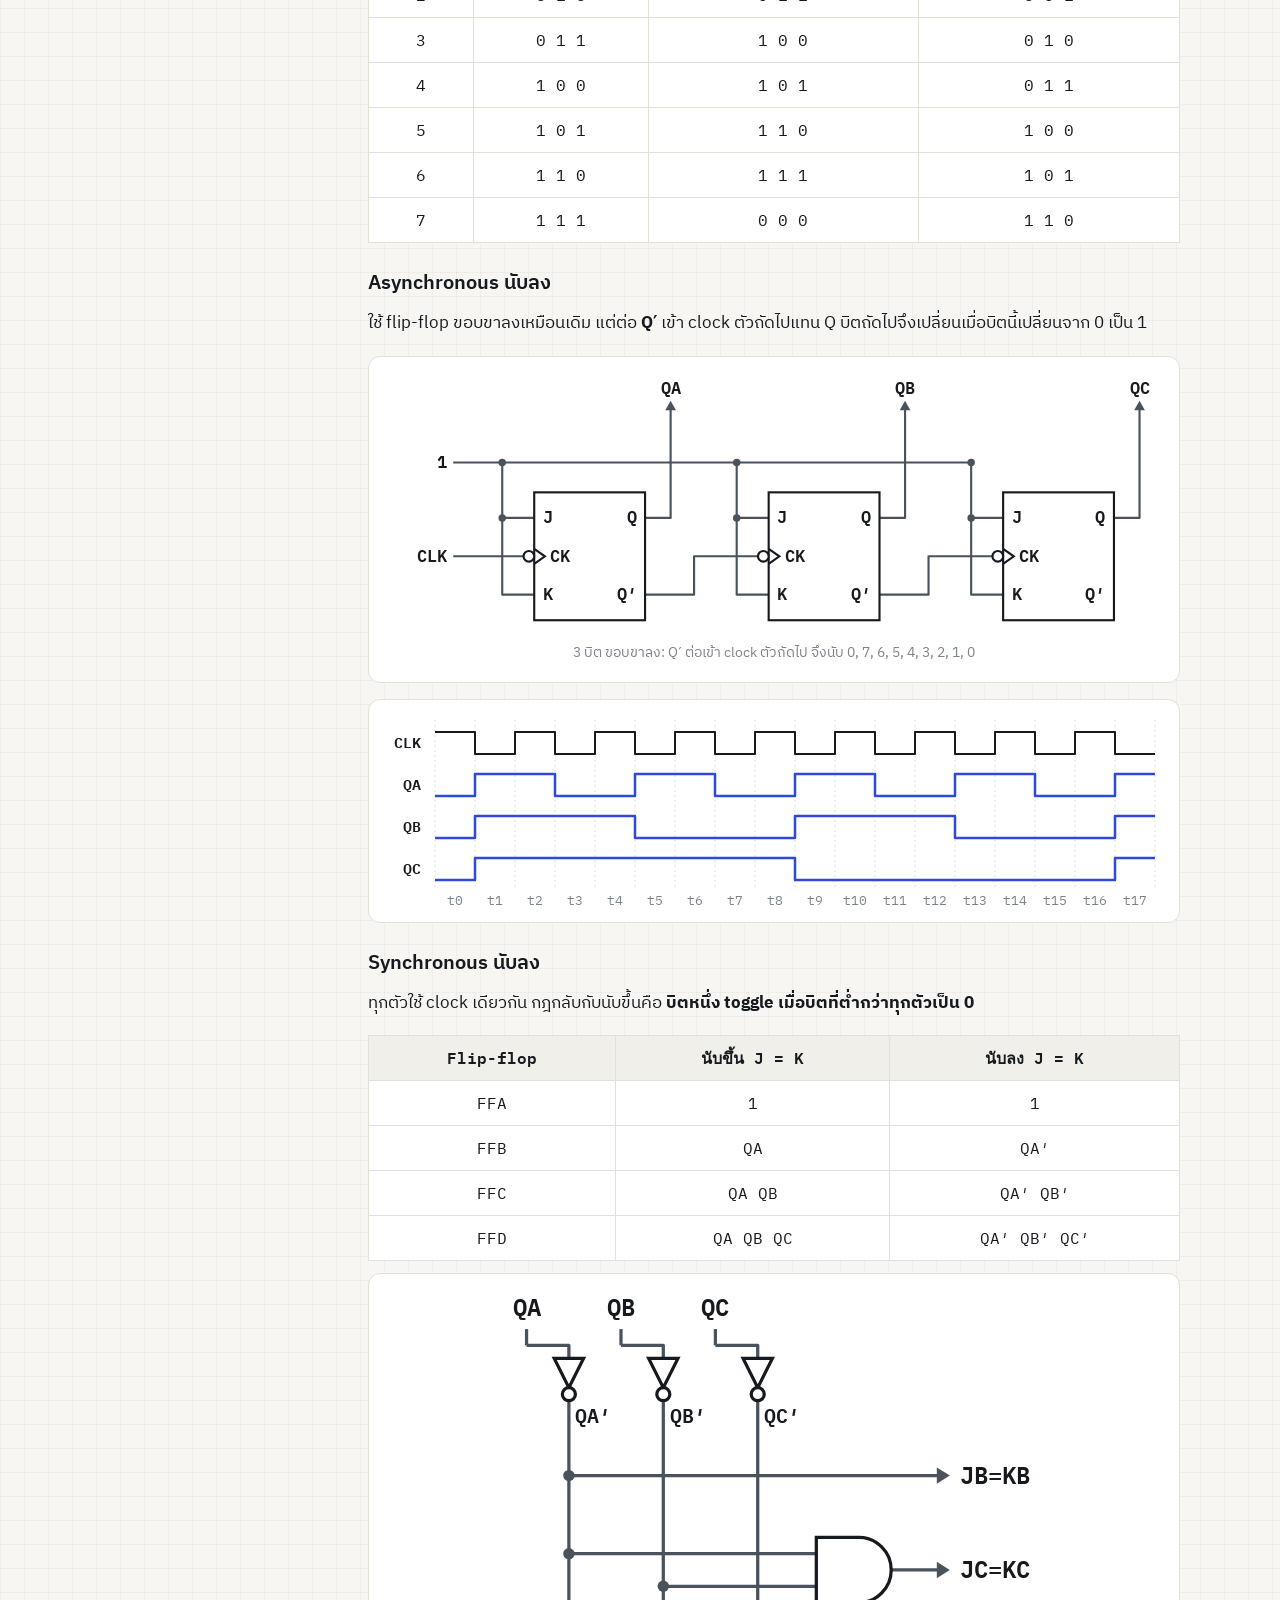
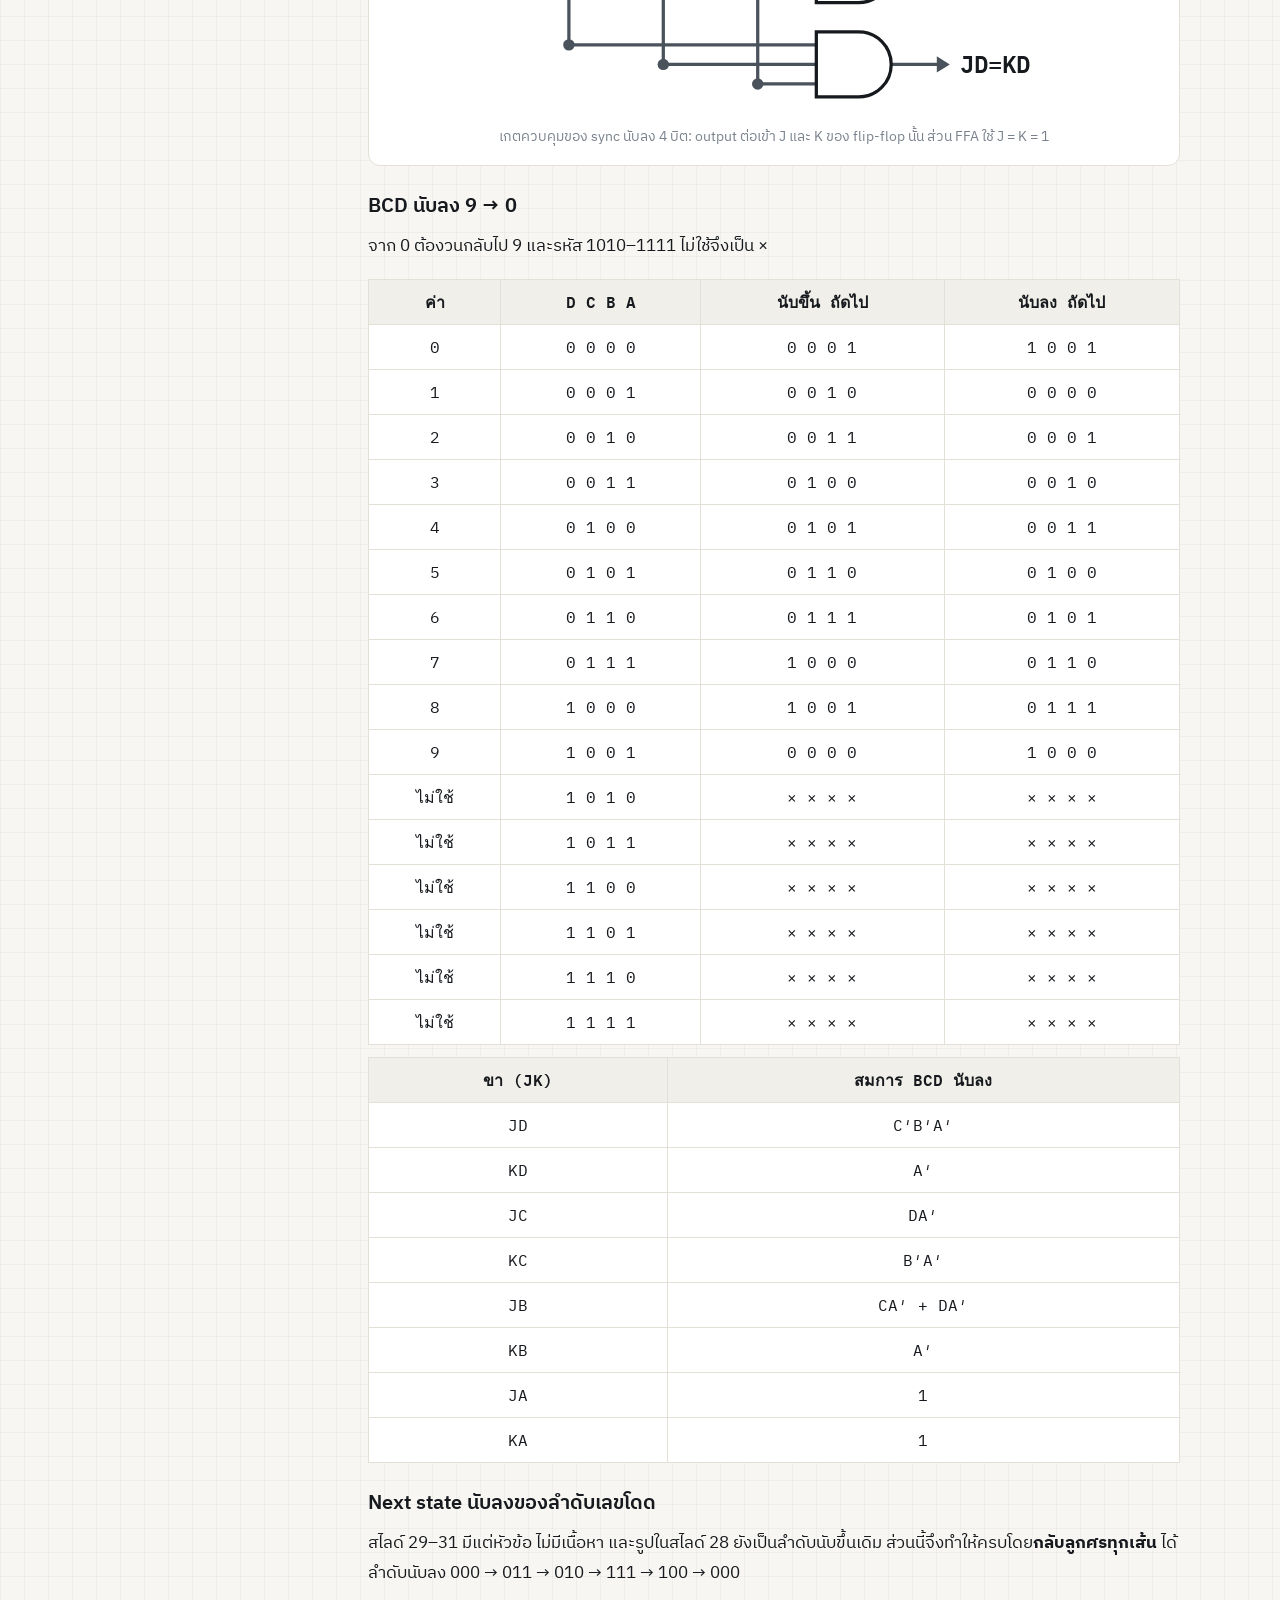
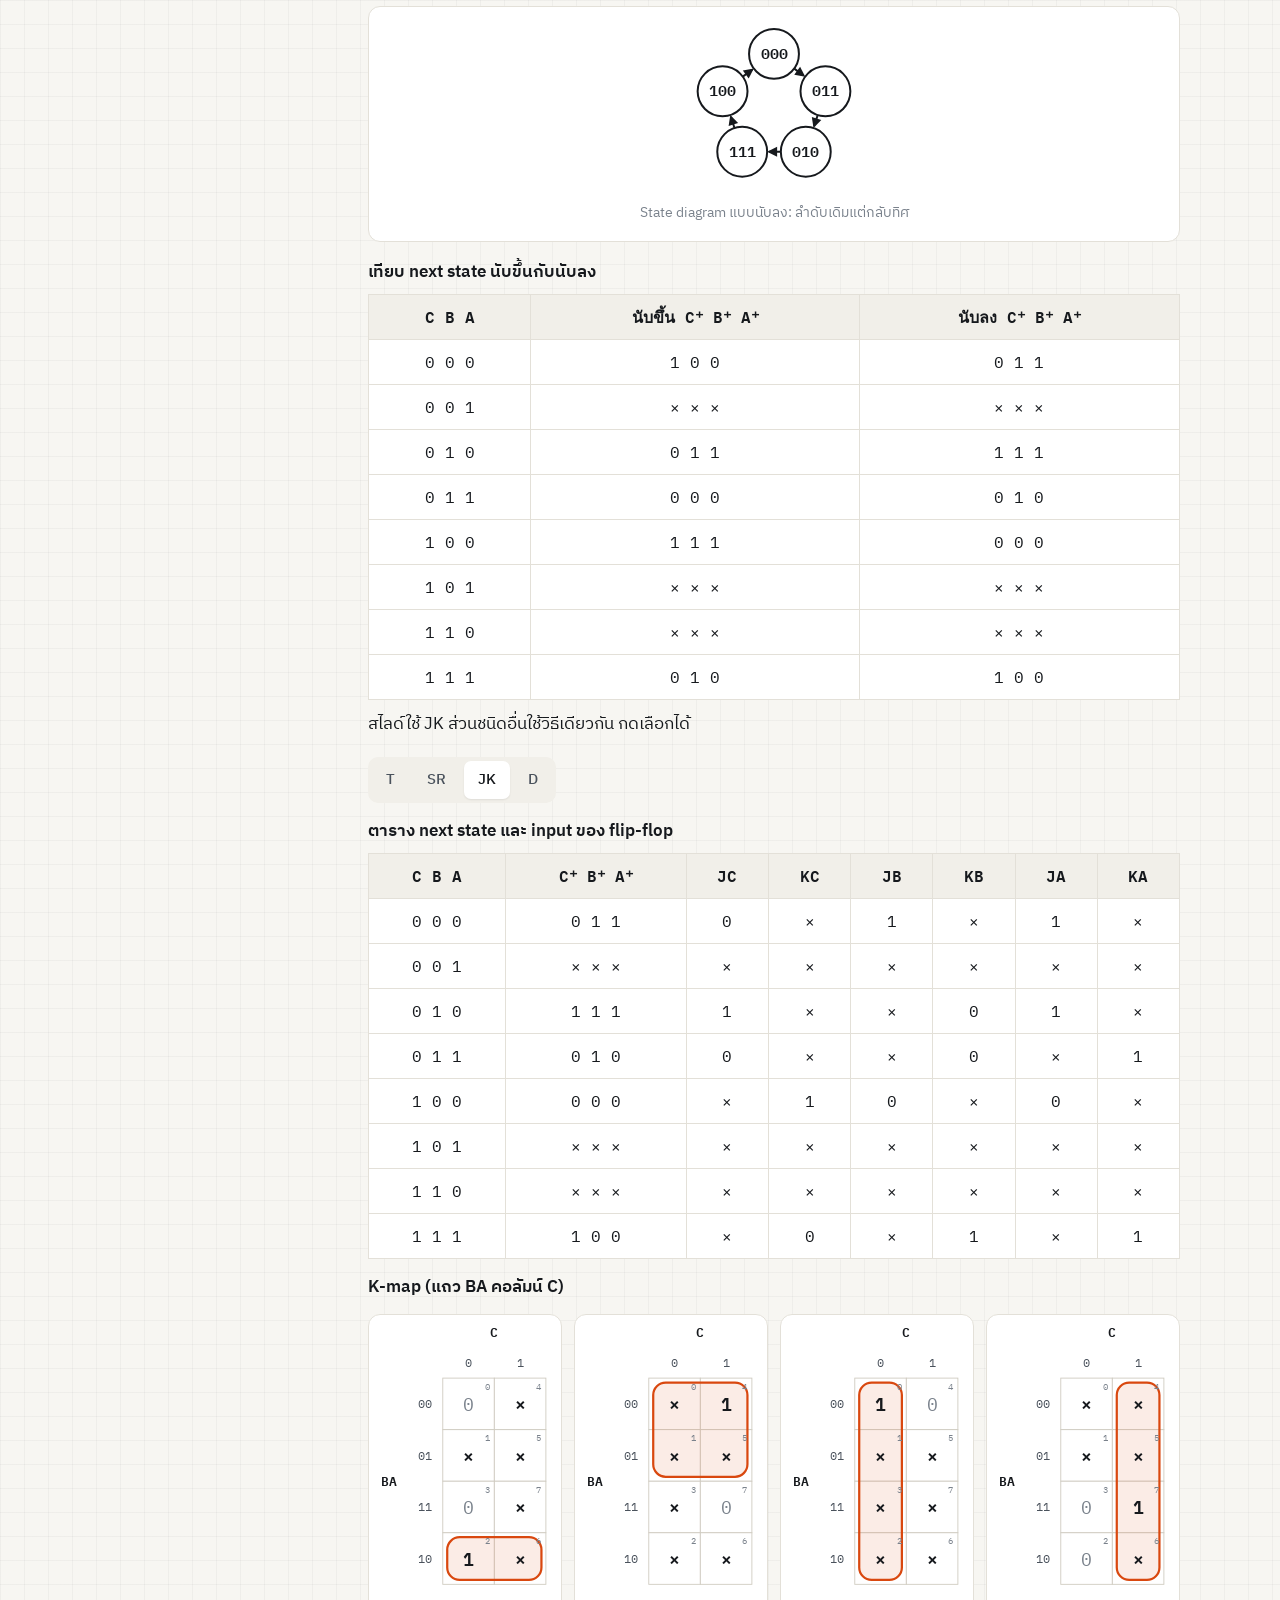
<file: topics/counters.html>
<!doctype html>
<html lang="th">
<head>
  <meta charset="utf-8">
  <meta name="viewport" content="width=device-width, initial-scale=1">
  <meta name="color-scheme" content="light">
  <meta name="description" content="บท 07 Counter Circuits: asynchronous, synchronous, MOD-N, BCD counter, การออกแบบด้วย T, SR, JK, count down และ up/down พร้อมวงจรจำลอง">
  <title>Counter · CPE 2423</title>
  <link rel="preconnect" href="https://fonts.googleapis.com">
  <link rel="preconnect" href="https://fonts.gstatic.com" crossorigin>
  <link href="https://fonts.googleapis.com/css2?family=IBM+Plex+Mono:wght@400;500;600&family=IBM+Plex+Sans+Thai:wght@400;500;600;700&display=swap" rel="stylesheet">
  <link rel="stylesheet" href="../assets/style.css">
</head>
<body>
  <nav class="topbar">
    <div class="wrap">
      <a href="../index.html">← CPE 2423 ครึ่งหลัง</a>
      <span class="crumb">บท 07 · Counter Circuits</span>
    </div>
  </nav>

  <header class="page-head wrap">
    <p class="eyebrow">บท 07</p>
    <h1>Counter Circuits</h1>
    <p class="lead">วงจรนับใช้ flip-flop เก็บค่าและเปลี่ยนสถานะตาม clock หน้านี้ครบตั้งแต่ <b>asynchronous</b>, <b>synchronous</b>, MOD-N, BCD counter ไปจนถึงการ<b>ออกแบบตัวนับตามลำดับที่ต้องการ</b> ด้วย T, SR และ JK แล้วต่อยอดเป็น count down และ up/down</p>
  </header>

  <div class="wrap layout">
    <details class="toc" open>
      <summary>สารบัญ</summary>
      <ol>
        <li><a href="#basics">Counter คืออะไร</a></li>
        <li><a href="#async">Asynchronous counter</a></li>
        <li><a href="#ripple">Clock ripple</a></li>
        <li><a href="#modn">MOD-N counter</a></li>
        <li><a href="#bcd">BCD counter และ 7490</a></li>
        <li><a href="#sync">Synchronous counter</a></li>
        <li><a href="#syncmod">Synchronous MOD-10</a></li>
        <li><a href="#compare">เทียบ async กับ sync</a></li>
        <li><a href="#design">ออกแบบตามลำดับที่ต้องการ</a></li>
        <li><a href="#down">Count down</a></li>
        <li><a href="#updown">Up/Down counter</a></li>
        <li><a href="#sim">วงจรจำลอง</a></li>
        <li><a href="#apps">การใช้งาน</a></li>
        <li><a href="#practice">แบบฝึก</a></li>
        <li><a href="#slides">ตรวจสไลด์</a></li>
        <li><a href="#recap">สรุปก่อนสอบ</a></li>
      </ol>
    </details>

    <main class="content">
      <!-- 1 -->
      <section id="basics">
        <h2><span class="num">1</span>Counter คืออะไร</h2>
        <p>Counter เป็นวงจร <b>sequential</b> ที่เปลี่ยนค่าตามลำดับทุกครั้งที่มี clock ใช้ flip-flop 1 ตัวเก็บ 1 บิต</p>
        <div class="table-scroll">
          <table class="tt">
            <thead><tr><th>คำ</th><th>ความหมาย</th></tr></thead>
            <tbody>
              <tr><td class="txt">จำนวนสถานะ</td><td class="txt">flip-flop n ตัวมีได้สูงสุด 2ⁿ สถานะ</td></tr>
              <tr><td class="txt">MOD-N</td><td class="txt">นับครบ N สถานะแล้ววนกลับ เช่น MOD-10 นับ 0 ถึง 9</td></tr>
              <tr><td class="txt">หารความถี่</td><td class="txt">บิตสูงสุดของ MOD-N มีความถี่ f/N เมื่อ clock มีความถี่ f</td></tr>
              <tr><td class="txt">Toggle</td><td class="txt">J = K = 1 หรือ T = 1 ทำให้ Q กลับค่าทุกขอบ clock</td></tr>
            </tbody>
          </table>
        </div>
        <div class="table-scroll" style="margin-top:12px;">
          <table class="tt">
            <thead><tr><th>ชนิด</th><th>Clock ของ flip-flop</th><th>จุดเด่น</th></tr></thead>
            <tbody>
              <tr><td class="txt">Asynchronous (ripple)</td><td class="txt">ตัวแรกรับ clock ตัวถัดไปรับจาก output ตัวก่อน</td><td class="txt">วงจรง่าย แต่ delay สะสม</td></tr>
              <tr><td class="txt">Synchronous</td><td class="txt">ทุกตัวรับ clock เดียวกัน</td><td class="txt">เปลี่ยนพร้อมกัน แต่ต้องมีเกตควบคุม</td></tr>
              <tr><td class="txt">Decade, Up/Down</td><td class="txt">ขึ้นกับการออกแบบ</td><td class="txt">นับ 0–9 หรือเลือกนับขึ้นลงได้</td></tr>
            </tbody>
          </table>
        </div>
      </section>

      <!-- 2 -->
      <section id="async">
        <h2><span class="num">2</span>Asynchronous counter</h2>
        <p>ทุกตัวต่อ J = K = 1 จึง toggle ทุกครั้งที่ขา clock ของตัวเองได้รับขอบ ตัวแรกรับ CLK ส่วนตัวถัดไปใช้ output ของตัวก่อนเป็น clock สัญญาณจึงไล่เป็นทอด ๆ จนเรียกว่า ripple counter</p>
        <figure class="figure wide reg-fig" id="fig-ripple3"><figcaption>3 บิต ขอบขาลง: QA เป็นบิตต่ำสุด และ Q ต่อเข้า clock ตัวถัดไป</figcaption></figure>
        <div class="wave-scroll"><svg id="wave-ripple" class="sim-wave" role="img" aria-label="timing diagram ของ ripple counter 3 บิต"></svg></div>
        <p style="margin-top:10px;">QA เปลี่ยนทุกขอบขาลงของ CLK จึงได้ f/2 · QB เปลี่ยนทุกขอบขาลงของ QA จึงได้ f/4 · QC ได้ f/8</p>
        <div class="callout tip">
          <b>นับขึ้นหรือนับลงดูจาก 2 อย่าง</b>
          ชนิดขอบของ flip-flop กับสายที่ต่อเข้า clock ตัวถัดไป
        </div>
        <div class="table-scroll">
          <table class="tt">
            <thead><tr><th>ขอบ clock</th><th>ต่อจาก</th><th>ทิศการนับ</th></tr></thead>
            <tbody>
              <tr><td class="txt">ขาลง (มีวงกลม)</td><td>Q</td><td class="txt">นับขึ้น</td></tr>
              <tr><td class="txt">ขาลง (มีวงกลม)</td><td>Q′</td><td class="txt">นับลง</td></tr>
              <tr><td class="txt">ขาขึ้น (ไม่มีวงกลม)</td><td>Q</td><td class="txt">นับลง</td></tr>
              <tr><td class="txt">ขาขึ้น (ไม่มีวงกลม)</td><td>Q′</td><td class="txt">นับขึ้น</td></tr>
            </tbody>
          </table>
        </div>
        <div class="callout warn">
          <b>รูปในสไลด์ 5 ขัดกับ timing</b>
          วงจรวาดขา CLK แบบขอบขาขึ้น แต่ timing เปลี่ยนที่ขอบขาลง ถ้าเป็นขอบขาขึ้นจริงและต่อจาก Q จะนับลง หน้านี้จึงวาดเป็นขอบขาลงให้ตรงกับ timing
        </div>
      </section>

      <!-- 3 -->
      <section id="ripple">
        <h2><span class="num">3</span>Clock ripple</h2>
        <p>flip-flop แต่ละตัวมี propagation delay (t<sub>pd</sub>) ตัวถัดไปจึงเปลี่ยนช้ากว่าตัวก่อน delay นี้สะสมตามจำนวนบิต เรียกว่า clock ripple</p>
        <p class="mono" style="text-align:center;">delay ของบิตสุดท้าย = n × t<sub>pd</sub></p>
        <p>ตัวอย่างในสไลด์ 7 คือจังหวะนับจาก 7 ไป 8 ซึ่งต้องเปลี่ยนทุกบิต output จึงผ่านค่าชั่วคราวก่อนถึงค่าจริง</p>
        <div class="table-scroll">
          <table class="tt">
            <thead><tr><th>จังหวะ</th><th>Q3 Q2 Q1 Q0</th><th>ค่าที่อ่านได้</th><th>เกิดอะไร</th></tr></thead>
            <tbody>
              <tr><td>ก่อนขอบ</td><td>0 1 1 1</td><td>7</td><td class="txt">ค่าเดิม</td></tr>
              <tr><td>หลัง 1 t<sub>pd</sub></td><td>0 1 1 0</td><td>6</td><td class="txt">Q0 เปลี่ยนจาก 1 เป็น 0</td></tr>
              <tr><td>หลัง 2 t<sub>pd</sub></td><td>0 1 0 0</td><td>4</td><td class="txt">Q1 ตามมา</td></tr>
              <tr><td>หลัง 3 t<sub>pd</sub></td><td>0 0 0 0</td><td>0</td><td class="txt">Q2 ตามมา</td></tr>
              <tr class="on"><td>หลัง 4 t<sub>pd</sub></td><td>1 0 0 0</td><td>8</td><td class="txt">Q3 เปลี่ยน ได้ค่าจริง</td></tr>
            </tbody>
          </table>
        </div>
        <div class="callout warn">
          <b>ทำไมถึงเป็นปัญหา</b>
          ค่า 6, 4, 0 ไม่ใช่ค่าที่ต้องการ แต่เกิดขึ้นจริงชั่วขณะ ถ้าวงจรอื่นอ่านช่วงนี้จะได้ค่าผิด และ clock ต้องไม่เร็วเกินเวลาที่ทุกบิตนิ่ง เช่น 4 บิต t<sub>pd</sub> = 25 ns ต้องรอ 100 ns จึงใช้ clock ได้ไม่เกิน 10 MHz
        </div>
      </section>

      <!-- 4 -->
      <section id="modn">
        <h2><span class="num">4</span>MOD-N counter</h2>
        <p>ripple counter n บิตนับครบ 2ⁿ ถ้าต้องการนับแค่ N สถานะให้ <b>ตรวจจับค่า N แล้ว reset ทุกตัวทันที</b></p>
        <ol>
          <li>หาจำนวน flip-flop ที่ 2ⁿ ≥ N</li>
          <li>เขียน N เป็นเลขฐานสอง</li>
          <li>นำบิตที่เป็น 1 เข้าเกต: <b>AND</b> ถ้า reset เป็น active-high หรือ <b>NAND</b> ถ้าเป็น active-low</li>
          <li>ต่อ output ของเกตเข้าขา reset ของทุกตัว</li>
        </ol>
        <h3>MOD-5 (สไลด์ 8)</h3>
        <p>5 = 101 จึงใช้ AND ของ QC กับ QA วงจรนี้ใช้ D flip-flop ขอบขาขึ้น ต่อ D = Q′ ให้ toggle และต่อ Q′ เข้า clock ตัวถัดไปจึงนับขึ้น</p>
        <figure class="figure wide reg-fig" id="fig-mod5"><figcaption>MOD-5: R เป็น active-high เมื่อ QC = QA = 1 จะ reset ทุกตัว</figcaption></figure>
        <h3>MOD-10 (สไลด์ 9)</h3>
        <p>10 = 1010 จึงใช้ NAND ของ QD กับ QB ต่อเข้า Clr′ ซึ่งเป็น active-low ใช้ JK ขอบขาลง (74LS73) กับ NAND (74LS00)</p>
        <figure class="figure wide reg-fig" id="fig-mod10"><figcaption>MOD-10: เมื่อถึง 1010 เอาต์พุต NAND เป็น 0 จึงเคลียร์ทุกตัว</figcaption></figure>
        <div class="callout warn">
          <b>ค่า N ปรากฏชั่วขณะ</b>
          วงจรต้องแตะค่า N ก่อนจึงจะ reset ได้ MOD-5 จึงเป็น 101 สั้น ๆ ก่อนกลับ 000 เป็น glitch ลำดับที่อ่านได้จริงคือ 0, 1, 2, 3, 4 แล้ววนกลับ
        </div>
        <div class="callout tip">
          <b>ทำไมใช้แค่บิตที่เป็น 1</b>
          ตอนนับขึ้น ครั้งแรกที่บิตเหล่านี้เป็น 1 พร้อมกันคือค่า N พอดี จึงไม่ต้องตรวจบิตที่เป็น 0
        </div>
      </section>

      <!-- 5 -->
      <section id="bcd">
        <h2><span class="num">5</span>BCD counter และ 7490</h2>
        <p>BCD counter หรือ decade counter นับ 0 ถึง 9 แล้ววนกลับ ชิปมาตรฐานคือ <b>7490</b> ภายในแบ่งเป็นตัวหาร 2 (CLKA → Qa) กับตัวหาร 5 (CLKB → Qb Qc Qd) ต้องต่อ Qa เข้า CLKB จึงจะนับ BCD 4 บิต</p>
        <div class="table-scroll">
          <table class="tt">
            <thead><tr><th>ขา</th><th>เลขขา</th><th>การต่อในสไลด์ 11</th></tr></thead>
            <tbody>
              <tr><td class="txt">CLKA</td><td>14</td><td class="txt">รับ clock fin</td></tr>
              <tr><td class="txt">CLKB</td><td>1</td><td class="txt">ต่อกับ Qa (ขา 12)</td></tr>
              <tr><td class="txt">Qa, Qb, Qc, Qd</td><td>12, 9, 8, 11</td><td class="txt">BCD output โดย Qd คือ fin/10</td></tr>
              <tr><td class="txt">R0(1), R0(2)</td><td>2, 3</td><td class="txt">ต่อกราวด์เพื่อให้นับ (สไลด์เขียน R1, R2)</td></tr>
              <tr><td class="txt">R9(1), R9(2)</td><td>6, 7</td><td class="txt">ต่อกราวด์เพื่อให้นับ (สไลด์เขียน S1, S2)</td></tr>
              <tr><td class="txt">VCC, GND</td><td>5, 10</td><td class="txt">+5 V และกราวด์</td></tr>
            </tbody>
          </table>
        </div>
        <div class="table-scroll" style="margin-top:12px;">
          <table class="tt">
            <thead><tr><th>R0(1) R0(2)</th><th>R9(1) R9(2)</th><th>Qd Qc Qb Qa</th></tr></thead>
            <tbody>
              <tr><td>1 1</td><td>ไม่ใช่ 1 1</td><td class="txt">รีเซ็ตเป็น 0000</td></tr>
              <tr><td>×</td><td>1 1</td><td class="txt">ตั้งเป็น 1001 (เลข 9)</td></tr>
              <tr><td>ไม่ใช่ 1 1</td><td>ไม่ใช่ 1 1</td><td class="txt">นับ</td></tr>
            </tbody>
          </table>
        </div>
        <div class="callout warn">
          <b>ระวังรูปในสไลด์ 10</b>
          รูปต่อ R3, R4 เข้าขา set ของทุก flip-flop ซึ่งจะได้ 1111 แต่ datasheet ของ 7490 บอกว่าขา R9 ตั้งค่าเป็น 1001 ถ้าโจทย์ถามให้ตอบตาม datasheet
        </div>
      </section>

      <!-- 6 -->
      <section id="sync">
        <h2><span class="num">6</span>Synchronous counter</h2>
        <p>ทุก flip-flop รับ clock เดียวกันจึงเปลี่ยนพร้อมกัน ส่วนเกตควบคุมจะกำหนดว่าขอบนี้บิตไหนต้อง toggle กฎคือ <b>บิตหนึ่ง toggle เมื่อบิตที่ต่ำกว่าทุกตัวเป็น 1</b></p>
        <figure class="figure wide" id="fig-sync2"><figcaption>2 บิต (สไลด์ 13): J0 = K0 = 1, J1 = K1 = Q0</figcaption></figure>
        <figure class="figure wide reg-fig" id="fig-sync4"><figcaption>4 บิต (สไลด์ 14): ใช้ AND ต่อเป็นทอดรวมบิตต่ำทั้งหมด</figcaption></figure>
        <div class="table-scroll">
          <table class="tt">
            <thead><tr><th>Flip-flop</th><th>J = K</th><th>Toggle เมื่อ</th></tr></thead>
            <tbody>
              <tr><td>FFA</td><td>1</td><td class="txt">ทุกขอบ</td></tr>
              <tr><td>FFB</td><td>QA</td><td class="txt">QA = 1</td></tr>
              <tr><td>FFC</td><td>QA QB</td><td class="txt">QA = QB = 1</td></tr>
              <tr><td>FFD</td><td>QA QB QC</td><td class="txt">QA = QB = QC = 1</td></tr>
            </tbody>
          </table>
        </div>
        <div class="callout tip">
          <b>"ไม่มี propagation delay" ไม่ได้แปลว่าไม่มีเลย</b>
          flip-flop ยังมี t<sub>pd</sub> อยู่ แต่ทุกบิตเปลี่ยนในเวลาเดียวกัน delay จึง<b>ไม่สะสม</b> และไม่เกิดค่าชั่วคราวแบบ ripple
        </div>
      </section>

      <!-- 7 -->
      <section id="syncmod">
        <h2><span class="num">7</span>Synchronous MOD-10</h2>
        <p>วงจรสไลด์ 15 ไม่ใช้ reset แต่ใช้เกตบังคับให้จาก 9 กลับ 0 ที่ขอบ clock โดยตรง จึงไม่มี glitch แบบ MOD-N ในหัวข้อ 4 ถ้าเริ่มที่รหัส 10–15 ก็กลับเข้าวง 0–9 เองภายใน 2 clock</p>
        <div class="table-scroll">
          <table class="tt">
            <thead><tr><th>Flip-flop</th><th>J = K</th><th>เหตุผล</th></tr></thead>
            <tbody>
              <tr><td>FFA</td><td>1</td><td class="txt">toggle ทุกขอบ</td></tr>
              <tr><td>FFB</td><td>QA QD′</td><td class="txt">เหมือน binary แต่ห้าม toggle ตอน 9 (QD = 1)</td></tr>
              <tr><td>FFC</td><td>QA QB</td><td class="txt">เหมือน binary</td></tr>
              <tr><td>FFD</td><td>QA QB QC + QA QD</td><td class="txt">ขึ้นเป็น 1 ตอน 7 และกลับเป็น 0 ตอน 9</td></tr>
            </tbody>
          </table>
        </div>
        <figure class="figure" id="fig-sync10"><figcaption>เกตควบคุมของ MOD-10: output แต่ละเส้นต่อเข้า J และ K ของ flip-flop นั้น</figcaption></figure>
      </section>

      <!-- 8 -->
      <section id="compare">
        <h2><span class="num">8</span>เทียบ async กับ sync</h2>
        <div class="table-scroll">
          <table class="tt">
            <thead><tr><th>หัวข้อ</th><th>Asynchronous</th><th>Synchronous</th></tr></thead>
            <tbody>
              <tr><td class="txt">Clock</td><td class="txt">เข้าตัวแรกตัวเดียว</td><td class="txt">เข้าทุกตัวพร้อมกัน</td></tr>
              <tr><td class="txt">เกตเพิ่ม</td><td class="txt">ไม่ต้อง</td><td class="txt">ต้องมีเกตควบคุม</td></tr>
              <tr><td class="txt">Delay</td><td class="txt">สะสม n × t<sub>pd</sub></td><td class="txt">ไม่สะสม</td></tr>
              <tr><td class="txt">ค่าชั่วคราว</td><td class="txt">มี (ripple)</td><td class="txt">ไม่มีจาก ripple</td></tr>
              <tr><td class="txt">ความเร็วสูงสุด</td><td class="txt">ลดลงเมื่อบิตเพิ่ม</td><td class="txt">สูงกว่า</td></tr>
              <tr><td class="txt">ออกแบบลำดับอิสระ</td><td class="txt">ยาก</td><td class="txt">ทำได้ด้วย K-map</td></tr>
            </tbody>
          </table>
        </div>
      </section>

      <!-- 9 -->
      <section id="design">
        <h2><span class="num">9</span>ออกแบบตามลำดับที่ต้องการ</h2>
        <p>ตัวนับไม่จำเป็นต้องนับเรียงเลข ตัวอย่างในสไลด์ 16–26 นับเป็นวง <b>000 → 100 → 111 → 010 → 011 → 000</b> ใช้วิธี 4 ขั้นเดียวกันทุกชนิด flip-flop</p>
        <ol>
          <li><b>State diagram:</b> วาดลำดับสถานะ</li>
          <li><b>ตาราง next state:</b> สถานะปัจจุบัน C B A กับ C⁺ B⁺ A⁺ สถานะที่ไม่ใช้เป็น ×</li>
          <li><b>K-map:</b> ใช้ excitation table แปลงเป็น input ของ flip-flop แล้วลดรูป</li>
          <li><b>วาดวงจร:</b> ต่อ output ของเกตเข้าขา flip-flop และป้อน Q กลับมาเป็น input ของเกต</li>
        </ol>
        <figure class="figure" id="ring-up"><figcaption>State diagram (Figure 12-21) เขียนสถานะเป็น C B A</figcaption></figure>
        <div class="table-scroll">
          <table class="tt">
            <thead><tr><th>Q → Q⁺</th><th>Q′ → Q⁺′</th><th>T</th><th>S R</th><th>J K</th><th>D</th></tr></thead>
            <tbody>
              <tr><td>0 → 0</td><td>1 → 1</td><td>0</td><td>0 ×</td><td>0 ×</td><td>0</td></tr>
              <tr><td>0 → 1</td><td>1 → 0</td><td>1</td><td>1 0</td><td>1 ×</td><td>1</td></tr>
              <tr><td>1 → 0</td><td>0 → 1</td><td>1</td><td>0 1</td><td>× 1</td><td>0</td></tr>
              <tr><td>1 → 1</td><td>0 → 0</td><td>0</td><td>× 0</td><td>× 0</td><td>1</td></tr>
            </tbody>
          </table>
        </div>
        <p style="margin-top:10px;">สูตรสำหรับ T คือ <span class="mono">T = Q⁺ ⊕ Q</span> K-map ใช้แถว BA คอลัมน์ C ตรงกับสไลด์และ<a href="k-map.html">บท K-map</a></p>
        <div class="tabs" role="tablist" aria-label="ชนิด flip-flop" id="ff-tabs" style="margin-top:14px;">
          <button role="tab" type="button" data-ff="T">T</button>
          <button role="tab" type="button" data-ff="SR">SR</button>
          <button role="tab" type="button" data-ff="JK">JK</button>
          <button role="tab" type="button" data-ff="D">D</button>
        </div>
        <div id="ff-panel"></div>
      </section>

      <!-- 10 -->
      <section id="down">
        <h2><span class="num">10</span>Count down</h2>
        <p>นับลงคือค่าลดลงทีละขั้น หรือย้อนลำดับที่ออกแบบไว้ หัวข้อนี้เริ่มจากตัวนับเลขเรียงก่อน แล้วค่อยเป็นลำดับเลขโดดของสไลด์</p>
        <h3>Next state นับลงเลขเรียง 3 บิต</h3>
        <p>นับถึง 000 แล้ววนกลับไป 111 ค่าถัดไปจึงเป็นค่าปัจจุบันลบ 1</p>
        <div class="table-scroll" id="bin-pair"></div>
        <h3>Asynchronous นับลง</h3>
        <p>ใช้ flip-flop ขอบขาลงเหมือนเดิม แต่ต่อ <b>Q′</b> เข้า clock ตัวถัดไปแทน Q บิตถัดไปจึงเปลี่ยนเมื่อบิตนี้เปลี่ยนจาก 0 เป็น 1</p>
        <figure class="figure wide reg-fig" id="fig-ripple-down"><figcaption>3 บิต ขอบขาลง: Q′ ต่อเข้า clock ตัวถัดไป จึงนับ 0, 7, 6, 5, 4, 3, 2, 1, 0</figcaption></figure>
        <div class="wave-scroll"><svg id="wave-ripple-down" class="sim-wave" role="img" aria-label="timing diagram ของ ripple นับลง 3 บิต"></svg></div>
        <h3>Synchronous นับลง</h3>
        <p>ทุกตัวใช้ clock เดียวกัน กฎกลับกับนับขึ้นคือ <b>บิตหนึ่ง toggle เมื่อบิตที่ต่ำกว่าทุกตัวเป็น 0</b></p>
        <div class="table-scroll">
          <table class="tt">
            <thead><tr><th>Flip-flop</th><th>นับขึ้น J = K</th><th>นับลง J = K</th></tr></thead>
            <tbody>
              <tr><td>FFA</td><td>1</td><td>1</td></tr>
              <tr><td>FFB</td><td>QA</td><td>QA′</td></tr>
              <tr><td>FFC</td><td>QA QB</td><td>QA′ QB′</td></tr>
              <tr><td>FFD</td><td>QA QB QC</td><td>QA′ QB′ QC′</td></tr>
            </tbody>
          </table>
        </div>
        <figure class="figure" id="fig-sync-down" style="margin-top:12px;"><figcaption>เกตควบคุมของ sync นับลง 4 บิต: output ต่อเข้า J และ K ของ flip-flop นั้น ส่วน FFA ใช้ J = K = 1</figcaption></figure>
        <h3>BCD นับลง 9 → 0</h3>
        <p>จาก 0 ต้องวนกลับไป 9 และรหัส 1010–1111 ไม่ใช้จึงเป็น ×</p>
        <div class="table-scroll" id="bcd-pair"></div>
        <div class="table-scroll" id="bcd-down-eq" style="margin-top:12px;"></div>
        <h3>Next state นับลงของลำดับเลขโดด</h3>
        <p>สไลด์ 29–31 มีแต่หัวข้อ ไม่มีเนื้อหา และรูปในสไลด์ 28 ยังเป็นลำดับนับขึ้นเดิม ส่วนนี้จึงทำให้ครบโดย<b>กลับลูกศรทุกเส้น</b> ได้ลำดับนับลง 000 → 011 → 010 → 111 → 100 → 000</p>
        <figure class="figure" id="ring-down"><figcaption>State diagram แบบนับลง: ลำดับเดิมแต่กลับทิศ</figcaption></figure>
        <p class="fill-sub">เทียบ next state นับขึ้นกับนับลง</p>
        <div class="table-scroll" id="pair-table"></div>
        <p style="margin-top:10px;">สไลด์ใช้ JK ส่วนชนิดอื่นใช้วิธีเดียวกัน กดเลือกได้</p>
        <div class="tabs" role="tablist" aria-label="ชนิด flip-flop แบบนับลง" id="down-tabs" style="margin-top:6px;">
          <button role="tab" type="button" data-ff="T">T</button>
          <button role="tab" type="button" data-ff="SR">SR</button>
          <button role="tab" type="button" data-ff="JK">JK</button>
          <button role="tab" type="button" data-ff="D">D</button>
        </div>
        <div id="down-panel"></div>
      </section>

      <!-- 11 -->
      <section id="updown">
        <h2><span class="num">11</span>Up/Down counter</h2>
        <p>เพิ่ม input <b>sw</b> เพื่อเลือกทิศ sw = 1 นับขึ้น และ sw = 0 นับลง วิธีตามสไลด์ 32 คือรวมสมการทั้งสองชุด</p>
        <ol>
          <li>นำสมการนับขึ้นทุกเส้น AND กับ sw</li>
          <li>นำสมการนับลงทุกเส้น AND กับ sw′</li>
          <li>OR ทั้งสองส่วน ได้สมการใหม่สำหรับวาดวงจร</li>
        </ol>
        <p class="mono" style="text-align:center;">สมการรวม = sw · (นับขึ้น) + sw′ · (นับลง)</p>
        <p>สไลด์ 33–34 เว้นว่างไว้ ตารางนี้จึงทำให้ครบจากสมการ JK ของหัวข้อ 9 และ 10</p>
        <div class="table-scroll" id="updown-eq"></div>
        <figure class="figure" id="fig-updown" style="margin-top:12px;"><figcaption>วงจรเกตของ up/down: output ต่อเข้า J, K ของแต่ละ flip-flop ส่วน KA ต่อ 1</figcaption></figure>
        <h3>แบบนับเลขฐานสอง 3 บิต</h3>
        <p>หลักการเดียวกันใช้กับ binary ได้ นับขึ้น toggle เมื่อบิตต่ำเป็น 1 หมด ส่วนนับลง toggle เมื่อบิตต่ำเป็น 0 หมด</p>
        <p class="mono" style="text-align:center;">TA = 1 · TB = sw·A + sw′·A′ · TC = sw·BA + sw′·B′A′</p>
      </section>

      <!-- 12 -->
      <section id="sim">
        <h2><span class="num">12</span>วงจรจำลอง</h2>
        <p>เลือกวงจรแล้วกดส่ง clock ทีละลูก สายในรูปจะเปลี่ยนสีตามค่าจริง และ timing diagram ด้านล่างจะต่อยาวไปเรื่อย ๆ</p>
        <div class="sim" id="cnt-sim">
          <div class="tabs" role="tablist" aria-label="เลือกวงจร" id="cnt-tabs"></div>
          <div class="cc-bits" id="cnt-bits"></div>
          <p class="sim-status" id="cnt-status"></p>
          <div class="actions cnt-actions"><div class="sim-inputs" id="cnt-inputs"></div><button class="btn primary" type="button" id="cnt-clock">ส่ง clock</button><button class="btn" type="button" id="cnt-reset">เริ่มใหม่</button></div>
          <div class="sim-wave-head"><h4>Timing diagram</h4></div>
          <div class="wave-scroll"><svg class="sim-wave" id="cnt-wave" role="img" aria-label="timing diagram ของวงจรที่เลือก"></svg></div>
          <figure class="figure wide reg-fig cnt-fig" id="cnt-fig" style="margin:14px 0 0;"></figure>
        </div>
      </section>

      <!-- 13 -->
      <section id="apps">
        <h2><span class="num">13</span>การใช้งาน</h2>
        <ul>
          <li><b>นาฬิกาดิจิทัล:</b> นับเวลาโดยเพิ่มค่าเป็นช่วงคงที่</li>
          <li><b>Frequency counter:</b> นับจำนวน pulse ในช่วงเวลาที่กำหนดเพื่อวัดความถี่</li>
          <li><b>ตัวหารความถี่:</b> ใช้บิตสูงสุดของ MOD-N ลดความถี่เป็น f/N</li>
          <li><b>ไฟจราจรและระบบควบคุม:</b> ใช้นับจังหวะการทำงานตามลำดับ</li>
          <li><b>Up/Down counter:</b> ใช้ใน digital-to-analog converter และระบบควบคุมดิจิทัล</li>
        </ul>
      </section>

      <!-- 14 -->
      <section id="practice">
        <h2><span class="num">14</span>แบบฝึก</h2>
        <p>ลองทำในกระดาษก่อนแล้วค่อยกดดูเฉลย</p>
        <div id="cnt-practice"></div>
      </section>

      <!-- 15 -->
      <section id="slides">
        <h2><span class="num">15</span>ตรวจสไลด์</h2>
        <p>ตรวจโดยแทนค่าใหม่ทุกตาราง คำนวณ K-map ซ้ำ และเทียบ datasheet ของ 7490 จากผู้ผลิต</p>
        <div class="table-scroll">
          <table class="tt">
            <thead><tr><th>สไลด์</th><th>จุดที่ตรวจ</th><th>ผล</th></tr></thead>
            <tbody>
              <tr class="bad"><td>5</td><td class="txt">Async 2 บิต</td><td class="txt">รูปวาด CLK ขอบขาขึ้น แต่ timing เปลี่ยนที่ขอบขาลง ต้องมีวงกลมที่ขา CLK จึงจะนับขึ้นตาม timing</td></tr>
              <tr class="bad"><td>10</td><td class="txt">วงจรภายใน 7490</td><td class="txt">รูปต่อ R3, R4 เข้า set ทุกตัว ได้ 1111 แต่ datasheet ให้ 1001</td></tr>
              <tr class="bad"><td>28–31</td><td class="txt">Count down</td><td class="txt">รูปสไลด์ 28 ยังเป็นลำดับนับขึ้น และสไลด์ 29–31 ว่าง หน้านี้เติมให้ในหัวข้อ 10 รวมวงจรนับลงเลขเรียงและ BCD ซึ่งสไลด์ไม่มี</td></tr>
              <tr class="bad"><td>33–34</td><td class="txt">Up/Down</td><td class="txt">สไลด์ว่าง หน้านี้เติมให้ในหัวข้อ 11</td></tr>
              <tr><td>12–13</td><td class="txt">"no propagation delays"</td><td class="txt">พูดเกินจริง flip-flop ยังมี delay แต่ไม่สะสม</td></tr>
              <tr><td>7</td><td class="txt">นิยาม clock ripple</td><td class="txt">เขียนกำกวม ความหมายคือ delay ที่สะสมผ่าน flip-flop แต่ละตัว ส่วนลำดับ 7, 6, 4, 0, 8 ถูกต้อง</td></tr>
              <tr><td>11</td><td class="txt">ชื่อขา 7490</td><td class="txt">เขียน R1, R2, S1, S2 ส่วน datasheet เขียน R0(1), R0(2), R9(1), R9(2) เลขขาตรงกัน</td></tr>
              <tr><td>12</td><td class="txt">รูปประกอบด้านขวา</td><td class="txt">เป็นภาพตกแต่ง ข้อความในรูปอ่านไม่เป็นคำ ไม่ใช่วงจรจริง</td></tr>
              <tr><td>14</td><td class="txt">Timing 4 บิต</td><td class="txt">นับ pulse แรกเป็นจุดเริ่ม ค่าเปลี่ยนตั้งแต่ขอบของ pulse 2 จึงเลขช้ากว่า count 1 ลูก วงจรถูกต้อง</td></tr>
              <tr><td>20–22</td><td class="txt">สถานะที่ไม่ใช้ของแบบ SR</td><td class="txt">สไลด์ไม่ได้พูดถึง ถ้าเริ่มที่ 001 หรือ 101 จะเกิด S = R = 1 ตอนใช้งานปกติไม่เกิด แต่ควรรีเซ็ตก่อนเริ่มนับ</td></tr>
              <tr><td>8, 9</td><td class="txt">MOD-5, MOD-10</td><td class="txt">ถูกต้อง ตรวจ 101 และ 1010</td></tr>
              <tr><td>15</td><td class="txt">Sync MOD-10</td><td class="txt">ไล่สายแล้วตรงกับตารางในหัวข้อ 7 นับ 0–9 ถูกต้อง</td></tr>
              <tr><td>16–26</td><td class="txt">ออกแบบ T, SR, JK</td><td class="txt">ตารางทุกแถวและสมการทุกเส้นถูกต้อง ทั้ง Table 12-3 ถึง 12-8</td></tr>
            </tbody>
          </table>
        </div>
      </section>

      <!-- 16 -->
      <section id="recap">
        <h2><span class="num">16</span>สรุปก่อนสอบ</h2>
        <div class="keypoints">
          <div class="kp"><div class="k">Asynchronous</div><div class="v">Q ตัวก่อนเป็น clock ตัวถัดไป</div><p>delay สะสม n × t<sub>pd</sub></p></div>
          <div class="kp"><div class="k">Synchronous</div><div class="v">clock เดียวกันทุกตัว</div><p>J = K = AND ของบิตต่ำทั้งหมด</p></div>
          <div class="kp"><div class="k">MOD-N</div><div class="v">ตรวจบิต 1 ของ N แล้ว reset</div><p>AND หรือ NAND ตามชนิด reset</p></div>
          <div class="kp"><div class="k">Sync นับลง</div><div class="v">J = K = AND ของ Q′ บิตต่ำ</div><p>toggle เมื่อบิตต่ำเป็น 0 หมด</p></div>
          <div class="kp"><div class="k">ทิศนับ async</div><div class="v">ขาลง + Q = นับขึ้น</div><p>เปลี่ยนอย่างใดอย่างหนึ่งจะกลับทิศ</p></div>
          <div class="kp"><div class="k">ออกแบบ</div><div class="v">State → ตาราง → K-map → วงจร</div><p>สถานะที่ไม่ใช้เป็น ×</p></div>
          <div class="kp"><div class="k">T จากตาราง</div><div class="v">T = Q⁺ ⊕ Q</div><p>บิตเปลี่ยนใส่ 1 ไม่เปลี่ยนใส่ 0</p></div>
          <div class="kp"><div class="k">Up/Down</div><div class="v">sw·ขึ้น + sw′·ลง</div><p>sw = 1 นับขึ้น</p></div>
          <div class="kp"><div class="k">7490</div><div class="v">ต่อ Qa เข้า CLKB</div><p>R0 = 0000 · R9 = 1001</p></div>
        </div>
        <div class="callout warn">
          <b>จุดที่พลาดบ่อย</b>
          <ul style="margin: 6px 0 0;">
            <li>ดูทิศการนับโดยไม่ดูชนิดขอบ clock</li>
            <li>ต่อ MOD-N ที่ค่า N − 1 (ต้องตรวจค่า N)</li>
            <li>ใช้ AND กับ reset ที่เป็น active-low</li>
            <li>นับ MOD-N ว่า N เป็นสถานะที่อ่านได้</li>
            <li>อ่านลำดับ C B A กลับด้าน</li>
            <li>ลืมใส่ × ให้สถานะที่ไม่ใช้ ทำให้สมการยาว</li>
            <li>ใช้ excitation ผิดชนิด โดยเฉพาะ SR กับ JK</li>
            <li>ลืมตรวจสถานะที่ไม่ใช้ ว่าจะกลับเข้าวงหรือไม่</li>
          </ul>
        </div>
        <nav class="pager" aria-label="หัวข้อก่อนหน้า">
          <a href="combinational-components.html"><small>← ก่อนหน้า</small>Combinational Components</a>
        </nav>
      </section>
    </main>
  </div>

  <footer class="site-footer">
    <div class="wrap"><a href="../index.html">← กลับหน้าแรก</a> · CPE 2423 ครึ่งหลัง</div>
  </footer>

  <script src="../assets/logic-kit.js"></script>
  <script>
    (function () {
      "use strict";
      const { wave, fitStep, setLevels, counterChain, railCircuit, circuitLevels, kmapSvg, COUNTER_FF: FF, counterDesign, counterUpDown, counterRing: ring, tocSpy } = LK;
      const $id = (id) => document.getElementById(id);
      const addFig = (id, html) => $id(id).insertAdjacentHTML("afterbegin", html);
      const bitsOf = (s, n) => s.toString(2).padStart(n, "0");

      // ---------- Fixed figures ----------

      const CHAIN = {
        ripple3: { names: ["QA", "QB", "QC"] },
        mod5: { names: ["QA", "QB", "QC"], type: "d", edge: "rise", reset: { gate: "and", from: [0, 2], pin: "R" } },
        mod10: { names: ["QA", "QB", "QC", "QD"], reset: { gate: "nand", from: [1, 3], pin: "Clr′" } },
        sync2: { names: ["Q0", "Q1"], clock: "common", edge: "rise" },
        sync4: { names: ["QA", "QB", "QC", "QD"], clock: "common", edge: "rise" },
      };
      addFig("fig-ripple3", counterChain(CHAIN.ripple3));
      addFig("fig-mod5", counterChain(CHAIN.mod5));
      addFig("fig-mod10", counterChain(CHAIN.mod10));
      addFig("fig-sync2", counterChain(CHAIN.sync2));
      addFig("fig-sync4", counterChain(CHAIN.sync4));

      const AND = (...x) => ["and", ...x];
      const SYNC10 = { inputs: ["QA", "QB", "QC", "QD"], pitch: 26, outputs: [
        { name: "JB=KB", terms: [AND("QA", "QD′")] }, { name: "JC=KC", terms: [AND("QA", "QB")] },
        { name: "JD=KD", terms: [AND("QA", "QD"), AND("QA", "QB", "QC")] } ] };
      addFig("fig-sync10", railCircuit(SYNC10));

      // ---------- Design by flip-flop type: everything is solved from the next-state map ----------

      const UP = { 0: 4, 2: 3, 3: 0, 4: 7, 7: 2 };
      const DOWN = Object.fromEntries(Object.entries(UP).map(([a, b]) => [b, +a]));
      const BITS = [["C", 2], ["B", 1], ["A", 0]];
      // Where a K-map has several minimal answers, use the slide's.
      const SLIDE = { TC: "C′B′ + CB", TB: "C′A + CB′", SA: "CA′ + BA′", RC: "A", KC: "A", DA: "BA′ + CA′" };
      const solveFF = (seq, type) => counterDesign(3, seq, type, SLIDE);
      const b3 = (s) => bitsOf(s, 3).split("").join(" ");
      const headFF = (f) => BITS.flatMap(([b]) => f.pins.map((p) => `<th>${p}${b}</th>`)).join("");
      const tableFF = (d) => `<div class="table-scroll"><table class="tt cc-truth"><thead><tr><th>C B A</th><th>C⁺ B⁺ A⁺</th>${headFF(d.f)}</tr></thead><tbody>` +
        d.rows.map((r) => `<tr><td>${b3(r.s)}</td><td>${r.next === null ? "× × ×" : b3(r.next)}</td>${(r.cells || BITS.flatMap(() => d.f.pins.map(() => "×"))).map((c) => `<td>${c}</td>`).join("")}</tr>`).join("") + "</tbody></table></div>";
      const mapsFF = (d) => `<div class="design-maps" style="margin-top:12px;">${d.outputs.map((o) => `<figure>${kmapSvg(3, o.cells, { groups: o.terms })}<figcaption>${o.name} = ${o.eq}</figcaption></figure>`).join("")}</div>`;
      const altsFF = (d) => { const list = d.outputs.filter((o) => o.alts.length); return list.length ? `<p style="margin-top:10px;">มีคำตอบอื่นที่น้อยเท่ากัน: ${list.map((o) => `<span class="mono">${o.name} = ${o.alts.join(" หรือ ")}</span>`).join(" · ")}</p>` : ""; };
      const unusedFF = (d, seq) => { const list = [...Array(8).keys()].filter((s) => !(s in seq));
        return `<p class="fill-sub">สถานะที่ไม่ใช้จะไปไหน</p><div class="table-scroll"><table class="tt"><thead><tr><th>สถานะ</th><th>ถัดไป</th><th>ผล</th></tr></thead><tbody>` +
          list.map((s) => { const { next, clash } = d.step(s); return `<tr><td>${b3(s)}</td><td>${clash ? "ไม่แน่นอน" : b3(next)}</td><td class="txt">${clash ? "เกิด S = R = 1 ซึ่งห้ามใช้" : next in seq ? "กลับเข้าวงทันที" : "ผ่านสถานะที่ไม่ใช้ก่อน"}</td></tr>`; }).join("") + "</tbody></table></div>"; };
      const panelFF = (d, seq, note = "") => `<p class="fill-sub">ตาราง next state และ input ของ flip-flop</p>${tableFF(d)}<p class="fill-sub">K-map (แถว BA คอลัมน์ C)</p>${mapsFF(d)}${altsFF(d)}
        <p class="fill-sub">วงจรเกตที่ป้อนเข้า flip-flop</p><figure class="figure" style="margin-top:0;">${railCircuit(d.circuit)}<figcaption>input C, B, A คือ Q ของ flip-flop ที่ป้อนกลับมา ทุกตัวใช้ clock เดียวกัน</figcaption></figure>${unusedFF(d, seq)}${note}`;

      const NOTE = { D: `<div class="callout tip"><b>สไลด์ไม่มีแบบ D</b> ใส่ไว้เทียบ เพราะ D = Q⁺ จึงไม่ต้องแปลง excitation</div>` };
      const designs = Object.fromEntries(Object.keys(FF).map((t) => [t, solveFF(UP, t)]));
      const showFF = (t) => {
        $id("ff-tabs").querySelectorAll("[role=tab]").forEach((b) => b.setAttribute("aria-selected", b.dataset.ff === t));
        $id("ff-panel").innerHTML = panelFF(designs[t], UP, NOTE[t] || "");
      };
      $id("ff-tabs").addEventListener("click", (e) => { const b = e.target.closest("[data-ff]"); if (b) showFF(b.dataset.ff); });
      showFF("T");

      // Straight binary and BCD counting down, next to counting up.
      const pairTable = (n, up, dn) => { const name = (s) => s.toString(2).padStart(n, "0").split("").join(" ");
        return `<table class="tt"><thead><tr><th>ค่า</th><th>${["D", "C", "B", "A"].slice(4 - n).join(" ")}</th><th>นับขึ้น ถัดไป</th><th>นับลง ถัดไป</th></tr></thead><tbody>` +
          [...Array(1 << n).keys()].map((s) => `<tr><td>${s in up ? s : "ไม่ใช้"}</td><td>${name(s)}</td><td>${s in up ? name(up[s]) : "× ".repeat(n)}</td><td>${s in dn ? name(dn[s]) : "× ".repeat(n)}</td></tr>`).join("") + "</tbody></table>"; };
      const binUp = Object.fromEntries([...Array(8).keys()].map((s) => [s, (s + 1) % 8])), binDown = Object.fromEntries([...Array(8).keys()].map((s) => [s, (s + 7) % 8]));
      const bcdUp = Object.fromEntries([...Array(10).keys()].map((s) => [s, (s + 1) % 10])), bcdDown = Object.fromEntries([...Array(10).keys()].map((s) => [s, (s + 9) % 10]));
      $id("bin-pair").innerHTML = pairTable(3, binUp, binDown);
      $id("bcd-pair").innerHTML = pairTable(4, bcdUp, bcdDown);
      const bcdDownJK = counterDesign(4, bcdDown, "JK");
      $id("bcd-down-eq").innerHTML = `<table class="tt"><thead><tr><th>ขา (JK)</th><th>สมการ BCD นับลง</th></tr></thead><tbody>${bcdDownJK.outputs.map((o) => `<tr><td>${o.name}</td><td>${[o.eq, ...o.alts].join(" หรือ ")}</td></tr>`).join("")}</tbody></table>`;
      const RIPPLE_DOWN = { names: ["QA", "QB", "QC"], tap: "Qn" };
      addFig("fig-ripple-down", counterChain(RIPPLE_DOWN));
      const SYNC_DOWN = { inputs: ["QA", "QB", "QC"], pitch: 26, outputs: [
        { name: "JB=KB", terms: ["QA′"] }, { name: "JC=KC", terms: [AND("QA′", "QB′")] }, { name: "JD=KD", terms: [AND("QA′", "QB′", "QC′")] } ] };
      addFig("fig-sync-down", railCircuit(SYNC_DOWN));

      addFig("ring-up", ring(["000", "100", "111", "010", "011"]));
      addFig("ring-down", ring(["000", "011", "010", "111", "100"]));
      const downs = Object.fromEntries(Object.keys(FF).map((t) => [t, solveFF(DOWN, t)])), down = downs.JK;
      const showDown = (t) => {
        $id("down-tabs").querySelectorAll("[role=tab]").forEach((b) => b.setAttribute("aria-selected", b.dataset.ff === t));
        $id("down-panel").innerHTML = panelFF(downs[t], DOWN);
      };
      $id("down-tabs").addEventListener("click", (e) => { const b = e.target.closest("[data-ff]"); if (b) showDown(b.dataset.ff); });
      showDown("JK");
      $id("pair-table").innerHTML = `<table class="tt"><thead><tr><th>C B A</th><th>นับขึ้น C⁺ B⁺ A⁺</th><th>นับลง C⁺ B⁺ A⁺</th></tr></thead><tbody>` +
        [...Array(8).keys()].map((s) => `<tr><td>${b3(s)}</td><td>${s in UP ? b3(UP[s]) : "× × ×"}</td><td>${s in DOWN ? b3(DOWN[s]) : "× × ×"}</td></tr>`).join("") + "</tbody></table>";

      // Up/Down: sw·up + sw′·down, term by term.
      const up = designs.JK, UD = counterUpDown(up, down), UPDOWN = UD.circuit, udOutputs = UD.outputs, udText = UD.text;
      $id("updown-eq").innerHTML = `<table class="tt"><thead><tr><th>ขา</th><th>นับขึ้น</th><th>นับลง</th><th>สมการรวม</th></tr></thead><tbody>` +
        up.outputs.map((o, i) => `<tr><td>${o.name}</td><td>${o.eq}</td><td>${down.outputs[i].eq}</td><td>${udText(udOutputs[i])}</td></tr>`).join("") + "</tbody></table>";
      addFig("fig-updown", railCircuit(UPDOWN));

      // ---------- Timing diagram of the ripple counter ----------

      const rippleStep = (q, n) => { let s = q, k = 0; while (k < n) { const was = (s >> k) & 1; s ^= 1 << k; if (!was) break; k++; } return s; };
      const SIG = (names) => [{ key: "CLK", name: "CLK" }, ...names.map((n) => ({ key: n, name: n, out: 1 }))];
      {
        const names = CHAIN.ripple3.names, rows = []; let s = 0;
        for (let i = 0; i < 9; i++) { const row = (clk) => ({ CLK: clk, QA: s & 1, QB: (s >> 1) & 1, QC: (s >> 2) & 1 }); rows.push(row(1)); s = rippleStep(s, 3); rows.push(row(0)); }
        const svg = $id("wave-ripple"), draw = () => wave(svg, SIG(names), rows, { step: fitStep(svg.parentElement, rows.length, 14) });
        draw(); window.addEventListener("resize", draw);
      }

      const rippleDown = (q, n) => { let s = q, k = 0; while (k < n) { const was = (s >> k) & 1; s ^= 1 << k; if (was) break; k++; } return s; };
      {
        const rows = []; let s = 0;
        for (let i = 0; i < 9; i++) { const row = (clk) => ({ CLK: clk, QA: s & 1, QB: (s >> 1) & 1, QC: (s >> 2) & 1 }); rows.push(row(1)); s = rippleDown(s, 3); rows.push(row(0)); }
        const svg = $id("wave-ripple-down"), draw = () => wave(svg, SIG(RIPPLE_DOWN.names), rows, { step: fitStep(svg.parentElement, rows.length, 14) });
        draw(); window.addEventListener("resize", draw);
      }

      // ---------- Clock-by-clock simulator ----------

      const bit = (s, k) => (s >> k) & 1;
      const qLevels = (names, s) => { const lv = { 1: 1 }; names.forEach((n, k) => { lv[n] = bit(s, k); lv[`${n}′`] = 1 - bit(s, k); }); return lv; };
      const syncT = (s) => [1, bit(s, 0), bit(s, 0) & bit(s, 1), bit(s, 0) & bit(s, 1) & bit(s, 2)];
      const toggle = (s, t) => t.reduce((acc, v, k) => acc ^ (v << k), s);
      const t10 = (s) => { const [A, B, C, D] = [0, 1, 2, 3].map((k) => bit(s, k)); return [1, A & (1 - D), A & B, (A & D) | (A & B & C)]; };
      const seqNames = ["A", "B", "C"];
      const jkStep = (cfg, s, extra = {}) => { const lv = circuitLevels(cfg, { ...extra, C: bit(s, 2), B: bit(s, 1), A: bit(s, 0) }); let out = 0;
        BITS.forEach(([b, p]) => { out |= FF.JK.next(bit(s, p), { J: lv[`J${b}`], K: lv[`K${b}`] }) << p; }); return out; };
      const SIMS = {
        ripple3: { tab: "Ripple 3 บิต", fall: true, names: CHAIN.ripple3.names, fig: () => counterChain(CHAIN.ripple3), next: (s) => ({ to: rippleStep(s, 3) }) },
        rippleDown: { tab: "Ripple นับลง", fall: true, names: RIPPLE_DOWN.names, fig: () => counterChain(RIPPLE_DOWN), next: (s) => ({ to: rippleDown(s, 3) }) },
        sync4: { tab: "Sync 4 บิต", names: CHAIN.sync4.names, fig: () => counterChain(CHAIN.sync4), next: (s) => ({ to: toggle(s, syncT(s)) }),
          levels: (s, lv) => ({ ...lv, C2: bit(s, 0) & bit(s, 1), C3: bit(s, 0) & bit(s, 1) & bit(s, 2) }) },
        syncDown: { tab: "Sync นับลง", names: ["QA", "QB", "QC", "QD"], fig: () => railCircuit(SYNC_DOWN), next: (s) => ({ to: toggle(s, [1, 1 - bit(s, 0), (1 - bit(s, 0)) & (1 - bit(s, 1)), (1 - bit(s, 0)) & (1 - bit(s, 1)) & (1 - bit(s, 2))]) }), rail: SYNC_DOWN },
        mod5: { tab: "MOD-5", names: CHAIN.mod5.names, fig: () => counterChain(CHAIN.mod5), next: (s) => { const t = rippleStep(s, 3); return t === 5 ? { to: 0, glitch: 5 } : { to: t }; } },
        mod10: { tab: "MOD-10", fall: true, names: CHAIN.mod10.names, fig: () => counterChain(CHAIN.mod10), next: (s) => { const t = rippleStep(s, 4); return t === 10 ? { to: 0, glitch: 10 } : { to: t }; } },
        sync10: { tab: "Sync MOD-10", names: ["QA", "QB", "QC", "QD"], fig: () => railCircuit(SYNC10), next: (s) => ({ to: toggle(s, t10(s)) }), rail: SYNC10 },
        seq: { tab: "ตามลำดับ (JK)", fall: true, names: seqNames, msb: "C B A", fig: () => railCircuit(up.circuit), next: (s) => ({ to: jkStep(up.circuit, s) }), rail: up.circuit, start: 0 },
        updown: { tab: "Up/Down", fall: true, names: seqNames, msb: "C B A", fig: () => railCircuit(UPDOWN), next: (s, sw) => ({ to: jkStep(UPDOWN, s, { sw }) }), rail: UPDOWN, sw: true, start: 0 },
      };
      {
        const svgBox = $id("cnt-fig"), waveSvg = $id("cnt-wave"); let key = "ripple3", s = 0, sw = 1, rows = [];
        $id("cnt-tabs").innerHTML = Object.entries(SIMS).map(([k, m]) => `<button role="tab" type="button" data-sim="${k}">${m.tab}</button>`).join("");
        const row = (clk, v) => ({ CLK: clk, ...Object.fromEntries(SIMS[key].names.map((n, k) => [n, bit(v, k)])) });
        const label = (v) => [...SIMS[key].names].reverse().map((_, k, a) => bit(v, a.length - 1 - k)).join("");
        function draw() {
          const m = SIMS[key], names = m.names, svg = svgBox.querySelector("svg");
          let lv = qLevels(names, s); if (m.levels) lv = m.levels(s, lv);
          if (m.rail) { const inp = names[0] === "QA" ? Object.fromEntries(names.map((n, k) => [n, bit(s, k)])) : { sw, C: bit(s, 2), B: bit(s, 1), A: bit(s, 0) }; lv = circuitLevels(m.rail, inp); }
          setLevels(svg, lv);
          $id("cnt-bits").innerHTML = [...names].reverse().map((n, k) => { const v = bit(s, names.length - 1 - k); return `<span><i>${n}</i><b class="${v ? "hi" : ""}">${v}</b></span>`; }).join("") + `<span><i>ค่า</i><b class="hi">${s}</b></span>`;
          const shown = rows.slice(-36);
          wave(waveSvg, SIG(names), shown, { step: fitStep(waveSvg.parentElement, Math.max(shown.length, 12), 12), ticks: false });
        }
        function load(k) {
          key = k; s = 0; rows = [row(0, 0)];
          $id("cnt-tabs").querySelectorAll("[role=tab]").forEach((b) => b.setAttribute("aria-selected", b.dataset.sim === k));
          svgBox.innerHTML = SIMS[k].fig();
          $id("cnt-inputs").innerHTML = SIMS[k].sw ? `<button class="sw" type="button" id="cnt-sw"><span class="sw-name">sw</span><span class="sw-val"></span></button>` : "";
          $id("cnt-status").textContent = SIMS[k].msb ? `เริ่มที่ ${SIMS[k].msb} = 000` : "เริ่มที่ 0";
          syncSw(); draw();
        }
        function syncSw() { const b = $id("cnt-sw"); if (b) { b.setAttribute("aria-pressed", sw === 1); b.querySelector(".sw-val").textContent = sw; } }
        $id("cnt-tabs").addEventListener("click", (e) => { const b = e.target.closest("[data-sim]"); if (b) load(b.dataset.sim); });
        $id("cnt-reset").addEventListener("click", () => load(key));
        $id("cnt-inputs").addEventListener("click", (e) => { if (e.target.closest("#cnt-sw")) { sw = 1 - sw; syncSw(); draw(); } });
        $id("cnt-clock").addEventListener("click", () => {
          const r = SIMS[key].next(s, sw);
          // Outputs move on the circuit's own active edge; a MOD-N reset shows its short glitch first.
          const hit = r.glitch !== undefined ? [r.glitch, r.to] : [r.to];
          if (SIMS[key].fall) { rows.push(row(1, s)); hit.forEach((v) => rows.push(row(0, v))); }
          else { hit.forEach((v) => rows.push(row(1, v))); rows.push(row(0, r.to)); }
          $id("cnt-status").textContent = r.glitch !== undefined ? `ชั่วขณะเป็น ${label(r.glitch)} (${r.glitch}) แล้วถูก reset กลับ 0` : `${label(s)} → ${label(r.to)}`;
          s = r.to; draw();
        });
        window.addEventListener("resize", draw);
        load("ripple3");
      }

      // ---------- Practice ----------

      const PRACTICE = [
        { q: "ใช้ flip-flop กี่ตัวสร้าง MOD-12 และควรตรวจบิตไหนเพื่อ reset", a: `12 = 1100 ใช้ 4 ตัวเพราะ 2⁴ ≥ 12 และตรวจ <b class="mono">QD QC</b>` },
        { q: "MOD-6 แบบ reset เป็น active-low ใช้เกตอะไร ต่อบิตไหน", a: `6 = 110 ใช้ <b>NAND</b> ของ <b class="mono">QC QB</b> ต่อเข้า Clr′ ทุกตัว` },
        { q: "Ripple counter 4 บิต ขอบขาลง clock 16 kHz บิต QD มีความถี่เท่าไร", a: "แต่ละบิตหารสอง QD คือ 16 kHz ÷ 16 = <b>1 kHz</b>" },
        { q: "Ripple counter 3 บิตจาก 011 ไป 100 จะผ่านค่าชั่วคราวอะไร", a: `Q0 เปลี่ยนก่อนได้ <b class="mono">010</b> แล้ว Q1 ได้ <b class="mono">000</b> สุดท้าย Q2 ได้ <b class="mono">100</b>` },
        { q: "Flip-flop ขอบขาขึ้นต่อ Q เข้า clock ตัวถัดไป วงจรนับทิศไหน", a: "<b>นับลง</b> ถ้าต้องการนับขึ้นให้ต่อจาก Q′" },
        { q: "Sync 4 บิตนับถึง 0111 ที่ขอบถัดไปบิตไหน toggle และได้ค่าอะไร", a: `QA = QB = QC = 1 ทุกบิต toggle จึงได้ <b class="mono">1000</b> พร้อมกัน` },
        { q: "T flip-flop ลำดับ 00 → 10 → 11 → 01 → 00 (เขียน B A) หา TB และ TA", a: `บิต B เปลี่ยนตอนออกจาก 00 และ 11 ส่วนบิต A เปลี่ยนตอนออกจาก 10 และ 01 จึงได้ <b class="mono">TB = BA + B′A′</b> และ <b class="mono">TA = BA′ + B′A</b>` },
        { q: "จากตาราง JK แถว C B A = 100 → 111 หา JC KC JB KB JA KA", a: `C คงเป็น 1 ได้ × 0 · B 0 → 1 ได้ 1 × · A 0 → 1 ได้ 1 × จึงได้ <b class="mono">× 0 1 × 1 ×</b>` },
        { q: "ทำไมสมการ KA ในหัวข้อ 9 จึงเป็น 1", a: `A เปลี่ยนจาก 1 เป็น 0 ทุกครั้งที่ A = 1 ในวงนี้ จึงมีแต่ 1 กับ × แล้วจับกลุ่มได้ทั้งตาราง: <b class="mono">KA = ${designs.JK.outputs[5].eq}</b>` },
        { q: "Up/Down ในหัวข้อ 11 ที่ sw = 0 และ C B A = 111 ขอบถัดไปได้เท่าไร", a: `sw = 0 คือนับลง ลำดับนับลงจาก 111 ไปคือ <b class="mono">${b3(DOWN[7])}</b>` },
        { q: "7490 ต่อ R9(1) = R9(2) = 1 จะได้ Qd Qc Qb Qa เท่าไร", a: `ได้ <b class="mono">1001</b> คือเลข 9` },
        { q: "Sync MOD-10 ที่ 1001 ขอบถัดไปแต่ละบิตทำอะไร", a: "QA toggle เป็น 0 · JB = QA QD′ = 0 คงค่า · JC = QA QB = 0 คงค่า · JD = QA QD = 1 toggle เป็น 0 จึงได้ <b class=\"mono\">0000</b>" },
      ];
      const practice = $id("cnt-practice");
      practice.innerHTML = PRACTICE.map((p, k) => `<div class="exercise"><p class="q-text"><b>ข้อ ${k + 1}</b> · ${p.q}</p>
        <div class="actions"><button class="btn primary" type="button" data-show="${k}">ดูเฉลย</button></div>
        <div class="answer callout ok" data-ans="${k}" hidden><b>เฉลยข้อ ${k + 1}</b> ${p.a}</div></div>`).join("");
      practice.addEventListener("click", (e) => {
        const btn = e.target.closest("[data-show]");
        if (!btn) return;
        const ans = practice.querySelector(`[data-ans="${btn.dataset.show}"]`);
        ans.hidden = !ans.hidden;
        btn.textContent = ans.hidden ? "ดูเฉลย" : "ซ่อนเฉลย";
      });

      tocSpy(document.querySelector(".toc"));
    })();
  </script>
</body>
</html>
</file>
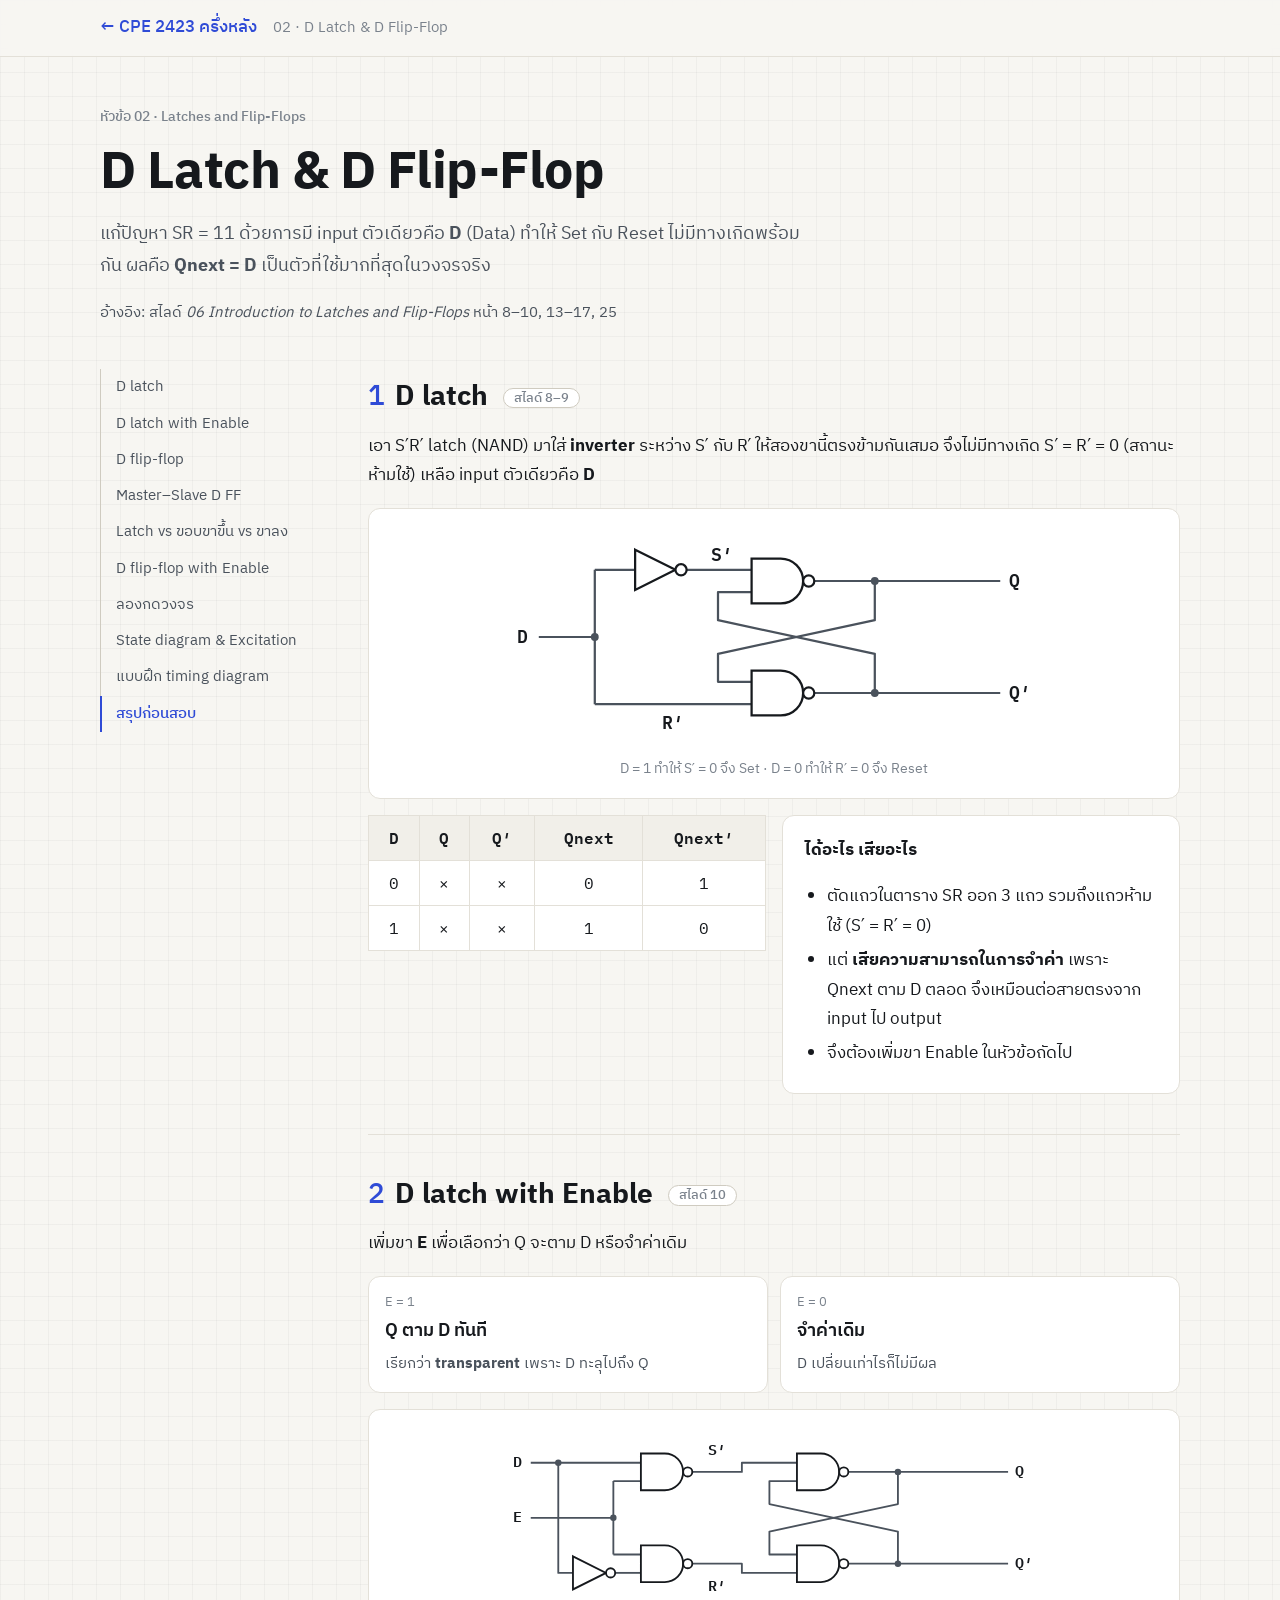
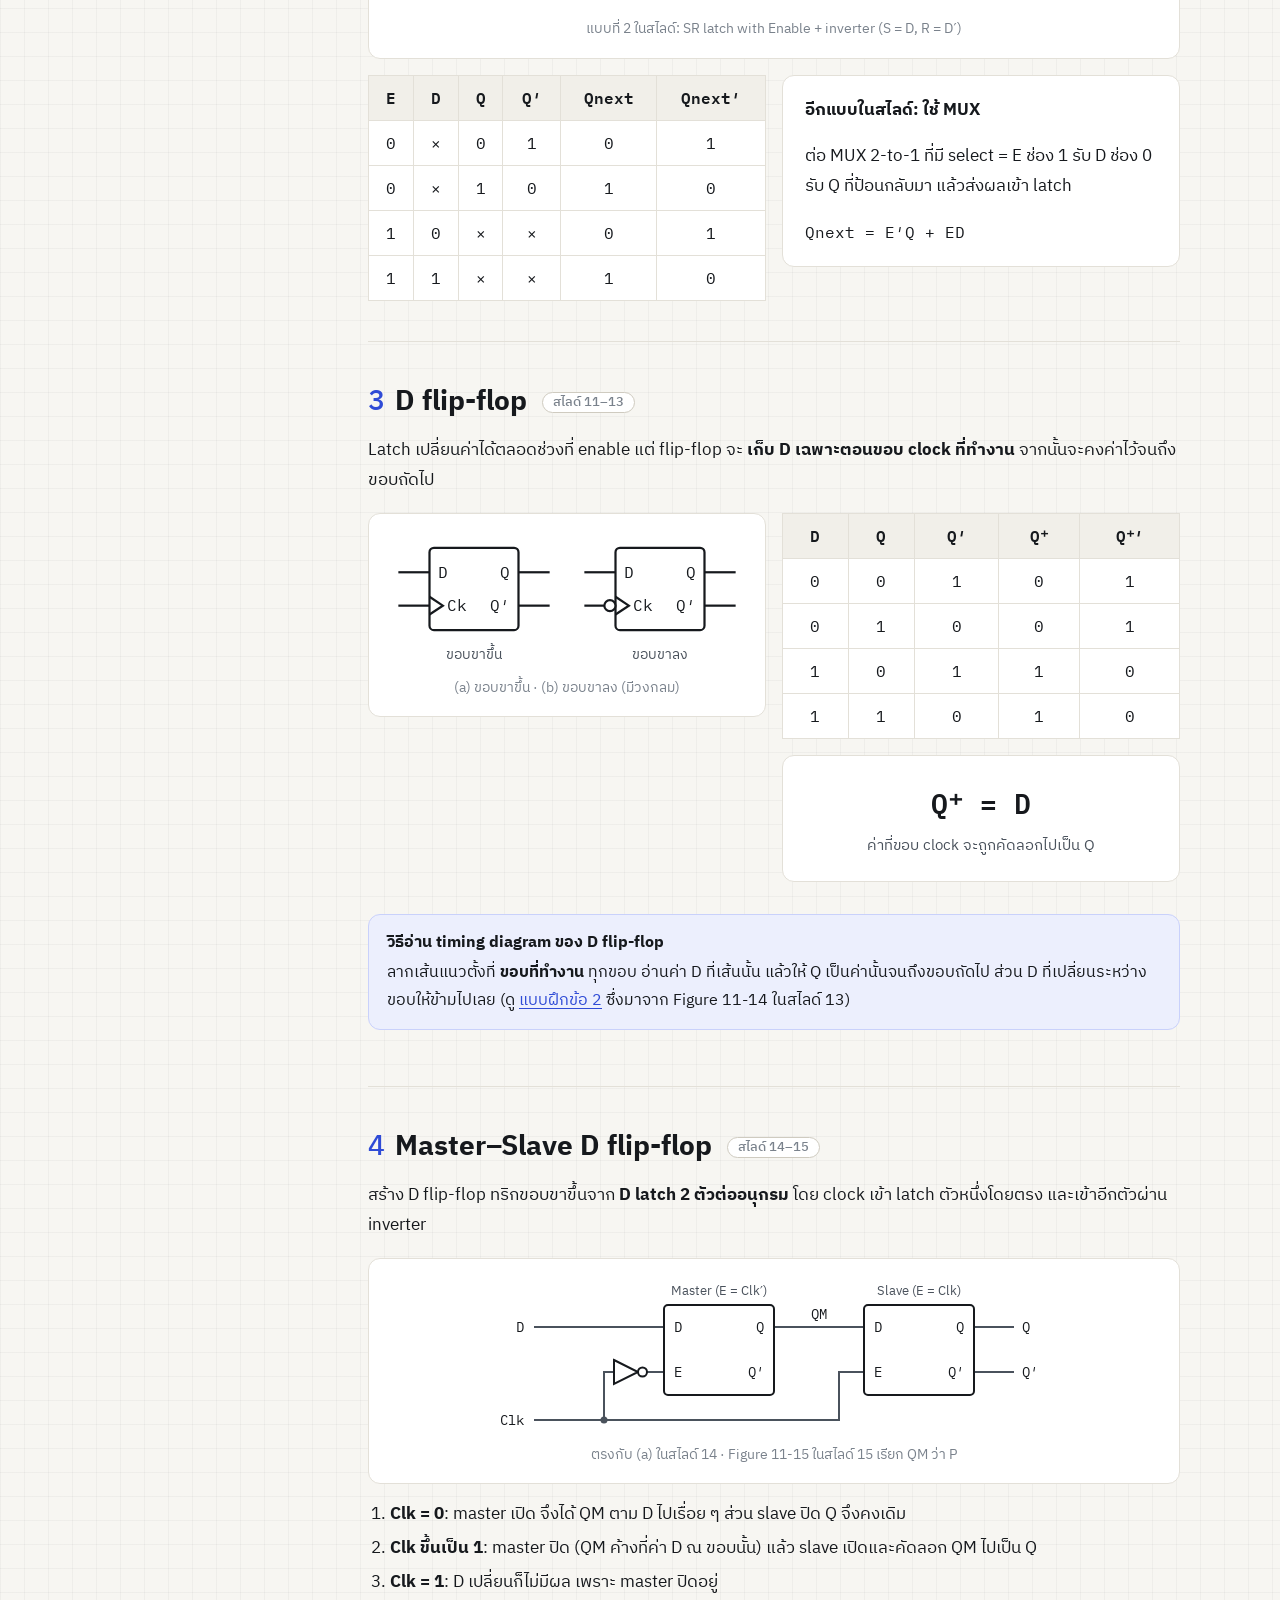
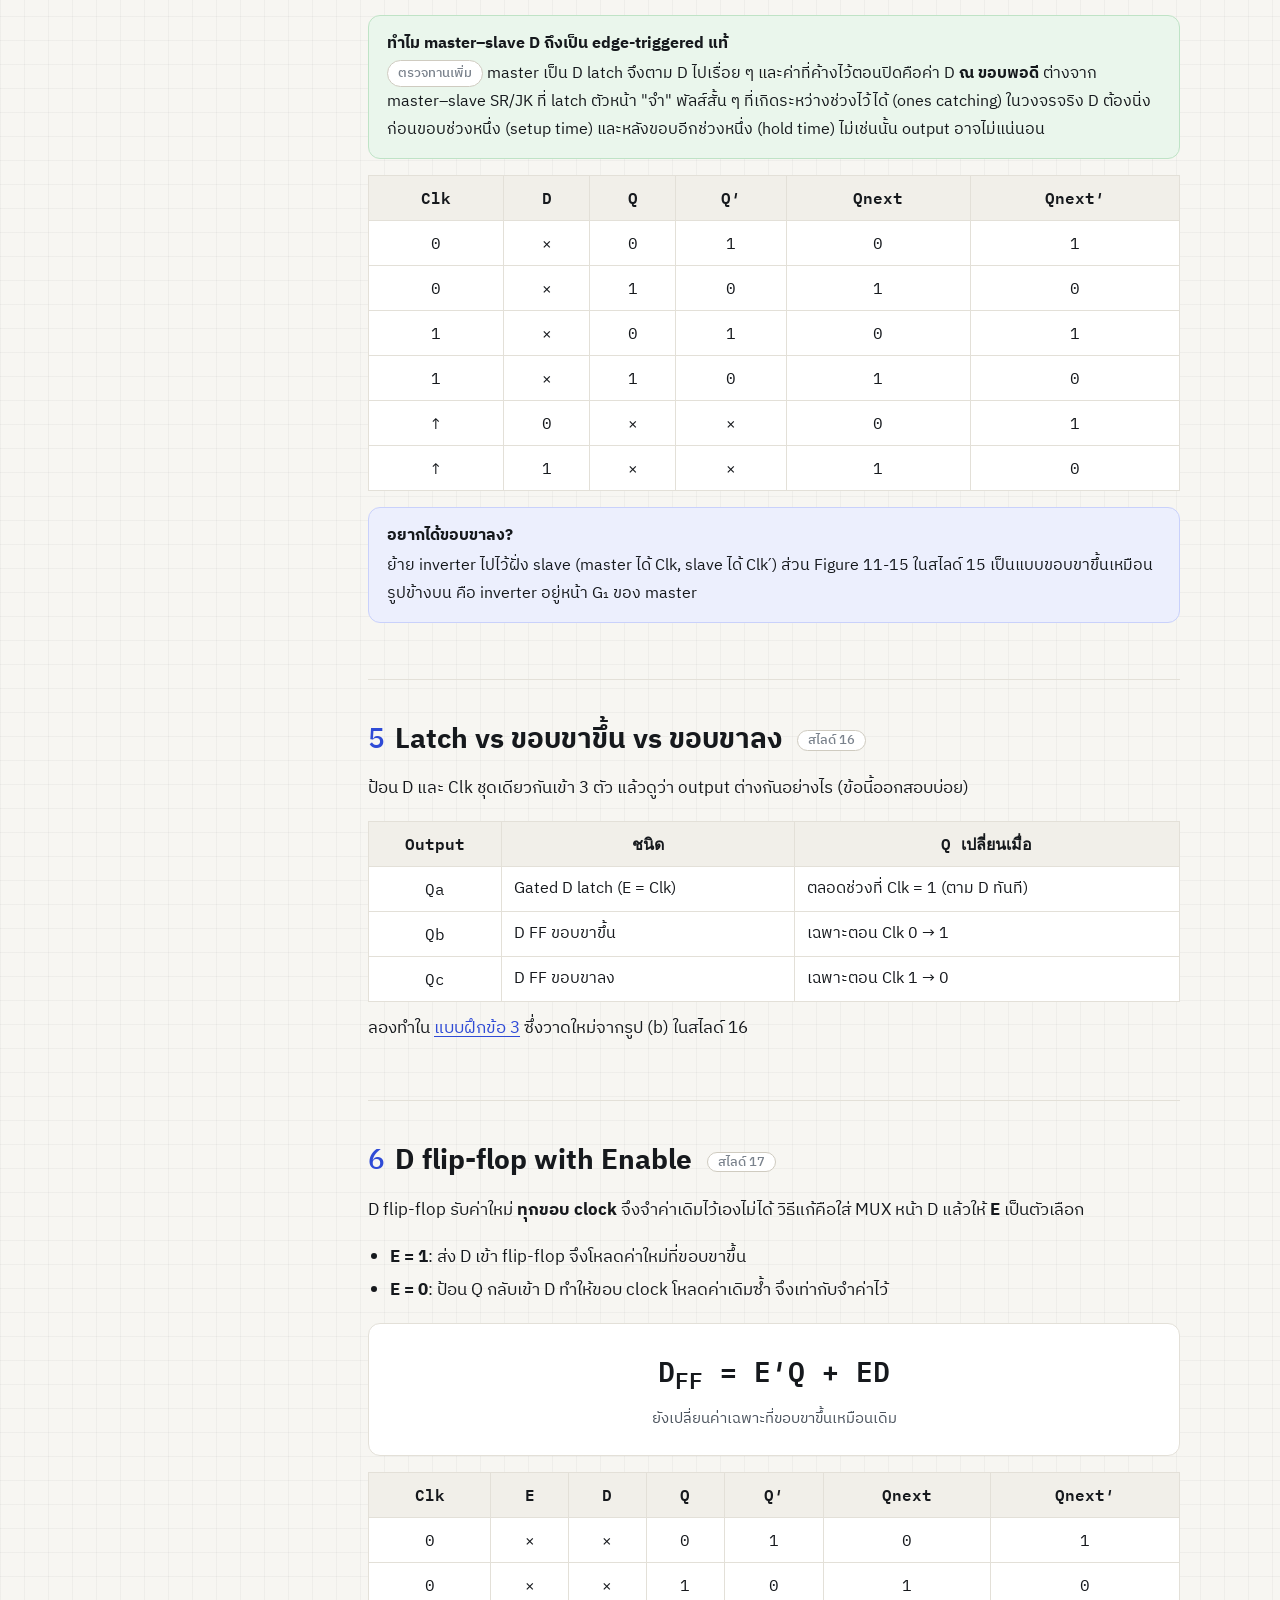
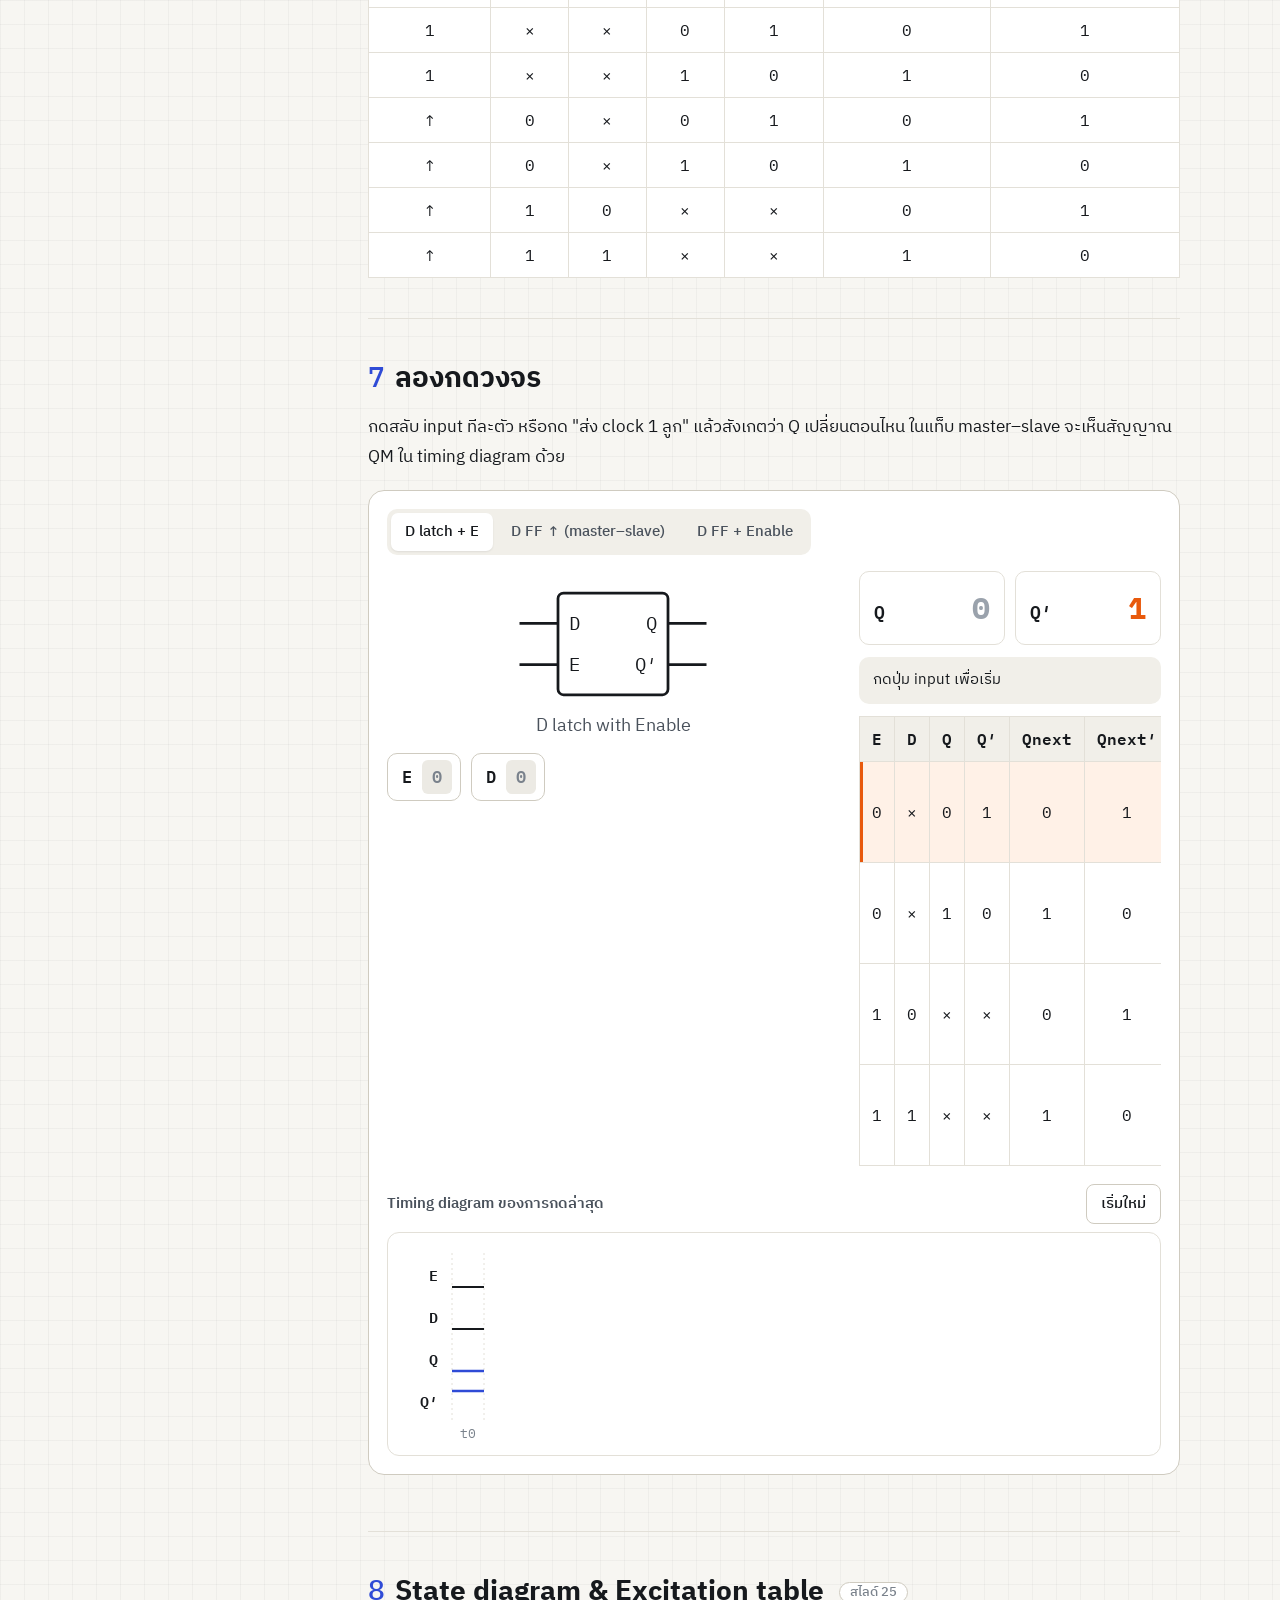
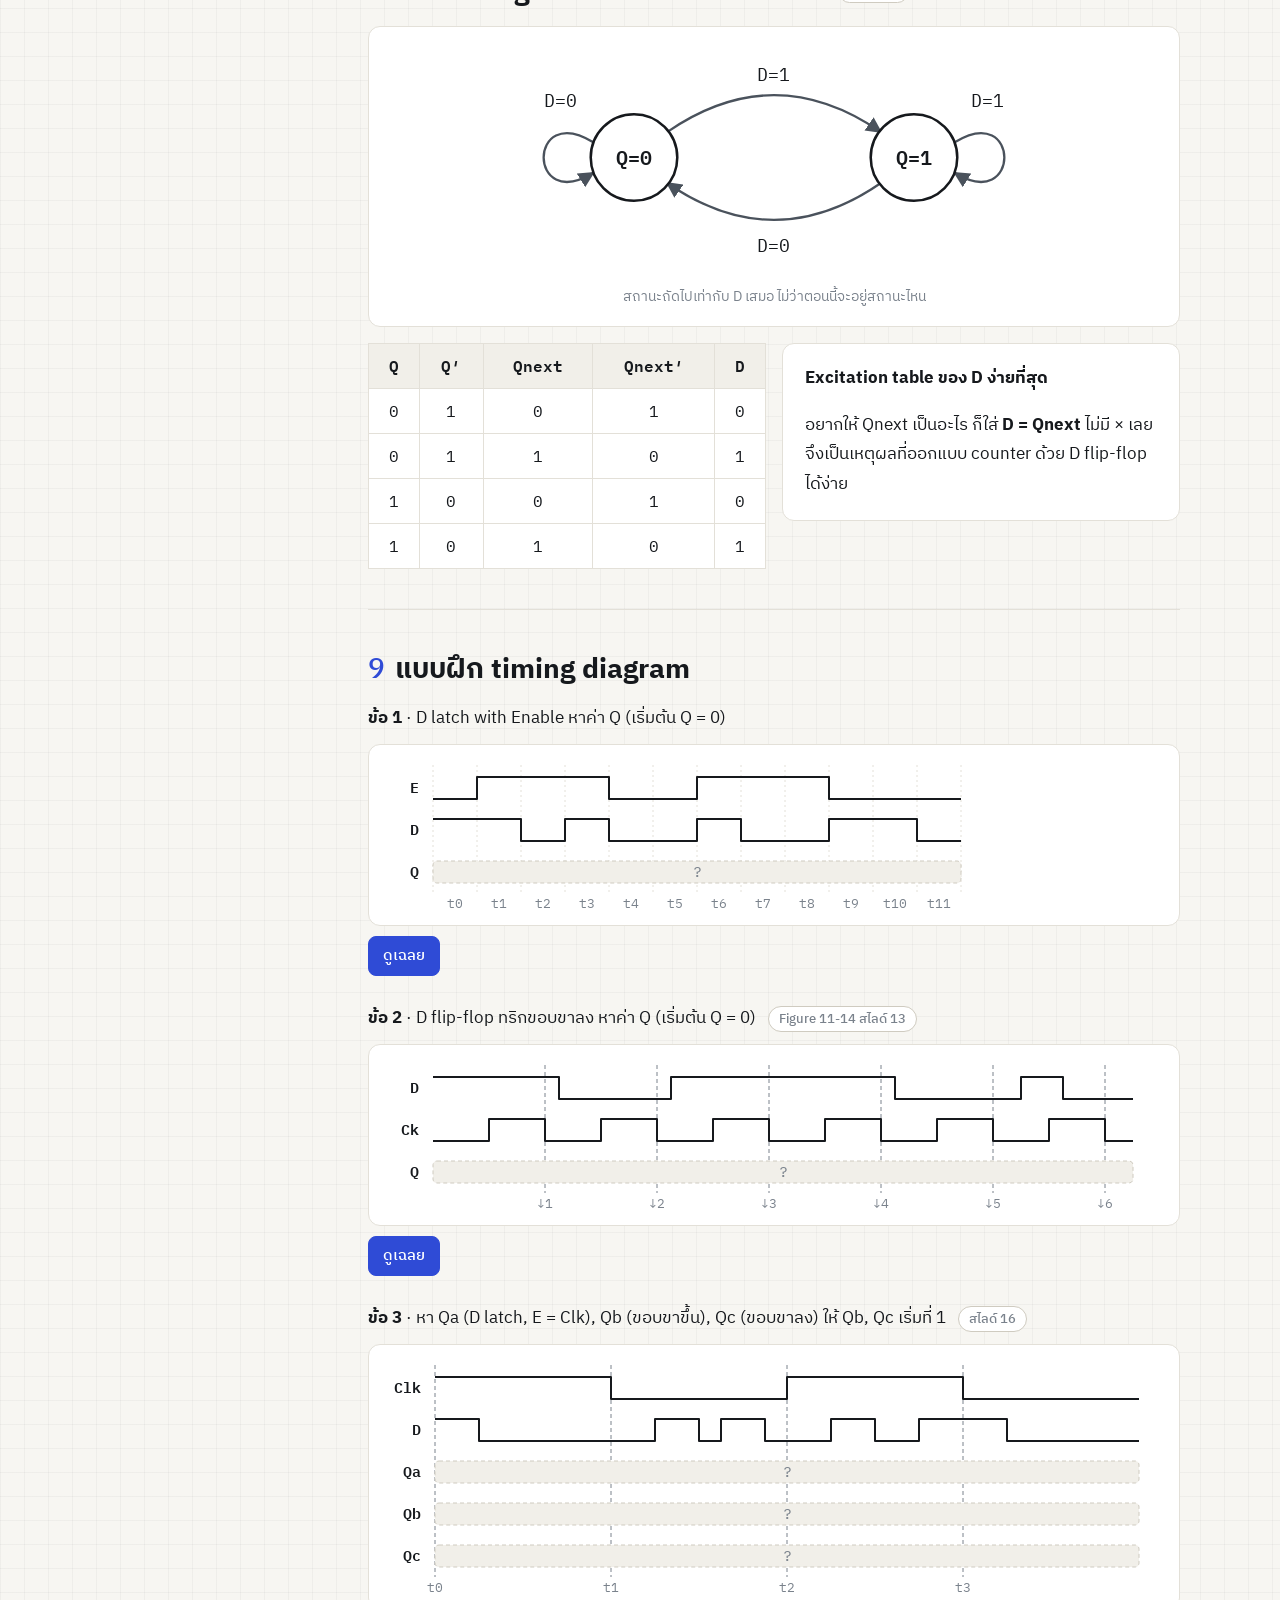
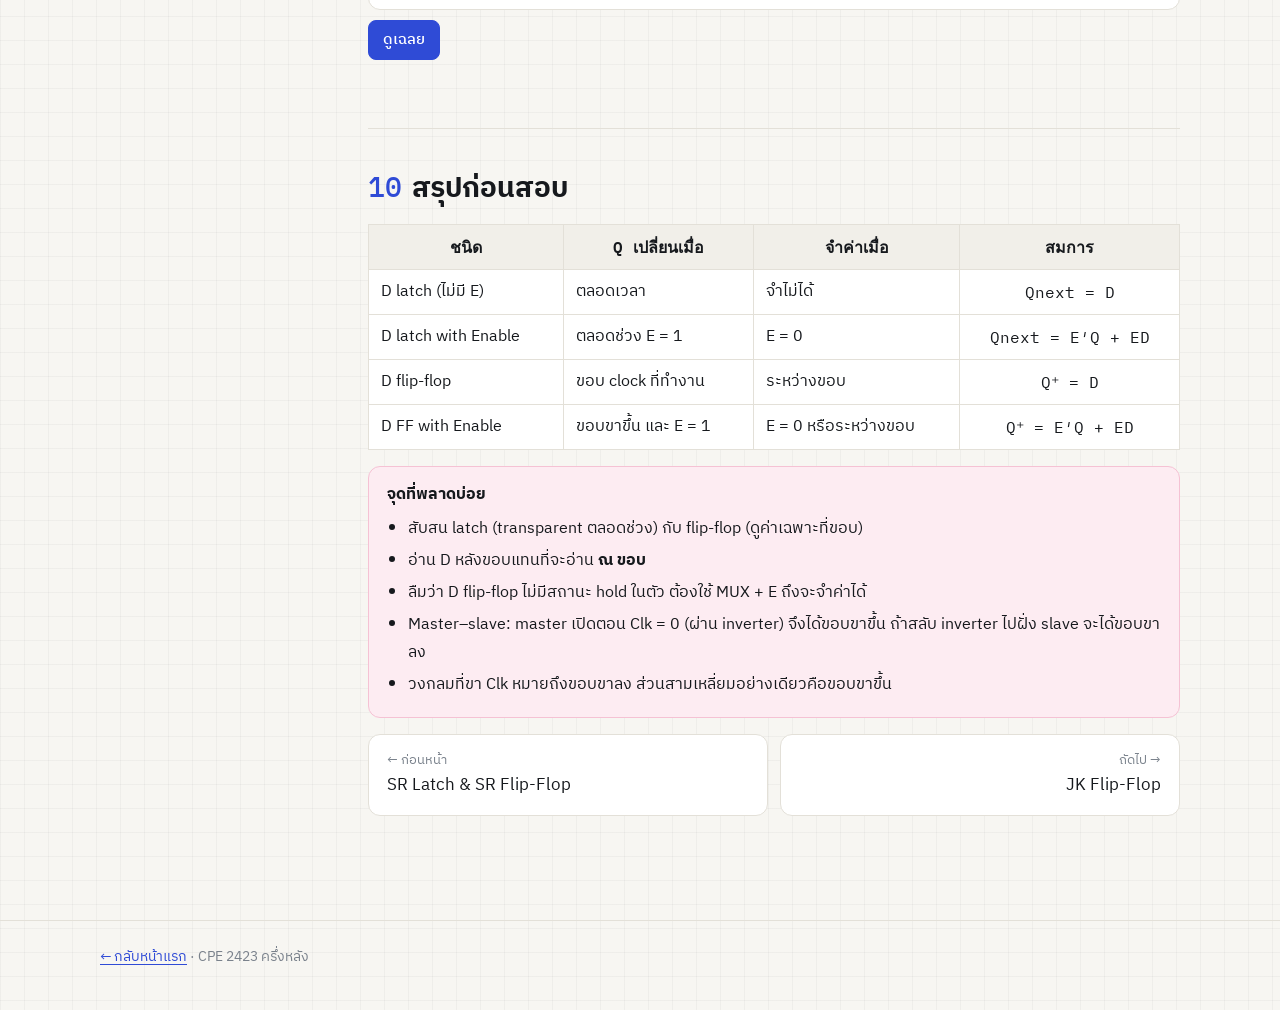
<file: topics/d-flipflop.html>
<!doctype html>
<html lang="th">
<head>
  <meta charset="utf-8">
  <meta name="viewport" content="width=device-width, initial-scale=1">
  <meta name="color-scheme" content="light">
  <meta name="description" content="สรุป D Latch และ D Flip-Flop ตามสไลด์ 06: D latch, D latch with enable, D flip-flop ขอบขาขึ้น/ขาลง, master–slave, D flip-flop with enable, state diagram และแบบฝึก timing diagram">
  <title>D Latch & D Flip-Flop · CPE 2423</title>
  <link rel="preconnect" href="https://fonts.googleapis.com">
  <link rel="preconnect" href="https://fonts.gstatic.com" crossorigin>
  <link href="https://fonts.googleapis.com/css2?family=IBM+Plex+Mono:wght@400;500;600&family=IBM+Plex+Sans+Thai:wght@400;500;600;700&display=swap" rel="stylesheet">
  <link rel="stylesheet" href="../assets/style.css">
</head>
<body>
  <nav class="topbar">
    <div class="wrap">
      <a href="../index.html">← CPE 2423 ครึ่งหลัง</a>
      <span class="crumb">02 · D Latch & D Flip-Flop</span>
    </div>
  </nav>

  <header class="page-head wrap">
    <p class="eyebrow">หัวข้อ 02 · Latches and Flip-Flops</p>
    <h1>D Latch & D Flip-Flop</h1>
    <p class="lead">แก้ปัญหา SR = 11 ด้วยการมี input ตัวเดียวคือ <b>D</b> (Data) ทำให้ Set กับ Reset ไม่มีทางเกิดพร้อมกัน ผลคือ <b>Qnext = D</b> เป็นตัวที่ใช้มากที่สุดในวงจรจริง</p>
    <p class="source">อ้างอิง: สไลด์ <i>06 Introduction to Latches and Flip-Flops</i> หน้า 8–10, 13–17, 25</p>
  </header>

  <div class="wrap layout">
    <details class="toc" open>
      <summary>สารบัญ</summary>
      <ol>
        <li><a href="#dlatch">D latch</a></li>
        <li><a href="#enable">D latch with Enable</a></li>
        <li><a href="#dff">D flip-flop</a></li>
        <li><a href="#ms">Master–Slave D FF</a></li>
        <li><a href="#compare">Latch vs ขอบขาขึ้น vs ขาลง</a></li>
        <li><a href="#dffe">D flip-flop with Enable</a></li>
        <li><a href="#sim">ลองกดวงจร</a></li>
        <li><a href="#state">State diagram & Excitation</a></li>
        <li><a href="#practice">แบบฝึก timing diagram</a></li>
        <li><a href="#recap">สรุปก่อนสอบ</a></li>
      </ol>
    </details>

    <main class="content">
      <!-- 1 -->
      <section id="dlatch">
        <h2><span class="num">1</span>D latch <span class="ref">สไลด์ 8–9</span></h2>
        <p>เอา S′R′ latch (NAND) มาใส่ <b>inverter</b> ระหว่าง S′ กับ R′ ให้สองขานี้ตรงข้ามกันเสมอ จึงไม่มีทางเกิด S′ = R′ = 0 (สถานะห้ามใช้) เหลือ input ตัวเดียวคือ <b>D</b></p>
        <figure class="figure">
          <svg data-schematic="dlatch" role="img" aria-label="D latch: D ต่อตรงเข้า R prime และผ่าน inverter เป็น S prime ของ NAND latch"></svg>
          <figcaption>D = 1 ทำให้ S′ = 0 จึง Set · D = 0 ทำให้ R′ = 0 จึง Reset</figcaption>
        </figure>
        <div class="two-col">
          <div class="table-scroll">
            <table class="tt">
              <thead><tr><th>D</th><th>Q</th><th>Q′</th><th>Qnext</th><th>Qnext′</th></tr></thead>
              <tbody>
                <tr><td>0</td><td>×</td><td>×</td><td>0</td><td>1</td></tr>
                <tr><td>1</td><td>×</td><td>×</td><td>1</td><td>0</td></tr>
              </tbody>
            </table>
          </div>
          <div class="card">
            <p><b>ได้อะไร เสียอะไร</b></p>
            <ul>
              <li>ตัดแถวในตาราง SR ออก 3 แถว รวมถึงแถวห้ามใช้ (S′ = R′ = 0)</li>
              <li>แต่ <b>เสียความสามารถในการจำค่า</b> เพราะ Qnext ตาม D ตลอด จึงเหมือนต่อสายตรงจาก input ไป output</li>
              <li>จึงต้องเพิ่มขา Enable ในหัวข้อถัดไป</li>
            </ul>
          </div>
        </div>
      </section>

      <!-- 2 -->
      <section id="enable">
        <h2><span class="num">2</span>D latch with Enable <span class="ref">สไลด์ 10</span></h2>
        <p>เพิ่มขา <b>E</b> เพื่อเลือกว่า Q จะตาม D หรือจำค่าเดิม</p>
        <div class="keypoints">
          <div class="kp"><div class="k">E = 1</div><div class="v">Q ตาม D ทันที</div><p>เรียกว่า <b>transparent</b> เพราะ D ทะลุไปถึง Q</p></div>
          <div class="kp"><div class="k">E = 0</div><div class="v">จำค่าเดิม</div><p>D เปลี่ยนเท่าไรก็ไม่มีผล</p></div>
        </div>
        <figure class="figure wide">
          <svg data-schematic="dlatchE" role="img" aria-label="D latch with enable: D เข้า NAND ตัวบนพร้อม E, D ผ่าน inverter เข้า NAND ตัวล่างพร้อม E, แล้วต่อเข้า NAND latch"></svg>
          <figcaption>แบบที่ 2 ในสไลด์: SR latch with Enable + inverter (S = D, R = D′)</figcaption>
        </figure>
        <div class="two-col">
          <div class="table-scroll">
            <table class="tt">
              <thead><tr><th>E</th><th>D</th><th>Q</th><th>Q′</th><th>Qnext</th><th>Qnext′</th></tr></thead>
              <tbody>
                <tr><td>0</td><td>×</td><td>0</td><td>1</td><td>0</td><td>1</td></tr>
                <tr><td>0</td><td>×</td><td>1</td><td>0</td><td>1</td><td>0</td></tr>
                <tr><td>1</td><td>0</td><td>×</td><td>×</td><td>0</td><td>1</td></tr>
                <tr><td>1</td><td>1</td><td>×</td><td>×</td><td>1</td><td>0</td></tr>
              </tbody>
            </table>
          </div>
          <div class="card">
            <p><b>อีกแบบในสไลด์: ใช้ MUX</b></p>
            <p>ต่อ MUX 2-to-1 ที่มี select = E ช่อง 1 รับ D ช่อง 0 รับ Q ที่ป้อนกลับมา แล้วส่งผลเข้า latch</p>
            <p class="mono" style="margin: 0;">Qnext = E′Q + ED</p>
          </div>
        </div>
      </section>

      <!-- 3 -->
      <section id="dff">
        <h2><span class="num">3</span>D flip-flop <span class="ref">สไลด์ 11–13</span></h2>
        <p>Latch เปลี่ยนค่าได้ตลอดช่วงที่ enable แต่ flip-flop จะ <b>เก็บ D เฉพาะตอนขอบ clock ที่ทำงาน</b> จากนั้นจะคงค่าไว้จนถึงขอบถัดไป</p>
        <div class="two-col">
          <figure class="figure" style="margin: 0;">
            <div class="sym-grid" style="grid-template-columns: repeat(2, minmax(0, 1fr));" id="dff-symbols"></div>
            <figcaption>(a) ขอบขาขึ้น · (b) ขอบขาลง (มีวงกลม)</figcaption>
          </figure>
          <div>
            <div class="table-scroll">
              <table class="tt">
                <thead><tr><th>D</th><th>Q</th><th>Q′</th><th>Q⁺</th><th>Q⁺′</th></tr></thead>
                <tbody>
                  <tr><td>0</td><td>0</td><td>1</td><td>0</td><td>1</td></tr>
                  <tr><td>0</td><td>1</td><td>0</td><td>0</td><td>1</td></tr>
                  <tr><td>1</td><td>0</td><td>1</td><td>1</td><td>0</td></tr>
                  <tr><td>1</td><td>1</td><td>0</td><td>1</td><td>0</td></tr>
                </tbody>
              </table>
            </div>
            <div class="formula">Q⁺ = D<small>ค่าที่ขอบ clock จะถูกคัดลอกไปเป็น Q</small></div>
          </div>
        </div>
        <div class="callout tip">
          <b>วิธีอ่าน timing diagram ของ D flip-flop</b>
          ลากเส้นแนวตั้งที่ <b>ขอบที่ทำงาน</b> ทุกขอบ อ่านค่า D ที่เส้นนั้น แล้วให้ Q เป็นค่านั้นจนถึงขอบถัดไป ส่วน D ที่เปลี่ยนระหว่างขอบให้ข้ามไปเลย (ดู <a href="#ex2">แบบฝึกข้อ 2</a> ซึ่งมาจาก Figure 11-14 ในสไลด์ 13)
        </div>
      </section>

      <!-- 4 -->
      <section id="ms">
        <h2><span class="num">4</span>Master–Slave D flip-flop <span class="ref">สไลด์ 14–15</span></h2>
        <p>สร้าง D flip-flop ทริกขอบขาขึ้นจาก <b>D latch 2 ตัวต่ออนุกรม</b> โดย clock เข้า latch ตัวหนึ่งโดยตรง และเข้าอีกตัวผ่าน inverter</p>
        <figure class="figure wide">
          <svg class="blk" viewBox="0 0 560 160" role="img" aria-label="Master-slave D flip-flop: D เข้า master ที่ enable ด้วย Clk prime ได้ QM ส่งเข้า slave ที่ enable ด้วย Clk ได้ Q">
            <text class="cap" x="225" y="20" text-anchor="middle">Master (E = Clk′)</text>
            <text class="cap" x="425" y="20" text-anchor="middle">Slave (E = Clk)</text>
            <line x1="40" y1="52" x2="170" y2="52"/><text x="30" y="57" text-anchor="end">D</text>
            <line x1="280" y1="52" x2="370" y2="52"/><text x="325" y="44" text-anchor="middle">QM</text>
            <line x1="480" y1="52" x2="520" y2="52"/><text x="528" y="57">Q</text>
            <line x1="480" y1="97" x2="520" y2="97"/><text x="528" y="102">Q′</text>
            <path d="M40 145 H345 V97 H370"/><text x="30" y="150" text-anchor="end">Clk</text>
            <path d="M110 145 V97 H120"/><path d="M153 97 H170"/>
            <path class="inv" d="M120 85 L144 97 L120 109 Z"/><circle cx="148.5" cy="97" r="4.5"/>
            <circle class="dot" cx="110" cy="145" r="3.5"/>
            <rect x="170" y="30" width="110" height="90" rx="4"/>
            <rect x="370" y="30" width="110" height="90" rx="4"/>
            <text x="180" y="57">D</text><text x="180" y="102">E</text>
            <text x="270" y="57" text-anchor="end">Q</text><text x="270" y="102" text-anchor="end">Q′</text>
            <text x="380" y="57">D</text><text x="380" y="102">E</text>
            <text x="470" y="57" text-anchor="end">Q</text><text x="470" y="102" text-anchor="end">Q′</text>
          </svg>
          <figcaption>ตรงกับ (a) ในสไลด์ 14 · Figure 11-15 ในสไลด์ 15 เรียก QM ว่า P</figcaption>
        </figure>
        <ol>
          <li><b>Clk = 0</b>: master เปิด จึงได้ QM ตาม D ไปเรื่อย ๆ ส่วน slave ปิด Q จึงคงเดิม</li>
          <li><b>Clk ขึ้นเป็น 1</b>: master ปิด (QM ค้างที่ค่า D ณ ขอบนั้น) แล้ว slave เปิดและคัดลอก QM ไปเป็น Q</li>
          <li><b>Clk = 1</b>: D เปลี่ยนก็ไม่มีผล เพราะ master ปิดอยู่</li>
        </ol>
        <div class="callout ok">
          <b>ทำไม master–slave D ถึงเป็น edge-triggered แท้</b> <span class="ref" style="margin-left:0">ตรวจทานเพิ่ม</span>
          master เป็น D latch จึงตาม D ไปเรื่อย ๆ และค่าที่ค้างไว้ตอนปิดคือค่า D <b>ณ ขอบพอดี</b> ต่างจาก master–slave SR/JK ที่ latch ตัวหน้า "จำ" พัลส์สั้น ๆ ที่เกิดระหว่างช่วงไว้ได้ (ones catching) ในวงจรจริง D ต้องนิ่งก่อนขอบช่วงหนึ่ง (setup time) และหลังขอบอีกช่วงหนึ่ง (hold time) ไม่เช่นนั้น output อาจไม่แน่นอน
        </div>
        <div class="table-scroll">
          <table class="tt">
            <thead><tr><th>Clk</th><th>D</th><th>Q</th><th>Q′</th><th>Qnext</th><th>Qnext′</th></tr></thead>
            <tbody>
              <tr><td>0</td><td>×</td><td>0</td><td>1</td><td>0</td><td>1</td></tr>
              <tr><td>0</td><td>×</td><td>1</td><td>0</td><td>1</td><td>0</td></tr>
              <tr><td>1</td><td>×</td><td>0</td><td>1</td><td>0</td><td>1</td></tr>
              <tr><td>1</td><td>×</td><td>1</td><td>0</td><td>1</td><td>0</td></tr>
              <tr><td>↑</td><td>0</td><td>×</td><td>×</td><td>0</td><td>1</td></tr>
              <tr><td>↑</td><td>1</td><td>×</td><td>×</td><td>1</td><td>0</td></tr>
            </tbody>
          </table>
        </div>
        <div class="callout tip">
          <b>อยากได้ขอบขาลง?</b>
          ย้าย inverter ไปไว้ฝั่ง slave (master ได้ Clk, slave ได้ Clk′) ส่วน Figure 11-15 ในสไลด์ 15 เป็นแบบขอบขาขึ้นเหมือนรูปข้างบน คือ inverter อยู่หน้า G₁ ของ master
        </div>
      </section>

      <!-- 5 -->
      <section id="compare">
        <h2><span class="num">5</span>Latch vs ขอบขาขึ้น vs ขอบขาลง <span class="ref">สไลด์ 16</span></h2>
        <p>ป้อน D และ Clk ชุดเดียวกันเข้า 3 ตัว แล้วดูว่า output ต่างกันอย่างไร (ข้อนี้ออกสอบบ่อย)</p>
        <div class="table-scroll">
          <table class="tt">
            <thead><tr><th>Output</th><th>ชนิด</th><th>Q เปลี่ยนเมื่อ</th></tr></thead>
            <tbody>
              <tr><td>Qa</td><td class="txt">Gated D latch (E = Clk)</td><td class="txt">ตลอดช่วงที่ Clk = 1 (ตาม D ทันที)</td></tr>
              <tr><td>Qb</td><td class="txt">D FF ขอบขาขึ้น</td><td class="txt">เฉพาะตอน Clk 0 → 1</td></tr>
              <tr><td>Qc</td><td class="txt">D FF ขอบขาลง</td><td class="txt">เฉพาะตอน Clk 1 → 0</td></tr>
            </tbody>
          </table>
        </div>
        <p style="margin-top: 12px;">ลองทำใน <a href="#ex3">แบบฝึกข้อ 3</a> ซึ่งวาดใหม่จากรูป (b) ในสไลด์ 16</p>
      </section>

      <!-- 6 -->
      <section id="dffe">
        <h2><span class="num">6</span>D flip-flop with Enable <span class="ref">สไลด์ 17</span></h2>
        <p>D flip-flop รับค่าใหม่ <b>ทุกขอบ clock</b> จึงจำค่าเดิมไว้เองไม่ได้ วิธีแก้คือใส่ MUX หน้า D แล้วให้ <b>E</b> เป็นตัวเลือก</p>
        <ul>
          <li><b>E = 1</b>: ส่ง D เข้า flip-flop จึงโหลดค่าใหม่ที่ขอบขาขึ้น</li>
          <li><b>E = 0</b>: ป้อน Q กลับเข้า D ทำให้ขอบ clock โหลดค่าเดิมซ้ำ จึงเท่ากับจำค่าไว้</li>
        </ul>
        <div class="formula">D<sub>FF</sub> = E′Q + ED<small>ยังเปลี่ยนค่าเฉพาะที่ขอบขาขึ้นเหมือนเดิม</small></div>
        <div class="table-scroll">
          <table class="tt">
            <thead><tr><th>Clk</th><th>E</th><th>D</th><th>Q</th><th>Q′</th><th>Qnext</th><th>Qnext′</th></tr></thead>
            <tbody>
              <tr><td>0</td><td>×</td><td>×</td><td>0</td><td>1</td><td>0</td><td>1</td></tr>
              <tr><td>0</td><td>×</td><td>×</td><td>1</td><td>0</td><td>1</td><td>0</td></tr>
              <tr><td>1</td><td>×</td><td>×</td><td>0</td><td>1</td><td>0</td><td>1</td></tr>
              <tr><td>1</td><td>×</td><td>×</td><td>1</td><td>0</td><td>1</td><td>0</td></tr>
              <tr><td>↑</td><td>0</td><td>×</td><td>0</td><td>1</td><td>0</td><td>1</td></tr>
              <tr><td>↑</td><td>0</td><td>×</td><td>1</td><td>0</td><td>1</td><td>0</td></tr>
              <tr><td>↑</td><td>1</td><td>0</td><td>×</td><td>×</td><td>0</td><td>1</td></tr>
              <tr><td>↑</td><td>1</td><td>1</td><td>×</td><td>×</td><td>1</td><td>0</td></tr>
            </tbody>
          </table>
        </div>
      </section>

      <!-- 7 -->
      <section id="sim">
        <h2><span class="num">7</span>ลองกดวงจร</h2>
        <p>กดสลับ input ทีละตัว หรือกด "ส่ง clock 1 ลูก" แล้วสังเกตว่า Q เปลี่ยนตอนไหน ในแท็บ master–slave จะเห็นสัญญาณ QM ใน timing diagram ด้วย</p>
        <div id="simulator"></div>
      </section>

      <!-- 8 -->
      <section id="state">
        <h2><span class="num">8</span>State diagram & Excitation table <span class="ref">สไลด์ 25</span></h2>
        <figure class="figure">
          <svg id="fsm" role="img" aria-label="State diagram ของ D flip-flop: D=1 ไป Q=1, D=0 ไป Q=0"></svg>
          <figcaption>สถานะถัดไปเท่ากับ D เสมอ ไม่ว่าตอนนี้จะอยู่สถานะไหน</figcaption>
        </figure>
        <div class="two-col">
          <div class="table-scroll">
            <table class="tt">
              <thead><tr><th>Q</th><th>Q′</th><th>Qnext</th><th>Qnext′</th><th>D</th></tr></thead>
              <tbody>
                <tr><td>0</td><td>1</td><td>0</td><td>1</td><td>0</td></tr>
                <tr><td>0</td><td>1</td><td>1</td><td>0</td><td>1</td></tr>
                <tr><td>1</td><td>0</td><td>0</td><td>1</td><td>0</td></tr>
                <tr><td>1</td><td>0</td><td>1</td><td>0</td><td>1</td></tr>
              </tbody>
            </table>
          </div>
          <div class="card">
            <p><b>Excitation table ของ D ง่ายที่สุด</b></p>
            <p>อยากให้ Qnext เป็นอะไร ก็ใส่ <b>D = Qnext</b> ไม่มี × เลย จึงเป็นเหตุผลที่ออกแบบ counter ด้วย D flip-flop ได้ง่าย</p>
          </div>
        </div>
      </section>

      <!-- 9 -->
      <section id="practice">
        <h2><span class="num">9</span>แบบฝึก timing diagram</h2>
        <div class="exercise">
          <p class="q-text"><b>ข้อ 1</b> · D latch with Enable หาค่า Q (เริ่มต้น Q = 0)</p>
          <div class="wave-scroll"><svg data-exercise="1" role="img" aria-label="แบบฝึกข้อ 1 สัญญาณ E และ D"></svg></div>
          <div class="actions"><button class="btn primary" type="button" data-reveal="1">ดูเฉลย</button></div>
          <div class="answer callout ok" data-answer="1" hidden>
            <b>เฉลยข้อ 1</b>
            ช่วง E = 1 (t1–t3, t6–t8) Q ตาม D ทุกครั้งที่ D เปลี่ยน (transparent) ส่วนช่วง E = 0 Q ค้างค่าสุดท้ายไว้ ถึงจะมี D = 1 ที่ t9–t10 ก็ไม่มีผล
          </div>
        </div>

        <div class="exercise" id="ex2">
          <p class="q-text"><b>ข้อ 2</b> · D flip-flop ทริกขอบขาลง หาค่า Q (เริ่มต้น Q = 0) <span class="ref">Figure 11-14 สไลด์ 13</span></p>
          <div class="wave-scroll"><svg data-exercise="2" role="img" aria-label="แบบฝึกข้อ 2 สัญญาณ D และ Ck จากสไลด์ 13"></svg></div>
          <div class="actions"><button class="btn primary" type="button" data-reveal="2">ดูเฉลย</button></div>
          <div class="answer callout ok" data-answer="2" hidden>
            <b>เฉลยข้อ 2</b>
            อ่าน D ที่ขอบขาลง ↓1–↓6 ได้ 1, 0, 1, 1, 0, 0 ซึ่งก็คือค่า Q หลังขอบแต่ละขอบ พัลส์ D สั้น ๆ ก่อน ↓6 จบไปก่อนถึงขอบ จึงไม่ถูกเก็บ
          </div>
        </div>

        <div class="exercise" id="ex3">
          <p class="q-text"><b>ข้อ 3</b> · หา Qa (D latch, E = Clk), Qb (ขอบขาขึ้น), Qc (ขอบขาลง) ให้ Qb, Qc เริ่มที่ 1 <span class="ref">สไลด์ 16</span></p>
          <div class="wave-scroll"><svg data-exercise="3" role="img" aria-label="แบบฝึกข้อ 3 สัญญาณ Clk และ D จากสไลด์ 16"></svg></div>
          <div class="actions"><button class="btn primary" type="button" data-reveal="3">ดูเฉลย</button></div>
          <div class="answer callout ok" data-answer="3" hidden>
            <b>เฉลยข้อ 3</b>
            <ul style="margin: 6px 0 0;">
              <li><b>Qa</b>: ตาม D ตลอดช่วง Clk = 1 (t0–t1 และ t2–t3) ช่วง Clk = 0 ค้างค่าไว้</li>
              <li><b>Qb</b>: เปลี่ยนแค่ที่ t2 (ขอบขาขึ้น) ซึ่ง D = 0 จึงได้ Qb = 0</li>
              <li><b>Qc</b>: เปลี่ยนที่ t1 (D = 0 จึงได้ 0) และ t3 (D = 1 จึงได้ 1)</li>
            </ul>
          </div>
        </div>
      </section>

      <!-- 10 -->
      <section id="recap">
        <h2><span class="num">10</span>สรุปก่อนสอบ</h2>
        <div class="table-scroll">
          <table class="tt stack">
            <thead><tr><th>ชนิด</th><th>Q เปลี่ยนเมื่อ</th><th>จำค่าเมื่อ</th><th>สมการ</th></tr></thead>
            <tbody>
              <tr><td class="txt">D latch (ไม่มี E)</td><td class="txt" data-label="Q เปลี่ยนเมื่อ"><span>ตลอดเวลา</span></td><td class="txt" data-label="จำค่าเมื่อ"><span>จำไม่ได้</span></td><td data-label="สมการ"><span>Qnext = D</span></td></tr>
              <tr><td class="txt">D latch with Enable</td><td class="txt" data-label="Q เปลี่ยนเมื่อ"><span>ตลอดช่วง E = 1</span></td><td class="txt" data-label="จำค่าเมื่อ"><span>E = 0</span></td><td data-label="สมการ"><span>Qnext = E′Q + ED</span></td></tr>
              <tr><td class="txt">D flip-flop</td><td class="txt" data-label="Q เปลี่ยนเมื่อ"><span>ขอบ clock ที่ทำงาน</span></td><td class="txt" data-label="จำค่าเมื่อ"><span>ระหว่างขอบ</span></td><td data-label="สมการ"><span>Q⁺ = D</span></td></tr>
              <tr><td class="txt">D FF with Enable</td><td class="txt" data-label="Q เปลี่ยนเมื่อ"><span>ขอบขาขึ้น และ E = 1</span></td><td class="txt" data-label="จำค่าเมื่อ"><span>E = 0 หรือระหว่างขอบ</span></td><td data-label="สมการ"><span>Q⁺ = E′Q + ED</span></td></tr>
            </tbody>
          </table>
        </div>
        <div class="callout warn">
          <b>จุดที่พลาดบ่อย</b>
          <ul style="margin: 6px 0 0;">
            <li>สับสน latch (transparent ตลอดช่วง) กับ flip-flop (ดูค่าเฉพาะที่ขอบ)</li>
            <li>อ่าน D หลังขอบแทนที่จะอ่าน <b>ณ ขอบ</b></li>
            <li>ลืมว่า D flip-flop ไม่มีสถานะ hold ในตัว ต้องใช้ MUX + E ถึงจะจำค่าได้</li>
            <li>Master–slave: master เปิดตอน Clk = 0 (ผ่าน inverter) จึงได้ขอบขาขึ้น ถ้าสลับ inverter ไปฝั่ง slave จะได้ขอบขาลง</li>
            <li>วงกลมที่ขา Clk หมายถึงขอบขาลง ส่วนสามเหลี่ยมอย่างเดียวคือขอบขาขึ้น</li>
          </ul>
        </div>
        <nav class="pager" aria-label="หัวข้อก่อนหน้าและถัดไป">
          <a href="sr-flipflop.html"><small>← ก่อนหน้า</small>SR Latch & SR Flip-Flop</a>
          <a class="next" href="jk-flipflop.html"><small>ถัดไป →</small>JK Flip-Flop</a>
        </nav>
      </section>
    </main>
  </div>

  <footer class="site-footer">
    <div class="wrap"><a href="../index.html">← กลับหน้าแรก</a> · CPE 2423 ครึ่งหลัง</div>
  </footer>

  <script src="../assets/logic-kit.js"></script>
  <script>
    (function () {
      "use strict";
      const { NOT, schematic, simulate, pulses, isEdge, byQ, twoState, ffSymbol, exercises, ffSim, tocSpy } = LK;

      // ---------- Schematics ----------
      // NAND latch pair at x = gx: inputs at gx+6 (y 40/60 top, 140/160 bottom), outputs at gx+56.
      const CROSS = (gx, ox) => ({
        Q: { d: `M${gx + 56} 50 H${ox} M${gx + 110} 50 V85 L${gx - 30} 115 V140 H${gx + 6}`, dots: [[gx + 110, 50]] },
        Qn: { d: `M${gx + 56} 150 H${ox} M${gx + 110} 150 V115 L${gx - 30} 85 V60 H${gx + 6}`, dots: [[gx + 110, 150]] },
      });
      const SPECS = {
        dlatch: {
          viewBox: "0 0 500 200",
          nets: {
            D: { d: "M40 100 H90 M90 40 V160 M90 40 H126 M90 160 H236", dots: [[90, 100]] },
            Sb: { d: "M172 40 H236" },
            ...CROSS(230, 452),
          },
          gates: [["not", 120, 20], ["nand", 230, 30], ["nand", 230, 130]],
          labels: [["D", 30, 105, "end"], ["S′", 204, 32, "middle"], ["R′", 160, 182, "middle"], ["Q", 460, 55], ["~Q", 460, 155]],
        },
        dlatchE: {
          viewBox: "0 0 610 200",
          nets: {
            D: { d: "M40 40 H166 M70 40 V160 H86", dots: [[70, 40]] },
            Dn: { d: "M132 160 H166" },
            E: { d: "M40 100 H130 M130 60 V140 M130 60 H166 M130 140 H166", dots: [[130, 100]] },
            Sp: { d: "M216 50 H270 V40 H336" },
            Rp: { d: "M216 150 H270 V160 H336" },
            ...CROSS(330, 560),
          },
          gates: [["not", 80, 140], ["nand", 160, 30], ["nand", 160, 130], ["nand", 330, 30], ["nand", 330, 130]],
          labels: [["D", 30, 45, "end"], ["E", 30, 105, "end"], ["S′", 243, 32, "middle"], ["R′", 243, 180, "middle"], ["Q", 568, 55], ["~Q", 568, 155]],
        },
      };
      document.querySelectorAll("[data-schematic]").forEach((svg) => schematic(svg, SPECS[svg.dataset.schematic]));

      document.getElementById("dff-symbols").innerHTML =
        ffSymbol({ left: ["D", { name: "Ck", clk: "rise" }], cap: "ขอบขาขึ้น" }) +
        ffSymbol({ left: ["D", { name: "Ck", clk: "fall" }], cap: "ขอบขาลง" });

      twoState(document.getElementById("fsm"), { up: "D=1", down: "D=0", loop0: "D=0", loop1: "D=1" });

      // ---------- Step functions (prev inputs, inputs, state) → state ----------
      const latch = (p, i, s) => ({ ...s, Q: i.E ? i.D : s.Q });
      const edgeD = (edge, clk) => (p, i, s) => (isEdge(p, i, clk, edge) ? { ...s, Q: i.D } : s);
      // Master is open while Clk = 0, slave while Clk = 1.
      const masterSlave = (p, i, s) => {
        const QM = i.Clk ? s.QM : i.D;
        return { QM, Q: i.Clk ? QM : s.Q };
      };
      const dffEnable = (p, i, s) => (isEdge(p, i, "Clk", "rise") ? { Q: i.E ? i.D : s.Q } : s);

      // ---------- Simulator ----------
      ffSim(document.getElementById("simulator"), {
        latch: {
          tab: "D latch + E",
          symbol: ffSymbol({ left: ["D", "E"], cap: "D latch with Enable" }),
          inputs: [["E", "E"], ["D", "D"]],
          start: { E: 0, D: 0 },
          init: { Q: 0 },
          step: latch,
          head: ["E", "D", "Q", "Qnext", ""],
          rows: [["0", "×", "0", "0", "จำค่าเดิม"], ["0", "×", "1", "1", "จำค่าเดิม"], ["1", "0", "×", "0", "Q ตาม D"], ["1", "1", "×", "1", "Q ตาม D"]],
          row: (p, i, s, b) => (i.E ? 2 + i.D : byQ(0, b.Q)),
          describe: (p, i, s) =>
            i.E ? [`E = 1 (transparent): Q ตาม D จึงได้ Q = ${s.Q}`, "set"] : [`E = 0: จำค่าเดิม Q = ${s.Q} ถึง D จะเปลี่ยนก็ไม่มีผล`, ""],
        },
        ms: {
          tab: "D FF ↑ (master–slave)",
          symbol: ffSymbol({ left: ["D", { name: "Clk", clk: "rise" }], cap: "D flip-flop ขอบขาขึ้น" }),
          inputs: [["Clk", "Clk"], ["D", "D"]],
          start: { Clk: 0, D: 0 },
          init: { QM: 0, Q: 0 },
          step: masterSlave,
          outs: [["QM", "QM"], ["Q", "Q"], ["Qn", "~Q"]],
          pulse: "Clk",
          head: ["Clk", "D", "Q", "Qnext", ""],
          rows: [["↑", "0", "×", "0", "เก็บ D"], ["↑", "1", "×", "1", "เก็บ D"], ["0, 1, ↓", "×", "0", "0", "คงเดิม"], ["0, 1, ↓", "×", "1", "1", "คงเดิม"]],
          row: (p, i, s, b) => (isEdge(p, i, "Clk", "rise") ? s.Q : byQ(2, b.Q)),
          describe: (p, i, s) =>
            isEdge(p, i, "Clk", "rise") ? [`ขอบขาขึ้น ↑: slave คัดลอก QM ไปเป็น Q = ${s.Q}`, "set"]
            : i.Clk ? [`Clk = 1: master ปิด D เปลี่ยนก็ไม่มีผล (Q = ${s.Q})`, ""]
            : [`Clk = 0: master เปิด QM ตาม D (QM = ${s.QM}) แต่ Q คงเดิม = ${s.Q}`, ""],
        },
        enable: {
          tab: "D FF + Enable",
          symbol: ffSymbol({ left: ["D", { name: "Clk", clk: "rise" }, "E"], cap: "D FF with Enable" }),
          inputs: [["Clk", "Clk"], ["E", "E"], ["D", "D"]],
          start: { Clk: 0, E: 0, D: 0 },
          init: { Q: 0 },
          step: dffEnable,
          pulse: "Clk",
          head: ["Clk", "E", "D", "Q", "Qnext", ""],
          rows: [["↑", "0", "×", "0", "0", "จำค่า (E = 0)"], ["↑", "0", "×", "1", "1", "จำค่า (E = 0)"], ["↑", "1", "0", "×", "0", "โหลด D"], ["↑", "1", "1", "×", "1", "โหลด D"], ["0, 1, ↓", "×", "×", "0", "0", "คงเดิม"], ["0, 1, ↓", "×", "×", "1", "1", "คงเดิม"]],
          row: (p, i, s, b) => (isEdge(p, i, "Clk", "rise") ? (i.E ? 2 + i.D : byQ(0, b.Q)) : byQ(4, b.Q)),
          describe: (p, i, s) =>
            !isEdge(p, i, "Clk", "rise") ? [`ไม่ใช่ขอบขาขึ้น: Q คงเดิม = ${s.Q}`, ""]
            : i.E ? [`ขอบขาขึ้น และ E = 1: โหลด D จึงได้ Q = ${s.Q}`, "set"]
            : [`ขอบขาขึ้น แต่ E = 0: MUX ป้อน Q เดิมกลับ จึงได้ Q = ${s.Q}`, ""],
        },
      });

      // ---------- Exercises ----------
      // Slide 13 (Figure 11-14) on a grid of 1/8 clock period; falling edges at 8, 16, …, 48.
      const ex2 = { Ck: pulses(50, [[4, 8], [12, 16], [20, 24], [28, 32], [36, 40], [44, 48]]), D: pulses(50, [[0, 9], [17, 33], [42, 45]]) };
      // Slide 16: Clk high for t0–t1 and t2–t3 (8 steps each).
      const ex3 = { Clk: pulses(32, [[0, 8], [16, 24]]), D: pulses(32, [[0, 2], [10, 12], [13, 15], [18, 20], [22, 26]]) };
      const qa = simulate({ E: ex3.Clk, D: ex3.D }, latch, { Q: 0 });
      const qb = simulate(ex3, edgeD("rise", "Clk"), { Q: 1 });
      const qc = simulate(ex3, edgeD("fall", "Clk"), { Q: 1 });

      exercises({
        1: {
          rows: simulate({ E: "011100111000", D: "110100100110" }, latch, { Q: 0 }),
          signals: [{ key: "E", name: "E" }, { key: "D", name: "D" }, { key: "Q", name: "Q", out: true }],
          hide: ["Q"],
        },
        2: {
          rows: simulate(ex2, edgeD("fall", "Ck"), { Q: 0 }),
          signals: [{ key: "D", name: "D" }, { key: "Ck", name: "Ck" }, { key: "Q", name: "Q", out: true }],
          hide: ["Q"],
          opts: { ticks: false, marks: [8, 16, 24, 32, 40, 48].map((at, k) => ({ at, text: `↓${k + 1}` })) },
          minStep: 10,
        },
        3: {
          rows: qa.map((r, t) => ({ Clk: r.E, D: r.D, Qa: r.Q, Qb: qb[t].Q, Qc: qc[t].Q })),
          signals: [{ key: "Clk", name: "Clk" }, { key: "D", name: "D" }, { key: "Qa", name: "Qa", out: true }, { key: "Qb", name: "Qb", out: true }, { key: "Qc", name: "Qc", out: true }],
          hide: ["Qa", "Qb", "Qc"],
          opts: { ticks: false, marks: [0, 8, 16, 24].map((at, k) => ({ at, text: `t${k}` })) },
          minStep: 14,
        },
      });

      tocSpy(document.querySelector(".toc"));
    })();
  </script>
</body>
</html>
</file>
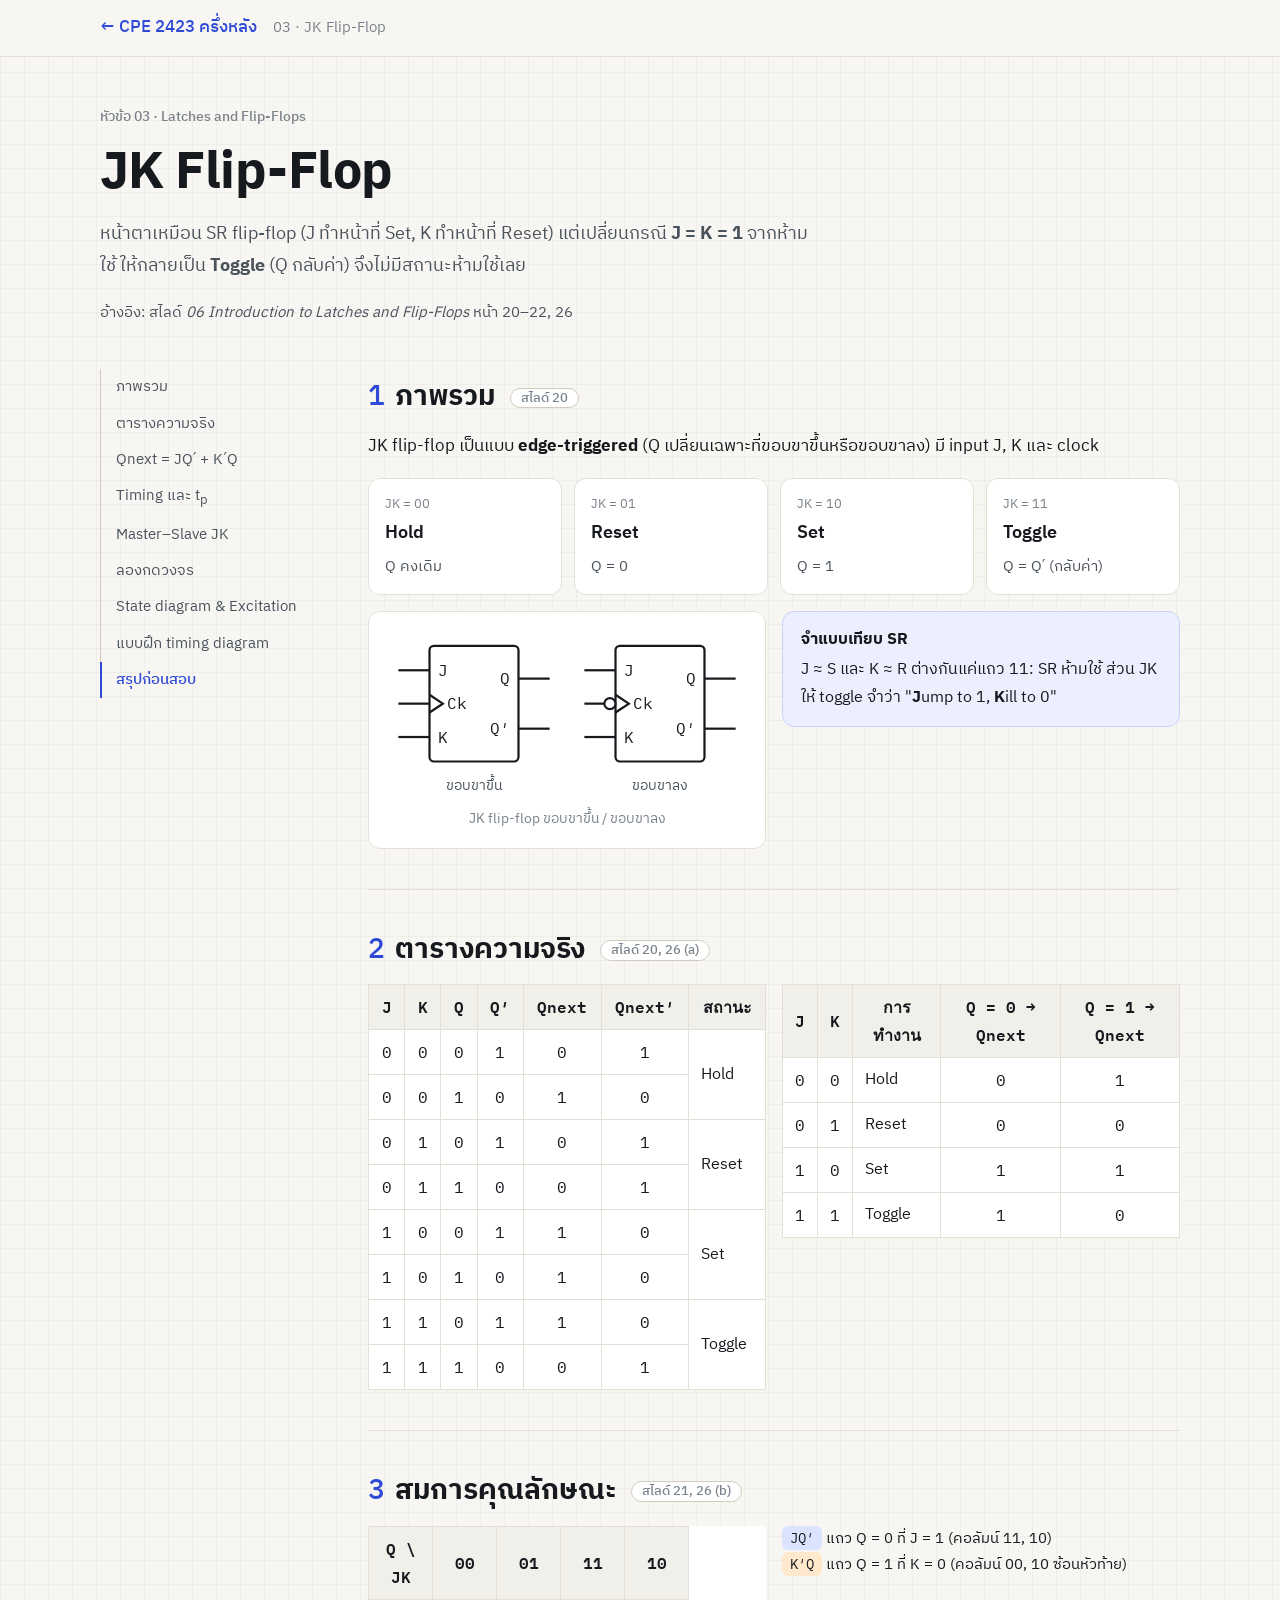
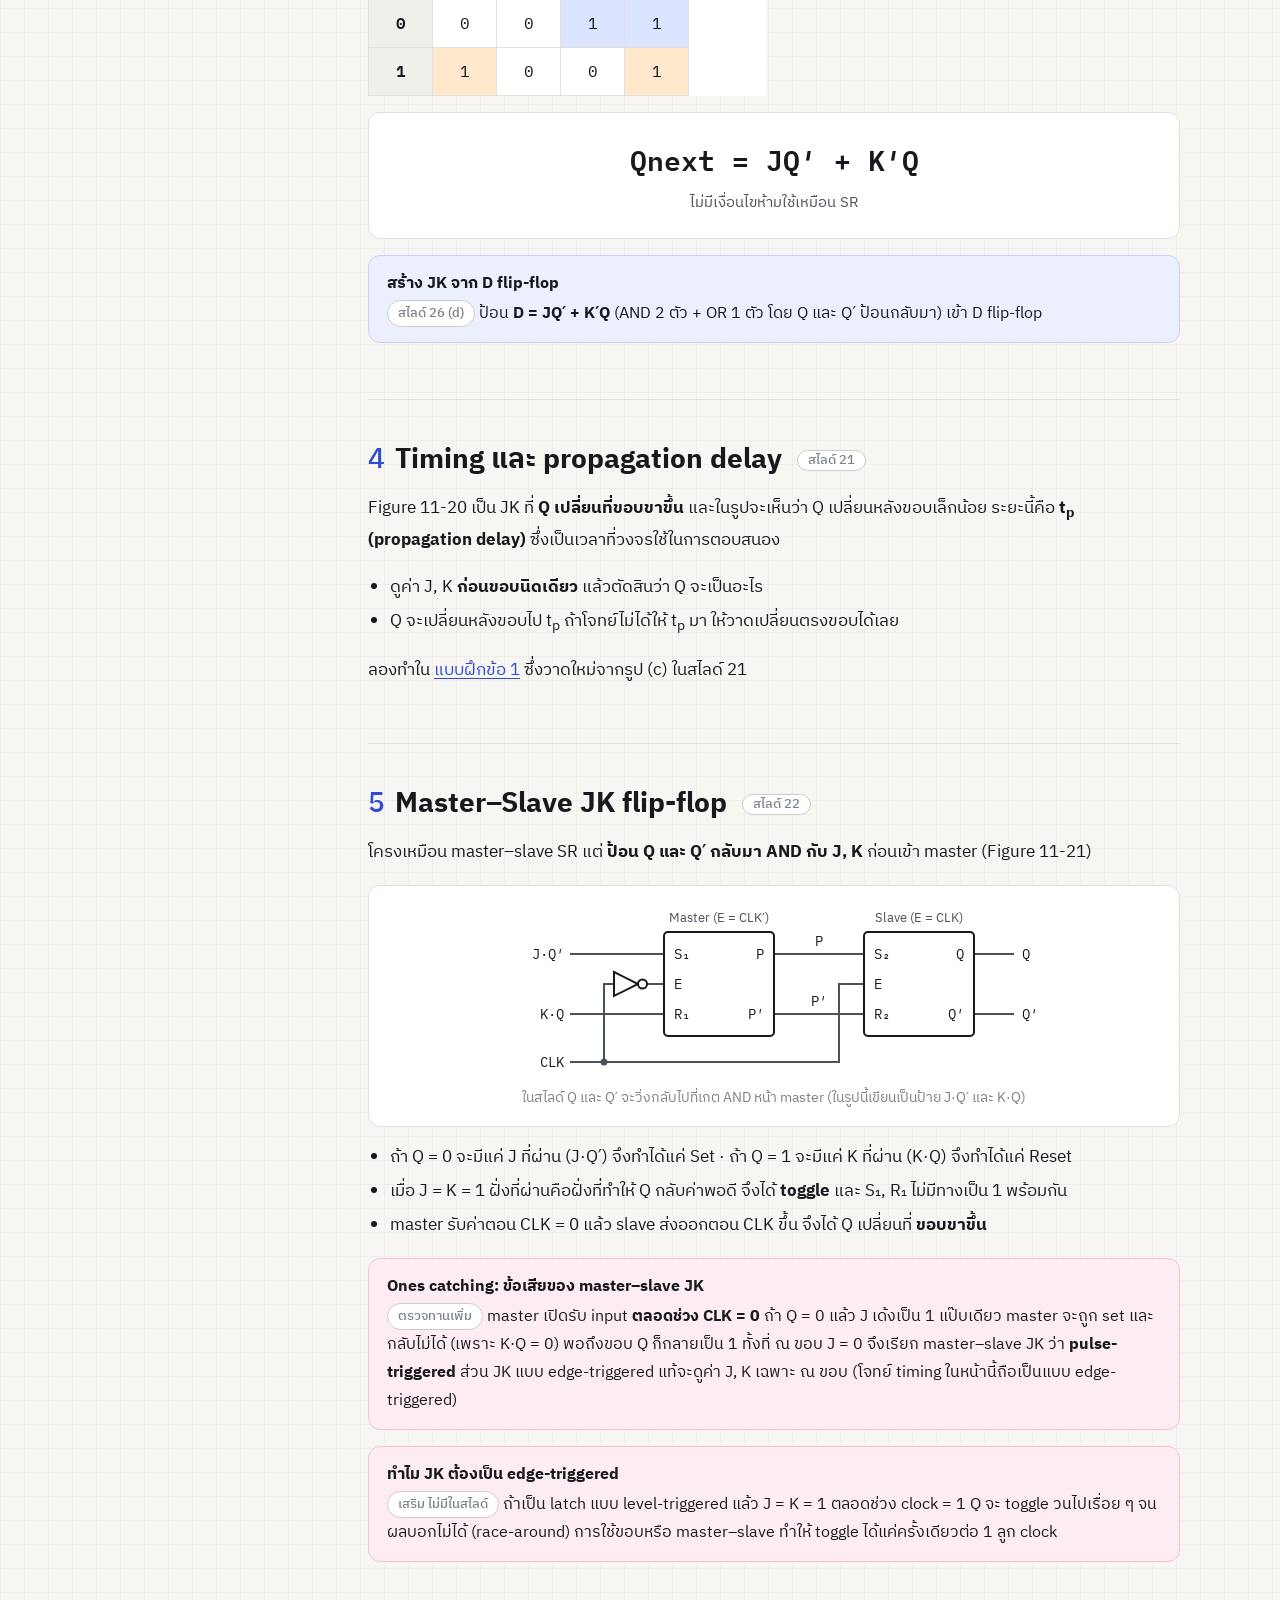
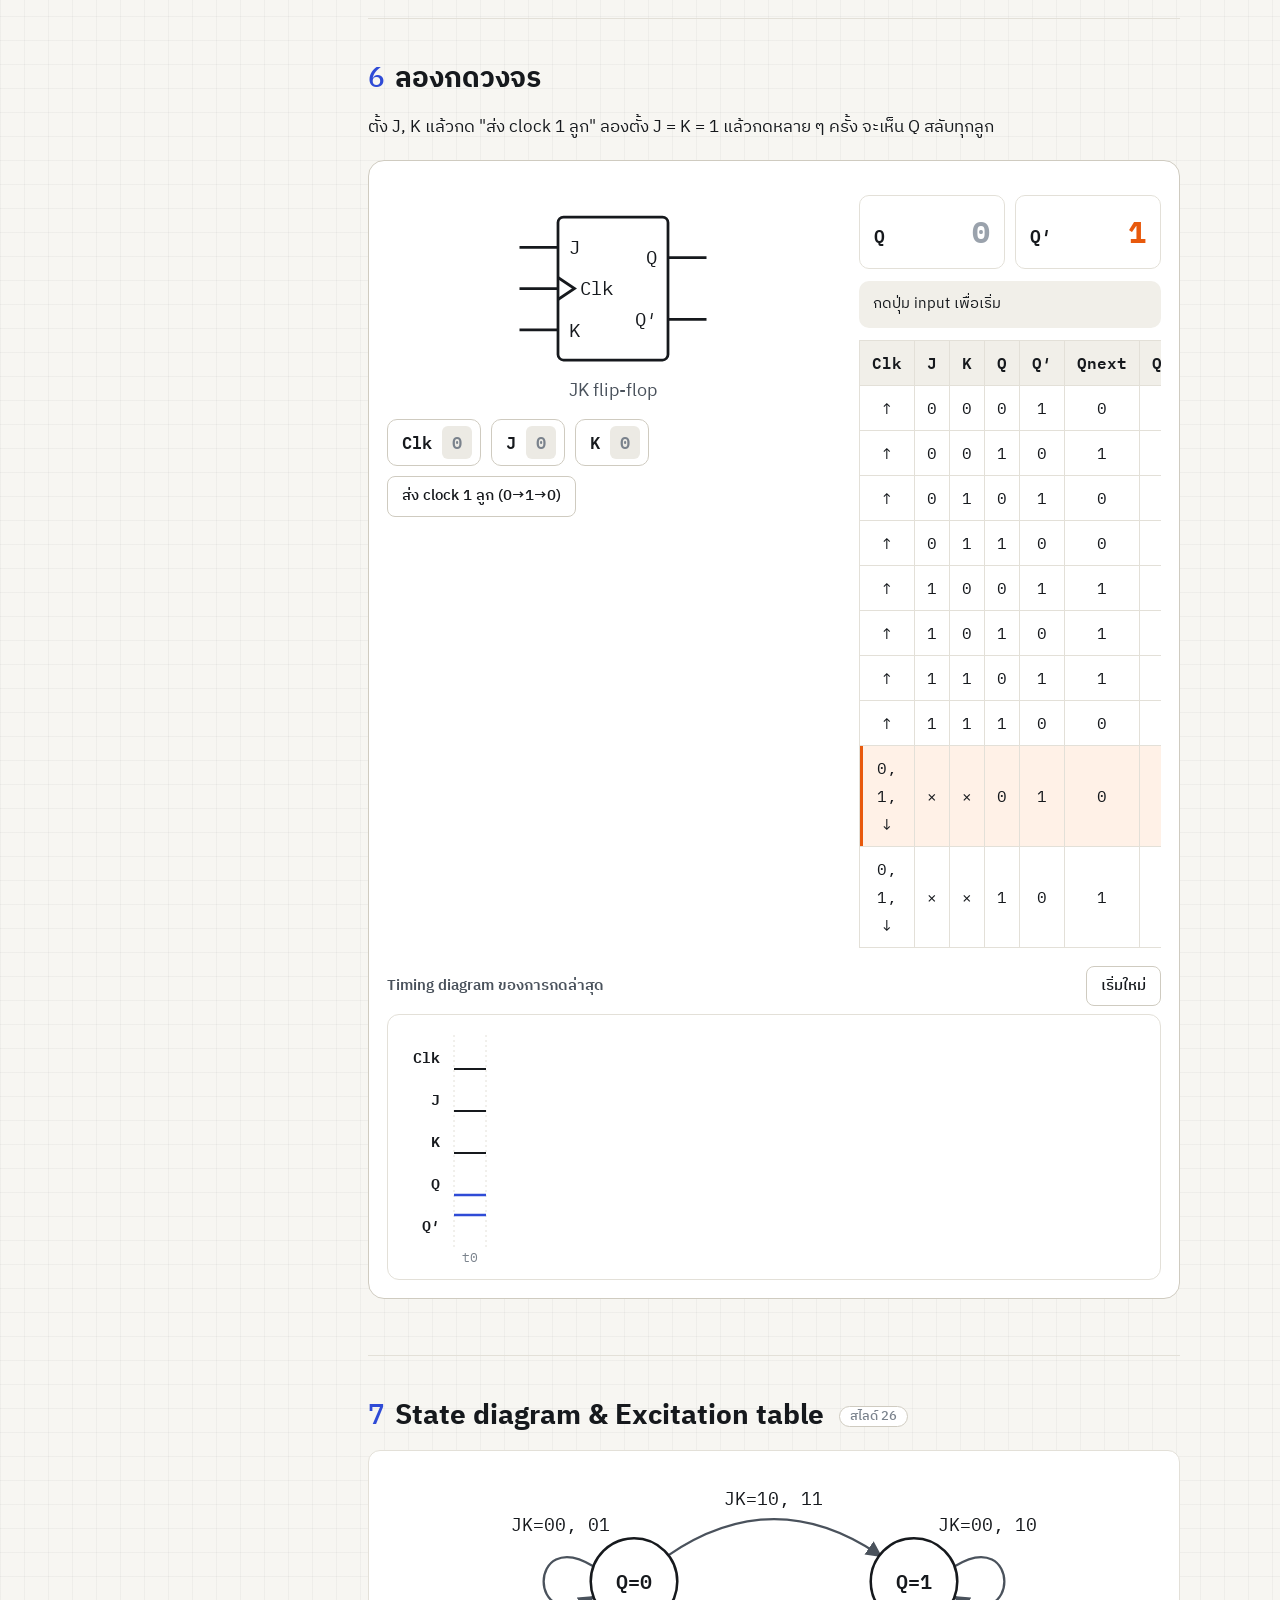
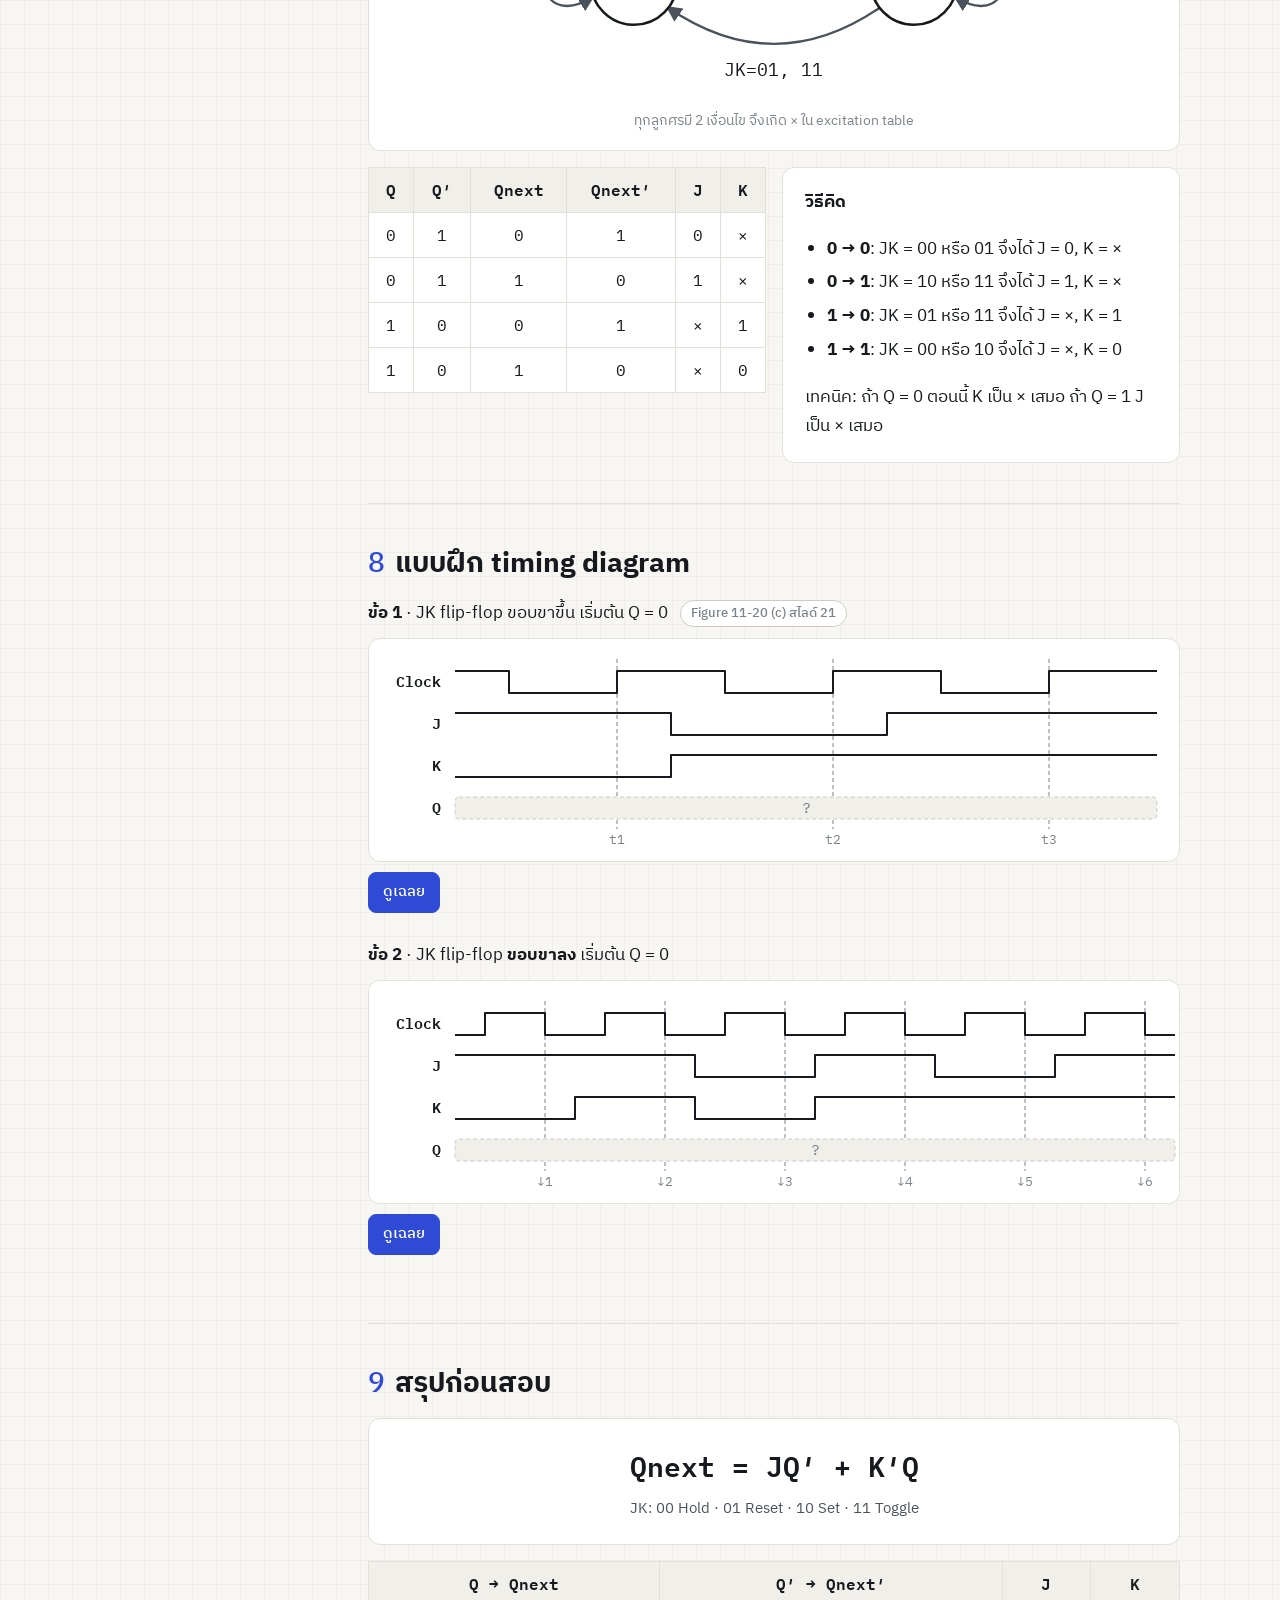
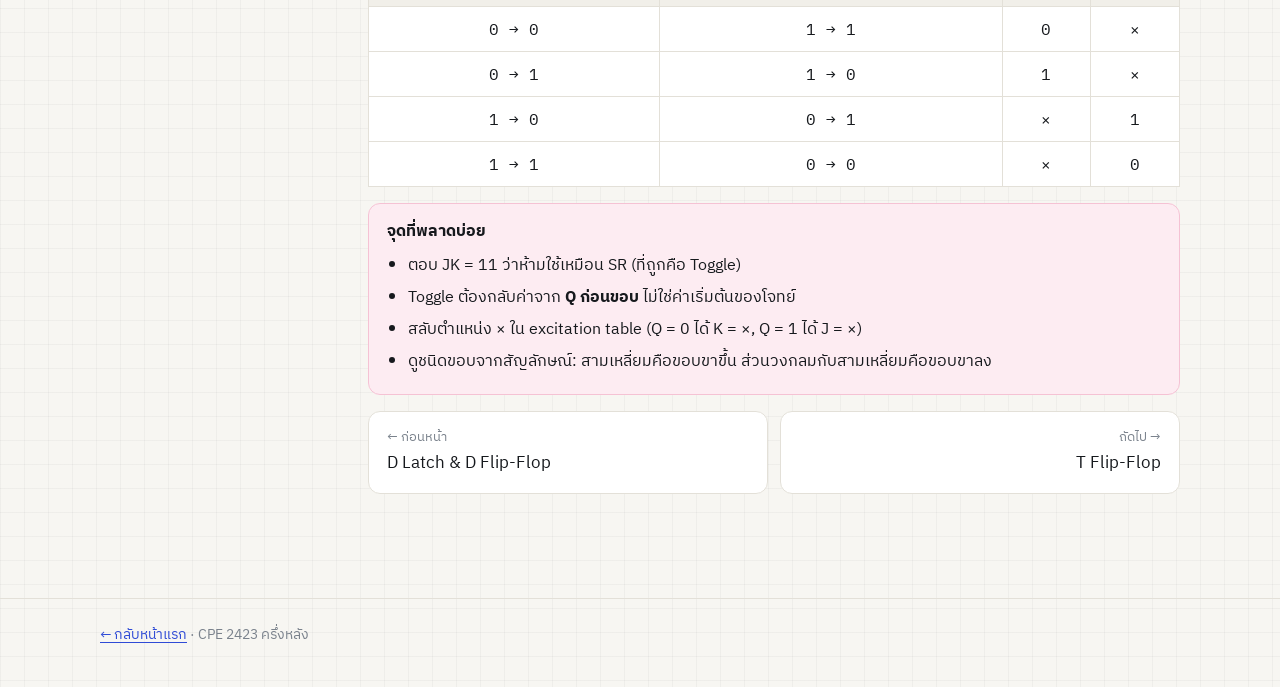
<file: topics/jk-flipflop.html>
<!doctype html>
<html lang="th">
<head>
  <meta charset="utf-8">
  <meta name="viewport" content="width=device-width, initial-scale=1">
  <meta name="color-scheme" content="light">
  <meta name="description" content="สรุป JK Flip-Flop ตามสไลด์ 06: ตารางความจริง, Qnext = JQ′ + K′Q, toggle, master–slave JK, state diagram, excitation table และแบบฝึก timing diagram">
  <title>JK Flip-Flop · CPE 2423</title>
  <link rel="preconnect" href="https://fonts.googleapis.com">
  <link rel="preconnect" href="https://fonts.gstatic.com" crossorigin>
  <link href="https://fonts.googleapis.com/css2?family=IBM+Plex+Mono:wght@400;500;600&family=IBM+Plex+Sans+Thai:wght@400;500;600;700&display=swap" rel="stylesheet">
  <link rel="stylesheet" href="../assets/style.css">
</head>
<body>
  <nav class="topbar">
    <div class="wrap">
      <a href="../index.html">← CPE 2423 ครึ่งหลัง</a>
      <span class="crumb">03 · JK Flip-Flop</span>
    </div>
  </nav>

  <header class="page-head wrap">
    <p class="eyebrow">หัวข้อ 03 · Latches and Flip-Flops</p>
    <h1>JK Flip-Flop</h1>
    <p class="lead">หน้าตาเหมือน SR flip-flop (J ทำหน้าที่ Set, K ทำหน้าที่ Reset) แต่เปลี่ยนกรณี <b>J = K = 1</b> จากห้ามใช้ ให้กลายเป็น <b>Toggle</b> (Q กลับค่า) จึงไม่มีสถานะห้ามใช้เลย</p>
    <p class="source">อ้างอิง: สไลด์ <i>06 Introduction to Latches and Flip-Flops</i> หน้า 20–22, 26</p>
  </header>

  <div class="wrap layout">
    <details class="toc" open>
      <summary>สารบัญ</summary>
      <ol>
        <li><a href="#overview">ภาพรวม</a></li>
        <li><a href="#table">ตารางความจริง</a></li>
        <li><a href="#equation">Qnext = JQ′ + K′Q</a></li>
        <li><a href="#timing">Timing และ t<sub>p</sub></a></li>
        <li><a href="#ms">Master–Slave JK</a></li>
        <li><a href="#sim">ลองกดวงจร</a></li>
        <li><a href="#state">State diagram & Excitation</a></li>
        <li><a href="#practice">แบบฝึก timing diagram</a></li>
        <li><a href="#recap">สรุปก่อนสอบ</a></li>
      </ol>
    </details>

    <main class="content">
      <!-- 1 -->
      <section id="overview">
        <h2><span class="num">1</span>ภาพรวม <span class="ref">สไลด์ 20</span></h2>
        <p>JK flip-flop เป็นแบบ <b>edge-triggered</b> (Q เปลี่ยนเฉพาะที่ขอบขาขึ้นหรือขอบขาลง) มี input J, K และ clock</p>
        <div class="keypoints">
          <div class="kp"><div class="k">JK = 00</div><div class="v">Hold</div><p>Q คงเดิม</p></div>
          <div class="kp"><div class="k">JK = 01</div><div class="v">Reset</div><p>Q = 0</p></div>
          <div class="kp"><div class="k">JK = 10</div><div class="v">Set</div><p>Q = 1</p></div>
          <div class="kp"><div class="k">JK = 11</div><div class="v">Toggle</div><p>Q = Q′ (กลับค่า)</p></div>
        </div>
        <div class="two-col">
          <figure class="figure" style="margin: 0;">
            <div class="sym-grid" style="grid-template-columns: repeat(2, minmax(0, 1fr));" id="symbols"></div>
            <figcaption>JK flip-flop ขอบขาขึ้น / ขอบขาลง</figcaption>
          </figure>
          <div class="callout tip" style="margin: 0;">
            <b>จำแบบเทียบ SR</b>
            J ≈ S และ K ≈ R ต่างกันแค่แถว 11: SR ห้ามใช้ ส่วน JK ให้ toggle จำว่า "<b>J</b>ump to 1, <b>K</b>ill to 0"
          </div>
        </div>
      </section>

      <!-- 2 -->
      <section id="table">
        <h2><span class="num">2</span>ตารางความจริง <span class="ref">สไลด์ 20, 26 (a)</span></h2>
        <div class="two-col">
          <div class="table-scroll">
            <table class="tt">
              <thead><tr><th>J</th><th>K</th><th>Q</th><th>Q′</th><th>Qnext</th><th>Qnext′</th><th>สถานะ</th></tr></thead>
              <tbody>
                <tr><td>0</td><td>0</td><td>0</td><td>1</td><td>0</td><td>1</td><td class="txt" rowspan="2">Hold</td></tr>
                <tr><td>0</td><td>0</td><td>1</td><td>0</td><td>1</td><td>0</td></tr>
                <tr><td>0</td><td>1</td><td>0</td><td>1</td><td>0</td><td>1</td><td class="txt" rowspan="2">Reset</td></tr>
                <tr><td>0</td><td>1</td><td>1</td><td>0</td><td>0</td><td>1</td></tr>
                <tr><td>1</td><td>0</td><td>0</td><td>1</td><td>1</td><td>0</td><td class="txt" rowspan="2">Set</td></tr>
                <tr><td>1</td><td>0</td><td>1</td><td>0</td><td>1</td><td>0</td></tr>
                <tr><td>1</td><td>1</td><td>0</td><td>1</td><td>1</td><td>0</td><td class="txt" rowspan="2">Toggle</td></tr>
                <tr><td>1</td><td>1</td><td>1</td><td>0</td><td>0</td><td>1</td></tr>
              </tbody>
            </table>
          </div>
          <div class="table-scroll">
            <table class="tt">
              <thead><tr><th>J</th><th>K</th><th>การทำงาน</th><th>Q = 0 → Qnext</th><th>Q = 1 → Qnext</th></tr></thead>
              <tbody>
                <tr><td>0</td><td>0</td><td class="txt">Hold</td><td>0</td><td>1</td></tr>
                <tr><td>0</td><td>1</td><td class="txt">Reset</td><td>0</td><td>0</td></tr>
                <tr><td>1</td><td>0</td><td class="txt">Set</td><td>1</td><td>1</td></tr>
                <tr><td>1</td><td>1</td><td class="txt">Toggle</td><td>1</td><td>0</td></tr>
              </tbody>
            </table>
          </div>
        </div>
      </section>

      <!-- 3 -->
      <section id="equation">
        <h2><span class="num">3</span>สมการคุณลักษณะ <span class="ref">สไลด์ 21, 26 (b)</span></h2>
        <div class="two-col">
          <div class="table-scroll">
            <table class="tt kmap">
              <thead><tr><th>Q \ JK</th><th>00</th><th>01</th><th>11</th><th>10</th></tr></thead>
              <tbody>
                <tr><th>0</th><td>0</td><td>0</td><td class="g1">1</td><td class="g1">1</td></tr>
                <tr><th>1</th><td class="g2">1</td><td>0</td><td>0</td><td class="g2">1</td></tr>
              </tbody>
            </table>
          </div>
          <p style="font-size: 15px; margin: 0;">
            <span class="chip g1">JQ′</span> แถว Q = 0 ที่ J = 1 (คอลัมน์ 11, 10)<br>
            <span class="chip g2">K′Q</span> แถว Q = 1 ที่ K = 0 (คอลัมน์ 00, 10 ซ้อนหัวท้าย)
          </p>
        </div>
        <div class="formula">Qnext = JQ′ + K′Q<small>ไม่มีเงื่อนไขห้ามใช้เหมือน SR</small></div>
        <div class="callout tip">
          <b>สร้าง JK จาก D flip-flop</b> <span class="ref" style="margin-left:0">สไลด์ 26 (d)</span>
          ป้อน <b>D = JQ′ + K′Q</b> (AND 2 ตัว + OR 1 ตัว โดย Q และ Q′ ป้อนกลับมา) เข้า D flip-flop
        </div>
      </section>

      <!-- 4 -->
      <section id="timing">
        <h2><span class="num">4</span>Timing และ propagation delay <span class="ref">สไลด์ 21</span></h2>
        <p>Figure 11-20 เป็น JK ที่ <b>Q เปลี่ยนที่ขอบขาขึ้น</b> และในรูปจะเห็นว่า Q เปลี่ยนหลังขอบเล็กน้อย ระยะนี้คือ <b>t<sub>p</sub> (propagation delay)</b> ซึ่งเป็นเวลาที่วงจรใช้ในการตอบสนอง</p>
        <ul>
          <li>ดูค่า J, K <b>ก่อนขอบนิดเดียว</b> แล้วตัดสินว่า Q จะเป็นอะไร</li>
          <li>Q จะเปลี่ยนหลังขอบไป t<sub>p</sub> ถ้าโจทย์ไม่ได้ให้ t<sub>p</sub> มา ให้วาดเปลี่ยนตรงขอบได้เลย</li>
        </ul>
        <p>ลองทำใน <a href="#ex1">แบบฝึกข้อ 1</a> ซึ่งวาดใหม่จากรูป (c) ในสไลด์ 21</p>
      </section>

      <!-- 5 -->
      <section id="ms">
        <h2><span class="num">5</span>Master–Slave JK flip-flop <span class="ref">สไลด์ 22</span></h2>
        <p>โครงเหมือน master–slave SR แต่ <b>ป้อน Q และ Q′ กลับมา AND กับ J, K</b> ก่อนเข้า master (Figure 11-21)</p>
        <figure class="figure wide">
          <svg class="blk" viewBox="0 0 560 176" role="img" aria-label="Master-slave JK flip-flop: J AND Q prime เป็น S1, K AND Q เป็น R1 ของ master ที่ enable ด้วย CLK prime, ส่ง P และ P prime ให้ slave ที่ enable ด้วย CLK">
            <text class="cap" x="225" y="20" text-anchor="middle">Master (E = CLK′)</text>
            <text class="cap" x="425" y="20" text-anchor="middle">Slave (E = CLK)</text>
            <line x1="76" y1="52" x2="170" y2="52"/><text x="70" y="57" text-anchor="end">J·Q′</text>
            <line x1="76" y1="112" x2="170" y2="112"/><text x="70" y="117" text-anchor="end">K·Q</text>
            <line x1="280" y1="52" x2="370" y2="52"/><text x="325" y="44" text-anchor="middle">P</text>
            <line x1="280" y1="112" x2="370" y2="112"/><text x="325" y="104" text-anchor="middle">P′</text>
            <line x1="480" y1="52" x2="520" y2="52"/><text x="528" y="57">Q</text>
            <line x1="480" y1="112" x2="520" y2="112"/><text x="528" y="117">Q′</text>
            <path d="M76 160 H345 V82 H370"/><text x="70" y="165" text-anchor="end">CLK</text>
            <path d="M110 160 V82 H120"/><path d="M153 82 H170"/>
            <path class="inv" d="M120 70 L144 82 L120 94 Z"/><circle cx="148.5" cy="82" r="4.5"/>
            <circle class="dot" cx="110" cy="160" r="3.5"/>
            <rect x="170" y="30" width="110" height="104" rx="4"/>
            <rect x="370" y="30" width="110" height="104" rx="4"/>
            <text x="180" y="57">S₁</text><text x="180" y="87">E</text><text x="180" y="117">R₁</text>
            <text x="270" y="57" text-anchor="end">P</text><text x="270" y="117" text-anchor="end">P′</text>
            <text x="380" y="57">S₂</text><text x="380" y="87">E</text><text x="380" y="117">R₂</text>
            <text x="470" y="57" text-anchor="end">Q</text><text x="470" y="117" text-anchor="end">Q′</text>
          </svg>
          <figcaption>ในสไลด์ Q และ Q′ จะวิ่งกลับไปที่เกต AND หน้า master (ในรูปนี้เขียนเป็นป้าย J·Q′ และ K·Q)</figcaption>
        </figure>
        <ul>
          <li>ถ้า Q = 0 จะมีแค่ J ที่ผ่าน (J·Q′) จึงทำได้แค่ Set · ถ้า Q = 1 จะมีแค่ K ที่ผ่าน (K·Q) จึงทำได้แค่ Reset</li>
          <li>เมื่อ J = K = 1 ฝั่งที่ผ่านคือฝั่งที่ทำให้ Q กลับค่าพอดี จึงได้ <b>toggle</b> และ S₁, R₁ ไม่มีทางเป็น 1 พร้อมกัน</li>
          <li>master รับค่าตอน CLK = 0 แล้ว slave ส่งออกตอน CLK ขึ้น จึงได้ Q เปลี่ยนที่ <b>ขอบขาขึ้น</b></li>
        </ul>
        <div class="callout warn">
          <b>Ones catching: ข้อเสียของ master–slave JK</b> <span class="ref" style="margin-left:0">ตรวจทานเพิ่ม</span>
          master เปิดรับ input <b>ตลอดช่วง CLK = 0</b> ถ้า Q = 0 แล้ว J เด้งเป็น 1 แป๊บเดียว master จะถูก set และกลับไม่ได้ (เพราะ K·Q = 0) พอถึงขอบ Q ก็กลายเป็น 1 ทั้งที่ ณ ขอบ J = 0 จึงเรียก master–slave JK ว่า <b>pulse-triggered</b> ส่วน JK แบบ edge-triggered แท้จะดูค่า J, K เฉพาะ ณ ขอบ (โจทย์ timing ในหน้านี้ถือเป็นแบบ edge-triggered)
        </div>
        <div class="callout warn">
          <b>ทำไม JK ต้องเป็น edge-triggered</b> <span class="ref" style="margin-left:0">เสริม ไม่มีในสไลด์</span>
          ถ้าเป็น latch แบบ level-triggered แล้ว J = K = 1 ตลอดช่วง clock = 1 Q จะ toggle วนไปเรื่อย ๆ จนผลบอกไม่ได้ (race-around) การใช้ขอบหรือ master–slave ทำให้ toggle ได้แค่ครั้งเดียวต่อ 1 ลูก clock
        </div>
      </section>

      <!-- 6 -->
      <section id="sim">
        <h2><span class="num">6</span>ลองกดวงจร</h2>
        <p>ตั้ง J, K แล้วกด "ส่ง clock 1 ลูก" ลองตั้ง J = K = 1 แล้วกดหลาย ๆ ครั้ง จะเห็น Q สลับทุกลูก</p>
        <div id="simulator"></div>
      </section>

      <!-- 7 -->
      <section id="state">
        <h2><span class="num">7</span>State diagram & Excitation table <span class="ref">สไลด์ 26</span></h2>
        <figure class="figure">
          <svg id="fsm" role="img" aria-label="State diagram ของ JK flip-flop"></svg>
          <figcaption>ทุกลูกศรมี 2 เงื่อนไข จึงเกิด × ใน excitation table</figcaption>
        </figure>
        <div class="two-col">
          <div class="table-scroll">
            <table class="tt">
              <thead><tr><th>Q</th><th>Q′</th><th>Qnext</th><th>Qnext′</th><th>J</th><th>K</th></tr></thead>
              <tbody>
                <tr><td>0</td><td>1</td><td>0</td><td>1</td><td>0</td><td>×</td></tr>
                <tr><td>0</td><td>1</td><td>1</td><td>0</td><td>1</td><td>×</td></tr>
                <tr><td>1</td><td>0</td><td>0</td><td>1</td><td>×</td><td>1</td></tr>
                <tr><td>1</td><td>0</td><td>1</td><td>0</td><td>×</td><td>0</td></tr>
              </tbody>
            </table>
          </div>
          <div class="card">
            <p><b>วิธีคิด</b></p>
            <ul>
              <li><b>0 → 0</b>: JK = 00 หรือ 01 จึงได้ J = 0, K = ×</li>
              <li><b>0 → 1</b>: JK = 10 หรือ 11 จึงได้ J = 1, K = ×</li>
              <li><b>1 → 0</b>: JK = 01 หรือ 11 จึงได้ J = ×, K = 1</li>
              <li><b>1 → 1</b>: JK = 00 หรือ 10 จึงได้ J = ×, K = 0</li>
            </ul>
            <p style="margin: 0;">เทคนิค: ถ้า Q = 0 ตอนนี้ K เป็น × เสมอ ถ้า Q = 1 J เป็น × เสมอ</p>
          </div>
        </div>
      </section>

      <!-- 8 -->
      <section id="practice">
        <h2><span class="num">8</span>แบบฝึก timing diagram</h2>
        <div class="exercise" id="ex1">
          <p class="q-text"><b>ข้อ 1</b> · JK flip-flop ขอบขาขึ้น เริ่มต้น Q = 0 <span class="ref">Figure 11-20 (c) สไลด์ 21</span></p>
          <div class="wave-scroll"><svg data-exercise="1" role="img" aria-label="แบบฝึกข้อ 1 สัญญาณ Clock J K จากสไลด์ 21"></svg></div>
          <div class="actions"><button class="btn primary" type="button" data-reveal="1">ดูเฉลย</button></div>
          <div class="answer callout ok" data-answer="1" hidden>
            <b>เฉลยข้อ 1</b>
            <ul style="margin: 6px 0 0;">
              <li>t1: J = 1, K = 0 ทำให้ Set ได้ Q = 1 (J, K เปลี่ยนหลังขอบไปแล้ว จึงไม่มีผล)</li>
              <li>t2: J = 0, K = 1 ทำให้ Reset ได้ Q = 0</li>
              <li>t3: J = 1, K = 1 ทำให้ Toggle จาก 0 เป็น 1</li>
            </ul>
          </div>
        </div>

        <div class="exercise">
          <p class="q-text"><b>ข้อ 2</b> · JK flip-flop <b>ขอบขาลง</b> เริ่มต้น Q = 0</p>
          <div class="wave-scroll"><svg data-exercise="2" role="img" aria-label="แบบฝึกข้อ 2 สัญญาณ Clock J K"></svg></div>
          <div class="actions"><button class="btn primary" type="button" data-reveal="2">ดูเฉลย</button></div>
          <div class="answer callout ok" data-answer="2" hidden>
            <b>เฉลยข้อ 2</b>
            ↓1: JK = 10 จึง Set ได้ 1 · ↓2: 11 จึง Toggle ได้ 0 · ↓3: 00 จึง Hold ได้ 0 · ↓4: 11 จึง Toggle ได้ 1 · ↓5: 01 จึง Reset ได้ 0 · ↓6: 11 จึง Toggle ได้ 1
          </div>
        </div>
      </section>

      <!-- 9 -->
      <section id="recap">
        <h2><span class="num">9</span>สรุปก่อนสอบ</h2>
        <div class="formula">Qnext = JQ′ + K′Q<small>JK: 00 Hold · 01 Reset · 10 Set · 11 Toggle</small></div>
        <div class="table-scroll">
          <table class="tt">
            <thead><tr><th>Q → Qnext</th><th>Q′ → Qnext′</th><th>J</th><th>K</th></tr></thead>
            <tbody>
              <tr><td>0 → 0</td><td>1 → 1</td><td>0</td><td>×</td></tr>
              <tr><td>0 → 1</td><td>1 → 0</td><td>1</td><td>×</td></tr>
              <tr><td>1 → 0</td><td>0 → 1</td><td>×</td><td>1</td></tr>
              <tr><td>1 → 1</td><td>0 → 0</td><td>×</td><td>0</td></tr>
            </tbody>
          </table>
        </div>
        <div class="callout warn">
          <b>จุดที่พลาดบ่อย</b>
          <ul style="margin: 6px 0 0;">
            <li>ตอบ JK = 11 ว่าห้ามใช้เหมือน SR (ที่ถูกคือ Toggle)</li>
            <li>Toggle ต้องกลับค่าจาก <b>Q ก่อนขอบ</b> ไม่ใช่ค่าเริ่มต้นของโจทย์</li>
            <li>สลับตำแหน่ง × ใน excitation table (Q = 0 ได้ K = ×, Q = 1 ได้ J = ×)</li>
            <li>ดูชนิดขอบจากสัญลักษณ์: สามเหลี่ยมคือขอบขาขึ้น ส่วนวงกลมกับสามเหลี่ยมคือขอบขาลง</li>
          </ul>
        </div>
        <nav class="pager" aria-label="หัวข้อก่อนหน้าและถัดไป">
          <a href="d-flipflop.html"><small>← ก่อนหน้า</small>D Latch & D Flip-Flop</a>
          <a class="next" href="t-flipflop.html"><small>ถัดไป →</small>T Flip-Flop</a>
        </nav>
      </section>
    </main>
  </div>

  <footer class="site-footer">
    <div class="wrap"><a href="../index.html">← กลับหน้าแรก</a> · CPE 2423 ครึ่งหลัง</div>
  </footer>

  <script src="../assets/logic-kit.js"></script>
  <script>
    (function () {
      "use strict";
      const { NOT, simulate, pulses, isEdge, byQ, twoState, ffSymbol, exercises, ffSim, tocSpy } = LK;

      document.getElementById("symbols").innerHTML =
        ffSymbol({ left: ["J", { name: "Ck", clk: "rise" }, "K"], cap: "ขอบขาขึ้น" }) +
        ffSymbol({ left: ["J", { name: "Ck", clk: "fall" }, "K"], cap: "ขอบขาลง" });

      twoState(document.getElementById("fsm"), { up: "JK=10, 11", down: "JK=01, 11", loop0: "JK=00, 01", loop1: "JK=00, 10" });

      const jk = (i, q) => (i.J && i.K ? NOT(q) : i.J ? 1 : i.K ? 0 : q);
      const jkEdge = (edge, clk) => (p, i, s) => (isEdge(p, i, clk, edge) ? { Q: jk(i, s.Q) } : s);
      const ACTION = ["Hold", "Reset", "Set", "Toggle"];

      ffSim(document.getElementById("simulator"), {
        jk: {
          tab: "JK ขอบขาขึ้น",
          symbol: ffSymbol({ left: ["J", { name: "Clk", clk: "rise" }, "K"], cap: "JK flip-flop" }),
          inputs: [["Clk", "Clk"], ["J", "J"], ["K", "K"]],
          start: { Clk: 0, J: 0, K: 0 },
          init: { Q: 0 },
          step: jkEdge("rise", "Clk"),
          pulse: "Clk",
          head: ["Clk", "J", "K", "Q", "Qnext", ""],
          rows: [
            ["↑", "0", "0", "0", "0", "Hold"], ["↑", "0", "0", "1", "1", "Hold"],
            ["↑", "0", "1", "0", "0", "Reset"], ["↑", "0", "1", "1", "0", "Reset"],
            ["↑", "1", "0", "0", "1", "Set"], ["↑", "1", "0", "1", "1", "Set"],
            ["↑", "1", "1", "0", "1", "Toggle"], ["↑", "1", "1", "1", "0", "Toggle"],
            ["0, 1, ↓", "×", "×", "0", "0", "ไม่ใช่ขอบ"], ["0, 1, ↓", "×", "×", "1", "1", "ไม่ใช่ขอบ"],
          ],
          row: (p, i, s, b) => (isEdge(p, i, "Clk", "rise") ? byQ(i.J * 4 + i.K * 2, b.Q) : byQ(8, b.Q)),
          describe: (p, i, s) =>
            isEdge(p, i, "Clk", "rise")
              ? [`ขอบขาขึ้น ↑: JK = ${i.J}${i.K} จึง ${ACTION[i.J * 2 + i.K]} ได้ Q = ${s.Q}`, "set"]
              : [`ไม่ใช่ขอบขาขึ้น: Q คงเดิม = ${s.Q} (ตั้ง J, K ไว้ก่อนแล้วค่อยส่ง clock)`, ""],
        },
      });

      exercises({
        1: {
          // Slide 21 on a grid of 1/8 clock period; rising edges at 6, 14, 22.
          rows: simulate({ Clock: pulses(26, [[0, 2], [6, 10], [14, 18], [22, 26]]), J: pulses(26, [[0, 8], [16, 26]]), K: pulses(26, [[8, 26]]) }, jkEdge("rise", "Clock"), { Q: 0 }),
          signals: [{ key: "Clock", name: "Clock" }, { key: "J", name: "J" }, { key: "K", name: "K" }, { key: "Q", name: "Q", out: true }],
          hide: ["Q"],
          opts: { ticks: false, marks: [6, 14, 22].map((at, k) => ({ at, text: `t${k + 1}` })) },
          minStep: 14,
        },
        2: {
          // Falling edges at 3, 7, …, 23; J, K only change on multiples of 4.
          rows: simulate({ Clock: pulses(24, [[1, 3], [5, 7], [9, 11], [13, 15], [17, 19], [21, 23]]), J: pulses(24, [[0, 8], [12, 16], [20, 24]]), K: pulses(24, [[4, 8], [12, 24]]) }, jkEdge("fall", "Clock"), { Q: 0 }),
          signals: [{ key: "Clock", name: "Clock" }, { key: "J", name: "J" }, { key: "K", name: "K" }, { key: "Q", name: "Q", out: true }],
          hide: ["Q"],
          opts: { ticks: false, marks: [3, 7, 11, 15, 19, 23].map((at, k) => ({ at, text: `↓${k + 1}` })) },
          minStep: 14,
        },
      });

      tocSpy(document.querySelector(".toc"));
    })();
  </script>
</body>
</html>
</file>
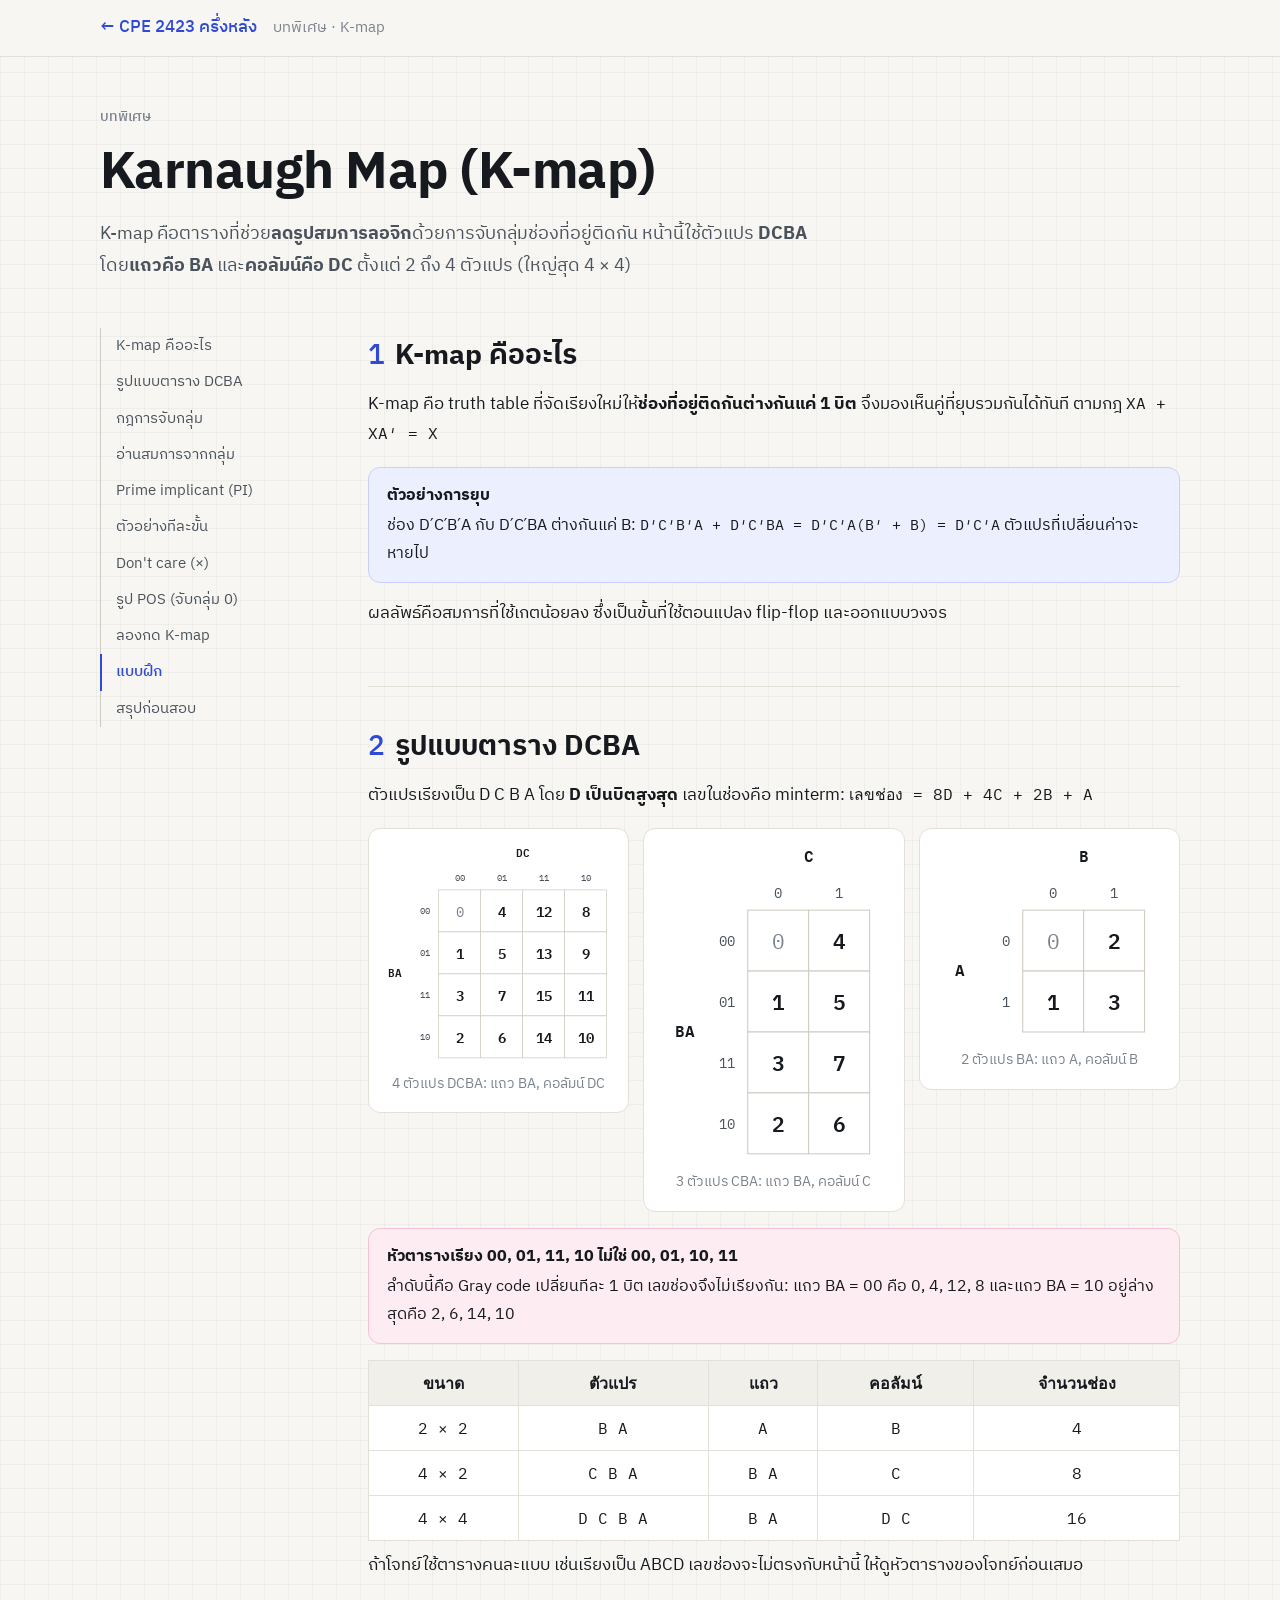
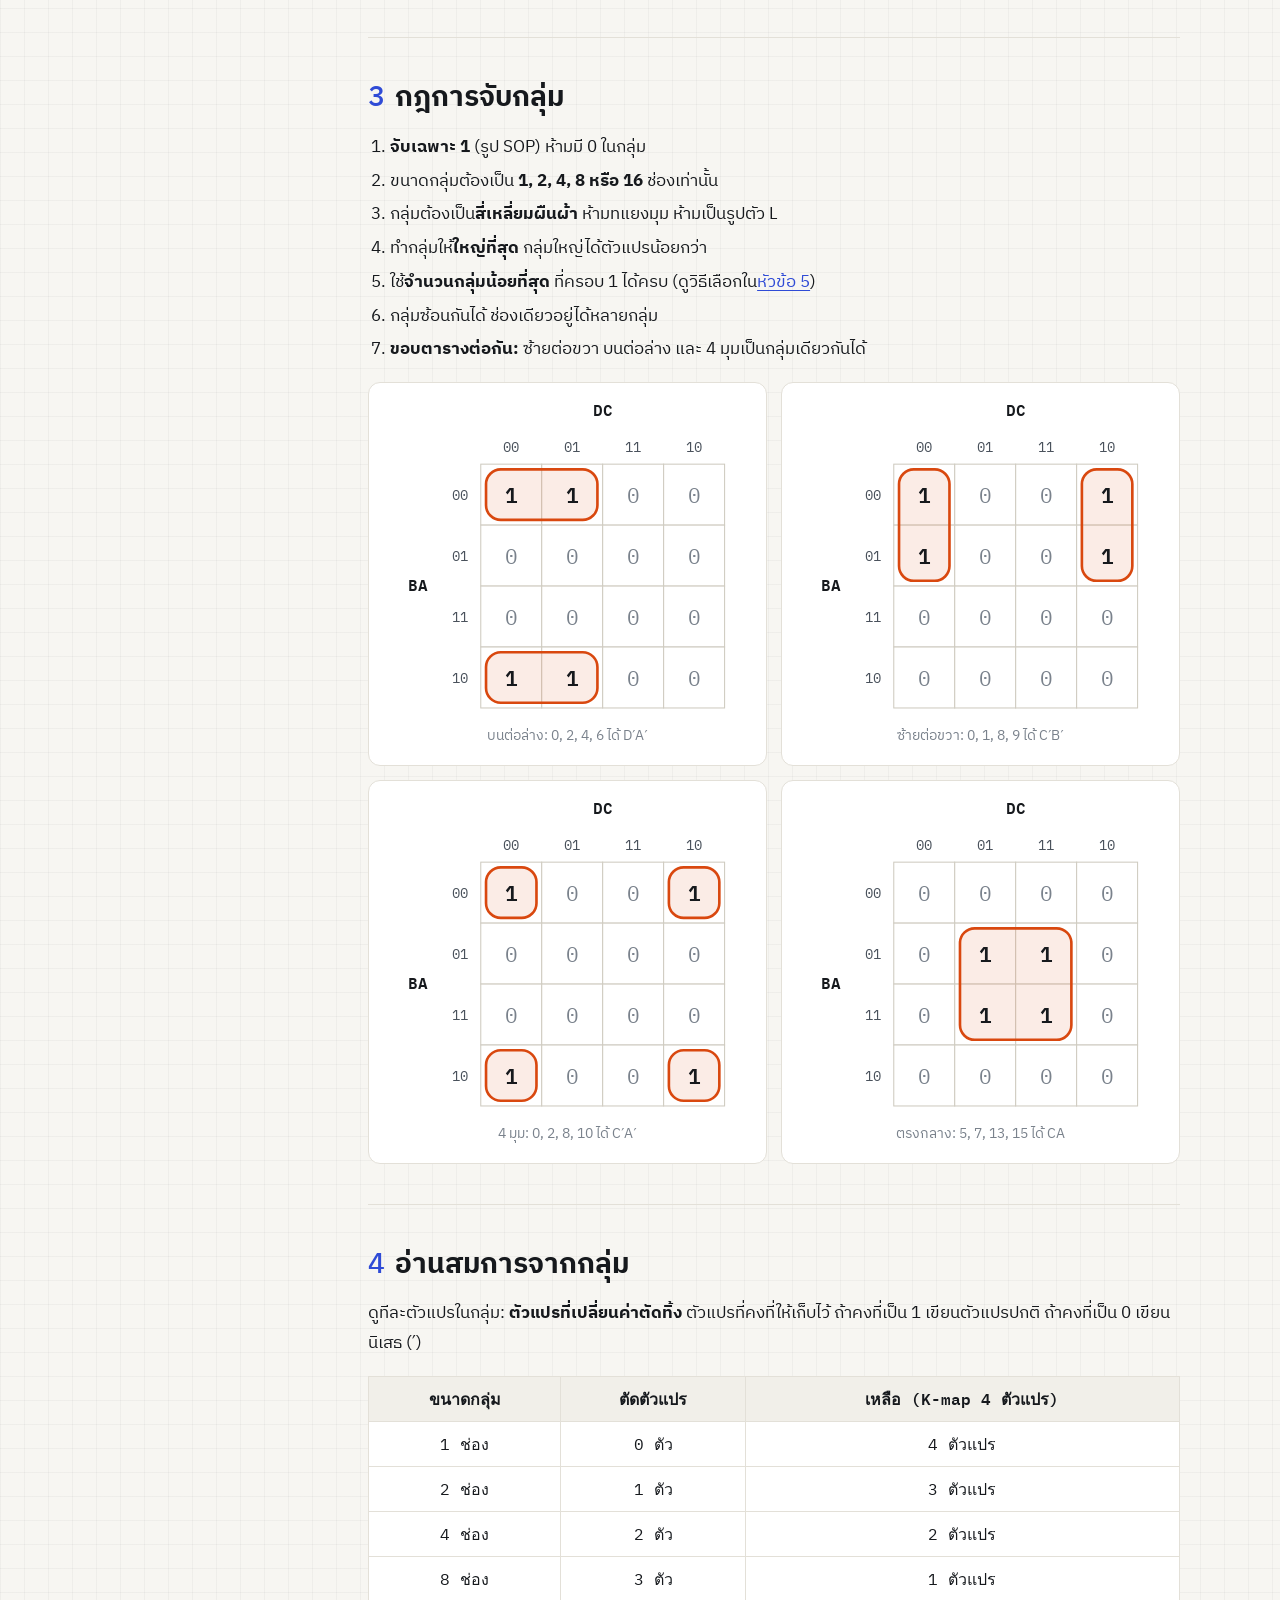
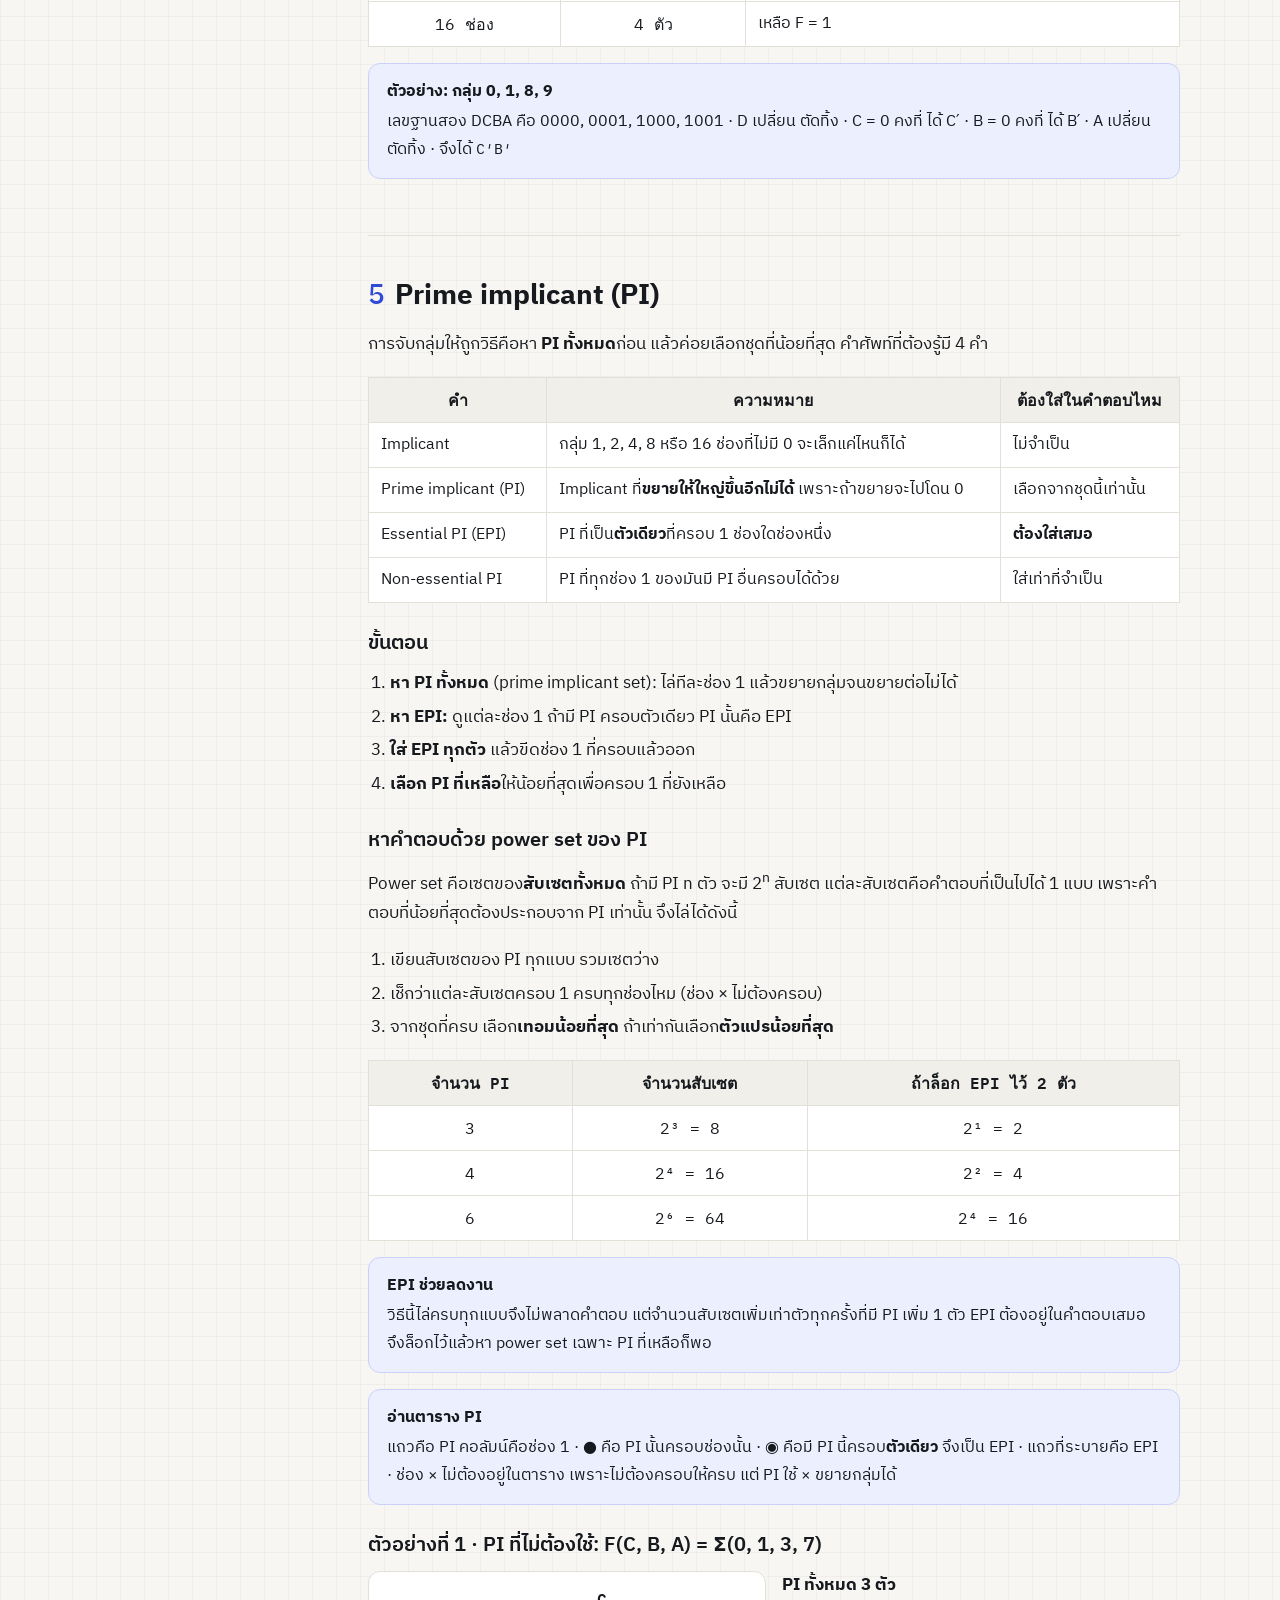
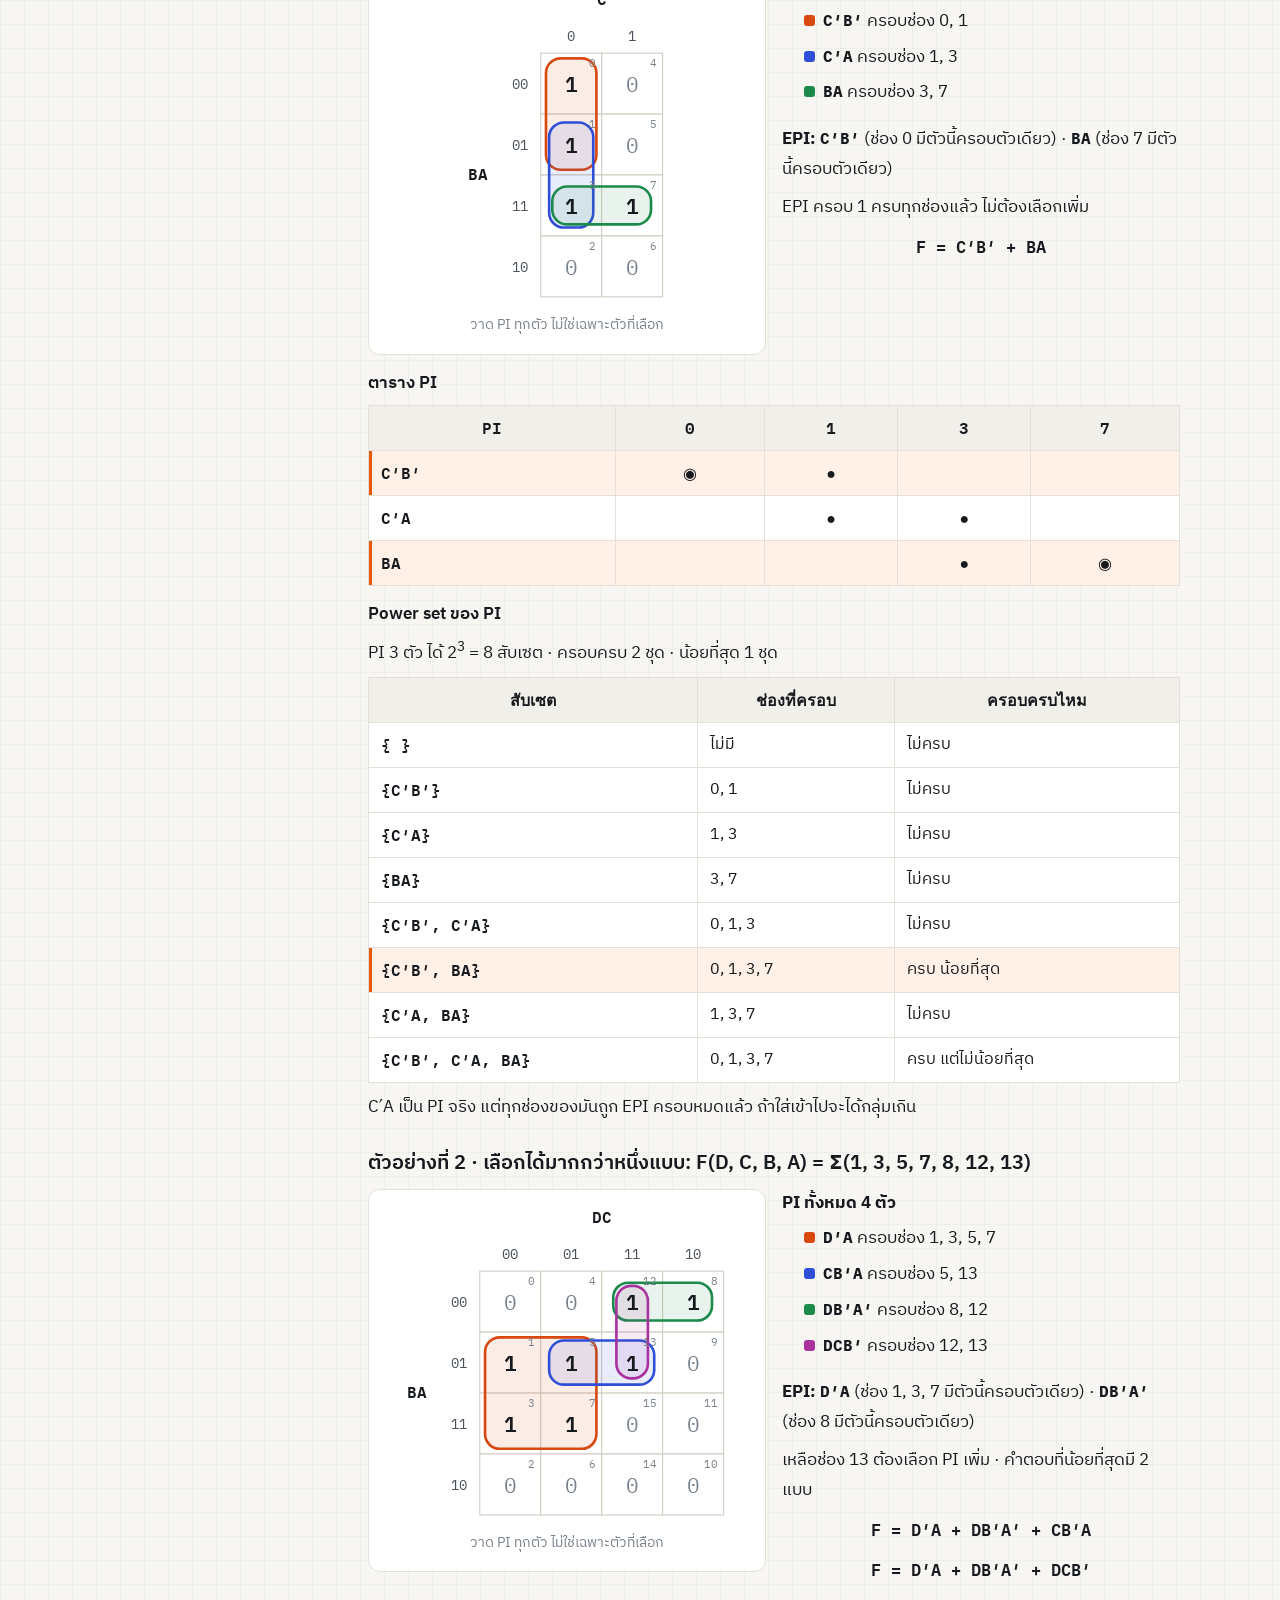
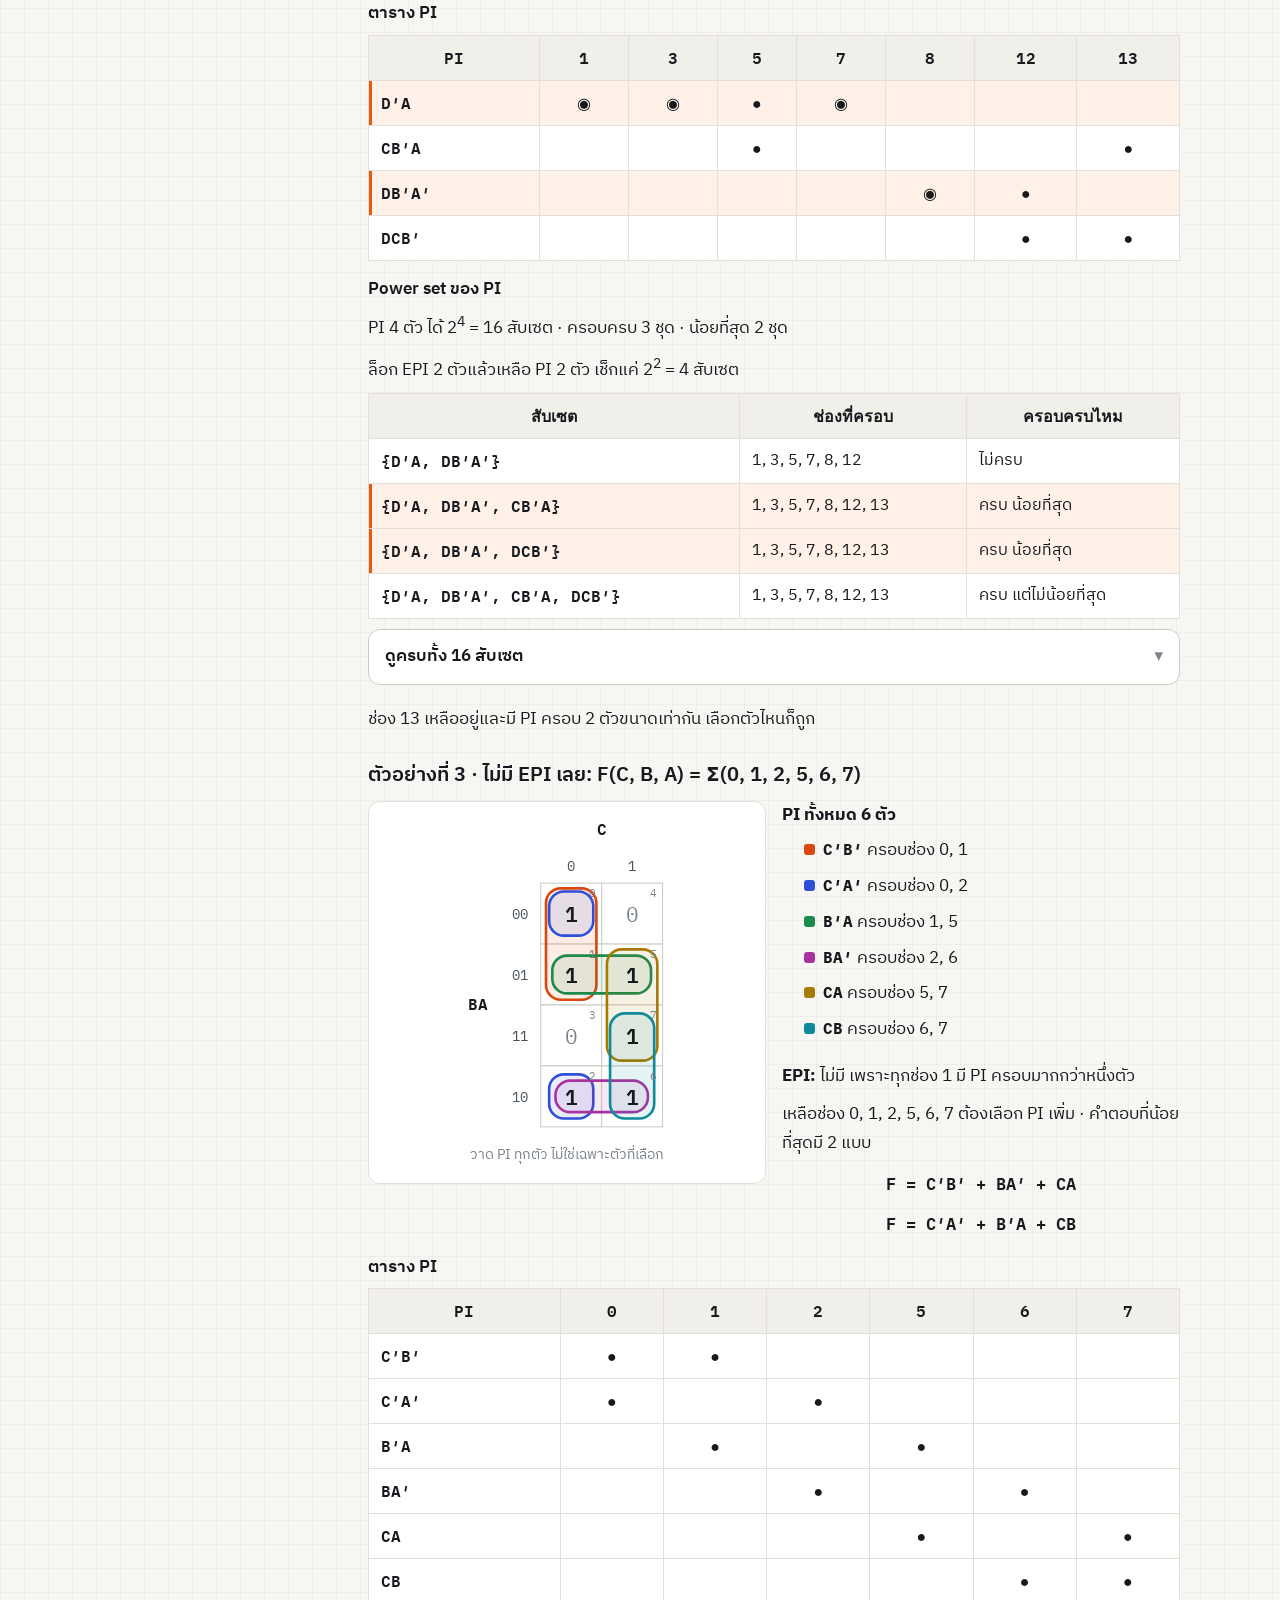
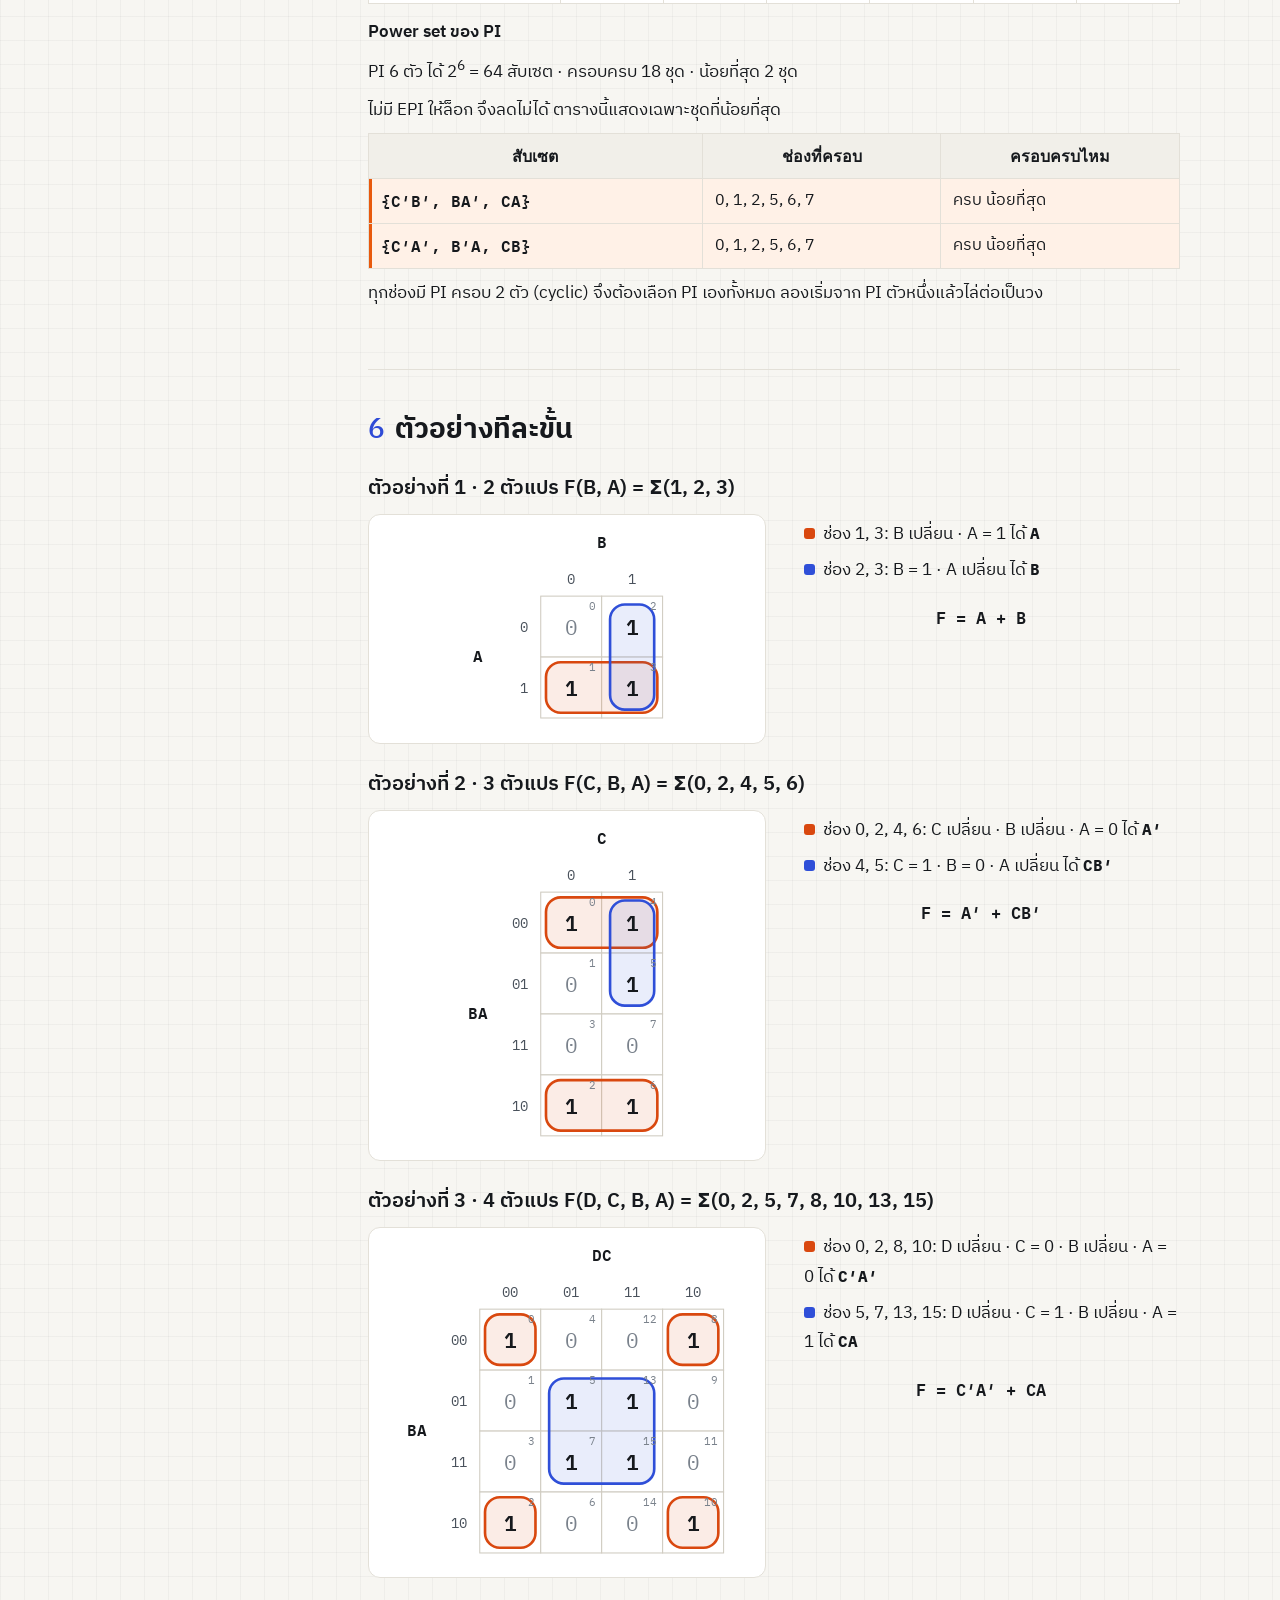
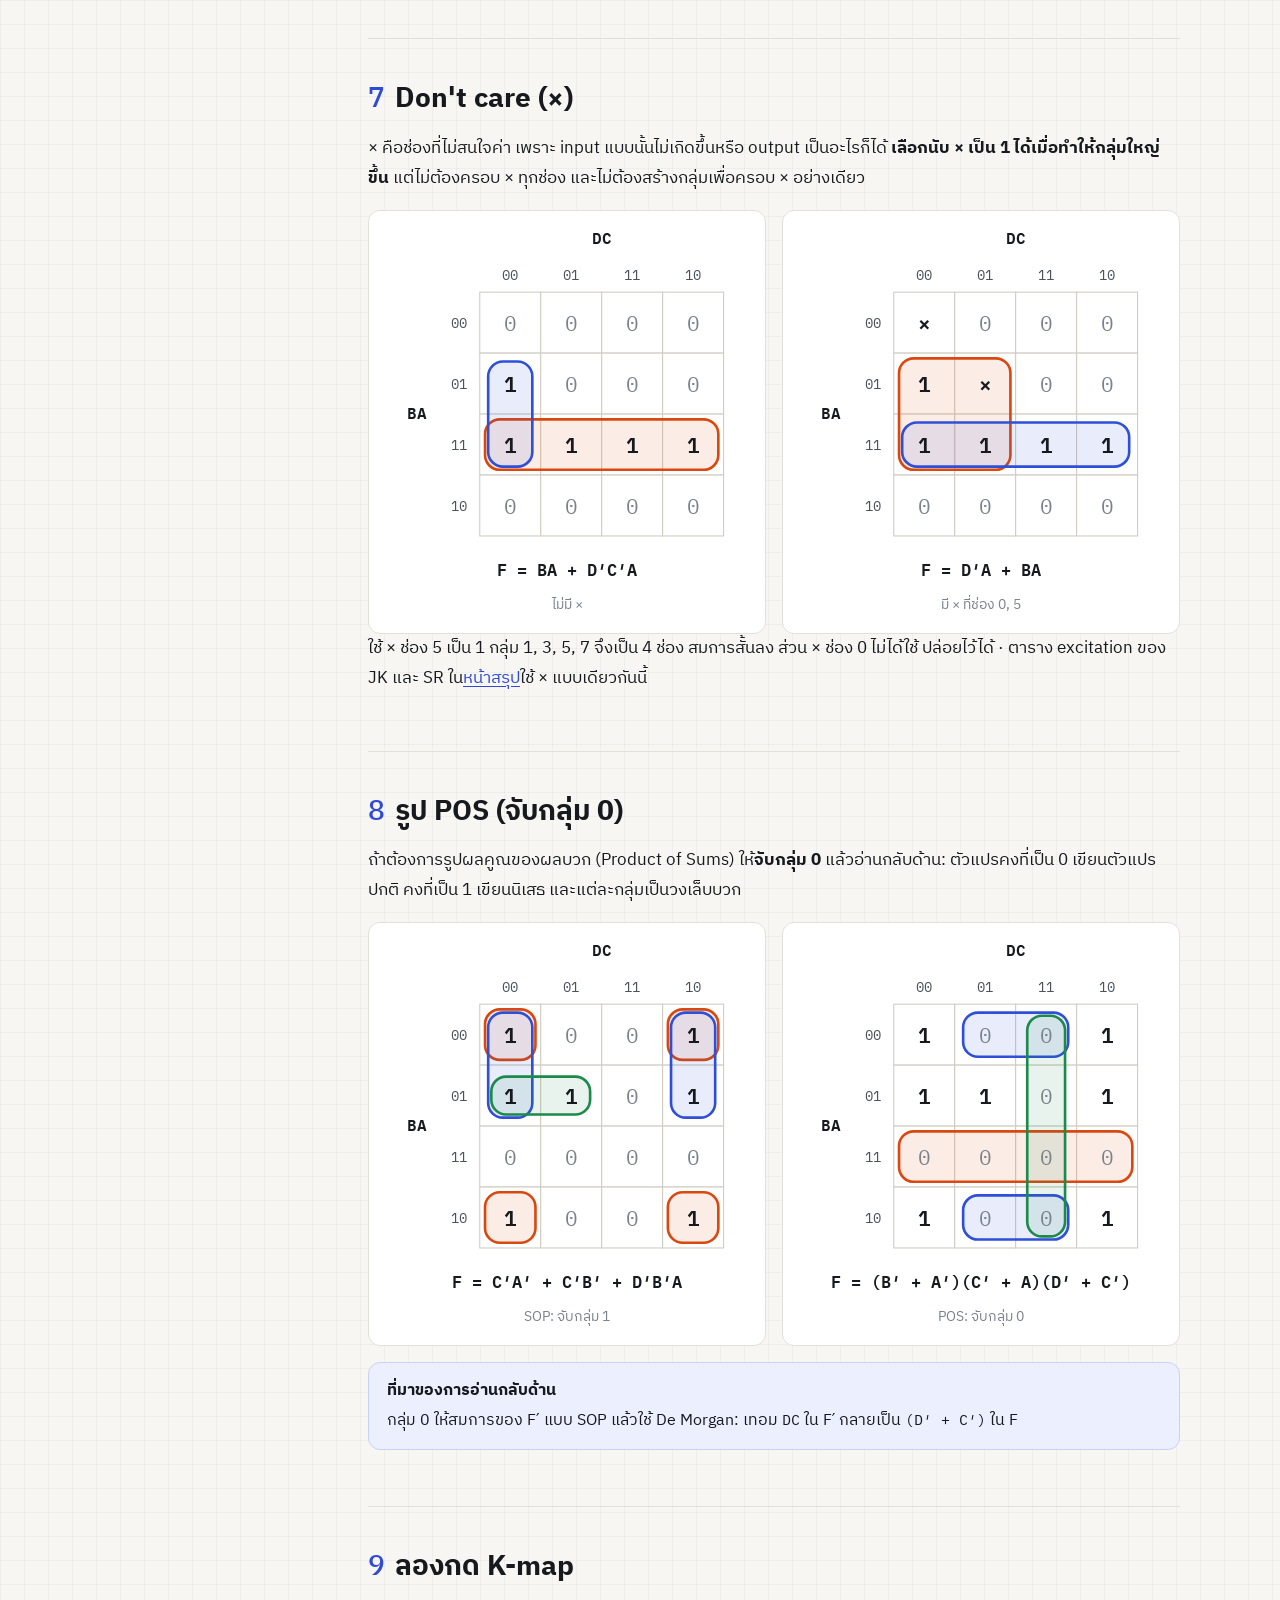
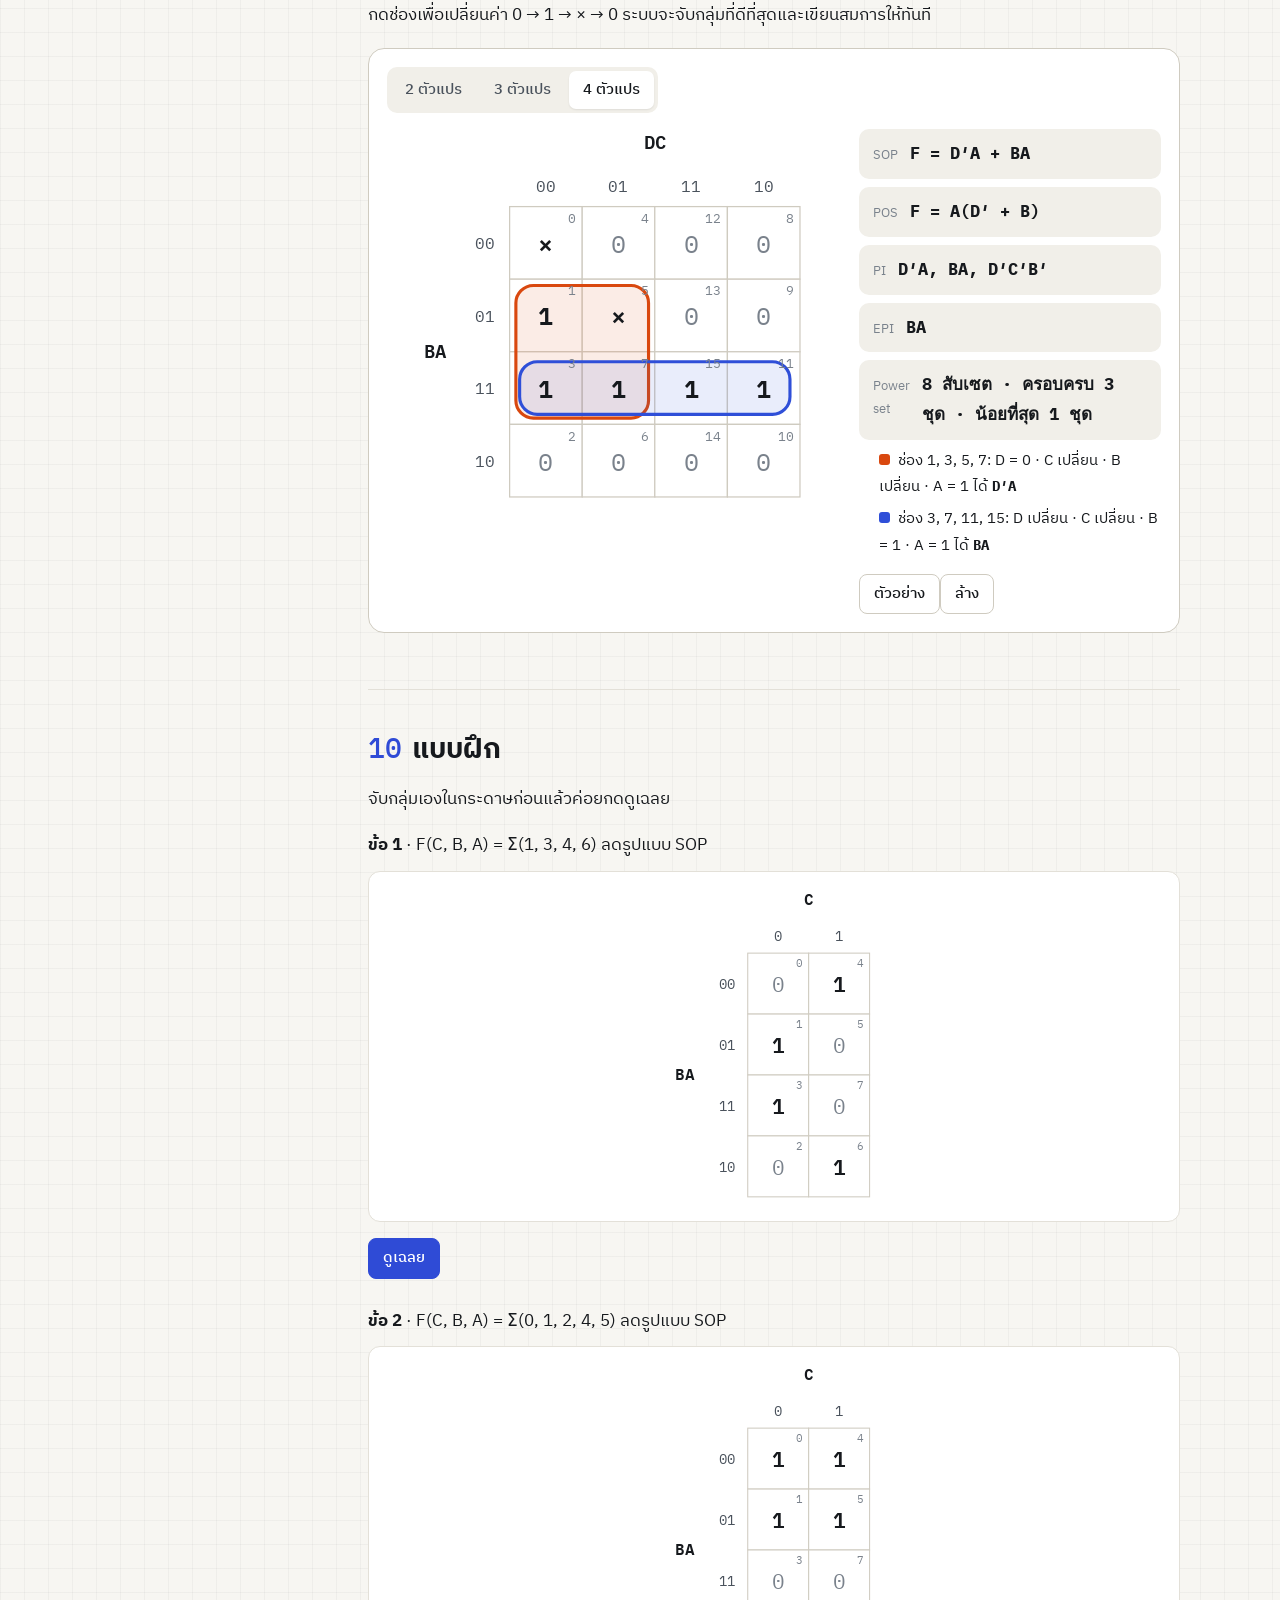
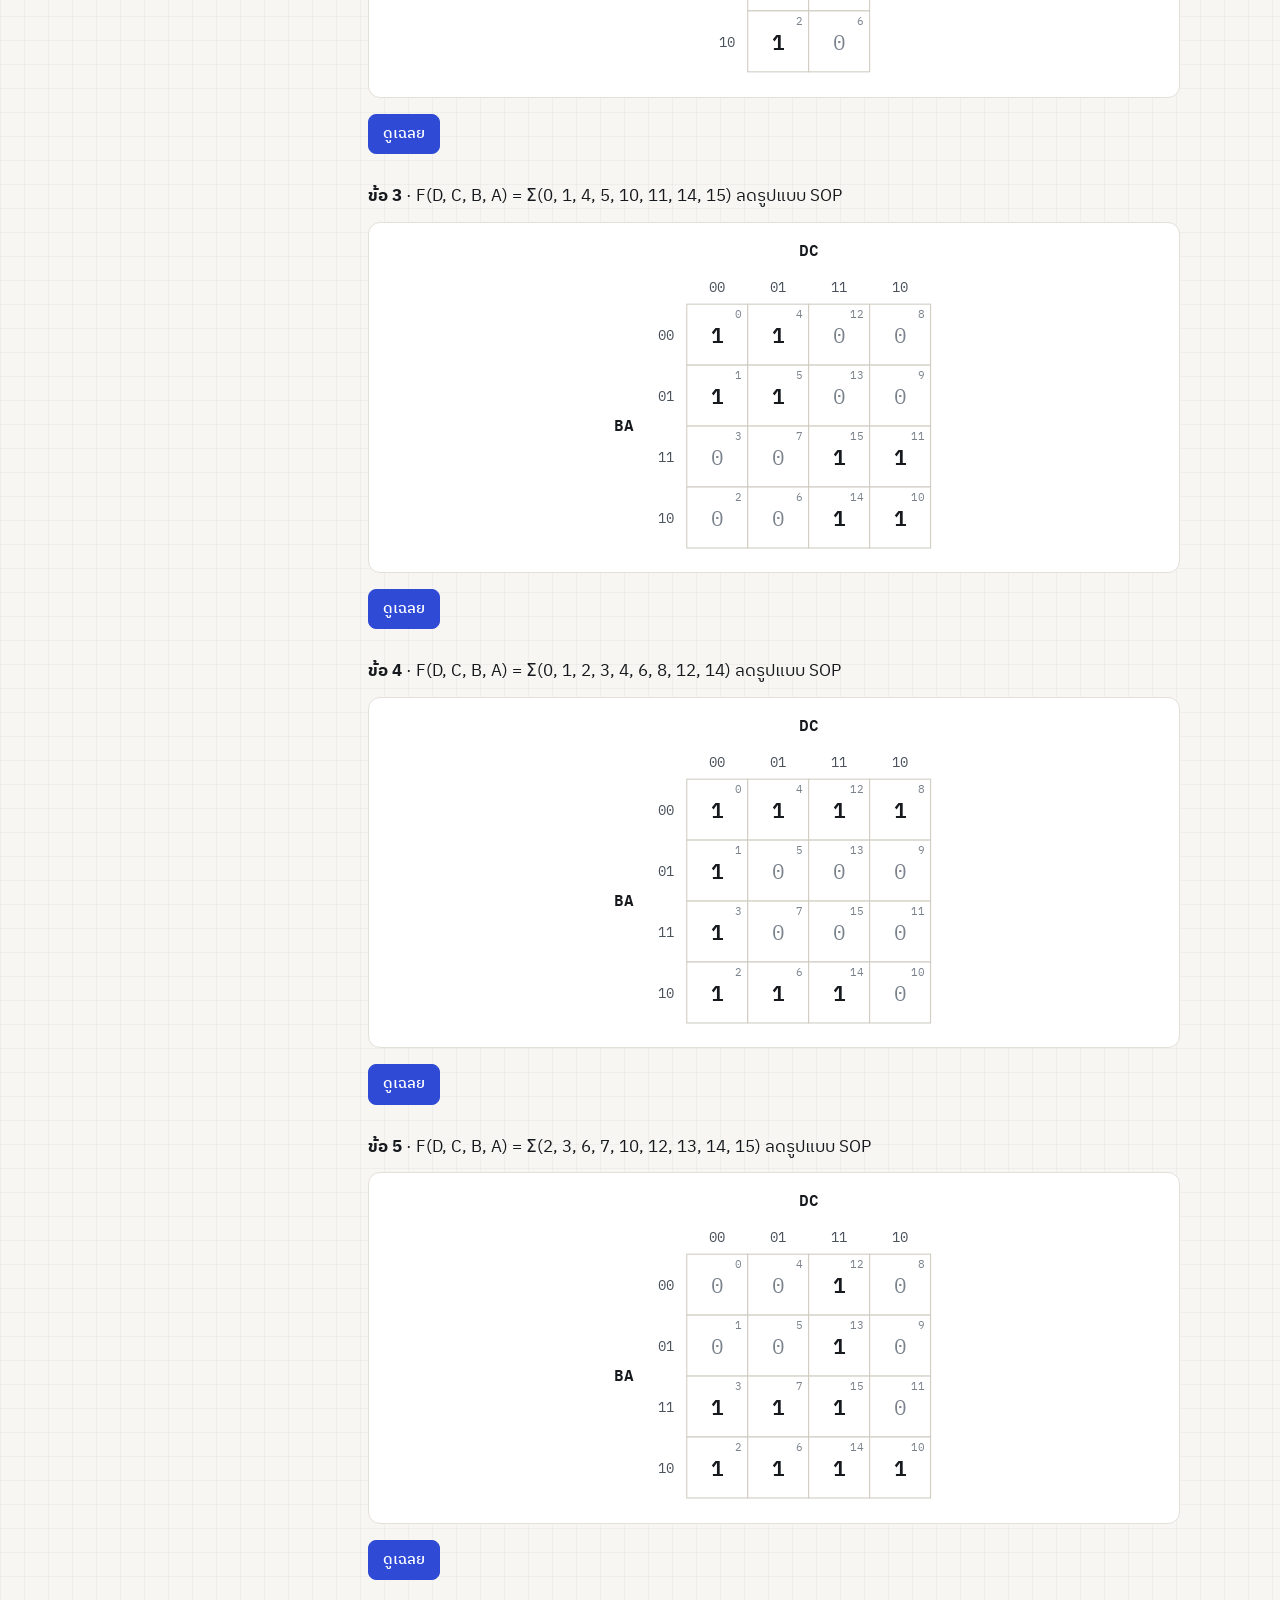
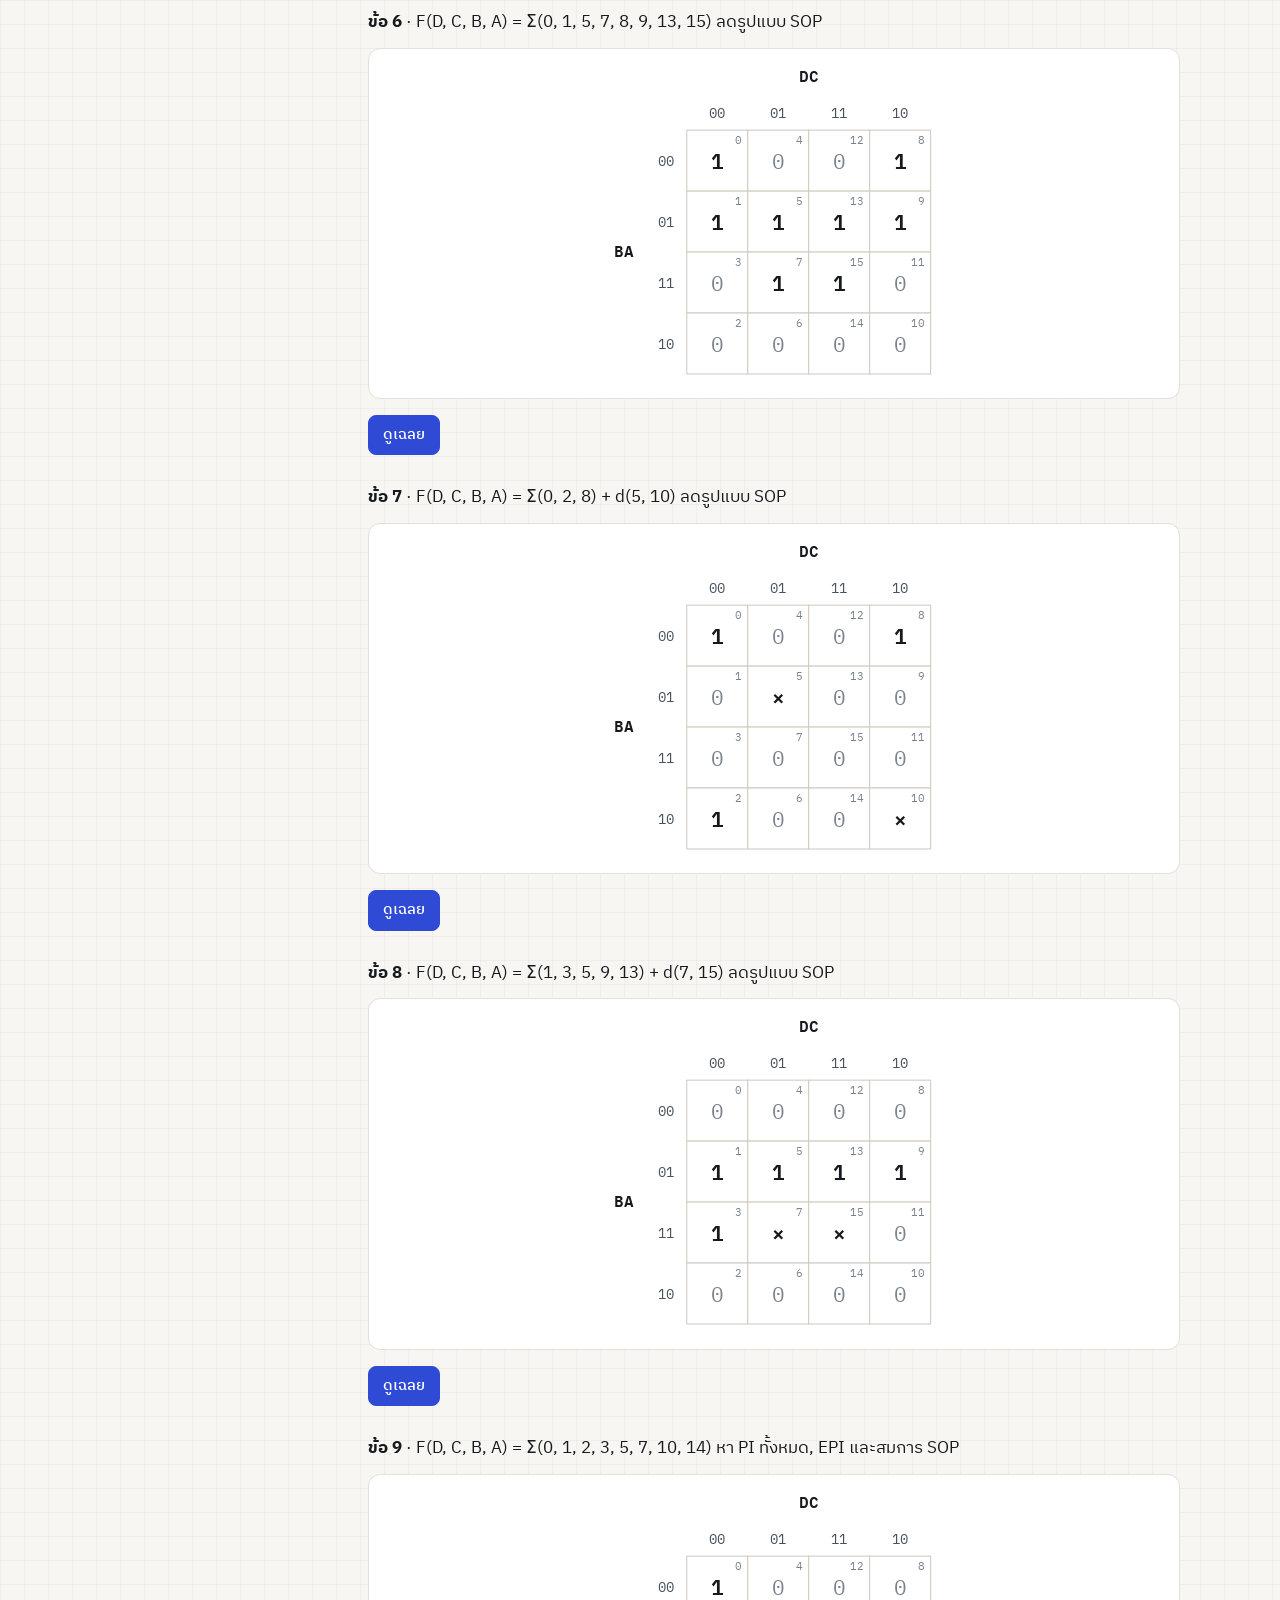
<file: topics/k-map.html>
<!doctype html>
<html lang="th">
<head>
  <meta charset="utf-8">
  <meta name="viewport" content="width=device-width, initial-scale=1">
  <meta name="color-scheme" content="light">
  <meta name="description" content="บทพิเศษ Karnaugh map สูงสุด 4 ตัวแปร ใช้ตัวแปร DCBA แถว BA คอลัมน์ DC: การจับกลุ่ม don't care รูป SOP และ POS พร้อม K-map ที่กดลองได้และแบบฝึก">
  <title>K-map · CPE 2423</title>
  <link rel="preconnect" href="https://fonts.googleapis.com">
  <link rel="preconnect" href="https://fonts.gstatic.com" crossorigin>
  <link href="https://fonts.googleapis.com/css2?family=IBM+Plex+Mono:wght@400;500;600&family=IBM+Plex+Sans+Thai:wght@400;500;600;700&display=swap" rel="stylesheet">
  <link rel="stylesheet" href="../assets/style.css">
</head>
<body>
  <nav class="topbar">
    <div class="wrap">
      <a href="../index.html">← CPE 2423 ครึ่งหลัง</a>
      <span class="crumb">บทพิเศษ · K-map</span>
    </div>
  </nav>

  <header class="page-head wrap">
    <p class="eyebrow">บทพิเศษ</p>
    <h1>Karnaugh Map (K-map)</h1>
    <p class="lead">K-map คือตารางที่ช่วย<b>ลดรูปสมการลอจิก</b>ด้วยการจับกลุ่มช่องที่อยู่ติดกัน หน้านี้ใช้ตัวแปร <b>DCBA</b> โดย<b>แถวคือ BA</b> และ<b>คอลัมน์คือ DC</b> ตั้งแต่ 2 ถึง 4 ตัวแปร (ใหญ่สุด 4 × 4)</p>
  </header>

  <div class="wrap layout">
    <details class="toc" open>
      <summary>สารบัญ</summary>
      <ol>
        <li><a href="#what">K-map คืออะไร</a></li>
        <li><a href="#layout">รูปแบบตาราง DCBA</a></li>
        <li><a href="#rules">กฎการจับกลุ่ม</a></li>
        <li><a href="#read">อ่านสมการจากกลุ่ม</a></li>
        <li><a href="#prime">Prime implicant (PI)</a></li>
        <li><a href="#examples">ตัวอย่างทีละขั้น</a></li>
        <li><a href="#dontcare">Don't care (×)</a></li>
        <li><a href="#pos">รูป POS (จับกลุ่ม 0)</a></li>
        <li><a href="#sim">ลองกด K-map</a></li>
        <li><a href="#practice">แบบฝึก</a></li>
        <li><a href="#recap">สรุปก่อนสอบ</a></li>
      </ol>
    </details>

    <main class="content">
      <!-- 1 -->
      <section id="what">
        <h2><span class="num">1</span>K-map คืออะไร</h2>
        <p>K-map คือ truth table ที่จัดเรียงใหม่ให้<b>ช่องที่อยู่ติดกันต่างกันแค่ 1 บิต</b> จึงมองเห็นคู่ที่ยุบรวมกันได้ทันที ตามกฎ <span class="mono">XA + XA′ = X</span></p>
        <div class="callout tip">
          <b>ตัวอย่างการยุบ</b>
          ช่อง D′C′B′A กับ D′C′BA ต่างกันแค่ B: <span class="mono">D′C′B′A + D′C′BA = D′C′A(B′ + B) = D′C′A</span> ตัวแปรที่เปลี่ยนค่าจะหายไป
        </div>
        <p>ผลลัพธ์คือสมการที่ใช้เกตน้อยลง ซึ่งเป็นขั้นที่ใช้ตอนแปลง flip-flop และออกแบบวงจร</p>
      </section>

      <!-- 2 -->
      <section id="layout">
        <h2><span class="num">2</span>รูปแบบตาราง DCBA</h2>
        <p>ตัวแปรเรียงเป็น D C B A โดย <b>D เป็นบิตสูงสุด</b> เลขในช่องคือ minterm: <span class="mono">เลขช่อง = 8D + 4C + 2B + A</span></p>
        <div class="km-trio">
          <figure class="figure" data-km-numbers="4"><figcaption>4 ตัวแปร DCBA: แถว BA, คอลัมน์ DC</figcaption></figure>
          <figure class="figure" data-km-numbers="3"><figcaption>3 ตัวแปร CBA: แถว BA, คอลัมน์ C</figcaption></figure>
          <figure class="figure" data-km-numbers="2"><figcaption>2 ตัวแปร BA: แถว A, คอลัมน์ B</figcaption></figure>
        </div>
        <div class="callout warn">
          <b>หัวตารางเรียง 00, 01, 11, 10 ไม่ใช่ 00, 01, 10, 11</b>
          ลำดับนี้คือ Gray code เปลี่ยนทีละ 1 บิต เลขช่องจึงไม่เรียงกัน: แถว BA = 00 คือ 0, 4, 12, 8 และแถว BA = 10 อยู่ล่างสุดคือ 2, 6, 14, 10
        </div>
        <div class="table-scroll">
          <table class="tt">
            <thead><tr><th>ขนาด</th><th>ตัวแปร</th><th>แถว</th><th>คอลัมน์</th><th>จำนวนช่อง</th></tr></thead>
            <tbody>
              <tr><td>2 × 2</td><td>B A</td><td>A</td><td>B</td><td>4</td></tr>
              <tr><td>4 × 2</td><td>C B A</td><td>B A</td><td>C</td><td>8</td></tr>
              <tr><td>4 × 4</td><td>D C B A</td><td>B A</td><td>D C</td><td>16</td></tr>
            </tbody>
          </table>
        </div>
        <p style="margin-top: 10px;">ถ้าโจทย์ใช้ตารางคนละแบบ เช่นเรียงเป็น ABCD เลขช่องจะไม่ตรงกับหน้านี้ ให้ดูหัวตารางของโจทย์ก่อนเสมอ</p>
      </section>

      <!-- 3 -->
      <section id="rules">
        <h2><span class="num">3</span>กฎการจับกลุ่ม</h2>
        <ol>
          <li><b>จับเฉพาะ 1</b> (รูป SOP) ห้ามมี 0 ในกลุ่ม</li>
          <li>ขนาดกลุ่มต้องเป็น <b>1, 2, 4, 8 หรือ 16</b> ช่องเท่านั้น</li>
          <li>กลุ่มต้องเป็น<b>สี่เหลี่ยมผืนผ้า</b> ห้ามทแยงมุม ห้ามเป็นรูปตัว L</li>
          <li>ทำกลุ่มให้<b>ใหญ่ที่สุด</b> กลุ่มใหญ่ได้ตัวแปรน้อยกว่า</li>
          <li>ใช้<b>จำนวนกลุ่มน้อยที่สุด</b> ที่ครอบ 1 ได้ครบ (ดูวิธีเลือกใน<a href="#prime">หัวข้อ 5</a>)</li>
          <li>กลุ่มซ้อนกันได้ ช่องเดียวอยู่ได้หลายกลุ่ม</li>
          <li><b>ขอบตารางต่อกัน:</b> ซ้ายต่อขวา บนต่อล่าง และ 4 มุมเป็นกลุ่มเดียวกันได้</li>
        </ol>
        <div class="km-quad">
          <figure class="figure" data-km='{"n":4,"ones":[0,2,4,6]}'><figcaption>บนต่อล่าง: 0, 2, 4, 6 ได้ D′A′</figcaption></figure>
          <figure class="figure" data-km='{"n":4,"ones":[0,1,8,9]}'><figcaption>ซ้ายต่อขวา: 0, 1, 8, 9 ได้ C′B′</figcaption></figure>
          <figure class="figure" data-km='{"n":4,"ones":[0,2,8,10]}'><figcaption>4 มุม: 0, 2, 8, 10 ได้ C′A′</figcaption></figure>
          <figure class="figure" data-km='{"n":4,"ones":[5,7,13,15]}'><figcaption>ตรงกลาง: 5, 7, 13, 15 ได้ CA</figcaption></figure>
        </div>
      </section>

      <!-- 4 -->
      <section id="read">
        <h2><span class="num">4</span>อ่านสมการจากกลุ่ม</h2>
        <p>ดูทีละตัวแปรในกลุ่ม: <b>ตัวแปรที่เปลี่ยนค่าตัดทิ้ง</b> ตัวแปรที่คงที่ให้เก็บไว้ ถ้าคงที่เป็น 1 เขียนตัวแปรปกติ ถ้าคงที่เป็น 0 เขียนนิเสธ (′)</p>
        <div class="table-scroll">
          <table class="tt">
            <thead><tr><th>ขนาดกลุ่ม</th><th>ตัดตัวแปร</th><th>เหลือ (K-map 4 ตัวแปร)</th></tr></thead>
            <tbody>
              <tr><td>1 ช่อง</td><td>0 ตัว</td><td>4 ตัวแปร</td></tr>
              <tr><td>2 ช่อง</td><td>1 ตัว</td><td>3 ตัวแปร</td></tr>
              <tr><td>4 ช่อง</td><td>2 ตัว</td><td>2 ตัวแปร</td></tr>
              <tr><td>8 ช่อง</td><td>3 ตัว</td><td>1 ตัวแปร</td></tr>
              <tr><td>16 ช่อง</td><td>4 ตัว</td><td class="txt">เหลือ F = 1</td></tr>
            </tbody>
          </table>
        </div>
        <div class="callout tip">
          <b>ตัวอย่าง: กลุ่ม 0, 1, 8, 9</b>
          เลขฐานสอง DCBA คือ 0000, 0001, 1000, 1001 · D เปลี่ยน ตัดทิ้ง · C = 0 คงที่ ได้ C′ · B = 0 คงที่ ได้ B′ · A เปลี่ยน ตัดทิ้ง · จึงได้ <span class="mono">C′B′</span>
        </div>
      </section>

      <!-- 5 -->
      <section id="prime">
        <h2><span class="num">5</span>Prime implicant (PI)</h2>
        <p>การจับกลุ่มให้ถูกวิธีคือหา <b>PI ทั้งหมด</b>ก่อน แล้วค่อยเลือกชุดที่น้อยที่สุด คำศัพท์ที่ต้องรู้มี 4 คำ</p>
        <div class="table-scroll">
          <table class="tt">
            <thead><tr><th>คำ</th><th>ความหมาย</th><th>ต้องใส่ในคำตอบไหม</th></tr></thead>
            <tbody>
              <tr><td class="txt">Implicant</td><td class="txt">กลุ่ม 1, 2, 4, 8 หรือ 16 ช่องที่ไม่มี 0 จะเล็กแค่ไหนก็ได้</td><td class="txt">ไม่จำเป็น</td></tr>
              <tr><td class="txt">Prime implicant (PI)</td><td class="txt">Implicant ที่<b>ขยายให้ใหญ่ขึ้นอีกไม่ได้</b> เพราะถ้าขยายจะไปโดน 0</td><td class="txt">เลือกจากชุดนี้เท่านั้น</td></tr>
              <tr><td class="txt">Essential PI (EPI)</td><td class="txt">PI ที่เป็น<b>ตัวเดียว</b>ที่ครอบ 1 ช่องใดช่องหนึ่ง</td><td class="txt"><b>ต้องใส่เสมอ</b></td></tr>
              <tr><td class="txt">Non-essential PI</td><td class="txt">PI ที่ทุกช่อง 1 ของมันมี PI อื่นครอบได้ด้วย</td><td class="txt">ใส่เท่าที่จำเป็น</td></tr>
            </tbody>
          </table>
        </div>

        <h3>ขั้นตอน</h3>
        <ol>
          <li><b>หา PI ทั้งหมด</b> (prime implicant set): ไล่ทีละช่อง 1 แล้วขยายกลุ่มจนขยายต่อไม่ได้</li>
          <li><b>หา EPI:</b> ดูแต่ละช่อง 1 ถ้ามี PI ครอบตัวเดียว PI นั้นคือ EPI</li>
          <li><b>ใส่ EPI ทุกตัว</b> แล้วขีดช่อง 1 ที่ครอบแล้วออก</li>
          <li><b>เลือก PI ที่เหลือ</b>ให้น้อยที่สุดเพื่อครอบ 1 ที่ยังเหลือ</li>
        </ol>
        <h3>หาคำตอบด้วย power set ของ PI</h3>
        <p>Power set คือเซตของ<b>สับเซตทั้งหมด</b> ถ้ามี PI n ตัว จะมี 2<sup>n</sup> สับเซต แต่ละสับเซตคือคำตอบที่เป็นไปได้ 1 แบบ เพราะคำตอบที่น้อยที่สุดต้องประกอบจาก PI เท่านั้น จึงไล่ได้ดังนี้</p>
        <ol>
          <li>เขียนสับเซตของ PI ทุกแบบ รวมเซตว่าง</li>
          <li>เช็กว่าแต่ละสับเซตครอบ 1 ครบทุกช่องไหม (ช่อง × ไม่ต้องครอบ)</li>
          <li>จากชุดที่ครบ เลือก<b>เทอมน้อยที่สุด</b> ถ้าเท่ากันเลือก<b>ตัวแปรน้อยที่สุด</b></li>
        </ol>
        <div class="table-scroll">
          <table class="tt">
            <thead><tr><th>จำนวน PI</th><th>จำนวนสับเซต</th><th>ถ้าล็อก EPI ไว้ 2 ตัว</th></tr></thead>
            <tbody>
              <tr><td>3</td><td>2³ = 8</td><td>2¹ = 2</td></tr>
              <tr><td>4</td><td>2⁴ = 16</td><td>2² = 4</td></tr>
              <tr><td>6</td><td>2⁶ = 64</td><td>2⁴ = 16</td></tr>
            </tbody>
          </table>
        </div>
        <div class="callout tip">
          <b>EPI ช่วยลดงาน</b>
          วิธีนี้ไล่ครบทุกแบบจึงไม่พลาดคำตอบ แต่จำนวนสับเซตเพิ่มเท่าตัวทุกครั้งที่มี PI เพิ่ม 1 ตัว EPI ต้องอยู่ในคำตอบเสมอ จึงล็อกไว้แล้วหา power set เฉพาะ PI ที่เหลือก็พอ
        </div>
        <div class="callout tip">
          <b>อ่านตาราง PI</b>
          แถวคือ PI คอลัมน์คือช่อง 1 · ● คือ PI นั้นครอบช่องนั้น · ◉ คือมี PI นี้ครอบ<b>ตัวเดียว</b> จึงเป็น EPI · แถวที่ระบายคือ EPI · ช่อง × ไม่ต้องอยู่ในตาราง เพราะไม่ต้องครอบให้ครบ แต่ PI ใช้ × ขยายกลุ่มได้
        </div>
        <div data-km-pi='{"title":"ตัวอย่างที่ 1 · PI ที่ไม่ต้องใช้: F(C, B, A) = Σ(0, 1, 3, 7)","n":3,"ones":[0,1,3,7],"note":"C′A เป็น PI จริง แต่ทุกช่องของมันถูก EPI ครอบหมดแล้ว ถ้าใส่เข้าไปจะได้กลุ่มเกิน"}'></div>
        <div data-km-pi='{"title":"ตัวอย่างที่ 2 · เลือกได้มากกว่าหนึ่งแบบ: F(D, C, B, A) = Σ(1, 3, 5, 7, 8, 12, 13)","n":4,"ones":[1,3,5,7,8,12,13],"note":"ช่อง 13 เหลืออยู่และมี PI ครอบ 2 ตัวขนาดเท่ากัน เลือกตัวไหนก็ถูก"}'></div>
        <div data-km-pi='{"title":"ตัวอย่างที่ 3 · ไม่มี EPI เลย: F(C, B, A) = Σ(0, 1, 2, 5, 6, 7)","n":3,"ones":[0,1,2,5,6,7],"note":"ทุกช่องมี PI ครอบ 2 ตัว (cyclic) จึงต้องเลือก PI เองทั้งหมด ลองเริ่มจาก PI ตัวหนึ่งแล้วไล่ต่อเป็นวง"}'></div>
      </section>

      <!-- 6 -->
      <section id="examples">
        <h2><span class="num">6</span>ตัวอย่างทีละขั้น</h2>
        <div data-km-example='{"title":"ตัวอย่างที่ 1 · 2 ตัวแปร F(B, A) = Σ(1, 2, 3)","n":2,"ones":[1,2,3]}'></div>
        <div data-km-example='{"title":"ตัวอย่างที่ 2 · 3 ตัวแปร F(C, B, A) = Σ(0, 2, 4, 5, 6)","n":3,"ones":[0,2,4,5,6]}'></div>
        <div data-km-example='{"title":"ตัวอย่างที่ 3 · 4 ตัวแปร F(D, C, B, A) = Σ(0, 2, 5, 7, 8, 10, 13, 15)","n":4,"ones":[0,2,5,7,8,10,13,15]}'></div>
      </section>

      <!-- 7 -->
      <section id="dontcare">
        <h2><span class="num">7</span>Don't care (×)</h2>
        <p>× คือช่องที่ไม่สนใจค่า เพราะ input แบบนั้นไม่เกิดขึ้นหรือ output เป็นอะไรก็ได้ <b>เลือกนับ × เป็น 1 ได้เมื่อทำให้กลุ่มใหญ่ขึ้น</b> แต่ไม่ต้องครอบ × ทุกช่อง และไม่ต้องสร้างกลุ่มเพื่อครอบ × อย่างเดียว</p>
        <div class="two-col">
          <figure class="figure" data-km='{"n":4,"ones":[1,3,7,11,15],"eq":1}'><figcaption>ไม่มี ×</figcaption></figure>
          <figure class="figure" data-km='{"n":4,"ones":[1,3,7,11,15],"dcs":[0,5],"eq":1}'><figcaption>มี × ที่ช่อง 0, 5</figcaption></figure>
        </div>
        <p>ใช้ × ช่อง 5 เป็น 1 กลุ่ม 1, 3, 5, 7 จึงเป็น 4 ช่อง สมการสั้นลง ส่วน × ช่อง 0 ไม่ได้ใช้ ปล่อยไว้ได้ · ตาราง excitation ของ JK และ SR ใน<a href="../summary.html#excitation">หน้าสรุป</a>ใช้ × แบบเดียวกันนี้</p>
      </section>

      <!-- 8 -->
      <section id="pos">
        <h2><span class="num">8</span>รูป POS (จับกลุ่ม 0)</h2>
        <p>ถ้าต้องการรูปผลคูณของผลบวก (Product of Sums) ให้<b>จับกลุ่ม 0</b> แล้วอ่านกลับด้าน: ตัวแปรคงที่เป็น 0 เขียนตัวแปรปกติ คงที่เป็น 1 เขียนนิเสธ และแต่ละกลุ่มเป็นวงเล็บบวก</p>
        <div class="two-col">
          <figure class="figure" data-km='{"n":4,"ones":[0,1,2,5,8,9,10],"eq":1}'><figcaption>SOP: จับกลุ่ม 1</figcaption></figure>
          <figure class="figure" data-km='{"n":4,"ones":[0,1,2,5,8,9,10],"pos":1,"eq":1}'><figcaption>POS: จับกลุ่ม 0</figcaption></figure>
        </div>
        <div class="callout tip">
          <b>ที่มาของการอ่านกลับด้าน</b>
          กลุ่ม 0 ให้สมการของ F′ แบบ SOP แล้วใช้ De Morgan: เทอม <span class="mono">DC</span> ใน F′ กลายเป็น <span class="mono">(D′ + C′)</span> ใน F
        </div>
      </section>

      <!-- 9 -->
      <section id="sim">
        <h2><span class="num">9</span>ลองกด K-map</h2>
        <p>กดช่องเพื่อเปลี่ยนค่า 0 → 1 → × → 0 ระบบจะจับกลุ่มที่ดีที่สุดและเขียนสมการให้ทันที</p>
        <div class="sim" id="km-sim">
          <div class="tabs" role="tablist" aria-label="จำนวนตัวแปร">
            <button role="tab" type="button" data-n="2">2 ตัวแปร</button>
            <button role="tab" type="button" data-n="3">3 ตัวแปร</button>
            <button role="tab" type="button" data-n="4">4 ตัวแปร</button>
          </div>
          <div class="sim-grid km-sim-grid">
            <div class="km-live"></div>
            <div>
              <p class="km-eq"><span>SOP</span><b data-sop></b></p>
              <p class="km-eq"><span>POS</span><b data-pos></b></p>
              <p class="km-eq"><span>PI</span><b data-pi></b></p>
              <p class="km-eq"><span>EPI</span><b data-epi></b></p>
              <p class="km-eq"><span>Power set</span><b data-ps></b></p>
              <ul class="km-terms" data-terms></ul>
              <div class="actions"><button class="btn" type="button" data-sample>ตัวอย่าง</button><button class="btn" type="button" data-clear>ล้าง</button></div>
            </div>
          </div>
        </div>
      </section>

      <!-- 10 -->
      <section id="practice">
        <h2><span class="num">10</span>แบบฝึก</h2>
        <p>จับกลุ่มเองในกระดาษก่อนแล้วค่อยกดดูเฉลย</p>
        <div id="km-practice"></div>
      </section>

      <!-- 11 -->
      <section id="recap">
        <h2><span class="num">11</span>สรุปก่อนสอบ</h2>
        <div class="keypoints">
          <div class="kp"><div class="k">รูปแบบตาราง</div><div class="v">แถว BA · คอลัมน์ DC</div><p>เลขช่อง = 8D + 4C + 2B + A</p></div>
          <div class="kp"><div class="k">หัวตาราง</div><div class="v">00, 01, 11, 10</div><p>Gray code เปลี่ยนทีละบิต</p></div>
          <div class="kp"><div class="k">ขนาดกลุ่ม</div><div class="v">1, 2, 4, 8, 16</div><p>ใหญ่ที่สุด และน้อยกลุ่มที่สุด</p></div>
          <div class="kp"><div class="k">PI</div><div class="v">กลุ่มที่ขยายต่อไม่ได้</div><p>EPI คือ PI ที่ครอบ 1 บางช่องตัวเดียว ต้องใส่เสมอ</p></div>
          <div class="kp"><div class="k">Power set ของ PI</div><div class="v">PI n ตัว = 2ⁿ สับเซต</div><p>เลือกชุดที่ครอบครบและน้อยที่สุด</p></div>
          <div class="kp"><div class="k">อ่านสมการ</div><div class="v">ตัวที่เปลี่ยนตัดทิ้ง</div><p>คงที่ 1 = ปกติ · คงที่ 0 = นิเสธ</p></div>
        </div>
        <div class="callout warn">
          <b>จุดที่พลาดบ่อย</b>
          <ul style="margin: 6px 0 0;">
            <li>เรียงหัวตารางเป็น 00, 01, 10, 11 ทำให้ช่องติดกันต่างกัน 2 บิต</li>
            <li>ใส่ค่าผิดช่อง: แถว BA = 11 อยู่ก่อน BA = 10 และคอลัมน์ DC = 11 อยู่ก่อน DC = 10</li>
            <li>ลืมว่าขอบต่อกัน โดยเฉพาะกลุ่ม 4 มุม</li>
            <li>จับกลุ่ม 3 หรือ 6 ช่อง</li>
            <li>สร้างกลุ่มที่ทุกช่องถูกกลุ่มอื่นครอบหมดแล้ว (กลุ่มเกิน) ซึ่งมักเป็น non-essential PI</li>
            <li>คิดว่า PI ทุกตัวต้องอยู่ในคำตอบ (ต้องมีเฉพาะ EPI ส่วน PI อื่นใส่เท่าที่จำเป็น)</li>
            <li>นึกว่าคำตอบมีแบบเดียว บางฟังก์ชันมีคำตอบที่น้อยที่สุดหลายแบบ</li>
            <li>นับ power set ผิดเพราะลืมเซตว่าง (PI 3 ตัวมี 8 สับเซต ไม่ใช่ 7)</li>
            <li>สร้างกลุ่มเพื่อครอบ × อย่างเดียว</li>
          </ul>
        </div>
        <nav class="pager" aria-label="หัวข้อก่อนหน้าและถัดไป">
          <a href="shift-registers.html"><small>← ก่อนหน้า</small>Shift Registers</a>
          <a class="next" href="combinational-components.html"><small>ถัดไป →</small>Combinational Components</a>
        </nav>
      </section>
    </main>
  </div>

  <footer class="site-footer">
    <div class="wrap"><a href="../index.html">← กลับหน้าแรก</a> · CPE 2423 ครึ่งหลัง</div>
  </footer>

  <script src="../assets/logic-kit.js"></script>
  <script>
    (function () {
      "use strict";
      const { kmapCover, kmapPrimeInfo, kmapPowerSet, kmapTerm, kmapSOP, kmapPOS, kmapSvg, kmapNames, inCube, KMAP_COLORS, tocSpy } = LK;

      const cellsOf = (n, ones, dcs = []) => Array.from({ length: 1 << n }, (_, i) => (ones.includes(i) ? "1" : dcs.includes(i) ? "×" : "0"));
      const zerosOf = (n, ones, dcs = []) => [...Array(1 << n).keys()].filter((i) => !ones.includes(i) && !dcs.includes(i));
      const membersOf = (n, c) => [...Array(1 << n).keys()].filter((i) => inCube(c, i));
      const fName = (n) => `F(${kmapNames(n).join(", ")})`;

      // Line by line: which variables stay fixed in a group, and the term that leaves.
      function explain(n, c) {
        const names = kmapNames(n), parts = names.map((x, k) => {
          const b = 1 << (n - 1 - k);
          return c.m & b ? `${x} เปลี่ยน` : `${x} = ${c.v & b ? 1 : 0}`;
        });
        return `ช่อง ${membersOf(n, c).join(", ")}: ${parts.join(" · ")} ได้ <b class="mono">${kmapTerm(n, c)}</b>`;
      }
      const chip = (g) => `<span class="km-dot" style="background:${KMAP_COLORS[g % KMAP_COLORS.length]}"></span>`;

      // Layout maps showing the minterm number of each cell.
      document.querySelectorAll("[data-km-numbers]").forEach((el) => {
        const n = +el.dataset.kmNumbers;
        el.insertAdjacentHTML("afterbegin", kmapSvg(n, Array.from({ length: 1 << n }, (_, i) => String(i)), { numbers: false }));
      });

      // Static maps: the groups always come from the solver, so a drawing cannot disagree with its equation.
      document.querySelectorAll("[data-km]").forEach((el) => {
        const { n, ones, dcs = [], pos, eq } = JSON.parse(el.dataset.km);
        const terms = pos ? kmapCover(n, zerosOf(n, ones, dcs), dcs) : kmapCover(n, ones, dcs);
        const cap = eq ? `<p class="km-result">F = ${pos ? kmapPOS(n, terms) : kmapSOP(n, terms)}</p>` : "";
        el.insertAdjacentHTML("afterbegin", kmapSvg(n, cellsOf(n, ones, dcs), { groups: terms, numbers: false }) + cap);
      });

      document.querySelectorAll("[data-km-example]").forEach((el) => {
        const { title, n, ones } = JSON.parse(el.dataset.kmExample), terms = kmapCover(n, ones);
        el.className = "km-example";
        el.innerHTML = `<h3>${title}</h3><div class="two-col"><figure class="figure" style="margin:0;">${kmapSvg(n, cellsOf(n, ones), { groups: terms })}</figure><div>
          <ol class="km-steps">${terms.map((c, g) => `<li>${chip(g)}${explain(n, c)}</li>`).join("")}</ol>
          <p class="km-result">F = ${kmapSOP(n, terms)}</p></div></div>`;
      });

      // Prime implicant walk-through: all PIs on the map, the chart, then the choice left after the essentials.
      function piSteps(n, ones, dcs = []) {
        const info = kmapPrimeInfo(n, ones, dcs), T = (c) => `<b class="mono">${kmapTerm(n, c)}</b>`;
        const pis = info.primes.map((c, g) => `<li>${chip(g)}${T(c)} ครอบช่อง ${membersOf(n, c).join(", ")}</li>`).join("");
        const epi = info.essential.length
          ? info.essential.map((c) => `${T(c)} (ช่อง ${info.alone.get(c).join(", ")} มีตัวนี้ครอบตัวเดียว)`).join(" · ")
          : "ไม่มี เพราะทุกช่อง 1 มี PI ครอบมากกว่าหนึ่งตัว";
        const left = info.left.length ? `เหลือช่อง ${info.left.join(", ")} ต้องเลือก PI เพิ่ม` : "EPI ครอบ 1 ครบทุกช่องแล้ว ไม่ต้องเลือกเพิ่ม";
        const answers = info.choices.map((pick) => `<p class="km-result">F = ${kmapSOP(n, [...info.essential, ...pick])}</p>`).join("");
        return `<p style="margin:0;"><b>PI ทั้งหมด ${info.primes.length} ตัว</b></p><ul class="km-steps">${pis}</ul>
          <p style="margin:8px 0 0;"><b>EPI:</b> ${epi}</p>
          <p style="margin:8px 0 0;">${left}${info.choices.length > 1 ? ` · คำตอบที่น้อยที่สุดมี ${info.choices.length} แบบ` : ""}</p>${answers}`;
      }
      function piChart(n, ones, dcs = []) {
        const info = kmapPrimeInfo(n, ones, dcs), cols = [...ones].sort((a, b) => a - b);
        return `<div class="table-scroll"><table class="tt km-chart"><thead><tr><th>PI</th>${cols.map((i) => `<th>${i}</th>`).join("")}</tr></thead><tbody>` +
          info.primes.map((c) => `<tr${info.alone.has(c) ? ' class="on"' : ""}><td>${kmapTerm(n, c)}</td>${cols.map((i) => `<td>${!inCube(c, i) ? "" : (info.alone.get(c) || []).includes(i) ? "◉" : "●"}</td>`).join("")}</tr>`).join("") + "</tbody></table></div>";
      }
      // Power set of the PIs as a table; the winning rows are highlighted.
      const subsetName = (n, pick) => (pick.length ? `{${pick.map((c) => kmapTerm(n, c)).join(", ")}}` : "{ }");
      const psRows = (n, rows) => `<div class="table-scroll"><table class="tt km-chart"><thead><tr><th>สับเซต</th><th>ช่องที่ครอบ</th><th>ครอบครบไหม</th></tr></thead><tbody>` +
        rows.map((r) => `<tr${r.best ? ' class="on"' : ""}><td>${subsetName(n, r.pick)}</td><td class="txt">${r.covered.join(", ") || "ไม่มี"}</td><td class="txt">${r.best ? "ครบ น้อยที่สุด" : r.full ? "ครบ แต่ไม่น้อยที่สุด" : "ไม่ครบ"}</td></tr>`).join("") + "</tbody></table></div>";
      function powerSet(n, ones, dcs = []) {
        const info = kmapPrimeInfo(n, ones, dcs), all = kmapPowerSet(n, ones, dcs), locked = kmapPowerSet(n, ones, dcs, info.essential);
        const p = info.primes.length, r = p - info.essential.length, full = all.filter((x) => x.full).length;
        let out = `<p class="fill-sub">Power set ของ PI</p><p style="margin:0 0 8px;">PI ${p} ตัว ได้ 2<sup>${p}</sup> = ${all.length} สับเซต · ครอบครบ ${full} ชุด · น้อยที่สุด ${all.filter((x) => x.best).length} ชุด</p>`;
        if (p <= 3) return out + psRows(n, all);
        if (info.essential.length) {
          out += `<p style="margin:0 0 8px;">ล็อก EPI ${info.essential.length} ตัวแล้วเหลือ PI ${r} ตัว เช็กแค่ 2<sup>${r}</sup> = ${locked.length} สับเซต</p>` + psRows(n, locked);
          return out + `<details class="review" style="margin-top:10px;"><summary>ดูครบทั้ง ${all.length} สับเซต</summary><div style="padding:0 12px 12px;">${psRows(n, all)}</div></details>`;
        }
        return out + `<p style="margin:0 0 8px;">ไม่มี EPI ให้ล็อก จึงลดไม่ได้ ตารางนี้แสดงเฉพาะชุดที่น้อยที่สุด</p>` + psRows(n, all.filter((x) => x.best));
      }

      document.querySelectorAll("[data-km-pi]").forEach((el) => {
        const { title, n, ones, dcs = [], note } = JSON.parse(el.dataset.kmPi), info = kmapPrimeInfo(n, ones, dcs);
        el.className = "km-example";
        el.innerHTML = `<h3>${title}</h3><div class="two-col"><figure class="figure" style="margin:0;">${kmapSvg(n, cellsOf(n, ones, dcs), { groups: info.primes })}<figcaption>วาด PI ทุกตัว ไม่ใช่เฉพาะตัวที่เลือก</figcaption></figure>
          <div>${piSteps(n, ones, dcs)}</div></div><p class="fill-sub">ตาราง PI</p>${piChart(n, ones, dcs)}${powerSet(n, ones, dcs)}<p style="margin-top:10px;">${note}</p>`;
      });

      // Exercises: the answer and its groups are computed when the page loads. Each function has exactly one minimal answer.
      const PRACTICE = [
        { n: 3, ones: [1, 3, 4, 6] },
        { n: 3, ones: [0, 1, 2, 4, 5] },
        { n: 4, ones: [0, 1, 4, 5, 10, 11, 14, 15] },
        { n: 4, ones: [0, 1, 2, 3, 4, 6, 8, 12, 14] },
        { n: 4, ones: [2, 3, 6, 7, 10, 12, 13, 14, 15] },
        { n: 4, ones: [0, 1, 5, 7, 8, 9, 13, 15] },
        { n: 4, ones: [0, 2, 8], dcs: [10, 5] },
        { n: 4, ones: [1, 5, 9, 13, 3], dcs: [7, 15] },
        { n: 4, ones: [0, 1, 2, 3, 5, 7, 10, 14], pi: true },
        { n: 4, ones: [1, 3, 4, 5, 9, 11, 12, 13], pi: true },
        { n: 4, ones: [0, 4, 5, 7, 15], dcs: [1, 13], pi: true },
        { n: 3, ones: [0, 1, 5, 7], pi: true, ps: true },
        { n: 4, ones: [0, 1, 2, 3, 5, 7, 10, 14], pi: true, ps: true },
      ];
      const sigma = ({ n, ones, dcs = [] }) => `${fName(n)} = Σ(${[...ones].sort((a, b) => a - b).join(", ")})${dcs.length ? ` + d(${[...dcs].sort((a, b) => a - b).join(", ")})` : ""}`;
      const practice = document.getElementById("km-practice");
      practice.innerHTML = PRACTICE.map((p, k) => {
        const terms = kmapCover(p.n, p.ones, p.dcs);
        return `<div class="exercise">
          <p class="q-text"><b>ข้อ ${k + 1}</b> · ${sigma(p)} ${p.ps ? "หา PI แล้วไล่ power set เพื่อหาสมการ SOP" : p.pi ? "หา PI ทั้งหมด, EPI และสมการ SOP" : "ลดรูปแบบ SOP"}</p>
          <figure class="figure km-q" data-q="${k}" style="margin-top:8px;">${kmapSvg(p.n, cellsOf(p.n, p.ones, p.dcs))}</figure>
          <div class="actions"><button class="btn primary" type="button" data-show="${k}">ดูเฉลย</button></div>
          <div class="answer callout ok" data-ans="${k}" hidden><b>เฉลยข้อ ${k + 1}</b>
            ${p.pi ? piSteps(p.n, p.ones, p.dcs) + piChart(p.n, p.ones, p.dcs) + (p.ps ? powerSet(p.n, p.ones, p.dcs) : "") : `<ul class="km-steps">${terms.map((c, g) => `<li>${chip(g)}${explain(p.n, c)}</li>`).join("")}</ul>
            <p class="km-result">F = ${kmapSOP(p.n, terms)}</p>`}</div>
        </div>`;
      }).join("");
      practice.addEventListener("click", (e) => {
        const btn = e.target.closest("[data-show]");
        if (!btn) return;
        const k = +btn.dataset.show, p = PRACTICE[k], ans = practice.querySelector(`[data-ans="${k}"]`);
        ans.hidden = !ans.hidden;
        btn.textContent = ans.hidden ? "ดูเฉลย" : "ซ่อนเฉลย";
        practice.querySelector(`[data-q="${k}"]`).innerHTML = kmapSvg(p.n, cellsOf(p.n, p.ones, p.dcs), { groups: ans.hidden ? [] : p.pi ? kmapPrimeInfo(p.n, p.ones, p.dcs).primes : kmapCover(p.n, p.ones, p.dcs) });
      });

      // Interactive map.
      {
        const root = document.getElementById("km-sim"), $ = (s) => root.querySelector(s);
        const SAMPLE = { 2: { ones: [1, 2, 3] }, 3: { ones: [0, 2, 4, 5, 6] }, 4: { ones: [1, 3, 7, 11, 15], dcs: [0, 5] } };
        let n = 4, cells;
        const load = ({ ones = [], dcs = [] } = {}) => { cells = cellsOf(n, ones, dcs); render(); };
        function render(focus) {
          const ones = cells.flatMap((v, i) => (v === "1" ? [i] : [])), dcs = cells.flatMap((v, i) => (v === "×" ? [i] : []));
          const terms = kmapCover(n, ones, dcs);
          root.querySelectorAll("[role=tab]").forEach((b) => b.setAttribute("aria-selected", +b.dataset.n === n));
          $(".km-live").innerHTML = kmapSvg(n, cells, { groups: terms, live: true, scale: 1.25 });
          $("[data-sop]").textContent = `F = ${kmapSOP(n, terms)}`;
          $("[data-pos]").textContent = `F = ${kmapPOS(n, kmapCover(n, zerosOf(n, ones, dcs), dcs))}`;
          const info = kmapPrimeInfo(n, ones, dcs), names = (list) => list.map((c) => kmapTerm(n, c)).join(", ") || "ไม่มี";
          $("[data-pi]").textContent = names(info.primes);
          $("[data-epi]").textContent = names(info.essential);
          const sets = kmapPowerSet(n, ones, dcs), count = 2 ** info.primes.length;
          $("[data-ps]").textContent = sets.length ? `${count} สับเซต · ครอบครบ ${sets.filter((r) => r.full).length} ชุด · น้อยที่สุด ${sets.filter((r) => r.best).length} ชุด` : `${count} สับเซต`;
          $("[data-terms]").innerHTML = terms.map((c, g) => `<li>${chip(g)}${explain(n, c)}</li>`).join("") || `<li>ยังไม่มีช่องที่เป็น 1</li>`;
          if (focus !== undefined) $(`[data-cell="${focus}"]`).focus();
        }
        const cycle = (id) => { cells[id] = { 0: "1", 1: "×", "×": "0" }[cells[id]]; render(id); };
        root.addEventListener("click", (e) => {
          const cell = e.target.closest("[data-cell]"), tab = e.target.closest("[role=tab]");
          if (cell) return cycle(+cell.dataset.cell);
          if (tab) { n = +tab.dataset.n; return load(SAMPLE[n]); }
          if (e.target.closest("[data-sample]")) return load(SAMPLE[n]);
          if (e.target.closest("[data-clear]")) load();
        });
        root.addEventListener("keydown", (e) => {
          const cell = e.target.closest("[data-cell]");
          if (cell && (e.key === "Enter" || e.key === " ")) { e.preventDefault(); cycle(+cell.dataset.cell); }
        });
        load(SAMPLE[n]);
      }

      tocSpy(document.querySelector(".toc"));
    })();
  </script>
</body>
</html>
</file>
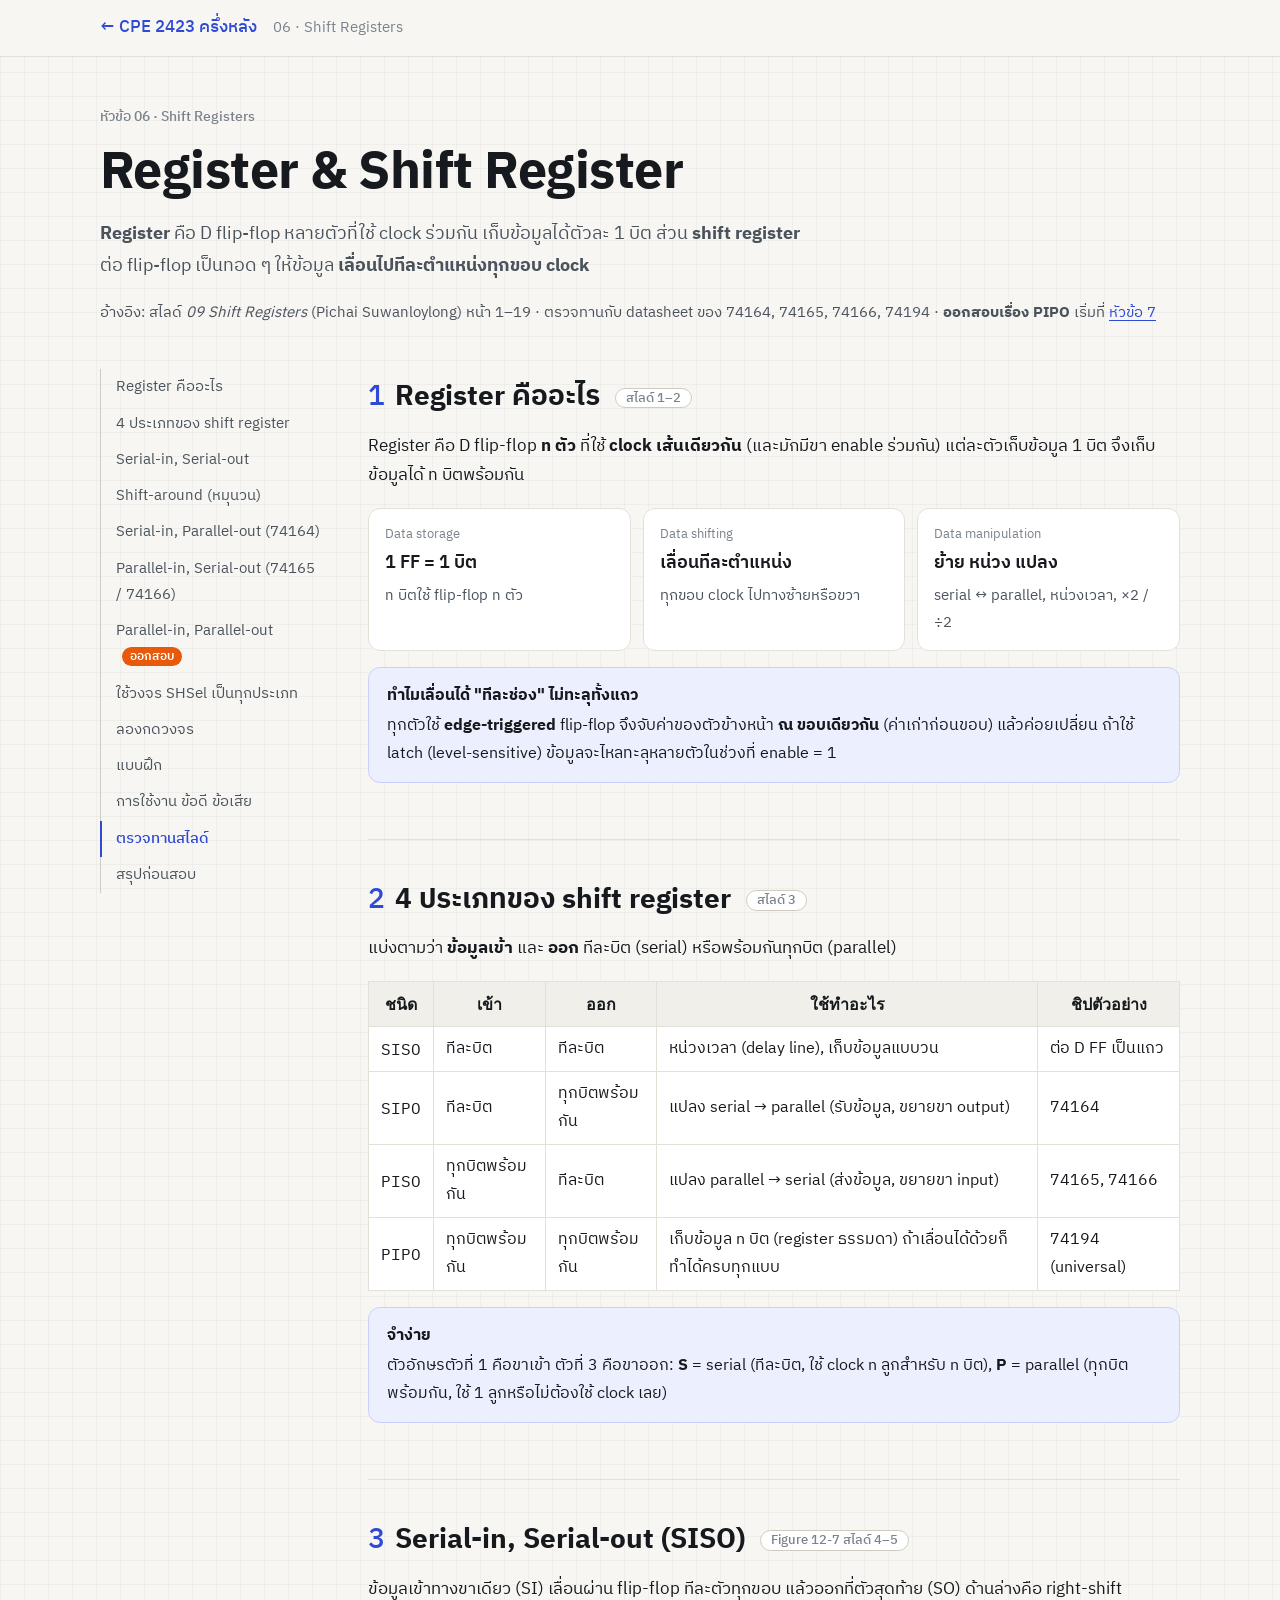
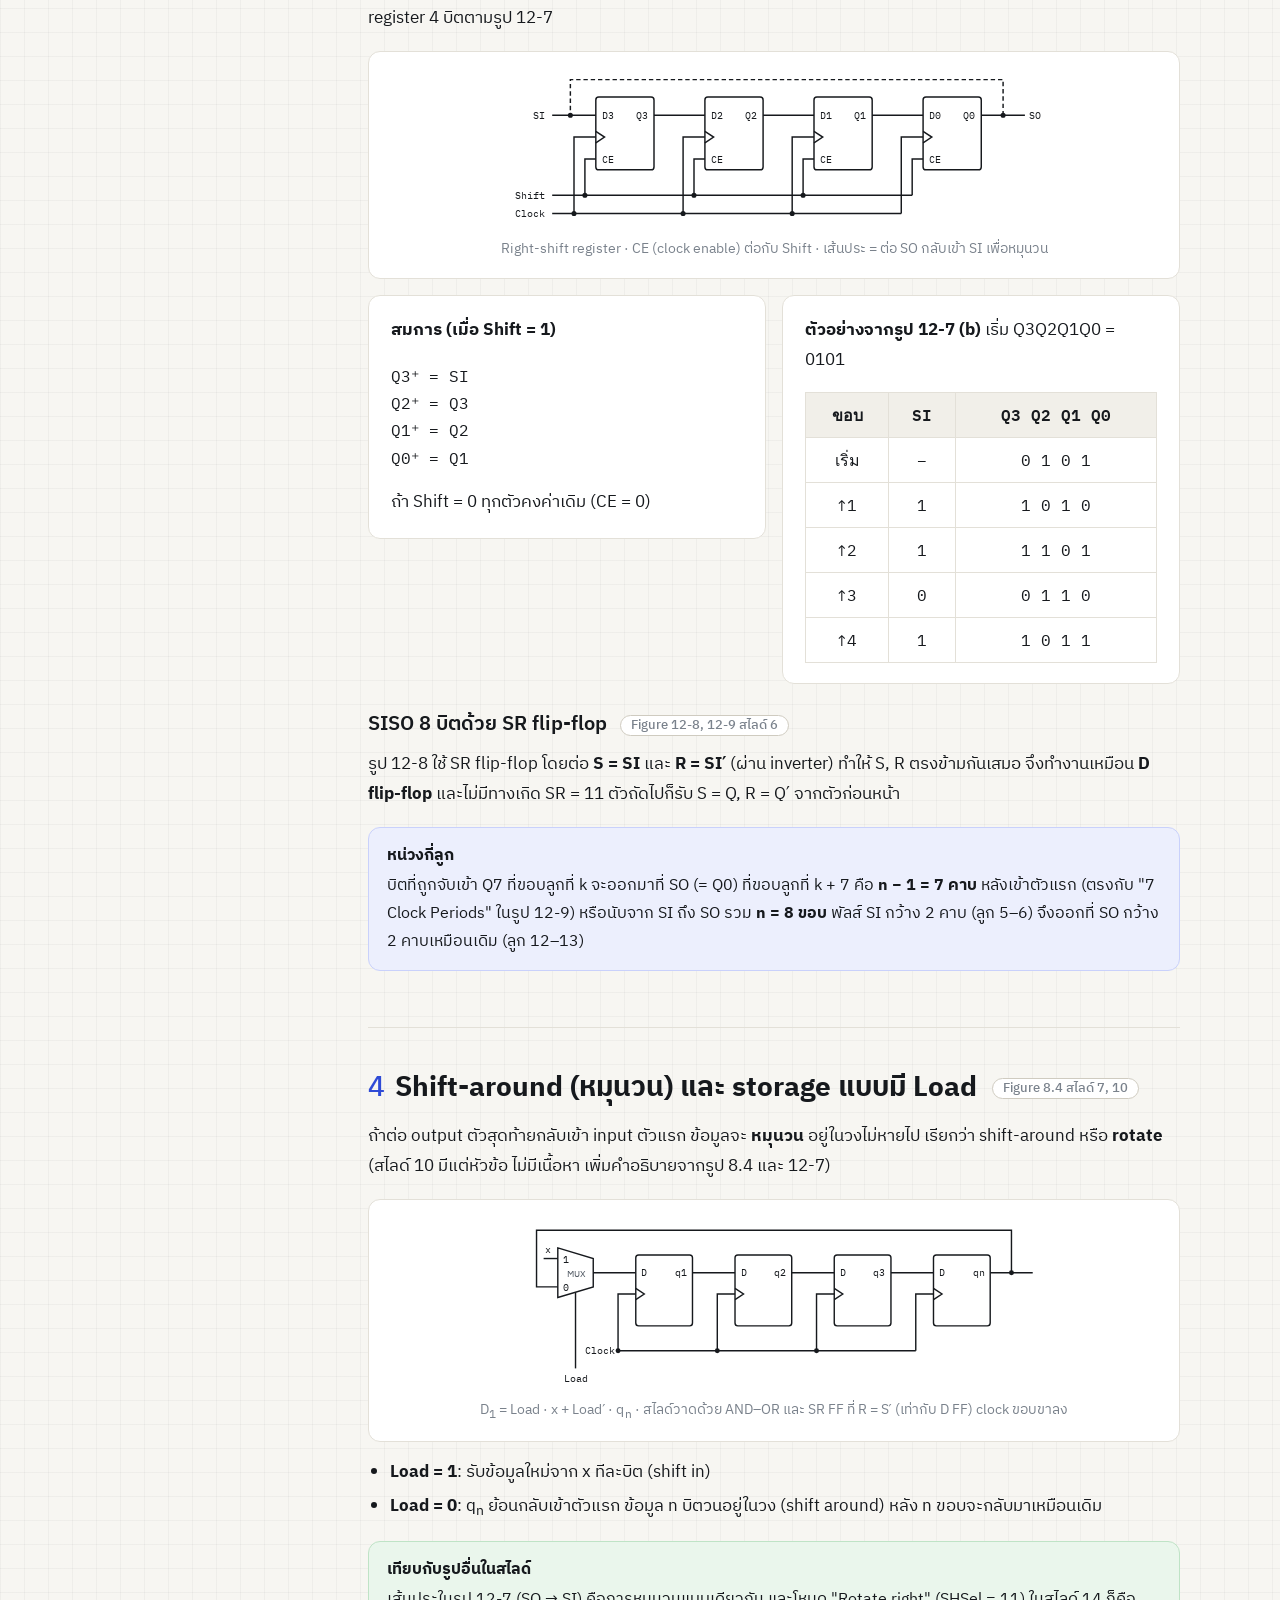
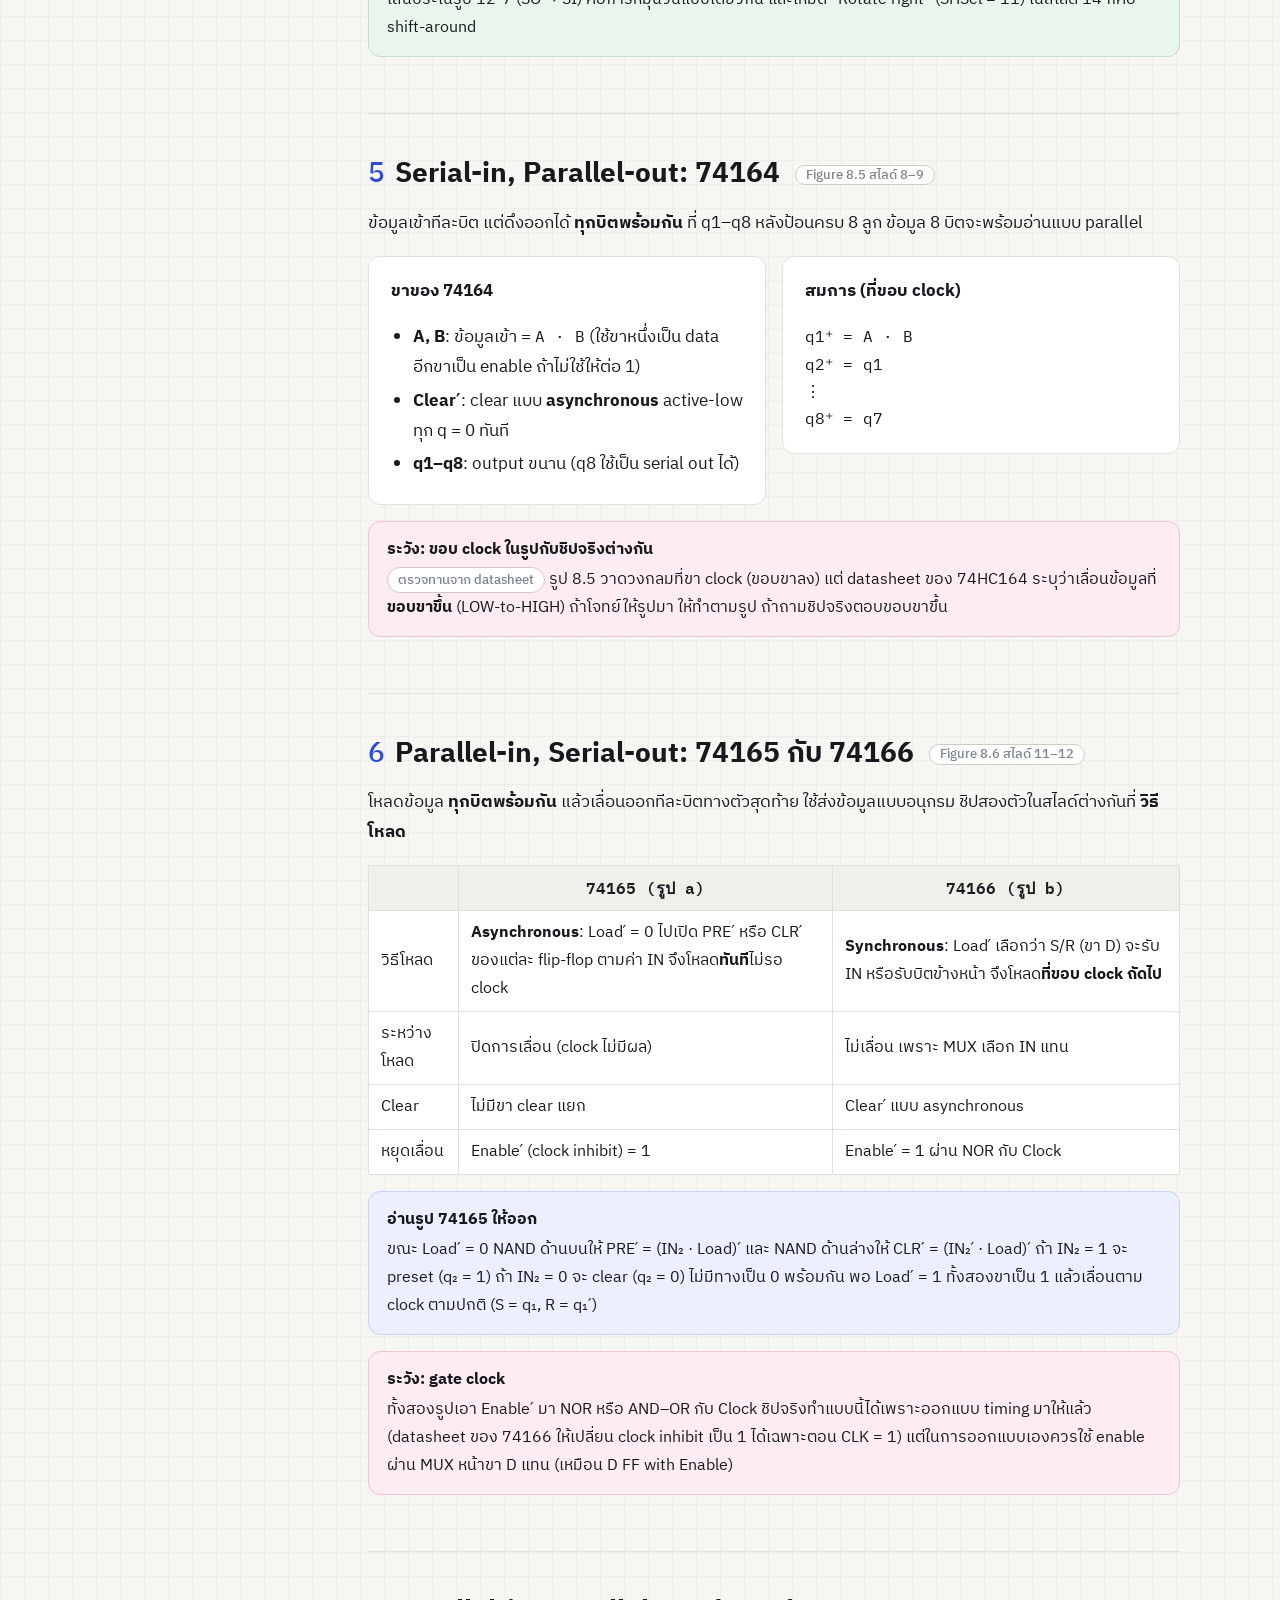
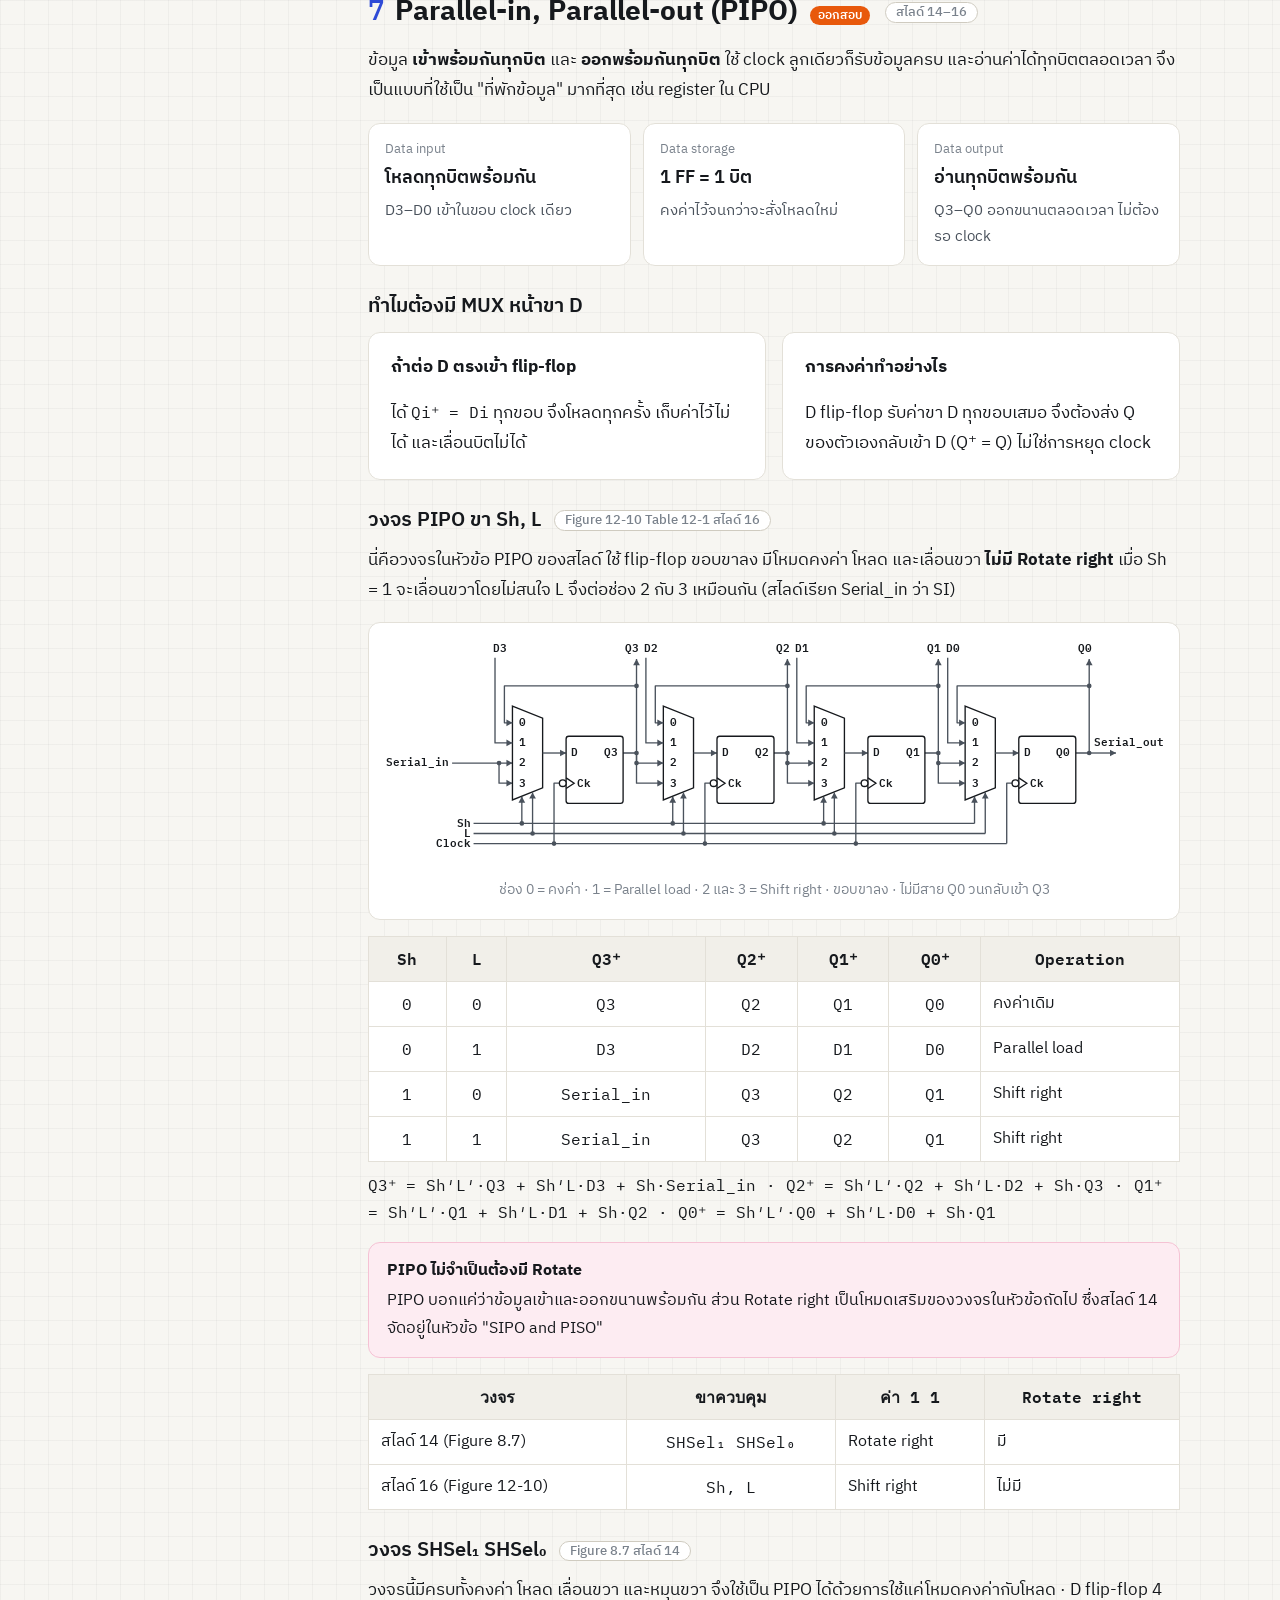
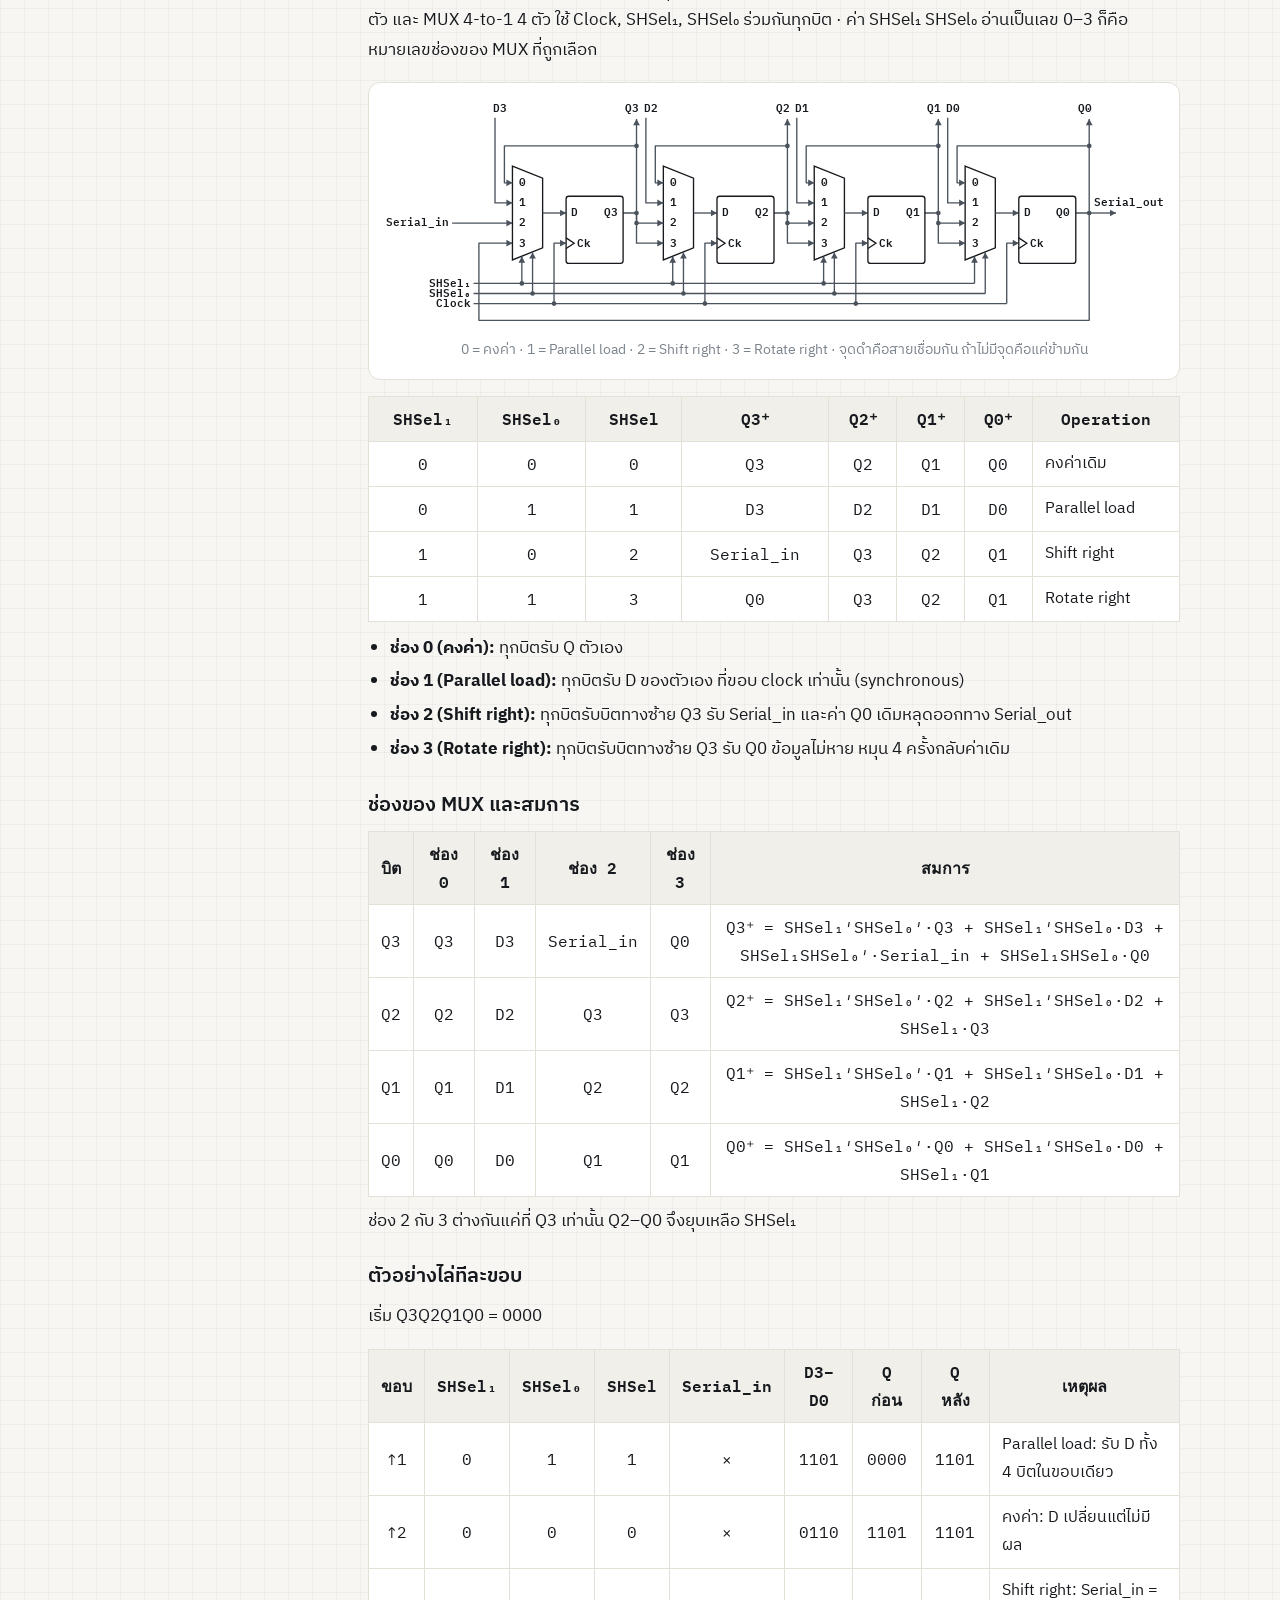
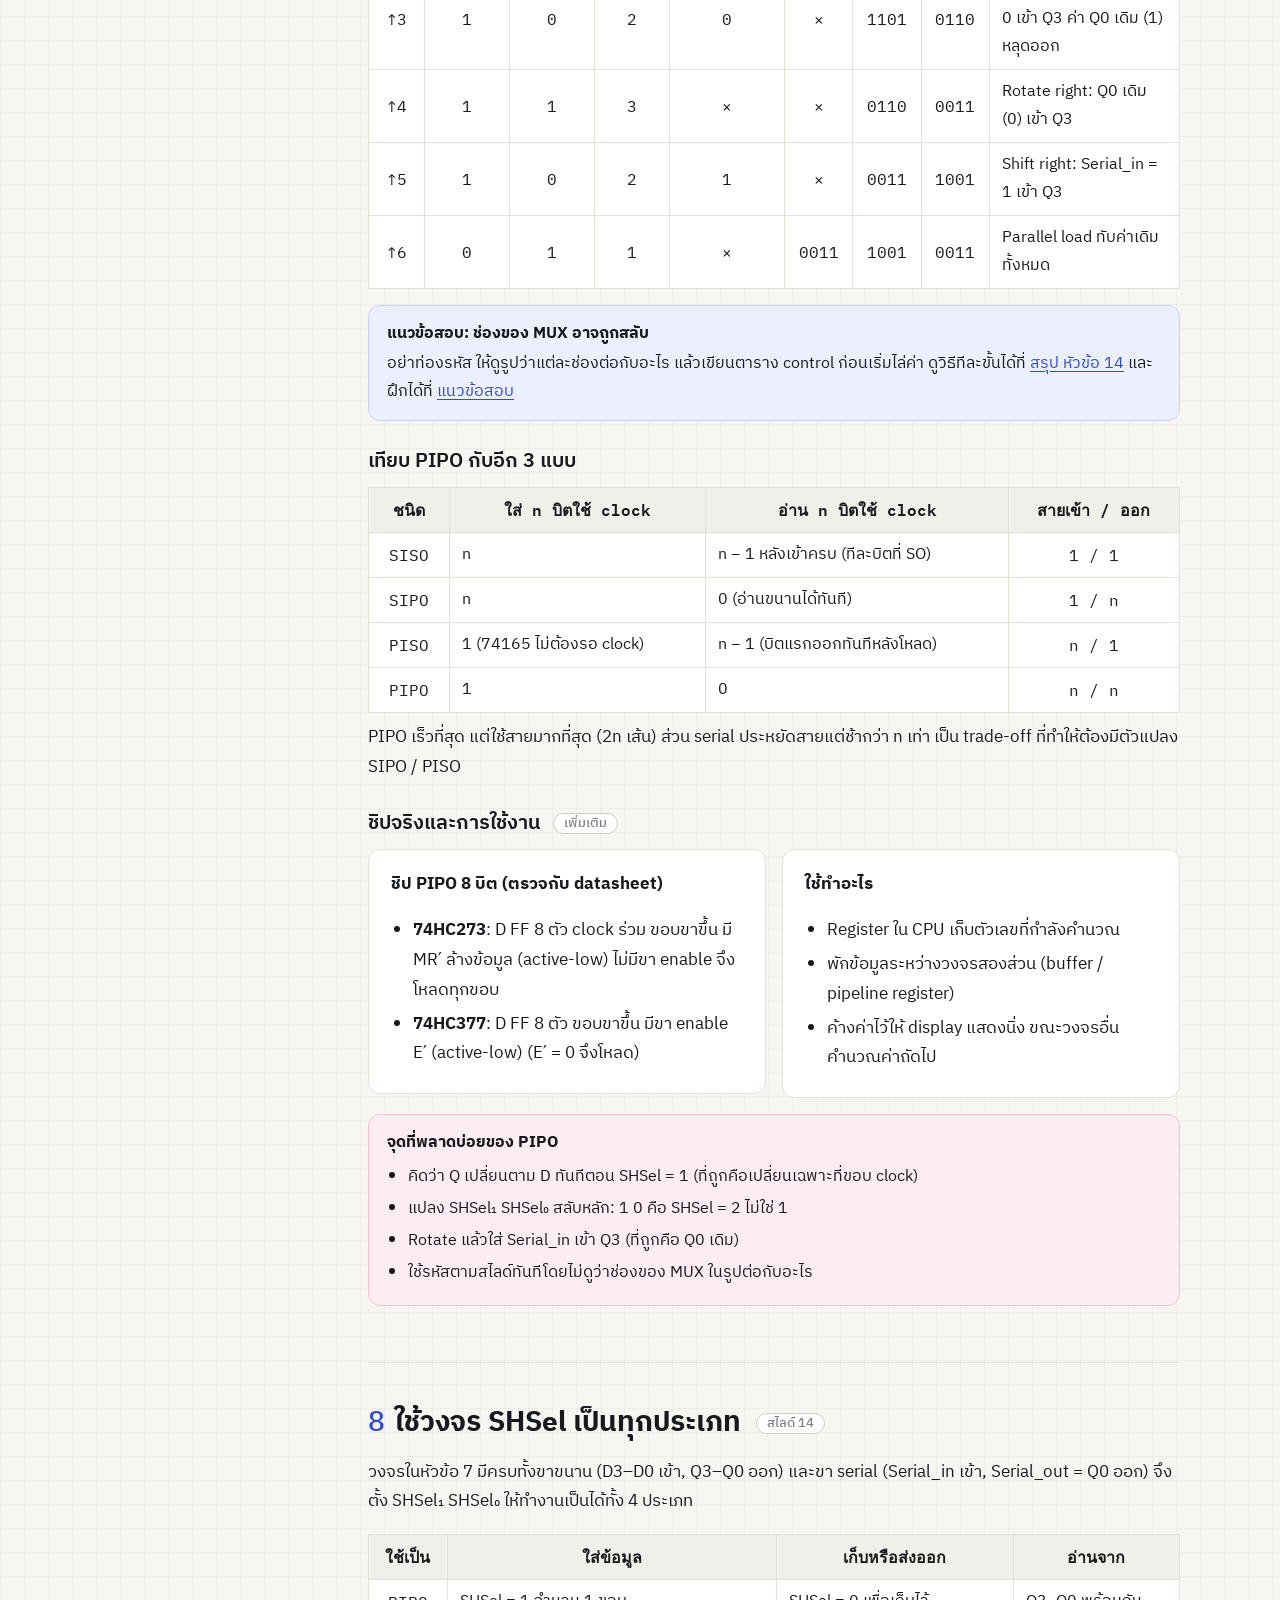
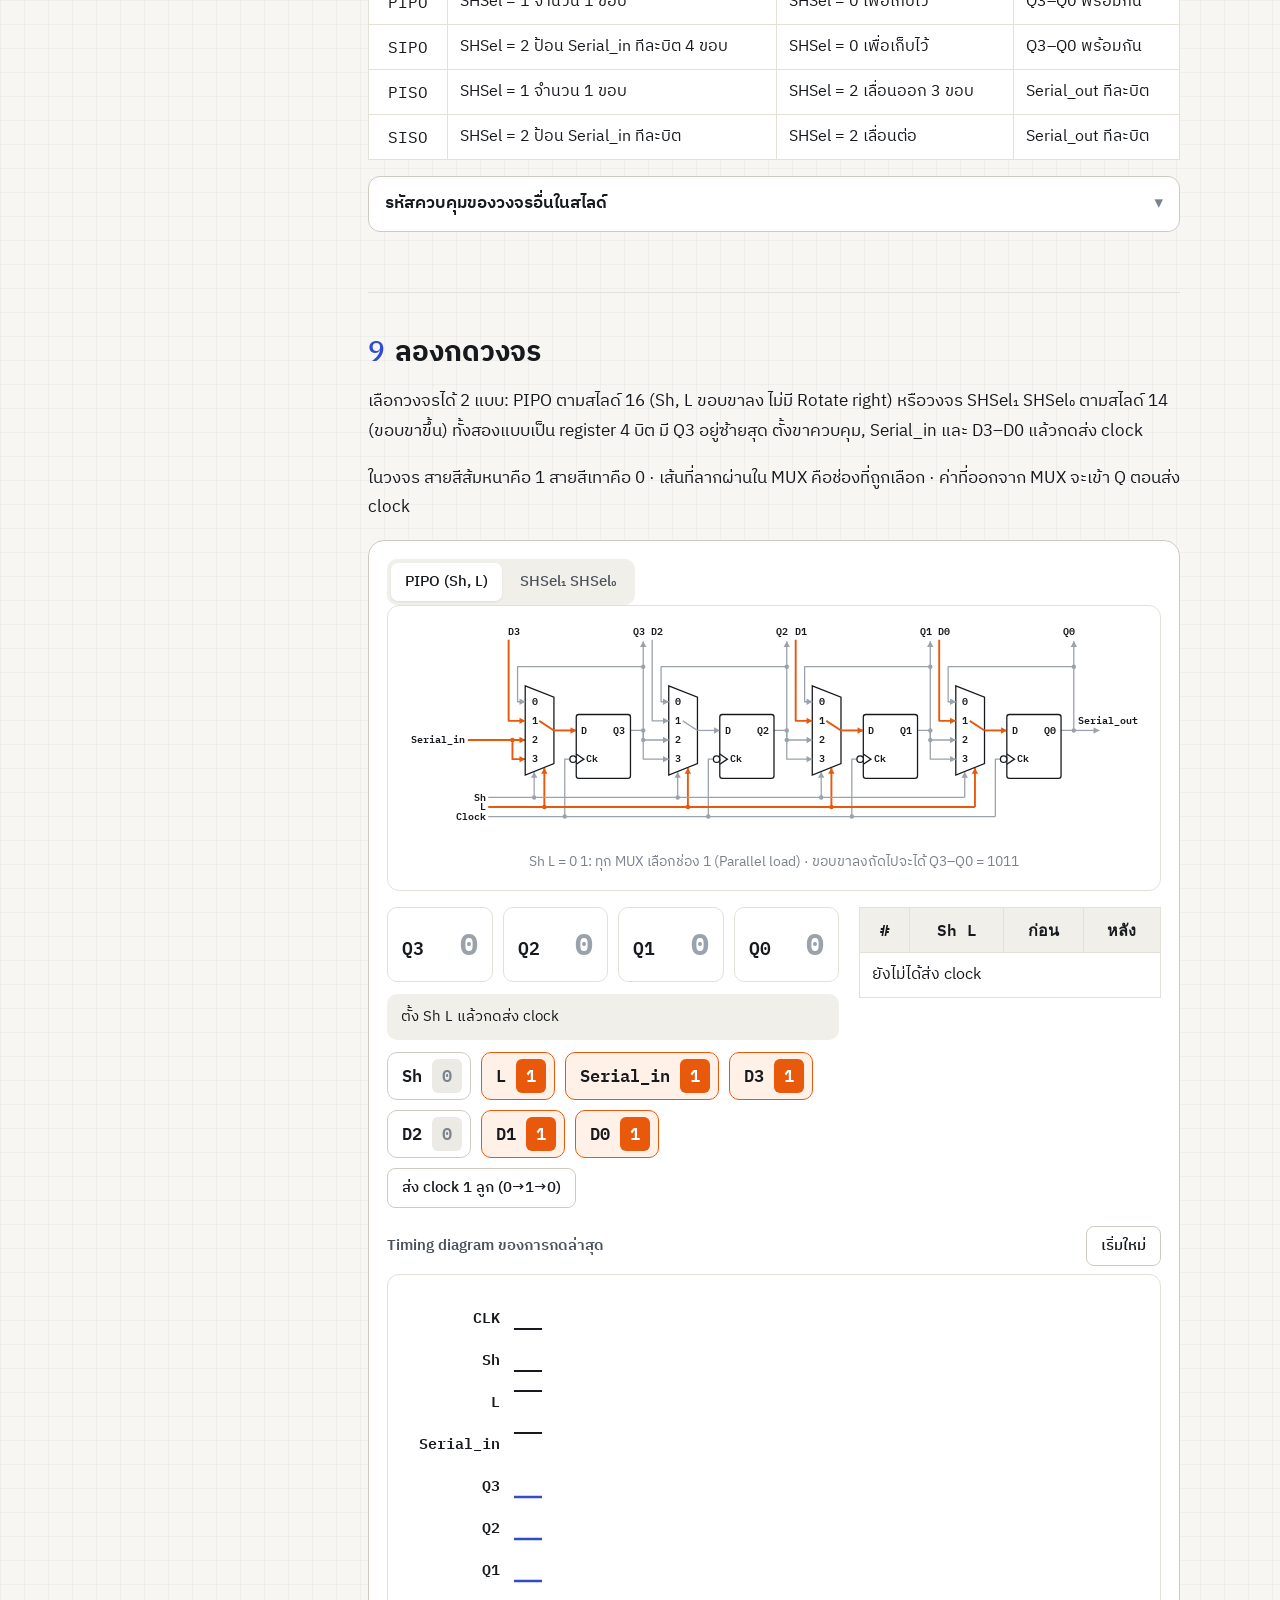
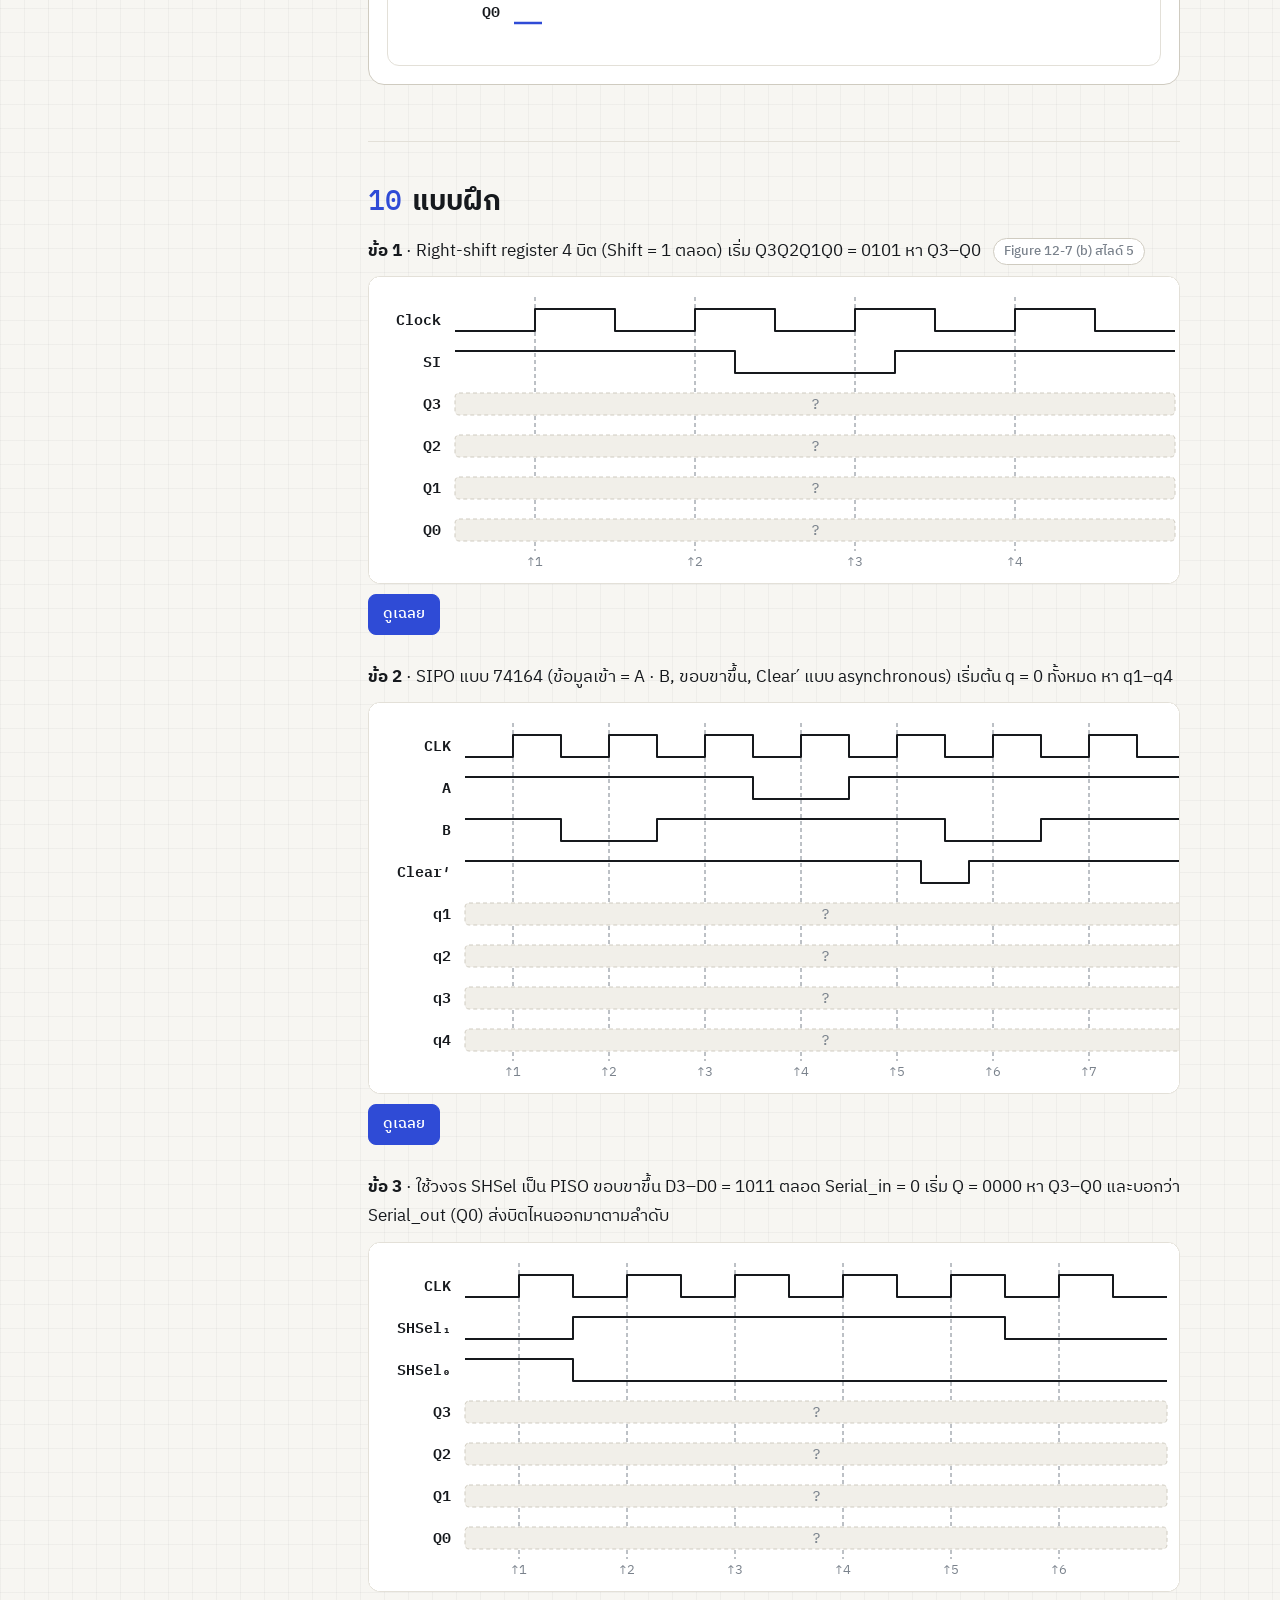
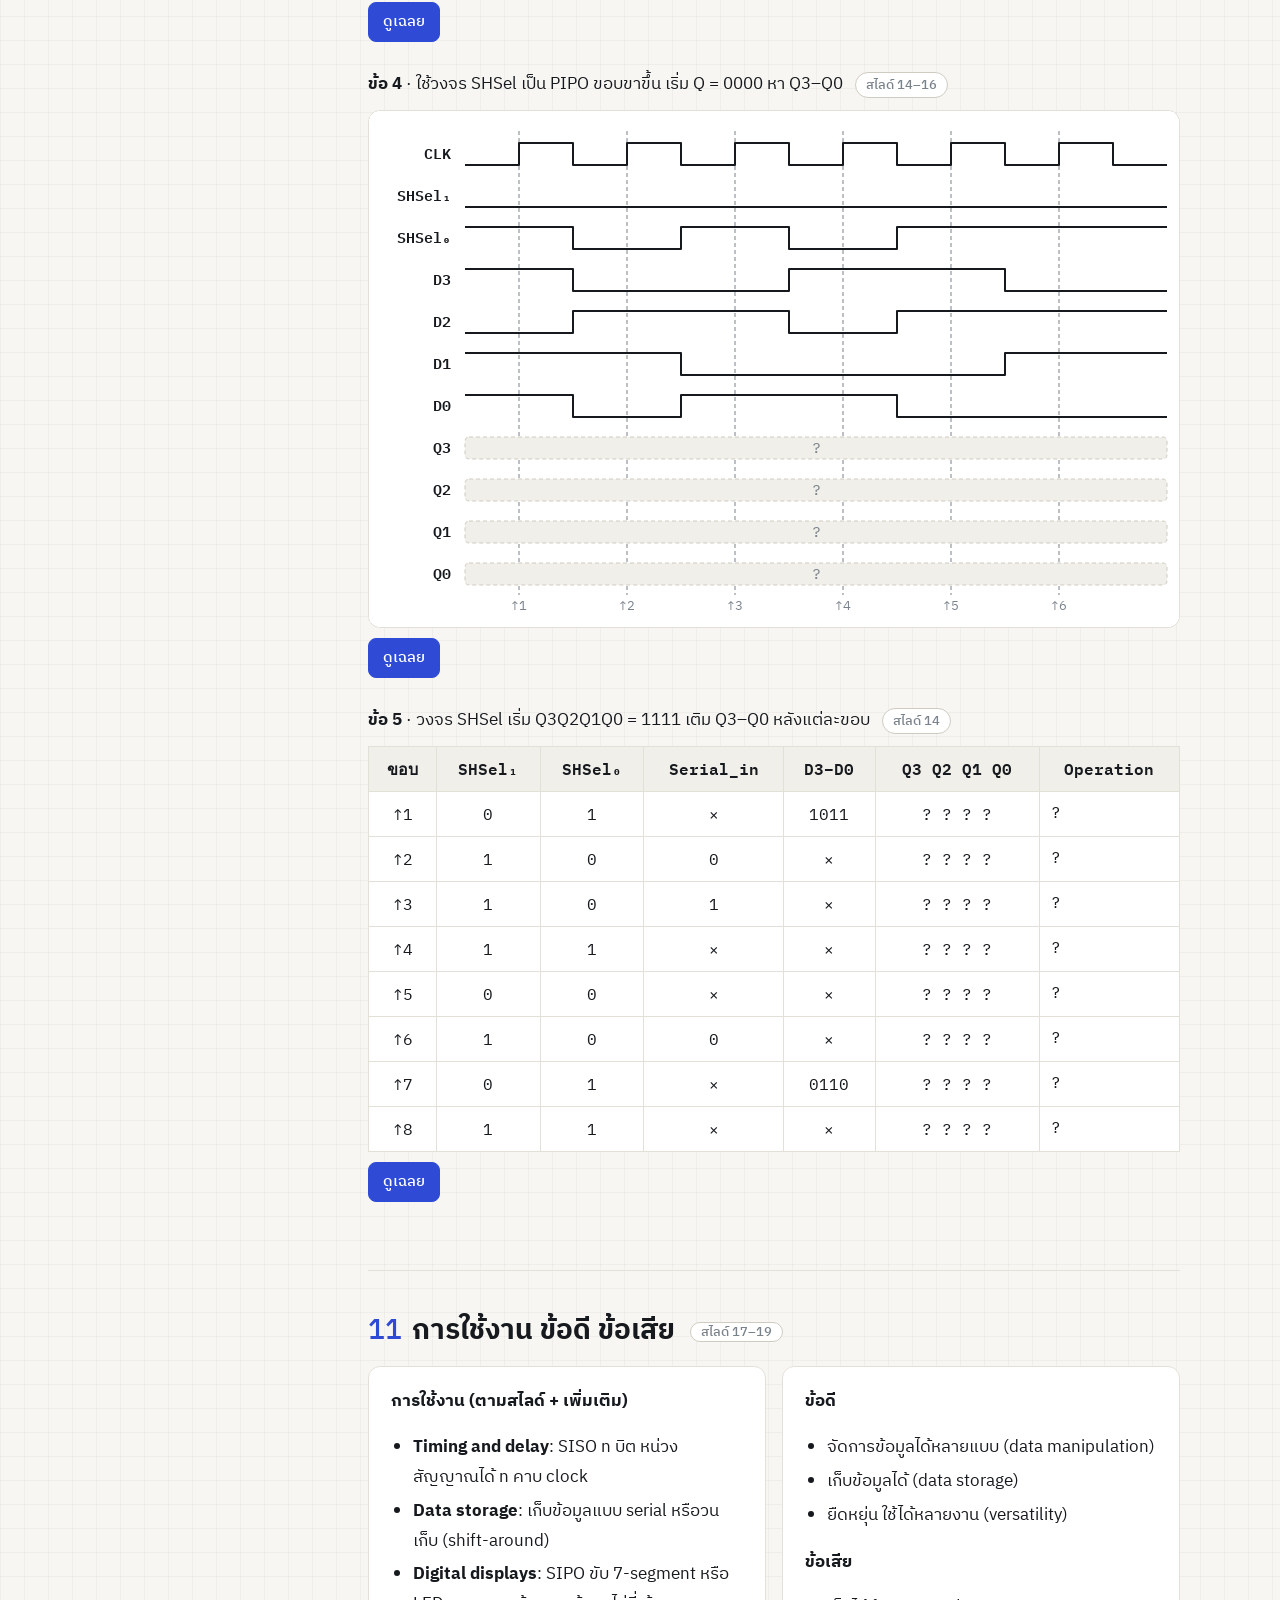
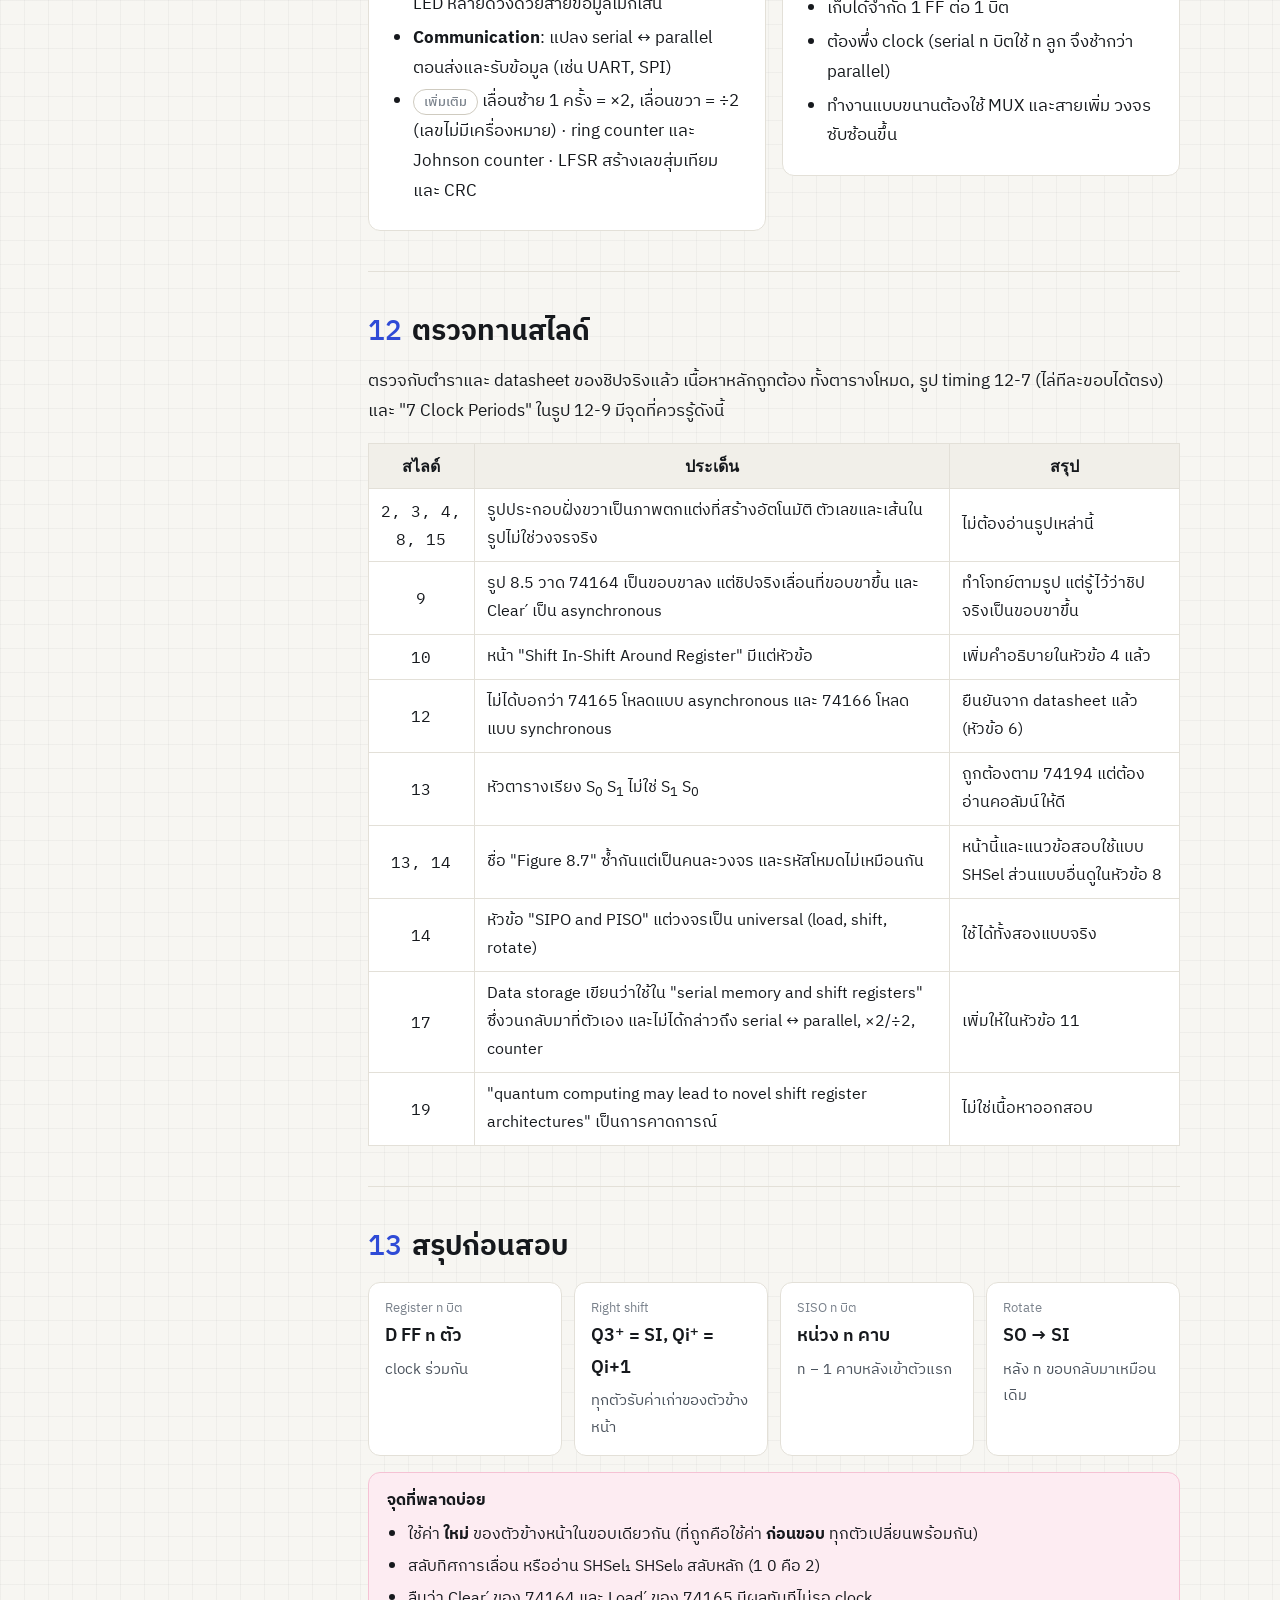
<file: topics/shift-registers.html>
<!doctype html>
<html lang="th">
<head>
  <meta charset="utf-8">
  <meta name="viewport" content="width=device-width, initial-scale=1">
  <meta name="color-scheme" content="light">
  <meta name="description" content="สรุป Shift Registers ตามสไลด์ 09: register, SISO, SIPO, PISO, PIPO, shift-around, universal shift register (74194), 74164, 74165, 74166 พร้อมวงจรจำลองและแบบฝึก timing diagram">
  <title>Shift Registers · CPE 2423</title>
  <link rel="preconnect" href="https://fonts.googleapis.com">
  <link rel="preconnect" href="https://fonts.gstatic.com" crossorigin>
  <link href="https://fonts.googleapis.com/css2?family=IBM+Plex+Mono:wght@400;500;600&family=IBM+Plex+Sans+Thai:wght@400;500;600;700&display=swap" rel="stylesheet">
  <link rel="stylesheet" href="../assets/style.css">
</head>
<body>
  <nav class="topbar">
    <div class="wrap">
      <a href="../index.html">← CPE 2423 ครึ่งหลัง</a>
      <span class="crumb">06 · Shift Registers</span>
    </div>
  </nav>

  <header class="page-head wrap">
    <p class="eyebrow">หัวข้อ 06 · Shift Registers</p>
    <h1>Register & Shift Register</h1>
    <p class="lead"><b>Register</b> คือ D flip-flop หลายตัวที่ใช้ clock ร่วมกัน เก็บข้อมูลได้ตัวละ 1 บิต ส่วน <b>shift register</b> ต่อ flip-flop เป็นทอด ๆ ให้ข้อมูล <b>เลื่อนไปทีละตำแหน่งทุกขอบ clock</b></p>
    <p class="source">อ้างอิง: สไลด์ <i>09 Shift Registers</i> (Pichai Suwanloylong) หน้า 1–19 · ตรวจทานกับ datasheet ของ 74164, 74165, 74166, 74194 · <b>ออกสอบเรื่อง PIPO</b> เริ่มที่ <a href="#pipo">หัวข้อ 7</a></p>
  </header>

  <div class="wrap layout">
    <details class="toc" open>
      <summary>สารบัญ</summary>
      <ol>
        <li><a href="#register">Register คืออะไร</a></li>
        <li><a href="#types">4 ประเภทของ shift register</a></li>
        <li><a href="#siso">Serial-in, Serial-out</a></li>
        <li><a href="#around">Shift-around (หมุนวน)</a></li>
        <li><a href="#sipo">Serial-in, Parallel-out (74164)</a></li>
        <li><a href="#piso">Parallel-in, Serial-out (74165 / 74166)</a></li>
        <li><a href="#pipo">Parallel-in, Parallel-out <span class="exam-hint">ออกสอบ</span></a></li>
        <li><a href="#universal">ใช้วงจร SHSel เป็นทุกประเภท</a></li>
        <li><a href="#sim">ลองกดวงจร</a></li>
        <li><a href="#practice">แบบฝึก</a></li>
        <li><a href="#apps">การใช้งาน ข้อดี ข้อเสีย</a></li>
        <li><a href="#check">ตรวจทานสไลด์</a></li>
        <li><a href="#recap">สรุปก่อนสอบ</a></li>
      </ol>
    </details>

    <main class="content">
      <!-- 1 -->
      <section id="register">
        <h2><span class="num">1</span>Register คืออะไร <span class="ref">สไลด์ 1–2</span></h2>
        <p>Register คือ D flip-flop <b>n ตัว</b> ที่ใช้ <b>clock เส้นเดียวกัน</b> (และมักมีขา enable ร่วมกัน) แต่ละตัวเก็บข้อมูล 1 บิต จึงเก็บข้อมูลได้ n บิตพร้อมกัน</p>
        <div class="keypoints">
          <div class="kp"><div class="k">Data storage</div><div class="v">1 FF = 1 บิต</div><p>n บิตใช้ flip-flop n ตัว</p></div>
          <div class="kp"><div class="k">Data shifting</div><div class="v">เลื่อนทีละตำแหน่ง</div><p>ทุกขอบ clock ไปทางซ้ายหรือขวา</p></div>
          <div class="kp"><div class="k">Data manipulation</div><div class="v">ย้าย หน่วง แปลง</div><p>serial ↔ parallel, หน่วงเวลา, ×2 / ÷2</p></div>
        </div>
        <div class="callout tip">
          <b>ทำไมเลื่อนได้ "ทีละช่อง" ไม่ทะลุทั้งแถว</b>
          ทุกตัวใช้ <b>edge-triggered</b> flip-flop จึงจับค่าของตัวข้างหน้า <b>ณ ขอบเดียวกัน</b> (ค่าเก่าก่อนขอบ) แล้วค่อยเปลี่ยน ถ้าใช้ latch (level-sensitive) ข้อมูลจะไหลทะลุหลายตัวในช่วงที่ enable = 1
        </div>
      </section>

      <!-- 2 -->
      <section id="types">
        <h2><span class="num">2</span>4 ประเภทของ shift register <span class="ref">สไลด์ 3</span></h2>
        <p>แบ่งตามว่า <b>ข้อมูลเข้า</b> และ <b>ออก</b> ทีละบิต (serial) หรือพร้อมกันทุกบิต (parallel)</p>
        <div class="table-scroll">
          <table class="tt">
            <thead><tr><th>ชนิด</th><th>เข้า</th><th>ออก</th><th>ใช้ทำอะไร</th><th>ชิปตัวอย่าง</th></tr></thead>
            <tbody>
              <tr><td>SISO</td><td class="txt">ทีละบิต</td><td class="txt">ทีละบิต</td><td class="txt">หน่วงเวลา (delay line), เก็บข้อมูลแบบวน</td><td class="txt">ต่อ D FF เป็นแถว</td></tr>
              <tr><td>SIPO</td><td class="txt">ทีละบิต</td><td class="txt">ทุกบิตพร้อมกัน</td><td class="txt">แปลง serial → parallel (รับข้อมูล, ขยายขา output)</td><td class="txt">74164</td></tr>
              <tr><td>PISO</td><td class="txt">ทุกบิตพร้อมกัน</td><td class="txt">ทีละบิต</td><td class="txt">แปลง parallel → serial (ส่งข้อมูล, ขยายขา input)</td><td class="txt">74165, 74166</td></tr>
              <tr><td>PIPO</td><td class="txt">ทุกบิตพร้อมกัน</td><td class="txt">ทุกบิตพร้อมกัน</td><td class="txt">เก็บข้อมูล n บิต (register ธรรมดา) ถ้าเลื่อนได้ด้วยก็ทำได้ครบทุกแบบ</td><td class="txt">74194 (universal)</td></tr>
            </tbody>
          </table>
        </div>
        <div class="callout tip">
          <b>จำง่าย</b>
          ตัวอักษรตัวที่ 1 คือขาเข้า ตัวที่ 3 คือขาออก: <b>S</b> = serial (ทีละบิต, ใช้ clock n ลูกสำหรับ n บิต), <b>P</b> = parallel (ทุกบิตพร้อมกัน, ใช้ 1 ลูกหรือไม่ต้องใช้ clock เลย)
        </div>
      </section>

      <!-- 3 -->
      <section id="siso">
        <h2><span class="num">3</span>Serial-in, Serial-out (SISO) <span class="ref">Figure 12-7 สไลด์ 4–5</span></h2>
        <p>ข้อมูลเข้าทางขาเดียว (SI) เลื่อนผ่าน flip-flop ทีละตัวทุกขอบ แล้วออกที่ตัวสุดท้าย (SO) ด้านล่างคือ right-shift register 4 บิตตามรูป 12-7</p>
        <figure class="figure wide">
          <svg data-fig="siso" role="img" aria-label="Right-shift register 4 บิต: SI เข้า D3, Q3 เข้า D2, Q2 เข้า D1, Q1 เข้า D0, Q0 เป็น SO ทุกตัวใช้ Clock และ Shift (CE) ร่วมกัน เส้นประจาก SO กลับมา SI"></svg>
          <figcaption>Right-shift register · CE (clock enable) ต่อกับ Shift · เส้นประ = ต่อ SO กลับเข้า SI เพื่อหมุนวน</figcaption>
        </figure>
        <div class="two-col">
          <div class="card">
            <p><b>สมการ (เมื่อ Shift = 1)</b></p>
            <p class="mono">Q3⁺ = SI<br>Q2⁺ = Q3<br>Q1⁺ = Q2<br>Q0⁺ = Q1</p>
            <p>ถ้า Shift = 0 ทุกตัวคงค่าเดิม (CE = 0)</p>
          </div>
          <div class="card">
            <p><b>ตัวอย่างจากรูป 12-7 (b)</b> เริ่ม Q3Q2Q1Q0 = 0101</p>
            <div class="table-scroll">
              <table class="tt">
                <thead><tr><th>ขอบ</th><th>SI</th><th>Q3 Q2 Q1 Q0</th></tr></thead>
                <tbody>
                  <tr><td>เริ่ม</td><td>–</td><td>0 1 0 1</td></tr>
                  <tr><td>↑1</td><td>1</td><td>1 0 1 0</td></tr>
                  <tr><td>↑2</td><td>1</td><td>1 1 0 1</td></tr>
                  <tr><td>↑3</td><td>0</td><td>0 1 1 0</td></tr>
                  <tr><td>↑4</td><td>1</td><td>1 0 1 1</td></tr>
                </tbody>
              </table>
            </div>
          </div>
        </div>

        <h3>SISO 8 บิตด้วย SR flip-flop <span class="ref">Figure 12-8, 12-9 สไลด์ 6</span></h3>
        <p>รูป 12-8 ใช้ SR flip-flop โดยต่อ <b>S = SI</b> และ <b>R = SI′</b> (ผ่าน inverter) ทำให้ S, R ตรงข้ามกันเสมอ จึงทำงานเหมือน <b>D flip-flop</b> และไม่มีทางเกิด SR = 11 ตัวถัดไปก็รับ S = Q, R = Q′ จากตัวก่อนหน้า</p>
        <div class="callout tip">
          <b>หน่วงกี่ลูก</b>
          บิตที่ถูกจับเข้า Q7 ที่ขอบลูกที่ k จะออกมาที่ SO (= Q0) ที่ขอบลูกที่ k + 7 คือ <b>n − 1 = 7 คาบ</b> หลังเข้าตัวแรก (ตรงกับ "7 Clock Periods" ในรูป 12-9) หรือนับจาก SI ถึง SO รวม <b>n = 8 ขอบ</b> พัลส์ SI กว้าง 2 คาบ (ลูก 5–6) จึงออกที่ SO กว้าง 2 คาบเหมือนเดิม (ลูก 12–13)
        </div>
      </section>

      <!-- 4 -->
      <section id="around">
        <h2><span class="num">4</span>Shift-around (หมุนวน) และ storage แบบมี Load <span class="ref">Figure 8.4 สไลด์ 7, 10</span></h2>
        <p>ถ้าต่อ output ตัวสุดท้ายกลับเข้า input ตัวแรก ข้อมูลจะ <b>หมุนวน</b> อยู่ในวงไม่หายไป เรียกว่า shift-around หรือ <b>rotate</b> (สไลด์ 10 มีแต่หัวข้อ ไม่มีเนื้อหา เพิ่มคำอธิบายจากรูป 8.4 และ 12-7)</p>
        <figure class="figure wide">
          <svg data-fig="load" role="img" aria-label="MUX 2 ต่อ 1 เลือกระหว่าง x เมื่อ Load เป็น 1 และ qn ที่ป้อนกลับเมื่อ Load เป็น 0 ส่งเข้า flip-flop ตัวแรก แล้วต่อเป็นแถวถึงตัวที่ n"></svg>
          <figcaption>D<sub>1</sub> = Load · x + Load′ · q<sub>n</sub> · สไลด์วาดด้วย AND–OR และ SR FF ที่ R = S′ (เท่ากับ D FF) clock ขอบขาลง</figcaption>
        </figure>
        <ul>
          <li><b>Load = 1</b>: รับข้อมูลใหม่จาก x ทีละบิต (shift in)</li>
          <li><b>Load = 0</b>: q<sub>n</sub> ย้อนกลับเข้าตัวแรก ข้อมูล n บิตวนอยู่ในวง (shift around) หลัง n ขอบจะกลับมาเหมือนเดิม</li>
        </ul>
        <div class="callout ok">
          <b>เทียบกับรูปอื่นในสไลด์</b>
          เส้นประในรูป 12-7 (SO → SI) คือการหมุนวนแบบเดียวกัน และโหมด "Rotate right" (SHSel = 11) ในสไลด์ 14 ก็คือ shift-around
        </div>
      </section>

      <!-- 5 -->
      <section id="sipo">
        <h2><span class="num">5</span>Serial-in, Parallel-out: 74164 <span class="ref">Figure 8.5 สไลด์ 8–9</span></h2>
        <p>ข้อมูลเข้าทีละบิต แต่ดึงออกได้ <b>ทุกบิตพร้อมกัน</b> ที่ q1–q8 หลังป้อนครบ 8 ลูก ข้อมูล 8 บิตจะพร้อมอ่านแบบ parallel</p>
        <div class="two-col">
          <div class="card">
            <p><b>ขาของ 74164</b></p>
            <ul>
              <li><b>A, B</b>: ข้อมูลเข้า = <span class="mono">A · B</span> (ใช้ขาหนึ่งเป็น data อีกขาเป็น enable ถ้าไม่ใช้ให้ต่อ 1)</li>
              <li><b>Clear′</b>: clear แบบ <b>asynchronous</b> active-low ทุก q = 0 ทันที</li>
              <li><b>q1–q8</b>: output ขนาน (q8 ใช้เป็น serial out ได้)</li>
            </ul>
          </div>
          <div class="card">
            <p><b>สมการ (ที่ขอบ clock)</b></p>
            <p class="mono">q1⁺ = A · B<br>q2⁺ = q1<br>⋮<br>q8⁺ = q7</p>
          </div>
        </div>
        <div class="callout warn">
          <b>ระวัง: ขอบ clock ในรูปกับชิปจริงต่างกัน</b> <span class="ref" style="margin-left:0">ตรวจทานจาก datasheet</span>
          รูป 8.5 วาดวงกลมที่ขา clock (ขอบขาลง) แต่ datasheet ของ 74HC164 ระบุว่าเลื่อนข้อมูลที่ <b>ขอบขาขึ้น</b> (LOW-to-HIGH) ถ้าโจทย์ให้รูปมา ให้ทำตามรูป ถ้าถามชิปจริงตอบขอบขาขึ้น
        </div>
      </section>

      <!-- 6 -->
      <section id="piso">
        <h2><span class="num">6</span>Parallel-in, Serial-out: 74165 กับ 74166 <span class="ref">Figure 8.6 สไลด์ 11–12</span></h2>
        <p>โหลดข้อมูล <b>ทุกบิตพร้อมกัน</b> แล้วเลื่อนออกทีละบิตทางตัวสุดท้าย ใช้ส่งข้อมูลแบบอนุกรม ชิปสองตัวในสไลด์ต่างกันที่ <b>วิธีโหลด</b></p>
        <div class="table-scroll">
          <table class="tt">
            <thead><tr><th></th><th>74165 (รูป a)</th><th>74166 (รูป b)</th></tr></thead>
            <tbody>
              <tr><td class="txt">วิธีโหลด</td><td class="txt"><b>Asynchronous</b>: Load′ = 0 ไปเปิด PRE′ หรือ CLR′ ของแต่ละ flip-flop ตามค่า IN จึงโหลด<b>ทันที</b>ไม่รอ clock</td><td class="txt"><b>Synchronous</b>: Load′ เลือกว่า S/R (ขา D) จะรับ IN หรือรับบิตข้างหน้า จึงโหลด<b>ที่ขอบ clock ถัดไป</b></td></tr>
              <tr><td class="txt">ระหว่างโหลด</td><td class="txt">ปิดการเลื่อน (clock ไม่มีผล)</td><td class="txt">ไม่เลื่อน เพราะ MUX เลือก IN แทน</td></tr>
              <tr><td class="txt">Clear</td><td class="txt">ไม่มีขา clear แยก</td><td class="txt">Clear′ แบบ asynchronous</td></tr>
              <tr><td class="txt">หยุดเลื่อน</td><td class="txt">Enable′ (clock inhibit) = 1</td><td class="txt">Enable′ = 1 ผ่าน NOR กับ Clock</td></tr>
            </tbody>
          </table>
        </div>
        <div class="callout tip">
          <b>อ่านรูป 74165 ให้ออก</b>
          ขณะ Load′ = 0 NAND ด้านบนให้ PRE′ = (IN₂ · Load)′ และ NAND ด้านล่างให้ CLR′ = (IN₂′ · Load)′ ถ้า IN₂ = 1 จะ preset (q₂ = 1) ถ้า IN₂ = 0 จะ clear (q₂ = 0) ไม่มีทางเป็น 0 พร้อมกัน พอ Load′ = 1 ทั้งสองขาเป็น 1 แล้วเลื่อนตาม clock ตามปกติ (S = q₁, R = q₁′)
        </div>
        <div class="callout warn">
          <b>ระวัง: gate clock</b>
          ทั้งสองรูปเอา Enable′ มา NOR หรือ AND–OR กับ Clock ชิปจริงทำแบบนี้ได้เพราะออกแบบ timing มาให้แล้ว (datasheet ของ 74166 ให้เปลี่ยน clock inhibit เป็น 1 ได้เฉพาะตอน CLK = 1) แต่ในการออกแบบเองควรใช้ enable ผ่าน MUX หน้าขา D แทน (เหมือน D FF with Enable)
        </div>
      </section>

      <!-- 7 -->
      <section id="pipo">
        <h2><span class="num">7</span>Parallel-in, Parallel-out (PIPO) <span class="exam-hint">ออกสอบ</span> <span class="ref">สไลด์ 14–16</span></h2>
        <p>ข้อมูล <b>เข้าพร้อมกันทุกบิต</b> และ <b>ออกพร้อมกันทุกบิต</b> ใช้ clock ลูกเดียวก็รับข้อมูลครบ และอ่านค่าได้ทุกบิตตลอดเวลา จึงเป็นแบบที่ใช้เป็น "ที่พักข้อมูล" มากที่สุด เช่น register ใน CPU</p>
        <div class="keypoints">
          <div class="kp"><div class="k">Data input</div><div class="v">โหลดทุกบิตพร้อมกัน</div><p>D3–D0 เข้าในขอบ clock เดียว</p></div>
          <div class="kp"><div class="k">Data storage</div><div class="v">1 FF = 1 บิต</div><p>คงค่าไว้จนกว่าจะสั่งโหลดใหม่</p></div>
          <div class="kp"><div class="k">Data output</div><div class="v">อ่านทุกบิตพร้อมกัน</div><p>Q3–Q0 ออกขนานตลอดเวลา ไม่ต้องรอ clock</p></div>
        </div>

        <h3>ทำไมต้องมี MUX หน้าขา D</h3>
        <div class="two-col">
          <div class="card">
            <p><b>ถ้าต่อ D ตรงเข้า flip-flop</b></p>
            <p>ได้ <span class="mono">Qi⁺ = Di</span> ทุกขอบ จึงโหลดทุกครั้ง เก็บค่าไว้ไม่ได้ และเลื่อนบิตไม่ได้</p>
          </div>
          <div class="card">
            <p><b>การคงค่าทำอย่างไร</b></p>
            <p>D flip-flop รับค่าขา D ทุกขอบเสมอ จึงต้องส่ง Q ของตัวเองกลับเข้า D (Q⁺ = Q) ไม่ใช่การหยุด clock</p>
          </div>
        </div>

        <h3>วงจร PIPO ขา Sh, L <span class="ref">Figure 12-10 Table 12-1 สไลด์ 16</span></h3>
        <p>นี่คือวงจรในหัวข้อ PIPO ของสไลด์ ใช้ flip-flop ขอบขาลง มีโหมดคงค่า โหลด และเลื่อนขวา <b>ไม่มี Rotate right</b> เมื่อ Sh = 1 จะเลื่อนขวาโดยไม่สนใจ L จึงต่อช่อง 2 กับ 3 เหมือนกัน (สไลด์เรียก Serial_in ว่า SI)</p>
        <figure class="figure wide reg-fig" id="shl-fig"></figure>
        <div class="table-scroll">
          <table class="tt">
            <thead><tr><th>Sh</th><th>L</th><th>Q3⁺</th><th>Q2⁺</th><th>Q1⁺</th><th>Q0⁺</th><th>Operation</th></tr></thead>
            <tbody>
              <tr><td>0</td><td>0</td><td>Q3</td><td>Q2</td><td>Q1</td><td>Q0</td><td class="txt">คงค่าเดิม</td></tr>
              <tr><td>0</td><td>1</td><td>D3</td><td>D2</td><td>D1</td><td>D0</td><td class="txt">Parallel load</td></tr>
              <tr><td>1</td><td>0</td><td>Serial_in</td><td>Q3</td><td>Q2</td><td>Q1</td><td class="txt">Shift right</td></tr>
              <tr><td>1</td><td>1</td><td>Serial_in</td><td>Q3</td><td>Q2</td><td>Q1</td><td class="txt">Shift right</td></tr>
            </tbody>
          </table>
        </div>
        <p class="mono" style="margin-top:10px;">Q3⁺ = Sh′L′·Q3 + Sh′L·D3 + Sh·Serial_in · Q2⁺ = Sh′L′·Q2 + Sh′L·D2 + Sh·Q3 · Q1⁺ = Sh′L′·Q1 + Sh′L·D1 + Sh·Q2 · Q0⁺ = Sh′L′·Q0 + Sh′L·D0 + Sh·Q1</p>
        <div class="callout warn">
          <b>PIPO ไม่จำเป็นต้องมี Rotate</b>
          PIPO บอกแค่ว่าข้อมูลเข้าและออกขนานพร้อมกัน ส่วน Rotate right เป็นโหมดเสริมของวงจรในหัวข้อถัดไป ซึ่งสไลด์ 14 จัดอยู่ในหัวข้อ "SIPO and PISO"
        </div>
        <div class="table-scroll" style="margin-top:12px;">
          <table class="tt">
            <thead><tr><th>วงจร</th><th>ขาควบคุม</th><th>ค่า 1 1</th><th>Rotate right</th></tr></thead>
            <tbody>
              <tr><td class="txt">สไลด์ 14 (Figure 8.7)</td><td>SHSel₁ SHSel₀</td><td class="txt">Rotate right</td><td class="txt">มี</td></tr>
              <tr><td class="txt">สไลด์ 16 (Figure 12-10)</td><td>Sh, L</td><td class="txt">Shift right</td><td class="txt">ไม่มี</td></tr>
            </tbody>
          </table>
        </div>

        <h3>วงจร SHSel₁ SHSel₀ <span class="ref">Figure 8.7 สไลด์ 14</span></h3>
        <p>วงจรนี้มีครบทั้งคงค่า โหลด เลื่อนขวา และหมุนขวา จึงใช้เป็น PIPO ได้ด้วยการใช้แค่โหมดคงค่ากับโหลด · D flip-flop 4 ตัว และ MUX 4-to-1 4 ตัว ใช้ Clock, SHSel₁, SHSel₀ ร่วมกันทุกบิต · ค่า SHSel₁ SHSel₀ อ่านเป็นเลข 0–3 ก็คือหมายเลขช่องของ MUX ที่ถูกเลือก</p>
        <figure class="figure wide reg-fig" id="shsel-fig"></figure>
        <div class="table-scroll">
          <table class="tt">
            <thead><tr><th>SHSel₁</th><th>SHSel₀</th><th>SHSel</th><th>Q3⁺</th><th>Q2⁺</th><th>Q1⁺</th><th>Q0⁺</th><th>Operation</th></tr></thead>
            <tbody>
              <tr><td>0</td><td>0</td><td>0</td><td>Q3</td><td>Q2</td><td>Q1</td><td>Q0</td><td class="txt">คงค่าเดิม</td></tr>
              <tr><td>0</td><td>1</td><td>1</td><td>D3</td><td>D2</td><td>D1</td><td>D0</td><td class="txt">Parallel load</td></tr>
              <tr><td>1</td><td>0</td><td>2</td><td>Serial_in</td><td>Q3</td><td>Q2</td><td>Q1</td><td class="txt">Shift right</td></tr>
              <tr><td>1</td><td>1</td><td>3</td><td>Q0</td><td>Q3</td><td>Q2</td><td>Q1</td><td class="txt">Rotate right</td></tr>
            </tbody>
          </table>
        </div>
        <ul style="margin-top: 12px;">
          <li><b>ช่อง 0 (คงค่า):</b> ทุกบิตรับ Q ตัวเอง</li>
          <li><b>ช่อง 1 (Parallel load):</b> ทุกบิตรับ D ของตัวเอง ที่ขอบ clock เท่านั้น (synchronous)</li>
          <li><b>ช่อง 2 (Shift right):</b> ทุกบิตรับบิตทางซ้าย Q3 รับ Serial_in และค่า Q0 เดิมหลุดออกทาง Serial_out</li>
          <li><b>ช่อง 3 (Rotate right):</b> ทุกบิตรับบิตทางซ้าย Q3 รับ Q0 ข้อมูลไม่หาย หมุน 4 ครั้งกลับค่าเดิม</li>
        </ul>

        <h3>ช่องของ MUX และสมการ</h3>
        <div class="table-scroll">
          <table class="tt">
            <thead><tr><th>บิต</th><th>ช่อง 0</th><th>ช่อง 1</th><th>ช่อง 2</th><th>ช่อง 3</th><th>สมการ</th></tr></thead>
            <tbody>
              <tr><td>Q3</td><td>Q3</td><td>D3</td><td>Serial_in</td><td>Q0</td><td>Q3⁺ = SHSel₁′SHSel₀′·Q3 + SHSel₁′SHSel₀·D3 + SHSel₁SHSel₀′·Serial_in + SHSel₁SHSel₀·Q0</td></tr>
              <tr><td>Q2</td><td>Q2</td><td>D2</td><td>Q3</td><td>Q3</td><td>Q2⁺ = SHSel₁′SHSel₀′·Q2 + SHSel₁′SHSel₀·D2 + SHSel₁·Q3</td></tr>
              <tr><td>Q1</td><td>Q1</td><td>D1</td><td>Q2</td><td>Q2</td><td>Q1⁺ = SHSel₁′SHSel₀′·Q1 + SHSel₁′SHSel₀·D1 + SHSel₁·Q2</td></tr>
              <tr><td>Q0</td><td>Q0</td><td>D0</td><td>Q1</td><td>Q1</td><td>Q0⁺ = SHSel₁′SHSel₀′·Q0 + SHSel₁′SHSel₀·D0 + SHSel₁·Q1</td></tr>
            </tbody>
          </table>
        </div>
        <p style="margin-top: 10px;">ช่อง 2 กับ 3 ต่างกันแค่ที่ Q3 เท่านั้น Q2–Q0 จึงยุบเหลือ SHSel₁</p>

        <h3>ตัวอย่างไล่ทีละขอบ</h3>
        <p>เริ่ม Q3Q2Q1Q0 = 0000</p>
        <div class="table-scroll">
          <table class="tt">
            <thead><tr><th>ขอบ</th><th>SHSel₁</th><th>SHSel₀</th><th>SHSel</th><th>Serial_in</th><th>D3–D0</th><th>Q ก่อน</th><th>Q หลัง</th><th>เหตุผล</th></tr></thead>
            <tbody>
              <tr><td>↑1</td><td>0</td><td>1</td><td>1</td><td>×</td><td>1101</td><td>0000</td><td>1101</td><td class="txt">Parallel load: รับ D ทั้ง 4 บิตในขอบเดียว</td></tr>
              <tr><td>↑2</td><td>0</td><td>0</td><td>0</td><td>×</td><td>0110</td><td>1101</td><td>1101</td><td class="txt">คงค่า: D เปลี่ยนแต่ไม่มีผล</td></tr>
              <tr><td>↑3</td><td>1</td><td>0</td><td>2</td><td>0</td><td>×</td><td>1101</td><td>0110</td><td class="txt">Shift right: Serial_in = 0 เข้า Q3 ค่า Q0 เดิม (1) หลุดออก</td></tr>
              <tr><td>↑4</td><td>1</td><td>1</td><td>3</td><td>×</td><td>×</td><td>0110</td><td>0011</td><td class="txt">Rotate right: Q0 เดิม (0) เข้า Q3</td></tr>
              <tr><td>↑5</td><td>1</td><td>0</td><td>2</td><td>1</td><td>×</td><td>0011</td><td>1001</td><td class="txt">Shift right: Serial_in = 1 เข้า Q3</td></tr>
              <tr><td>↑6</td><td>0</td><td>1</td><td>1</td><td>×</td><td>0011</td><td>1001</td><td>0011</td><td class="txt">Parallel load ทับค่าเดิมทั้งหมด</td></tr>
            </tbody>
          </table>
        </div>
        <div class="callout tip">
          <b>แนวข้อสอบ: ช่องของ MUX อาจถูกสลับ</b>
          อย่าท่องรหัส ให้ดูรูปว่าแต่ละช่องต่อกับอะไร แล้วเขียนตาราง control ก่อนเริ่มไล่ค่า ดูวิธีทีละขั้นได้ที่ <a href="../summary.html#pipo-steps">สรุป หัวข้อ 14</a> และฝึกได้ที่ <a href="../exam.html#sub-pipo">แนวข้อสอบ</a>
        </div>

        <h3>เทียบ PIPO กับอีก 3 แบบ</h3>
        <div class="table-scroll">
          <table class="tt">
            <thead><tr><th>ชนิด</th><th>ใส่ n บิตใช้ clock</th><th>อ่าน n บิตใช้ clock</th><th>สายเข้า / ออก</th></tr></thead>
            <tbody>
              <tr><td>SISO</td><td class="txt">n</td><td class="txt">n − 1 หลังเข้าครบ (ทีละบิตที่ SO)</td><td>1 / 1</td></tr>
              <tr><td>SIPO</td><td class="txt">n</td><td class="txt">0 (อ่านขนานได้ทันที)</td><td>1 / n</td></tr>
              <tr><td>PISO</td><td class="txt">1 (74165 ไม่ต้องรอ clock)</td><td class="txt">n − 1 (บิตแรกออกทันทีหลังโหลด)</td><td>n / 1</td></tr>
              <tr><td>PIPO</td><td class="txt">1</td><td class="txt">0</td><td>n / n</td></tr>
            </tbody>
          </table>
        </div>
        <p style="margin-top: 10px;">PIPO เร็วที่สุด แต่ใช้สายมากที่สุด (2n เส้น) ส่วน serial ประหยัดสายแต่ช้ากว่า n เท่า เป็น trade-off ที่ทำให้ต้องมีตัวแปลง SIPO / PISO</p>

        <h3>ชิปจริงและการใช้งาน <span class="ref">เพิ่มเติม</span></h3>
        <div class="two-col">
          <div class="card">
            <p><b>ชิป PIPO 8 บิต (ตรวจกับ datasheet)</b></p>
            <ul>
              <li><b>74HC273</b>: D FF 8 ตัว clock ร่วม ขอบขาขึ้น มี MR′ ล้างข้อมูล (active-low) ไม่มีขา enable จึงโหลดทุกขอบ</li>
              <li><b>74HC377</b>: D FF 8 ตัว ขอบขาขึ้น มีขา enable E′ (active-low) (E′ = 0 จึงโหลด)</li>
            </ul>
          </div>
          <div class="card">
            <p><b>ใช้ทำอะไร</b></p>
            <ul>
              <li>Register ใน CPU เก็บตัวเลขที่กำลังคำนวณ</li>
              <li>พักข้อมูลระหว่างวงจรสองส่วน (buffer / pipeline register)</li>
              <li>ค้างค่าไว้ให้ display แสดงนิ่ง ขณะวงจรอื่นคำนวณค่าถัดไป</li>
            </ul>
          </div>
        </div>
        <div class="callout warn">
          <b>จุดที่พลาดบ่อยของ PIPO</b>
          <ul style="margin: 6px 0 0;">
            <li>คิดว่า Q เปลี่ยนตาม D ทันทีตอน SHSel = 1 (ที่ถูกคือเปลี่ยนเฉพาะที่ขอบ clock)</li>
            <li>แปลง SHSel₁ SHSel₀ สลับหลัก: 1 0 คือ SHSel = 2 ไม่ใช่ 1</li>
            <li>Rotate แล้วใส่ Serial_in เข้า Q3 (ที่ถูกคือ Q0 เดิม)</li>
            <li>ใช้รหัสตามสไลด์ทันทีโดยไม่ดูว่าช่องของ MUX ในรูปต่อกับอะไร</li>
          </ul>
        </div>
      </section>

      <!-- 8 -->
      <section id="universal">
        <h2><span class="num">8</span>ใช้วงจร SHSel เป็นทุกประเภท <span class="ref">สไลด์ 14</span></h2>
        <p>วงจรในหัวข้อ 7 มีครบทั้งขาขนาน (D3–D0 เข้า, Q3–Q0 ออก) และขา serial (Serial_in เข้า, Serial_out = Q0 ออก) จึงตั้ง SHSel₁ SHSel₀ ให้ทำงานเป็นได้ทั้ง 4 ประเภท</p>
        <div class="table-scroll">
          <table class="tt">
            <thead><tr><th>ใช้เป็น</th><th>ใส่ข้อมูล</th><th>เก็บหรือส่งออก</th><th>อ่านจาก</th></tr></thead>
            <tbody>
              <tr><td>PIPO</td><td class="txt">SHSel = 1 จำนวน 1 ขอบ</td><td class="txt">SHSel = 0 เพื่อเก็บไว้</td><td class="txt">Q3–Q0 พร้อมกัน</td></tr>
              <tr><td>SIPO</td><td class="txt">SHSel = 2 ป้อน Serial_in ทีละบิต 4 ขอบ</td><td class="txt">SHSel = 0 เพื่อเก็บไว้</td><td class="txt">Q3–Q0 พร้อมกัน</td></tr>
              <tr><td>PISO</td><td class="txt">SHSel = 1 จำนวน 1 ขอบ</td><td class="txt">SHSel = 2 เลื่อนออก 3 ขอบ</td><td class="txt">Serial_out ทีละบิต</td></tr>
              <tr><td>SISO</td><td class="txt">SHSel = 2 ป้อน Serial_in ทีละบิต</td><td class="txt">SHSel = 2 เลื่อนต่อ</td><td class="txt">Serial_out ทีละบิต</td></tr>
            </tbody>
          </table>
        </div>
        <details class="review" style="margin-top: 16px;">
          <summary>รหัสควบคุมของวงจรอื่นในสไลด์</summary>
          <div style="padding: 0 16px 16px;">
            <p>สไลด์ 13 และ 16 ใช้ขาควบคุมคนละชื่อและคนละรหัสกับ SHSel ถ้าเจอให้อ่านตารางของรูปนั้น อย่าเอารหัสมาปนกัน</p>
            <div class="table-scroll">
              <table class="tt">
                <thead><tr><th>สไลด์</th><th>ขาควบคุม</th><th>โหมด</th></tr></thead>
                <tbody>
                  <tr><td>13 (74194, Table 8.1)</td><td>S<sub>0</sub> S<sub>1</sub>, Clear′</td><td class="txt">00 Hold · 01 Shift left · 10 Shift right · 11 Load · Clear′ = 0 ล้างทันที</td></tr>
                  <tr><td>16 (Table 12-1)</td><td>Sh, L</td><td class="txt">00 No change · 01 Load · 1× Right shift (Sh มาก่อน L)</td></tr>
                </tbody>
              </table>
            </div>
          </div>
        </details>
      </section>

      <!-- 9 -->
      <section id="sim">
        <h2><span class="num">9</span>ลองกดวงจร</h2>
        <p>เลือกวงจรได้ 2 แบบ: PIPO ตามสไลด์ 16 (Sh, L ขอบขาลง ไม่มี Rotate right) หรือวงจร SHSel₁ SHSel₀ ตามสไลด์ 14 (ขอบขาขึ้น) ทั้งสองแบบเป็น register 4 บิต มี Q3 อยู่ซ้ายสุด ตั้งขาควบคุม, Serial_in และ D3–D0 แล้วกดส่ง clock</p>
        <p>ในวงจร สายสีส้มหนาคือ 1 สายสีเทาคือ 0 · เส้นที่ลากผ่านใน MUX คือช่องที่ถูกเลือก · ค่าที่ออกจาก MUX จะเข้า Q ตอนส่ง clock</p>
        <div class="sim" id="reg-sim">
          <div class="tabs" role="tablist" aria-label="ชนิดวงจร">
            <button role="tab" type="button" data-mode="pipo">PIPO (Sh, L)</button>
            <button role="tab" type="button" data-mode="shsel">SHSel₁ SHSel₀</button>
          </div>
          <figure class="figure wide reg-fig" style="margin: 0;">
            <div class="reg-live"></div>
            <figcaption class="reg-sel" aria-live="polite"></figcaption>
          </figure>
          <div class="sim-grid">
            <div>
              <div class="outs four" aria-live="polite"></div>
              <p class="sim-status"></p>
              <div class="sim-inputs"></div>
            </div>
            <div>
              <div class="table-scroll"><table class="tt sim-table"></table></div>
            </div>
          </div>
          <div class="sim-wave-head"><h4>Timing diagram ของการกดล่าสุด</h4><button class="btn" type="button" data-reset>เริ่มใหม่</button></div>
          <div class="wave-scroll"><svg class="sim-wave" role="img" aria-label="timing diagram ของ register"></svg></div>
        </div>
      </section>

      <!-- 10 -->
      <section id="practice">
        <h2><span class="num">10</span>แบบฝึก</h2>
        <div class="exercise">
          <p class="q-text"><b>ข้อ 1</b> · Right-shift register 4 บิต (Shift = 1 ตลอด) เริ่ม Q3Q2Q1Q0 = 0101 หา Q3–Q0 <span class="ref">Figure 12-7 (b) สไลด์ 5</span></p>
          <div class="wave-scroll"><svg data-exercise="1" role="img" aria-label="แบบฝึกข้อ 1 สัญญาณ Clock SI และ Q3 ถึง Q0"></svg></div>
          <div class="actions"><button class="btn primary" type="button" data-reveal="1">ดูเฉลย</button></div>
          <div class="answer callout ok" data-answer="1" hidden>
            <b>เฉลยข้อ 1</b>
            ทุกขอบ: Q3 ← SI, Q2 ← Q3 เดิม, Q1 ← Q2 เดิม, Q0 ← Q1 เดิม ได้ 0101 → 1010 → 1101 → 0110 → 1011 (ตรงกับรูปในสไลด์)
          </div>
        </div>

        <div class="exercise">
          <p class="q-text"><b>ข้อ 2</b> · SIPO แบบ 74164 (ข้อมูลเข้า = A · B, ขอบขาขึ้น, Clear′ แบบ asynchronous) เริ่มต้น q = 0 ทั้งหมด หา q1–q4</p>
          <div class="wave-scroll"><svg data-exercise="2" role="img" aria-label="แบบฝึกข้อ 2 สัญญาณ CLK A B Clear prime และ q1 ถึง q4"></svg></div>
          <div class="actions"><button class="btn primary" type="button" data-reveal="2">ดูเฉลย</button></div>
          <div class="answer callout ok" data-answer="2" hidden>
            <b>เฉลยข้อ 2</b>
            <ul style="margin: 6px 0 0;" data-notes="2"></ul>
          </div>
        </div>

        <div class="exercise">
          <p class="q-text"><b>ข้อ 3</b> · ใช้วงจร SHSel เป็น PISO ขอบขาขึ้น D3–D0 = 1011 ตลอด Serial_in = 0 เริ่ม Q = 0000 หา Q3–Q0 และบอกว่า Serial_out (Q0) ส่งบิตไหนออกมาตามลำดับ</p>
          <div class="wave-scroll"><svg data-exercise="3" role="img" aria-label="แบบฝึกข้อ 3 สัญญาณ CLK SHSel1 SHSel0 และ Q3 ถึง Q0"></svg></div>
          <div class="actions"><button class="btn primary" type="button" data-reveal="3">ดูเฉลย</button></div>
          <div class="answer callout ok" data-answer="3" hidden>
            <b>เฉลยข้อ 3</b>
            <ul style="margin: 6px 0 0;" data-notes="3"></ul>
            <p style="margin: 8px 0 0;">Q0 หลังโหลดและเลื่อน 3 ครั้งเป็น 1, 1, 0, 1 คือ D0, D1, D2, D3 ตามลำดับ (บิตต่ำออกก่อน)</p>
          </div>
        </div>

        <div class="exercise">
          <p class="q-text"><b>ข้อ 4</b> · ใช้วงจร SHSel เป็น PIPO ขอบขาขึ้น เริ่ม Q = 0000 หา Q3–Q0 <span class="ref">สไลด์ 14–16</span></p>
          <div class="wave-scroll"><svg data-exercise="4" role="img" aria-label="แบบฝึกข้อ 4 สัญญาณ CLK SHSel1 SHSel0 D3 ถึง D0 และ Q3 ถึง Q0"></svg></div>
          <div class="actions"><button class="btn primary" type="button" data-reveal="4">ดูเฉลย</button></div>
          <div class="answer callout ok" data-answer="4" hidden>
            <b>เฉลยข้อ 4</b>
            <ul style="margin: 6px 0 0;" data-notes="4"></ul>
            <p style="margin: 8px 0 0;">D ที่เปลี่ยนระหว่างขอบหรือตอน SHSel = 0 ไม่มีผล Q เปลี่ยนเฉพาะขอบที่ SHSel = 1</p>
          </div>
        </div>

        <div class="exercise">
          <p class="q-text"><b>ข้อ 5</b> · วงจร SHSel เริ่ม Q3Q2Q1Q0 = 1111 เติม Q3–Q0 หลังแต่ละขอบ <span class="ref">สไลด์ 14</span></p>
          <div class="table-scroll"><table class="tt" id="u-table"></table></div>
          <div class="actions"><button class="btn primary" type="button" id="u-reveal">ดูเฉลย</button></div>
          <div class="answer callout ok" id="u-answer" hidden>
            <b>วิธีคิด</b>
            อ่าน SHSel₁ SHSel₀ เป็นเลข 0–3 แล้วเปิดตารางในหัวข้อ 7: 0 คงค่า, 1 Parallel load, 2 Shift right, 3 Rotate right
          </div>
        </div>
      </section>

      <!-- 11 -->
      <section id="apps">
        <h2><span class="num">11</span>การใช้งาน ข้อดี ข้อเสีย <span class="ref">สไลด์ 17–19</span></h2>
        <div class="two-col">
          <div class="card">
            <p><b>การใช้งาน (ตามสไลด์ + เพิ่มเติม)</b></p>
            <ul>
              <li><b>Timing and delay</b>: SISO n บิต หน่วงสัญญาณได้ n คาบ clock</li>
              <li><b>Data storage</b>: เก็บข้อมูลแบบ serial หรือวนเก็บ (shift-around)</li>
              <li><b>Digital displays</b>: SIPO ขับ 7-segment หรือ LED หลายดวงด้วยสายข้อมูลไม่กี่เส้น</li>
              <li><b>Communication</b>: แปลง serial ↔ parallel ตอนส่งและรับข้อมูล (เช่น UART, SPI)</li>
              <li><span class="ref" style="margin-left:0">เพิ่มเติม</span> เลื่อนซ้าย 1 ครั้ง = ×2, เลื่อนขวา = ÷2 (เลขไม่มีเครื่องหมาย) · ring counter และ Johnson counter · LFSR สร้างเลขสุ่มเทียมและ CRC</li>
            </ul>
          </div>
          <div class="card">
            <p><b>ข้อดี</b></p>
            <ul><li>จัดการข้อมูลได้หลายแบบ (data manipulation)</li><li>เก็บข้อมูลได้ (data storage)</li><li>ยืดหยุ่น ใช้ได้หลายงาน (versatility)</li></ul>
            <p><b>ข้อเสีย</b></p>
            <ul><li>เก็บได้จำกัด 1 FF ต่อ 1 บิต</li><li>ต้องพึ่ง clock (serial n บิตใช้ n ลูก จึงช้ากว่า parallel)</li><li>ทำงานแบบขนานต้องใช้ MUX และสายเพิ่ม วงจรซับซ้อนขึ้น</li></ul>
          </div>
        </div>
      </section>

      <!-- 12 -->
      <section id="check">
        <h2><span class="num">12</span>ตรวจทานสไลด์</h2>
        <p>ตรวจกับตำราและ datasheet ของชิปจริงแล้ว เนื้อหาหลักถูกต้อง ทั้งตารางโหมด, รูป timing 12-7 (ไล่ทีละขอบได้ตรง) และ "7 Clock Periods" ในรูป 12-9 มีจุดที่ควรรู้ดังนี้</p>
        <div class="table-scroll">
          <table class="tt">
            <thead><tr><th>สไลด์</th><th>ประเด็น</th><th>สรุป</th></tr></thead>
            <tbody>
              <tr><td>2, 3, 4, 8, 15</td><td class="txt">รูปประกอบฝั่งขวาเป็นภาพตกแต่งที่สร้างอัตโนมัติ ตัวเลขและเส้นในรูปไม่ใช่วงจรจริง</td><td class="txt">ไม่ต้องอ่านรูปเหล่านี้</td></tr>
              <tr><td>9</td><td class="txt">รูป 8.5 วาด 74164 เป็นขอบขาลง แต่ชิปจริงเลื่อนที่ขอบขาขึ้น และ Clear′ เป็น asynchronous</td><td class="txt">ทำโจทย์ตามรูป แต่รู้ไว้ว่าชิปจริงเป็นขอบขาขึ้น</td></tr>
              <tr><td>10</td><td class="txt">หน้า "Shift In-Shift Around Register" มีแต่หัวข้อ</td><td class="txt">เพิ่มคำอธิบายในหัวข้อ 4 แล้ว</td></tr>
              <tr><td>12</td><td class="txt">ไม่ได้บอกว่า 74165 โหลดแบบ asynchronous และ 74166 โหลดแบบ synchronous</td><td class="txt">ยืนยันจาก datasheet แล้ว (หัวข้อ 6)</td></tr>
              <tr><td>13</td><td class="txt">หัวตารางเรียง S<sub>0</sub> S<sub>1</sub> ไม่ใช่ S<sub>1</sub> S<sub>0</sub></td><td class="txt">ถูกต้องตาม 74194 แต่ต้องอ่านคอลัมน์ให้ดี</td></tr>
              <tr><td>13, 14</td><td class="txt">ชื่อ "Figure 8.7" ซ้ำกันแต่เป็นคนละวงจร และรหัสโหมดไม่เหมือนกัน</td><td class="txt">หน้านี้และแนวข้อสอบใช้แบบ SHSel ส่วนแบบอื่นดูในหัวข้อ 8</td></tr>
              <tr><td>14</td><td class="txt">หัวข้อ "SIPO and PISO" แต่วงจรเป็น universal (load, shift, rotate)</td><td class="txt">ใช้ได้ทั้งสองแบบจริง</td></tr>
              <tr><td>17</td><td class="txt">Data storage เขียนว่าใช้ใน "serial memory and shift registers" ซึ่งวนกลับมาที่ตัวเอง และไม่ได้กล่าวถึง serial ↔ parallel, ×2/÷2, counter</td><td class="txt">เพิ่มให้ในหัวข้อ 11</td></tr>
              <tr><td>19</td><td class="txt">"quantum computing may lead to novel shift register architectures" เป็นการคาดการณ์</td><td class="txt">ไม่ใช่เนื้อหาออกสอบ</td></tr>
            </tbody>
          </table>
        </div>
      </section>

      <!-- 13 -->
      <section id="recap">
        <h2><span class="num">13</span>สรุปก่อนสอบ</h2>
        <div class="keypoints">
          <div class="kp"><div class="k">Register n บิต</div><div class="v">D FF n ตัว</div><p>clock ร่วมกัน</p></div>
          <div class="kp"><div class="k">Right shift</div><div class="v">Q3⁺ = SI, Qi⁺ = Qi+1</div><p>ทุกตัวรับค่าเก่าของตัวข้างหน้า</p></div>
          <div class="kp"><div class="k">SISO n บิต</div><div class="v">หน่วง n คาบ</div><p>n − 1 คาบหลังเข้าตัวแรก</p></div>
          <div class="kp"><div class="k">Rotate</div><div class="v">SO → SI</div><p>หลัง n ขอบกลับมาเหมือนเดิม</p></div>
        </div>
        <div class="callout warn">
          <b>จุดที่พลาดบ่อย</b>
          <ul style="margin: 6px 0 0;">
            <li>ใช้ค่า <b>ใหม่</b> ของตัวข้างหน้าในขอบเดียวกัน (ที่ถูกคือใช้ค่า <b>ก่อนขอบ</b> ทุกตัวเปลี่ยนพร้อมกัน)</li>
            <li>สลับทิศการเลื่อน หรืออ่าน SHSel₁ SHSel₀ สลับหลัก (1 0 คือ 2)</li>
            <li>ลืมว่า Clear′ ของ 74164 และ Load′ ของ 74165 มีผลทันทีไม่รอ clock</li>
            <li>นับหน่วงของ SISO ผิด: บิตเข้าที่ขอบ k ออกจากตัวสุดท้ายที่ขอบ k + n − 1</li>
          </ul>
        </div>
        <nav class="pager" aria-label="หัวข้อก่อนหน้าและถัดไป">
          <a href="async-inputs.html"><small>← ก่อนหน้า</small>Asynchronous Inputs</a>
          <a class="next" href="k-map.html"><small>ถัดไป →</small>K-map</a>
        </nav>
      </section>
    </main>
  </div>

  <footer class="site-footer">
    <div class="wrap"><a href="../index.html">← กลับหน้าแรก</a> · CPE 2423 ครึ่งหลัง</div>
  </footer>

  <script src="../assets/logic-kit.js"></script>
  <script>
    (function () {
      "use strict";
      const { simulate, pulses, isEdge, exercises, wave, setLevels, shiftRegister, tocSpy } = LK;

      // ---------- figures ----------
      const P = (d, cls) => `<path d="${d}"${cls ? ` class="${cls}"` : ""}/>`;
      const T = (s, x, y, a = "start", cls) => `<text x="${x}" y="${y}" text-anchor="${a}"${cls ? ` class="${cls}"` : ""}>${s}</text>`;
      const DOT = (x, y) => `<circle class="jn" cx="${x}" cy="${y}" r="3.5"/>`;
      // D flip-flop box 80 × 100 at (x, y): D at y+25, clock at y+55, optional CE at y+85; Q out at y+25.
      const dff = (x, y, d, q, ce) =>
        `<rect x="${x}" y="${y}" width="80" height="100" rx="4"/>` + T(d, x + 8, y + 30) + T(q, x + 72, y + 30, "end") +
        P(`M${x} ${y + 47} L${x + 12} ${y + 55} L${x} ${y + 63}`) + (ce ? T("CE", x + 8, y + 90) : "");
      const draw = (sel, viewBox, body) => {
        const svg = document.querySelector(`[data-fig="${sel}"]`);
        svg.setAttribute("viewBox", viewBox);
        svg.classList.add("sym");
        svg.innerHTML = body;
      };

      // Figure 12-7: SI → Q3 → Q2 → Q1 → Q0 → SO with Shift on every CE.
      {
        const xs = [110, 260, 410, 560], y = 40;
        let s = P(`M50 65 H${xs[0]}`) + T("SI", 40, 70, "end");
        xs.forEach((x, i) => {
          s += dff(x, y, `D${3 - i}`, `Q${3 - i}`, true);
          s += P(`M${x - 30} 200 V95 H${x}`) + P(`M${x - 15} 175 V125 H${x}`);
          if (i < 3) s += P(`M${x + 80} 65 H${xs[i + 1]}`) + DOT(x - 30, 200) + DOT(x - 15, 175);
        });
        s += P(`M50 175 H${xs[3] - 15}`) + P(`M50 200 H${xs[3] - 30}`) + T("Shift", 40, 180, "end") + T("Clock", 40, 205, "end");
        s += P(`M640 65 H700`) + T("SO", 706, 70) + P("M670 65 V16 H75 V65", "fb") + DOT(670, 65) + DOT(75, 65);
        draw("siso", "-30 0 770 222", s);
      }

      // Figure 8.4: 2-to-1 MUX (Load) feeding a chain of n flip-flops; qn loops back to input 0.
      {
        const xs = [170, 310, 450, 590], y = 55, names = ["1", "2", "3", "n"];
        let s = P("M60 45 L110 60 V100 L60 115 Z") + T("1", 68, 66) + T("0", 68, 106) + T("MUX", 86, 86, "middle", "cap");
        s += P("M40 60 H60") + T("x", 42, 52) + P("M85 108 V215") + T("Load", 85, 234, "middle") + P(`M110 80 H${xs[0]}`);
        xs.forEach((x, i) => {
          s += dff(x, y, "D", `q${names[i]}`);
          s += P(`M${x - 25} 190 V110 H${x}`);
          if (i < 3) s += P(`M${x + 80} 80 H${xs[i + 1]}`) + DOT(x - 25, 190);
        });
        s += P(`M145 190 H${xs[3] - 25}`) + T("Clock", 140, 195, "end");
        s += P("M670 80 H730") + DOT(700, 80) + P("M700 80 V20 H30 V100 H60");
        draw("load", "-30 0 790 246", s);
      }

      document.getElementById("shl-fig").innerHTML = shiftRegister("HLSS", { sel: ["Sh", "L"], edge: "fall" }) + "<figcaption>ช่อง 0 = คงค่า · 1 = Parallel load · 2 และ 3 = Shift right · ขอบขาลง · ไม่มีสาย Q0 วนกลับเข้า Q3</figcaption>";
      document.getElementById("shsel-fig").innerHTML = shiftRegister() + "<figcaption>0 = คงค่า · 1 = Parallel load · 2 = Shift right · 3 = Rotate right · จุดดำคือสายเชื่อมกัน ถ้าไม่มีจุดคือแค่ข้ามกัน</figcaption>";

      // ---------- exercises ----------
      // n clock cycles of 4 steps, rising edges at 4k+2; each value holds for one cycle (changes away from edges).
      const clk = (n) => pulses(4 * n + 2, Array.from({ length: n }, (_, k) => [4 * k + 2, 4 * k + 4]));
      const cyc = (vals) => vals.flatMap((v) => [v, v, v, v]).concat([vals.at(-1), vals.at(-1)]).join("");
      const edges = (rows) => rows.flatMap((r, t) => (t && isEdge(rows[t - 1], r, "CLK", "rise") ? [t] : []));
      const marks = (rows) => edges(rows).map((at, k) => ({ at, text: `↑${k + 1}` }));
      const sig = (key, name, out) => ({ key, name: name || key, out });
      const bits = (r, keys) => keys.map((k) => r[k]).join("");

      const ex1 = simulate({ CLK: clk(4), SI: pulses(18, [[0, 7], [11, 18]]) },
        (p, i, s) => (isEdge(p, i, "CLK", "rise") ? { Q3: i.SI, Q2: s.Q3, Q1: s.Q2, Q0: s.Q1 } : s), { Q3: 0, Q2: 1, Q1: 0, Q0: 1 });

      const sipo = (p, i, s) => (!i.ClrN ? { q1: 0, q2: 0, q3: 0, q4: 0 } : isEdge(p, i, "CLK", "rise") ? { q1: i.A & i.B, q2: s.q1, q3: s.q2, q4: s.q3 } : s);
      const ex2 = simulate({ CLK: clk(7), A: cyc([1, 1, 1, 0, 1, 1, 1]), B: cyc([1, 0, 1, 1, 1, 0, 1]), ClrN: pulses(30, [[0, 19], [21, 30]]) }, sipo, { q1: 0, q2: 0, q3: 0, q4: 0 });

      // The SHSel register: channel 0 hold, 1 parallel load, 2 shift right, 3 rotate right.
      const OPS = ["คงค่าเดิม", "Parallel load", "Shift right", "Rotate right"];
      const shsel = (p, i, s) => !isEdge(p, i, "CLK", "rise") ? s : [s, { Q3: i.D3, Q2: i.D2, Q1: i.D1, Q0: i.D0 },
        { Q3: i.SI, Q2: s.Q3, Q1: s.Q2, Q0: s.Q1 }, { Q3: s.Q0, Q2: s.Q3, Q1: s.Q2, Q0: s.Q1 }][i.S1 * 2 + i.S0];
      const ZERO = { Q3: 0, Q2: 0, Q1: 0, Q0: 0 };
      const fixed = (bit) => cyc(Array(6).fill(bit));
      const ex3 = simulate({ CLK: clk(6), S1: cyc([0, 1, 1, 1, 1, 0]), S0: cyc([1, 0, 0, 0, 0, 0]), SI: fixed(0), D3: fixed(1), D2: fixed(0), D1: fixed(1), D0: fixed(1) }, shsel, ZERO);
      const ex4 = simulate({ CLK: clk(6), S1: fixed(0), S0: cyc([1, 0, 1, 0, 1, 1]), SI: fixed(0), D3: cyc([1, 0, 0, 1, 1, 0]), D2: cyc([0, 1, 1, 0, 1, 1]), D1: cyc([1, 1, 0, 0, 0, 1]), D0: cyc([1, 0, 1, 1, 0, 0]) }, shsel, ZERO);

      const Q4 = ["Q3", "Q2", "Q1", "Q0"], q4 = ["q1", "q2", "q3", "q4"], D4 = ["D3", "D2", "D1", "D0"];
      exercises({
        1: { rows: ex1, signals: [sig("CLK", "Clock"), sig("SI"), ...Q4.map((k) => sig(k, k, 1))], hide: Q4, opts: { ticks: false, marks: marks(ex1) }, minStep: 16 },
        2: { rows: ex2, signals: [sig("CLK"), sig("A"), sig("B"), sig("ClrN", "Clear′"), ...q4.map((k) => sig(k, k, 1))], hide: q4, opts: { ticks: false, marks: marks(ex2) }, minStep: 12 },
        3: { rows: ex3, signals: [sig("CLK"), sig("S1", "SHSel₁"), sig("S0", "SHSel₀"), ...Q4.map((k) => sig(k, k, 1))], hide: Q4, opts: { ticks: false, marks: marks(ex3) }, minStep: 12 },
        4: { rows: ex4, signals: [sig("CLK"), sig("S1", "SHSel₁"), sig("S0", "SHSel₀"), ...D4.map((k) => sig(k)), ...Q4.map((k) => sig(k, k, 1))], hide: Q4, opts: { ticks: false, marks: marks(ex4) }, minStep: 12 },
      });

      const noteList = (id, rows, fmt) => {
        const at = edges(rows);
        document.querySelector(`[data-notes="${id}"]`).innerHTML = at.map((t, k) => `<li>↑${k + 1}: ${fmt(rows[t], rows[t - 1], t)}</li>`).join("");
      };
      const clrAt = ex2.findIndex((r) => !r.ClrN);
      const afterClr = edges(ex2).find((t) => t > clrAt);
      noteList(2, ex2, (r, p, t) => (t === afterClr ? "(ระหว่างขอบก่อนหน้ากับขอบนี้ Clear′ = 0 ล้างเป็น 0000 ทันที) " : "") +
        `ข้อมูลเข้า = A·B = ${r.A}·${r.B} = ${r.A & r.B} ได้ q1–q4 = ${bits(r, q4)}`);
      const shselNote = (r) => `SHSel = ${r.S1 * 2 + r.S0} (${OPS[r.S1 * 2 + r.S0]}) ได้ Q3–Q0 = ${bits(r, Q4)}`;
      noteList(3, ex3, shselNote);
      noteList(4, ex4, shselNote);

      // Exercise 5: SHSel step by step, answers computed from the same rules.
      {
        const ops = [{ sel: 1, D: "1011" }, { sel: 2, SI: 0 }, { sel: 2, SI: 1 }, { sel: 3 }, { sel: 0 }, { sel: 2, SI: 0 }, { sel: 1, D: "0110" }, { sel: 3 }];
        let q = "1111";
        const next = (o, q) => [q, o.D, o.SI + q.slice(0, 3), q[3] + q.slice(0, 3)][o.sel];
        const rows = ops.map((o) => (q = next(o, q)));
        const table = document.getElementById("u-table");
        const render = (show) => {
          table.innerHTML = "<thead><tr><th>ขอบ</th><th>SHSel₁</th><th>SHSel₀</th><th>Serial_in</th><th>D3–D0</th><th>Q3 Q2 Q1 Q0</th><th>Operation</th></tr></thead><tbody>" +
            ops.map((o, k) => `<tr><td>↑${k + 1}</td><td>${o.sel >> 1}</td><td>${o.sel & 1}</td><td>${o.SI ?? "×"}</td><td>${o.D ?? "×"}</td>` +
              `<td>${show ? [...rows[k]].join(" ") : "? ? ? ?"}</td><td class="txt">${show ? OPS[o.sel] : "?"}</td></tr>`).join("") + "</tbody>";
        };
        render(false);
        const btn = document.getElementById("u-reveal"), ans = document.getElementById("u-answer");
        btn.addEventListener("click", () => {
          ans.hidden = !ans.hidden;
          btn.textContent = ans.hidden ? "ดูเฉลย" : "ซ่อนเฉลย";
          render(!ans.hidden);
        });
      }

      // ---------- simulator: PIPO of slide 16 and the SHSel register of slide 14 (Q3 is the leftmost bit) ----------
      {
        const root = document.getElementById("reg-sim");
        const $ = (sel) => root.querySelector(sel);
        const hold = (q) => q, load = (q, i) => [i.D3, i.D2, i.D1, i.D0], shift = (q, i) => [i.SI, q[0], q[1], q[2]], rotate = (q) => [q[3], q[0], q[1], q[2]];
        const MODES = {
          pipo: { wiring: "HLSS", fig: { sel: ["Sh", "L"], edge: "fall" }, names: ["Sh", "L"], fall: true, next: [hold, load, shift, shift], ops: ["คงค่าเดิม", "Parallel load", "Shift right", "Shift right"] },
          shsel: { wiring: "HLSR", fig: {}, names: ["SHSel₁", "SHSel₀"], fall: false, next: [hold, load, shift, rotate], ops: OPS },
        };
        let M, live, inp, q, hist, log, msg, levels;
        const code = () => inp.S1 * 2 + inp.S0;
        const pair = () => `${M.names.join(" ")} = ${inp.S1} ${inp.S0}`;
        const row = (CLK) => ({ CLK, S1: inp.S1, S0: inp.S0, SI: inp.SI, Q3: q[0], Q2: q[1], Q1: q[2], Q0: q[3] });
        const push = (r) => { hist.push(r); if (hist.length > 24) hist.shift(); };

        function setMode(k) {
          M = MODES[k];
          root.querySelectorAll("[role=tab]").forEach((b) => b.setAttribute("aria-selected", b.dataset.mode === k));
          $(".reg-live").innerHTML = shiftRegister(M.wiring, { live: true, ...M.fig });
          live = $(".reg-live svg");
          const inputs = [["S1", M.names[0]], ["S0", M.names[1]], ["SI", "Serial_in"], ["D3", "D3"], ["D2", "D2"], ["D1", "D1"], ["D0", "D0"]];
          $(".sim-inputs").innerHTML = inputs.map(([key, n]) => `<button class="sw" type="button" data-in="${key}"><span class="sw-name">${n}</span><span class="sw-val"></span></button>`).join("") +
            `<button class="btn" type="button" data-pulse>ส่ง clock 1 ลูก (0→1→0)</button>`;
          reset();
        }

        function reset() {
          inp = { S1: 0, S0: 1, SI: 1, D3: 1, D2: 0, D1: 1, D0: 1 };
          q = [0, 0, 0, 0];
          hist = [row(0)];
          log = [];
          msg = [`ตั้ง ${M.names.join(" ")} แล้วกดส่ง clock`, ""];
          render();
        }

        function render() {
          root.querySelectorAll(".sw").forEach((b) => {
            b.setAttribute("aria-pressed", inp[b.dataset.in] === 1);
            b.querySelector(".sw-val").textContent = inp[b.dataset.in];
          });
          $(".outs").innerHTML = q.map((v, k) => `<div class="out"><span>Q${3 - k}</span><b class="${v ? "hi" : ""}">${v}</b></div>`).join("");
          $(".sim-status").textContent = msg[0];
          $(".sim-status").className = "sim-status" + (msg[1] ? " " + msg[1] : "");
          $(".sim-table").innerHTML = `<thead><tr><th>#</th><th>${M.names.join(" ")}</th><th>ก่อน</th><th>หลัง</th></tr></thead><tbody>` +
            (log.length ? log.slice(-8).map((l) => `<tr><td>${l.n}</td><td>${l.sel}</td><td>${l.before}</td><td>${l.after}</td></tr>`).join("")
              : `<tr><td colspan="4" class="txt">ยังไม่ได้ส่ง clock</td></tr>`) + "</tbody>";
          // Live circuit: colour every net, draw the selected channel through each MUX.
          const ch = code(), next = M.next[ch](q, inp);
          live.querySelectorAll("[data-mux]").forEach((el) => {
            const x = +el.dataset.mux;
            el.setAttribute("d", `M${x + 22} ${125 + 30 * ch} L${x + 45} 170`);
          });
          levels = {
            CLK: 0, S1: inp.S1, S0: inp.S0, SI: inp.SI, Q3: q[0], Q2: q[1], Q1: q[2], Q0: q[3],
            D3: inp.D3, D2: inp.D2, D1: inp.D1, D0: inp.D0, M0: next[0], M1: next[1], M2: next[2], M3: next[3],
          };
          setLevels(live, levels);
          $(".reg-sel").textContent = `${pair()}: ทุก MUX เลือกช่อง ${ch} (${M.ops[ch]}) · ${M.fall ? "ขอบขาลง" : "ขอบขาขึ้น"}ถัดไปจะได้ Q3–Q0 = ${next.join("")}`;
          const signals = [{ key: "CLK", name: "CLK" }, { key: "S1", name: M.names[0] }, { key: "S0", name: M.names[1] }, { key: "SI", name: "Serial_in" }, ...Q4.map((k) => ({ key: k, name: k, out: true }))];
          const svg = $(".sim-wave");
          wave(svg, signals, hist, { step: 28, ticks: false });
          svg.parentElement.scrollLeft = svg.parentElement.scrollWidth;
        }

        root.addEventListener("click", (e) => {
          const tab = e.target.closest("[data-mode]");
          if (tab) return setMode(tab.dataset.mode);
          const sw = e.target.closest("[data-in]");
          if (sw) {
            inp[sw.dataset.in] ^= 1;
            msg = [`${pair()}: ${M.ops[code()]} · Q ยังไม่เปลี่ยนจนกว่าจะส่ง clock`, ""];
            push(row(0));
            return render();
          }
          if (e.target.closest("[data-pulse]")) {
            const before = q.join(""), next = M.next[code()](q, inp);
            // Q follows the active edge: on the way up for SHSel, on the way down for slide 16.
            if (!M.fall) q = next;
            push(row(1));
            q = next;
            push(row(0));
            log.push({ n: log.length + 1, sel: `${inp.S1} ${inp.S0}`, before, after: q.join("") });
            msg = [`${M.fall ? "ขอบขาลง" : "ขอบขาขึ้น"}: ${M.ops[code()]} ได้ Q3Q2Q1Q0 = ${q.join("")}`, "set"];
            render();
            // Flash the clock line so the edge is visible on the circuit.
            setLevels(live, { ...levels, CLK: 1 });
            setTimeout(() => setLevels(live, levels), 250);
            return;
          }
          if (e.target.closest("[data-reset]")) reset();
        });
        setMode("pipo");
      }

      tocSpy(document.querySelector(".toc"));
    })();
  </script>
</body>
</html>
</file>
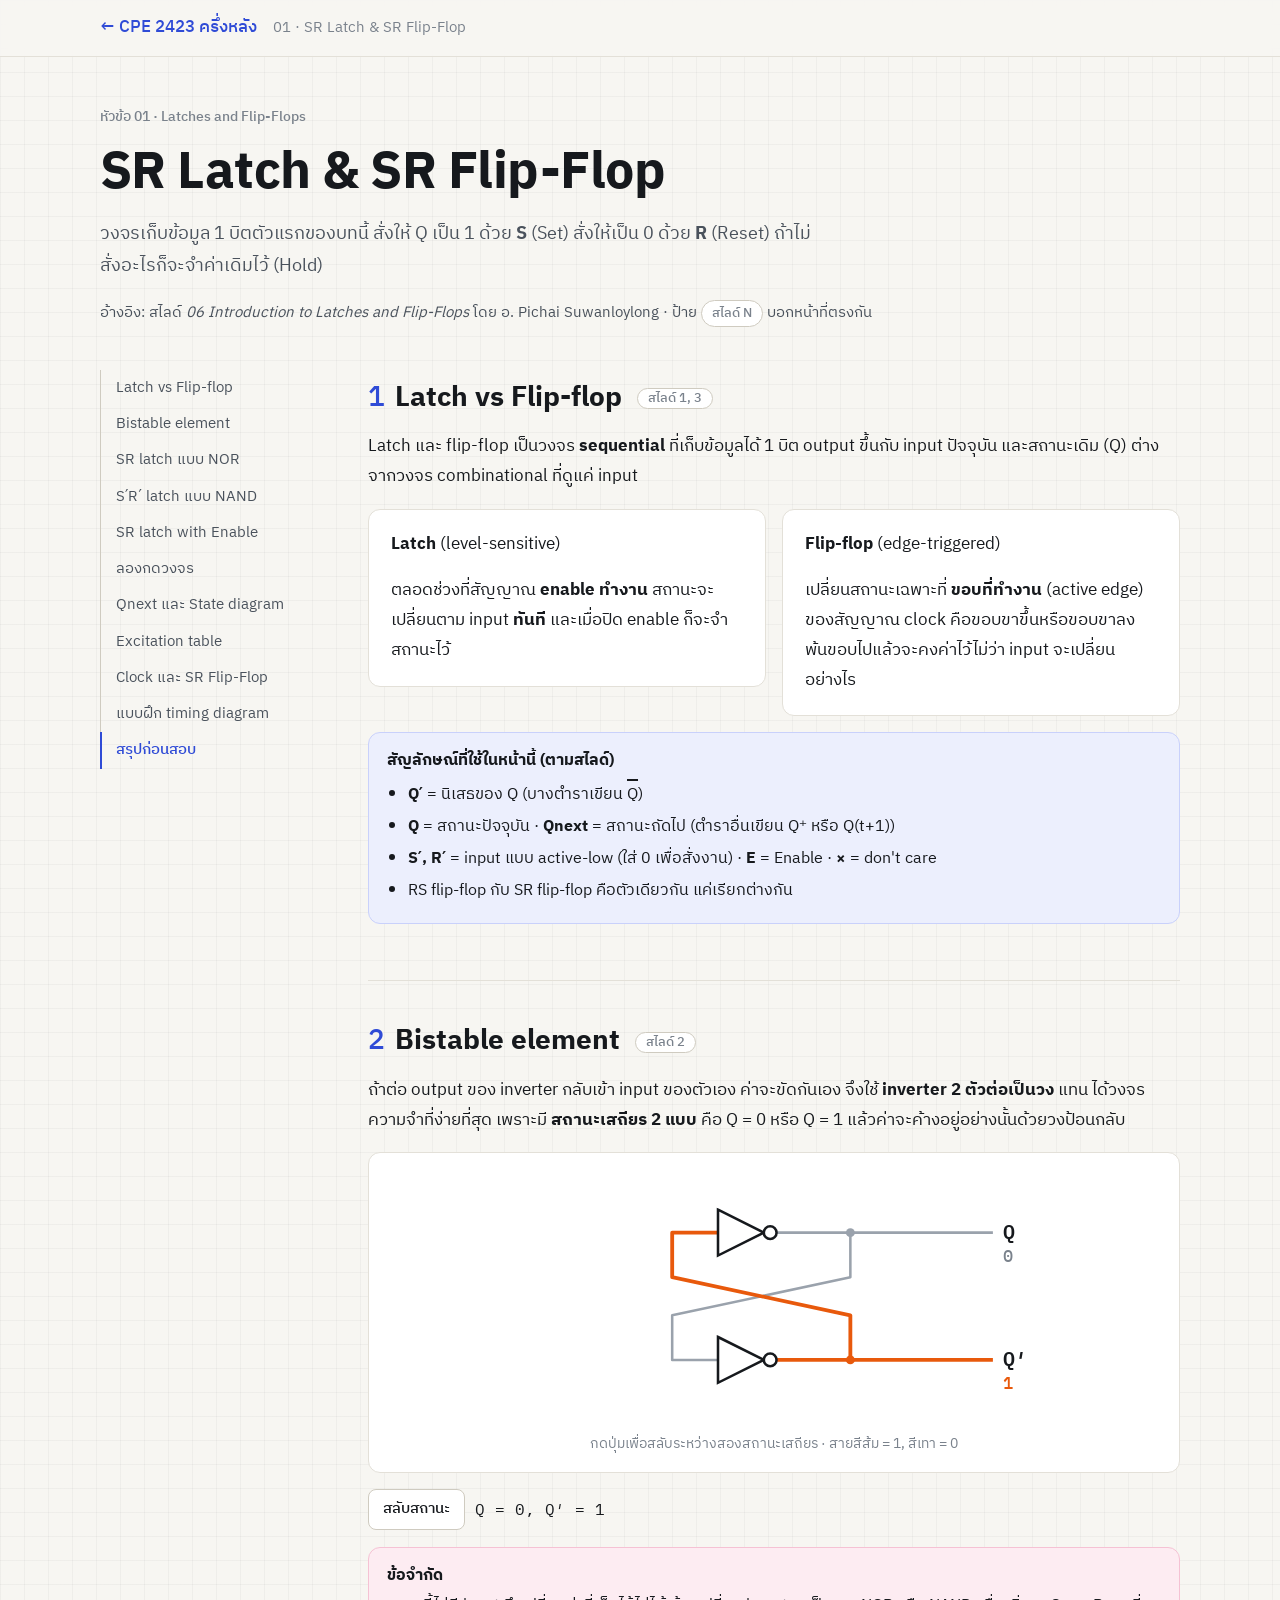
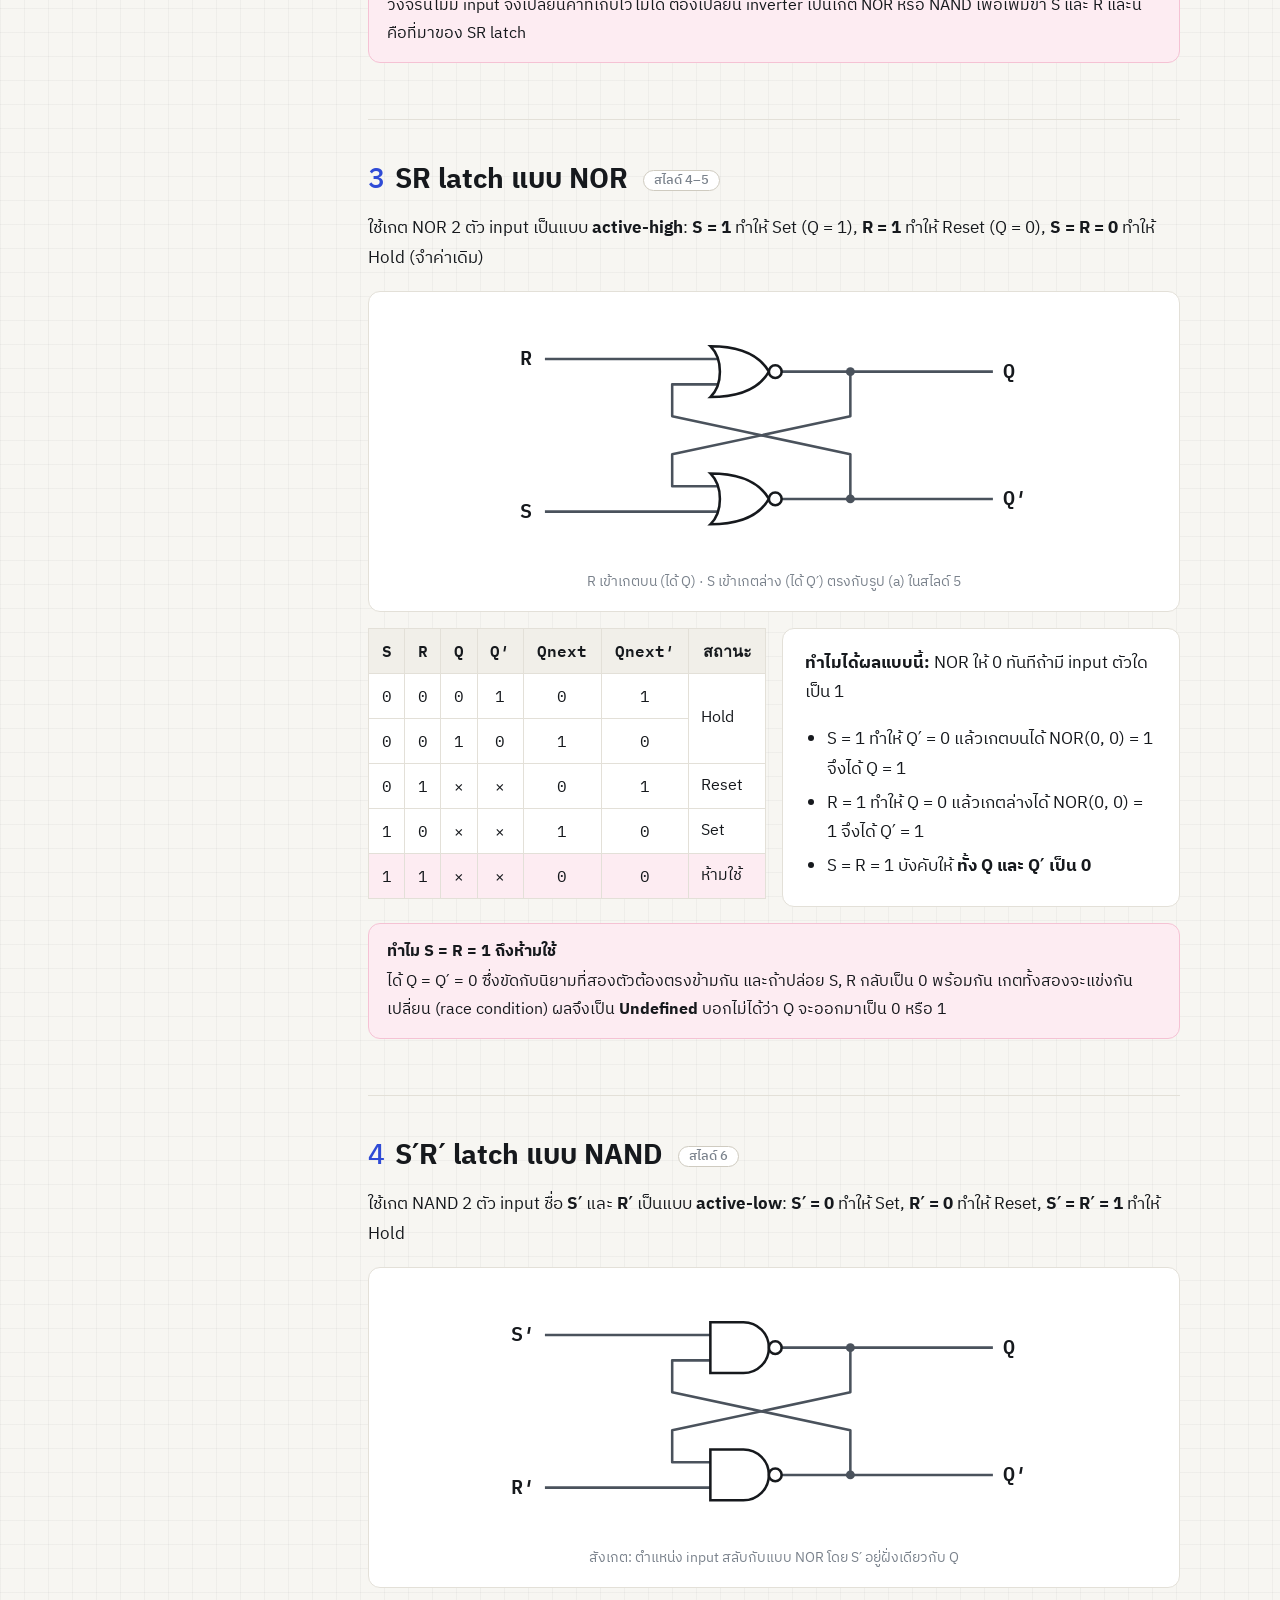
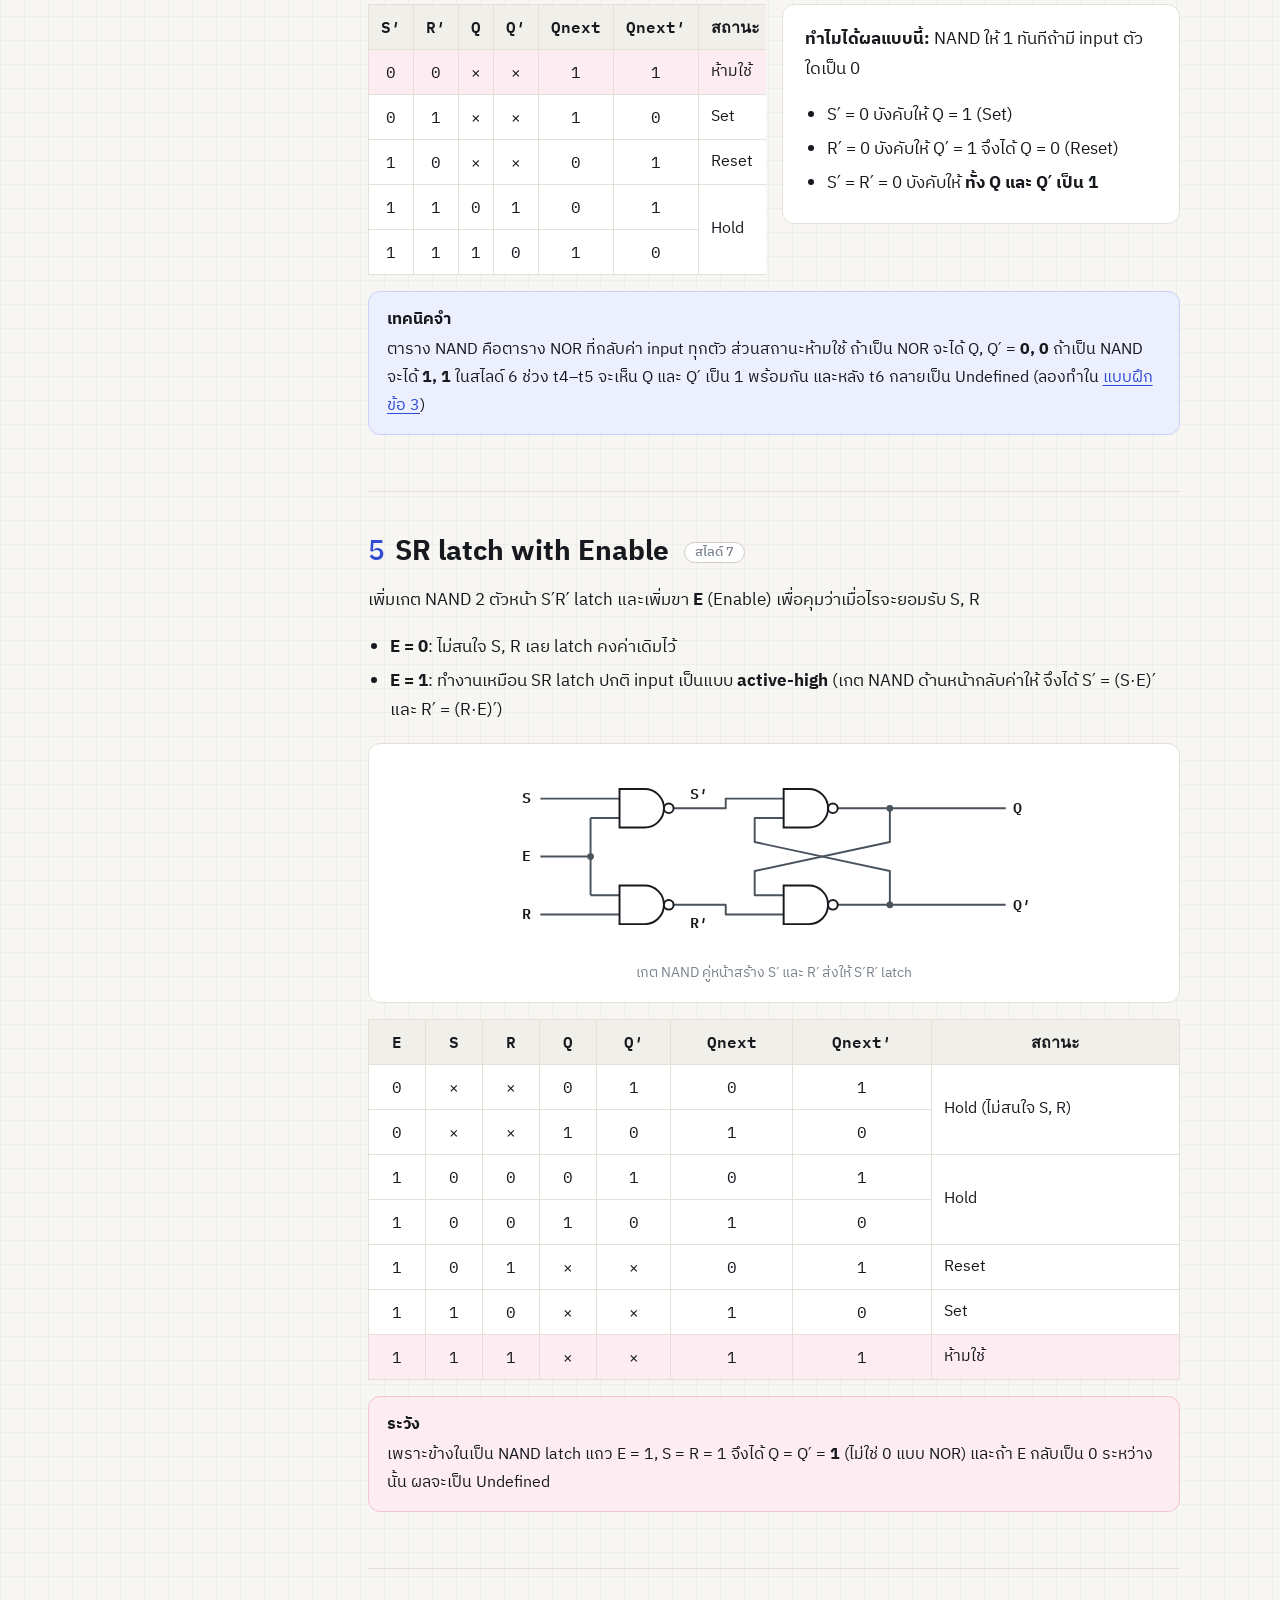
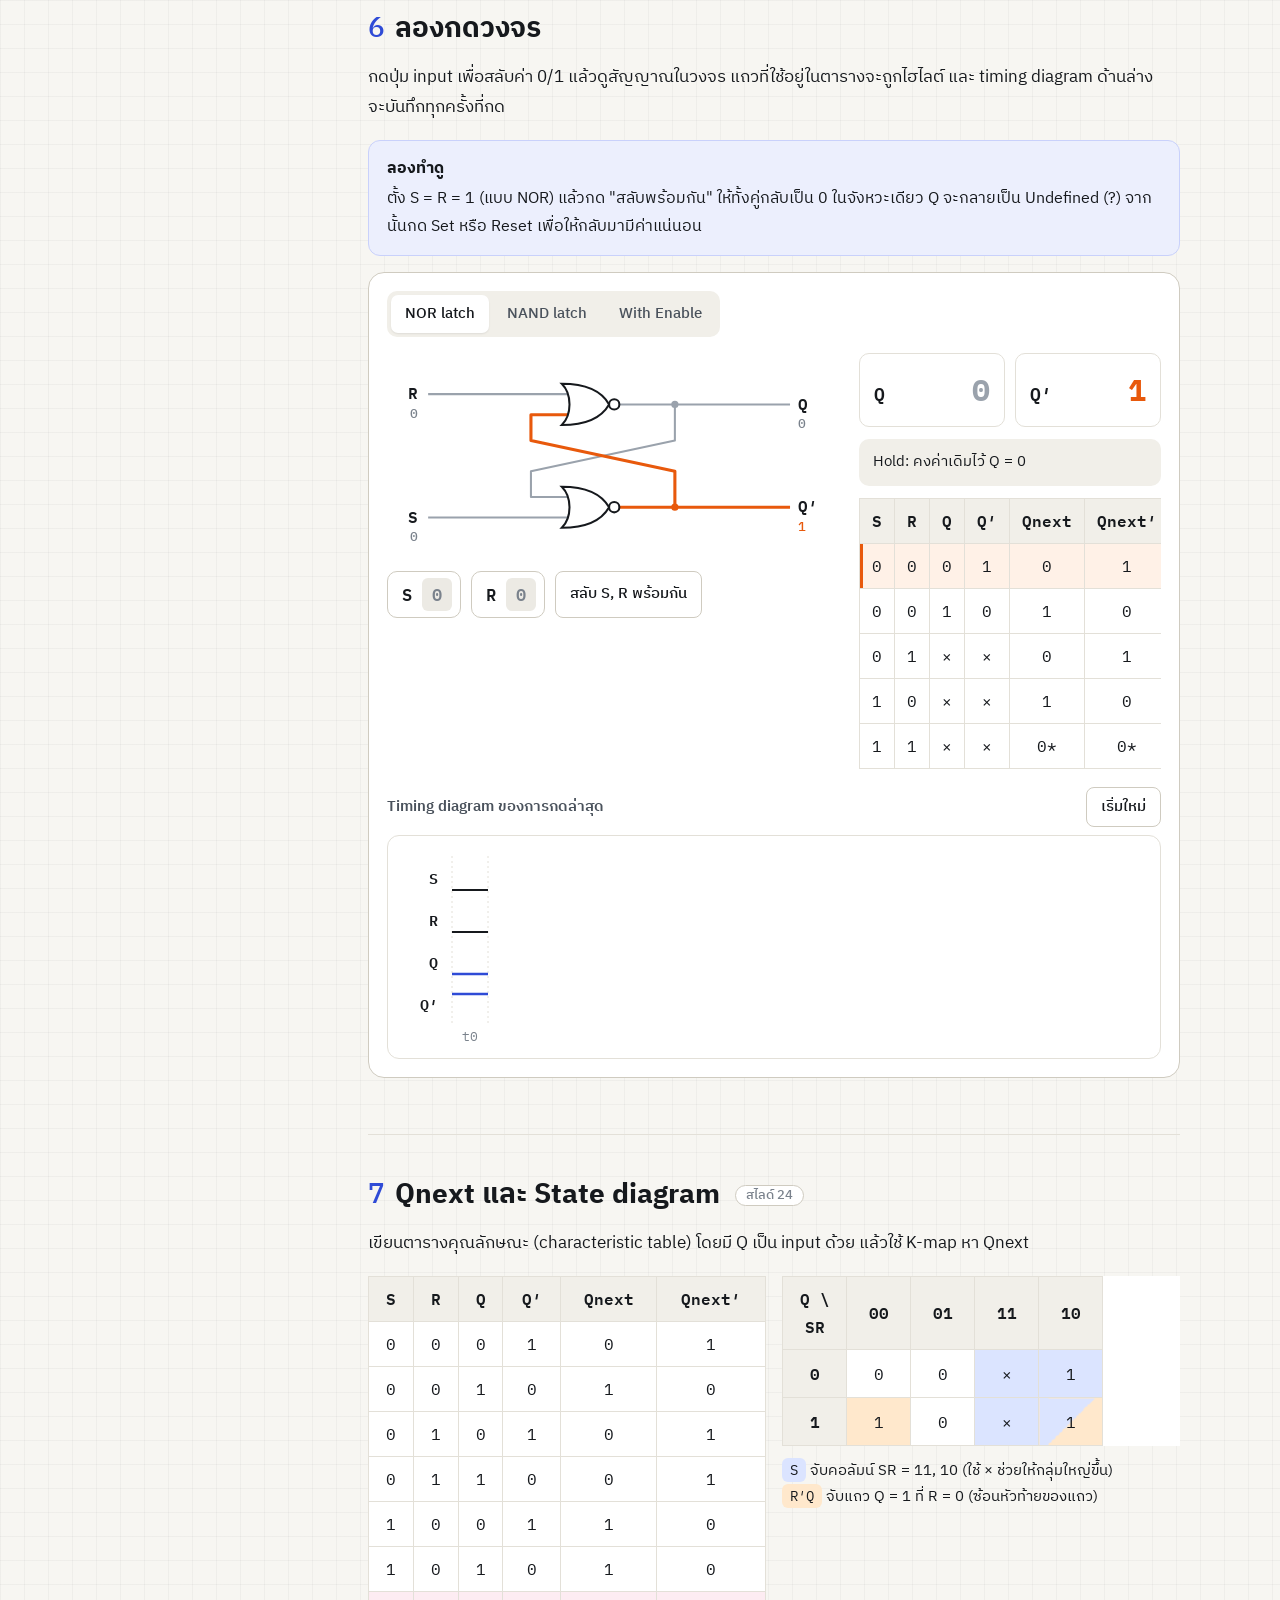
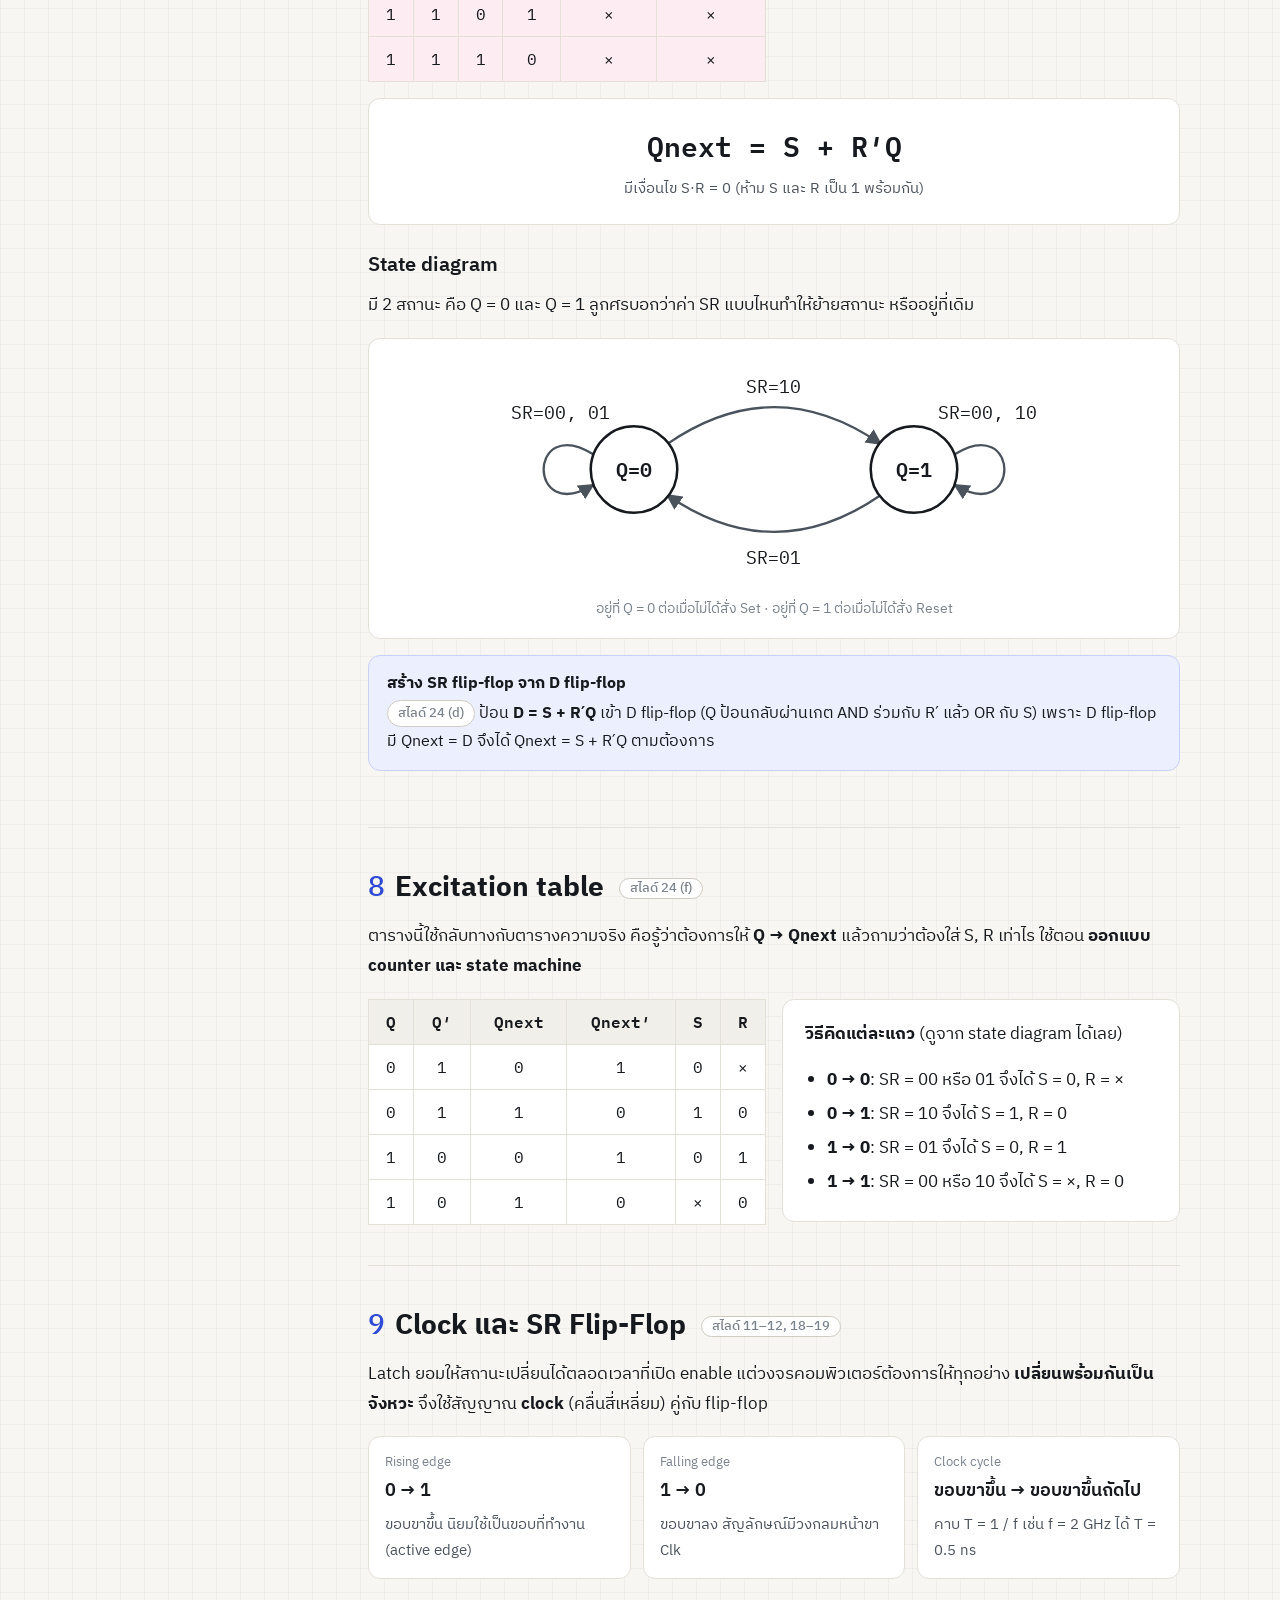
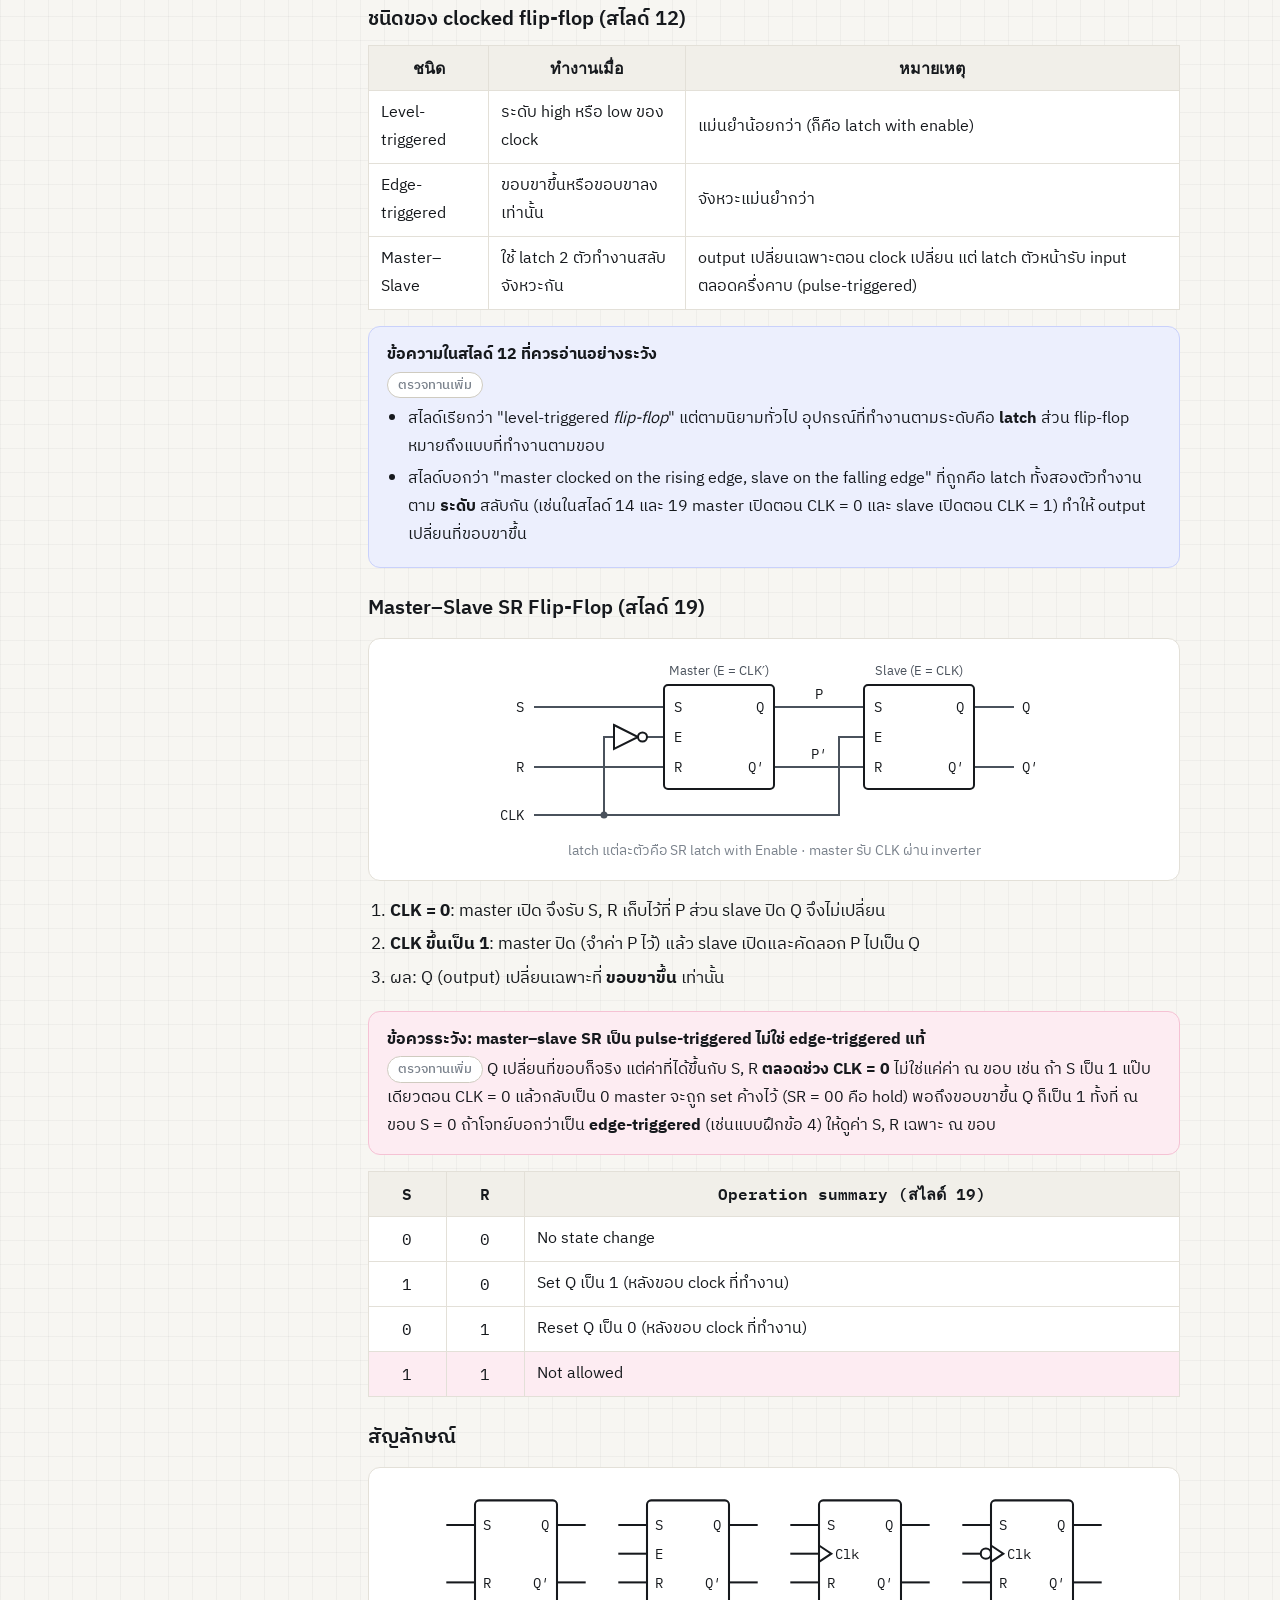
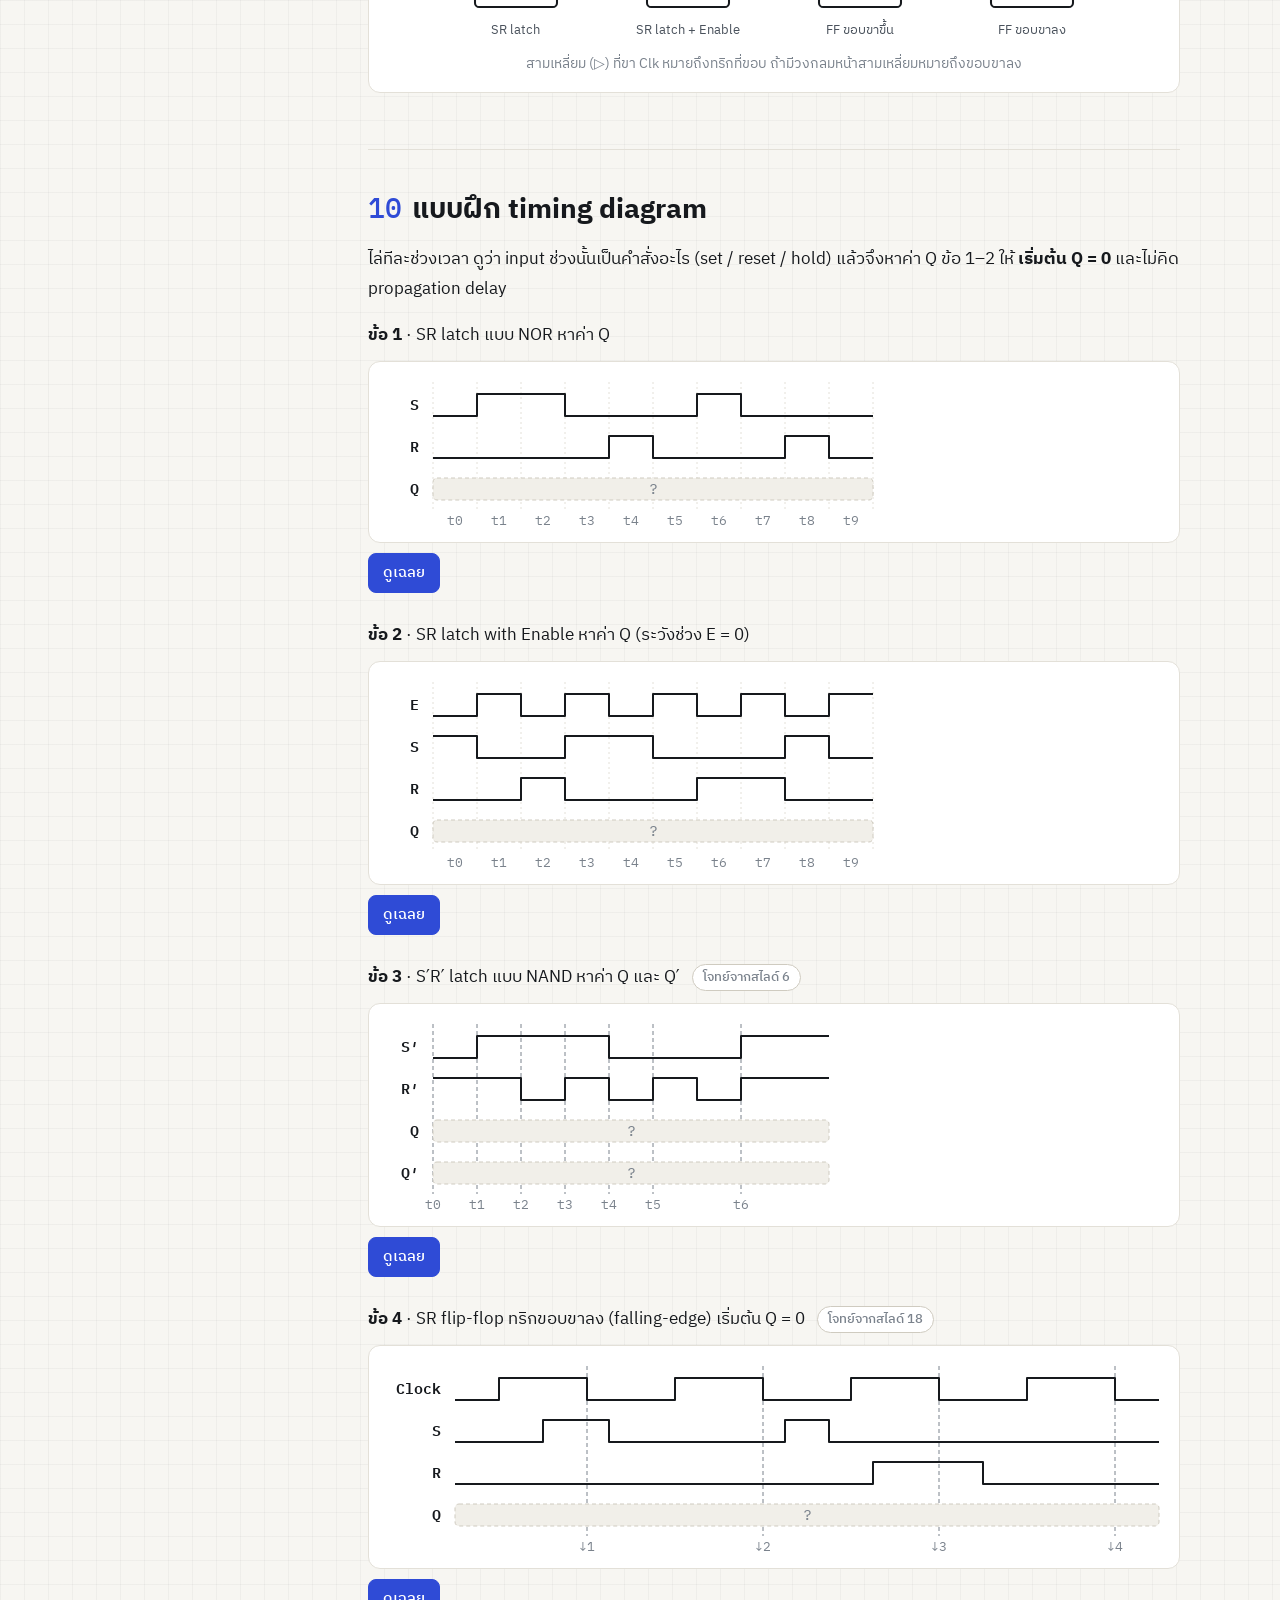
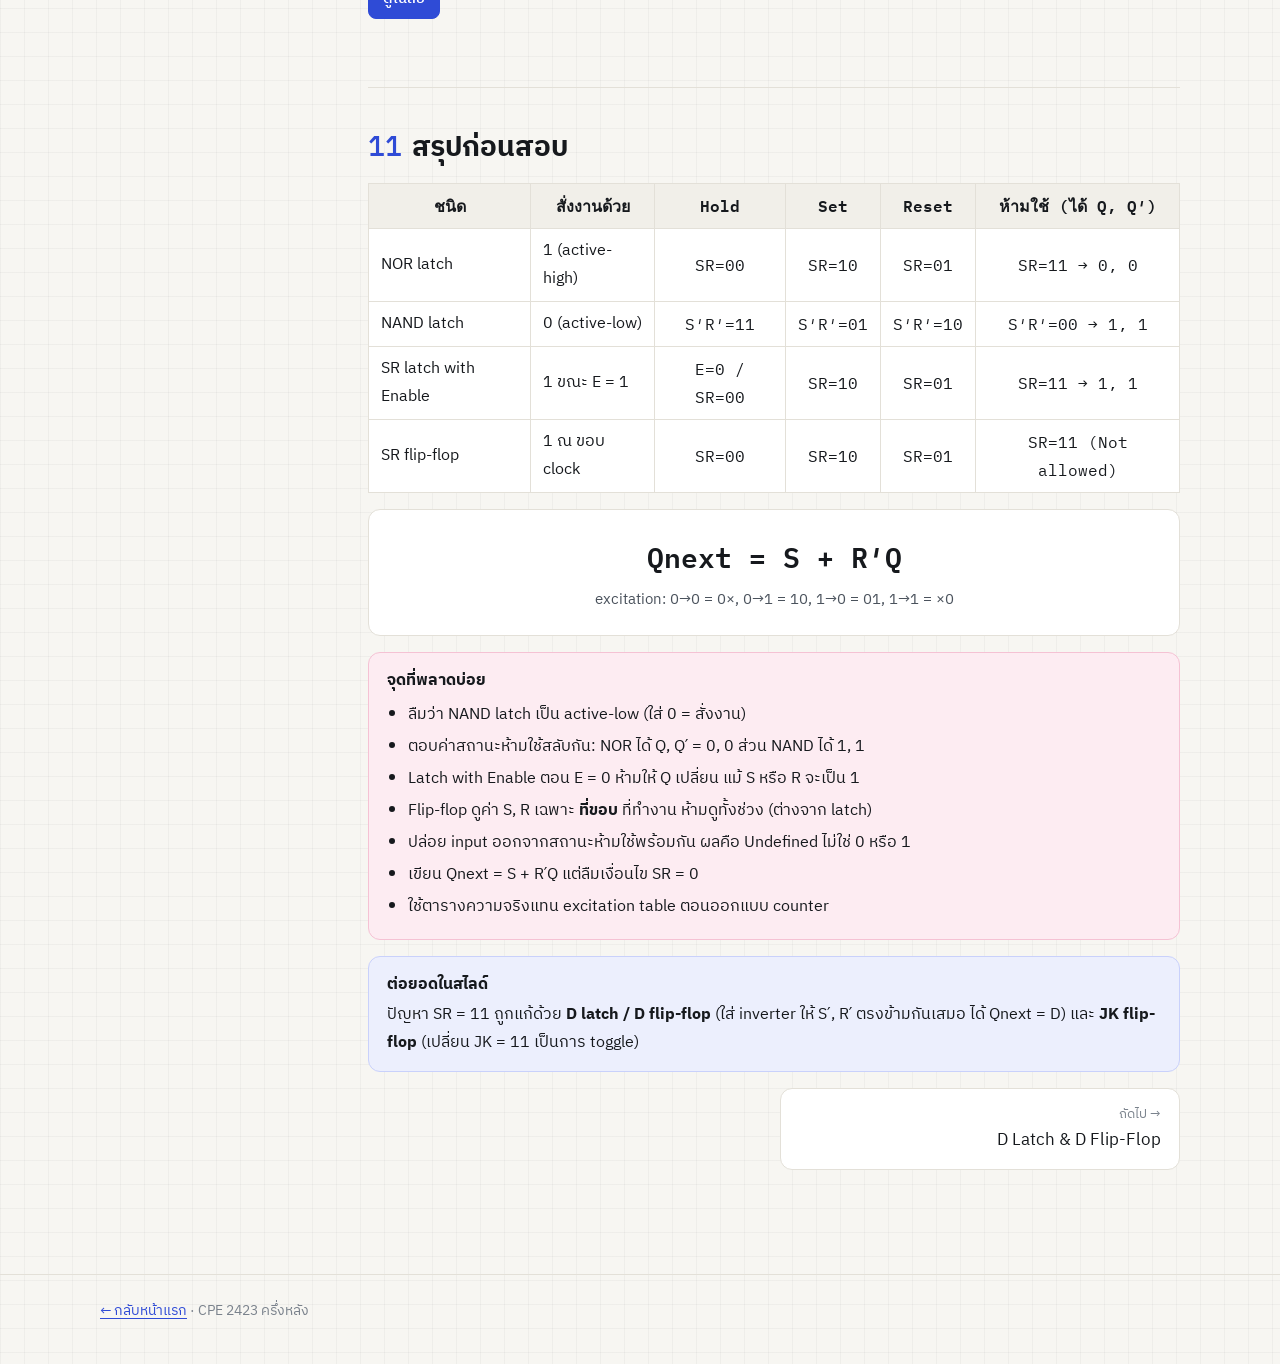
<file: topics/sr-flipflop.html>
<!doctype html>
<html lang="th">
<head>
  <meta charset="utf-8">
  <meta name="viewport" content="width=device-width, initial-scale=1">
  <meta name="color-scheme" content="light">
  <meta name="description" content="สรุป SR Latch และ SR Flip-Flop ตามสไลด์ 06 Introduction to Latches and Flip-Flops: bistable element, NOR/NAND latch, enable, master–slave, state diagram, excitation table และแบบฝึก timing diagram">
  <title>SR Latch & Flip-Flop · CPE 2423</title>
  <link rel="preconnect" href="https://fonts.googleapis.com">
  <link rel="preconnect" href="https://fonts.gstatic.com" crossorigin>
  <link href="https://fonts.googleapis.com/css2?family=IBM+Plex+Mono:wght@400;500;600&family=IBM+Plex+Sans+Thai:wght@400;500;600;700&display=swap" rel="stylesheet">
  <link rel="stylesheet" href="../assets/style.css">
</head>
<body>
  <nav class="topbar">
    <div class="wrap">
      <a href="../index.html">← CPE 2423 ครึ่งหลัง</a>
      <span class="crumb">01 · SR Latch & SR Flip-Flop</span>
    </div>
  </nav>

  <header class="page-head wrap">
    <p class="eyebrow">หัวข้อ 01 · Latches and Flip-Flops</p>
    <h1>SR Latch & SR Flip-Flop</h1>
    <p class="lead">วงจรเก็บข้อมูล 1 บิตตัวแรกของบทนี้ สั่งให้ Q เป็น 1 ด้วย <b>S</b> (Set) สั่งให้เป็น 0 ด้วย <b>R</b> (Reset) ถ้าไม่สั่งอะไรก็จะจำค่าเดิมไว้ (Hold)</p>
    <p class="source">อ้างอิง: สไลด์ <i>06 Introduction to Latches and Flip-Flops</i> โดย อ. Pichai Suwanloylong · ป้าย <span class="ref" style="margin:0">สไลด์ N</span> บอกหน้าที่ตรงกัน</p>
  </header>

  <div class="wrap layout">
    <details class="toc" open>
      <summary>สารบัญ</summary>
      <ol>
        <li><a href="#overview">Latch vs Flip-flop</a></li>
        <li><a href="#bistable">Bistable element</a></li>
        <li><a href="#nor">SR latch แบบ NOR</a></li>
        <li><a href="#nand">S′R′ latch แบบ NAND</a></li>
        <li><a href="#enable">SR latch with Enable</a></li>
        <li><a href="#sim">ลองกดวงจร</a></li>
        <li><a href="#equation">Qnext และ State diagram</a></li>
        <li><a href="#excitation">Excitation table</a></li>
        <li><a href="#flipflop">Clock และ SR Flip-Flop</a></li>
        <li><a href="#practice">แบบฝึก timing diagram</a></li>
        <li><a href="#recap">สรุปก่อนสอบ</a></li>
      </ol>
    </details>

    <main class="content">
      <!-- 1 -->
      <section id="overview">
        <h2><span class="num">1</span>Latch vs Flip-flop <span class="ref">สไลด์ 1, 3</span></h2>
        <p>Latch และ flip-flop เป็นวงจร <b>sequential</b> ที่เก็บข้อมูลได้ 1 บิต output ขึ้นกับ input ปัจจุบัน และสถานะเดิม (Q) ต่างจากวงจร combinational ที่ดูแค่ input</p>
        <div class="two-col">
          <div class="card">
            <p><b>Latch</b> (level-sensitive)</p>
            <p>ตลอดช่วงที่สัญญาณ <b>enable ทำงาน</b> สถานะจะเปลี่ยนตาม input <b>ทันที</b> และเมื่อปิด enable ก็จะจำสถานะไว้</p>
          </div>
          <div class="card">
            <p><b>Flip-flop</b> (edge-triggered)</p>
            <p>เปลี่ยนสถานะเฉพาะที่ <b>ขอบที่ทำงาน</b> (active edge) ของสัญญาณ clock คือขอบขาขึ้นหรือขอบขาลง พ้นขอบไปแล้วจะคงค่าไว้ไม่ว่า input จะเปลี่ยนอย่างไร</p>
          </div>
        </div>
        <div class="callout tip">
          <b>สัญลักษณ์ที่ใช้ในหน้านี้ (ตามสไลด์)</b>
          <ul style="margin: 6px 0 0;">
            <li><b>Q′</b> = นิเสธของ Q (บางตำราเขียน <span class="ov">Q</span>)</li>
            <li><b>Q</b> = สถานะปัจจุบัน · <b>Qnext</b> = สถานะถัดไป (ตำราอื่นเขียน Q⁺ หรือ Q(t+1))</li>
            <li><b>S′, R′</b> = input แบบ active-low (ใส่ 0 เพื่อสั่งงาน) · <b>E</b> = Enable · <b>×</b> = don't care</li>
            <li>RS flip-flop กับ SR flip-flop คือตัวเดียวกัน แค่เรียกต่างกัน</li>
          </ul>
        </div>
      </section>

      <!-- 2 -->
      <section id="bistable">
        <h2><span class="num">2</span>Bistable element <span class="ref">สไลด์ 2</span></h2>
        <p>ถ้าต่อ output ของ inverter กลับเข้า input ของตัวเอง ค่าจะขัดกันเอง จึงใช้ <b>inverter 2 ตัวต่อเป็นวง</b> แทน ได้วงจรความจำที่ง่ายที่สุด เพราะมี <b>สถานะเสถียร 2 แบบ</b> คือ Q = 0 หรือ Q = 1 แล้วค่าจะค้างอยู่อย่างนั้นด้วยวงป้อนกลับ</p>
        <figure class="figure">
          <svg data-schematic="bistable" id="bistable-svg" role="img" aria-label="Bistable element: inverter สองตัวต่อไขว้กัน ได้ output Q และ Q prime"></svg>
          <figcaption>กดปุ่มเพื่อสลับระหว่างสองสถานะเสถียร · สายสีส้ม = 1, สีเทา = 0</figcaption>
        </figure>
        <p style="display: flex; gap: 10px; align-items: center; flex-wrap: wrap;">
          <button class="btn" type="button" id="bistable-flip">สลับสถานะ</button>
          <span id="bistable-state" class="mono"></span>
        </p>
        <div class="callout warn">
          <b>ข้อจำกัด</b>
          วงจรนี้ไม่มี input จึงเปลี่ยนค่าที่เก็บไว้ไม่ได้ ต้องเปลี่ยน inverter เป็นเกต NOR หรือ NAND เพื่อเพิ่มขา S และ R และนี่คือที่มาของ SR latch
        </div>
      </section>

      <!-- 3 -->
      <section id="nor">
        <h2><span class="num">3</span>SR latch แบบ NOR <span class="ref">สไลด์ 4–5</span></h2>
        <p>ใช้เกต NOR 2 ตัว input เป็นแบบ <b>active-high</b>: <b>S = 1</b> ทำให้ Set (Q = 1), <b>R = 1</b> ทำให้ Reset (Q = 0), <b>S = R = 0</b> ทำให้ Hold (จำค่าเดิม)</p>
        <figure class="figure">
          <svg data-schematic="nor" role="img" aria-label="SR latch จากเกต NOR สองตัว R เข้าเกตบนซึ่งให้ Q และ S เข้าเกตล่างซึ่งให้ Q prime"></svg>
          <figcaption>R เข้าเกตบน (ได้ Q) · S เข้าเกตล่าง (ได้ Q′) ตรงกับรูป (a) ในสไลด์ 5</figcaption>
        </figure>
        <div class="two-col">
          <div class="table-scroll">
            <table class="tt">
              <thead><tr><th>S</th><th>R</th><th>Q</th><th>Q′</th><th>Qnext</th><th>Qnext′</th><th>สถานะ</th></tr></thead>
              <tbody>
                <tr><td>0</td><td>0</td><td>0</td><td>1</td><td>0</td><td>1</td><td class="txt" rowspan="2">Hold</td></tr>
                <tr><td>0</td><td>0</td><td>1</td><td>0</td><td>1</td><td>0</td></tr>
                <tr><td>0</td><td>1</td><td>×</td><td>×</td><td>0</td><td>1</td><td class="txt">Reset</td></tr>
                <tr><td>1</td><td>0</td><td>×</td><td>×</td><td>1</td><td>0</td><td class="txt">Set</td></tr>
                <tr class="bad"><td>1</td><td>1</td><td>×</td><td>×</td><td>0</td><td>0</td><td class="txt">ห้ามใช้</td></tr>
              </tbody>
            </table>
          </div>
          <div class="card">
            <p><b>ทำไมได้ผลแบบนี้:</b> NOR ให้ 0 ทันทีถ้ามี input ตัวใดเป็น 1</p>
            <ul>
              <li>S = 1 ทำให้ Q′ = 0 แล้วเกตบนได้ NOR(0, 0) = 1 จึงได้ Q = 1</li>
              <li>R = 1 ทำให้ Q = 0 แล้วเกตล่างได้ NOR(0, 0) = 1 จึงได้ Q′ = 1</li>
              <li>S = R = 1 บังคับให้ <b>ทั้ง Q และ Q′ เป็น 0</b></li>
            </ul>
          </div>
        </div>
        <div class="callout warn">
          <b>ทำไม S = R = 1 ถึงห้ามใช้</b>
          ได้ Q = Q′ = 0 ซึ่งขัดกับนิยามที่สองตัวต้องตรงข้ามกัน และถ้าปล่อย S, R กลับเป็น 0 พร้อมกัน เกตทั้งสองจะแข่งกันเปลี่ยน (race condition) ผลจึงเป็น <b>Undefined</b> บอกไม่ได้ว่า Q จะออกมาเป็น 0 หรือ 1
        </div>
      </section>

      <!-- 4 -->
      <section id="nand">
        <h2><span class="num">4</span>S′R′ latch แบบ NAND <span class="ref">สไลด์ 6</span></h2>
        <p>ใช้เกต NAND 2 ตัว input ชื่อ <b>S′</b> และ <b>R′</b> เป็นแบบ <b>active-low</b>: <b>S′ = 0</b> ทำให้ Set, <b>R′ = 0</b> ทำให้ Reset, <b>S′ = R′ = 1</b> ทำให้ Hold</p>
        <figure class="figure">
          <svg data-schematic="nand" role="img" aria-label="SR latch จากเกต NAND สองตัว S prime เข้าเกตบนซึ่งให้ Q และ R prime เข้าเกตล่างซึ่งให้ Q prime"></svg>
          <figcaption>สังเกต: ตำแหน่ง input สลับกับแบบ NOR โดย S′ อยู่ฝั่งเดียวกับ Q</figcaption>
        </figure>
        <div class="two-col">
          <div class="table-scroll">
            <table class="tt">
              <thead><tr><th>S′</th><th>R′</th><th>Q</th><th>Q′</th><th>Qnext</th><th>Qnext′</th><th>สถานะ</th></tr></thead>
              <tbody>
                <tr class="bad"><td>0</td><td>0</td><td>×</td><td>×</td><td>1</td><td>1</td><td class="txt">ห้ามใช้</td></tr>
                <tr><td>0</td><td>1</td><td>×</td><td>×</td><td>1</td><td>0</td><td class="txt">Set</td></tr>
                <tr><td>1</td><td>0</td><td>×</td><td>×</td><td>0</td><td>1</td><td class="txt">Reset</td></tr>
                <tr><td>1</td><td>1</td><td>0</td><td>1</td><td>0</td><td>1</td><td class="txt" rowspan="2">Hold</td></tr>
                <tr><td>1</td><td>1</td><td>1</td><td>0</td><td>1</td><td>0</td></tr>
              </tbody>
            </table>
          </div>
          <div class="card">
            <p><b>ทำไมได้ผลแบบนี้:</b> NAND ให้ 1 ทันทีถ้ามี input ตัวใดเป็น 0</p>
            <ul>
              <li>S′ = 0 บังคับให้ Q = 1 (Set)</li>
              <li>R′ = 0 บังคับให้ Q′ = 1 จึงได้ Q = 0 (Reset)</li>
              <li>S′ = R′ = 0 บังคับให้ <b>ทั้ง Q และ Q′ เป็น 1</b></li>
            </ul>
          </div>
        </div>
        <div class="callout tip">
          <b>เทคนิคจำ</b>
          ตาราง NAND คือตาราง NOR ที่กลับค่า input ทุกตัว ส่วนสถานะห้ามใช้ ถ้าเป็น NOR จะได้ Q, Q′ = <b>0, 0</b> ถ้าเป็น NAND จะได้ <b>1, 1</b> ในสไลด์ 6 ช่วง t4–t5 จะเห็น Q และ Q′ เป็น 1 พร้อมกัน และหลัง t6 กลายเป็น Undefined (ลองทำใน <a href="#ex3">แบบฝึกข้อ 3</a>)
        </div>
      </section>

      <!-- 5 -->
      <section id="enable">
        <h2><span class="num">5</span>SR latch with Enable <span class="ref">สไลด์ 7</span></h2>
        <p>เพิ่มเกต NAND 2 ตัวหน้า S′R′ latch และเพิ่มขา <b>E</b> (Enable) เพื่อคุมว่าเมื่อไรจะยอมรับ S, R</p>
        <ul>
          <li><b>E = 0</b>: ไม่สนใจ S, R เลย latch คงค่าเดิมไว้</li>
          <li><b>E = 1</b>: ทำงานเหมือน SR latch ปกติ input เป็นแบบ <b>active-high</b> (เกต NAND ด้านหน้ากลับค่าให้ จึงได้ S′ = (S·E)′ และ R′ = (R·E)′)</li>
        </ul>
        <figure class="figure wide">
          <svg data-schematic="enable" role="img" aria-label="SR latch with enable: S และ E เข้า NAND ตัวบนได้ S prime, R และ E เข้า NAND ตัวล่างได้ R prime แล้วต่อเข้า NAND latch"></svg>
          <figcaption>เกต NAND คู่หน้าสร้าง S′ และ R′ ส่งให้ S′R′ latch</figcaption>
        </figure>
        <div class="table-scroll">
          <table class="tt">
            <thead><tr><th>E</th><th>S</th><th>R</th><th>Q</th><th>Q′</th><th>Qnext</th><th>Qnext′</th><th>สถานะ</th></tr></thead>
            <tbody>
              <tr><td>0</td><td>×</td><td>×</td><td>0</td><td>1</td><td>0</td><td>1</td><td class="txt" rowspan="2">Hold (ไม่สนใจ S, R)</td></tr>
              <tr><td>0</td><td>×</td><td>×</td><td>1</td><td>0</td><td>1</td><td>0</td></tr>
              <tr><td>1</td><td>0</td><td>0</td><td>0</td><td>1</td><td>0</td><td>1</td><td class="txt" rowspan="2">Hold</td></tr>
              <tr><td>1</td><td>0</td><td>0</td><td>1</td><td>0</td><td>1</td><td>0</td></tr>
              <tr><td>1</td><td>0</td><td>1</td><td>×</td><td>×</td><td>0</td><td>1</td><td class="txt">Reset</td></tr>
              <tr><td>1</td><td>1</td><td>0</td><td>×</td><td>×</td><td>1</td><td>0</td><td class="txt">Set</td></tr>
              <tr class="bad"><td>1</td><td>1</td><td>1</td><td>×</td><td>×</td><td>1</td><td>1</td><td class="txt">ห้ามใช้</td></tr>
            </tbody>
          </table>
        </div>
        <div class="callout warn">
          <b>ระวัง</b>
          เพราะข้างในเป็น NAND latch แถว E = 1, S = R = 1 จึงได้ Q = Q′ = <b>1</b> (ไม่ใช่ 0 แบบ NOR) และถ้า E กลับเป็น 0 ระหว่างนั้น ผลจะเป็น Undefined
        </div>
      </section>

      <!-- 6 -->
      <section id="sim">
        <h2><span class="num">6</span>ลองกดวงจร</h2>
        <p>กดปุ่ม input เพื่อสลับค่า 0/1 แล้วดูสัญญาณในวงจร แถวที่ใช้อยู่ในตารางจะถูกไฮไลต์ และ timing diagram ด้านล่างจะบันทึกทุกครั้งที่กด</p>
        <div class="callout tip">
          <b>ลองทำดู</b>
          ตั้ง S = R = 1 (แบบ NOR) แล้วกด "สลับพร้อมกัน" ให้ทั้งคู่กลับเป็น 0 ในจังหวะเดียว Q จะกลายเป็น Undefined (?) จากนั้นกด Set หรือ Reset เพื่อให้กลับมามีค่าแน่นอน
        </div>

        <div class="sim" id="simulator">
          <div class="tabs" role="tablist" aria-label="ชนิดวงจร">
            <button role="tab" data-mode="nor" aria-selected="true">NOR latch</button>
            <button role="tab" data-mode="nand" aria-selected="false">NAND latch</button>
            <button role="tab" data-mode="enable" aria-selected="false">With Enable</button>
          </div>
          <div class="sim-grid">
            <div>
              <svg class="sim-schem" role="img" aria-label="วงจรจำลองที่สีของสายแสดงค่าลอจิก"></svg>
              <div class="sim-inputs"></div>
            </div>
            <div>
              <div class="outs">
                <div class="out"><span>Q</span><b data-out="Q">0</b></div>
                <div class="out"><span>Q′</span><b data-out="Qn">1</b></div>
              </div>
              <p class="sim-status" aria-live="polite"></p>
              <div class="table-scroll"><table class="tt sim-table"></table></div>
            </div>
          </div>
          <div class="sim-wave-head">
            <h4>Timing diagram ของการกดล่าสุด</h4>
            <button class="btn" type="button" data-reset>เริ่มใหม่</button>
          </div>
          <div class="wave-scroll"><svg class="sim-wave" role="img" aria-label="timing diagram ของการกดล่าสุด"></svg></div>
        </div>
      </section>

      <!-- 7 -->
      <section id="equation">
        <h2><span class="num">7</span>Qnext และ State diagram <span class="ref">สไลด์ 24</span></h2>
        <p>เขียนตารางคุณลักษณะ (characteristic table) โดยมี Q เป็น input ด้วย แล้วใช้ K-map หา Qnext</p>
        <div class="two-col">
          <div class="table-scroll">
            <table class="tt">
              <thead><tr><th>S</th><th>R</th><th>Q</th><th>Q′</th><th>Qnext</th><th>Qnext′</th></tr></thead>
              <tbody>
                <tr><td>0</td><td>0</td><td>0</td><td>1</td><td>0</td><td>1</td></tr>
                <tr><td>0</td><td>0</td><td>1</td><td>0</td><td>1</td><td>0</td></tr>
                <tr><td>0</td><td>1</td><td>0</td><td>1</td><td>0</td><td>1</td></tr>
                <tr><td>0</td><td>1</td><td>1</td><td>0</td><td>0</td><td>1</td></tr>
                <tr><td>1</td><td>0</td><td>0</td><td>1</td><td>1</td><td>0</td></tr>
                <tr><td>1</td><td>0</td><td>1</td><td>0</td><td>1</td><td>0</td></tr>
                <tr class="bad"><td>1</td><td>1</td><td>0</td><td>1</td><td>×</td><td>×</td></tr>
                <tr class="bad"><td>1</td><td>1</td><td>1</td><td>0</td><td>×</td><td>×</td></tr>
              </tbody>
            </table>
          </div>
          <div>
            <div class="table-scroll">
              <table class="tt kmap">
                <thead>
                  <tr><th>Q \ SR</th><th>00</th><th>01</th><th>11</th><th>10</th></tr>
                </thead>
                <tbody>
                  <tr><th>0</th><td>0</td><td>0</td><td class="g1">×</td><td class="g1">1</td></tr>
                  <tr><th>1</th><td class="g2">1</td><td>0</td><td class="g1">×</td><td class="g12">1</td></tr>
                </tbody>
              </table>
            </div>
            <p style="margin-top: 12px; font-size: 15px;">
              <span class="chip g1">S</span> จับคอลัมน์ SR = 11, 10 (ใช้ × ช่วยให้กลุ่มใหญ่ขึ้น)<br>
              <span class="chip g2">R′Q</span> จับแถว Q = 1 ที่ R = 0 (ซ้อนหัวท้ายของแถว)
            </p>
          </div>
        </div>
        <div class="formula">
          Qnext = S + R′Q
          <small>มีเงื่อนไข S·R = 0 (ห้าม S และ R เป็น 1 พร้อมกัน)</small>
        </div>

        <h3>State diagram</h3>
        <p>มี 2 สถานะ คือ Q = 0 และ Q = 1 ลูกศรบอกว่าค่า SR แบบไหนทำให้ย้ายสถานะ หรืออยู่ที่เดิม</p>
        <figure class="figure">
          <svg class="fsm" viewBox="0 0 440 184" role="img" aria-label="State diagram ของ SR flip-flop: จาก Q=0 ไป Q=1 เมื่อ SR=10, จาก Q=1 ไป Q=0 เมื่อ SR=01, อยู่ที่ Q=0 เมื่อ SR=00 หรือ 01, อยู่ที่ Q=1 เมื่อ SR=00 หรือ 10">
            <defs>
              <marker id="arr" viewBox="0 0 10 10" refX="9" refY="5" markerWidth="7" markerHeight="7" orient="auto-start-reverse"><path d="M0 0 L10 5 L0 10 z"/></marker>
            </defs>
            <path d="M136 70 Q220 12 304 70" marker-end="url(#arr)"/>
            <path d="M304 110 Q220 168 136 110" marker-end="url(#arr)"/>
            <path d="M78 78 C26 46 26 134 78 102" marker-end="url(#arr)"/>
            <path d="M362 78 C414 46 414 134 362 102" marker-end="url(#arr)"/>
            <circle cx="110" cy="90" r="34"/>
            <circle cx="330" cy="90" r="34"/>
            <text class="st" x="110" y="96" text-anchor="middle">Q=0</text>
            <text class="st" x="330" y="96" text-anchor="middle">Q=1</text>
            <text x="220" y="30" text-anchor="middle">SR=10</text>
            <text x="220" y="164" text-anchor="middle">SR=01</text>
            <text x="52" y="50" text-anchor="middle">SR=00, 01</text>
            <text x="388" y="50" text-anchor="middle">SR=00, 10</text>
          </svg>
          <figcaption>อยู่ที่ Q = 0 ต่อเมื่อไม่ได้สั่ง Set · อยู่ที่ Q = 1 ต่อเมื่อไม่ได้สั่ง Reset</figcaption>
        </figure>
        <div class="callout tip">
          <b>สร้าง SR flip-flop จาก D flip-flop</b> <span class="ref" style="margin-left:0">สไลด์ 24 (d)</span>
          ป้อน <b>D = S + R′Q</b> เข้า D flip-flop (Q ป้อนกลับผ่านเกต AND ร่วมกับ R′ แล้ว OR กับ S) เพราะ D flip-flop มี Qnext = D จึงได้ Qnext = S + R′Q ตามต้องการ
        </div>
      </section>

      <!-- 8 -->
      <section id="excitation">
        <h2><span class="num">8</span>Excitation table <span class="ref">สไลด์ 24 (f)</span></h2>
        <p>ตารางนี้ใช้กลับทางกับตารางความจริง คือรู้ว่าต้องการให้ <b>Q → Qnext</b> แล้วถามว่าต้องใส่ S, R เท่าไร ใช้ตอน <b>ออกแบบ counter และ state machine</b></p>
        <div class="two-col">
          <div class="table-scroll">
            <table class="tt">
              <thead><tr><th>Q</th><th>Q′</th><th>Qnext</th><th>Qnext′</th><th>S</th><th>R</th></tr></thead>
              <tbody>
                <tr><td>0</td><td>1</td><td>0</td><td>1</td><td>0</td><td>×</td></tr>
                <tr><td>0</td><td>1</td><td>1</td><td>0</td><td>1</td><td>0</td></tr>
                <tr><td>1</td><td>0</td><td>0</td><td>1</td><td>0</td><td>1</td></tr>
                <tr><td>1</td><td>0</td><td>1</td><td>0</td><td>×</td><td>0</td></tr>
              </tbody>
            </table>
          </div>
          <div class="card">
            <p><b>วิธีคิดแต่ละแถว</b> (ดูจาก state diagram ได้เลย)</p>
            <ul>
              <li><b>0 → 0</b>: SR = 00 หรือ 01 จึงได้ S = 0, R = ×</li>
              <li><b>0 → 1</b>: SR = 10 จึงได้ S = 1, R = 0</li>
              <li><b>1 → 0</b>: SR = 01 จึงได้ S = 0, R = 1</li>
              <li><b>1 → 1</b>: SR = 00 หรือ 10 จึงได้ S = ×, R = 0</li>
            </ul>
          </div>
        </div>
      </section>

      <!-- 9 -->
      <section id="flipflop">
        <h2><span class="num">9</span>Clock และ SR Flip-Flop <span class="ref">สไลด์ 11–12, 18–19</span></h2>
        <p>Latch ยอมให้สถานะเปลี่ยนได้ตลอดเวลาที่เปิด enable แต่วงจรคอมพิวเตอร์ต้องการให้ทุกอย่าง <b>เปลี่ยนพร้อมกันเป็นจังหวะ</b> จึงใช้สัญญาณ <b>clock</b> (คลื่นสี่เหลี่ยม) คู่กับ flip-flop</p>
        <div class="keypoints">
          <div class="kp"><div class="k">Rising edge</div><div class="v">0 → 1</div><p>ขอบขาขึ้น นิยมใช้เป็นขอบที่ทำงาน (active edge)</p></div>
          <div class="kp"><div class="k">Falling edge</div><div class="v">1 → 0</div><p>ขอบขาลง สัญลักษณ์มีวงกลมหน้าขา Clk</p></div>
          <div class="kp"><div class="k">Clock cycle</div><div class="v">ขอบขาขึ้น → ขอบขาขึ้นถัดไป</div><p>คาบ T = 1 / f เช่น f = 2 GHz ได้ T = 0.5 ns</p></div>
        </div>

        <h3>ชนิดของ clocked flip-flop (สไลด์ 12)</h3>
        <div class="table-scroll">
          <table class="tt">
            <thead><tr><th>ชนิด</th><th>ทำงานเมื่อ</th><th>หมายเหตุ</th></tr></thead>
            <tbody>
              <tr><td class="txt">Level-triggered</td><td class="txt">ระดับ high หรือ low ของ clock</td><td class="txt">แม่นยำน้อยกว่า (ก็คือ latch with enable)</td></tr>
              <tr><td class="txt">Edge-triggered</td><td class="txt">ขอบขาขึ้นหรือขอบขาลงเท่านั้น</td><td class="txt">จังหวะแม่นยำกว่า</td></tr>
              <tr><td class="txt">Master–Slave</td><td class="txt">ใช้ latch 2 ตัวทำงานสลับจังหวะกัน</td><td class="txt">output เปลี่ยนเฉพาะตอน clock เปลี่ยน แต่ latch ตัวหน้ารับ input ตลอดครึ่งคาบ (pulse-triggered)</td></tr>
            </tbody>
          </table>
        </div>
        <div class="callout tip">
          <b>ข้อความในสไลด์ 12 ที่ควรอ่านอย่างระวัง</b> <span class="ref" style="margin-left:0">ตรวจทานเพิ่ม</span>
          <ul style="margin: 6px 0 0;">
            <li>สไลด์เรียกว่า "level-triggered <i>flip-flop</i>" แต่ตามนิยามทั่วไป อุปกรณ์ที่ทำงานตามระดับคือ <b>latch</b> ส่วน flip-flop หมายถึงแบบที่ทำงานตามขอบ</li>
            <li>สไลด์บอกว่า "master clocked on the rising edge, slave on the falling edge" ที่ถูกคือ latch ทั้งสองตัวทำงานตาม <b>ระดับ</b> สลับกัน (เช่นในสไลด์ 14 และ 19 master เปิดตอน CLK = 0 และ slave เปิดตอน CLK = 1) ทำให้ output เปลี่ยนที่ขอบขาขึ้น</li>
          </ul>
        </div>


        <h3>Master–Slave SR Flip-Flop (สไลด์ 19)</h3>
        <figure class="figure wide">
          <svg class="blk" viewBox="0 0 560 176" role="img" aria-label="Master-slave SR flip-flop: S และ R เข้า master latch ที่ enable ด้วย CLK prime, output P และ P prime ส่งเข้า slave latch ที่ enable ด้วย CLK ได้ Q และ Q prime">
            <text class="cap" x="225" y="20" text-anchor="middle">Master (E = CLK′)</text>
            <text class="cap" x="425" y="20" text-anchor="middle">Slave (E = CLK)</text>
            <line x1="40" y1="52" x2="170" y2="52"/><text x="30" y="57" text-anchor="end">S</text>
            <line x1="40" y1="112" x2="170" y2="112"/><text x="30" y="117" text-anchor="end">R</text>
            <line x1="280" y1="52" x2="370" y2="52"/><text x="325" y="44" text-anchor="middle">P</text>
            <line x1="280" y1="112" x2="370" y2="112"/><text x="325" y="104" text-anchor="middle">P′</text>
            <line x1="480" y1="52" x2="520" y2="52"/><text x="528" y="57">Q</text>
            <line x1="480" y1="112" x2="520" y2="112"/><text x="528" y="117">Q′</text>
            <path d="M40 160 H345 V82 H370"/><text x="30" y="165" text-anchor="end">CLK</text>
            <path d="M110 160 V82 H120"/><path d="M153 82 H170"/>
            <path class="inv" d="M120 70 L144 82 L120 94 Z"/><circle cx="148.5" cy="82" r="4.5"/>
            <circle class="dot" cx="110" cy="160" r="3.5"/>
            <rect x="170" y="30" width="110" height="104" rx="4"/>
            <rect x="370" y="30" width="110" height="104" rx="4"/>
            <text x="180" y="57">S</text><text x="180" y="87">E</text><text x="180" y="117">R</text>
            <text x="270" y="57" text-anchor="end">Q</text><text x="270" y="117" text-anchor="end">Q′</text>
            <text x="380" y="57">S</text><text x="380" y="87">E</text><text x="380" y="117">R</text>
            <text x="470" y="57" text-anchor="end">Q</text><text x="470" y="117" text-anchor="end">Q′</text>
          </svg>
          <figcaption>latch แต่ละตัวคือ SR latch with Enable · master รับ CLK ผ่าน inverter</figcaption>
        </figure>
        <ol>
          <li><b>CLK = 0</b>: master เปิด จึงรับ S, R เก็บไว้ที่ P ส่วน slave ปิด Q จึงไม่เปลี่ยน</li>
          <li><b>CLK ขึ้นเป็น 1</b>: master ปิด (จำค่า P ไว้) แล้ว slave เปิดและคัดลอก P ไปเป็น Q</li>
          <li>ผล: Q (output) เปลี่ยนเฉพาะที่ <b>ขอบขาขึ้น</b> เท่านั้น</li>
        </ol>
        <div class="callout warn">
          <b>ข้อควรระวัง: master–slave SR เป็น pulse-triggered ไม่ใช่ edge-triggered แท้</b> <span class="ref" style="margin-left:0">ตรวจทานเพิ่ม</span>
          Q เปลี่ยนที่ขอบก็จริง แต่ค่าที่ได้ขึ้นกับ S, R <b>ตลอดช่วง CLK = 0</b> ไม่ใช่แค่ค่า ณ ขอบ เช่น ถ้า S เป็น 1 แป๊บเดียวตอน CLK = 0 แล้วกลับเป็น 0 master จะถูก set ค้างไว้ (SR = 00 คือ hold) พอถึงขอบขาขึ้น Q ก็เป็น 1 ทั้งที่ ณ ขอบ S = 0 ถ้าโจทย์บอกว่าเป็น <b>edge-triggered</b> (เช่นแบบฝึกข้อ 4) ให้ดูค่า S, R เฉพาะ ณ ขอบ
        </div>
        <div class="table-scroll">
          <table class="tt">
            <thead><tr><th>S</th><th>R</th><th>Operation summary (สไลด์ 19)</th></tr></thead>
            <tbody>
              <tr><td>0</td><td>0</td><td class="txt">No state change</td></tr>
              <tr><td>1</td><td>0</td><td class="txt">Set Q เป็น 1 (หลังขอบ clock ที่ทำงาน)</td></tr>
              <tr><td>0</td><td>1</td><td class="txt">Reset Q เป็น 0 (หลังขอบ clock ที่ทำงาน)</td></tr>
              <tr class="bad"><td>1</td><td>1</td><td class="txt">Not allowed</td></tr>
            </tbody>
          </table>
        </div>

        <h3>สัญลักษณ์</h3>
        <figure class="figure">
          <div class="sym-grid" id="symbols"></div>
          <figcaption>สามเหลี่ยม (▷) ที่ขา Clk หมายถึงทริกที่ขอบ ถ้ามีวงกลมหน้าสามเหลี่ยมหมายถึงขอบขาลง</figcaption>
        </figure>
      </section>

      <!-- 10 -->
      <section id="practice">
        <h2><span class="num">10</span>แบบฝึก timing diagram</h2>
        <p>ไล่ทีละช่วงเวลา ดูว่า input ช่วงนั้นเป็นคำสั่งอะไร (set / reset / hold) แล้วจึงหาค่า Q ข้อ 1–2 ให้ <b>เริ่มต้น Q = 0</b> และไม่คิด propagation delay</p>

        <div class="exercise">
          <p class="q-text"><b>ข้อ 1</b> · SR latch แบบ NOR หาค่า Q</p>
          <div class="wave-scroll"><svg data-exercise="1" role="img" aria-label="แบบฝึกข้อ 1 สัญญาณ S และ R"></svg></div>
          <div class="actions"><button class="btn primary" type="button" data-reveal="1">ดูเฉลย</button></div>
          <div class="answer callout ok" data-answer="1" hidden>
            <b>เฉลยข้อ 1</b>
            t1–t2 set → 1, t3 hold → 1, t4 reset → 0, t6 set → 1, t8 reset → 0 ช่วงที่ S = R = 0 ให้ใช้ค่าเดิมของช่วงก่อนหน้า
          </div>
        </div>

        <div class="exercise">
          <p class="q-text"><b>ข้อ 2</b> · SR latch with Enable หาค่า Q (ระวังช่วง E = 0)</p>
          <div class="wave-scroll"><svg data-exercise="2" role="img" aria-label="แบบฝึกข้อ 2 สัญญาณ E S และ R"></svg></div>
          <div class="actions"><button class="btn primary" type="button" data-reveal="2">ดูเฉลย</button></div>
          <div class="answer callout ok" data-answer="2" hidden>
            <b>เฉลยข้อ 2</b>
            ที่ t0, t2, t4, t6, t8 มี S หรือ R เป็น 1 แต่ E = 0 จึงไม่มีผล Q เปลี่ยนแค่ที่ t3 (set → 1) และ t7 (reset → 0)
          </div>
        </div>

        <div class="exercise" id="ex3">
          <p class="q-text"><b>ข้อ 3</b> · S′R′ latch แบบ NAND หาค่า Q และ Q′ <span class="ref">โจทย์จากสไลด์ 6</span></p>
          <div class="wave-scroll"><svg data-exercise="3" role="img" aria-label="แบบฝึกข้อ 3 สัญญาณ S prime และ R prime จากสไลด์ 6"></svg></div>
          <div class="actions"><button class="btn primary" type="button" data-reveal="3">ดูเฉลย</button></div>
          <div class="answer callout ok" data-answer="3" hidden>
            <b>เฉลยข้อ 3</b>
            <ul style="margin: 6px 0 0;">
              <li>t0–t2: S′ = 0 ทำให้ set Q = 1 แล้ว hold ต่อ</li>
              <li>t2: R′ = 0 ทำให้ reset Q = 0, Q′ = 1 แล้ว hold ถึง t4</li>
              <li>t4: S′ = R′ = 0 ได้ Q = Q′ = <b>1</b> (สถานะห้ามใช้ของ NAND)</li>
              <li>t5: R′ = 1 จึงเหลือ set ได้ Q = 1, Q′ = 0 จากนั้น R′ = 0 อีกครั้ง ได้ Q = Q′ = 1</li>
              <li>t6: S′, R′ กลับเป็น 1 พร้อมกัน เกิด race จึงเป็น <b>Undefined</b></li>
            </ul>
          </div>
        </div>

        <div class="exercise">
          <p class="q-text"><b>ข้อ 4</b> · SR flip-flop ทริกขอบขาลง (falling-edge) เริ่มต้น Q = 0 <span class="ref">โจทย์จากสไลด์ 18</span></p>
          <div class="wave-scroll"><svg data-exercise="4" role="img" aria-label="แบบฝึกข้อ 4 สัญญาณ Clock S และ R จากสไลด์ 18"></svg></div>
          <div class="actions"><button class="btn primary" type="button" data-reveal="4">ดูเฉลย</button></div>
          <div class="answer callout ok" data-answer="4" hidden>
            <b>เฉลยข้อ 4</b>
            ดูค่า S, R <b>ณ จังหวะขอบขาลง</b> (เส้นประ ↓1–↓4) เท่านั้น
            <ul style="margin: 6px 0 0;">
              <li>↓1: S = 1, R = 0 ทำให้ Q = 1</li>
              <li>↓2: S = R = 0 จึง hold ได้ Q = 1 (พัลส์ S ลูกที่สองเกิดระหว่างขอบ จึงไม่มีผล)</li>
              <li>↓3: S = 0, R = 1 ทำให้ Q = 0</li>
              <li>↓4: S = R = 0 จึง hold ได้ Q = 0</li>
            </ul>
          </div>
        </div>
      </section>

      <!-- 11 -->
      <section id="recap">
        <h2><span class="num">11</span>สรุปก่อนสอบ</h2>
        <div class="table-scroll">
          <table class="tt stack">
            <thead><tr><th>ชนิด</th><th>สั่งงานด้วย</th><th>Hold</th><th>Set</th><th>Reset</th><th>ห้ามใช้ (ได้ Q, Q′)</th></tr></thead>
            <tbody>
              <tr><td class="txt">NOR latch</td><td class="txt" data-label="สั่งงานด้วย"><span>1 (active-high)</span></td><td data-label="Hold"><span>SR=00</span></td><td data-label="Set"><span>SR=10</span></td><td data-label="Reset"><span>SR=01</span></td><td data-label="ห้ามใช้"><span>SR=11 → 0, 0</span></td></tr>
              <tr><td class="txt">NAND latch</td><td class="txt" data-label="สั่งงานด้วย"><span>0 (active-low)</span></td><td data-label="Hold"><span>S′R′=11</span></td><td data-label="Set"><span>S′R′=01</span></td><td data-label="Reset"><span>S′R′=10</span></td><td data-label="ห้ามใช้"><span>S′R′=00 → 1, 1</span></td></tr>
              <tr><td class="txt">SR latch with Enable</td><td class="txt" data-label="สั่งงานด้วย"><span>1 ขณะ E = 1</span></td><td data-label="Hold"><span>E=0 / SR=00</span></td><td data-label="Set"><span>SR=10</span></td><td data-label="Reset"><span>SR=01</span></td><td data-label="ห้ามใช้"><span>SR=11 → 1, 1</span></td></tr>
              <tr><td class="txt">SR flip-flop</td><td class="txt" data-label="สั่งงานด้วย"><span>1 ณ ขอบ clock</span></td><td data-label="Hold"><span>SR=00</span></td><td data-label="Set"><span>SR=10</span></td><td data-label="Reset"><span>SR=01</span></td><td data-label="ห้ามใช้"><span>SR=11 (Not allowed)</span></td></tr>
            </tbody>
          </table>
        </div>
        <div class="formula">
          Qnext = S + R′Q
          <small>excitation: 0→0 = 0×, 0→1 = 10, 1→0 = 01, 1→1 = ×0</small>
        </div>
        <div class="callout warn">
          <b>จุดที่พลาดบ่อย</b>
          <ul style="margin: 6px 0 0;">
            <li>ลืมว่า NAND latch เป็น active-low (ใส่ 0 = สั่งงาน)</li>
            <li>ตอบค่าสถานะห้ามใช้สลับกัน: NOR ได้ Q, Q′ = 0, 0 ส่วน NAND ได้ 1, 1</li>
            <li>Latch with Enable ตอน E = 0 ห้ามให้ Q เปลี่ยน แม้ S หรือ R จะเป็น 1</li>
            <li>Flip-flop ดูค่า S, R เฉพาะ <b>ที่ขอบ</b> ที่ทำงาน ห้ามดูทั้งช่วง (ต่างจาก latch)</li>
            <li>ปล่อย input ออกจากสถานะห้ามใช้พร้อมกัน ผลคือ Undefined ไม่ใช่ 0 หรือ 1</li>
            <li>เขียน Qnext = S + R′Q แต่ลืมเงื่อนไข SR = 0</li>
            <li>ใช้ตารางความจริงแทน excitation table ตอนออกแบบ counter</li>
          </ul>
        </div>
        <div class="callout tip">
          <b>ต่อยอดในสไลด์</b>
          ปัญหา SR = 11 ถูกแก้ด้วย <b>D latch / D flip-flop</b> (ใส่ inverter ให้ S′, R′ ตรงข้ามกันเสมอ ได้ Qnext = D) และ <b>JK flip-flop</b> (เปลี่ยน JK = 11 เป็นการ toggle)
        </div>
        <nav class="pager" aria-label="หัวข้อถัดไป">
          <a class="next" href="d-flipflop.html"><small>ถัดไป →</small>D Latch & D Flip-Flop</a>
        </nav>
      </section>
    </main>
  </div>

  <footer class="site-footer">
    <div class="wrap"><a href="../index.html">← กลับหน้าแรก</a> · CPE 2423 ครึ่งหลัง</div>
  </footer>

  <script src="../assets/logic-kit.js"></script>
  <script>
    (function () {
      "use strict";
      const { NOT, NOR, NAND, settle, schematic, setLevels, wave, fitStep, label, tocSpy, withComplements } = LK;

      // ---------- Schematic layouts ----------
      // Cross-coupled pair: top gate at (gx, 30), bottom at (gx, 130); feedback verticals at x = gx-30 and gx+110.
      const CROSS = (gx, ox, outX = gx + 56) => ({
        Q: { d: `M${outX} 50 H${ox} M${gx + 110} 50 V85 L${gx - 30} 115 V140 H${gx + 6}`, dots: [[gx + 110, 50]] },
        Qn: { d: `M${outX} 150 H${ox} M${gx + 110} 150 V115 L${gx - 30} 85 V60 H${gx + 6}`, dots: [[gx + 110, 150]] },
      });
      const OUT_LABELS = (x) => [["Q", x, 55, "start", "Q"], ["~Q", x, 155, "start", "Qn"]];

      const SPECS = {
        bistable: {
          viewBox: "0 0 440 200",
          nets: {
            Q: { d: "M222 50 H392 M280 50 V85 L140 115 V150 H176", dots: [[280, 50]] },
            Qn: { d: "M222 150 H392 M280 150 V115 L140 85 V50 H176", dots: [[280, 150]] },
          },
          gates: [["not", 170, 30], ["not", 170, 130]],
          labels: OUT_LABELS(400),
        },
        nor: {
          viewBox: "0 0 440 200",
          nets: { R: { d: "M40 40 H176" }, S: { d: "M40 160 H176" }, ...CROSS(170, 392) },
          gates: [["nor", 170, 30], ["nor", 170, 130]],
          labels: [["R", 30, 45, "end", "R"], ["S", 30, 165, "end", "S"], ...OUT_LABELS(400)],
        },
        nand: {
          viewBox: "0 0 440 200",
          nets: { Sb: { d: "M40 40 H176" }, Rb: { d: "M40 160 H176" }, ...CROSS(170, 392) },
          gates: [["nand", 170, 30], ["nand", 170, 130]],
          labels: [["~S", 32, 45, "end", "Sb"], ["~R", 32, 165, "end", "Rb"], ...OUT_LABELS(400)],
        },
        enable: {
          viewBox: "0 0 580 200",
          nets: {
            S: { d: "M48 40 H136" },
            R: { d: "M48 160 H136" },
            E: { d: "M48 100 H100 M100 60 V140 M100 60 H136 M100 140 H136", dots: [[100, 100]] },
            Sp: { d: "M186 50 H240 V40 H306" },
            Rp: { d: "M186 150 H240 V160 H306" },
            ...CROSS(300, 530),
          },
          gates: [["nand", 130, 30], ["nand", 130, 130], ["nand", 300, 30], ["nand", 300, 130]],
          labels: [["S", 38, 45, "end", "S"], ["E", 38, 105, "end", "E"], ["R", 38, 165, "end", "R"], ["S′", 212, 40, "middle"], ["R′", 212, 174, "middle"], ...OUT_LABELS(538)],
        },
      };

      document.querySelectorAll("[data-schematic]").forEach((svg) => schematic(svg, SPECS[svg.dataset.schematic]));

      // ---------- Bistable element ----------
      const bistableSvg = document.getElementById("bistable-svg");
      const bistableState = document.getElementById("bistable-state");
      let bq = 0;
      function drawBistable() {
        setLevels(bistableSvg, { Q: bq, Qn: NOT(bq) });
        bistableState.textContent = `Q = ${bq}, Q′ = ${NOT(bq)}`;
      }
      document.getElementById("bistable-flip").addEventListener("click", () => {
        bq ^= 1;
        drawBistable();
      });
      drawBistable();

      // ---------- Circuit models ----------
      const MODES = {
        nor: {
          inputs: [["S", "S"], ["R", "R"]],
          pair: ["S", "R"],
          start: { S: 0, R: 0 },
          levels: (i) => ({ S: i.S, R: i.R }),
          next: (i, q, qn) => settle(q, qn, (a, b) => [NOR(i.R, b), NOR(i.S, a)]),
          head: ["S", "R", "Q", "Qnext", ""],
          rows: [["0", "0", "0", "0", "Hold"], ["0", "0", "1", "1", "Hold"], ["0", "1", "×", "0", "Reset"], ["1", "0", "×", "1", "Set"], ["1", "1", "×", "0*", "ห้ามใช้"]],
          row: (i, pq) => (i.S || i.R ? 1 + i.S * 2 + i.R : hold(0, pq)),
        },
        nand: {
          inputs: [["Sb", "~S"], ["Rb", "~R"]],
          pair: ["Sb", "Rb"],
          start: { Sb: 1, Rb: 1 },
          levels: (i) => ({ Sb: i.Sb, Rb: i.Rb }),
          next: (i, q, qn) => settle(q, qn, (a, b) => [NAND(i.Sb, b), NAND(i.Rb, a)]),
          head: ["S′", "R′", "Q", "Qnext", ""],
          rows: [["0", "0", "×", "1*", "ห้ามใช้"], ["0", "1", "×", "1", "Set"], ["1", "0", "×", "0", "Reset"], ["1", "1", "0", "0", "Hold"], ["1", "1", "1", "1", "Hold"]],
          row: (i, pq) => (i.Sb && i.Rb ? hold(3, pq) : i.Sb * 2 + i.Rb),
        },
        enable: {
          inputs: [["E", "E"], ["S", "S"], ["R", "R"]],
          pair: ["S", "R"],
          start: { E: 0, S: 0, R: 0 },
          levels: (i) => ({ E: i.E, S: i.S, R: i.R, Sp: NAND(i.S, i.E), Rp: NAND(i.R, i.E) }),
          next(i, q, qn) {
            const sp = NAND(i.S, i.E), rp = NAND(i.R, i.E);
            return settle(q, qn, (a, b) => [NAND(sp, b), NAND(rp, a)]);
          },
          head: ["E", "S", "R", "Q", "Qnext", ""],
          rows: [["0", "×", "×", "0", "0", "Hold"], ["0", "×", "×", "1", "1", "Hold"], ["1", "0", "0", "0", "0", "Hold"], ["1", "0", "0", "1", "1", "Hold"], ["1", "0", "1", "×", "0", "Reset"], ["1", "1", "0", "×", "1", "Set"], ["1", "1", "1", "×", "1*", "ห้ามใช้"]],
          row: (i, pq) => (!i.E ? hold(0, pq) : i.S || i.R ? 3 + i.S * 2 + i.R : hold(2, pq)),
        },
      };

      // seq: { key: "0101…" } → array of input objects, one per time step.
      const steps = (seq) => {
        const keys = Object.keys(seq);
        return [...seq[keys[0]]].map((_, t) => Object.fromEntries(keys.map((k) => [k, +seq[k][t]])));
      };

      // Level-sensitive circuits: re-evaluate on every step.
      function run(mode, seq, q = 0, qn = 1) {
        return steps(seq).map((i) => {
          [q, qn] = MODES[mode].next(i, q, qn);
          return { ...i, Q: q, Qn: qn };
        });
      }

      // Falling-edge SR flip-flop: Q only changes where CLK goes 1 → 0, using S, R just before the edge.
      function runFallingEdge(seq, q = 0) {
        const rows = steps(seq);
        return rows.map((i, t) => {
          const p = rows[t - 1];
          if (p && p.CLK === 1 && i.CLK === 0) q = p.S && p.R ? null : p.S ? 1 : p.R ? 0 : q;
          return { ...i, Q: q };
        });
      }

      // n-step waveform that is 1 inside the given [from, to) ranges.
      const pulses = (n, ranges) =>
        Array.from({ length: n }, (_, t) => (ranges.some(([a, b]) => t >= a && t < b) ? "1" : "0")).join("");

      // ---------- Simulator ----------
      const root = document.getElementById("simulator");
      const svg = root.querySelector(".sim-schem");
      const inputsEl = root.querySelector(".sim-inputs");
      const table = root.querySelector(".sim-table");
      const status = root.querySelector(".sim-status");
      const waveSvg = root.querySelector(".sim-wave");
      const outQ = root.querySelector('[data-out="Q"]');
      const outQn = root.querySelector('[data-out="Qn"]');
      const MAX_STEPS = 16;
      let mode, inp, q, qn, pq, hist; // pq = Q before the latest change, picks the Hold row
      // Hold rows come in pairs (Q = 0, Q = 1); an unknown Q matches neither.
      const hold = (base, pq) => (pq === null ? -1 : base + pq);

      const show = (v) => (v === null ? "?" : String(v));
      const cls = (v) => (v === 1 ? "hi" : v === null ? "x" : "");

      function setMode(m) {
        mode = m;
        const M = MODES[m];
        root.querySelectorAll("[role=tab]").forEach((b) => b.setAttribute("aria-selected", b.dataset.mode === m));
        schematic(svg, SPECS[m]);
        inp = { ...M.start };
        [q, qn] = M.next(inp, 0, 1);
        pq = q;
        hist = [{ ...inp, Q: q, Qn: qn }];
        const pairNames = M.inputs.filter(([k]) => M.pair.includes(k)).map(([, n]) => label(n)).join(", ");
        inputsEl.innerHTML =
          M.inputs
            .map(([k, name]) => `<button class="sw" type="button" data-in="${k}"><span class="sw-name">${label(name)}</span><span class="sw-val"></span></button>`)
            .join("") + `<button class="btn" type="button" data-pair>สลับ ${pairNames} พร้อมกัน</button>`;
        const shown = withComplements(M.head, M.rows);
        table.innerHTML =
          `<thead><tr>${shown.head.map((h) => `<th>${h}</th>`).join("")}</tr></thead><tbody>` +
          shown.rows.map((r) => `<tr>${r.map((c, j) => `<td${j === r.length - 1 ? ' class="txt"' : ""}>${c}</td>`).join("")}</tr>`).join("") +
          "</tbody>";
        render();
      }

      function toggle(keys) {
        const M = MODES[mode];
        keys.forEach((k) => (inp[k] ^= 1));
        pq = q;
        [q, qn] = M.next(inp, q, qn);
        hist.push({ ...inp, Q: q, Qn: qn });
        if (hist.length > MAX_STEPS) hist.shift();
        render();
      }

      function render() {
        const M = MODES[mode];
        setLevels(svg, { ...M.levels(inp), Q: q, Qn: qn });

        inputsEl.querySelectorAll(".sw").forEach((b) => {
          const v = inp[b.dataset.in];
          b.setAttribute("aria-pressed", v === 1);
          b.querySelector(".sw-val").textContent = v;
        });

        outQ.textContent = show(q);
        outQ.className = cls(q);
        outQn.textContent = show(qn);
        outQn.className = cls(qn);

        const r = M.row(inp, pq);
        table.querySelectorAll("tbody tr").forEach((tr, j) => tr.classList.toggle("on", j === r));

        const meaning = r >= 0 ? M.rows[r][M.rows[r].length - 1] : "";
        if (q === null) {
          status.className = "sim-status bad";
          status.textContent = "Undefined: ออกจากสถานะห้ามใช้พร้อมกันจนเกิด race จึงบอกค่า Q ไม่ได้ ให้กด Set หรือ Reset เพื่อกำหนดค่าใหม่";
        } else if (q === qn) {
          status.className = "sim-status bad";
          status.textContent = `ห้ามใช้: Q = Q′ = ${q} ซึ่งขัดกับนิยามที่ต้องเป็นค่าตรงข้ามกัน`;
        } else {
          status.className = "sim-status" + (meaning === "Hold" ? "" : " set");
          status.textContent =
            meaning === "Set" ? "Set: บังคับให้ Q = 1"
            : meaning === "Reset" ? "Reset: บังคับให้ Q = 0"
            : `Hold: คงค่าเดิมไว้ Q = ${q}`;
        }

        const signals = M.inputs.map(([key, name]) => ({ key, name }));
        signals.push({ key: "Q", name: "Q", out: true }, { key: "Qn", name: "~Q", out: true });
        wave(waveSvg, signals, hist, { step: 36 });
        waveSvg.parentElement.scrollLeft = waveSvg.parentElement.scrollWidth; // keep the latest step in view
      }

      root.addEventListener("click", (e) => {
        const tab = e.target.closest("[role=tab]");
        if (tab) return setMode(tab.dataset.mode);
        const sw = e.target.closest("[data-in]");
        if (sw) return toggle([sw.dataset.in]);
        if (e.target.closest("[data-pair]")) return toggle(MODES[mode].pair);
        if (e.target.closest("[data-reset]")) setMode(mode);
      });

      setMode("nor");

      // ---------- Exercises ----------
      const N4 = 32; // slide 18 redrawn on a grid of 1/8 clock period
      const EXERCISES = {
        1: {
          rows: run("nor", { S: "0110001000", R: "0000100010" }),
          signals: [{ key: "S", name: "S" }, { key: "R", name: "R" }, { key: "Q", name: "Q", out: true }],
          hide: ["Q"],
        },
        2: {
          rows: run("enable", { E: "0101010101", S: "1001100010", R: "0010001100" }),
          signals: [{ key: "E", name: "E" }, { key: "S", name: "S" }, { key: "R", name: "R" }, { key: "Q", name: "Q", out: true }],
          hide: ["Q"],
        },
        3: {
          // Slide 6: the segment between t5 and t6 is split where R′ drops again;
          // two steps after t6 leave room for the "Undefined" box.
          rows: run("nand", { Sb: "011100011", Rb: "110101011" }),
          signals: [{ key: "Sb", name: "~S" }, { key: "Rb", name: "~R" }, { key: "Q", name: "Q", out: true }, { key: "Qn", name: "~Q", out: true }],
          hide: ["Q", "Qn"],
          opts: { ticks: false, marks: ["t0", "t1", "t2", "t3", "t4", "t5", null, "t6"].map((text, at) => text && { at, text }).filter(Boolean) },
          minStep: 26,
        },
        4: {
          rows: runFallingEdge({
            CLK: pulses(N4, [[2, 6], [10, 14], [18, 22], [26, 30]]),
            S: pulses(N4, [[4, 7], [15, 17]]),
            R: pulses(N4, [[19, 24]]),
          }),
          signals: [{ key: "CLK", name: "Clock" }, { key: "S", name: "S" }, { key: "R", name: "R" }, { key: "Q", name: "Q", out: true }],
          hide: ["Q"],
          opts: { ticks: false, marks: [6, 14, 22, 30].map((at, k) => ({ at, text: `↓${k + 1}` })) },
          minStep: 12,
        },
      };

      Object.entries(EXERCISES).forEach(([id, ex]) => {
        const exSvg = document.querySelector(`[data-exercise="${id}"]`);
        const btn = document.querySelector(`[data-reveal="${id}"]`);
        const answer = document.querySelector(`[data-answer="${id}"]`);
        let revealed = false;
        const draw = () =>
          wave(exSvg, ex.signals, ex.rows, {
            ...ex.opts,
            hide: revealed ? [] : ex.hide,
            step: fitStep(exSvg.parentElement, ex.rows.length, ex.minStep),
          });
        window.addEventListener("resize", draw);
        btn.addEventListener("click", () => {
          revealed = !revealed;
          btn.textContent = revealed ? "ซ่อนเฉลย" : "ดูเฉลย";
          answer.hidden = !revealed;
          draw();
        });
        draw();
      });

      // ---------- Block symbols ----------
      function symbol(clk, cap) {
        let s = `<rect x="40" y="16" width="80" height="104" rx="4"/>`;
        s += `<line x1="12" y1="40" x2="40" y2="40"/><text x="48" y="45">S</text>`;
        s += `<line x1="12" y1="96" x2="40" y2="96"/><text x="48" y="101">R</text>`;
        s += `<line x1="120" y1="40" x2="148" y2="40"/><text x="112" y="45" text-anchor="end">Q</text>`;
        s += `<line x1="120" y1="96" x2="148" y2="96"/><text x="112" y="101" text-anchor="end">${label("~Q")}</text>`;
        if (clk === "level") s += `<line x1="12" y1="68" x2="40" y2="68"/><text x="48" y="73">E</text>`;
        if (clk === "rise") s += `<line x1="12" y1="68" x2="40" y2="68"/>`;
        if (clk === "fall") s += `<line x1="12" y1="68" x2="30" y2="68"/><circle cx="35" cy="68" r="5"/>`;
        if (clk === "rise" || clk === "fall") s += `<path d="M40 60 L52 68 L40 76"/><text x="56" y="73">Clk</text>`;
        s += `<text class="cap" x="80" y="146" text-anchor="middle">${cap}</text>`;
        return s;
      }
      document.getElementById("symbols").innerHTML = [
        ["none", "SR latch"],
        ["level", "SR latch + Enable"],
        ["rise", "FF ขอบขาขึ้น"],
        ["fall", "FF ขอบขาลง"],
      ]
        .map(([clk, cap]) => `<svg class="sym" viewBox="0 0 160 156" role="img" aria-label="สัญลักษณ์ ${cap}">${symbol(clk, cap)}</svg>`)
        .join("");

      tocSpy(document.querySelector(".toc"));
    })();
  </script>
</body>
</html>
</file>
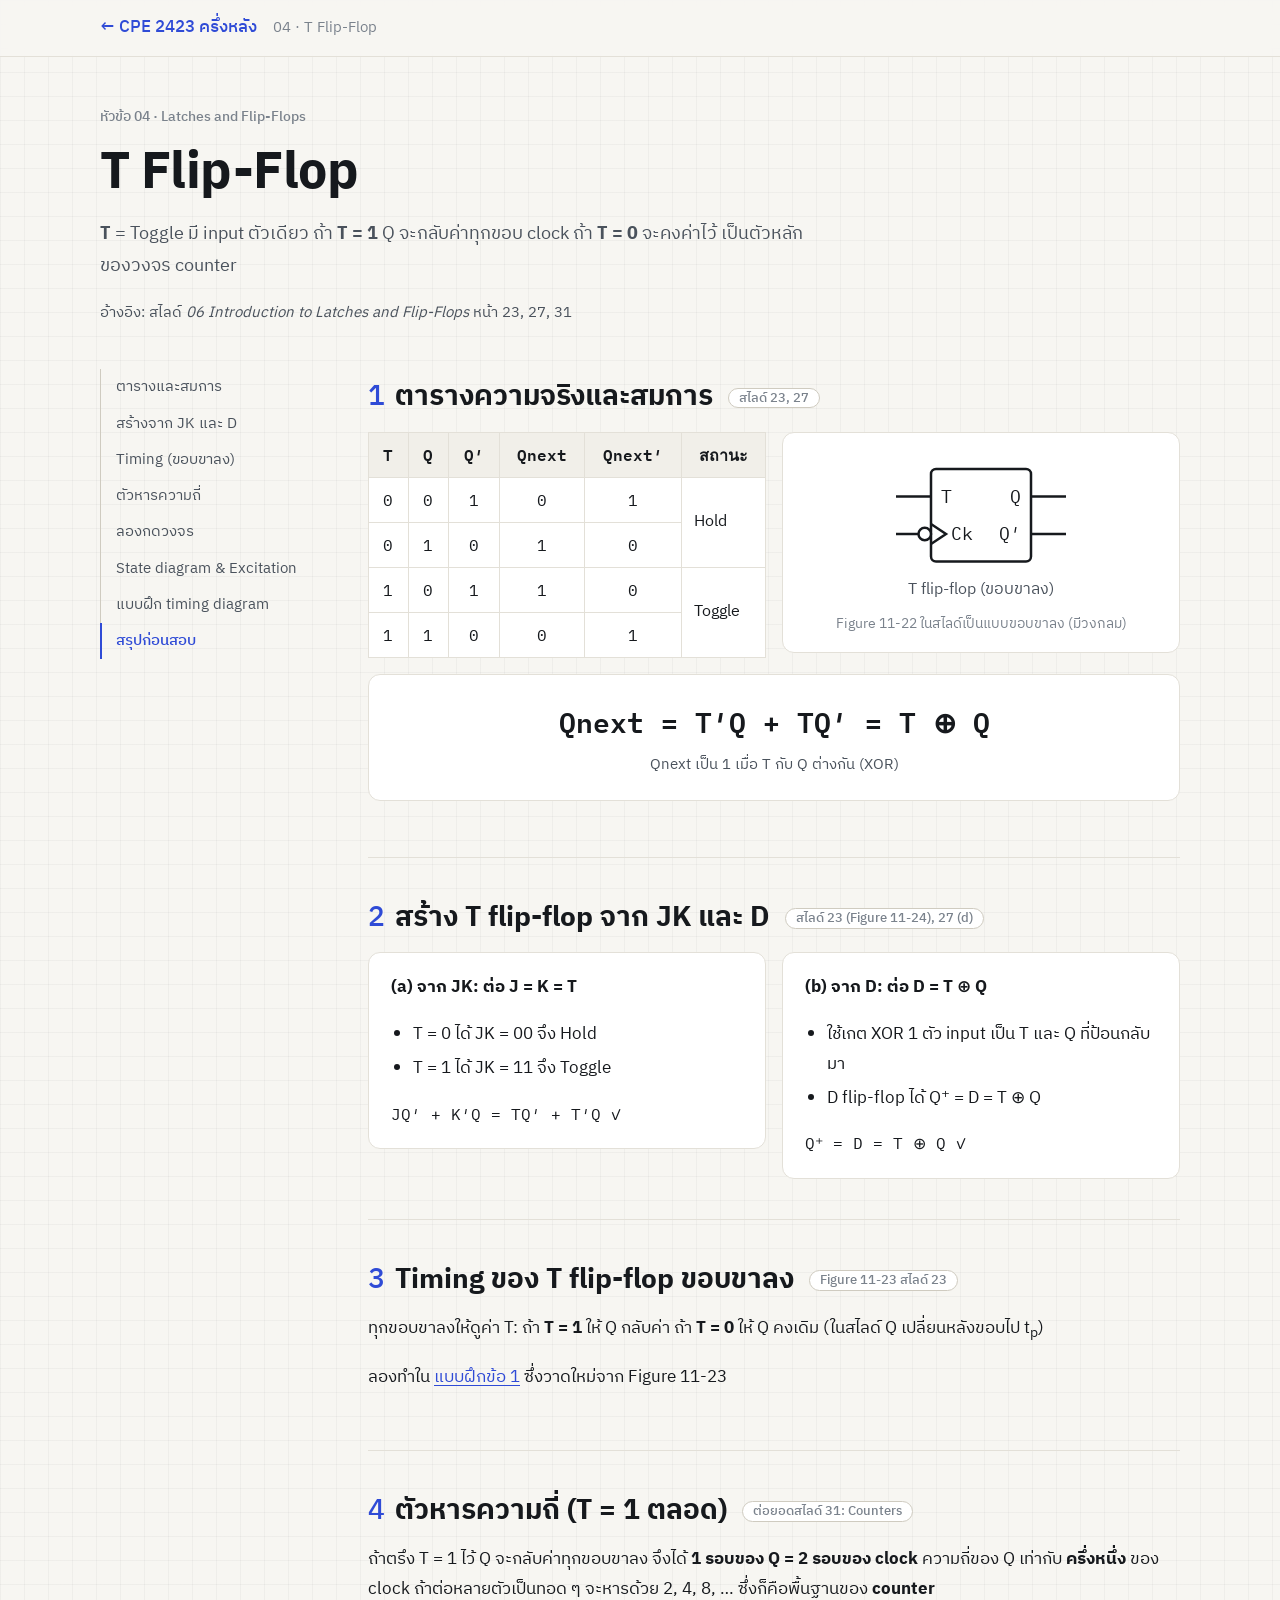
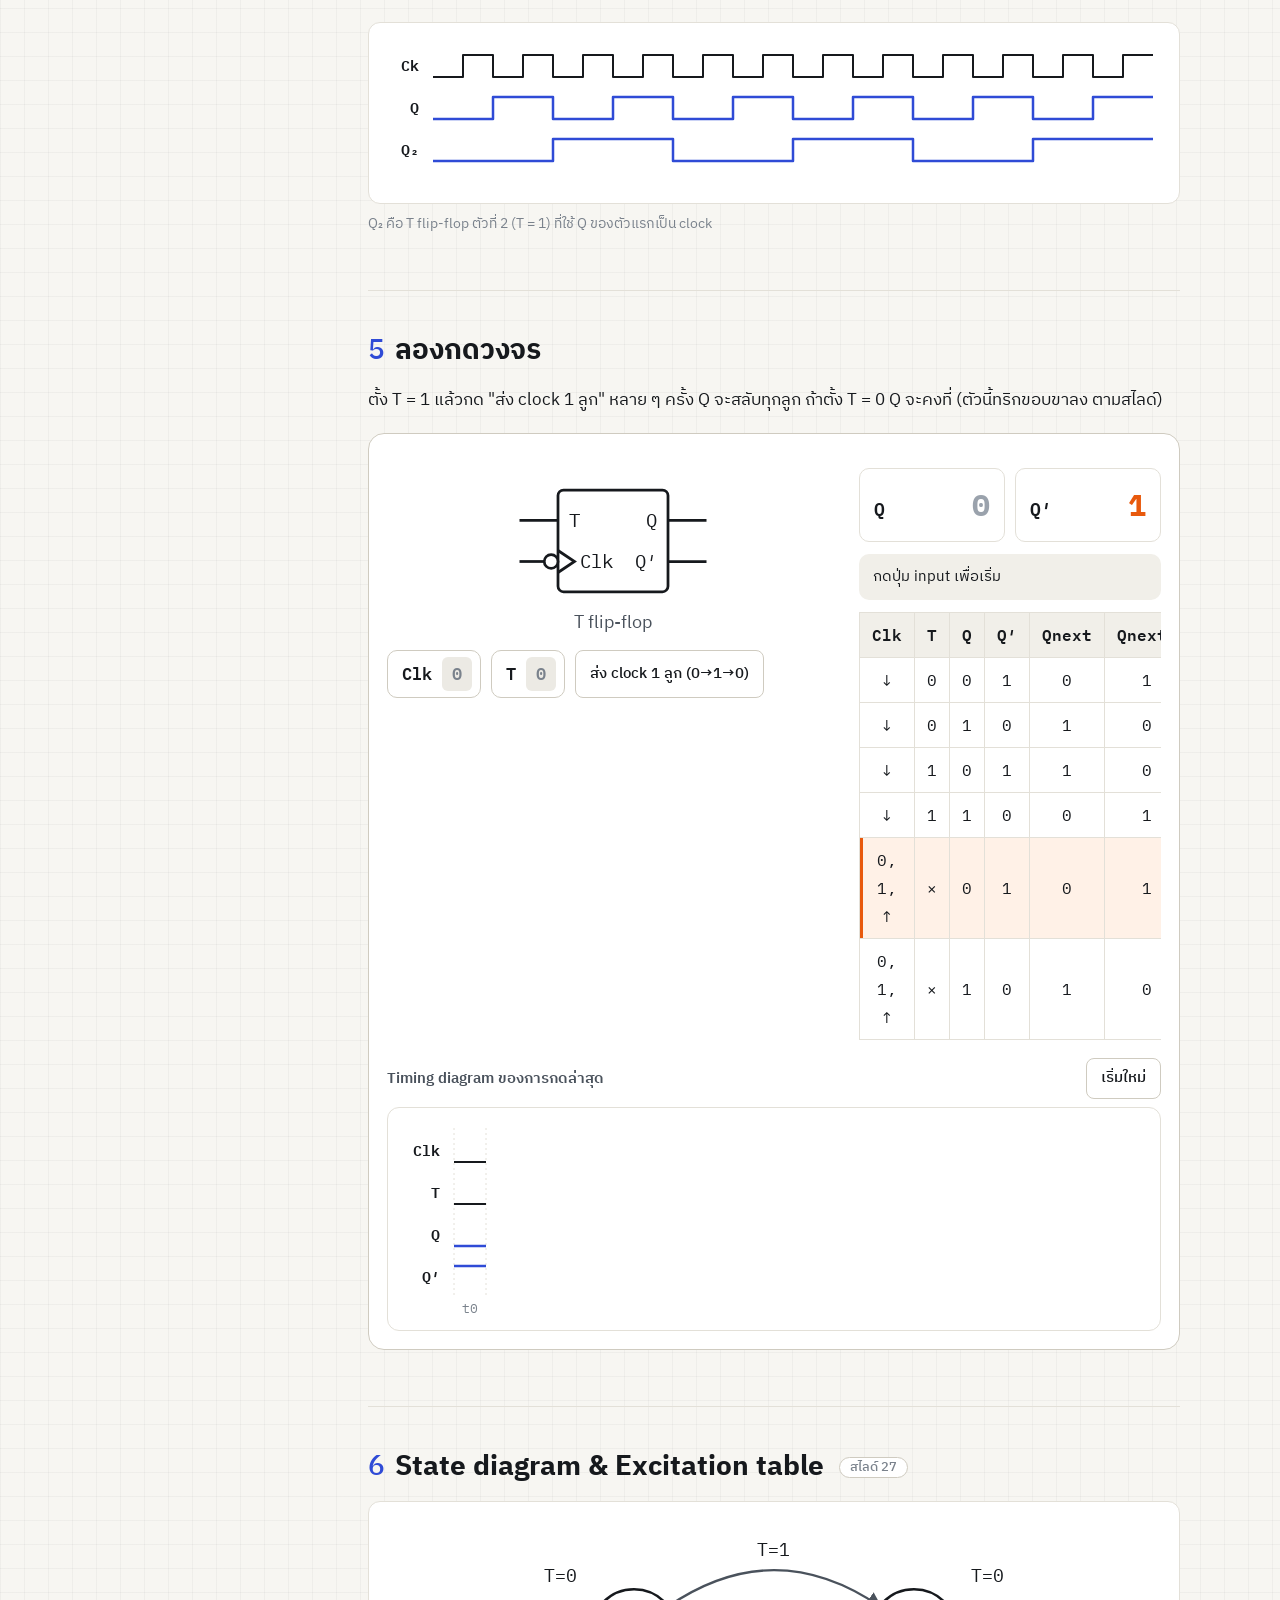
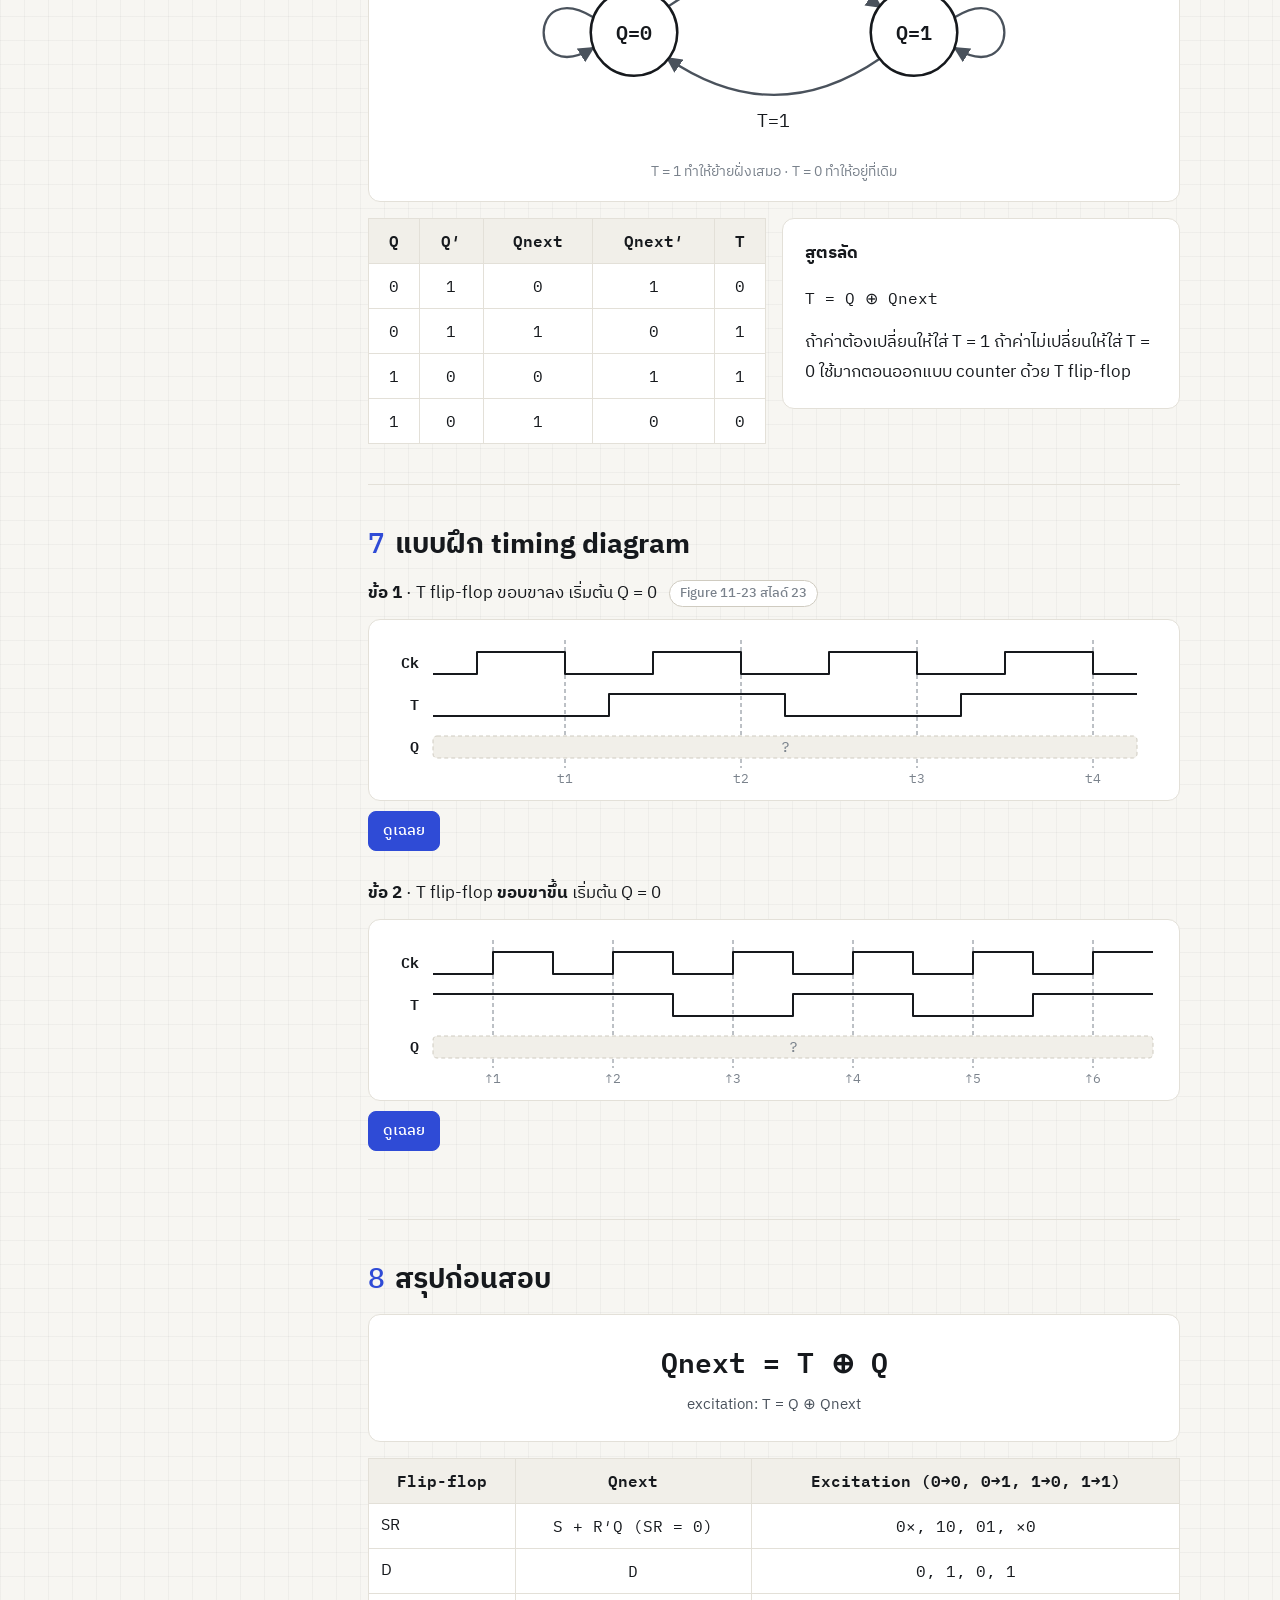
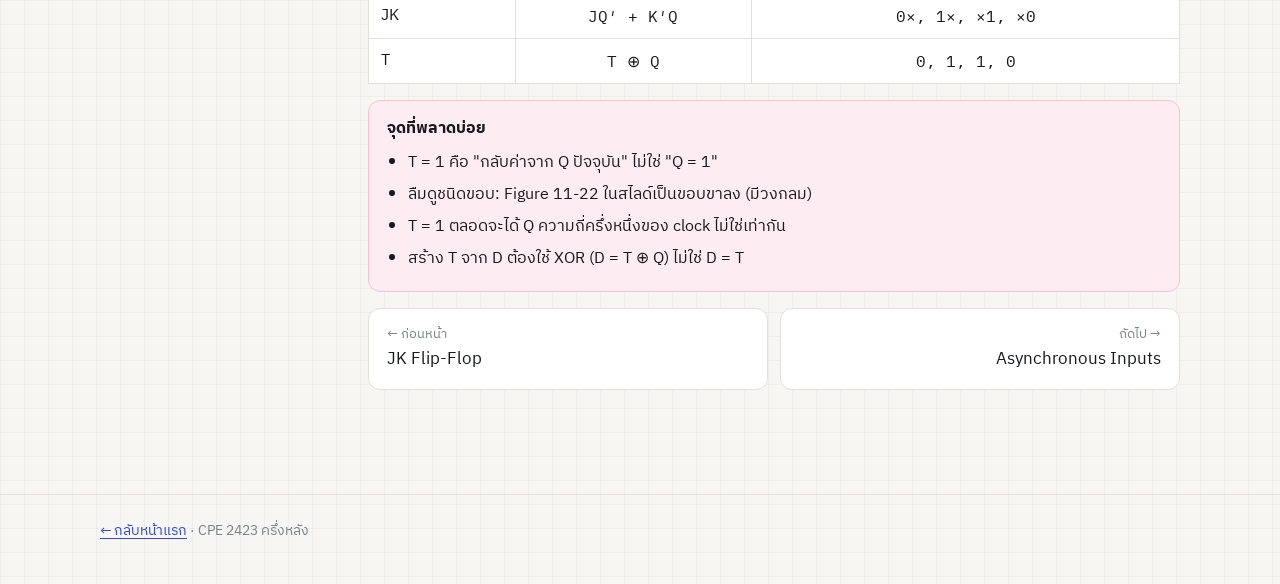
<file: topics/t-flipflop.html>
<!doctype html>
<html lang="th">
<head>
  <meta charset="utf-8">
  <meta name="viewport" content="width=device-width, initial-scale=1">
  <meta name="color-scheme" content="light">
  <meta name="description" content="สรุป T Flip-Flop ตามสไลด์ 06: Qnext = T ⊕ Q, สร้างจาก JK และ D, state diagram, excitation table, ตัวหารความถี่ และแบบฝึก timing diagram">
  <title>T Flip-Flop · CPE 2423</title>
  <link rel="preconnect" href="https://fonts.googleapis.com">
  <link rel="preconnect" href="https://fonts.gstatic.com" crossorigin>
  <link href="https://fonts.googleapis.com/css2?family=IBM+Plex+Mono:wght@400;500;600&family=IBM+Plex+Sans+Thai:wght@400;500;600;700&display=swap" rel="stylesheet">
  <link rel="stylesheet" href="../assets/style.css">
</head>
<body>
  <nav class="topbar">
    <div class="wrap">
      <a href="../index.html">← CPE 2423 ครึ่งหลัง</a>
      <span class="crumb">04 · T Flip-Flop</span>
    </div>
  </nav>

  <header class="page-head wrap">
    <p class="eyebrow">หัวข้อ 04 · Latches and Flip-Flops</p>
    <h1>T Flip-Flop</h1>
    <p class="lead"><b>T</b> = Toggle มี input ตัวเดียว ถ้า <b>T = 1</b> Q จะกลับค่าทุกขอบ clock ถ้า <b>T = 0</b> จะคงค่าไว้ เป็นตัวหลักของวงจร counter</p>
    <p class="source">อ้างอิง: สไลด์ <i>06 Introduction to Latches and Flip-Flops</i> หน้า 23, 27, 31</p>
  </header>

  <div class="wrap layout">
    <details class="toc" open>
      <summary>สารบัญ</summary>
      <ol>
        <li><a href="#overview">ตารางและสมการ</a></li>
        <li><a href="#build">สร้างจาก JK และ D</a></li>
        <li><a href="#timing">Timing (ขอบขาลง)</a></li>
        <li><a href="#divider">ตัวหารความถี่</a></li>
        <li><a href="#sim">ลองกดวงจร</a></li>
        <li><a href="#state">State diagram & Excitation</a></li>
        <li><a href="#practice">แบบฝึก timing diagram</a></li>
        <li><a href="#recap">สรุปก่อนสอบ</a></li>
      </ol>
    </details>

    <main class="content">
      <!-- 1 -->
      <section id="overview">
        <h2><span class="num">1</span>ตารางความจริงและสมการ <span class="ref">สไลด์ 23, 27</span></h2>
        <div class="two-col">
          <div class="table-scroll">
            <table class="tt">
              <thead><tr><th>T</th><th>Q</th><th>Q′</th><th>Qnext</th><th>Qnext′</th><th>สถานะ</th></tr></thead>
              <tbody>
                <tr><td>0</td><td>0</td><td>1</td><td>0</td><td>1</td><td class="txt" rowspan="2">Hold</td></tr>
                <tr><td>0</td><td>1</td><td>0</td><td>1</td><td>0</td></tr>
                <tr><td>1</td><td>0</td><td>1</td><td>1</td><td>0</td><td class="txt" rowspan="2">Toggle</td></tr>
                <tr><td>1</td><td>1</td><td>0</td><td>0</td><td>1</td></tr>
              </tbody>
            </table>
          </div>
          <figure class="figure" style="margin: 0;">
            <div class="sym-grid" style="grid-template-columns: minmax(0, 200px); justify-content: center;" id="symbol"></div>
            <figcaption>Figure 11-22 ในสไลด์เป็นแบบขอบขาลง (มีวงกลม)</figcaption>
          </figure>
        </div>
        <div class="formula">Qnext = T′Q + TQ′ = T ⊕ Q<small>Qnext เป็น 1 เมื่อ T กับ Q ต่างกัน (XOR)</small></div>
      </section>

      <!-- 2 -->
      <section id="build">
        <h2><span class="num">2</span>สร้าง T flip-flop จาก JK และ D <span class="ref">สไลด์ 23 (Figure 11-24), 27 (d)</span></h2>
        <div class="two-col">
          <div class="card">
            <p><b>(a) จาก JK: ต่อ J = K = T</b></p>
            <ul>
              <li>T = 0 ได้ JK = 00 จึง Hold</li>
              <li>T = 1 ได้ JK = 11 จึง Toggle</li>
            </ul>
            <p class="mono" style="margin: 0;">JQ′ + K′Q = TQ′ + T′Q ✓</p>
          </div>
          <div class="card">
            <p><b>(b) จาก D: ต่อ D = T ⊕ Q</b></p>
            <ul>
              <li>ใช้เกต XOR 1 ตัว input เป็น T และ Q ที่ป้อนกลับมา</li>
              <li>D flip-flop ได้ Q⁺ = D = T ⊕ Q</li>
            </ul>
            <p class="mono" style="margin: 0;">Q⁺ = D = T ⊕ Q ✓</p>
          </div>
        </div>
      </section>

      <!-- 3 -->
      <section id="timing">
        <h2><span class="num">3</span>Timing ของ T flip-flop ขอบขาลง <span class="ref">Figure 11-23 สไลด์ 23</span></h2>
        <p>ทุกขอบขาลงให้ดูค่า T: ถ้า <b>T = 1</b> ให้ Q กลับค่า ถ้า <b>T = 0</b> ให้ Q คงเดิม (ในสไลด์ Q เปลี่ยนหลังขอบไป t<sub>p</sub>)</p>
        <p>ลองทำใน <a href="#ex1">แบบฝึกข้อ 1</a> ซึ่งวาดใหม่จาก Figure 11-23</p>
      </section>

      <!-- 4 -->
      <section id="divider">
        <h2><span class="num">4</span>ตัวหารความถี่ (T = 1 ตลอด) <span class="ref">ต่อยอดสไลด์ 31: Counters</span></h2>
        <p>ถ้าตรึง T = 1 ไว้ Q จะกลับค่าทุกขอบขาลง จึงได้ <b>1 รอบของ Q = 2 รอบของ clock</b> ความถี่ของ Q เท่ากับ <b>ครึ่งหนึ่ง</b> ของ clock ถ้าต่อหลายตัวเป็นทอด ๆ จะหารด้วย 2, 4, 8, … ซึ่งก็คือพื้นฐานของ <b>counter</b></p>
        <div class="wave-scroll"><svg id="divider-wave" role="img" aria-label="T flip-flop ที่ T เท่ากับ 1 ได้ Q ความถี่ครึ่งหนึ่งของ clock และ Q2 ความถี่หนึ่งในสี่"></svg></div>
        <p style="font-size: 14px; color: var(--ink-3); margin-top: 8px;">Q₂ คือ T flip-flop ตัวที่ 2 (T = 1) ที่ใช้ Q ของตัวแรกเป็น clock</p>
      </section>

      <!-- 5 -->
      <section id="sim">
        <h2><span class="num">5</span>ลองกดวงจร</h2>
        <p>ตั้ง T = 1 แล้วกด "ส่ง clock 1 ลูก" หลาย ๆ ครั้ง Q จะสลับทุกลูก ถ้าตั้ง T = 0 Q จะคงที่ (ตัวนี้ทริกขอบขาลง ตามสไลด์)</p>
        <div id="simulator"></div>
      </section>

      <!-- 6 -->
      <section id="state">
        <h2><span class="num">6</span>State diagram & Excitation table <span class="ref">สไลด์ 27</span></h2>
        <figure class="figure">
          <svg id="fsm" role="img" aria-label="State diagram ของ T flip-flop: T=1 สลับสถานะ, T=0 อยู่ที่เดิม"></svg>
          <figcaption>T = 1 ทำให้ย้ายฝั่งเสมอ · T = 0 ทำให้อยู่ที่เดิม</figcaption>
        </figure>
        <div class="two-col">
          <div class="table-scroll">
            <table class="tt">
              <thead><tr><th>Q</th><th>Q′</th><th>Qnext</th><th>Qnext′</th><th>T</th></tr></thead>
              <tbody>
                <tr><td>0</td><td>1</td><td>0</td><td>1</td><td>0</td></tr>
                <tr><td>0</td><td>1</td><td>1</td><td>0</td><td>1</td></tr>
                <tr><td>1</td><td>0</td><td>0</td><td>1</td><td>1</td></tr>
                <tr><td>1</td><td>0</td><td>1</td><td>0</td><td>0</td></tr>
              </tbody>
            </table>
          </div>
          <div class="card">
            <p><b>สูตรลัด</b></p>
            <p class="mono">T = Q ⊕ Qnext</p>
            <p style="margin: 0;">ถ้าค่าต้องเปลี่ยนให้ใส่ T = 1 ถ้าค่าไม่เปลี่ยนให้ใส่ T = 0 ใช้มากตอนออกแบบ counter ด้วย T flip-flop</p>
          </div>
        </div>
      </section>

      <!-- 7 -->
      <section id="practice">
        <h2><span class="num">7</span>แบบฝึก timing diagram</h2>
        <div class="exercise" id="ex1">
          <p class="q-text"><b>ข้อ 1</b> · T flip-flop ขอบขาลง เริ่มต้น Q = 0 <span class="ref">Figure 11-23 สไลด์ 23</span></p>
          <div class="wave-scroll"><svg data-exercise="1" role="img" aria-label="แบบฝึกข้อ 1 สัญญาณ Ck และ T จากสไลด์ 23"></svg></div>
          <div class="actions"><button class="btn primary" type="button" data-reveal="1">ดูเฉลย</button></div>
          <div class="answer callout ok" data-answer="1" hidden>
            <b>เฉลยข้อ 1</b>
            t1: T = 0 จึงคงที่ 0 · t2: T = 1 จึง Toggle ได้ 1 · t3: T = 0 จึงคงที่ 1 · t4: T = 1 จึง Toggle ได้ 0 (ตรงกับสไลด์ที่ Q ขึ้นหลัง t2 และลงหลัง t4)
          </div>
        </div>

        <div class="exercise">
          <p class="q-text"><b>ข้อ 2</b> · T flip-flop <b>ขอบขาขึ้น</b> เริ่มต้น Q = 0</p>
          <div class="wave-scroll"><svg data-exercise="2" role="img" aria-label="แบบฝึกข้อ 2 สัญญาณ Ck และ T"></svg></div>
          <div class="actions"><button class="btn primary" type="button" data-reveal="2">ดูเฉลย</button></div>
          <div class="answer callout ok" data-answer="2" hidden>
            <b>เฉลยข้อ 2</b>
            ค่า T ที่ขอบ ↑1–↑6 คือ 1, 1, 0, 1, 0, 1 จึงได้ Q = 1, 0, 0, 1, 1, 0
          </div>
        </div>
      </section>

      <!-- 8 -->
      <section id="recap">
        <h2><span class="num">8</span>สรุปก่อนสอบ</h2>
        <div class="formula">Qnext = T ⊕ Q<small>excitation: T = Q ⊕ Qnext</small></div>
        <div class="table-scroll">
          <table class="tt stack">
            <thead><tr><th>Flip-flop</th><th>Qnext</th><th>Excitation (0→0, 0→1, 1→0, 1→1)</th></tr></thead>
            <tbody>
              <tr><td class="txt">SR</td><td data-label="Qnext"><span>S + R′Q (SR = 0)</span></td><td data-label="Excitation"><span>0×, 10, 01, ×0</span></td></tr>
              <tr><td class="txt">D</td><td data-label="Qnext"><span>D</span></td><td data-label="Excitation"><span>0, 1, 0, 1</span></td></tr>
              <tr><td class="txt">JK</td><td data-label="Qnext"><span>JQ′ + K′Q</span></td><td data-label="Excitation"><span>0×, 1×, ×1, ×0</span></td></tr>
              <tr><td class="txt">T</td><td data-label="Qnext"><span>T ⊕ Q</span></td><td data-label="Excitation"><span>0, 1, 1, 0</span></td></tr>
            </tbody>
          </table>
        </div>
        <div class="callout warn">
          <b>จุดที่พลาดบ่อย</b>
          <ul style="margin: 6px 0 0;">
            <li>T = 1 คือ "กลับค่าจาก Q ปัจจุบัน" ไม่ใช่ "Q = 1"</li>
            <li>ลืมดูชนิดขอบ: Figure 11-22 ในสไลด์เป็นขอบขาลง (มีวงกลม)</li>
            <li>T = 1 ตลอดจะได้ Q ความถี่ครึ่งหนึ่งของ clock ไม่ใช่เท่ากัน</li>
            <li>สร้าง T จาก D ต้องใช้ XOR (D = T ⊕ Q) ไม่ใช่ D = T</li>
          </ul>
        </div>
        <nav class="pager" aria-label="หัวข้อก่อนหน้าและถัดไป">
          <a href="jk-flipflop.html"><small>← ก่อนหน้า</small>JK Flip-Flop</a>
          <a class="next" href="async-inputs.html"><small>ถัดไป →</small>Asynchronous Inputs</a>
        </nav>
      </section>
    </main>
  </div>

  <footer class="site-footer">
    <div class="wrap"><a href="../index.html">← กลับหน้าแรก</a> · CPE 2423 ครึ่งหลัง</div>
  </footer>

  <script src="../assets/logic-kit.js"></script>
  <script>
    (function () {
      "use strict";
      const { NOT, simulate, pulses, isEdge, byQ, twoState, ffSymbol, exercises, ffSim, wave, fitStep, tocSpy } = LK;

      document.getElementById("symbol").innerHTML = ffSymbol({ left: ["T", { name: "Ck", clk: "fall" }], cap: "T flip-flop (ขอบขาลง)" });
      twoState(document.getElementById("fsm"), { up: "T=1", down: "T=1", loop0: "T=0", loop1: "T=0" });

      const tEdge = (edge, clk) => (p, i, s) => (isEdge(p, i, clk, edge) && i.T ? { Q: NOT(s.Q) } : s);

      // Frequency divider: T = 1, Q toggles on every falling edge; Q2 is clocked by Q.
      const ck = "01".repeat(12);
      const q1 = simulate({ Ck: ck, T: "1".repeat(24) }, tEdge("fall", "Ck"), { Q: 0 });
      const q2 = simulate({ Ck: q1.map((r) => r.Q).join(""), T: "1".repeat(24) }, tEdge("fall", "Ck"), { Q: 0 });
      const dividerRows = q1.map((r, t) => ({ Ck: r.Ck, Q: r.Q, Q2: q2[t].Q }));
      const dividerSvg = document.getElementById("divider-wave");
      const drawDivider = () =>
        wave(dividerSvg, [{ key: "Ck", name: "Ck" }, { key: "Q", name: "Q" , out: true }, { key: "Q2", name: "Q₂", out: true }], dividerRows, {
          ticks: false,
          step: fitStep(dividerSvg.parentElement, dividerRows.length, 14),
        });
      window.addEventListener("resize", drawDivider);
      drawDivider();

      ffSim(document.getElementById("simulator"), {
        t: {
          tab: "T ขอบขาลง",
          symbol: ffSymbol({ left: ["T", { name: "Clk", clk: "fall" }], cap: "T flip-flop" }),
          inputs: [["Clk", "Clk"], ["T", "T"]],
          start: { Clk: 0, T: 0 },
          init: { Q: 0 },
          step: tEdge("fall", "Clk"),
          pulse: "Clk",
          head: ["Clk", "T", "Q", "Qnext", ""],
          rows: [["↓", "0", "0", "0", "Hold"], ["↓", "0", "1", "1", "Hold"], ["↓", "1", "0", "1", "Toggle"], ["↓", "1", "1", "0", "Toggle"], ["0, 1, ↑", "×", "0", "0", "ไม่ใช่ขอบ"], ["0, 1, ↑", "×", "1", "1", "ไม่ใช่ขอบ"]],
          row: (p, i, s, b) => (isEdge(p, i, "Clk", "fall") ? byQ(i.T * 2, b.Q) : byQ(4, b.Q)),
          describe: (p, i, s) =>
            !isEdge(p, i, "Clk", "fall") ? [`ไม่ใช่ขอบขาลง: Q คงเดิม = ${s.Q}`, ""]
            : i.T ? [`ขอบขาลง ↓ และ T = 1: Toggle ได้ Q = ${s.Q}`, "set"]
            : [`ขอบขาลง ↓ แต่ T = 0: Hold ได้ Q = ${s.Q}`, ""],
        },
      });

      exercises({
        1: {
          // Figure 11-23 on a grid of 1/8 clock period; falling edges at 6, 14, 22, 30.
          rows: simulate({ Ck: pulses(32, [[2, 6], [10, 14], [18, 22], [26, 30]]), T: pulses(32, [[8, 16], [24, 32]]) }, tEdge("fall", "Ck"), { Q: 0 }),
          signals: [{ key: "Ck", name: "Ck" }, { key: "T", name: "T" }, { key: "Q", name: "Q", out: true }],
          hide: ["Q"],
          opts: { ticks: false, marks: [6, 14, 22, 30].map((at, k) => ({ at, text: `t${k + 1}` })) },
          minStep: 12,
        },
        2: {
          // Rising edges at 2, 6, …, 22; T changes only on multiples of 4.
          rows: simulate({ Ck: pulses(24, [[2, 4], [6, 8], [10, 12], [14, 16], [18, 20], [22, 24]]), T: pulses(24, [[0, 8], [12, 16], [20, 24]]) }, tEdge("rise", "Ck"), { Q: 0 }),
          signals: [{ key: "Ck", name: "Ck" }, { key: "T", name: "T" }, { key: "Q", name: "Q", out: true }],
          hide: ["Q"],
          opts: { ticks: false, marks: [2, 6, 10, 14, 18, 22].map((at, k) => ({ at, text: `↑${k + 1}` })) },
          minStep: 14,
        },
      });

      tocSpy(document.querySelector(".toc"));
    })();
  </script>
</body>
</html>
</file>
<file: assets/style.css>
/* CPE 2423 ครึ่งหลัง — shared styles (light mode only) */

:root {
  color-scheme: light;

  --paper: #f7f6f2;
  --surface: #ffffff;
  --ink: #16191d;
  --ink-2: #4a525c;
  --ink-3: #7a828c;
  --line: #e3e0d8;
  --line-2: #cfcbc0;
  --grid: rgba(22, 25, 29, 0.035);

  --accent: #2f4bd6;
  --accent-soft: #eceffd;
  --hi: #e8590c;
  --hi-soft: #fff1e7;
  --lo: #9aa2ac;
  --x: #c2255c;
  --x-soft: #fdecf2;
  --ok: #2b8a3e;
  --ok-soft: #eaf6ec;
  --g1: #dbe4ff;
  --g2: #ffe8cc;

  --radius: 12px;
  --font: "IBM Plex Sans Thai", system-ui, -apple-system, sans-serif;
  --mono: "IBM Plex Mono", ui-monospace, SFMono-Regular, Menlo, monospace;
}

*,
*::before,
*::after { box-sizing: border-box; }

html { -webkit-text-size-adjust: 100%; scroll-behavior: smooth; scroll-padding-top: 76px; }

body {
  margin: 0;
  font-family: var(--font);
  font-size: 17px;
  line-height: 1.75;
  color: var(--ink);
  background-color: var(--paper);
  background-image:
    linear-gradient(var(--grid) 1px, transparent 1px),
    linear-gradient(90deg, var(--grid) 1px, transparent 1px);
  background-size: 24px 24px;
}

a { color: var(--accent); text-underline-offset: 3px; }
h1, h2, h3, h4 { line-height: 1.3; margin: 0; }
p { margin: 0 0 1em; }
code, .mono { font-family: var(--mono); font-size: 0.92em; }
:focus-visible { outline: 2px solid var(--accent); outline-offset: 2px; border-radius: 4px; }

.wrap { width: min(1080px, 100% - 32px); margin-inline: auto; }

/* Overline for complements: <span class="ov">Q</span> */
.ov { text-decoration: overline; text-decoration-thickness: 1.5px; }

.eyebrow {
  font-size: 14px;
  font-weight: 500;
  color: var(--ink-3);
  margin: 0 0 10px;
}

/* ---------- Home ---------- */

.hero { padding: 72px 0 40px; }
.hero h1 { font-size: clamp(40px, 8vw, 76px); font-weight: 700; letter-spacing: -0.02em; }
.hero h1 .code { font-family: var(--mono); font-weight: 600; color: var(--accent); word-spacing: -0.3em; }
.hero .lead { font-size: 19px; color: var(--ink-2); max-width: 36em; margin-top: 14px; }
.hero-wave { display: block; width: 100%; height: 48px; margin-top: 28px; }
.hero-wave path { fill: none; stroke: var(--hi); stroke-width: 2.5; stroke-linejoin: round; }
.hero-wave .w2 { stroke: var(--line-2); }

.section-label {
  font-size: 14px;
  font-weight: 500;
  color: var(--ink-3);
  padding-bottom: 10px;
  border-bottom: 1px solid var(--line-2);
  margin-bottom: 8px;
}

.topic-list { list-style: none; margin: 0 0 56px; padding: 0; }
.topic-list li { border-bottom: 1px solid var(--line); }

.topic {
  display: grid;
  grid-template-columns: 64px 1fr auto;
  gap: 16px;
  align-items: center;
  padding: 22px 8px;
  color: inherit;
  text-decoration: none;
  border-radius: 8px;
  transition: background-color 0.15s;
}
a.topic:hover { background: var(--surface); }
a.topic:hover .topic-arrow { transform: translateX(4px); color: var(--accent); }
.topic-no { font-family: var(--mono); font-size: 28px; font-weight: 500; color: var(--line-2); }
a.topic .topic-no { color: var(--accent); }
.topic-title { display: block; font-size: 22px; font-weight: 600; }
.topic-desc { display: block; color: var(--ink-2); margin-top: 2px; }
.topic-arrow { font-size: 22px; color: var(--ink-3); transition: transform 0.15s; }
.topic--soon { color: var(--ink-3); }
.topic--soon .topic-title { font-weight: 500; }

.tags { display: flex; flex-wrap: wrap; gap: 6px; margin-top: 10px; }
.tag {
  font-family: var(--mono);
  font-size: 12px;
  padding: 2px 8px;
  border: 1px solid var(--line-2);
  border-radius: 999px;
  color: var(--ink-2);
  background: var(--surface);
}

.legend-grid { display: grid; grid-template-columns: repeat(auto-fit, minmax(220px, 1fr)); gap: 12px; margin: 16px 0 56px; }
.legend-item { background: var(--surface); border: 1px solid var(--line); border-radius: var(--radius); padding: 16px 18px; }
.legend-item b { display: block; margin-bottom: 4px; }
.legend-item p { margin: 0; color: var(--ink-2); font-size: 15px; }
.swatch { display: inline-block; width: 22px; height: 4px; border-radius: 2px; vertical-align: middle; margin-right: 8px; }

.site-footer { border-top: 1px solid var(--line); padding: 24px 0 40px; color: var(--ink-3); font-size: 14px; }

/* ---------- Site tabs (เนื้อหา / สรุป / แนวข้อสอบ) ---------- */

.site-tabs {
  position: sticky;
  top: 0;
  z-index: 10;
  background: rgba(247, 246, 242, 0.92);
  backdrop-filter: blur(8px);
  border-bottom: 1px solid var(--line);
}
.site-tabs .wrap { display: flex; align-items: center; gap: 16px; min-height: 60px; }
.site-tabs .brand { font-family: var(--mono); font-weight: 600; color: var(--ink); text-decoration: none; white-space: nowrap; word-spacing: -0.3em; }
.site-tabs nav { display: flex; gap: 4px; margin-left: auto; padding: 4px; background: #ebe8e1; border-radius: 10px; }
.site-tabs nav a {
  padding: 7px 16px; border-radius: 7px; color: var(--ink-2);
  text-decoration: none; font-weight: 500; font-size: 15px; white-space: nowrap; text-align: center;
}
.site-tabs nav a:hover { color: var(--ink); }
.site-tabs nav a[aria-current="page"] { background: var(--surface); color: var(--ink); box-shadow: 0 1px 2px rgba(0, 0, 0, 0.1); }

/* ---------- Quiz ---------- */

.q-card { background: var(--surface); border: 1px solid var(--line); border-radius: var(--radius); padding: 18px 20px; margin: 12px 0; }
.q-card .q-head { display: flex; gap: 10px; align-items: baseline; margin-bottom: 12px; }
.q-card .q-no { font-family: var(--mono); font-weight: 600; color: var(--accent); }
.q-card .q-text { font-weight: 500; }
.q-opts { display: grid; gap: 8px; }
.q-opt {
  display: flex; gap: 10px; align-items: baseline; text-align: left;
  font: inherit; font-size: 16px; color: var(--ink);
  padding: 10px 14px; min-height: 44px; cursor: pointer;
  border: 1px solid var(--line-2); border-radius: 10px; background: var(--surface);
}
.q-opt:hover:not(:disabled) { border-color: var(--ink-3); }
.q-opt:disabled { cursor: default; }
.q-opt .k { font-family: var(--mono); color: var(--ink-3); }
.q-opt.correct { border-color: var(--ok); background: var(--ok-soft); }
.q-opt.wrong { border-color: var(--x); background: var(--x-soft); }
.q-explain { margin: 12px 0 0; font-size: 15px; color: var(--ink-2); }
.q-explain b:first-child { color: var(--ink); }
.scorebar {
  position: sticky; top: 72px; z-index: 5;
  display: flex; align-items: center; justify-content: space-between; gap: 12px;
  padding: 10px 16px; margin: 16px 0; border-radius: var(--radius);
  background: var(--ink); color: #fff; font-size: 15px;
}
.scorebar b { font-family: var(--mono); }
.scorebar .btn { background: transparent; color: #fff; border-color: rgba(255, 255, 255, 0.4); }

/* Exam page: type tabs (ปรนัย / อัตนัย) and topic tabs */
.exam-nav { margin: 8px 0 24px; }
.type-tabs { display: grid; grid-template-columns: 1fr 1fr; gap: 4px; padding: 4px; background: #ebe8e1; border-radius: 12px; max-width: 420px; }
.type-tabs button {
  font: inherit; font-size: 17px; font-weight: 600; cursor: pointer;
  border: 0; border-radius: 9px; padding: 10px 12px; background: transparent; color: var(--ink-2);
}
.type-tabs button[aria-selected="true"] { background: var(--surface); color: var(--ink); box-shadow: 0 1px 3px rgba(0, 0, 0, 0.12); }
.type-tabs small { display: block; font-size: 13px; font-weight: 400; color: var(--ink-3); }
.topic-tabs { display: flex; flex-wrap: wrap; gap: 4px; margin-top: 14px; border-bottom: 1px solid var(--line-2); }
.topic-tabs::-webkit-scrollbar { display: none; }
.topic-tabs button {
  font: inherit; font-size: 15px; font-weight: 500; cursor: pointer; white-space: nowrap;
  border: 0; border-bottom: 2px solid transparent; margin-bottom: -1px;
  padding: 10px 12px; background: transparent; color: var(--ink-2);
}
.topic-tabs button[aria-selected="true"] { color: var(--accent); border-bottom-color: var(--accent); }
.topic-tabs .count { font-family: var(--mono); font-size: 12px; color: var(--ink-3); margin-left: 4px; }
.panel > section { padding: 8px 0 32px; }
.panel > section + section { border-top: 1px solid var(--line); padding-top: 32px; }
.panel h2 { font-size: 24px; font-weight: 700; margin-bottom: 12px; }
.panel h2 .num { font-family: var(--mono); color: var(--accent); font-weight: 500; margin-right: 10px; }
.panel-next { display: flex; justify-content: flex-end; margin: 8px 0 40px; }
.exam-main { max-width: 860px; }

.chips { display: flex; flex-wrap: wrap; gap: 6px; margin: 12px 0; }
.chip-btn {
  font: inherit; font-size: 14px; font-weight: 500; cursor: pointer;
  padding: 6px 12px; min-height: 36px; border-radius: 999px;
  border: 1px solid var(--line-2); background: var(--surface); color: var(--ink-2);
}
.chip-btn[aria-pressed="true"] { background: var(--accent); border-color: var(--accent); color: #fff; }
.topic-tag { font-size: 12px; font-weight: 500; color: var(--accent); background: var(--accent-soft); border-radius: 999px; padding: 1px 8px; margin-left: auto; white-space: nowrap; }
.hint-list { display: flex; flex-wrap: wrap; gap: 8px; margin: 10px 0 0; padding: 0; list-style: none; }
.hint-list li { font-weight: 600; background: var(--surface); border: 1px solid var(--line-2); border-radius: 8px; padding: 4px 12px; }

.fill-card { background: var(--surface); border: 1px solid var(--line); border-radius: var(--radius); padding: 18px 20px; margin: 12px 0; }
.fill-card .q-head { display: flex; gap: 10px; align-items: baseline; margin-bottom: 12px; }
.tt.fill select {
  font: inherit; font-family: var(--mono); font-size: 15px;
  min-width: 56px; min-height: 34px; padding: 2px 6px;
  border: 1px solid var(--line-2); border-radius: 6px; background: #fff; color: var(--ink);
}
.tt.fill th { white-space: nowrap; }
.tt.fill td.ok select { border-color: var(--ok); background: var(--ok-soft); }
.tt.fill td.bad select { border-color: var(--x); background: var(--x-soft); }
.fill-sub { font-weight: 600; margin: 14px 0 6px; }
.fill-actions { display: flex; flex-wrap: wrap; gap: 8px; align-items: center; margin-top: 12px; }
.fill-result { font-size: 15px; color: var(--ink-2); }

.steps { counter-reset: st; list-style: none; padding: 0; margin: 16px 0; display: grid; gap: 8px; }
.steps li { counter-increment: st; display: grid; grid-template-columns: 32px 1fr; gap: 10px; align-items: baseline; background: var(--surface); border: 1px solid var(--line); border-radius: 10px; padding: 10px 14px; }
.steps li::before { content: counter(st); font-family: var(--mono); font-weight: 600; color: var(--accent); }

.fsm-grid { display: grid; grid-template-columns: repeat(2, minmax(0, 1fr)); gap: 12px; }
.fsm-grid figure { margin: 0; }
.fsm-grid svg { display: block; width: 100%; height: auto; }

/* ---------- Topic page ---------- */

.topbar {
  position: sticky;
  top: 0;
  z-index: 10;
  background: rgba(247, 246, 242, 0.92);
  backdrop-filter: blur(8px);
  border-bottom: 1px solid var(--line);
}
.topbar .wrap { display: flex; align-items: center; gap: 16px; height: 56px; }
.topbar a { text-decoration: none; font-weight: 500; white-space: nowrap; }
.topbar .crumb { color: var(--ink-3); font-size: 15px; overflow: hidden; text-overflow: ellipsis; white-space: nowrap; }

.page-head { padding: 48px 0 28px; }
.page-head h1 { font-size: clamp(32px, 6vw, 52px); font-weight: 700; letter-spacing: -0.01em; }
.page-head .lead { font-size: 18px; color: var(--ink-2); max-width: 40em; margin-top: 12px; }

.layout { display: grid; grid-template-columns: 220px minmax(0, 1fr); gap: 48px; align-items: start; padding-bottom: 64px; }

.toc { position: sticky; top: 80px; font-size: 15px; }
.toc summary { display: none; }
.toc ol { list-style: none; margin: 0; padding: 0; border-left: 1px solid var(--line-2); }
.toc a { display: block; padding: 5px 0 5px 14px; margin-left: -1px; color: var(--ink-2); text-decoration: none; border-left: 2px solid transparent; }
.toc a:hover { color: var(--ink); }
.toc a.active { color: var(--accent); border-left-color: var(--accent); font-weight: 500; }
/* K-map */
.kmap { display: block; width: 100%; max-width: 400px; height: auto; margin-inline: auto; }
.kmap text { font-family: var(--mono); fill: var(--ink); pointer-events: none; }
.kmap .km-axis { font-size: 15px; font-weight: 600; }
.kmap .km-head { font-size: 13px; fill: var(--ink-2); }
.kmap .km-num { font-size: 10px; fill: var(--ink-3); }
.kmap .km-val { font-size: 20px; font-weight: 600; }
.kmap .km-val.zero { fill: var(--ink-3); font-weight: 400; }
.km-cell { fill: var(--surface); stroke: var(--line-2); stroke-width: 1; }
.km-cell[data-cell] { cursor: pointer; }
.km-cell[data-cell]:hover { fill: var(--accent-soft); }
.km-cell:focus-visible { outline: none; stroke: var(--accent); stroke-width: 3; }
.km-group { fill-opacity: 0.1; stroke-width: 2.5; pointer-events: none; }
.km-trio { display: grid; grid-template-columns: repeat(auto-fit, minmax(240px, 1fr)); gap: 14px; align-items: start; }
.km-trio .figure, .km-quad .figure { margin: 0; }
.km-quad { display: grid; grid-template-columns: repeat(2, minmax(0, 1fr)); gap: 14px; }
.km-chart td:first-child { text-align: left; font-weight: 600; white-space: nowrap; }
.km-result { font-family: var(--mono); font-weight: 600; text-align: center; margin: 10px 0 0; }
.km-example { margin: 20px 0; }

/* Combinational components: 7-segment digits and rail-style circuits */
.seg7 { display: inline-block; height: auto; vertical-align: middle; }
.figure svg.seg7 { width: auto; margin: 0; }
.seg7 polygon { fill: #e9e6df; }
.seg7 polygon.on { fill: var(--hi); }
.seg7 text { font-family: var(--mono); font-size: 7px; font-weight: 600; fill: var(--ink); }
.cc-truth td { padding: 5px 8px; }
.cc-truth td.off, .tt td.off { color: var(--lo); }
.cc-seg-title { display: flex; align-items: center; gap: 10px; }
.cc-digits { display: flex; flex-wrap: wrap; justify-content: center; gap: 24px; margin: 16px 0; }
.cc-digits figure { margin: 0; text-align: center; }
.cc-digits figcaption { font-size: 14px; color: var(--ink-3); margin-top: 6px; }
.cc-digits.small { gap: 10px; margin: 8px 0; justify-content: flex-start; }
.cc-digits.small figcaption { font-family: var(--mono); font-size: 12px; margin-top: 2px; }
.design-step { margin-top: 10px; }
.design-step > div { margin-top: 10px; }
.design-maps { display: grid; grid-template-columns: repeat(auto-fill, minmax(190px, 1fr)); gap: 12px; }
.design-maps figure { margin: 0; background: var(--surface); border: 1px solid var(--line); border-radius: var(--radius); padding: 8px; }
.design-maps svg { display: block; width: 100%; height: auto; }
.design-maps figcaption { font-family: var(--mono); font-size: 14px; font-weight: 600; text-align: center; margin-top: 6px; }
.design-circuit svg { max-width: 560px; }
.cnt-given { margin: 10px 0; }
.cnt-given svg { max-width: 640px; }
.cnt-actions { display: flex; flex-wrap: wrap; align-items: center; gap: 10px; }
.cnt-actions .sim-inputs { margin: 0; }
.figure.cnt-fig svg.rail { max-width: 420px; }
.cnt-rings { display: flex; flex-wrap: wrap; justify-content: center; gap: 16px; }
.cnt-rings figure { margin: 0; text-align: center; }
.cnt-rings svg { display: block; width: 100%; height: auto; }
.cnt-rings figcaption { font-size: 14px; color: var(--ink-3); }
.cnt-tables .tt.fill th, .cnt-tables .tt.fill td { padding: 5px 3px; }
.cnt-tables .tt.fill select { min-width: 0; width: 52px; padding-left: 6px; padding-right: 2px; }
.cc-sim-title { font-size: 16px; font-weight: 600; margin: 0; }
.schem.rail text { font-size: 15px; }
.schem.rail text.cc-not { font-size: 12px; }
.cc-grid svg.rail { max-width: 460px; margin-inline: auto; }
.cc-panel.sticky { position: sticky; top: 72px; align-self: start; }
.cc-panel .sim-inputs { margin-top: 0; }
.cc-readout { display: flex; gap: 14px; align-items: center; margin-bottom: 12px; }
.cc-readout-main { min-width: 0; flex: 1; }
.cc-bits { display: grid; grid-template-columns: repeat(auto-fit, minmax(34px, 1fr)); gap: 6px; margin-top: 12px; }
.cc-bits span { text-align: center; border: 1px solid var(--line); border-radius: 8px; padding: 4px 2px; }
.cc-bits i { display: block; font-style: normal; font-family: var(--mono); font-size: 13px; color: var(--ink-3); }
.cc-bits b { font-family: var(--mono); font-size: 20px; color: var(--lo); }
.cc-bits b.hi { color: var(--hi); }
.km-steps { margin: 6px 0 0; padding-left: 0; list-style: none; }
.km-steps li, .km-terms li { margin: 6px 0; }
.km-dot { display: inline-block; width: 11px; height: 11px; border-radius: 3px; margin-right: 8px; }
.km-sim-grid { grid-template-columns: minmax(0, 1fr) minmax(0, 1fr); }
.km-eq { display: flex; gap: 12px; align-items: baseline; margin: 0 0 8px; padding: 10px 14px; border-radius: 10px; background: #f1efe9; }
.km-eq span { font-size: 13px; color: var(--ink-3); }
.km-eq b { font-family: var(--mono); overflow-wrap: anywhere; }
.km-terms { list-style: none; margin: 10px 0 0; padding: 0; font-size: 15px; }
.exam-hint { display: inline-block; margin-left: 6px; padding: 0 8px; border-radius: 999px; background: var(--hi); color: #fff; font-size: 12px; font-weight: 600; line-height: 19px; vertical-align: 1px; white-space: nowrap; }

.content > section { padding: 8px 0 40px; }
.content > section + section { border-top: 1px solid var(--line); padding-top: 40px; }
.content h2 { font-size: 28px; font-weight: 700; margin-bottom: 16px; }
.ref {
  display: inline-block; vertical-align: middle; margin-left: 8px;
  font-size: 13px; font-weight: 500; color: var(--ink-3); white-space: nowrap;
  padding: 1px 10px; border: 1px solid var(--line-2); border-radius: 999px; background: var(--surface);
}
.source { font-size: 15px; color: var(--ink-2); margin-top: 14px; }
.content h2 .num { font-family: var(--mono); color: var(--accent); font-weight: 500; margin-right: 10px; }
.content h3 { font-size: 20px; font-weight: 600; margin: 28px 0 12px; }
.content ul, .content ol { padding-left: 1.3em; margin: 0 0 1em; }
.content li { margin-bottom: 4px; }

.card { background: var(--surface); border: 1px solid var(--line); border-radius: var(--radius); padding: 20px 22px; margin: 16px 0; }
.card > :last-child { margin-bottom: 0; }

.figure { background: var(--surface); border: 1px solid var(--line); border-radius: var(--radius); padding: 16px; margin: 16px 0; }
.figure svg { display: block; width: 100%; height: auto; max-width: 560px; margin-inline: auto; }
.sym-grid { display: grid; grid-template-columns: repeat(4, minmax(0, 1fr)); gap: 8px; max-width: 680px; margin-inline: auto; }
@media (max-width: 560px) { .sym-grid { grid-template-columns: repeat(2, minmax(0, 1fr)); row-gap: 4px; } }
.figure.reg-fig svg { max-width: none; }
.figure figcaption, .figure .caption { font-size: 14px; color: var(--ink-3); text-align: center; margin-top: 8px; }

.two-col { display: grid; grid-template-columns: repeat(auto-fit, minmax(260px, 1fr)); gap: 16px; align-items: start; }
.two-col > * { margin: 0; }
.tt-grid { display: grid; grid-template-columns: repeat(2, minmax(0, 1fr)); gap: 16px; align-items: start; }
@media (max-width: 700px) { .tt-grid { grid-template-columns: minmax(0, 1fr); } }

.keypoints { display: grid; grid-template-columns: repeat(auto-fit, minmax(170px, 1fr)); gap: 12px; margin: 16px 0; }
.kp { background: var(--surface); border: 1px solid var(--line); border-radius: var(--radius); padding: 14px 16px; }
.kp .k { font-size: 13px; color: var(--ink-3); }
.kp .v { font-weight: 600; font-size: 18px; margin-top: 2px; }
.kp p { margin: 4px 0 0; font-size: 15px; color: var(--ink-2); }

.callout { border-radius: var(--radius); padding: 14px 18px; margin: 16px 0; border: 1px solid; font-size: 16px; }
.callout > :last-child { margin-bottom: 0; }
.callout > b:first-child { display: block; margin-bottom: 2px; }
.callout.tip { background: var(--accent-soft); border-color: #c9d1fb; }
.callout.warn { background: var(--x-soft); border-color: #f5c2d4; }
.callout.ok { background: var(--ok-soft); border-color: #bfe3c6; }

.formula {
  font-family: var(--mono);
  font-size: clamp(20px, 4vw, 28px);
  font-weight: 600;
  text-align: center;
  padding: 22px 12px;
  background: var(--surface);
  border: 1px solid var(--line);
  border-radius: var(--radius);
  margin: 16px 0;
}
.formula small { display: block; font-family: var(--font); font-size: 15px; font-weight: 400; color: var(--ink-2); margin-top: 6px; }

/* Tables */
.table-scroll { overflow-x: auto; }
.tt { border-collapse: collapse; width: 100%; background: var(--surface); font-size: 16px; }
.tt th, .tt td { border: 1px solid var(--line); padding: 8px 12px; text-align: center; }
.tt th { background: #f1efe9; font-weight: 600; font-family: var(--mono); }
.tt td { font-family: var(--mono); }
.tt td.txt { font-family: var(--font); text-align: left; }
.tt tr.bad td { background: var(--x-soft); }
.tt tr.on td { background: var(--hi-soft); box-shadow: inset 0 0 0 0 var(--hi); }
.tt tr.on td:first-child { box-shadow: inset 3px 0 0 var(--hi); }
.tt .note { font-size: 13px; color: var(--ink-3); }

.kmap td, .kmap th { width: 64px; height: 48px; }
.kmap .g1 { background: var(--g1); }
.kmap .g2 { background: var(--g2); }
.kmap .g12 { background: linear-gradient(135deg, var(--g1) 50%, var(--g2) 50%); }
.chip { display: inline-block; padding: 0 8px; border-radius: 6px; font-family: var(--mono); font-size: 0.92em; }
.chip.g1 { background: var(--g1); }
.chip.g2 { background: var(--g2); }

/* ---------- Schematic SVG ---------- */

.schem .wire { fill: none; stroke: var(--ink-2); stroke-width: 2; stroke-linejoin: round; transition: stroke 0.15s; }
.schem .wire.hi { stroke: var(--hi); stroke-width: 3; }
.schem .wire.lo { stroke: var(--lo); }
.schem .wire.x { stroke: var(--x); stroke-dasharray: 6 4; }
.schem .dot { fill: var(--ink-2); }
.schem .dot.hi { fill: var(--hi); }
.schem .dot.lo { fill: var(--lo); }
.schem .dot.x { fill: var(--x); }
.schem .gate path, .schem .gate circle, .schem .gate rect { fill: var(--surface); stroke: var(--ink); stroke-width: 2; }
.schem text { font-family: var(--mono); font-size: 16px; font-weight: 600; fill: var(--ink); }
.schem text.val { font-size: 13px; font-weight: 500; fill: var(--ink-3); }
.schem text.val.hi { fill: var(--hi); }
.schem text.val.x { fill: var(--x); }

.sym rect { fill: var(--surface); stroke: var(--ink); stroke-width: 2; }
.sym line, .sym path { fill: none; stroke: var(--ink); stroke-width: 2; }
.sym circle { fill: var(--surface); stroke: var(--ink); stroke-width: 2; }
.sym text { font-family: var(--mono); font-size: 14px; fill: var(--ink); }
.fsm circle { fill: var(--surface); stroke: var(--ink); stroke-width: 2; }
.fsm path { fill: none; stroke: var(--ink-2); stroke-width: 1.8; }
.fsm marker path { fill: var(--ink-2); stroke: none; }
.fsm text { font-family: var(--mono); font-size: 14px; fill: var(--ink); }
.fsm text.st { font-size: 16px; font-weight: 600; }
.blk rect { fill: var(--surface); stroke: var(--ink); stroke-width: 2; }
.blk line, .blk path { fill: none; stroke: var(--ink-2); stroke-width: 2; }
.blk path.inv { fill: var(--surface); stroke: var(--ink); }
.blk circle { fill: var(--surface); stroke: var(--ink); stroke-width: 2; }
.blk circle.dot { fill: var(--ink-2); stroke: none; }
.blk text { font-family: var(--mono); font-size: 14px; fill: var(--ink); }
.blk text.cap { font-family: var(--font); font-size: 13px; fill: var(--ink-2); }
.sym text.cap { font-family: var(--font); font-size: 13px; fill: var(--ink-2); }
.sym circle.jn { fill: var(--ink); stroke: none; }
.sym path.fb { stroke-dasharray: 6 4; }
.schem.sym .dot { stroke: none; }

/* ---------- Timing diagram SVG ---------- */

.wave-scroll { overflow-x: auto; background: var(--surface); border: 1px solid var(--line); border-radius: var(--radius); padding: 12px; }
.wave { display: block; height: auto; max-width: none; }
.wave .grid { stroke: var(--line); stroke-dasharray: 2 3; }
.wave .sig { fill: none; stroke: var(--ink); stroke-width: 2; stroke-linejoin: round; }
.wave .sig.out { stroke: var(--accent); stroke-width: 2.5; }
.wave .unk { fill: var(--x-soft); stroke: var(--x); }
.wave .mark { stroke: var(--ink-3); stroke-dasharray: 4 3; }
.wave .guide { stroke: var(--line-2); stroke-dasharray: 2 4; }
.wave text.unk-t { font-size: 12px; fill: var(--x); }
.wave .hidden-box { fill: #f1efe9; stroke: var(--line-2); stroke-dasharray: 4 3; }
.wave text { font-family: var(--mono); font-size: 13px; fill: var(--ink-3); }
.wave text.name { font-size: 15px; font-weight: 600; fill: var(--ink); }
.wave text.q { font-size: 15px; fill: var(--ink-3); }

/* ---------- Simulator ---------- */

.sim { background: var(--surface); border: 1px solid var(--line-2); border-radius: 16px; padding: 18px; margin: 16px 0; }
.tabs { display: flex; gap: 4px; padding: 4px; background: #f1efe9; border-radius: 10px; width: fit-content; max-width: 100%; overflow-x: auto; }
.tabs button {
  font: inherit; font-size: 15px; font-weight: 500;
  border: 0; background: transparent; color: var(--ink-2);
  padding: 6px 14px; border-radius: 7px; cursor: pointer; white-space: nowrap;
}
.tabs button[aria-selected="true"] { background: var(--surface); color: var(--ink); box-shadow: 0 1px 2px rgba(0, 0, 0, 0.08); }

.sim-grid { display: grid; grid-template-columns: minmax(0, 1.5fr) minmax(0, 1fr); gap: 20px; margin-top: 16px; }
.sim-schem { display: block; width: 100%; height: auto; }
.sim-symbol { display: flex; justify-content: center; }
.sim-symbol svg { width: 100%; max-width: 220px; height: auto; }
.pager { display: grid; grid-template-columns: 1fr 1fr; gap: 12px; margin-top: 8px; }
.pager a { display: block; padding: 14px 18px; background: var(--surface); border: 1px solid var(--line); border-radius: var(--radius); text-decoration: none; color: var(--ink); }
.pager a:hover { border-color: var(--accent); }
.pager small { display: block; color: var(--ink-3); font-size: 13px; }
.pager .next { text-align: right; grid-column: 2; }
.sim-inputs { display: flex; flex-wrap: wrap; gap: 10px; margin-top: 12px; }

.sw {
  font: inherit;
  display: inline-flex; align-items: center; gap: 10px;
  min-height: 44px; padding: 6px 8px 6px 14px;
  border: 1px solid var(--line-2); border-radius: 10px;
  background: var(--surface); color: var(--ink); cursor: pointer;
  transition: border-color 0.15s, background-color 0.15s;
}
.sw:hover { border-color: var(--ink-3); }
.sw-name { font-family: var(--mono); font-weight: 600; }
.sw-val {
  font-family: var(--mono); font-weight: 600;
  min-width: 30px; text-align: center; padding: 2px 8px; border-radius: 6px;
  background: #eceae4; color: var(--ink-3);
}
.sw[aria-pressed="true"] { border-color: var(--hi); background: var(--hi-soft); }
.sw[aria-pressed="true"] .sw-val { background: var(--hi); color: #fff; }

.outs { display: grid; grid-template-columns: 1fr 1fr; gap: 10px; }
.outs.four { grid-template-columns: repeat(4, minmax(0, 1fr)); }
.out { border: 1px solid var(--line); border-radius: 10px; padding: 10px 14px; display: flex; align-items: baseline; justify-content: space-between; }
.out span { font-family: var(--mono); font-weight: 600; font-size: 18px; }
.out b { font-family: var(--mono); font-size: 30px; color: var(--lo); }
.out b.hi { color: var(--hi); }
.out b.x { color: var(--x); }

.sim-status { margin: 12px 0; padding: 10px 14px; border-radius: 10px; font-size: 15px; background: #f1efe9; }
.sim-status.bad { background: var(--x-soft); color: #8f1a43; }
.sim-status.set { background: var(--hi-soft); }

.sim-wave-head { display: flex; align-items: center; justify-content: space-between; gap: 12px; margin: 18px 0 8px; }
.sim-wave-head h4 { font-size: 15px; font-weight: 600; color: var(--ink-2); }

.btn {
  font: inherit; font-size: 15px; font-weight: 500;
  border: 1px solid var(--line-2); background: var(--surface); color: var(--ink);
  padding: 6px 14px; border-radius: 8px; cursor: pointer; min-height: 36px;
}
.btn:hover { border-color: var(--ink-3); }
.btn.primary { background: var(--accent); border-color: var(--accent); color: #fff; }

.exercise { margin: 16px 0 28px; }
.exercise .q-text { margin-bottom: 10px; }
.exercise .actions { margin-top: 10px; display: flex; gap: 8px; }
.exercise .answer { margin-top: 10px; }

/* ---------- Responsive ---------- */

@media (max-width: 900px) {
  html { scroll-padding-top: 124px; }
  .layout { grid-template-columns: minmax(0, 1fr); gap: 0; }

  /* TOC becomes a collapsible bar that sticks under the top bar */
  .toc {
    top: 56px; z-index: 9;
    margin: 0 0 24px; padding: 0 16px;
    background: var(--surface); border: 1px solid var(--line); border-radius: var(--radius);
    box-shadow: 0 4px 12px rgba(22, 25, 29, 0.06);
  }
  .toc summary { display: flex; align-items: center; min-height: 46px; cursor: pointer; font-weight: 500; list-style: none; }
  .toc summary::-webkit-details-marker { display: none; }
  .toc summary::after { content: "▾"; margin-left: auto; color: var(--ink-3); transition: transform 0.15s; }
  .toc[open] summary::after { transform: rotate(180deg); }
  .toc ol { margin: 0 0 12px; max-height: 60vh; overflow-y: auto; }
  .toc a { padding-block: 8px; }

  .sim-grid { grid-template-columns: minmax(0, 1fr); }
  /* Pages with the site tabs: stack TOC bar and score bar below the taller tab bar */
  .site-tabs ~ .layout .toc { top: 68px; }
  .site-tabs ~ .layout .scorebar { top: 124px; }
}

@media (max-width: 560px) {
  body { font-size: 16px; }
  .site-tabs .brand { display: none; }
  .site-tabs nav { margin: 8px 0; width: 100%; }
  .site-tabs nav a { flex: 1; padding: 8px 6px; }
  .fsm-grid { grid-template-columns: minmax(0, 1fr); }
  .q-card { padding: 16px; }
  .hero { padding: 40px 0 28px; }
  .hero .lead { font-size: 17px; }
  .topic { grid-template-columns: 40px 1fr; gap: 12px; padding: 18px 4px; }
  .topic-no { font-size: 22px; }
  .topic-title { font-size: 20px; }
  .topic-arrow { display: none; }
  .legend-grid { grid-template-columns: 1fr 1fr; gap: 8px; }
  .legend-item { padding: 12px 14px; }

  .page-head { padding: 32px 0 20px; }
  .page-head .lead { font-size: 16px; }
  .content > section { padding-bottom: 32px; }
  .content > section + section { padding-top: 32px; }
  .content h2 { font-size: 23px; }
  .content h3 { font-size: 18px; }

  .keypoints { grid-template-columns: 1fr; gap: 8px; }
  .kp { display: grid; grid-template-columns: 96px 1fr; column-gap: 12px; align-items: baseline; padding: 12px 14px; }
  .kp .v { font-size: 16px; margin: 0; }
  .kp p { grid-column: 2; margin-top: 2px; }

  .card { padding: 16px; }
  .callout { padding: 12px 14px; font-size: 15px; }
  .figure { padding: 10px 6px; }
  /* Wide circuits keep a readable size and scroll sideways instead of shrinking */
  .figure.wide { overflow-x: auto; }
  .figure.wide svg { min-width: 520px; }
  .figure.reg-fig svg { min-width: 760px; }
  .km-sim-grid, .km-quad { grid-template-columns: minmax(0, 1fr); }
  .schem.rail text { font-size: 15px; }
  .schem.rail text.cc-not { font-size: 12px; }
  /* Clears the sticky contents bar, and stays short enough to leave the circuit in view */
  .cc-panel.sticky { order: -1; top: 112px; z-index: 5; background: var(--surface); padding-bottom: 6px; }
  .cc-panel.sticky .cc-readout { margin-bottom: 0; }
  .cc-panel.sticky .seg7 { width: 42px !important; }
  .cc-panel.sticky .sim-inputs { gap: 6px; flex-wrap: nowrap; }
  .cc-panel.sticky .sim-inputs .sw { flex: 1 1 0; min-width: 0; min-height: 44px; padding: 4px 4px 4px 8px; gap: 4px; }
  .cc-panel.sticky .sim-inputs .sw-val { min-width: 22px; padding: 2px 4px; }
  .cc-panel.sticky .cc-bits { margin-top: 8px; }
  .cc-panel.sticky .sim-status { margin: 6px 0 0; padding: 5px 10px; font-size: 14px; }
  .cc-panel.sticky .actions { margin-top: 6px; }
  .cc-panel.sticky .actions .btn { flex: 1; min-height: 44px; }
  .cc-truth th, .cc-truth td { padding: 5px 2px; font-size: 15px; }
  .formula { padding: 18px 8px; }

  /* Diagrams scale down with the viewBox, so enlarge their text to stay readable */
  .schem text { font-size: 21px; }
  .schem text.val { font-size: 17px; }
  .sym text { font-size: 16px; }
  .sym text.cap { font-size: 15px; }
  .fsm text { font-size: 17px; }
  .blk text { font-size: 17px; }
  .blk text.cap { font-size: 16px; }
  h2 .ref { margin: 6px 0 0; display: table; }

  .tt { font-size: 15px; }
  .tt th, .tt td { padding: 7px 8px; }

  /* Wide summary tables turn into one card per row */
  .tt.stack, .tt.stack tbody, .tt.stack tr, .tt.stack td { display: block; width: 100%; }
  .tt.stack thead { display: none; }
  .tt.stack { background: transparent; }
  .tt.stack tr { background: var(--surface); border: 1px solid var(--line); border-radius: var(--radius); margin-bottom: 10px; overflow: hidden; }
  .tt.stack td { border: 0; border-top: 1px solid var(--line); display: flex; justify-content: space-between; gap: 12px; text-align: right; }
  .tt.stack td:first-child { border-top: 0; background: #f1efe9; font-weight: 600; text-align: left; }
  .tt.stack td[data-label]::before { content: attr(data-label); font-family: var(--font); color: var(--ink-3); text-align: left; }

  .sim { padding: 12px; border-radius: 14px; }
  .tabs { width: 100%; }
  .tabs button { flex: 1; padding: 8px 6px; font-size: 14px; }
  .sim-inputs .sw { flex: 1; justify-content: space-between; }
  .sim-inputs .btn { flex-basis: 100%; min-height: 44px; }
  .out b { font-size: 26px; }
  .wave-scroll { padding: 8px; }
  .exercise .actions .btn { min-height: 44px; flex: 1; }
}

/* ---------- Exam: review circuits ---------- */

.review { margin: 0 0 20px; background: var(--surface); border: 1px solid var(--line-2); border-radius: var(--radius); }
.review > summary { display: flex; gap: 8px; align-items: center; cursor: pointer; padding: 12px 16px; font-weight: 600; list-style: none; min-height: 48px; }
.review > summary::-webkit-details-marker { display: none; }
.review > summary span { font-weight: 400; color: var(--ink-3); }
.review > summary::after { content: "▾"; margin-left: auto; color: var(--ink-3); transition: transform 0.15s; }
.review[open] > summary::after { transform: rotate(180deg); }
.review-grid { display: grid; grid-template-columns: repeat(auto-fit, minmax(300px, 1fr)); gap: 12px; padding: 0 16px 16px; }
.review-grid.wide { grid-template-columns: minmax(0, 1fr); }
.review-grid figure { margin: 0; padding: 10px; border: 1px solid var(--line); border-radius: 10px; background: #fff; }
.review-grid svg { display: block; width: 100%; height: auto; }
.review-grid figcaption { margin-top: 6px; font-size: 14px; color: var(--ink-2); text-align: center; }
.sym-pair { display: flex; justify-content: center; gap: 8px; }
.sym-pair svg { width: 45%; max-width: 170px; }

/* ---------- Exam: save as PDF ---------- */

#print-root { display: none; }
.print-bar { display: flex; flex-wrap: wrap; align-items: center; gap: 8px; margin: 0 0 16px; font-size: 15px; }
.print-bar label { font-weight: 600; }
.print-bar select { font: inherit; padding: 6px 10px; min-height: 36px; border: 1px solid var(--line-2); border-radius: 8px; background: #fff; color: var(--ink); }
.print-hint { flex-basis: 100%; color: var(--ink-3); font-size: 13px; }

@media print {
  @page { size: A4; margin: 14mm 12mm; }
  body.printing { background: #fff; font-size: 11pt; line-height: 1.55; }
  body.printing > *:not(#print-root) { display: none !important; }
  body.printing #print-root { display: block; }
  #print-root * { -webkit-print-color-adjust: exact; print-color-adjust: exact; }
  .p-head { margin-bottom: 14px; }
  .p-head h1 { font-size: 20pt; }
  .p-head p { margin: 4px 0 0; color: #555; font-size: 10pt; }
  .p-section h2 { font-size: 16pt; border-bottom: 2px solid #16191d; padding-bottom: 4px; margin: 0 0 6px; }
  .p-answers { break-before: page; }
  .p-topic { font-size: 13.5pt; color: var(--accent); margin: 16px 0 6px; break-after: avoid; }
  .p-group { font-size: 11.5pt; color: #444; margin: 12px 0 6px; break-after: avoid; }
  .p-item { break-inside: avoid; margin: 0 0 14px; padding-top: 6px; }
  .p-q { margin: 0 0 4px; }
  .p-opts { list-style: none; margin: 0 0 0 1.4em; padding: 0; columns: 2; column-gap: 24px; }
  .p-tf { margin: 0 0 0 1.4em; }
  .p-lines { break-inside: avoid; }
  .p-lines i { display: block; box-sizing: border-box; height: 1.35em; border-bottom: 1px solid #c8c8c8; }
  .p-note, .p-answer { margin: 6px 0 0; font-size: 10.5pt; }
  .p-notes { margin: 4px 0 0; padding-left: 1.4em; font-size: 10pt; }
  .p-fig { display: block; max-width: 420px; height: auto; margin-top: 6px; }
  .p-circuit { margin: 6px 0; }
  .p-item.p-long { break-inside: auto; }
  .p-item.p-long + .p-item.p-long { break-before: page; }
  .p-keep { break-inside: avoid; }
  .p-kmaps { display: grid; grid-template-columns: repeat(4, 1fr); gap: 6px; }
  .p-kmaps figure { margin: 0; break-inside: avoid; text-align: center; }
  .p-kmaps svg { display: block; width: 100%; height: auto; max-width: none !important; }
  .p-kmaps figcaption { font-size: 9pt; }
  .p-draw { box-sizing: border-box; height: 80mm; margin-right: 1px; border: 1px solid #999; }
  .p-draw.short { height: 45mm; }
  #print-root svg.rail-ff { display: block; width: 100%; height: auto; max-width: 150mm; margin: 0 auto; }
  #print-root svg.cc-ring { width: 170px; }
  .p-item.p-long .figure { border: 0; padding: 0; margin: 4px 0; }
  #print-root svg.rail { display: block; width: auto; max-width: 100%; max-height: 170mm; height: auto; margin: 6px auto; }
  .p-sub { margin: 2px 0 4px; padding-top: 6px; font-size: 10.5pt; font-weight: 600; }
  .p-circuit svg { display: block; width: 100%; height: auto; }
  #print-root .tt { width: auto; font-size: 10pt; background: #fff; }
  #print-root .tt th, #print-root .tt td { padding: 3px 9px; }
  #print-root .p-key { width: 100%; }
  #print-root td.p-blank { min-width: 3.2em; height: 1.7em; }
  #print-root td.p-ans { font-weight: 700; background: var(--ok-soft); }
  #print-root .wave { max-width: 100%; height: auto; }
  #print-root .steps li { padding: 4px 10px; }

  /* Black and white only: no accent colours or tinted fills */
  #print-root, #print-root * { color: #000 !important; }
  #print-root .p-topic { border-bottom: 1px solid #000; padding-bottom: 2px; }
  #print-root .tt th { background: #fff; border-color: #777; }
  #print-root .tt td { border-color: #999; }
  #print-root .tt tr.bad td { background: #fff; }
  #print-root td.p-ans { background: #fff; text-decoration: underline; }
  #print-root .steps li { background: #fff; border-color: #999; }
  #print-root svg text { fill: #000; }
  #print-root .wave .sig, #print-root .wave .sig.out { stroke: #000; }
  #print-root .wave .sig.out { stroke-width: 2.5; }
  #print-root .wave .grid { stroke: #bbb; }
  #print-root .wave .mark { stroke: #666; }
  #print-root .wave .guide { stroke: #c4c4c4; stroke-dasharray: 2 4; }
  #print-root .wave .unk { fill: #fff; stroke: #000; stroke-dasharray: 3 2; }
  #print-root .km-group { stroke: #000 !important; fill: none !important; }
  #print-root .km-cell { fill: #fff; stroke: #777; }
  #print-root .seg7 polygon { fill: #fff; stroke: #bbb; stroke-width: 0.6; }
  #print-root .seg7 polygon.on { fill: #000; stroke: #000; }
  #print-root .schem .wire { stroke: #000; }
  #print-root .schem .dot { fill: #000; }
  #print-root .fsm path, #print-root .fsm circle { stroke: #000; }
  #print-root .fsm marker path { fill: #000; }
}

@media print {
  body { background: #fff; }
  .topbar, .toc, .sim, .exercise .actions { display: none; }
  .layout { display: block; }
  .content > section { break-inside: avoid-page; }
}
</file>
